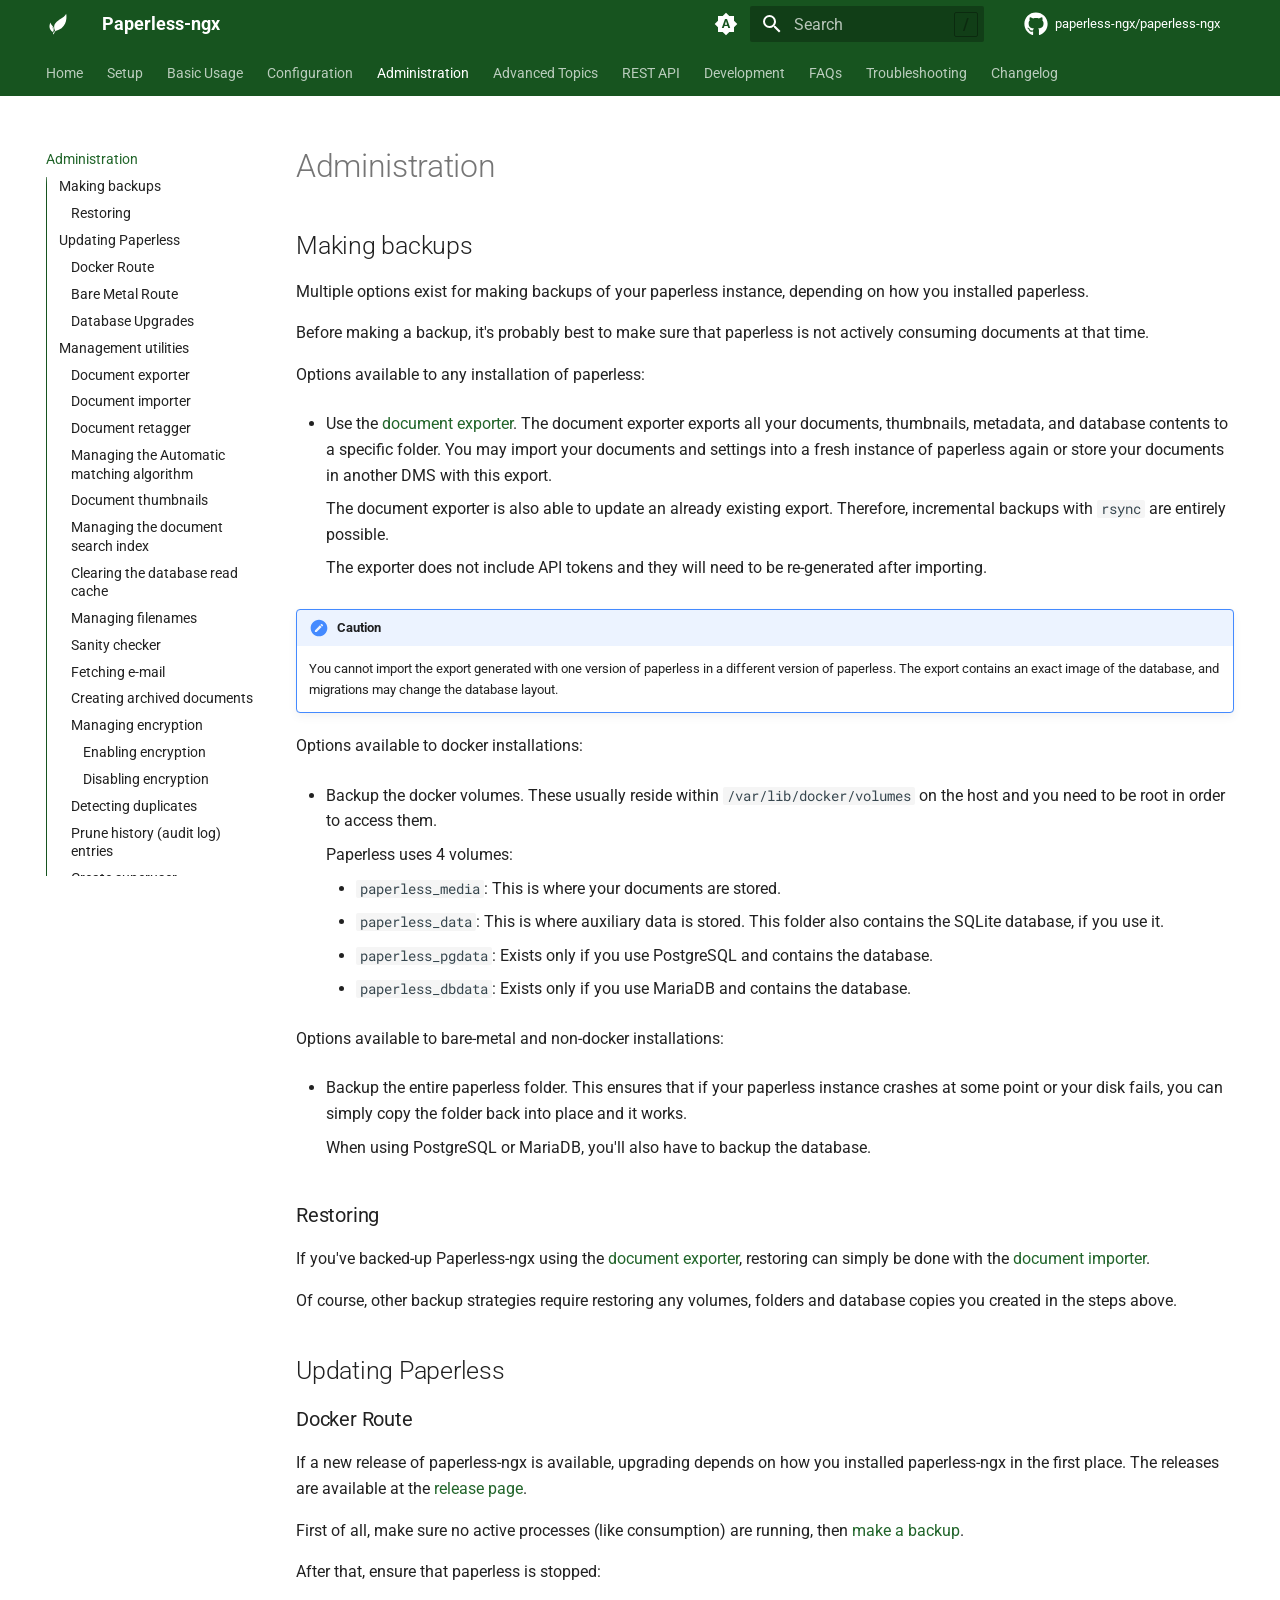
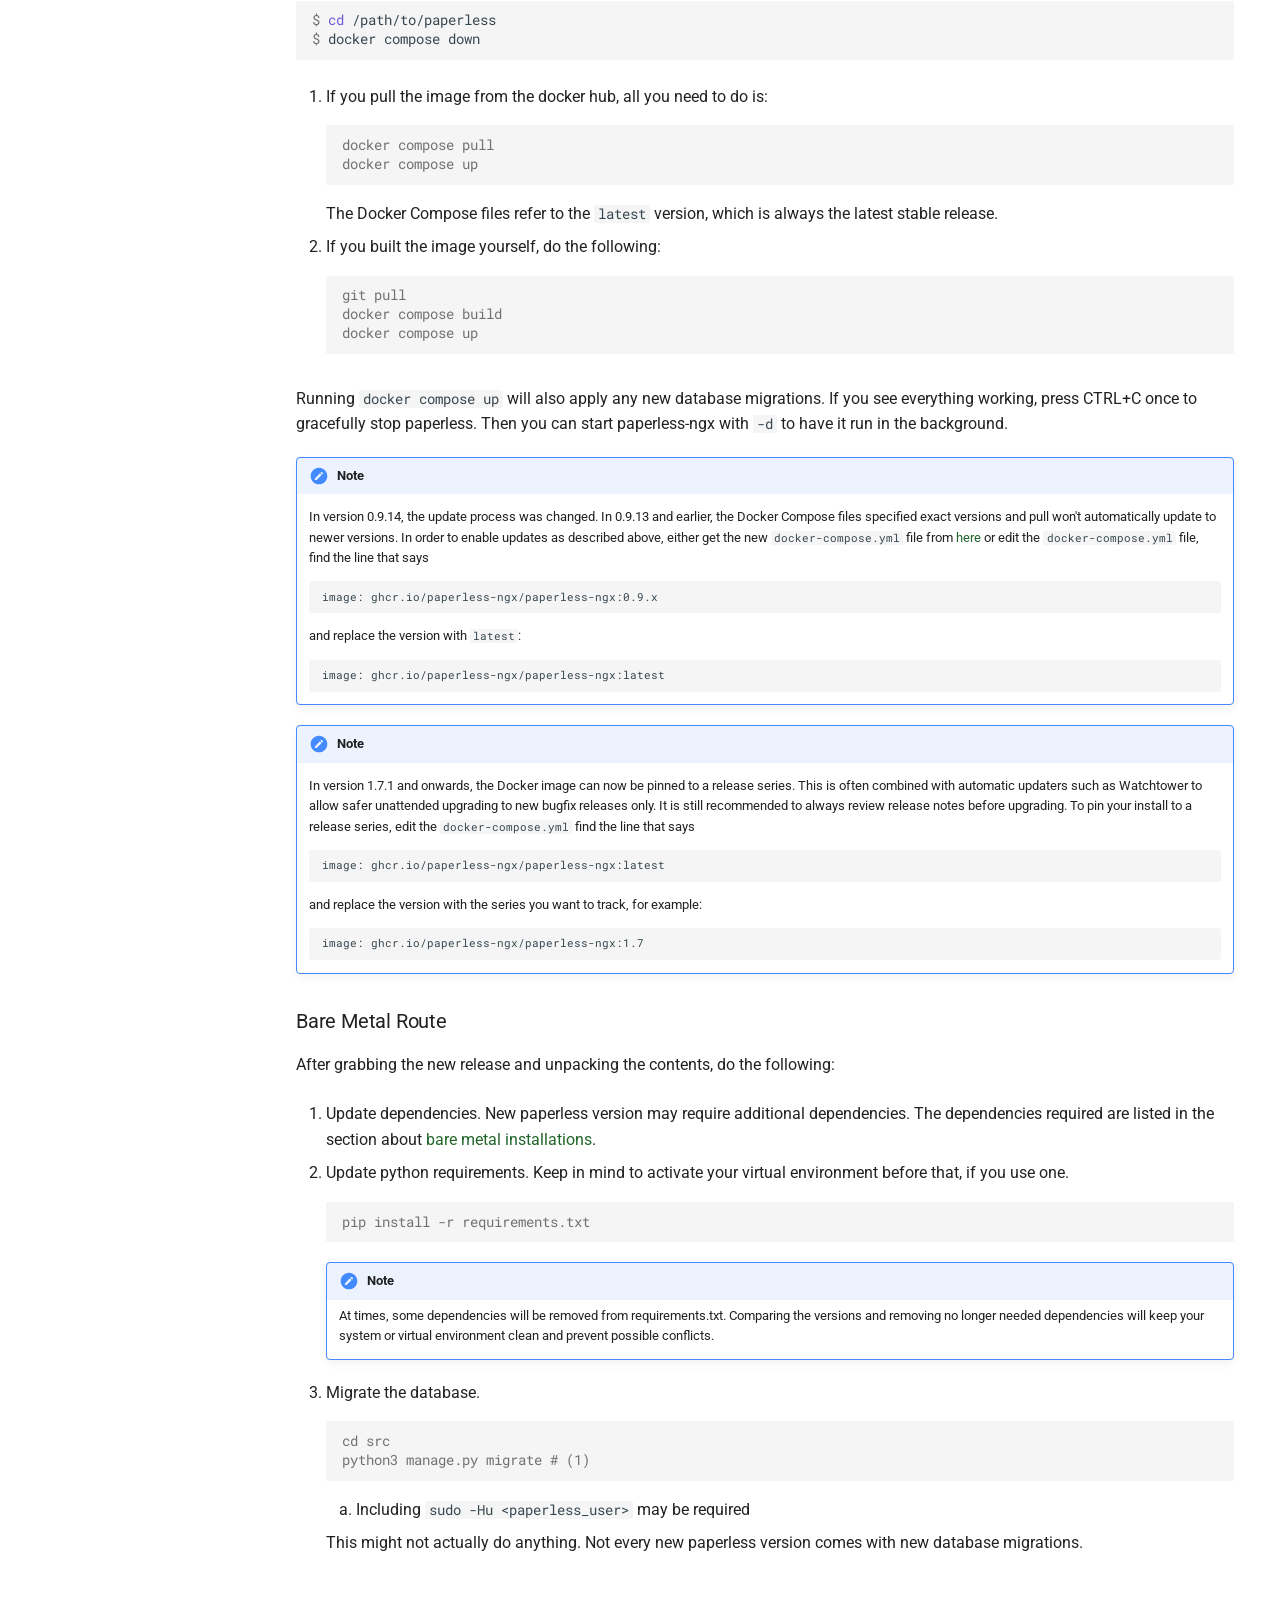
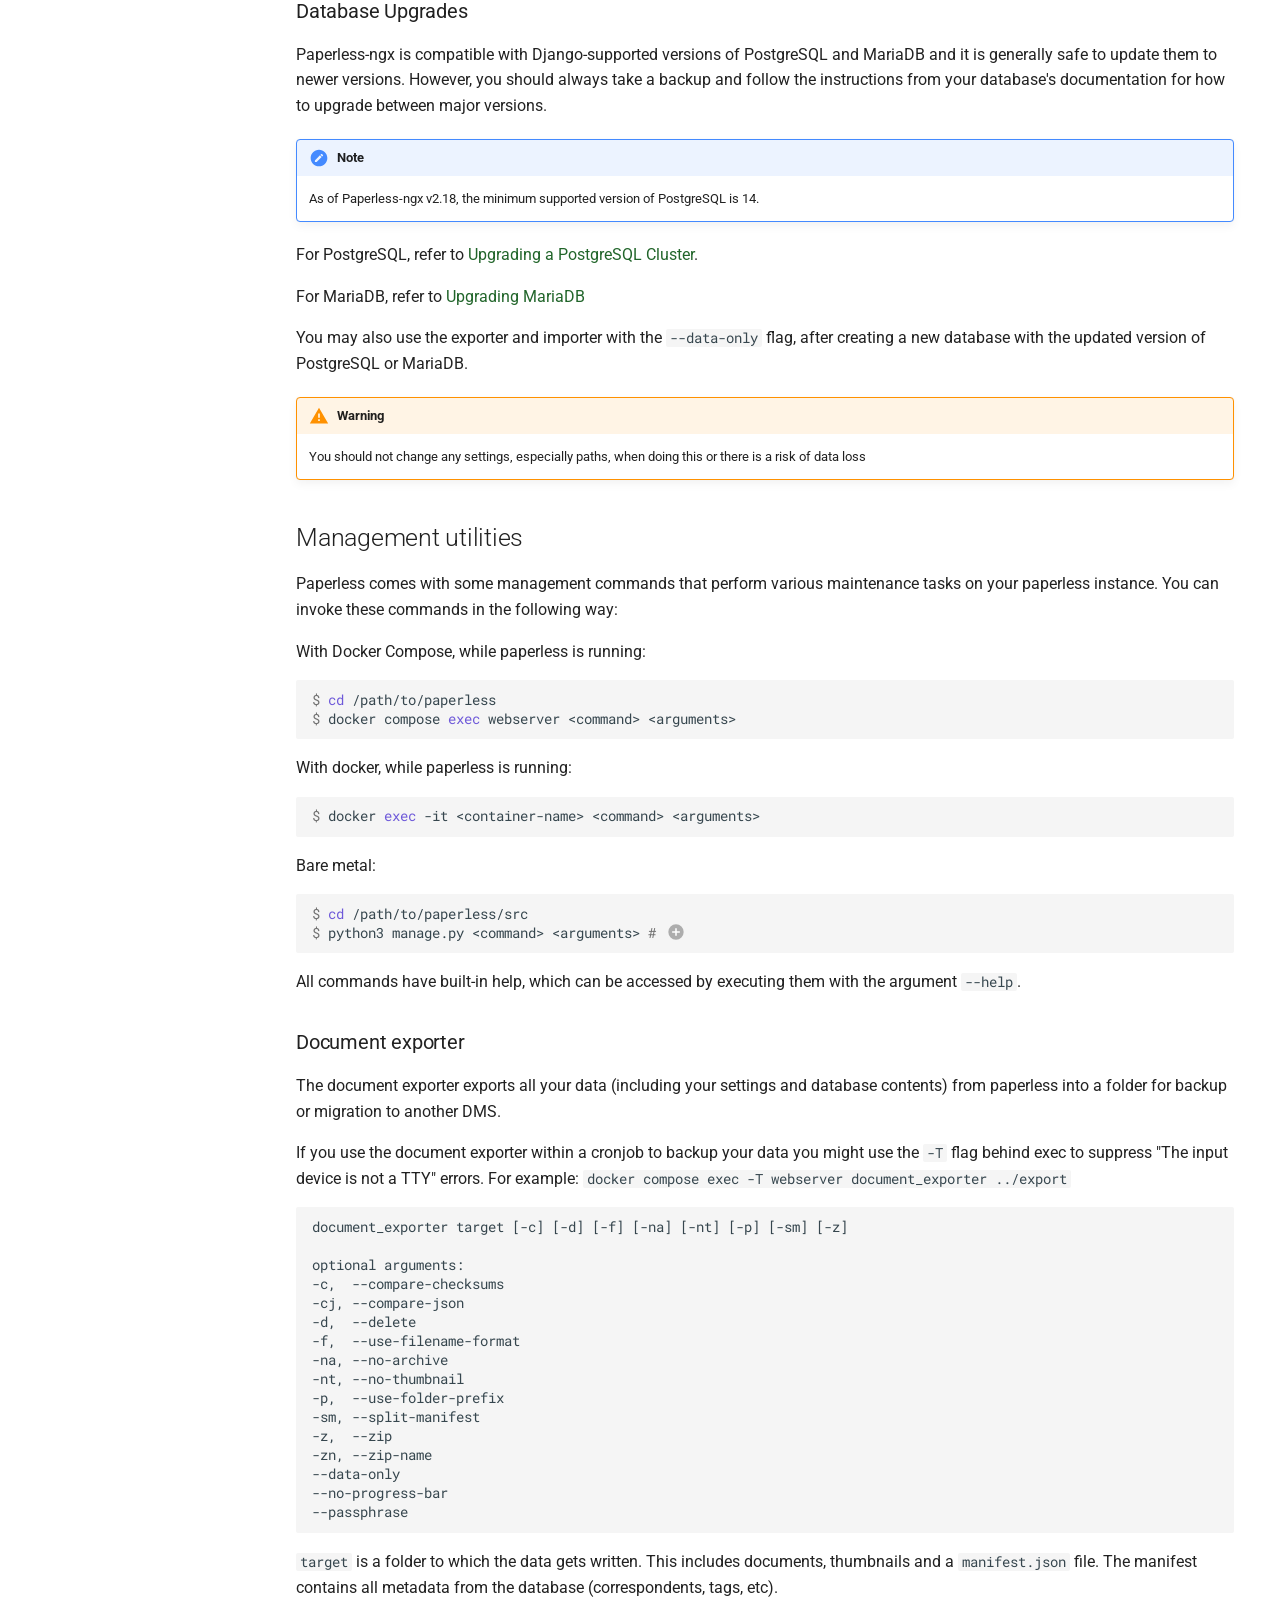
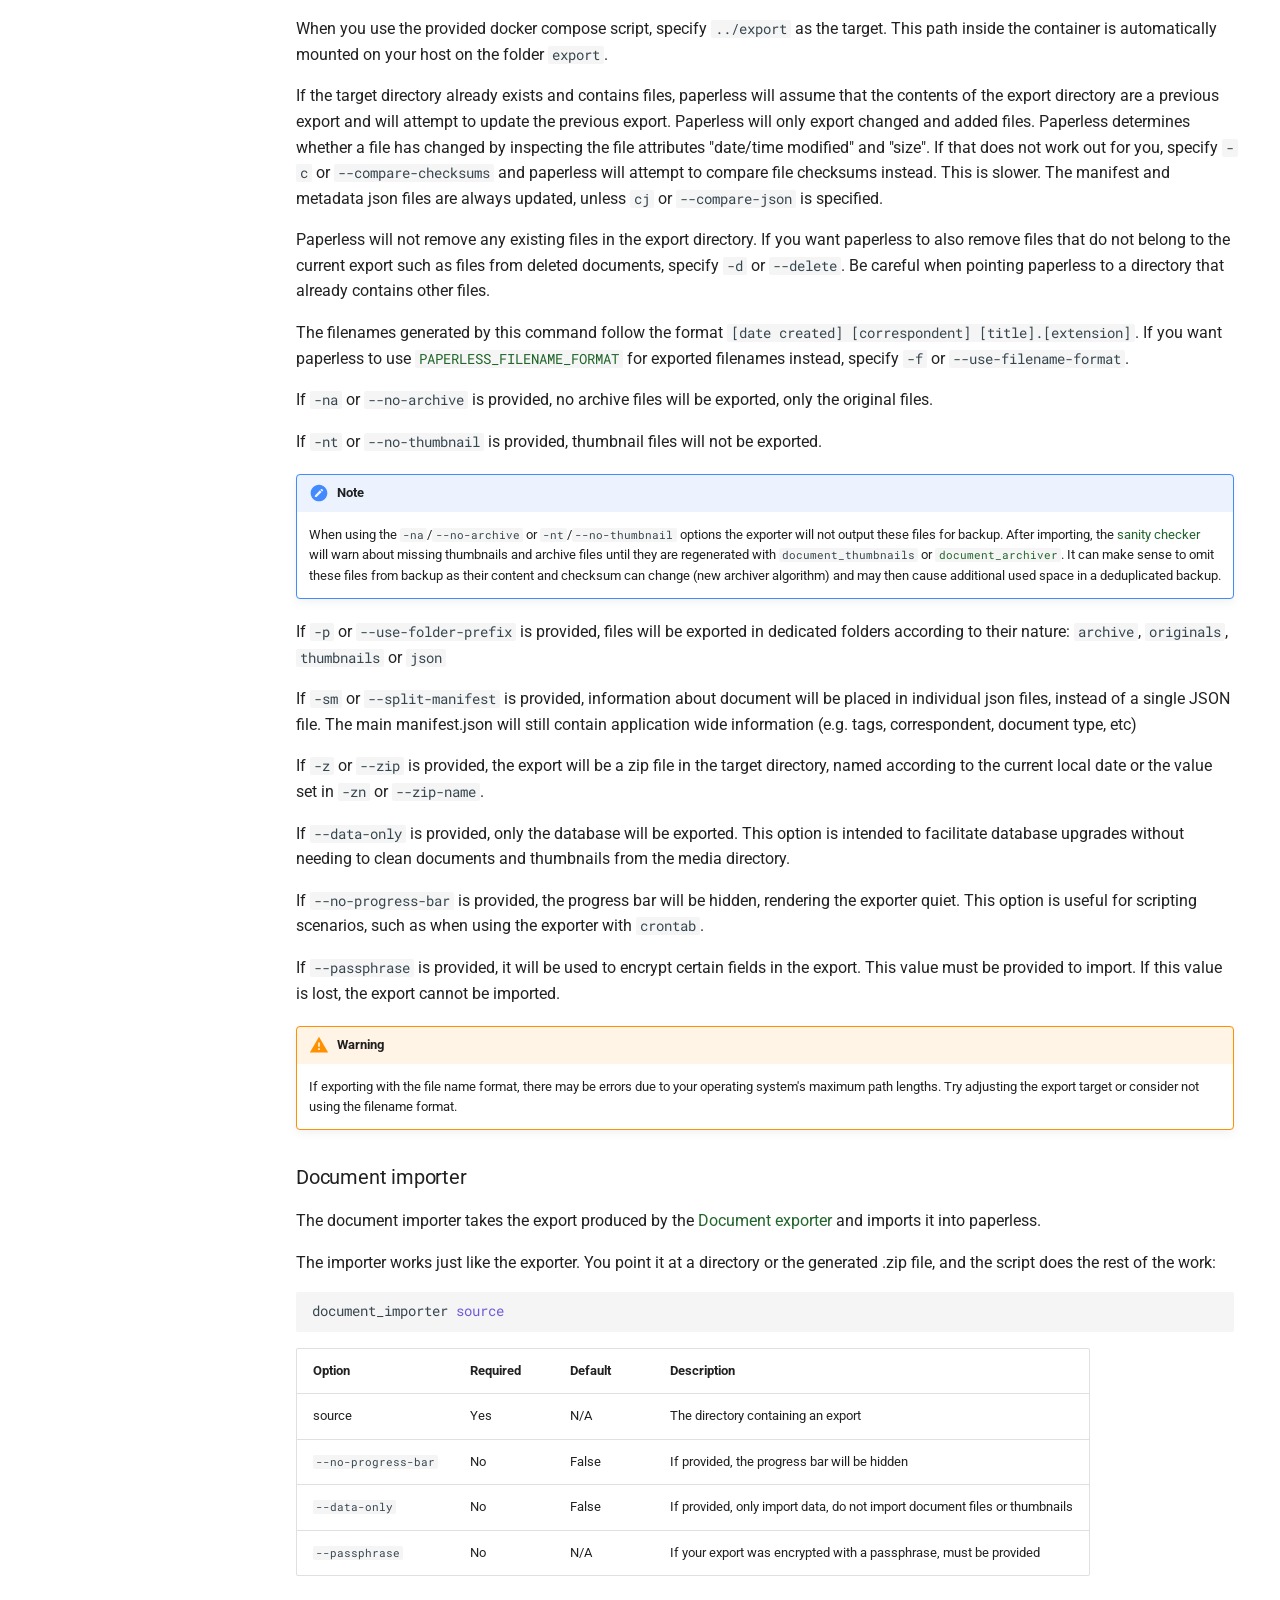
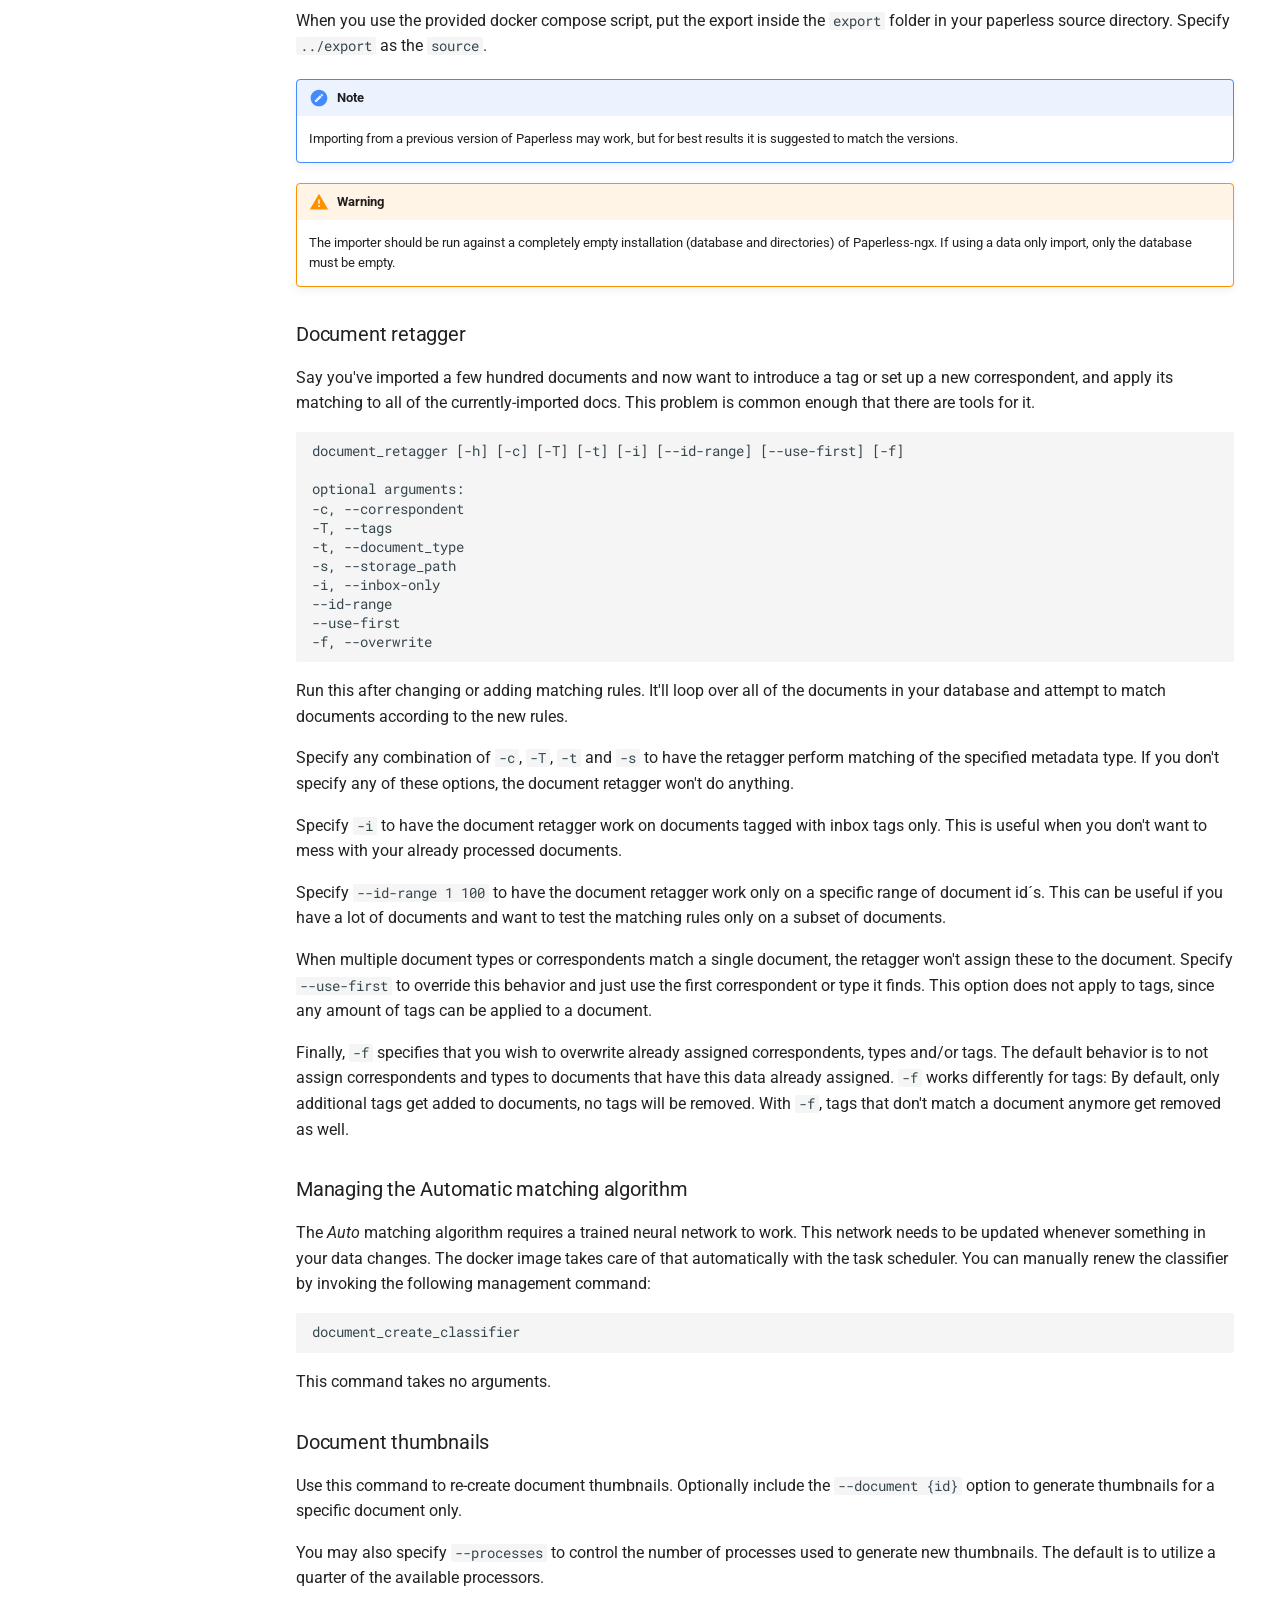
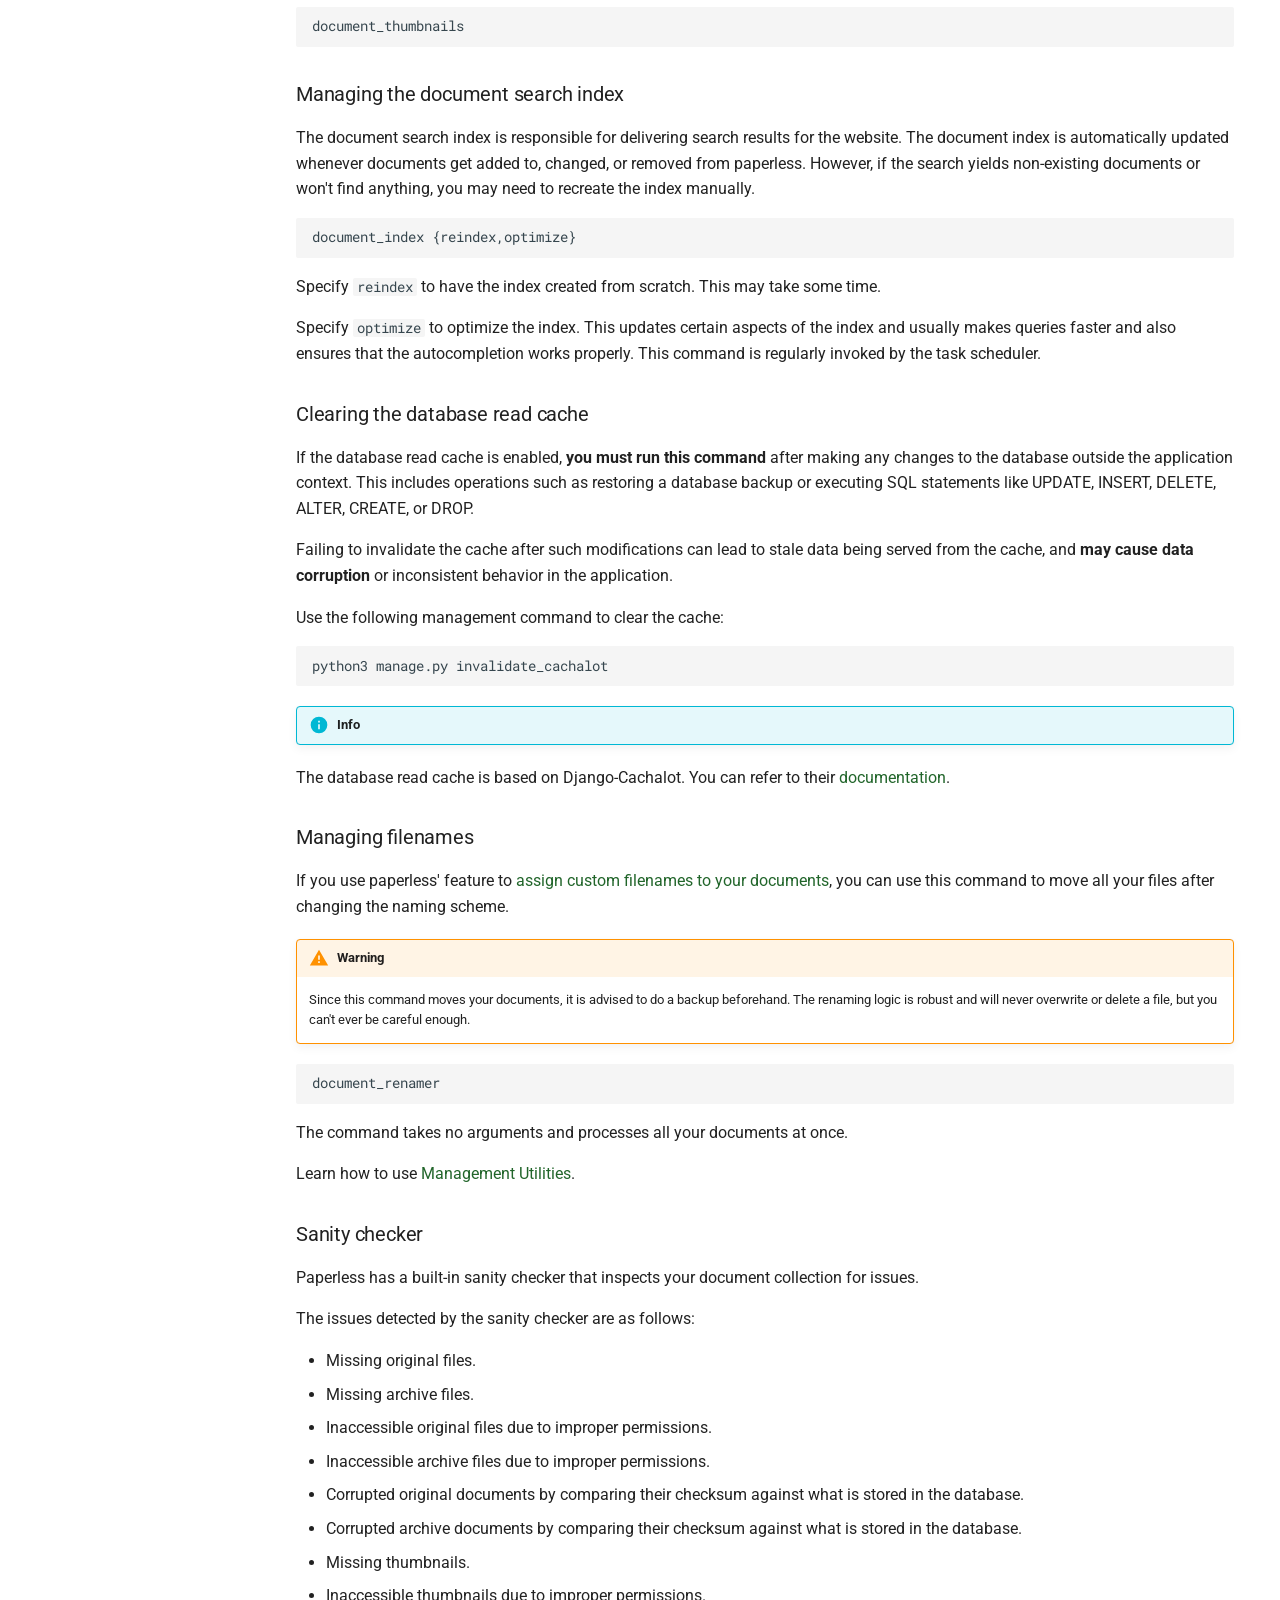
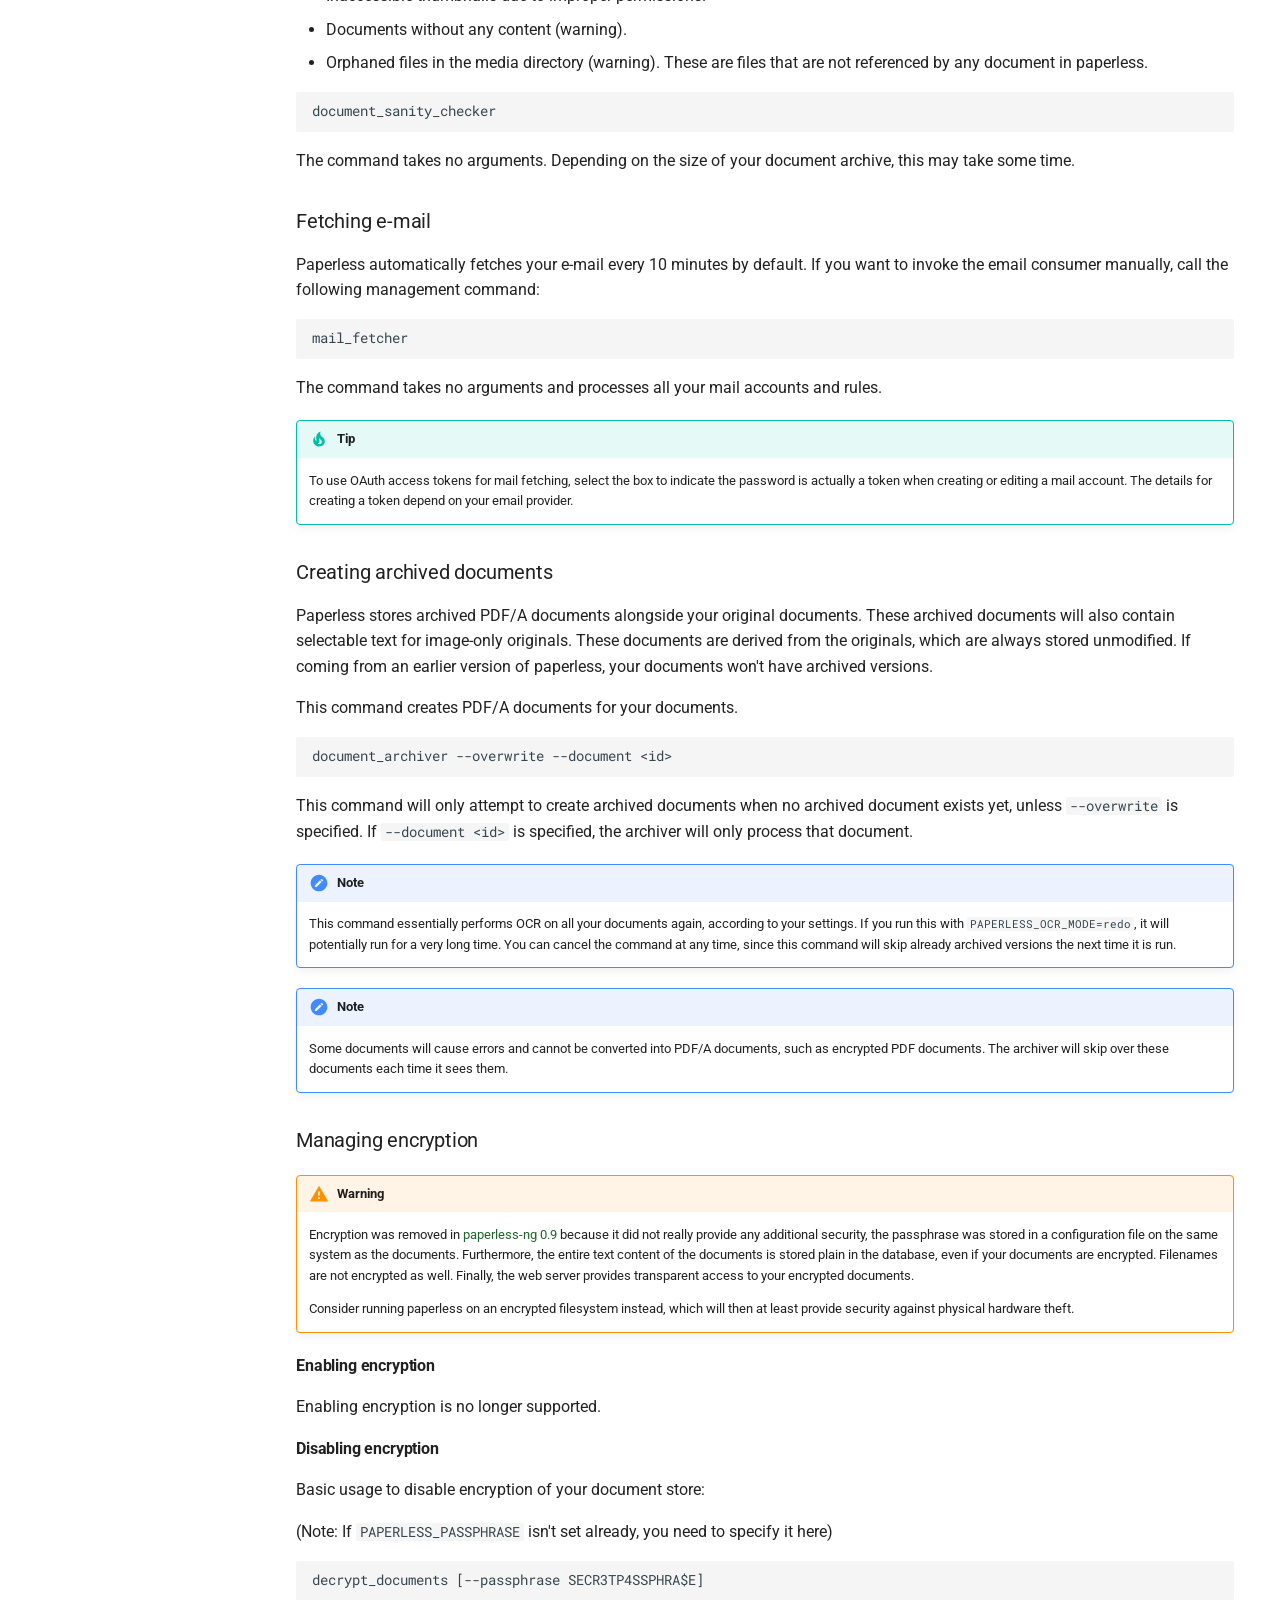
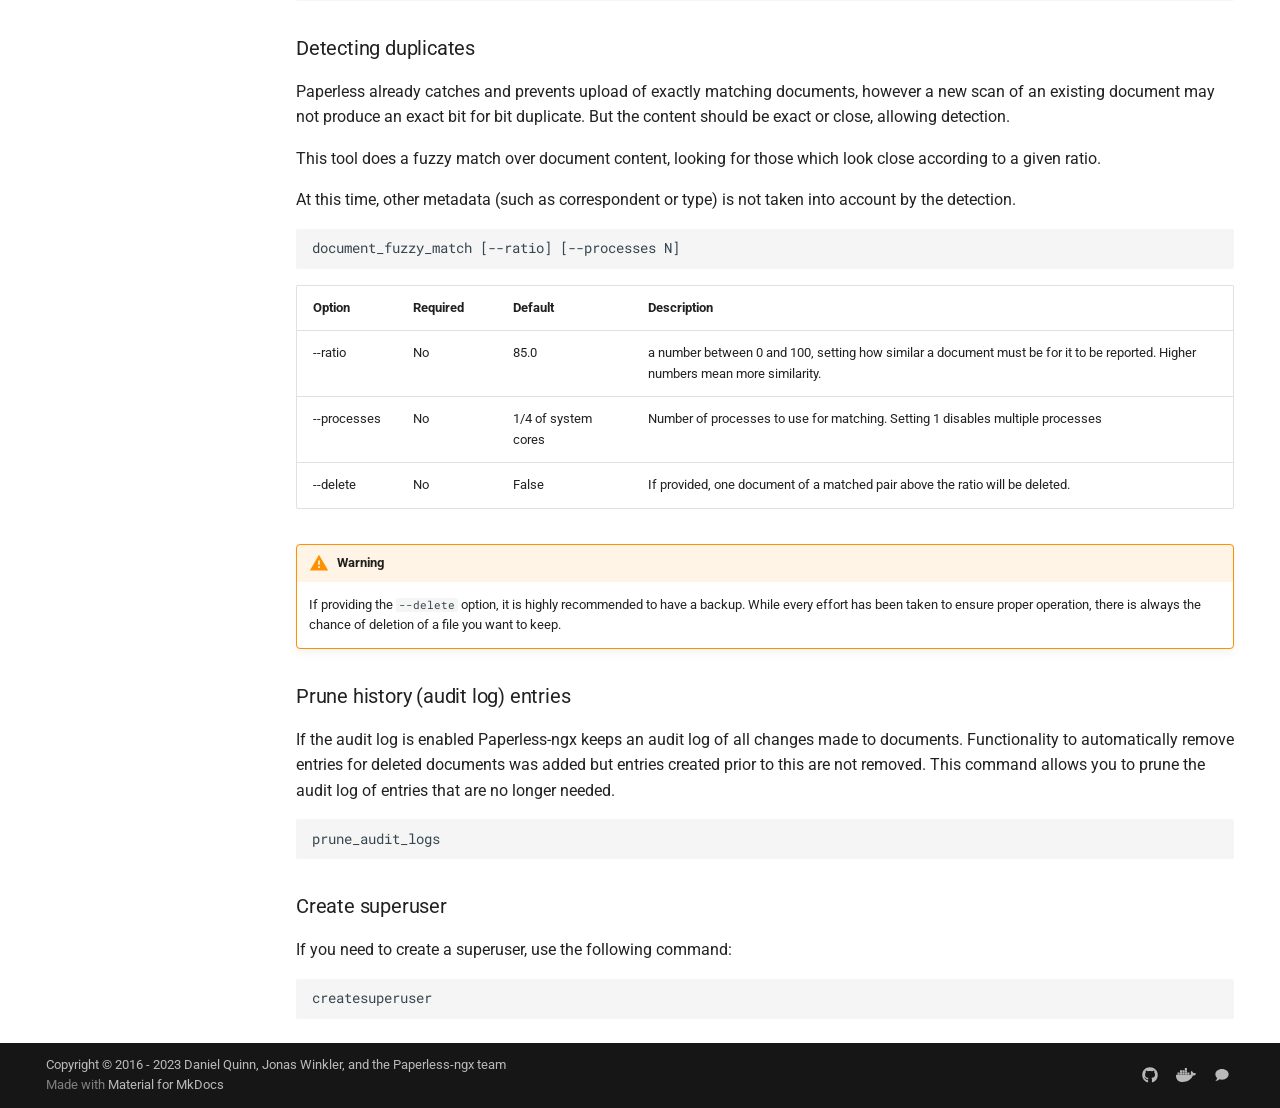
<file: administration/index.html>
<!DOCTYPE html><html lang="en" class="no-js"><head>
    
      <meta charset="utf-8">
      <meta name="viewport" content="width=device-width,initial-scale=1">
      
      
      
      
        <link rel="prev" href="../configuration/">
      
      
        <link rel="next" href="../advanced_usage/">
      
      
        
      
      
      <link rel="icon" href="../assets/favicon.png">
      <meta name="generator" content="mkdocs-1.6.1, mkdocs-material-9.7.0">
    
    
      
        <title>Administration - Paperless-ngx</title>
      
    
    
      <link rel="stylesheet" href="../assets/stylesheets/main.618322db.min.css">
      
        
        <link rel="stylesheet" href="../assets/stylesheets/palette.ab4e12ef.min.css">
      
      


    
    
      
    
    
      
        
        
        <link rel="preconnect" href="https://fonts.gstatic.com" crossorigin>
        <link rel="stylesheet" href="https://fonts.googleapis.com/css?family=Roboto:300,300i,400,400i,700,700i%7CRoboto+Mono:400,400i,700,700i&amp;display=fallback">
        <style>:root{--md-text-font:"Roboto";--md-code-font:"Roboto Mono"}</style>
      
    
    
      <link rel="stylesheet" href="../assets/extra.css">
    
    <script>__md_scope=new URL("..",location),__md_hash=e=>[...e].reduce(((e,_)=>(e<<5)-e+_.charCodeAt(0)),0),__md_get=(e,_=localStorage,t=__md_scope)=>JSON.parse(_.getItem(t.pathname+"."+e)),__md_set=(e,_,t=localStorage,a=__md_scope)=>{try{t.setItem(a.pathname+"."+e,JSON.stringify(_))}catch(e){}}</script>
    
      

    
    
  <link href="../assets/stylesheets/glightbox.min.css" rel="stylesheet"><script src="../assets/javascripts/glightbox.min.js"></script><style id="glightbox-style">
            html.glightbox-open { overflow: initial; height: 100%; }
            .gslide-title { margin-top: 0px; user-select: text; }
            .gslide-desc { color: #666; user-select: text; }
            .gslide-image img { background: white; }
            .gscrollbar-fixer { padding-right: 15px; }
            .gdesc-inner { font-size: 0.75rem; }
            body[data-md-color-scheme="slate"] .gdesc-inner { background: var(--md-default-bg-color); }
            body[data-md-color-scheme="slate"] .gslide-title { color: var(--md-default-fg-color); }
            body[data-md-color-scheme="slate"] .gslide-desc { color: var(--md-default-fg-color); }
        </style></head>
  
  
    
    
      
    
    
    
    
    <body dir="ltr" data-md-color-scheme="default" data-md-color-primary="indigo" data-md-color-accent="indigo">
  
    
    <input class="md-toggle" data-md-toggle="drawer" type="checkbox" id="__drawer" autocomplete="off">
    <input class="md-toggle" data-md-toggle="search" type="checkbox" id="__search" autocomplete="off">
    <label class="md-overlay" for="__drawer"></label>
    <div data-md-component="skip">
      
        
        <a href="#administration" class="md-skip">
          Skip to content
        </a>
      
    </div>
    <div data-md-component="announce">
      
    </div>
    
    
      

<header class="md-header" data-md-component="header">
  <nav class="md-header__inner md-grid" aria-label="Header">
    <a href=".." title="Paperless-ngx" class="md-header__button md-logo" aria-label="Paperless-ngx" data-md-component="logo">
      
  <img src="../assets/logo.svg" alt="logo">

    </a>
    <label class="md-header__button md-icon" for="__drawer">
      
      <svg xmlns="http://www.w3.org/2000/svg" viewBox="0 0 24 24"><path d="M3 6h18v2H3zm0 5h18v2H3zm0 5h18v2H3z"></path></svg>
    </label>
    <div class="md-header__title" data-md-component="header-title">
      <div class="md-header__ellipsis">
        <div class="md-header__topic">
          <span class="md-ellipsis">
            Paperless-ngx
          </span>
        </div>
        <div class="md-header__topic" data-md-component="header-topic">
          <span class="md-ellipsis">
            
              Administration
            
          </span>
        </div>
      </div>
    </div>
    
      
        <form class="md-header__option" data-md-component="palette">
  
    
    
    
    <input class="md-option" data-md-color-media="(prefers-color-scheme)" data-md-color-scheme="default" data-md-color-primary="indigo" data-md-color-accent="indigo" aria-label="Switch to light mode" type="radio" name="__palette" id="__palette_0">
    
      <label class="md-header__button md-icon" title="Switch to light mode" for="__palette_1" hidden>
        <svg xmlns="http://www.w3.org/2000/svg" viewBox="0 0 24 24"><path d="m14.3 16-.7-2h-3.2l-.7 2H7.8L11 7h2l3.2 9zM20 8.69V4h-4.69L12 .69 8.69 4H4v4.69L.69 12 4 15.31V20h4.69L12 23.31 15.31 20H20v-4.69L23.31 12zm-9.15 3.96h2.3L12 9z"></path></svg>
      </label>
    
  
    
    
    
    <input class="md-option" data-md-color-media="(prefers-color-scheme: light)" data-md-color-scheme="default" data-md-color-primary="indigo" data-md-color-accent="indigo" aria-label="Switch to dark mode" type="radio" name="__palette" id="__palette_1">
    
      <label class="md-header__button md-icon" title="Switch to dark mode" for="__palette_2" hidden>
        <svg xmlns="http://www.w3.org/2000/svg" viewBox="0 0 24 24"><path d="M12 8a4 4 0 0 0-4 4 4 4 0 0 0 4 4 4 4 0 0 0 4-4 4 4 0 0 0-4-4m0 10a6 6 0 0 1-6-6 6 6 0 0 1 6-6 6 6 0 0 1 6 6 6 6 0 0 1-6 6m8-9.31V4h-4.69L12 .69 8.69 4H4v4.69L.69 12 4 15.31V20h4.69L12 23.31 15.31 20H20v-4.69L23.31 12z"></path></svg>
      </label>
    
  
    
    
    
    <input class="md-option" data-md-color-media="(prefers-color-scheme: dark)" data-md-color-scheme="slate" data-md-color-primary="indigo" data-md-color-accent="indigo" aria-label="Switch to system preference" type="radio" name="__palette" id="__palette_2">
    
      <label class="md-header__button md-icon" title="Switch to system preference" for="__palette_0" hidden>
        <svg xmlns="http://www.w3.org/2000/svg" viewBox="0 0 24 24"><path d="M12 18c-.89 0-1.74-.2-2.5-.55C11.56 16.5 13 14.42 13 12s-1.44-4.5-3.5-5.45C10.26 6.2 11.11 6 12 6a6 6 0 0 1 6 6 6 6 0 0 1-6 6m8-9.31V4h-4.69L12 .69 8.69 4H4v4.69L.69 12 4 15.31V20h4.69L12 23.31 15.31 20H20v-4.69L23.31 12z"></path></svg>
      </label>
    
  
</form>
      
    
    
      <script>var palette=__md_get("__palette");if(palette&&palette.color){if("(prefers-color-scheme)"===palette.color.media){var media=matchMedia("(prefers-color-scheme: light)"),input=document.querySelector(media.matches?"[data-md-color-media='(prefers-color-scheme: light)']":"[data-md-color-media='(prefers-color-scheme: dark)']");palette.color.media=input.getAttribute("data-md-color-media"),palette.color.scheme=input.getAttribute("data-md-color-scheme"),palette.color.primary=input.getAttribute("data-md-color-primary"),palette.color.accent=input.getAttribute("data-md-color-accent")}for(var[key,value]of Object.entries(palette.color))document.body.setAttribute("data-md-color-"+key,value)}</script>
    
    
    
      
      
        <label class="md-header__button md-icon" for="__search">
          
          <svg xmlns="http://www.w3.org/2000/svg" viewBox="0 0 24 24"><path d="M9.5 3A6.5 6.5 0 0 1 16 9.5c0 1.61-.59 3.09-1.56 4.23l.27.27h.79l5 5-1.5 1.5-5-5v-.79l-.27-.27A6.52 6.52 0 0 1 9.5 16 6.5 6.5 0 0 1 3 9.5 6.5 6.5 0 0 1 9.5 3m0 2C7 5 5 7 5 9.5S7 14 9.5 14 14 12 14 9.5 12 5 9.5 5"></path></svg>
        </label>
        <div class="md-search" data-md-component="search" role="dialog">
  <label class="md-search__overlay" for="__search"></label>
  <div class="md-search__inner" role="search">
    <form class="md-search__form" name="search">
      <input type="text" class="md-search__input" name="query" aria-label="Search" placeholder="Search" autocapitalize="off" autocorrect="off" autocomplete="off" spellcheck="false" data-md-component="search-query" required>
      <label class="md-search__icon md-icon" for="__search">
        
        <svg xmlns="http://www.w3.org/2000/svg" viewBox="0 0 24 24"><path d="M9.5 3A6.5 6.5 0 0 1 16 9.5c0 1.61-.59 3.09-1.56 4.23l.27.27h.79l5 5-1.5 1.5-5-5v-.79l-.27-.27A6.52 6.52 0 0 1 9.5 16 6.5 6.5 0 0 1 3 9.5 6.5 6.5 0 0 1 9.5 3m0 2C7 5 5 7 5 9.5S7 14 9.5 14 14 12 14 9.5 12 5 9.5 5"></path></svg>
        
        <svg xmlns="http://www.w3.org/2000/svg" viewBox="0 0 24 24"><path d="M20 11v2H8l5.5 5.5-1.42 1.42L4.16 12l7.92-7.92L13.5 5.5 8 11z"></path></svg>
      </label>
      <nav class="md-search__options" aria-label="Search">
        
        <button type="reset" class="md-search__icon md-icon" title="Clear" aria-label="Clear" tabindex="-1">
          
          <svg xmlns="http://www.w3.org/2000/svg" viewBox="0 0 24 24"><path d="M19 6.41 17.59 5 12 10.59 6.41 5 5 6.41 10.59 12 5 17.59 6.41 19 12 13.41 17.59 19 19 17.59 13.41 12z"></path></svg>
        </button>
      </nav>
      
    </form>
    <div class="md-search__output">
      <div class="md-search__scrollwrap" tabindex="0" data-md-scrollfix>
        <div class="md-search-result" data-md-component="search-result">
          <div class="md-search-result__meta">
            Initializing search
          </div>
          <ol class="md-search-result__list" role="presentation"></ol>
        </div>
      </div>
    </div>
  </div>
</div>
      
    
    
      <div class="md-header__source">
        <a href="https://github.com/paperless-ngx/paperless-ngx" title="Go to repository" class="md-source" data-md-component="source">
  <div class="md-source__icon md-icon">
    
    <svg xmlns="http://www.w3.org/2000/svg" viewBox="0 0 512 512"><!--! Font Awesome Free 7.1.0 by @fontawesome - https://fontawesome.com License - https://fontawesome.com/license/free (Icons: CC BY 4.0, Fonts: SIL OFL 1.1, Code: MIT License) Copyright 2025 Fonticons, Inc.--><path d="M173.9 397.4c0 2-2.3 3.6-5.2 3.6-3.3.3-5.6-1.3-5.6-3.6 0-2 2.3-3.6 5.2-3.6 3-.3 5.6 1.3 5.6 3.6m-31.1-4.5c-.7 2 1.3 4.3 4.3 4.9 2.6 1 5.6 0 6.2-2s-1.3-4.3-4.3-5.2c-2.6-.7-5.5.3-6.2 2.3m44.2-1.7c-2.9.7-4.9 2.6-4.6 4.9.3 2 2.9 3.3 5.9 2.6 2.9-.7 4.9-2.6 4.6-4.6-.3-1.9-3-3.2-5.9-2.9M252.8 8C114.1 8 8 113.3 8 252c0 110.9 69.8 205.8 169.5 239.2 12.8 2.3 17.3-5.6 17.3-12.1 0-6.2-.3-40.4-.3-61.4 0 0-70 15-84.7-29.8 0 0-11.4-29.1-27.8-36.6 0 0-22.9-15.7 1.6-15.4 0 0 24.9 2 38.6 25.8 21.9 38.6 58.6 27.5 72.9 20.9 2.3-16 8.8-27.1 16-33.7-55.9-6.2-112.3-14.3-112.3-110.5 0-27.5 7.6-41.3 23.6-58.9-2.6-6.5-11.1-33.3 2.6-67.9 20.9-6.5 69 27 69 27 20-5.6 41.5-8.5 62.8-8.5s42.8 2.9 62.8 8.5c0 0 48.1-33.6 69-27 13.7 34.7 5.2 61.4 2.6 67.9 16 17.7 25.8 31.5 25.8 58.9 0 96.5-58.9 104.2-114.8 110.5 9.2 7.9 17 22.9 17 46.4 0 33.7-.3 75.4-.3 83.6 0 6.5 4.6 14.4 17.3 12.1C436.2 457.8 504 362.9 504 252 504 113.3 391.5 8 252.8 8M105.2 352.9c-1.3 1-1 3.3.7 5.2 1.6 1.6 3.9 2.3 5.2 1 1.3-1 1-3.3-.7-5.2-1.6-1.6-3.9-2.3-5.2-1m-10.8-8.1c-.7 1.3.3 2.9 2.3 3.9 1.6 1 3.6.7 4.3-.7.7-1.3-.3-2.9-2.3-3.9-2-.6-3.6-.3-4.3.7m32.4 35.6c-1.6 1.3-1 4.3 1.3 6.2 2.3 2.3 5.2 2.6 6.5 1 1.3-1.3.7-4.3-1.3-6.2-2.2-2.3-5.2-2.6-6.5-1m-11.4-14.7c-1.6 1-1.6 3.6 0 5.9s4.3 3.3 5.6 2.3c1.6-1.3 1.6-3.9 0-6.2-1.4-2.3-4-3.3-5.6-2"></path></svg>
  </div>
  <div class="md-source__repository">
    paperless-ngx/paperless-ngx
  </div>
</a>
      </div>
    
  </nav>
  
</header>
    
    <div class="md-container" data-md-component="container">
      
      
        
          
            
<nav class="md-tabs" aria-label="Tabs" data-md-component="tabs">
  <div class="md-grid">
    <ul class="md-tabs__list">
      
        
  
  
  
  
    <li class="md-tabs__item">
      <a href=".." class="md-tabs__link">
        
  
  
    
  
  Home

      </a>
    </li>
  

      
        
  
  
  
  
    <li class="md-tabs__item">
      <a href="../setup/" class="md-tabs__link">
        
  
  
    
  
  Setup

      </a>
    </li>
  

      
        
  
  
  
  
    <li class="md-tabs__item">
      <a href="../usage/" class="md-tabs__link">
        
  
  
    
  
  Basic Usage

      </a>
    </li>
  

      
        
  
  
  
  
    <li class="md-tabs__item">
      <a href="../configuration/" class="md-tabs__link">
        
  
  
    
  
  Configuration

      </a>
    </li>
  

      
        
  
  
  
    
  
  
    <li class="md-tabs__item md-tabs__item--active">
      <a href="./" class="md-tabs__link">
        
  
  
    
  
  Administration

      </a>
    </li>
  

      
        
  
  
  
  
    <li class="md-tabs__item">
      <a href="../advanced_usage/" class="md-tabs__link">
        
  
  
    
  
  Advanced Topics

      </a>
    </li>
  

      
        
  
  
  
  
    <li class="md-tabs__item">
      <a href="../api/" class="md-tabs__link">
        
  
  
    
  
  REST API

      </a>
    </li>
  

      
        
  
  
  
  
    <li class="md-tabs__item">
      <a href="../development/" class="md-tabs__link">
        
  
  
    
  
  Development

      </a>
    </li>
  

      
        
  
  
  
  
    <li class="md-tabs__item">
      <a href="../faq/" class="md-tabs__link">
        
  
  
    
  
  FAQs

      </a>
    </li>
  

      
        
  
  
  
  
    <li class="md-tabs__item">
      <a href="../troubleshooting/" class="md-tabs__link">
        
  
  
    
  
  Troubleshooting

      </a>
    </li>
  

      
        
  
  
  
  
    <li class="md-tabs__item">
      <a href="../changelog/" class="md-tabs__link">
        
  
  
    
  
  Changelog

      </a>
    </li>
  

      
    </ul>
  </div>
</nav>
          
        
      
      <main class="md-main" data-md-component="main">
        <div class="md-main__inner md-grid">
          
            
              
              <div class="md-sidebar md-sidebar--primary" data-md-component="sidebar" data-md-type="navigation">
                <div class="md-sidebar__scrollwrap">
                  <div class="md-sidebar__inner">
                    


  


  

<nav class="md-nav md-nav--primary md-nav--lifted md-nav--integrated" aria-label="Navigation" data-md-level="0">
  <label class="md-nav__title" for="__drawer">
    <a href=".." title="Paperless-ngx" class="md-nav__button md-logo" aria-label="Paperless-ngx" data-md-component="logo">
      
  <img src="../assets/logo.svg" alt="logo">

    </a>
    Paperless-ngx
  </label>
  
    <div class="md-nav__source">
      <a href="https://github.com/paperless-ngx/paperless-ngx" title="Go to repository" class="md-source" data-md-component="source">
  <div class="md-source__icon md-icon">
    
    <svg xmlns="http://www.w3.org/2000/svg" viewBox="0 0 512 512"><!--! Font Awesome Free 7.1.0 by @fontawesome - https://fontawesome.com License - https://fontawesome.com/license/free (Icons: CC BY 4.0, Fonts: SIL OFL 1.1, Code: MIT License) Copyright 2025 Fonticons, Inc.--><path d="M173.9 397.4c0 2-2.3 3.6-5.2 3.6-3.3.3-5.6-1.3-5.6-3.6 0-2 2.3-3.6 5.2-3.6 3-.3 5.6 1.3 5.6 3.6m-31.1-4.5c-.7 2 1.3 4.3 4.3 4.9 2.6 1 5.6 0 6.2-2s-1.3-4.3-4.3-5.2c-2.6-.7-5.5.3-6.2 2.3m44.2-1.7c-2.9.7-4.9 2.6-4.6 4.9.3 2 2.9 3.3 5.9 2.6 2.9-.7 4.9-2.6 4.6-4.6-.3-1.9-3-3.2-5.9-2.9M252.8 8C114.1 8 8 113.3 8 252c0 110.9 69.8 205.8 169.5 239.2 12.8 2.3 17.3-5.6 17.3-12.1 0-6.2-.3-40.4-.3-61.4 0 0-70 15-84.7-29.8 0 0-11.4-29.1-27.8-36.6 0 0-22.9-15.7 1.6-15.4 0 0 24.9 2 38.6 25.8 21.9 38.6 58.6 27.5 72.9 20.9 2.3-16 8.8-27.1 16-33.7-55.9-6.2-112.3-14.3-112.3-110.5 0-27.5 7.6-41.3 23.6-58.9-2.6-6.5-11.1-33.3 2.6-67.9 20.9-6.5 69 27 69 27 20-5.6 41.5-8.5 62.8-8.5s42.8 2.9 62.8 8.5c0 0 48.1-33.6 69-27 13.7 34.7 5.2 61.4 2.6 67.9 16 17.7 25.8 31.5 25.8 58.9 0 96.5-58.9 104.2-114.8 110.5 9.2 7.9 17 22.9 17 46.4 0 33.7-.3 75.4-.3 83.6 0 6.5 4.6 14.4 17.3 12.1C436.2 457.8 504 362.9 504 252 504 113.3 391.5 8 252.8 8M105.2 352.9c-1.3 1-1 3.3.7 5.2 1.6 1.6 3.9 2.3 5.2 1 1.3-1 1-3.3-.7-5.2-1.6-1.6-3.9-2.3-5.2-1m-10.8-8.1c-.7 1.3.3 2.9 2.3 3.9 1.6 1 3.6.7 4.3-.7.7-1.3-.3-2.9-2.3-3.9-2-.6-3.6-.3-4.3.7m32.4 35.6c-1.6 1.3-1 4.3 1.3 6.2 2.3 2.3 5.2 2.6 6.5 1 1.3-1.3.7-4.3-1.3-6.2-2.2-2.3-5.2-2.6-6.5-1m-11.4-14.7c-1.6 1-1.6 3.6 0 5.9s4.3 3.3 5.6 2.3c1.6-1.3 1.6-3.9 0-6.2-1.4-2.3-4-3.3-5.6-2"></path></svg>
  </div>
  <div class="md-source__repository">
    paperless-ngx/paperless-ngx
  </div>
</a>
    </div>
  
  <ul class="md-nav__list" data-md-scrollfix>
    
      
      
  
  
  
  
    <li class="md-nav__item">
      <a href=".." class="md-nav__link">
        
  
  
  <span class="md-ellipsis">
    
  
    Home
  

    
  </span>
  
  

      </a>
    </li>
  

    
      
      
  
  
  
  
    <li class="md-nav__item">
      <a href="../setup/" class="md-nav__link">
        
  
  
  <span class="md-ellipsis">
    
  
    Setup
  

    
  </span>
  
  

      </a>
    </li>
  

    
      
      
  
  
  
  
    <li class="md-nav__item">
      <a href="../usage/" class="md-nav__link">
        
  
  
  <span class="md-ellipsis">
    
  
    Basic Usage
  

    
  </span>
  
  

      </a>
    </li>
  

    
      
      
  
  
  
  
    <li class="md-nav__item">
      <a href="../configuration/" class="md-nav__link">
        
  
  
  <span class="md-ellipsis">
    
  
    Configuration
  

    
  </span>
  
  

      </a>
    </li>
  

    
      
      
  
  
    
  
  
  
    <li class="md-nav__item md-nav__item--active">
      
      <input class="md-nav__toggle md-toggle" type="checkbox" id="__toc">
      
      
        
      
      
        <label class="md-nav__link md-nav__link--active" for="__toc">
          
  
  
  <span class="md-ellipsis">
    
  
    Administration
  

    
  </span>
  
  

          <span class="md-nav__icon md-icon"></span>
        </label>
      
      <a href="./" class="md-nav__link md-nav__link--active">
        
  
  
  <span class="md-ellipsis">
    
  
    Administration
  

    
  </span>
  
  

      </a>
      
        

<nav class="md-nav md-nav--secondary" aria-label="Table of contents">
  
  
  
    
  
  
    <label class="md-nav__title" for="__toc">
      <span class="md-nav__icon md-icon"></span>
      Table of contents
    </label>
    <ul class="md-nav__list" data-md-component="toc" data-md-scrollfix>
      
        <li class="md-nav__item">
  <a href="#backup" class="md-nav__link">
    <span class="md-ellipsis">
      
        Making backups
      
    </span>
  </a>
  
    <nav class="md-nav" aria-label="Making backups">
      <ul class="md-nav__list">
        
          <li class="md-nav__item">
  <a href="#migrating-restoring" class="md-nav__link">
    <span class="md-ellipsis">
      
        Restoring
      
    </span>
  </a>
  
</li>
        
      </ul>
    </nav>
  
</li>
      
        <li class="md-nav__item">
  <a href="#updating" class="md-nav__link">
    <span class="md-ellipsis">
      
        Updating Paperless
      
    </span>
  </a>
  
    <nav class="md-nav" aria-label="Updating Paperless">
      <ul class="md-nav__list">
        
          <li class="md-nav__item">
  <a href="#docker-updating" class="md-nav__link">
    <span class="md-ellipsis">
      
        Docker Route
      
    </span>
  </a>
  
</li>
        
          <li class="md-nav__item">
  <a href="#bare-metal-updating" class="md-nav__link">
    <span class="md-ellipsis">
      
        Bare Metal Route
      
    </span>
  </a>
  
</li>
        
          <li class="md-nav__item">
  <a href="#database-upgrades" class="md-nav__link">
    <span class="md-ellipsis">
      
        Database Upgrades
      
    </span>
  </a>
  
</li>
        
      </ul>
    </nav>
  
</li>
      
        <li class="md-nav__item">
  <a href="#management-commands" class="md-nav__link">
    <span class="md-ellipsis">
      
        Management utilities
      
    </span>
  </a>
  
    <nav class="md-nav" aria-label="Management utilities">
      <ul class="md-nav__list">
        
          <li class="md-nav__item">
  <a href="#exporter" class="md-nav__link">
    <span class="md-ellipsis">
      
        Document exporter
      
    </span>
  </a>
  
</li>
        
          <li class="md-nav__item">
  <a href="#importer" class="md-nav__link">
    <span class="md-ellipsis">
      
        Document importer
      
    </span>
  </a>
  
</li>
        
          <li class="md-nav__item">
  <a href="#retagger" class="md-nav__link">
    <span class="md-ellipsis">
      
        Document retagger
      
    </span>
  </a>
  
</li>
        
          <li class="md-nav__item">
  <a href="#managing-the-automatic-matching-algorithm" class="md-nav__link">
    <span class="md-ellipsis">
      
        Managing the Automatic matching algorithm
      
    </span>
  </a>
  
</li>
        
          <li class="md-nav__item">
  <a href="#thumbnails" class="md-nav__link">
    <span class="md-ellipsis">
      
        Document thumbnails
      
    </span>
  </a>
  
</li>
        
          <li class="md-nav__item">
  <a href="#index" class="md-nav__link">
    <span class="md-ellipsis">
      
        Managing the document search index
      
    </span>
  </a>
  
</li>
        
          <li class="md-nav__item">
  <a href="#clearing-the-database-read-cache" class="md-nav__link">
    <span class="md-ellipsis">
      
        Clearing the database read cache
      
    </span>
  </a>
  
</li>
        
          <li class="md-nav__item">
  <a href="#renamer" class="md-nav__link">
    <span class="md-ellipsis">
      
        Managing filenames
      
    </span>
  </a>
  
</li>
        
          <li class="md-nav__item">
  <a href="#sanity-checker" class="md-nav__link">
    <span class="md-ellipsis">
      
        Sanity checker
      
    </span>
  </a>
  
</li>
        
          <li class="md-nav__item">
  <a href="#fetching-e-mail" class="md-nav__link">
    <span class="md-ellipsis">
      
        Fetching e-mail
      
    </span>
  </a>
  
</li>
        
          <li class="md-nav__item">
  <a href="#archiver" class="md-nav__link">
    <span class="md-ellipsis">
      
        Creating archived documents
      
    </span>
  </a>
  
</li>
        
          <li class="md-nav__item">
  <a href="#encryption" class="md-nav__link">
    <span class="md-ellipsis">
      
        Managing encryption
      
    </span>
  </a>
  
    <nav class="md-nav" aria-label="Managing encryption">
      <ul class="md-nav__list">
        
          <li class="md-nav__item">
  <a href="#enabling-encryption" class="md-nav__link">
    <span class="md-ellipsis">
      
        Enabling encryption
      
    </span>
  </a>
  
</li>
        
          <li class="md-nav__item">
  <a href="#disabling-encryption" class="md-nav__link">
    <span class="md-ellipsis">
      
        Disabling encryption
      
    </span>
  </a>
  
</li>
        
      </ul>
    </nav>
  
</li>
        
          <li class="md-nav__item">
  <a href="#fuzzy_duplicate" class="md-nav__link">
    <span class="md-ellipsis">
      
        Detecting duplicates
      
    </span>
  </a>
  
</li>
        
          <li class="md-nav__item">
  <a href="#prune-history" class="md-nav__link">
    <span class="md-ellipsis">
      
        Prune history (audit log) entries
      
    </span>
  </a>
  
</li>
        
          <li class="md-nav__item">
  <a href="#create-superuser" class="md-nav__link">
    <span class="md-ellipsis">
      
        Create superuser
      
    </span>
  </a>
  
</li>
        
      </ul>
    </nav>
  
</li>
      
    </ul>
  
</nav>
      
    </li>
  

    
      
      
  
  
  
  
    <li class="md-nav__item">
      <a href="../advanced_usage/" class="md-nav__link">
        
  
  
  <span class="md-ellipsis">
    
  
    Advanced Topics
  

    
  </span>
  
  

      </a>
    </li>
  

    
      
      
  
  
  
  
    <li class="md-nav__item">
      <a href="../api/" class="md-nav__link">
        
  
  
  <span class="md-ellipsis">
    
  
    REST API
  

    
  </span>
  
  

      </a>
    </li>
  

    
      
      
  
  
  
  
    <li class="md-nav__item">
      <a href="../development/" class="md-nav__link">
        
  
  
  <span class="md-ellipsis">
    
  
    Development
  

    
  </span>
  
  

      </a>
    </li>
  

    
      
      
  
  
  
  
    <li class="md-nav__item">
      <a href="../faq/" class="md-nav__link">
        
  
  
  <span class="md-ellipsis">
    
  
    FAQs
  

    
  </span>
  
  

      </a>
    </li>
  

    
      
      
  
  
  
  
    <li class="md-nav__item">
      <a href="../troubleshooting/" class="md-nav__link">
        
  
  
  <span class="md-ellipsis">
    
  
    Troubleshooting
  

    
  </span>
  
  

      </a>
    </li>
  

    
      
      
  
  
  
  
    <li class="md-nav__item">
      <a href="../changelog/" class="md-nav__link">
        
  
  
  <span class="md-ellipsis">
    
  
    Changelog
  

    
  </span>
  
  

      </a>
    </li>
  

    
  </ul>
</nav>
                  </div>
                </div>
              </div>
            
            
          
          
            <div class="md-content" data-md-component="content">
              
              <article class="md-content__inner md-typeset">
                
                  


  
  


<h1 id="administration">Administration</h1>
<h2 id="backup">Making backups</h2>
<p>Multiple options exist for making backups of your paperless instance,
depending on how you installed paperless.</p>
<p>Before making a backup, it's probably best to make sure that paperless is not actively
consuming documents at that time.</p>
<p>Options available to any installation of paperless:</p>
<ul>
<li>
<p>Use the <a href="#exporter">document exporter</a>. The document exporter exports all your documents,
    thumbnails, metadata, and database contents to a specific folder. You may import your
    documents and settings into a fresh instance of paperless again or store your
    documents in another DMS with this export.</p>
<p>The document exporter is also able to update an already existing
export. Therefore, incremental backups with <code>rsync</code> are entirely
possible.</p>
<p>The exporter does not include API tokens and they will need to be re-generated after importing.</p>
</li>
</ul>
<div class="admonition caution">
<p class="admonition-title">Caution</p>
<p>You cannot import the export generated with one version of paperless in
a different version of paperless. The export contains an exact image of
the database, and migrations may change the database layout.</p>
</div>
<p>Options available to docker installations:</p>
<ul>
<li>
<p>Backup the docker volumes. These usually reside within
    <code>/var/lib/docker/volumes</code> on the host and you need to be root in
    order to access them.</p>
<p>Paperless uses 4 volumes:</p>
<ul>
<li><code>paperless_media</code>: This is where your documents are stored.</li>
<li><code>paperless_data</code>: This is where auxiliary data is stored. This
    folder also contains the SQLite database, if you use it.</li>
<li><code>paperless_pgdata</code>: Exists only if you use PostgreSQL and
    contains the database.</li>
<li><code>paperless_dbdata</code>: Exists only if you use MariaDB and contains
    the database.</li>
</ul>
</li>
</ul>
<p>Options available to bare-metal and non-docker installations:</p>
<ul>
<li>
<p>Backup the entire paperless folder. This ensures that if your
    paperless instance crashes at some point or your disk fails, you can
    simply copy the folder back into place and it works.</p>
<p>When using PostgreSQL or MariaDB, you'll also have to backup the
database.</p>
</li>
</ul>
<h3 id="migrating-restoring">Restoring</h3>
<p>If you've backed-up Paperless-ngx using the <a href="#exporter">document exporter</a>,
restoring can simply be done with the <a href="#importer">document importer</a>.</p>
<p>Of course, other backup strategies require restoring any volumes, folders and database
copies you created in the steps above.</p>
<h2 id="updating">Updating Paperless</h2>
<h3 id="docker-updating">Docker Route</h3>
<p>If a new release of paperless-ngx is available, upgrading depends on how
you installed paperless-ngx in the first place. The releases are
available at the <a href="https://github.com/paperless-ngx/paperless-ngx/releases">release
page</a>.</p>
<p>First of all, make sure no active processes (like consumption) are running, then <a href="#backup">make a backup</a>.</p>
<p>After that, ensure that paperless is stopped:</p>
<div class="highlight"><pre><span></span><code><a id="__codelineno-0-1" name="__codelineno-0-1" href="#__codelineno-0-1"></a><span class="gp">$ </span><span class="nb">cd</span><span class="w"> </span>/path/to/paperless
<a id="__codelineno-0-2" name="__codelineno-0-2" href="#__codelineno-0-2"></a><span class="gp">$ </span>docker<span class="w"> </span>compose<span class="w"> </span>down
</code></pre></div>
<ol>
<li>
<p>If you pull the image from the docker hub, all you need to do is:</p>
<div class="highlight"><pre><span></span><code><a id="__codelineno-1-1" name="__codelineno-1-1" href="#__codelineno-1-1"></a><span class="go">docker compose pull</span>
<a id="__codelineno-1-2" name="__codelineno-1-2" href="#__codelineno-1-2"></a><span class="go">docker compose up</span>
</code></pre></div>
<p>The Docker Compose files refer to the <code>latest</code> version, which is
always the latest stable release.</p>
</li>
<li>
<p>If you built the image yourself, do the following:</p>
<div class="highlight"><pre><span></span><code><a id="__codelineno-2-1" name="__codelineno-2-1" href="#__codelineno-2-1"></a><span class="go">git pull</span>
<a id="__codelineno-2-2" name="__codelineno-2-2" href="#__codelineno-2-2"></a><span class="go">docker compose build</span>
<a id="__codelineno-2-3" name="__codelineno-2-3" href="#__codelineno-2-3"></a><span class="go">docker compose up</span>
</code></pre></div>
</li>
</ol>
<p>Running <code>docker compose up</code> will also apply any new database migrations.
If you see everything working, press CTRL+C once to gracefully stop
paperless. Then you can start paperless-ngx with <code>-d</code> to have it run in
the background.</p>
<div class="admonition note">
<p class="admonition-title">Note</p>
<p>In version 0.9.14, the update process was changed. In 0.9.13 and
earlier, the Docker Compose files specified exact versions and pull
won't automatically update to newer versions. In order to enable
updates as described above, either get the new <code>docker-compose.yml</code>
file from
<a href="https://github.com/paperless-ngx/paperless-ngx/tree/main/docker/compose">here</a>
or edit the <code>docker-compose.yml</code> file, find the line that says</p>
<div class="highlight"><pre><span></span><code><a id="__codelineno-3-1" name="__codelineno-3-1" href="#__codelineno-3-1"></a>image: ghcr.io/paperless-ngx/paperless-ngx:0.9.x
</code></pre></div>
<p>and replace the version with <code>latest</code>:</p>
<div class="highlight"><pre><span></span><code><a id="__codelineno-4-1" name="__codelineno-4-1" href="#__codelineno-4-1"></a>image: ghcr.io/paperless-ngx/paperless-ngx:latest
</code></pre></div>
</div>
<div class="admonition note">
<p class="admonition-title">Note</p>
<p>In version 1.7.1 and onwards, the Docker image can now be pinned to a
release series. This is often combined with automatic updaters such as
Watchtower to allow safer unattended upgrading to new bugfix releases
only. It is still recommended to always review release notes before
upgrading. To pin your install to a release series, edit the
<code>docker-compose.yml</code> find the line that says</p>
<div class="highlight"><pre><span></span><code><a id="__codelineno-5-1" name="__codelineno-5-1" href="#__codelineno-5-1"></a>image: ghcr.io/paperless-ngx/paperless-ngx:latest
</code></pre></div>
<p>and replace the version with the series you want to track, for
example:</p>
<div class="highlight"><pre><span></span><code><a id="__codelineno-6-1" name="__codelineno-6-1" href="#__codelineno-6-1"></a>image: ghcr.io/paperless-ngx/paperless-ngx:1.7
</code></pre></div>
</div>
<h3 id="bare-metal-updating">Bare Metal Route</h3>
<p>After grabbing the new release and unpacking the contents, do the
following:</p>
<ol>
<li>
<p>Update dependencies. New paperless version may require additional
    dependencies. The dependencies required are listed in the section
    about
    <a href="../setup/#bare_metal">bare metal installations</a>.</p>
</li>
<li>
<p>Update python requirements. Keep in mind to activate your virtual
    environment before that, if you use one.</p>
<div class="highlight"><pre><span></span><code><a id="__codelineno-7-1" name="__codelineno-7-1" href="#__codelineno-7-1"></a><span class="go">pip install -r requirements.txt</span>
</code></pre></div>
<div class="admonition note">
<p class="admonition-title">Note</p>
<p>At times, some dependencies will be removed from requirements.txt.
Comparing the versions and removing no longer needed dependencies
will keep your system or virtual environment clean and prevent
possible conflicts.</p>
</div>
</li>
<li>
<p>Migrate the database.</p>
<div class="highlight"><pre><span></span><code><a id="__codelineno-8-1" name="__codelineno-8-1" href="#__codelineno-8-1"></a><span class="go">cd src</span>
<a id="__codelineno-8-2" name="__codelineno-8-2" href="#__codelineno-8-2"></a><span class="go">python3 manage.py migrate # (1)</span>
</code></pre></div>
<ol>
<li>Including <code>sudo -Hu &lt;paperless_user&gt;</code> may be required</li>
</ol>
<p>This might not actually do anything. Not every new paperless version
comes with new database migrations.</p>
</li>
</ol>
<h3 id="database-upgrades">Database Upgrades</h3>
<p>Paperless-ngx is compatible with Django-supported versions of PostgreSQL and MariaDB and it is generally
safe to update them to newer versions. However, you should always take a backup and follow
the instructions from your database's documentation for how to upgrade between major versions.</p>
<div class="admonition note">
<p class="admonition-title">Note</p>
<p>As of Paperless-ngx v2.18, the minimum supported version of PostgreSQL is 14.</p>
</div>
<p>For PostgreSQL, refer to <a href="https://www.postgresql.org/docs/current/upgrading.html">Upgrading a PostgreSQL Cluster</a>.</p>
<p>For MariaDB, refer to <a href="https://mariadb.com/kb/en/upgrading/">Upgrading MariaDB</a></p>
<p>You may also use the exporter and importer with the <code>--data-only</code> flag, after creating a new database with the updated version of PostgreSQL or MariaDB.</p>
<div class="admonition warning">
<p class="admonition-title">Warning</p>
<p>You should not change any settings, especially paths, when doing this or there is a
risk of data loss</p>
</div>
<h2 id="management-commands">Management utilities</h2>
<p>Paperless comes with some management commands that perform various
maintenance tasks on your paperless instance. You can invoke these
commands in the following way:</p>
<p>With Docker Compose, while paperless is running:</p>
<div class="highlight"><pre><span></span><code><a id="__codelineno-9-1" name="__codelineno-9-1" href="#__codelineno-9-1"></a><span class="gp">$ </span><span class="nb">cd</span><span class="w"> </span>/path/to/paperless
<a id="__codelineno-9-2" name="__codelineno-9-2" href="#__codelineno-9-2"></a><span class="gp">$ </span>docker<span class="w"> </span>compose<span class="w"> </span><span class="nb">exec</span><span class="w"> </span>webserver<span class="w"> </span>&lt;command&gt;<span class="w"> </span>&lt;arguments&gt;
</code></pre></div>
<p>With docker, while paperless is running:</p>
<div class="highlight"><pre><span></span><code><a id="__codelineno-10-1" name="__codelineno-10-1" href="#__codelineno-10-1"></a><span class="gp">$ </span>docker<span class="w"> </span><span class="nb">exec</span><span class="w"> </span>-it<span class="w"> </span>&lt;container-name&gt;<span class="w"> </span>&lt;command&gt;<span class="w"> </span>&lt;arguments&gt;
</code></pre></div>
<p>Bare metal:</p>
<div class="highlight"><pre><span></span><code><a id="__codelineno-11-1" name="__codelineno-11-1" href="#__codelineno-11-1"></a><span class="gp">$ </span><span class="nb">cd</span><span class="w"> </span>/path/to/paperless/src
<a id="__codelineno-11-2" name="__codelineno-11-2" href="#__codelineno-11-2"></a><span class="gp">$ </span>python3<span class="w"> </span>manage.py<span class="w"> </span>&lt;command&gt;<span class="w"> </span>&lt;arguments&gt;<span class="w"> </span><span class="c1"># (1)</span>
</code></pre></div>
<ol>
<li>Including <code>sudo -Hu &lt;paperless_user&gt;</code> may be required</li>
</ol>
<p>All commands have built-in help, which can be accessed by executing them
with the argument <code>--help</code>.</p>
<h3 id="exporter">Document exporter</h3>
<p>The document exporter exports all your data (including your settings
and database contents) from paperless into a folder for backup or
migration to another DMS.</p>
<p>If you use the document exporter within a cronjob to backup your data
you might use the <code>-T</code> flag behind exec to suppress "The input device
is not a TTY" errors. For example:
<code>docker compose exec -T webserver document_exporter ../export</code></p>
<div class="highlight"><pre><span></span><code><a id="__codelineno-12-1" name="__codelineno-12-1" href="#__codelineno-12-1"></a>document_exporter target [-c] [-d] [-f] [-na] [-nt] [-p] [-sm] [-z]
<a id="__codelineno-12-2" name="__codelineno-12-2" href="#__codelineno-12-2"></a>
<a id="__codelineno-12-3" name="__codelineno-12-3" href="#__codelineno-12-3"></a>optional arguments:
<a id="__codelineno-12-4" name="__codelineno-12-4" href="#__codelineno-12-4"></a>-c,  --compare-checksums
<a id="__codelineno-12-5" name="__codelineno-12-5" href="#__codelineno-12-5"></a>-cj, --compare-json
<a id="__codelineno-12-6" name="__codelineno-12-6" href="#__codelineno-12-6"></a>-d,  --delete
<a id="__codelineno-12-7" name="__codelineno-12-7" href="#__codelineno-12-7"></a>-f,  --use-filename-format
<a id="__codelineno-12-8" name="__codelineno-12-8" href="#__codelineno-12-8"></a>-na, --no-archive
<a id="__codelineno-12-9" name="__codelineno-12-9" href="#__codelineno-12-9"></a>-nt, --no-thumbnail
<a id="__codelineno-12-10" name="__codelineno-12-10" href="#__codelineno-12-10"></a>-p,  --use-folder-prefix
<a id="__codelineno-12-11" name="__codelineno-12-11" href="#__codelineno-12-11"></a>-sm, --split-manifest
<a id="__codelineno-12-12" name="__codelineno-12-12" href="#__codelineno-12-12"></a>-z,  --zip
<a id="__codelineno-12-13" name="__codelineno-12-13" href="#__codelineno-12-13"></a>-zn, --zip-name
<a id="__codelineno-12-14" name="__codelineno-12-14" href="#__codelineno-12-14"></a>--data-only
<a id="__codelineno-12-15" name="__codelineno-12-15" href="#__codelineno-12-15"></a>--no-progress-bar
<a id="__codelineno-12-16" name="__codelineno-12-16" href="#__codelineno-12-16"></a>--passphrase
</code></pre></div>
<p><code>target</code> is a folder to which the data gets written. This includes
documents, thumbnails and a <code>manifest.json</code> file. The manifest contains
all metadata from the database (correspondents, tags, etc).</p>
<p>When you use the provided docker compose script, specify <code>../export</code> as
the target. This path inside the container is automatically mounted on
your host on the folder <code>export</code>.</p>
<p>If the target directory already exists and contains files, paperless
will assume that the contents of the export directory are a previous
export and will attempt to update the previous export. Paperless will
only export changed and added files. Paperless determines whether a file
has changed by inspecting the file attributes "date/time modified" and
"size". If that does not work out for you, specify <code>-c</code> or
<code>--compare-checksums</code> and paperless will attempt to compare file
checksums instead. This is slower. The manifest and metadata json files
are always updated, unless <code>cj</code> or <code>--compare-json</code> is specified.</p>
<p>Paperless will not remove any existing files in the export directory. If
you want paperless to also remove files that do not belong to the
current export such as files from deleted documents, specify <code>-d</code> or <code>--delete</code>.
Be careful when pointing paperless to a directory that already contains
other files.</p>
<p>The filenames generated by this command follow the format
<code>[date created] [correspondent] [title].[extension]</code>. If you want
paperless to use <a href="../configuration/#PAPERLESS_FILENAME_FORMAT"><code>PAPERLESS_FILENAME_FORMAT</code></a> for exported filenames
instead, specify <code>-f</code> or <code>--use-filename-format</code>.</p>
<p>If <code>-na</code> or <code>--no-archive</code> is provided, no archive files will be exported,
only the original files.</p>
<p>If <code>-nt</code> or <code>--no-thumbnail</code> is provided, thumbnail files will not be exported.</p>
<div class="admonition note">
<p class="admonition-title">Note</p>
<p>When using the <code>-na</code>/<code>--no-archive</code> or <code>-nt</code>/<code>--no-thumbnail</code> options
the exporter will not output these files for backup.  After importing,
the <a href="#sanity-checker">sanity checker</a> will warn about missing thumbnails and archive files
until they are regenerated with <code>document_thumbnails</code> or <a href="#archiver"><code>document_archiver</code></a>.
It can make sense to omit these files from backup as their content and checksum
can change (new archiver algorithm) and may then cause additional used space in
a deduplicated backup.</p>
</div>
<p>If <code>-p</code> or <code>--use-folder-prefix</code> is provided, files will be exported
in dedicated folders according to their nature: <code>archive</code>, <code>originals</code>,
<code>thumbnails</code> or <code>json</code></p>
<p>If <code>-sm</code> or <code>--split-manifest</code> is provided, information about document
will be placed in individual json files, instead of a single JSON file. The main
manifest.json will still contain application wide information (e.g. tags, correspondent,
document type, etc)</p>
<p>If <code>-z</code> or <code>--zip</code> is provided, the export will be a zip file
in the target directory, named according to the current local date or the
value set in <code>-zn</code> or <code>--zip-name</code>.</p>
<p>If <code>--data-only</code> is provided, only the database will be exported. This option is intended
to facilitate database upgrades without needing to clean documents and thumbnails from the media directory.</p>
<p>If <code>--no-progress-bar</code> is provided, the progress bar will be hidden, rendering the
exporter quiet. This option is useful for scripting scenarios, such as when using the
exporter with <code>crontab</code>.</p>
<p>If <code>--passphrase</code> is provided, it will be used to encrypt certain fields in the export. This value
must be provided to import. If this value is lost, the export cannot be imported.</p>
<div class="admonition warning">
<p class="admonition-title">Warning</p>
<p>If exporting with the file name format, there may be errors due to
your operating system's maximum path lengths.  Try adjusting the export
target or consider not using the filename format.</p>
</div>
<h3 id="importer">Document importer</h3>
<p>The document importer takes the export produced by the <a href="#exporter">Document
exporter</a> and imports it into paperless.</p>
<p>The importer works just like the exporter. You point it at a directory or the generated .zip file,
and the script does the rest of the work:</p>
<div class="highlight"><pre><span></span><code><a id="__codelineno-13-1" name="__codelineno-13-1" href="#__codelineno-13-1"></a>document_importer<span class="w"> </span><span class="nb">source</span>
</code></pre></div>
<table>
<thead>
<tr>
<th>Option</th>
<th>Required</th>
<th>Default</th>
<th>Description</th>
</tr>
</thead>
<tbody>
<tr>
<td>source</td>
<td>Yes</td>
<td>N/A</td>
<td>The directory containing an export</td>
</tr>
<tr>
<td><code>--no-progress-bar</code></td>
<td>No</td>
<td>False</td>
<td>If provided, the progress bar will be hidden</td>
</tr>
<tr>
<td><code>--data-only</code></td>
<td>No</td>
<td>False</td>
<td>If provided, only import data, do not import document files or thumbnails</td>
</tr>
<tr>
<td><code>--passphrase</code></td>
<td>No</td>
<td>N/A</td>
<td>If your export was encrypted with a passphrase, must be provided</td>
</tr>
</tbody>
</table>
<p>When you use the provided docker compose script, put the export inside
the <code>export</code> folder in your paperless source directory. Specify
<code>../export</code> as the <code>source</code>.</p>
<div class="admonition note">
<p class="admonition-title">Note</p>
<p>Importing from a previous version of Paperless may work, but for best
results it is suggested to match the versions.</p>
</div>
<div class="admonition warning">
<p class="admonition-title">Warning</p>
<p>The importer should be run against a completely empty installation (database and directories) of Paperless-ngx.
If using a data only import, only the database must be empty.</p>
</div>
<h3 id="retagger">Document retagger</h3>
<p>Say you've imported a few hundred documents and now want to introduce a
tag or set up a new correspondent, and apply its matching to all of the
currently-imported docs. This problem is common enough that there are
tools for it.</p>
<div class="highlight"><pre><span></span><code><a id="__codelineno-14-1" name="__codelineno-14-1" href="#__codelineno-14-1"></a>document_retagger [-h] [-c] [-T] [-t] [-i] [--id-range] [--use-first] [-f]
<a id="__codelineno-14-2" name="__codelineno-14-2" href="#__codelineno-14-2"></a>
<a id="__codelineno-14-3" name="__codelineno-14-3" href="#__codelineno-14-3"></a>optional arguments:
<a id="__codelineno-14-4" name="__codelineno-14-4" href="#__codelineno-14-4"></a>-c, --correspondent
<a id="__codelineno-14-5" name="__codelineno-14-5" href="#__codelineno-14-5"></a>-T, --tags
<a id="__codelineno-14-6" name="__codelineno-14-6" href="#__codelineno-14-6"></a>-t, --document_type
<a id="__codelineno-14-7" name="__codelineno-14-7" href="#__codelineno-14-7"></a>-s, --storage_path
<a id="__codelineno-14-8" name="__codelineno-14-8" href="#__codelineno-14-8"></a>-i, --inbox-only
<a id="__codelineno-14-9" name="__codelineno-14-9" href="#__codelineno-14-9"></a>--id-range
<a id="__codelineno-14-10" name="__codelineno-14-10" href="#__codelineno-14-10"></a>--use-first
<a id="__codelineno-14-11" name="__codelineno-14-11" href="#__codelineno-14-11"></a>-f, --overwrite
</code></pre></div>
<p>Run this after changing or adding matching rules. It'll loop over all
of the documents in your database and attempt to match documents
according to the new rules.</p>
<p>Specify any combination of <code>-c</code>, <code>-T</code>, <code>-t</code> and <code>-s</code> to have the
retagger perform matching of the specified metadata type. If you don't
specify any of these options, the document retagger won't do anything.</p>
<p>Specify <code>-i</code> to have the document retagger work on documents tagged with
inbox tags only. This is useful when you don't want to mess with your
already processed documents.</p>
<p>Specify <code>--id-range 1 100</code> to have the document retagger work only on a
specific range of document id´s. This can be useful if you have a lot of
documents and want to test the matching rules only on a subset of
documents.</p>
<p>When multiple document types or correspondents match a single document,
the retagger won't assign these to the document. Specify <code>--use-first</code>
to override this behavior and just use the first correspondent or type
it finds. This option does not apply to tags, since any amount of tags
can be applied to a document.</p>
<p>Finally, <code>-f</code> specifies that you wish to overwrite already assigned
correspondents, types and/or tags. The default behavior is to not assign
correspondents and types to documents that have this data already
assigned. <code>-f</code> works differently for tags: By default, only additional
tags get added to documents, no tags will be removed. With <code>-f</code>, tags
that don't match a document anymore get removed as well.</p>
<h3 id="managing-the-automatic-matching-algorithm">Managing the Automatic matching algorithm</h3>
<p>The <em>Auto</em> matching algorithm requires a trained neural network to work.
This network needs to be updated whenever something in your data
changes. The docker image takes care of that automatically with the task
scheduler. You can manually renew the classifier by invoking the
following management command:</p>
<div class="highlight"><pre><span></span><code><a id="__codelineno-15-1" name="__codelineno-15-1" href="#__codelineno-15-1"></a>document_create_classifier
</code></pre></div>
<p>This command takes no arguments.</p>
<h3 id="thumbnails">Document thumbnails</h3>
<p>Use this command to re-create document thumbnails. Optionally include the <code>--document {id}</code> option to generate thumbnails for a specific document only.</p>
<p>You may also specify <code>--processes</code> to control the number of processes used to generate new thumbnails. The default is to utilize
a quarter of the available processors.</p>
<div class="highlight"><pre><span></span><code><a id="__codelineno-16-1" name="__codelineno-16-1" href="#__codelineno-16-1"></a>document_thumbnails
</code></pre></div>
<h3 id="index">Managing the document search index</h3>
<p>The document search index is responsible for delivering search results
for the website. The document index is automatically updated whenever
documents get added to, changed, or removed from paperless. However, if
the search yields non-existing documents or won't find anything, you
may need to recreate the index manually.</p>
<div class="highlight"><pre><span></span><code><a id="__codelineno-17-1" name="__codelineno-17-1" href="#__codelineno-17-1"></a>document_index {reindex,optimize}
</code></pre></div>
<p>Specify <code>reindex</code> to have the index created from scratch. This may take
some time.</p>
<p>Specify <code>optimize</code> to optimize the index. This updates certain aspects
of the index and usually makes queries faster and also ensures that the
autocompletion works properly. This command is regularly invoked by the
task scheduler.</p>
<h3 id="clearing-the-database-read-cache">Clearing the database read cache</h3>
<p>If the database read cache is enabled, <strong>you must run this command</strong> after making any changes to the database outside the application context.
This includes operations such as restoring a database backup or executing SQL statements like UPDATE, INSERT, DELETE, ALTER, CREATE, or DROP.</p>
<p>Failing to invalidate the cache after such modifications can lead to stale data being served from the cache, and <strong>may cause data corruption</strong> or inconsistent behavior in the application.</p>
<p>Use the following management command to clear the cache:</p>
<div class="highlight"><pre><span></span><code><a id="__codelineno-18-1" name="__codelineno-18-1" href="#__codelineno-18-1"></a>python3 manage.py invalidate_cachalot
</code></pre></div>
<div class="admonition info">
<p class="admonition-title">Info</p>
</div>
<p>The database read cache is based on Django-Cachalot. You can refer to their <a href="https://django-cachalot.readthedocs.io/en/latest/quickstart.html#manage-py-command">documentation</a>.</p>
<h3 id="renamer">Managing filenames</h3>
<p>If you use paperless' feature to
<a href="../advanced_usage/#file-name-handling">assign custom filenames to your documents</a>, you can use this command to move all your files after
changing the naming scheme.</p>
<div class="admonition warning">
<p class="admonition-title">Warning</p>
<p>Since this command moves your documents, it is advised to do a backup
beforehand. The renaming logic is robust and will never overwrite or
delete a file, but you can't ever be careful enough.</p>
</div>
<div class="highlight"><pre><span></span><code><a id="__codelineno-19-1" name="__codelineno-19-1" href="#__codelineno-19-1"></a>document_renamer
</code></pre></div>
<p>The command takes no arguments and processes all your documents at once.</p>
<p>Learn how to use
<a href="#management-commands">Management Utilities</a>.</p>
<h3 id="sanity-checker">Sanity checker</h3>
<p>Paperless has a built-in sanity checker that inspects your document
collection for issues.</p>
<p>The issues detected by the sanity checker are as follows:</p>
<ul>
<li>Missing original files.</li>
<li>Missing archive files.</li>
<li>Inaccessible original files due to improper permissions.</li>
<li>Inaccessible archive files due to improper permissions.</li>
<li>Corrupted original documents by comparing their checksum against
    what is stored in the database.</li>
<li>Corrupted archive documents by comparing their checksum against what
    is stored in the database.</li>
<li>Missing thumbnails.</li>
<li>Inaccessible thumbnails due to improper permissions.</li>
<li>Documents without any content (warning).</li>
<li>Orphaned files in the media directory (warning). These are files
    that are not referenced by any document in paperless.</li>
</ul>
<div class="highlight"><pre><span></span><code><a id="__codelineno-20-1" name="__codelineno-20-1" href="#__codelineno-20-1"></a>document_sanity_checker
</code></pre></div>
<p>The command takes no arguments. Depending on the size of your document
archive, this may take some time.</p>
<h3 id="fetching-e-mail">Fetching e-mail</h3>
<p>Paperless automatically fetches your e-mail every 10 minutes by default.
If you want to invoke the email consumer manually, call the following
management command:</p>
<div class="highlight"><pre><span></span><code><a id="__codelineno-21-1" name="__codelineno-21-1" href="#__codelineno-21-1"></a>mail_fetcher
</code></pre></div>
<p>The command takes no arguments and processes all your mail accounts and
rules.</p>
<div class="admonition tip">
<p class="admonition-title">Tip</p>
<p>To use OAuth access tokens for mail fetching,
select the box to indicate the password is actually
a token when creating or editing a mail account. The
details for creating a token depend on your email
provider.</p>
</div>
<h3 id="archiver">Creating archived documents</h3>
<p>Paperless stores archived PDF/A documents alongside your original
documents. These archived documents will also contain selectable text
for image-only originals. These documents are derived from the
originals, which are always stored unmodified. If coming from an earlier
version of paperless, your documents won't have archived versions.</p>
<p>This command creates PDF/A documents for your documents.</p>
<div class="highlight"><pre><span></span><code><a id="__codelineno-22-1" name="__codelineno-22-1" href="#__codelineno-22-1"></a>document_archiver --overwrite --document &lt;id&gt;
</code></pre></div>
<p>This command will only attempt to create archived documents when no
archived document exists yet, unless <code>--overwrite</code> is specified. If
<code>--document &lt;id&gt;</code> is specified, the archiver will only process that
document.</p>
<div class="admonition note">
<p class="admonition-title">Note</p>
<p>This command essentially performs OCR on all your documents again,
according to your settings. If you run this with
<code>PAPERLESS_OCR_MODE=redo</code>, it will potentially run for a very long time.
You can cancel the command at any time, since this command will skip
already archived versions the next time it is run.</p>
</div>
<div class="admonition note">
<p class="admonition-title">Note</p>
<p>Some documents will cause errors and cannot be converted into PDF/A
documents, such as encrypted PDF documents. The archiver will skip over
these documents each time it sees them.</p>
</div>
<h3 id="encryption">Managing encryption</h3>
<div class="admonition warning">
<p class="admonition-title">Warning</p>
<p>Encryption was removed in <a href="../changelog/#paperless-ng-090">paperless-ng 0.9</a>
because it did not really provide any additional security, the passphrase
was stored in a configuration file on the same system as the documents.
Furthermore, the entire text content of the documents is stored plain in
the database, even if your documents are encrypted. Filenames are not
encrypted as well. Finally, the web server provides transparent access to
your encrypted documents.</p>
<p>Consider running paperless on an encrypted filesystem instead, which
will then at least provide security against physical hardware theft.</p>
</div>
<h4 id="enabling-encryption">Enabling encryption</h4>
<p>Enabling encryption is no longer supported.</p>
<h4 id="disabling-encryption">Disabling encryption</h4>
<p>Basic usage to disable encryption of your document store:</p>
<p>(Note: If <code>PAPERLESS_PASSPHRASE</code> isn't set already, you need to specify
it here)</p>
<div class="highlight"><pre><span></span><code><a id="__codelineno-23-1" name="__codelineno-23-1" href="#__codelineno-23-1"></a>decrypt_documents [--passphrase SECR3TP4SSPHRA$E]
</code></pre></div>
<h3 id="fuzzy_duplicate">Detecting duplicates</h3>
<p>Paperless already catches and prevents upload of exactly matching documents,
however a new scan of an existing document may not produce an exact bit for bit
duplicate. But the content should be exact or close, allowing detection.</p>
<p>This tool does a fuzzy match over document content, looking for
those which look close according to a given ratio.</p>
<p>At this time, other metadata (such as correspondent or type) is not
taken into account by the detection.</p>
<div class="highlight"><pre><span></span><code><a id="__codelineno-24-1" name="__codelineno-24-1" href="#__codelineno-24-1"></a>document_fuzzy_match [--ratio] [--processes N]
</code></pre></div>
<table>
<thead>
<tr>
<th>Option</th>
<th>Required</th>
<th>Default</th>
<th>Description</th>
</tr>
</thead>
<tbody>
<tr>
<td>--ratio</td>
<td>No</td>
<td>85.0</td>
<td>a number between 0 and 100, setting how similar a document must be for it to be reported. Higher numbers mean more similarity.</td>
</tr>
<tr>
<td>--processes</td>
<td>No</td>
<td>1/4 of system cores</td>
<td>Number of processes to use for matching. Setting 1 disables multiple processes</td>
</tr>
<tr>
<td>--delete</td>
<td>No</td>
<td>False</td>
<td>If provided, one document of a matched pair above the ratio will be deleted.</td>
</tr>
</tbody>
</table>
<div class="admonition warning">
<p class="admonition-title">Warning</p>
<p>If providing the <code>--delete</code> option, it is highly recommended to have a backup.
While every effort has been taken to ensure proper operation, there is always the
chance of deletion of a file you want to keep.</p>
</div>
<h3 id="prune-history">Prune history (audit log) entries</h3>
<p>If the audit log is enabled Paperless-ngx keeps an audit log of all changes made to documents. Functionality to automatically remove entries for deleted documents was added but
entries created prior to this are not removed. This command allows you to prune the audit log of entries that are no longer needed.</p>
<div class="highlight"><pre><span></span><code><a id="__codelineno-25-1" name="__codelineno-25-1" href="#__codelineno-25-1"></a>prune_audit_logs
</code></pre></div>
<h3 id="create-superuser">Create superuser</h3>
<p>If you need to create a superuser, use the following command:</p>
<div class="highlight"><pre><span></span><code><a id="__codelineno-26-1" name="__codelineno-26-1" href="#__codelineno-26-1"></a>createsuperuser
</code></pre></div>












                
              </article>
            </div>
          
          
<script>var target=document.getElementById(location.hash.slice(1));target&&target.name&&(target.checked=target.name.startsWith("__tabbed_"))</script>
        </div>
        
          <button type="button" class="md-top md-icon" data-md-component="top" hidden>
  
  <svg xmlns="http://www.w3.org/2000/svg" viewBox="0 0 24 24"><path d="M13 20h-2V8l-5.5 5.5-1.42-1.42L12 4.16l7.92 7.92-1.42 1.42L13 8z"></path></svg>
  Back to top
</button>
        
      </main>
      
        <footer class="md-footer">
  
  <div class="md-footer-meta md-typeset">
    <div class="md-footer-meta__inner md-grid">
      <div class="md-copyright">
  
    <div class="md-copyright__highlight">
      Copyright © 2016 - 2023 Daniel Quinn, Jonas Winkler, and the Paperless-ngx team
    </div>
  
  
    Made with
    <a href="https://squidfunk.github.io/mkdocs-material/" target="_blank" rel="noopener">
      Material for MkDocs
    </a>
  
</div>
      
        
<div class="md-social">
  
    
    
    
    
      
      
    
    <a href="https://github.com/paperless-ngx/paperless-ngx" target="_blank" rel="noopener" title="github.com" class="md-social__link">
      <svg xmlns="http://www.w3.org/2000/svg" viewBox="0 0 512 512"><!--! Font Awesome Free 7.1.0 by @fontawesome - https://fontawesome.com License - https://fontawesome.com/license/free (Icons: CC BY 4.0, Fonts: SIL OFL 1.1, Code: MIT License) Copyright 2025 Fonticons, Inc.--><path d="M173.9 397.4c0 2-2.3 3.6-5.2 3.6-3.3.3-5.6-1.3-5.6-3.6 0-2 2.3-3.6 5.2-3.6 3-.3 5.6 1.3 5.6 3.6m-31.1-4.5c-.7 2 1.3 4.3 4.3 4.9 2.6 1 5.6 0 6.2-2s-1.3-4.3-4.3-5.2c-2.6-.7-5.5.3-6.2 2.3m44.2-1.7c-2.9.7-4.9 2.6-4.6 4.9.3 2 2.9 3.3 5.9 2.6 2.9-.7 4.9-2.6 4.6-4.6-.3-1.9-3-3.2-5.9-2.9M252.8 8C114.1 8 8 113.3 8 252c0 110.9 69.8 205.8 169.5 239.2 12.8 2.3 17.3-5.6 17.3-12.1 0-6.2-.3-40.4-.3-61.4 0 0-70 15-84.7-29.8 0 0-11.4-29.1-27.8-36.6 0 0-22.9-15.7 1.6-15.4 0 0 24.9 2 38.6 25.8 21.9 38.6 58.6 27.5 72.9 20.9 2.3-16 8.8-27.1 16-33.7-55.9-6.2-112.3-14.3-112.3-110.5 0-27.5 7.6-41.3 23.6-58.9-2.6-6.5-11.1-33.3 2.6-67.9 20.9-6.5 69 27 69 27 20-5.6 41.5-8.5 62.8-8.5s42.8 2.9 62.8 8.5c0 0 48.1-33.6 69-27 13.7 34.7 5.2 61.4 2.6 67.9 16 17.7 25.8 31.5 25.8 58.9 0 96.5-58.9 104.2-114.8 110.5 9.2 7.9 17 22.9 17 46.4 0 33.7-.3 75.4-.3 83.6 0 6.5 4.6 14.4 17.3 12.1C436.2 457.8 504 362.9 504 252 504 113.3 391.5 8 252.8 8M105.2 352.9c-1.3 1-1 3.3.7 5.2 1.6 1.6 3.9 2.3 5.2 1 1.3-1 1-3.3-.7-5.2-1.6-1.6-3.9-2.3-5.2-1m-10.8-8.1c-.7 1.3.3 2.9 2.3 3.9 1.6 1 3.6.7 4.3-.7.7-1.3-.3-2.9-2.3-3.9-2-.6-3.6-.3-4.3.7m32.4 35.6c-1.6 1.3-1 4.3 1.3 6.2 2.3 2.3 5.2 2.6 6.5 1 1.3-1.3.7-4.3-1.3-6.2-2.2-2.3-5.2-2.6-6.5-1m-11.4-14.7c-1.6 1-1.6 3.6 0 5.9s4.3 3.3 5.6 2.3c1.6-1.3 1.6-3.9 0-6.2-1.4-2.3-4-3.3-5.6-2"></path></svg>
    </a>
  
    
    
    
    
      
      
    
    <a href="https://hub.docker.com/r/paperlessngx/paperless-ngx" target="_blank" rel="noopener" title="hub.docker.com" class="md-social__link">
      <svg xmlns="http://www.w3.org/2000/svg" viewBox="0 0 640 512"><!--! Font Awesome Free 7.1.0 by @fontawesome - https://fontawesome.com License - https://fontawesome.com/license/free (Icons: CC BY 4.0, Fonts: SIL OFL 1.1, Code: MIT License) Copyright 2025 Fonticons, Inc.--><path d="M349.9 236.3h-66.1v-59.4h66.1zm0-204.3h-66.1v60.7h66.1zm78.2 144.8H362v59.4h66.1zm-156.3-72.1h-66.1v60.1h66.1zm78.1 0h-66.1v60.1h66.1zm276.8 100c-14.4-9.7-47.6-13.2-73.1-8.4-3.3-24-16.7-44.9-41.1-63.7l-14-9.3-9.3 14c-18.4 27.8-23.4 73.6-3.7 103.8-8.7 4.7-25.8 11.1-48.4 10.7H2.4c-8.7 50.8 5.8 116.8 44 162.1 37.1 43.9 92.7 66.2 165.4 66.2 157.4 0 273.9-72.5 328.4-204.2 21.4.4 67.6.1 91.3-45.2 1.5-2.5 6.6-13.2 8.5-17.1zm-511.1-27.9h-66v59.4h66.1v-59.4zm78.1 0h-66.1v59.4h66.1zm78.1 0h-66.1v59.4h66.1zm-78.1-72.1h-66.1v60.1h66.1z"></path></svg>
    </a>
  
    
    
    
    
      
      
    
    <a href="https://matrix.to/#/#paperless:matrix.org" target="_blank" rel="noopener" title="matrix.to" class="md-social__link">
      <svg xmlns="http://www.w3.org/2000/svg" viewBox="0 0 24 24"><path d="M12 3c5.5 0 10 3.58 10 8s-4.5 8-10 8c-1.24 0-2.43-.18-3.53-.5C5.55 21 2 21 2 21c2.33-2.33 2.7-3.9 2.75-4.5C3.05 15.07 2 13.13 2 11c0-4.42 4.5-8 10-8"></path></svg>
    </a>
  
</div>
      
    </div>
  </div>
</footer>
      
    </div>
    <div class="md-dialog" data-md-component="dialog">
      <div class="md-dialog__inner md-typeset"></div>
    </div>
    
    
    
      
      
      <script id="__config" type="application/json">{"annotate": null, "base": "..", "features": ["navigation.tabs", "navigation.top", "toc.integrate", "content.code.annotate"], "search": "../assets/javascripts/workers/search.7a47a382.min.js", "tags": null, "translations": {"clipboard.copied": "Copied to clipboard", "clipboard.copy": "Copy to clipboard", "search.result.more.one": "1 more on this page", "search.result.more.other": "# more on this page", "search.result.none": "No matching documents", "search.result.one": "1 matching document", "search.result.other": "# matching documents", "search.result.placeholder": "Type to start searching", "search.result.term.missing": "Missing", "select.version": "Select version"}, "version": null}</script>
    
    
      <script src="../assets/javascripts/bundle.e71a0d61.min.js"></script>
      
    
  
<script id="init-glightbox">const lightbox = GLightbox({"touchNavigation": true, "loop": false, "zoomable": true, "draggable": true, "openEffect": "zoom", "closeEffect": "zoom", "slideEffect": "slide"});
document$.subscribe(()=>{ lightbox.reload(); });
</script></body></html>
</file>
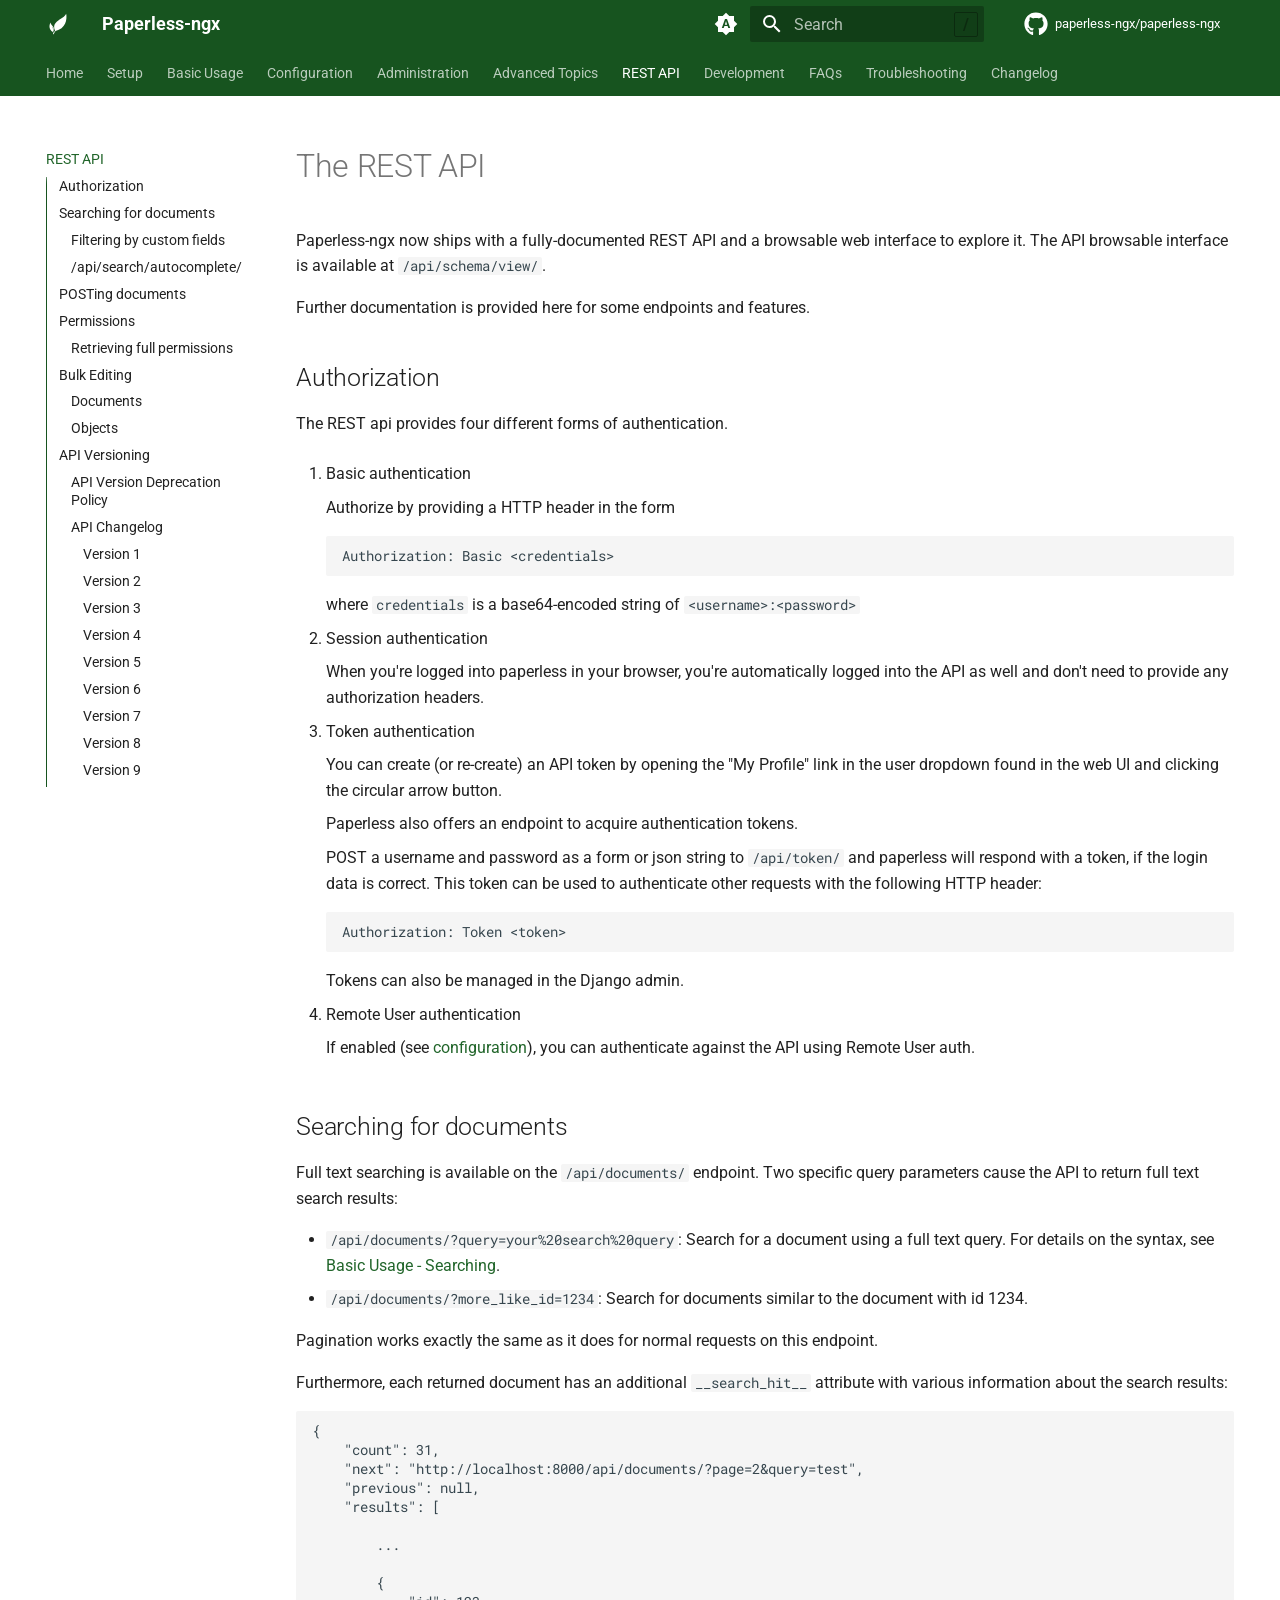
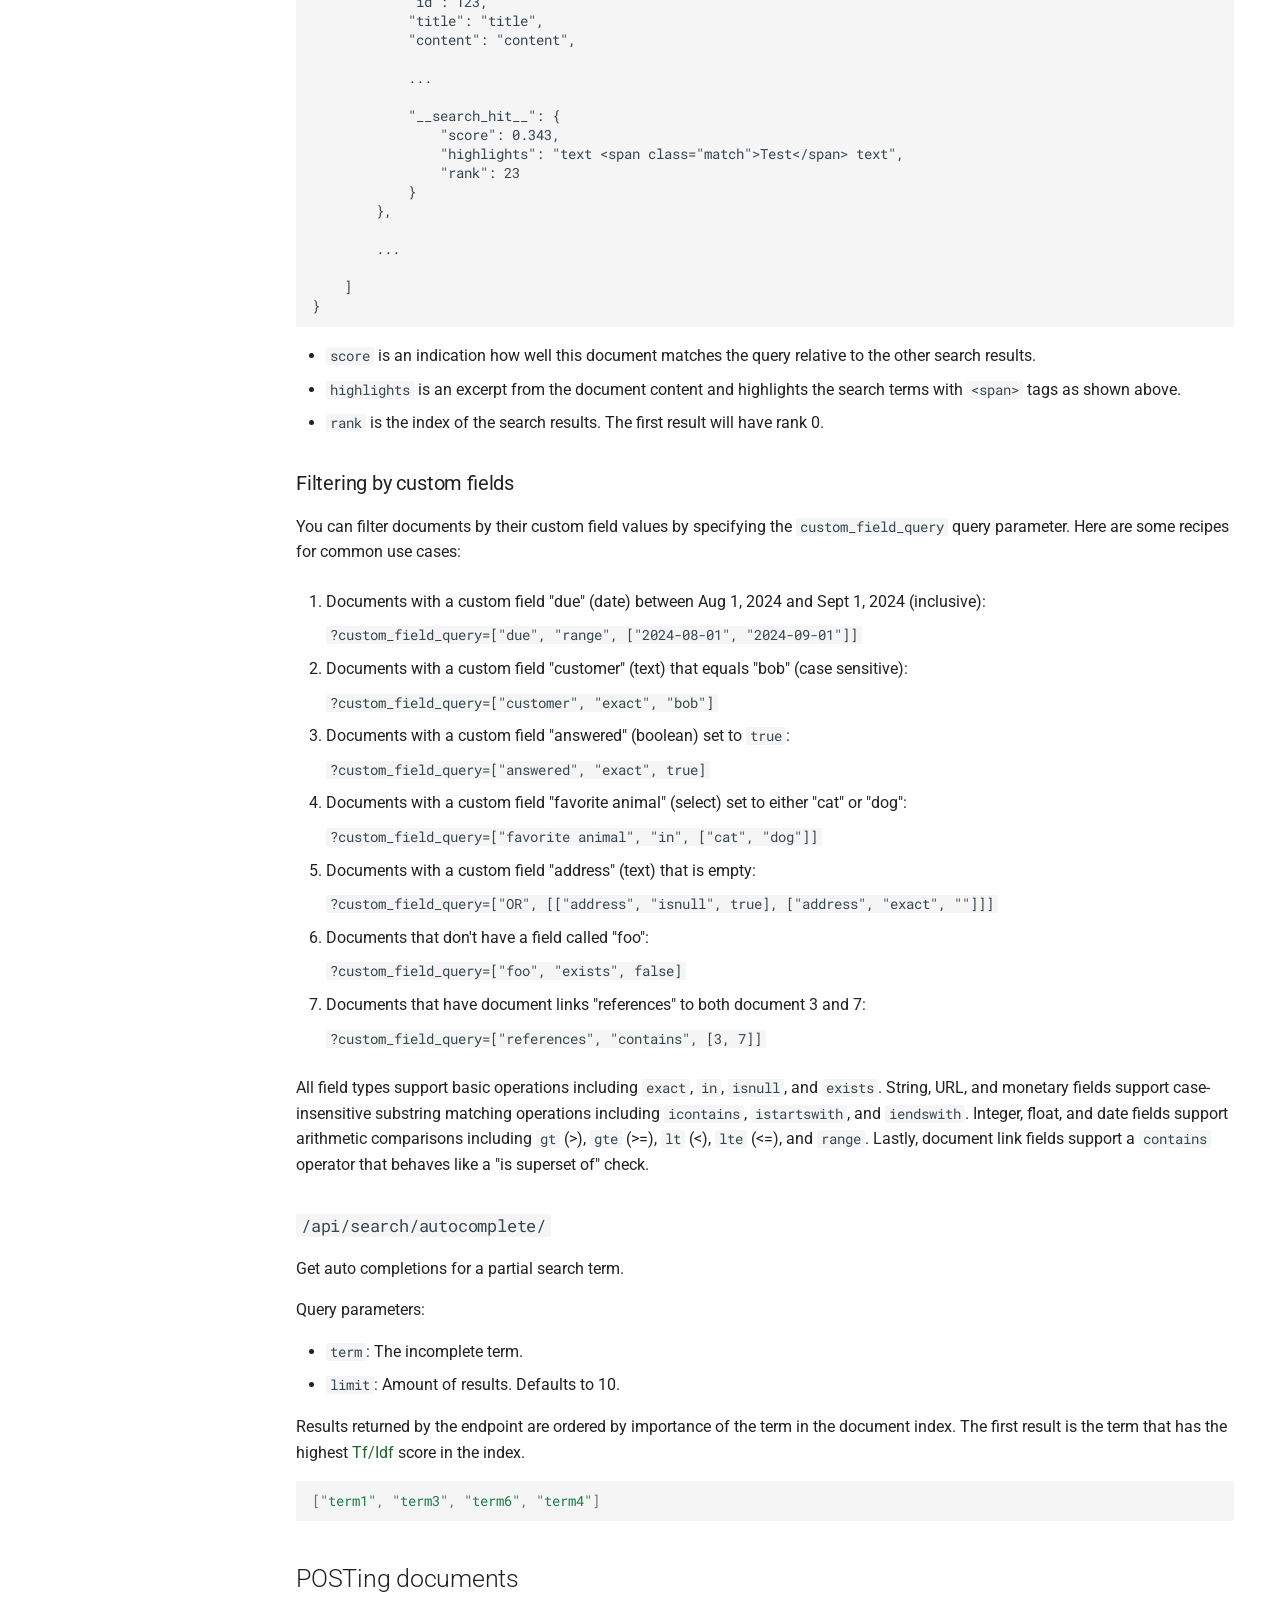
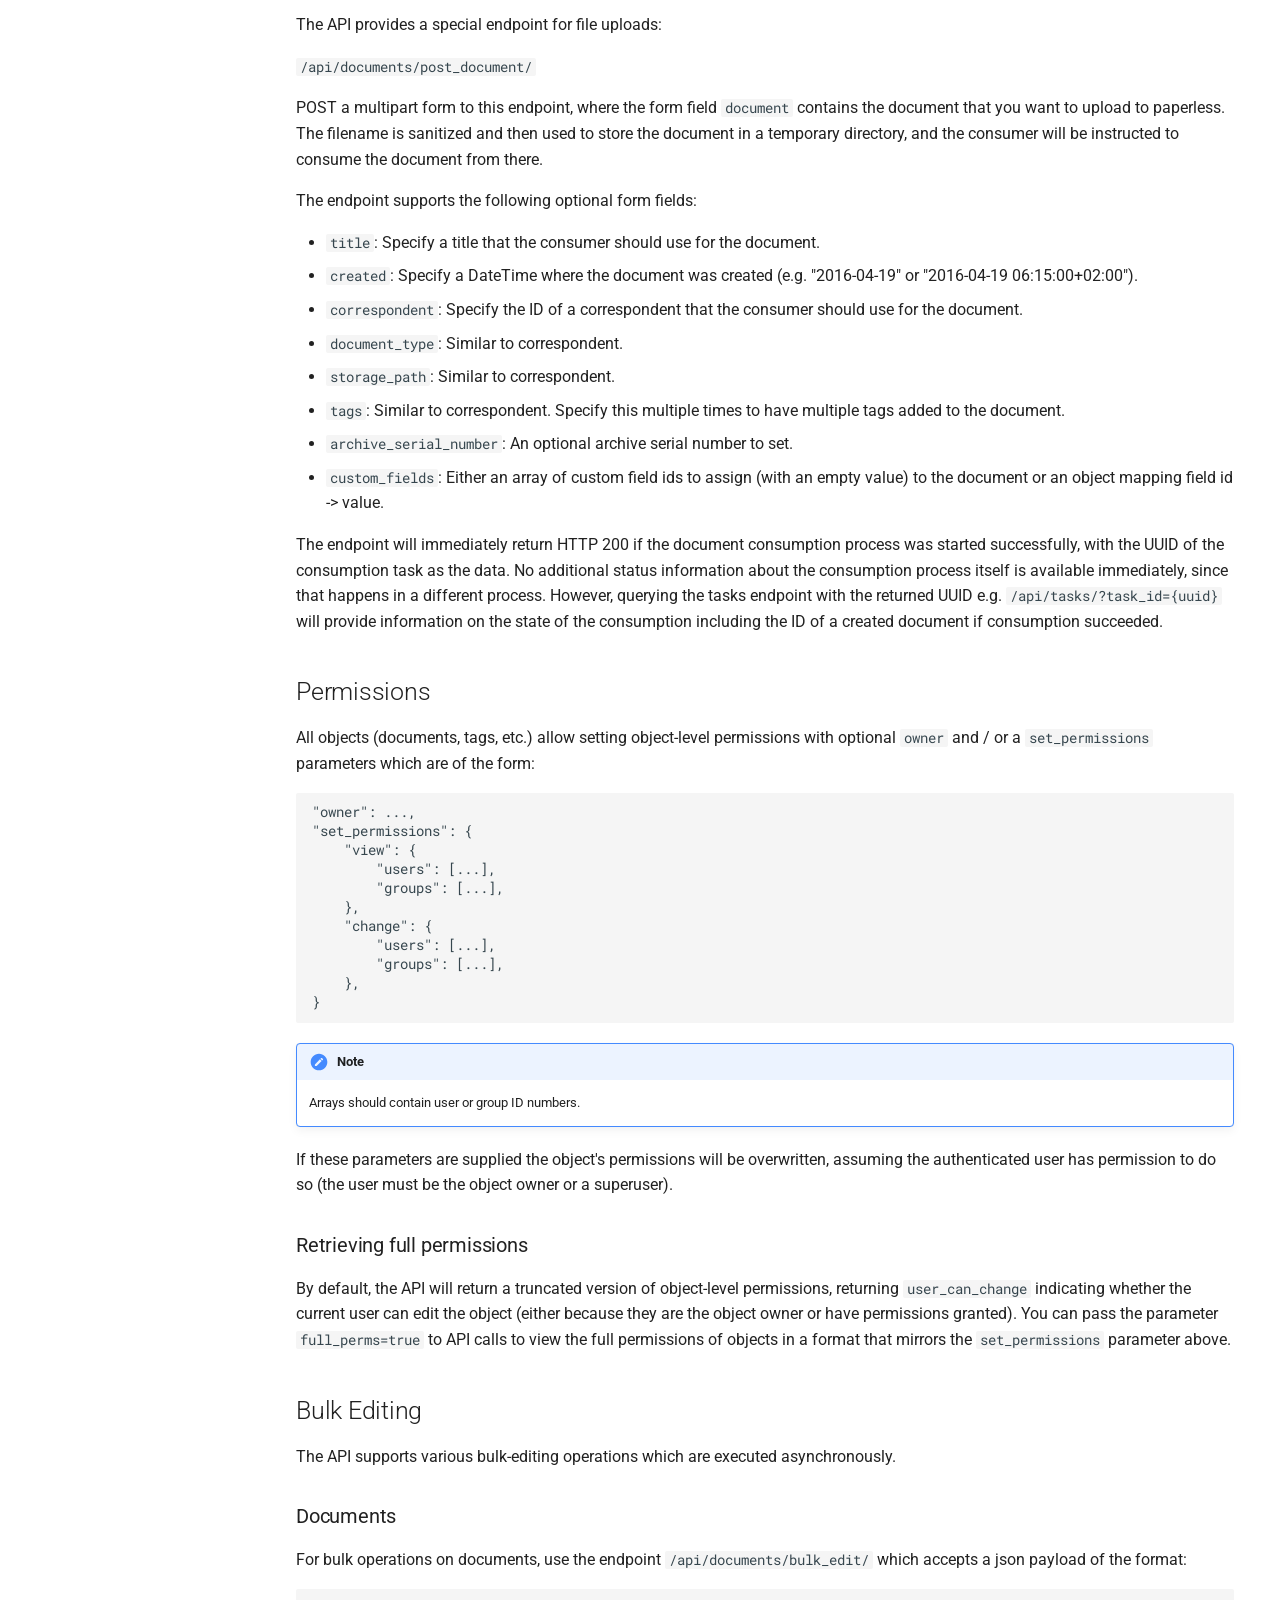
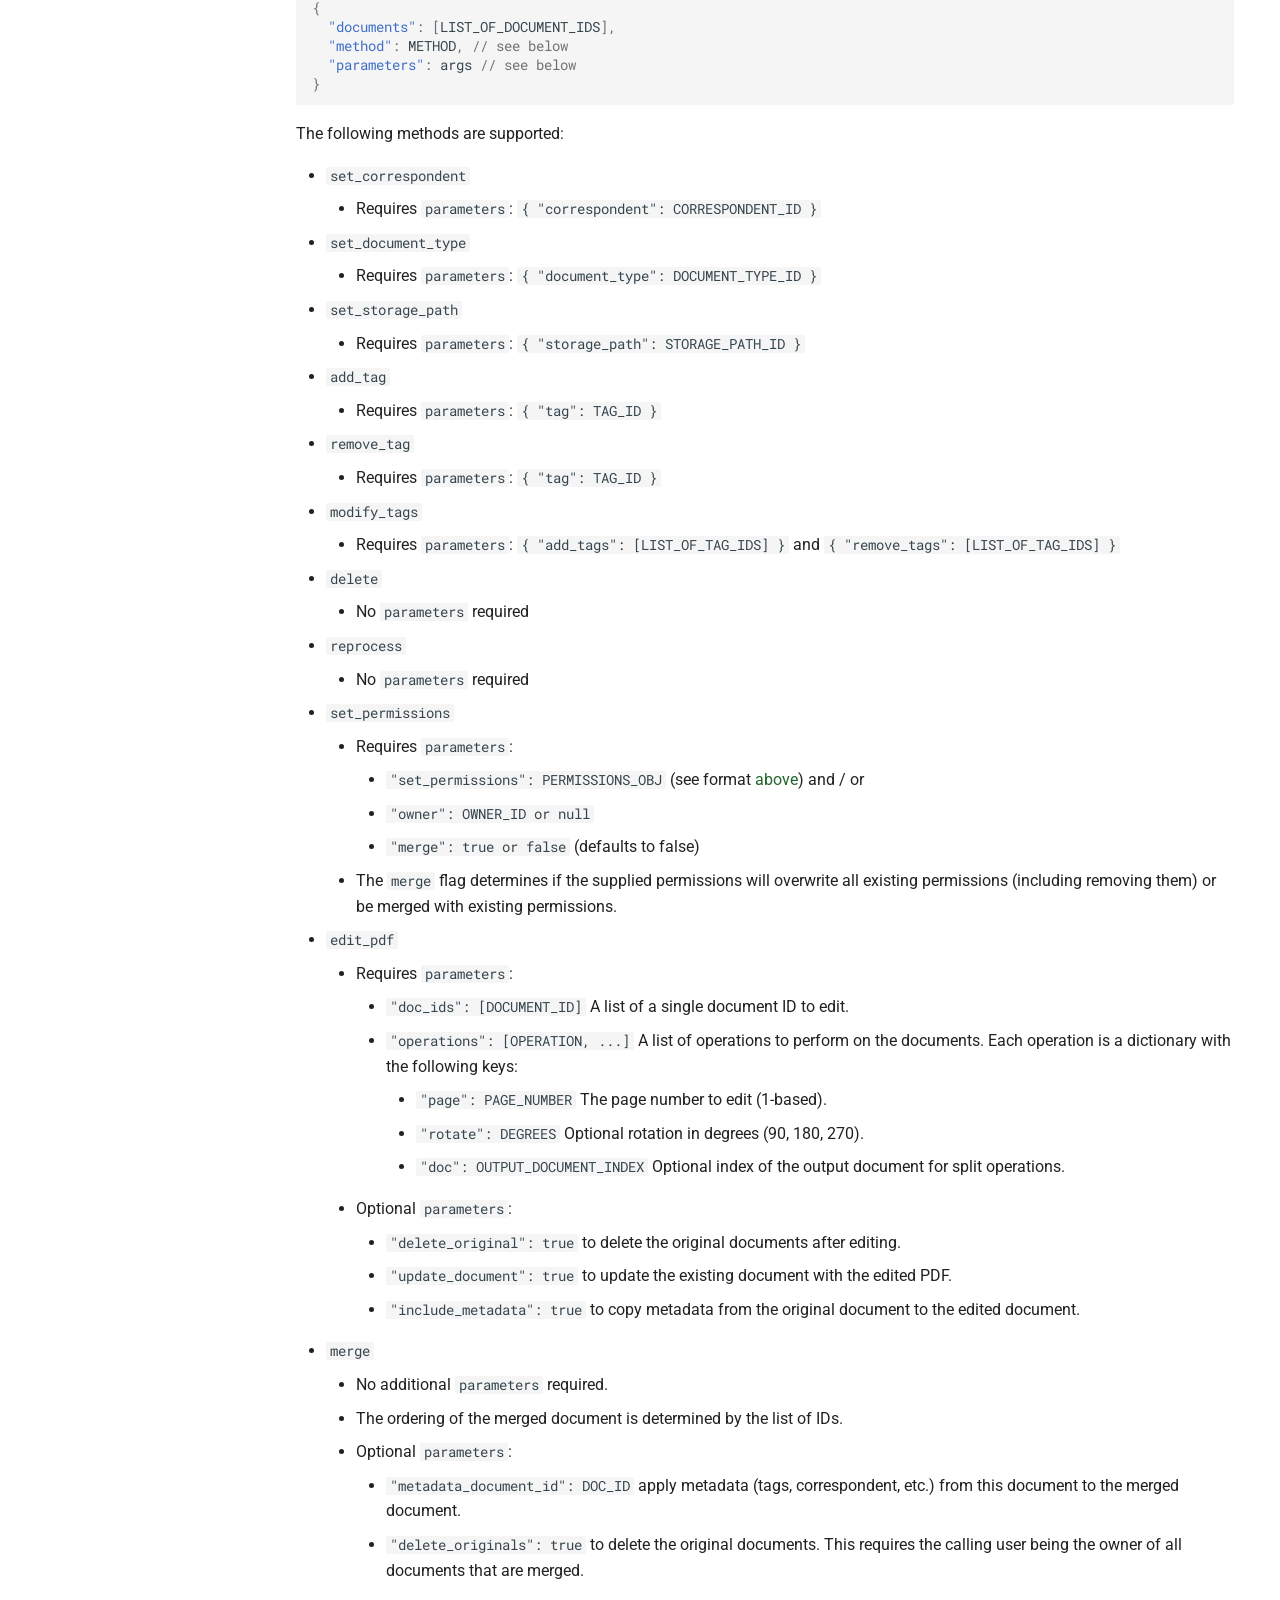
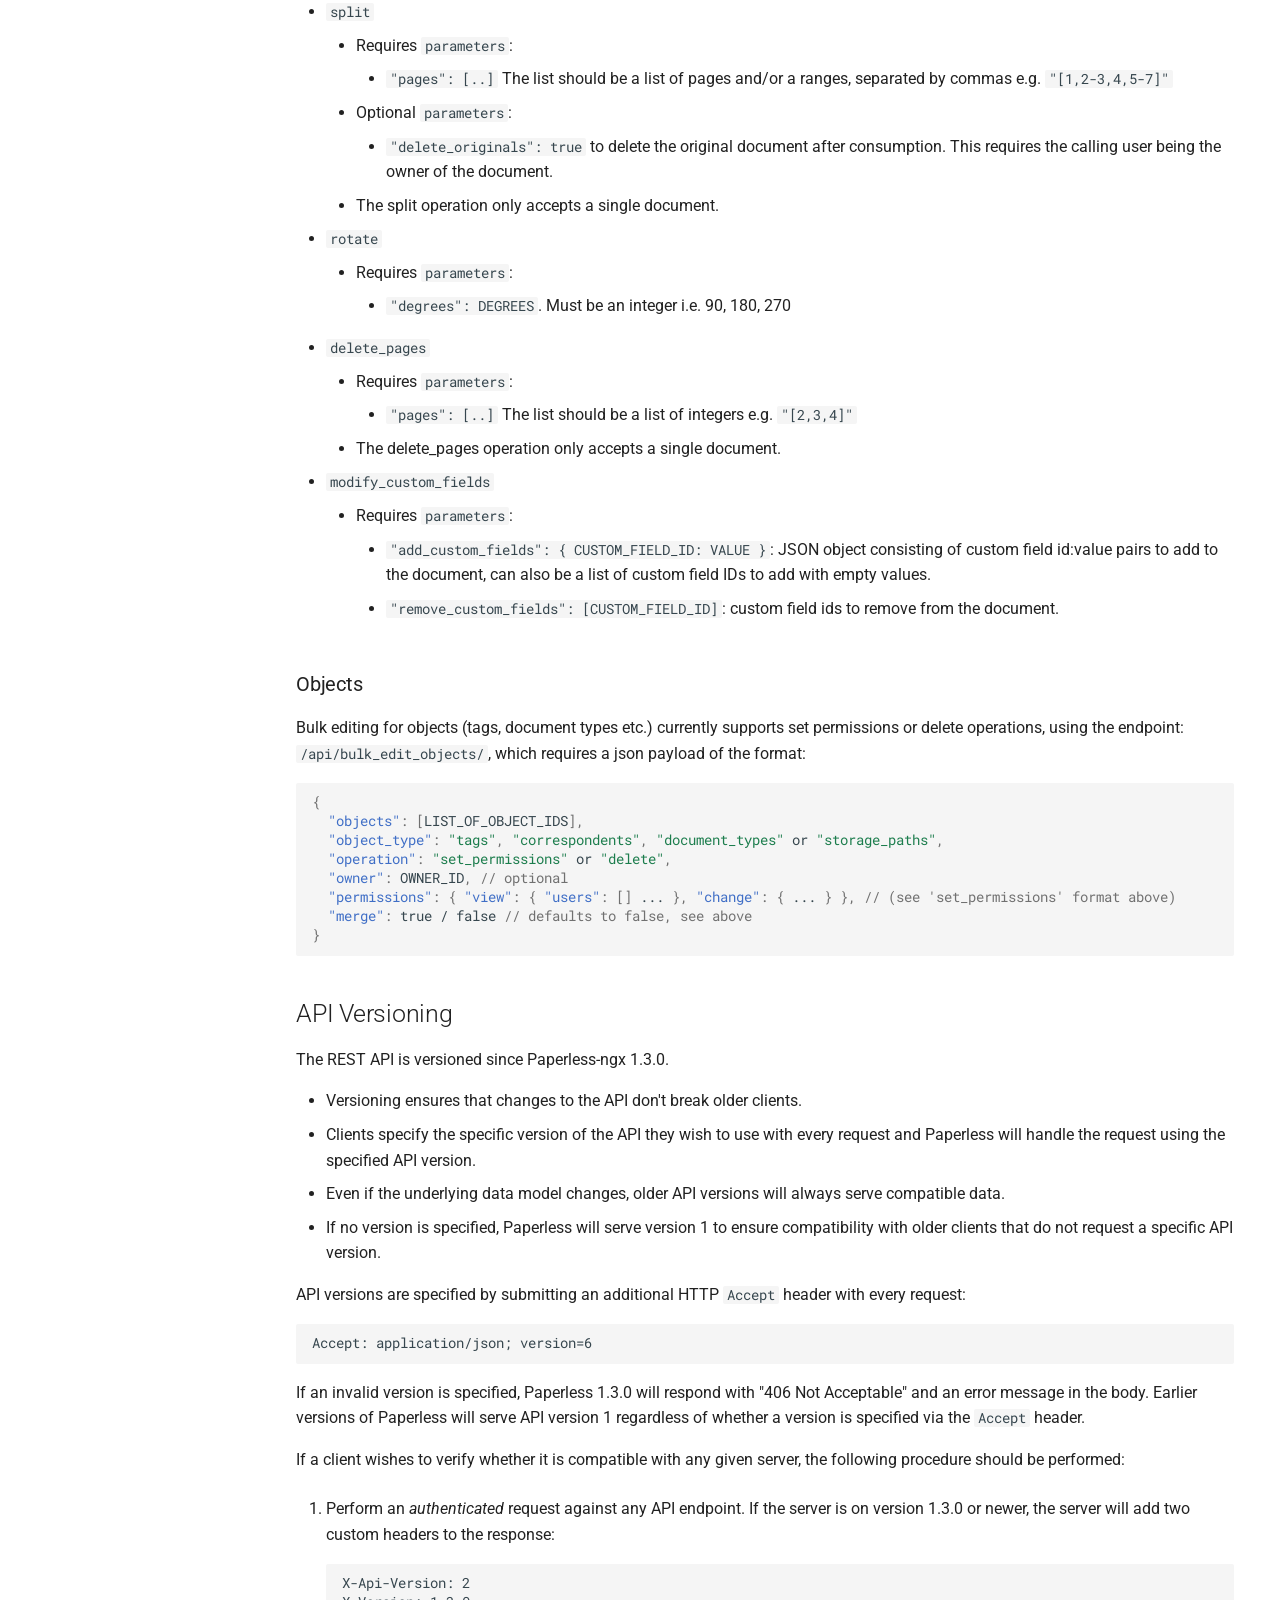
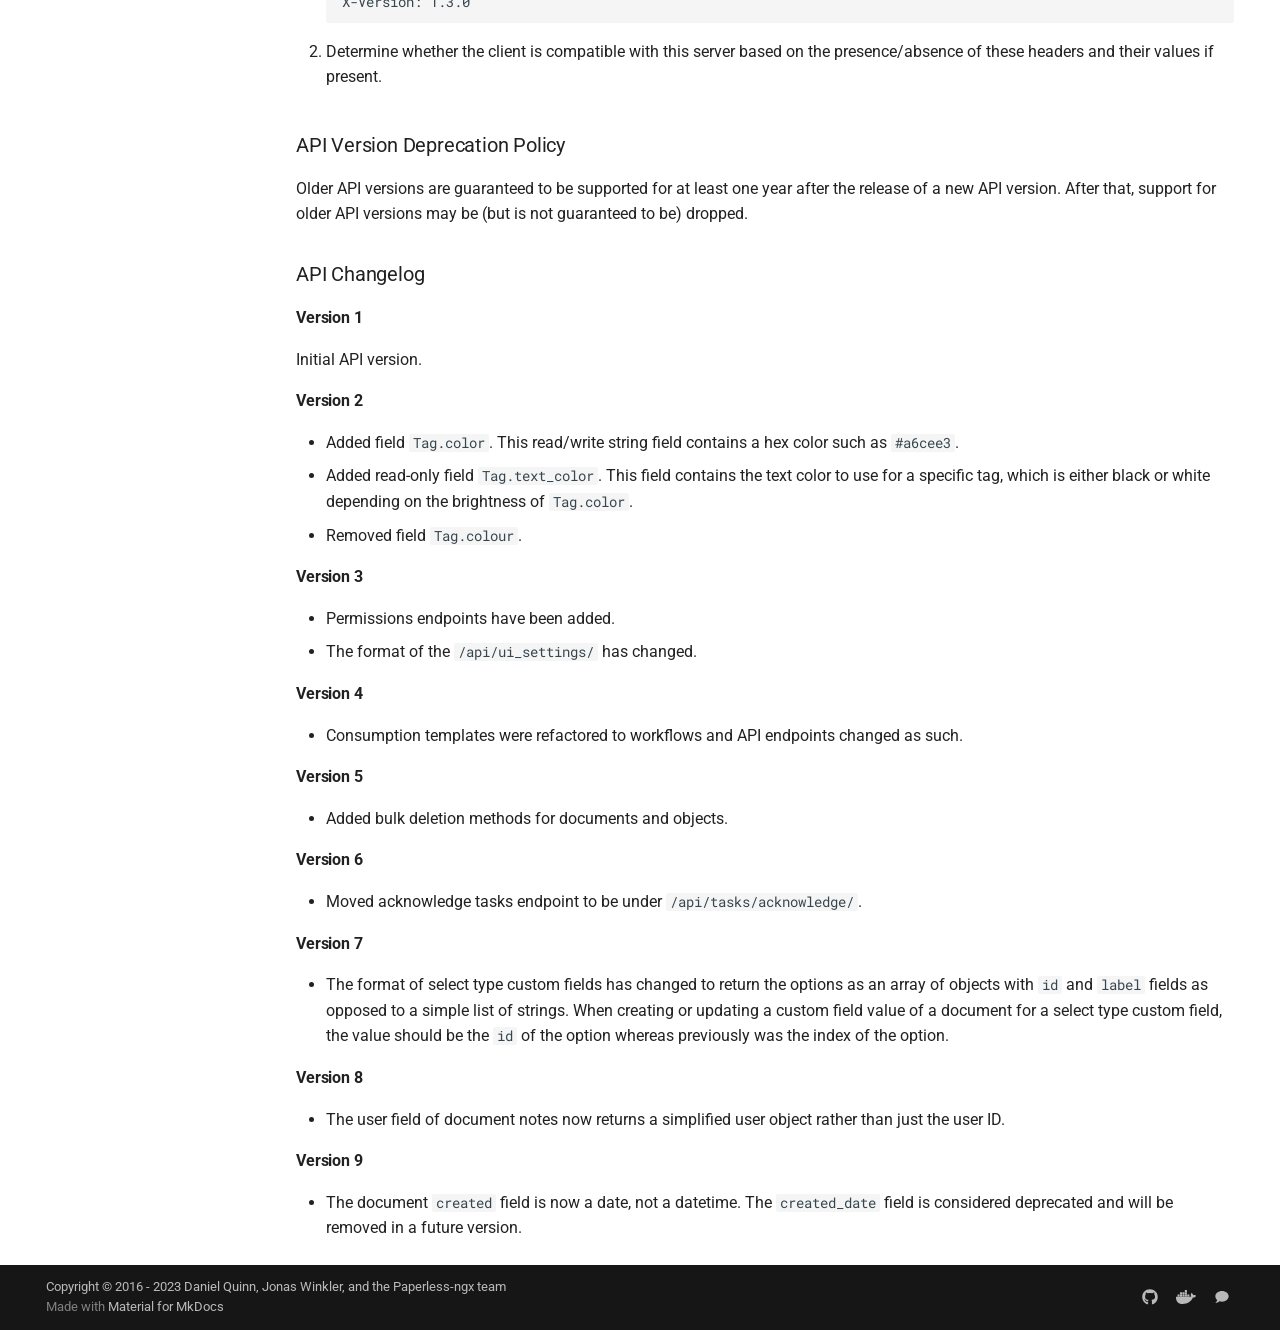
<file: api/index.html>
<!DOCTYPE html><html lang="en" class="no-js"><head>
    
      <meta charset="utf-8">
      <meta name="viewport" content="width=device-width,initial-scale=1">
      
      
      
      
        <link rel="prev" href="../advanced_usage/">
      
      
        <link rel="next" href="../development/">
      
      
        
      
      
      <link rel="icon" href="../assets/favicon.png">
      <meta name="generator" content="mkdocs-1.6.1, mkdocs-material-9.7.0">
    
    
      
        <title>REST API - Paperless-ngx</title>
      
    
    
      <link rel="stylesheet" href="../assets/stylesheets/main.618322db.min.css">
      
        
        <link rel="stylesheet" href="../assets/stylesheets/palette.ab4e12ef.min.css">
      
      


    
    
      
    
    
      
        
        
        <link rel="preconnect" href="https://fonts.gstatic.com" crossorigin>
        <link rel="stylesheet" href="https://fonts.googleapis.com/css?family=Roboto:300,300i,400,400i,700,700i%7CRoboto+Mono:400,400i,700,700i&amp;display=fallback">
        <style>:root{--md-text-font:"Roboto";--md-code-font:"Roboto Mono"}</style>
      
    
    
      <link rel="stylesheet" href="../assets/extra.css">
    
    <script>__md_scope=new URL("..",location),__md_hash=e=>[...e].reduce(((e,_)=>(e<<5)-e+_.charCodeAt(0)),0),__md_get=(e,_=localStorage,t=__md_scope)=>JSON.parse(_.getItem(t.pathname+"."+e)),__md_set=(e,_,t=localStorage,a=__md_scope)=>{try{t.setItem(a.pathname+"."+e,JSON.stringify(_))}catch(e){}}</script>
    
      

    
    
  <link href="../assets/stylesheets/glightbox.min.css" rel="stylesheet"><script src="../assets/javascripts/glightbox.min.js"></script><style id="glightbox-style">
            html.glightbox-open { overflow: initial; height: 100%; }
            .gslide-title { margin-top: 0px; user-select: text; }
            .gslide-desc { color: #666; user-select: text; }
            .gslide-image img { background: white; }
            .gscrollbar-fixer { padding-right: 15px; }
            .gdesc-inner { font-size: 0.75rem; }
            body[data-md-color-scheme="slate"] .gdesc-inner { background: var(--md-default-bg-color); }
            body[data-md-color-scheme="slate"] .gslide-title { color: var(--md-default-fg-color); }
            body[data-md-color-scheme="slate"] .gslide-desc { color: var(--md-default-fg-color); }
        </style></head>
  
  
    
    
      
    
    
    
    
    <body dir="ltr" data-md-color-scheme="default" data-md-color-primary="indigo" data-md-color-accent="indigo">
  
    
    <input class="md-toggle" data-md-toggle="drawer" type="checkbox" id="__drawer" autocomplete="off">
    <input class="md-toggle" data-md-toggle="search" type="checkbox" id="__search" autocomplete="off">
    <label class="md-overlay" for="__drawer"></label>
    <div data-md-component="skip">
      
        
        <a href="#the-rest-api" class="md-skip">
          Skip to content
        </a>
      
    </div>
    <div data-md-component="announce">
      
    </div>
    
    
      

<header class="md-header" data-md-component="header">
  <nav class="md-header__inner md-grid" aria-label="Header">
    <a href=".." title="Paperless-ngx" class="md-header__button md-logo" aria-label="Paperless-ngx" data-md-component="logo">
      
  <img src="../assets/logo.svg" alt="logo">

    </a>
    <label class="md-header__button md-icon" for="__drawer">
      
      <svg xmlns="http://www.w3.org/2000/svg" viewBox="0 0 24 24"><path d="M3 6h18v2H3zm0 5h18v2H3zm0 5h18v2H3z"></path></svg>
    </label>
    <div class="md-header__title" data-md-component="header-title">
      <div class="md-header__ellipsis">
        <div class="md-header__topic">
          <span class="md-ellipsis">
            Paperless-ngx
          </span>
        </div>
        <div class="md-header__topic" data-md-component="header-topic">
          <span class="md-ellipsis">
            
              REST API
            
          </span>
        </div>
      </div>
    </div>
    
      
        <form class="md-header__option" data-md-component="palette">
  
    
    
    
    <input class="md-option" data-md-color-media="(prefers-color-scheme)" data-md-color-scheme="default" data-md-color-primary="indigo" data-md-color-accent="indigo" aria-label="Switch to light mode" type="radio" name="__palette" id="__palette_0">
    
      <label class="md-header__button md-icon" title="Switch to light mode" for="__palette_1" hidden>
        <svg xmlns="http://www.w3.org/2000/svg" viewBox="0 0 24 24"><path d="m14.3 16-.7-2h-3.2l-.7 2H7.8L11 7h2l3.2 9zM20 8.69V4h-4.69L12 .69 8.69 4H4v4.69L.69 12 4 15.31V20h4.69L12 23.31 15.31 20H20v-4.69L23.31 12zm-9.15 3.96h2.3L12 9z"></path></svg>
      </label>
    
  
    
    
    
    <input class="md-option" data-md-color-media="(prefers-color-scheme: light)" data-md-color-scheme="default" data-md-color-primary="indigo" data-md-color-accent="indigo" aria-label="Switch to dark mode" type="radio" name="__palette" id="__palette_1">
    
      <label class="md-header__button md-icon" title="Switch to dark mode" for="__palette_2" hidden>
        <svg xmlns="http://www.w3.org/2000/svg" viewBox="0 0 24 24"><path d="M12 8a4 4 0 0 0-4 4 4 4 0 0 0 4 4 4 4 0 0 0 4-4 4 4 0 0 0-4-4m0 10a6 6 0 0 1-6-6 6 6 0 0 1 6-6 6 6 0 0 1 6 6 6 6 0 0 1-6 6m8-9.31V4h-4.69L12 .69 8.69 4H4v4.69L.69 12 4 15.31V20h4.69L12 23.31 15.31 20H20v-4.69L23.31 12z"></path></svg>
      </label>
    
  
    
    
    
    <input class="md-option" data-md-color-media="(prefers-color-scheme: dark)" data-md-color-scheme="slate" data-md-color-primary="indigo" data-md-color-accent="indigo" aria-label="Switch to system preference" type="radio" name="__palette" id="__palette_2">
    
      <label class="md-header__button md-icon" title="Switch to system preference" for="__palette_0" hidden>
        <svg xmlns="http://www.w3.org/2000/svg" viewBox="0 0 24 24"><path d="M12 18c-.89 0-1.74-.2-2.5-.55C11.56 16.5 13 14.42 13 12s-1.44-4.5-3.5-5.45C10.26 6.2 11.11 6 12 6a6 6 0 0 1 6 6 6 6 0 0 1-6 6m8-9.31V4h-4.69L12 .69 8.69 4H4v4.69L.69 12 4 15.31V20h4.69L12 23.31 15.31 20H20v-4.69L23.31 12z"></path></svg>
      </label>
    
  
</form>
      
    
    
      <script>var palette=__md_get("__palette");if(palette&&palette.color){if("(prefers-color-scheme)"===palette.color.media){var media=matchMedia("(prefers-color-scheme: light)"),input=document.querySelector(media.matches?"[data-md-color-media='(prefers-color-scheme: light)']":"[data-md-color-media='(prefers-color-scheme: dark)']");palette.color.media=input.getAttribute("data-md-color-media"),palette.color.scheme=input.getAttribute("data-md-color-scheme"),palette.color.primary=input.getAttribute("data-md-color-primary"),palette.color.accent=input.getAttribute("data-md-color-accent")}for(var[key,value]of Object.entries(palette.color))document.body.setAttribute("data-md-color-"+key,value)}</script>
    
    
    
      
      
        <label class="md-header__button md-icon" for="__search">
          
          <svg xmlns="http://www.w3.org/2000/svg" viewBox="0 0 24 24"><path d="M9.5 3A6.5 6.5 0 0 1 16 9.5c0 1.61-.59 3.09-1.56 4.23l.27.27h.79l5 5-1.5 1.5-5-5v-.79l-.27-.27A6.52 6.52 0 0 1 9.5 16 6.5 6.5 0 0 1 3 9.5 6.5 6.5 0 0 1 9.5 3m0 2C7 5 5 7 5 9.5S7 14 9.5 14 14 12 14 9.5 12 5 9.5 5"></path></svg>
        </label>
        <div class="md-search" data-md-component="search" role="dialog">
  <label class="md-search__overlay" for="__search"></label>
  <div class="md-search__inner" role="search">
    <form class="md-search__form" name="search">
      <input type="text" class="md-search__input" name="query" aria-label="Search" placeholder="Search" autocapitalize="off" autocorrect="off" autocomplete="off" spellcheck="false" data-md-component="search-query" required>
      <label class="md-search__icon md-icon" for="__search">
        
        <svg xmlns="http://www.w3.org/2000/svg" viewBox="0 0 24 24"><path d="M9.5 3A6.5 6.5 0 0 1 16 9.5c0 1.61-.59 3.09-1.56 4.23l.27.27h.79l5 5-1.5 1.5-5-5v-.79l-.27-.27A6.52 6.52 0 0 1 9.5 16 6.5 6.5 0 0 1 3 9.5 6.5 6.5 0 0 1 9.5 3m0 2C7 5 5 7 5 9.5S7 14 9.5 14 14 12 14 9.5 12 5 9.5 5"></path></svg>
        
        <svg xmlns="http://www.w3.org/2000/svg" viewBox="0 0 24 24"><path d="M20 11v2H8l5.5 5.5-1.42 1.42L4.16 12l7.92-7.92L13.5 5.5 8 11z"></path></svg>
      </label>
      <nav class="md-search__options" aria-label="Search">
        
        <button type="reset" class="md-search__icon md-icon" title="Clear" aria-label="Clear" tabindex="-1">
          
          <svg xmlns="http://www.w3.org/2000/svg" viewBox="0 0 24 24"><path d="M19 6.41 17.59 5 12 10.59 6.41 5 5 6.41 10.59 12 5 17.59 6.41 19 12 13.41 17.59 19 19 17.59 13.41 12z"></path></svg>
        </button>
      </nav>
      
    </form>
    <div class="md-search__output">
      <div class="md-search__scrollwrap" tabindex="0" data-md-scrollfix>
        <div class="md-search-result" data-md-component="search-result">
          <div class="md-search-result__meta">
            Initializing search
          </div>
          <ol class="md-search-result__list" role="presentation"></ol>
        </div>
      </div>
    </div>
  </div>
</div>
      
    
    
      <div class="md-header__source">
        <a href="https://github.com/paperless-ngx/paperless-ngx" title="Go to repository" class="md-source" data-md-component="source">
  <div class="md-source__icon md-icon">
    
    <svg xmlns="http://www.w3.org/2000/svg" viewBox="0 0 512 512"><!--! Font Awesome Free 7.1.0 by @fontawesome - https://fontawesome.com License - https://fontawesome.com/license/free (Icons: CC BY 4.0, Fonts: SIL OFL 1.1, Code: MIT License) Copyright 2025 Fonticons, Inc.--><path d="M173.9 397.4c0 2-2.3 3.6-5.2 3.6-3.3.3-5.6-1.3-5.6-3.6 0-2 2.3-3.6 5.2-3.6 3-.3 5.6 1.3 5.6 3.6m-31.1-4.5c-.7 2 1.3 4.3 4.3 4.9 2.6 1 5.6 0 6.2-2s-1.3-4.3-4.3-5.2c-2.6-.7-5.5.3-6.2 2.3m44.2-1.7c-2.9.7-4.9 2.6-4.6 4.9.3 2 2.9 3.3 5.9 2.6 2.9-.7 4.9-2.6 4.6-4.6-.3-1.9-3-3.2-5.9-2.9M252.8 8C114.1 8 8 113.3 8 252c0 110.9 69.8 205.8 169.5 239.2 12.8 2.3 17.3-5.6 17.3-12.1 0-6.2-.3-40.4-.3-61.4 0 0-70 15-84.7-29.8 0 0-11.4-29.1-27.8-36.6 0 0-22.9-15.7 1.6-15.4 0 0 24.9 2 38.6 25.8 21.9 38.6 58.6 27.5 72.9 20.9 2.3-16 8.8-27.1 16-33.7-55.9-6.2-112.3-14.3-112.3-110.5 0-27.5 7.6-41.3 23.6-58.9-2.6-6.5-11.1-33.3 2.6-67.9 20.9-6.5 69 27 69 27 20-5.6 41.5-8.5 62.8-8.5s42.8 2.9 62.8 8.5c0 0 48.1-33.6 69-27 13.7 34.7 5.2 61.4 2.6 67.9 16 17.7 25.8 31.5 25.8 58.9 0 96.5-58.9 104.2-114.8 110.5 9.2 7.9 17 22.9 17 46.4 0 33.7-.3 75.4-.3 83.6 0 6.5 4.6 14.4 17.3 12.1C436.2 457.8 504 362.9 504 252 504 113.3 391.5 8 252.8 8M105.2 352.9c-1.3 1-1 3.3.7 5.2 1.6 1.6 3.9 2.3 5.2 1 1.3-1 1-3.3-.7-5.2-1.6-1.6-3.9-2.3-5.2-1m-10.8-8.1c-.7 1.3.3 2.9 2.3 3.9 1.6 1 3.6.7 4.3-.7.7-1.3-.3-2.9-2.3-3.9-2-.6-3.6-.3-4.3.7m32.4 35.6c-1.6 1.3-1 4.3 1.3 6.2 2.3 2.3 5.2 2.6 6.5 1 1.3-1.3.7-4.3-1.3-6.2-2.2-2.3-5.2-2.6-6.5-1m-11.4-14.7c-1.6 1-1.6 3.6 0 5.9s4.3 3.3 5.6 2.3c1.6-1.3 1.6-3.9 0-6.2-1.4-2.3-4-3.3-5.6-2"></path></svg>
  </div>
  <div class="md-source__repository">
    paperless-ngx/paperless-ngx
  </div>
</a>
      </div>
    
  </nav>
  
</header>
    
    <div class="md-container" data-md-component="container">
      
      
        
          
            
<nav class="md-tabs" aria-label="Tabs" data-md-component="tabs">
  <div class="md-grid">
    <ul class="md-tabs__list">
      
        
  
  
  
  
    <li class="md-tabs__item">
      <a href=".." class="md-tabs__link">
        
  
  
    
  
  Home

      </a>
    </li>
  

      
        
  
  
  
  
    <li class="md-tabs__item">
      <a href="../setup/" class="md-tabs__link">
        
  
  
    
  
  Setup

      </a>
    </li>
  

      
        
  
  
  
  
    <li class="md-tabs__item">
      <a href="../usage/" class="md-tabs__link">
        
  
  
    
  
  Basic Usage

      </a>
    </li>
  

      
        
  
  
  
  
    <li class="md-tabs__item">
      <a href="../configuration/" class="md-tabs__link">
        
  
  
    
  
  Configuration

      </a>
    </li>
  

      
        
  
  
  
  
    <li class="md-tabs__item">
      <a href="../administration/" class="md-tabs__link">
        
  
  
    
  
  Administration

      </a>
    </li>
  

      
        
  
  
  
  
    <li class="md-tabs__item">
      <a href="../advanced_usage/" class="md-tabs__link">
        
  
  
    
  
  Advanced Topics

      </a>
    </li>
  

      
        
  
  
  
    
  
  
    <li class="md-tabs__item md-tabs__item--active">
      <a href="./" class="md-tabs__link">
        
  
  
    
  
  REST API

      </a>
    </li>
  

      
        
  
  
  
  
    <li class="md-tabs__item">
      <a href="../development/" class="md-tabs__link">
        
  
  
    
  
  Development

      </a>
    </li>
  

      
        
  
  
  
  
    <li class="md-tabs__item">
      <a href="../faq/" class="md-tabs__link">
        
  
  
    
  
  FAQs

      </a>
    </li>
  

      
        
  
  
  
  
    <li class="md-tabs__item">
      <a href="../troubleshooting/" class="md-tabs__link">
        
  
  
    
  
  Troubleshooting

      </a>
    </li>
  

      
        
  
  
  
  
    <li class="md-tabs__item">
      <a href="../changelog/" class="md-tabs__link">
        
  
  
    
  
  Changelog

      </a>
    </li>
  

      
    </ul>
  </div>
</nav>
          
        
      
      <main class="md-main" data-md-component="main">
        <div class="md-main__inner md-grid">
          
            
              
              <div class="md-sidebar md-sidebar--primary" data-md-component="sidebar" data-md-type="navigation">
                <div class="md-sidebar__scrollwrap">
                  <div class="md-sidebar__inner">
                    


  


  

<nav class="md-nav md-nav--primary md-nav--lifted md-nav--integrated" aria-label="Navigation" data-md-level="0">
  <label class="md-nav__title" for="__drawer">
    <a href=".." title="Paperless-ngx" class="md-nav__button md-logo" aria-label="Paperless-ngx" data-md-component="logo">
      
  <img src="../assets/logo.svg" alt="logo">

    </a>
    Paperless-ngx
  </label>
  
    <div class="md-nav__source">
      <a href="https://github.com/paperless-ngx/paperless-ngx" title="Go to repository" class="md-source" data-md-component="source">
  <div class="md-source__icon md-icon">
    
    <svg xmlns="http://www.w3.org/2000/svg" viewBox="0 0 512 512"><!--! Font Awesome Free 7.1.0 by @fontawesome - https://fontawesome.com License - https://fontawesome.com/license/free (Icons: CC BY 4.0, Fonts: SIL OFL 1.1, Code: MIT License) Copyright 2025 Fonticons, Inc.--><path d="M173.9 397.4c0 2-2.3 3.6-5.2 3.6-3.3.3-5.6-1.3-5.6-3.6 0-2 2.3-3.6 5.2-3.6 3-.3 5.6 1.3 5.6 3.6m-31.1-4.5c-.7 2 1.3 4.3 4.3 4.9 2.6 1 5.6 0 6.2-2s-1.3-4.3-4.3-5.2c-2.6-.7-5.5.3-6.2 2.3m44.2-1.7c-2.9.7-4.9 2.6-4.6 4.9.3 2 2.9 3.3 5.9 2.6 2.9-.7 4.9-2.6 4.6-4.6-.3-1.9-3-3.2-5.9-2.9M252.8 8C114.1 8 8 113.3 8 252c0 110.9 69.8 205.8 169.5 239.2 12.8 2.3 17.3-5.6 17.3-12.1 0-6.2-.3-40.4-.3-61.4 0 0-70 15-84.7-29.8 0 0-11.4-29.1-27.8-36.6 0 0-22.9-15.7 1.6-15.4 0 0 24.9 2 38.6 25.8 21.9 38.6 58.6 27.5 72.9 20.9 2.3-16 8.8-27.1 16-33.7-55.9-6.2-112.3-14.3-112.3-110.5 0-27.5 7.6-41.3 23.6-58.9-2.6-6.5-11.1-33.3 2.6-67.9 20.9-6.5 69 27 69 27 20-5.6 41.5-8.5 62.8-8.5s42.8 2.9 62.8 8.5c0 0 48.1-33.6 69-27 13.7 34.7 5.2 61.4 2.6 67.9 16 17.7 25.8 31.5 25.8 58.9 0 96.5-58.9 104.2-114.8 110.5 9.2 7.9 17 22.9 17 46.4 0 33.7-.3 75.4-.3 83.6 0 6.5 4.6 14.4 17.3 12.1C436.2 457.8 504 362.9 504 252 504 113.3 391.5 8 252.8 8M105.2 352.9c-1.3 1-1 3.3.7 5.2 1.6 1.6 3.9 2.3 5.2 1 1.3-1 1-3.3-.7-5.2-1.6-1.6-3.9-2.3-5.2-1m-10.8-8.1c-.7 1.3.3 2.9 2.3 3.9 1.6 1 3.6.7 4.3-.7.7-1.3-.3-2.9-2.3-3.9-2-.6-3.6-.3-4.3.7m32.4 35.6c-1.6 1.3-1 4.3 1.3 6.2 2.3 2.3 5.2 2.6 6.5 1 1.3-1.3.7-4.3-1.3-6.2-2.2-2.3-5.2-2.6-6.5-1m-11.4-14.7c-1.6 1-1.6 3.6 0 5.9s4.3 3.3 5.6 2.3c1.6-1.3 1.6-3.9 0-6.2-1.4-2.3-4-3.3-5.6-2"></path></svg>
  </div>
  <div class="md-source__repository">
    paperless-ngx/paperless-ngx
  </div>
</a>
    </div>
  
  <ul class="md-nav__list" data-md-scrollfix>
    
      
      
  
  
  
  
    <li class="md-nav__item">
      <a href=".." class="md-nav__link">
        
  
  
  <span class="md-ellipsis">
    
  
    Home
  

    
  </span>
  
  

      </a>
    </li>
  

    
      
      
  
  
  
  
    <li class="md-nav__item">
      <a href="../setup/" class="md-nav__link">
        
  
  
  <span class="md-ellipsis">
    
  
    Setup
  

    
  </span>
  
  

      </a>
    </li>
  

    
      
      
  
  
  
  
    <li class="md-nav__item">
      <a href="../usage/" class="md-nav__link">
        
  
  
  <span class="md-ellipsis">
    
  
    Basic Usage
  

    
  </span>
  
  

      </a>
    </li>
  

    
      
      
  
  
  
  
    <li class="md-nav__item">
      <a href="../configuration/" class="md-nav__link">
        
  
  
  <span class="md-ellipsis">
    
  
    Configuration
  

    
  </span>
  
  

      </a>
    </li>
  

    
      
      
  
  
  
  
    <li class="md-nav__item">
      <a href="../administration/" class="md-nav__link">
        
  
  
  <span class="md-ellipsis">
    
  
    Administration
  

    
  </span>
  
  

      </a>
    </li>
  

    
      
      
  
  
  
  
    <li class="md-nav__item">
      <a href="../advanced_usage/" class="md-nav__link">
        
  
  
  <span class="md-ellipsis">
    
  
    Advanced Topics
  

    
  </span>
  
  

      </a>
    </li>
  

    
      
      
  
  
    
  
  
  
    <li class="md-nav__item md-nav__item--active">
      
      <input class="md-nav__toggle md-toggle" type="checkbox" id="__toc">
      
      
        
      
      
        <label class="md-nav__link md-nav__link--active" for="__toc">
          
  
  
  <span class="md-ellipsis">
    
  
    REST API
  

    
  </span>
  
  

          <span class="md-nav__icon md-icon"></span>
        </label>
      
      <a href="./" class="md-nav__link md-nav__link--active">
        
  
  
  <span class="md-ellipsis">
    
  
    REST API
  

    
  </span>
  
  

      </a>
      
        

<nav class="md-nav md-nav--secondary" aria-label="Table of contents">
  
  
  
    
  
  
    <label class="md-nav__title" for="__toc">
      <span class="md-nav__icon md-icon"></span>
      Table of contents
    </label>
    <ul class="md-nav__list" data-md-component="toc" data-md-scrollfix>
      
        <li class="md-nav__item">
  <a href="#authorization" class="md-nav__link">
    <span class="md-ellipsis">
      
        Authorization
      
    </span>
  </a>
  
</li>
      
        <li class="md-nav__item">
  <a href="#searching-for-documents" class="md-nav__link">
    <span class="md-ellipsis">
      
        Searching for documents
      
    </span>
  </a>
  
    <nav class="md-nav" aria-label="Searching for documents">
      <ul class="md-nav__list">
        
          <li class="md-nav__item">
  <a href="#filtering-by-custom-fields" class="md-nav__link">
    <span class="md-ellipsis">
      
        Filtering by custom fields
      
    </span>
  </a>
  
</li>
        
          <li class="md-nav__item">
  <a href="#apisearchautocomplete" class="md-nav__link">
    <span class="md-ellipsis">
      
        /api/search/autocomplete/
      
    </span>
  </a>
  
</li>
        
      </ul>
    </nav>
  
</li>
      
        <li class="md-nav__item">
  <a href="#file-uploads" class="md-nav__link">
    <span class="md-ellipsis">
      
        POSTing documents
      
    </span>
  </a>
  
</li>
      
        <li class="md-nav__item">
  <a href="#permissions" class="md-nav__link">
    <span class="md-ellipsis">
      
        Permissions
      
    </span>
  </a>
  
    <nav class="md-nav" aria-label="Permissions">
      <ul class="md-nav__list">
        
          <li class="md-nav__item">
  <a href="#retrieving-full-permissions" class="md-nav__link">
    <span class="md-ellipsis">
      
        Retrieving full permissions
      
    </span>
  </a>
  
</li>
        
      </ul>
    </nav>
  
</li>
      
        <li class="md-nav__item">
  <a href="#bulk-editing" class="md-nav__link">
    <span class="md-ellipsis">
      
        Bulk Editing
      
    </span>
  </a>
  
    <nav class="md-nav" aria-label="Bulk Editing">
      <ul class="md-nav__list">
        
          <li class="md-nav__item">
  <a href="#documents" class="md-nav__link">
    <span class="md-ellipsis">
      
        Documents
      
    </span>
  </a>
  
</li>
        
          <li class="md-nav__item">
  <a href="#objects" class="md-nav__link">
    <span class="md-ellipsis">
      
        Objects
      
    </span>
  </a>
  
</li>
        
      </ul>
    </nav>
  
</li>
      
        <li class="md-nav__item">
  <a href="#api-versioning" class="md-nav__link">
    <span class="md-ellipsis">
      
        API Versioning
      
    </span>
  </a>
  
    <nav class="md-nav" aria-label="API Versioning">
      <ul class="md-nav__list">
        
          <li class="md-nav__item">
  <a href="#api-version-deprecation-policy" class="md-nav__link">
    <span class="md-ellipsis">
      
        API Version Deprecation Policy
      
    </span>
  </a>
  
</li>
        
          <li class="md-nav__item">
  <a href="#api-changelog" class="md-nav__link">
    <span class="md-ellipsis">
      
        API Changelog
      
    </span>
  </a>
  
    <nav class="md-nav" aria-label="API Changelog">
      <ul class="md-nav__list">
        
          <li class="md-nav__item">
  <a href="#version-1" class="md-nav__link">
    <span class="md-ellipsis">
      
        Version 1
      
    </span>
  </a>
  
</li>
        
          <li class="md-nav__item">
  <a href="#version-2" class="md-nav__link">
    <span class="md-ellipsis">
      
        Version 2
      
    </span>
  </a>
  
</li>
        
          <li class="md-nav__item">
  <a href="#version-3" class="md-nav__link">
    <span class="md-ellipsis">
      
        Version 3
      
    </span>
  </a>
  
</li>
        
          <li class="md-nav__item">
  <a href="#version-4" class="md-nav__link">
    <span class="md-ellipsis">
      
        Version 4
      
    </span>
  </a>
  
</li>
        
          <li class="md-nav__item">
  <a href="#version-5" class="md-nav__link">
    <span class="md-ellipsis">
      
        Version 5
      
    </span>
  </a>
  
</li>
        
          <li class="md-nav__item">
  <a href="#version-6" class="md-nav__link">
    <span class="md-ellipsis">
      
        Version 6
      
    </span>
  </a>
  
</li>
        
          <li class="md-nav__item">
  <a href="#version-7" class="md-nav__link">
    <span class="md-ellipsis">
      
        Version 7
      
    </span>
  </a>
  
</li>
        
          <li class="md-nav__item">
  <a href="#version-8" class="md-nav__link">
    <span class="md-ellipsis">
      
        Version 8
      
    </span>
  </a>
  
</li>
        
          <li class="md-nav__item">
  <a href="#version-9" class="md-nav__link">
    <span class="md-ellipsis">
      
        Version 9
      
    </span>
  </a>
  
</li>
        
      </ul>
    </nav>
  
</li>
        
      </ul>
    </nav>
  
</li>
      
    </ul>
  
</nav>
      
    </li>
  

    
      
      
  
  
  
  
    <li class="md-nav__item">
      <a href="../development/" class="md-nav__link">
        
  
  
  <span class="md-ellipsis">
    
  
    Development
  

    
  </span>
  
  

      </a>
    </li>
  

    
      
      
  
  
  
  
    <li class="md-nav__item">
      <a href="../faq/" class="md-nav__link">
        
  
  
  <span class="md-ellipsis">
    
  
    FAQs
  

    
  </span>
  
  

      </a>
    </li>
  

    
      
      
  
  
  
  
    <li class="md-nav__item">
      <a href="../troubleshooting/" class="md-nav__link">
        
  
  
  <span class="md-ellipsis">
    
  
    Troubleshooting
  

    
  </span>
  
  

      </a>
    </li>
  

    
      
      
  
  
  
  
    <li class="md-nav__item">
      <a href="../changelog/" class="md-nav__link">
        
  
  
  <span class="md-ellipsis">
    
  
    Changelog
  

    
  </span>
  
  

      </a>
    </li>
  

    
  </ul>
</nav>
                  </div>
                </div>
              </div>
            
            
          
          
            <div class="md-content" data-md-component="content">
              
              <article class="md-content__inner md-typeset">
                
                  


  
  


<h1 id="the-rest-api">The REST API</h1>
<p>Paperless-ngx now ships with a fully-documented REST API and a browsable
web interface to explore it. The API browsable interface is available at
<code>/api/schema/view/</code>.</p>
<p>Further documentation is provided here for some endpoints and features.</p>
<h2 id="authorization">Authorization</h2>
<p>The REST api provides four different forms of authentication.</p>
<ol>
<li>
<p>Basic authentication</p>
<p>Authorize by providing a HTTP header in the form</p>
<div class="highlight"><pre><span></span><code><a id="__codelineno-0-1" name="__codelineno-0-1" href="#__codelineno-0-1"></a>Authorization: Basic &lt;credentials&gt;
</code></pre></div>
<p>where <code>credentials</code> is a base64-encoded string of
<code>&lt;username&gt;:&lt;password&gt;</code></p>
</li>
<li>
<p>Session authentication</p>
<p>When you're logged into paperless in your browser, you're
automatically logged into the API as well and don't need to provide
any authorization headers.</p>
</li>
<li>
<p>Token authentication</p>
<p>You can create (or re-create) an API token by opening the "My Profile"
link in the user dropdown found in the web UI and clicking the circular
arrow button.</p>
<p>Paperless also offers an endpoint to acquire authentication tokens.</p>
<p>POST a username and password as a form or json string to
<code>/api/token/</code> and paperless will respond with a token, if the login
data is correct. This token can be used to authenticate other
requests with the following HTTP header:</p>
<div class="highlight"><pre><span></span><code><a id="__codelineno-1-1" name="__codelineno-1-1" href="#__codelineno-1-1"></a>Authorization: Token &lt;token&gt;
</code></pre></div>
<p>Tokens can also be managed in the Django admin.</p>
</li>
<li>
<p>Remote User authentication</p>
<p>If enabled (see
<a href="../configuration/#PAPERLESS_ENABLE_HTTP_REMOTE_USER_API">configuration</a>),
you can authenticate against the API using Remote User auth.</p>
</li>
</ol>
<h2 id="searching-for-documents">Searching for documents</h2>
<p>Full text searching is available on the <code>/api/documents/</code> endpoint. Two
specific query parameters cause the API to return full text search
results:</p>
<ul>
<li><code>/api/documents/?query=your%20search%20query</code>: Search for a document
    using a full text query. For details on the syntax, see <a href="../usage/#basic-usage_searching">Basic Usage - Searching</a>.</li>
<li><code>/api/documents/?more_like_id=1234</code>: Search for documents similar to
    the document with id 1234.</li>
</ul>
<p>Pagination works exactly the same as it does for normal requests on this
endpoint.</p>
<p>Furthermore, each returned document has an additional <code>__search_hit__</code>
attribute with various information about the search results:</p>
<div class="highlight"><pre><span></span><code><a id="__codelineno-2-1" name="__codelineno-2-1" href="#__codelineno-2-1"></a>{
<a id="__codelineno-2-2" name="__codelineno-2-2" href="#__codelineno-2-2"></a>    "count": 31,
<a id="__codelineno-2-3" name="__codelineno-2-3" href="#__codelineno-2-3"></a>    "next": "http://localhost:8000/api/documents/?page=2&amp;query=test",
<a id="__codelineno-2-4" name="__codelineno-2-4" href="#__codelineno-2-4"></a>    "previous": null,
<a id="__codelineno-2-5" name="__codelineno-2-5" href="#__codelineno-2-5"></a>    "results": [
<a id="__codelineno-2-6" name="__codelineno-2-6" href="#__codelineno-2-6"></a>
<a id="__codelineno-2-7" name="__codelineno-2-7" href="#__codelineno-2-7"></a>        ...
<a id="__codelineno-2-8" name="__codelineno-2-8" href="#__codelineno-2-8"></a>
<a id="__codelineno-2-9" name="__codelineno-2-9" href="#__codelineno-2-9"></a>        {
<a id="__codelineno-2-10" name="__codelineno-2-10" href="#__codelineno-2-10"></a>            "id": 123,
<a id="__codelineno-2-11" name="__codelineno-2-11" href="#__codelineno-2-11"></a>            "title": "title",
<a id="__codelineno-2-12" name="__codelineno-2-12" href="#__codelineno-2-12"></a>            "content": "content",
<a id="__codelineno-2-13" name="__codelineno-2-13" href="#__codelineno-2-13"></a>
<a id="__codelineno-2-14" name="__codelineno-2-14" href="#__codelineno-2-14"></a>            ...
<a id="__codelineno-2-15" name="__codelineno-2-15" href="#__codelineno-2-15"></a>
<a id="__codelineno-2-16" name="__codelineno-2-16" href="#__codelineno-2-16"></a>            "__search_hit__": {
<a id="__codelineno-2-17" name="__codelineno-2-17" href="#__codelineno-2-17"></a>                "score": 0.343,
<a id="__codelineno-2-18" name="__codelineno-2-18" href="#__codelineno-2-18"></a>                "highlights": "text &lt;span class="match"&gt;Test&lt;/span&gt; text",
<a id="__codelineno-2-19" name="__codelineno-2-19" href="#__codelineno-2-19"></a>                "rank": 23
<a id="__codelineno-2-20" name="__codelineno-2-20" href="#__codelineno-2-20"></a>            }
<a id="__codelineno-2-21" name="__codelineno-2-21" href="#__codelineno-2-21"></a>        },
<a id="__codelineno-2-22" name="__codelineno-2-22" href="#__codelineno-2-22"></a>
<a id="__codelineno-2-23" name="__codelineno-2-23" href="#__codelineno-2-23"></a>        ...
<a id="__codelineno-2-24" name="__codelineno-2-24" href="#__codelineno-2-24"></a>
<a id="__codelineno-2-25" name="__codelineno-2-25" href="#__codelineno-2-25"></a>    ]
<a id="__codelineno-2-26" name="__codelineno-2-26" href="#__codelineno-2-26"></a>}
</code></pre></div>
<ul>
<li><code>score</code> is an indication how well this document matches the query
    relative to the other search results.</li>
<li><code>highlights</code> is an excerpt from the document content and highlights
    the search terms with <code>&lt;span&gt;</code> tags as shown above.</li>
<li><code>rank</code> is the index of the search results. The first result will
    have rank 0.</li>
</ul>
<h3 id="filtering-by-custom-fields">Filtering by custom fields</h3>
<p>You can filter documents by their custom field values by specifying the
<code>custom_field_query</code> query parameter. Here are some recipes for common
use cases:</p>
<ol>
<li>
<p>Documents with a custom field "due" (date) between Aug 1, 2024 and
   Sept 1, 2024 (inclusive):</p>
<p><code>?custom_field_query=["due", "range", ["2024-08-01", "2024-09-01"]]</code></p>
</li>
<li>
<p>Documents with a custom field "customer" (text) that equals "bob"
   (case sensitive):</p>
<p><code>?custom_field_query=["customer", "exact", "bob"]</code></p>
</li>
<li>
<p>Documents with a custom field "answered" (boolean) set to <code>true</code>:</p>
<p><code>?custom_field_query=["answered", "exact", true]</code></p>
</li>
<li>
<p>Documents with a custom field "favorite animal" (select) set to either
   "cat" or "dog":</p>
<p><code>?custom_field_query=["favorite animal", "in", ["cat", "dog"]]</code></p>
</li>
<li>
<p>Documents with a custom field "address" (text) that is empty:</p>
<p><code>?custom_field_query=["OR", [["address", "isnull", true], ["address", "exact", ""]]]</code></p>
</li>
<li>
<p>Documents that don't have a field called "foo":</p>
<p><code>?custom_field_query=["foo", "exists", false]</code></p>
</li>
<li>
<p>Documents that have document links "references" to both document 3 and 7:</p>
<p><code>?custom_field_query=["references", "contains", [3, 7]]</code></p>
</li>
</ol>
<p>All field types support basic operations including <code>exact</code>, <code>in</code>, <code>isnull</code>,
and <code>exists</code>. String, URL, and monetary fields support case-insensitive
substring matching operations including <code>icontains</code>, <code>istartswith</code>, and
<code>iendswith</code>. Integer, float, and date fields support arithmetic comparisons
including <code>gt</code> (&gt;), <code>gte</code> (&gt;=), <code>lt</code> (&lt;), <code>lte</code> (&lt;=), and <code>range</code>.
Lastly, document link fields support a <code>contains</code> operator that behaves
like a "is superset of" check.</p>
<h3 id="apisearchautocomplete"><code>/api/search/autocomplete/</code></h3>
<p>Get auto completions for a partial search term.</p>
<p>Query parameters:</p>
<ul>
<li><code>term</code>: The incomplete term.</li>
<li><code>limit</code>: Amount of results. Defaults to 10.</li>
</ul>
<p>Results returned by the endpoint are ordered by importance of the term
in the document index. The first result is the term that has the highest
<a href="https://en.wikipedia.org/wiki/Tf%E2%80%93idf">Tf/Idf</a> score in the index.</p>
<div class="highlight"><pre><span></span><code><a id="__codelineno-3-1" name="__codelineno-3-1" href="#__codelineno-3-1"></a><span class="p">[</span><span class="s2">"term1"</span><span class="p">,</span><span class="w"> </span><span class="s2">"term3"</span><span class="p">,</span><span class="w"> </span><span class="s2">"term6"</span><span class="p">,</span><span class="w"> </span><span class="s2">"term4"</span><span class="p">]</span>
</code></pre></div>
<h2 id="file-uploads">POSTing documents</h2>
<p>The API provides a special endpoint for file uploads:</p>
<p><code>/api/documents/post_document/</code></p>
<p>POST a multipart form to this endpoint, where the form field <code>document</code>
contains the document that you want to upload to paperless. The filename
is sanitized and then used to store the document in a temporary
directory, and the consumer will be instructed to consume the document
from there.</p>
<p>The endpoint supports the following optional form fields:</p>
<ul>
<li><code>title</code>: Specify a title that the consumer should use for the
    document.</li>
<li><code>created</code>: Specify a DateTime where the document was created (e.g.
    "2016-04-19" or "2016-04-19 06:15:00+02:00").</li>
<li><code>correspondent</code>: Specify the ID of a correspondent that the consumer
    should use for the document.</li>
<li><code>document_type</code>: Similar to correspondent.</li>
<li><code>storage_path</code>: Similar to correspondent.</li>
<li><code>tags</code>: Similar to correspondent. Specify this multiple times to
    have multiple tags added to the document.</li>
<li><code>archive_serial_number</code>: An optional archive serial number to set.</li>
<li><code>custom_fields</code>: Either an array of custom field ids to assign (with an empty
    value) to the document or an object mapping field id -&gt; value.</li>
</ul>
<p>The endpoint will immediately return HTTP 200 if the document consumption
process was started successfully, with the UUID of the consumption task
as the data. No additional status information about the consumption process
itself is available immediately, since that happens in a different process.
However, querying the tasks endpoint with the returned UUID e.g.
<code>/api/tasks/?task_id={uuid}</code> will provide information on the state of the
consumption including the ID of a created document if consumption succeeded.</p>
<h2 id="permissions">Permissions</h2>
<p>All objects (documents, tags, etc.) allow setting object-level permissions
with optional <code>owner</code> and / or a <code>set_permissions</code> parameters which are of
the form:</p>
<div class="highlight"><pre><span></span><code><a id="__codelineno-4-1" name="__codelineno-4-1" href="#__codelineno-4-1"></a>"owner": ...,
<a id="__codelineno-4-2" name="__codelineno-4-2" href="#__codelineno-4-2"></a>"set_permissions": {
<a id="__codelineno-4-3" name="__codelineno-4-3" href="#__codelineno-4-3"></a>    "view": {
<a id="__codelineno-4-4" name="__codelineno-4-4" href="#__codelineno-4-4"></a>        "users": [...],
<a id="__codelineno-4-5" name="__codelineno-4-5" href="#__codelineno-4-5"></a>        "groups": [...],
<a id="__codelineno-4-6" name="__codelineno-4-6" href="#__codelineno-4-6"></a>    },
<a id="__codelineno-4-7" name="__codelineno-4-7" href="#__codelineno-4-7"></a>    "change": {
<a id="__codelineno-4-8" name="__codelineno-4-8" href="#__codelineno-4-8"></a>        "users": [...],
<a id="__codelineno-4-9" name="__codelineno-4-9" href="#__codelineno-4-9"></a>        "groups": [...],
<a id="__codelineno-4-10" name="__codelineno-4-10" href="#__codelineno-4-10"></a>    },
<a id="__codelineno-4-11" name="__codelineno-4-11" href="#__codelineno-4-11"></a>}
</code></pre></div>
<div class="admonition note">
<p class="admonition-title">Note</p>
<p>Arrays should contain user or group ID numbers.</p>
</div>
<p>If these parameters are supplied the object's permissions will be overwritten,
assuming the authenticated user has permission to do so (the user must be
the object owner or a superuser).</p>
<h3 id="retrieving-full-permissions">Retrieving full permissions</h3>
<p>By default, the API will return a truncated version of object-level
permissions, returning <code>user_can_change</code> indicating whether the current user
can edit the object (either because they are the object owner or have permissions
granted). You can pass the parameter <code>full_perms=true</code> to API calls to view the
full permissions of objects in a format that mirrors the <code>set_permissions</code>
parameter above.</p>
<h2 id="bulk-editing">Bulk Editing</h2>
<p>The API supports various bulk-editing operations which are executed asynchronously.</p>
<h3 id="documents">Documents</h3>
<p>For bulk operations on documents, use the endpoint <code>/api/documents/bulk_edit/</code> which accepts
a json payload of the format:</p>
<div class="highlight"><pre><span></span><code><a id="__codelineno-5-1" name="__codelineno-5-1" href="#__codelineno-5-1"></a><span class="p">{</span>
<a id="__codelineno-5-2" name="__codelineno-5-2" href="#__codelineno-5-2"></a><span class="w">  </span><span class="nt">"documents"</span><span class="p">:</span><span class="w"> </span><span class="p">[</span><span class="err">LIST_OF_DOCUMENT_IDS</span><span class="p">],</span>
<a id="__codelineno-5-3" name="__codelineno-5-3" href="#__codelineno-5-3"></a><span class="w">  </span><span class="nt">"method"</span><span class="p">:</span><span class="w"> </span><span class="err">METHOD</span><span class="p">,</span><span class="w"> </span><span class="c1">// see below</span>
<a id="__codelineno-5-4" name="__codelineno-5-4" href="#__codelineno-5-4"></a><span class="w">  </span><span class="nt">"parameters"</span><span class="p">:</span><span class="w"> </span><span class="err">args</span><span class="w"> </span><span class="c1">// see below</span>
<a id="__codelineno-5-5" name="__codelineno-5-5" href="#__codelineno-5-5"></a><span class="p">}</span>
</code></pre></div>
<p>The following methods are supported:</p>
<ul>
<li><code>set_correspondent</code><ul>
<li>Requires <code>parameters</code>: <code>{ "correspondent": CORRESPONDENT_ID }</code></li>
</ul>
</li>
<li><code>set_document_type</code><ul>
<li>Requires <code>parameters</code>: <code>{ "document_type": DOCUMENT_TYPE_ID }</code></li>
</ul>
</li>
<li><code>set_storage_path</code><ul>
<li>Requires <code>parameters</code>: <code>{ "storage_path": STORAGE_PATH_ID }</code></li>
</ul>
</li>
<li><code>add_tag</code><ul>
<li>Requires <code>parameters</code>: <code>{ "tag": TAG_ID }</code></li>
</ul>
</li>
<li><code>remove_tag</code><ul>
<li>Requires <code>parameters</code>: <code>{ "tag": TAG_ID }</code></li>
</ul>
</li>
<li><code>modify_tags</code><ul>
<li>Requires <code>parameters</code>: <code>{ "add_tags": [LIST_OF_TAG_IDS] }</code> and <code>{ "remove_tags": [LIST_OF_TAG_IDS] }</code></li>
</ul>
</li>
<li><code>delete</code><ul>
<li>No <code>parameters</code> required</li>
</ul>
</li>
<li><code>reprocess</code><ul>
<li>No <code>parameters</code> required</li>
</ul>
</li>
<li><code>set_permissions</code><ul>
<li>Requires <code>parameters</code>:<ul>
<li><code>"set_permissions": PERMISSIONS_OBJ</code> (see format <a href="#permissions">above</a>) and / or</li>
<li><code>"owner": OWNER_ID or null</code></li>
<li><code>"merge": true or false</code> (defaults to false)</li>
</ul>
</li>
<li>The <code>merge</code> flag determines if the supplied permissions will overwrite all existing permissions (including
    removing them) or be merged with existing permissions.</li>
</ul>
</li>
<li><code>edit_pdf</code><ul>
<li>Requires <code>parameters</code>:<ul>
<li><code>"doc_ids": [DOCUMENT_ID]</code> A list of a single document ID to edit.</li>
<li><code>"operations": [OPERATION, ...]</code> A list of operations to perform on the documents. Each operation is a dictionary
    with the following keys:<ul>
<li><code>"page": PAGE_NUMBER</code> The page number to edit (1-based).</li>
<li><code>"rotate": DEGREES</code> Optional rotation in degrees (90, 180, 270).</li>
<li><code>"doc": OUTPUT_DOCUMENT_INDEX</code> Optional index of the output document for split operations.</li>
</ul>
</li>
</ul>
</li>
<li>Optional <code>parameters</code>:<ul>
<li><code>"delete_original": true</code> to delete the original documents after editing.</li>
<li><code>"update_document": true</code> to update the existing document with the edited PDF.</li>
<li><code>"include_metadata": true</code> to copy metadata from the original document to the edited document.</li>
</ul>
</li>
</ul>
</li>
<li><code>merge</code><ul>
<li>No additional <code>parameters</code> required.</li>
<li>The ordering of the merged document is determined by the list of IDs.</li>
<li>Optional <code>parameters</code>:<ul>
<li><code>"metadata_document_id": DOC_ID</code> apply metadata (tags, correspondent, etc.) from this document to the merged document.</li>
<li><code>"delete_originals": true</code> to delete the original documents. This requires the calling user being the owner of
    all documents that are merged.</li>
</ul>
</li>
</ul>
</li>
<li><code>split</code><ul>
<li>Requires <code>parameters</code>:<ul>
<li><code>"pages": [..]</code> The list should be a list of pages and/or a ranges, separated by commas e.g. <code>"[1,2-3,4,5-7]"</code></li>
</ul>
</li>
<li>Optional <code>parameters</code>:<ul>
<li><code>"delete_originals": true</code> to delete the original document after consumption. This requires the calling user being the owner of
    the document.</li>
</ul>
</li>
<li>The split operation only accepts a single document.</li>
</ul>
</li>
<li><code>rotate</code><ul>
<li>Requires <code>parameters</code>:<ul>
<li><code>"degrees": DEGREES</code>. Must be an integer i.e. 90, 180, 270</li>
</ul>
</li>
</ul>
</li>
<li><code>delete_pages</code><ul>
<li>Requires <code>parameters</code>:<ul>
<li><code>"pages": [..]</code> The list should be a list of integers e.g. <code>"[2,3,4]"</code></li>
</ul>
</li>
<li>The delete_pages operation only accepts a single document.</li>
</ul>
</li>
<li><code>modify_custom_fields</code><ul>
<li>Requires <code>parameters</code>:<ul>
<li><code>"add_custom_fields": { CUSTOM_FIELD_ID: VALUE }</code>: JSON object consisting of custom field id:value pairs to add to the document, can also be a list of custom field IDs
    to add with empty values.</li>
<li><code>"remove_custom_fields": [CUSTOM_FIELD_ID]</code>: custom field ids to remove from the document.</li>
</ul>
</li>
</ul>
</li>
</ul>
<h3 id="objects">Objects</h3>
<p>Bulk editing for objects (tags, document types etc.) currently supports set permissions or delete
operations, using the endpoint: <code>/api/bulk_edit_objects/</code>, which requires a json payload of the format:</p>
<div class="highlight"><pre><span></span><code><a id="__codelineno-6-1" name="__codelineno-6-1" href="#__codelineno-6-1"></a><span class="p">{</span>
<a id="__codelineno-6-2" name="__codelineno-6-2" href="#__codelineno-6-2"></a><span class="w">  </span><span class="nt">"objects"</span><span class="p">:</span><span class="w"> </span><span class="p">[</span><span class="err">LIST_OF_OBJECT_IDS</span><span class="p">],</span>
<a id="__codelineno-6-3" name="__codelineno-6-3" href="#__codelineno-6-3"></a><span class="w">  </span><span class="nt">"object_type"</span><span class="p">:</span><span class="w"> </span><span class="s2">"tags"</span><span class="p">,</span><span class="w"> </span><span class="s2">"correspondents"</span><span class="p">,</span><span class="w"> </span><span class="s2">"document_types"</span><span class="w"> </span><span class="err">or</span><span class="w"> </span><span class="s2">"storage_paths"</span><span class="p">,</span>
<a id="__codelineno-6-4" name="__codelineno-6-4" href="#__codelineno-6-4"></a><span class="w">  </span><span class="nt">"operation"</span><span class="p">:</span><span class="w"> </span><span class="s2">"set_permissions"</span><span class="w"> </span><span class="err">or</span><span class="w"> </span><span class="s2">"delete"</span><span class="p">,</span>
<a id="__codelineno-6-5" name="__codelineno-6-5" href="#__codelineno-6-5"></a><span class="w">  </span><span class="nt">"owner"</span><span class="p">:</span><span class="w"> </span><span class="err">OWNER_ID</span><span class="p">,</span><span class="w"> </span><span class="c1">// optional</span>
<a id="__codelineno-6-6" name="__codelineno-6-6" href="#__codelineno-6-6"></a><span class="w">  </span><span class="nt">"permissions"</span><span class="p">:</span><span class="w"> </span><span class="p">{</span><span class="w"> </span><span class="nt">"view"</span><span class="p">:</span><span class="w"> </span><span class="p">{</span><span class="w"> </span><span class="nt">"users"</span><span class="p">:</span><span class="w"> </span><span class="p">[]</span><span class="w"> </span><span class="err">...</span><span class="w"> </span><span class="p">},</span><span class="w"> </span><span class="nt">"change"</span><span class="p">:</span><span class="w"> </span><span class="p">{</span><span class="w"> </span><span class="err">...</span><span class="w"> </span><span class="p">}</span><span class="w"> </span><span class="p">},</span><span class="w"> </span><span class="c1">// (see 'set_permissions' format above)</span>
<a id="__codelineno-6-7" name="__codelineno-6-7" href="#__codelineno-6-7"></a><span class="w">  </span><span class="nt">"merge"</span><span class="p">:</span><span class="w"> </span><span class="kc">true</span><span class="w"> </span><span class="err">/</span><span class="w"> </span><span class="kc">false</span><span class="w"> </span><span class="c1">// defaults to false, see above</span>
<a id="__codelineno-6-8" name="__codelineno-6-8" href="#__codelineno-6-8"></a><span class="p">}</span>
</code></pre></div>
<h2 id="api-versioning">API Versioning</h2>
<p>The REST API is versioned since Paperless-ngx 1.3.0.</p>
<ul>
<li>Versioning ensures that changes to the API don't break older
    clients.</li>
<li>Clients specify the specific version of the API they wish to use
    with every request and Paperless will handle the request using the
    specified API version.</li>
<li>Even if the underlying data model changes, older API versions will
    always serve compatible data.</li>
<li>If no version is specified, Paperless will serve version 1 to ensure
    compatibility with older clients that do not request a specific API
    version.</li>
</ul>
<p>API versions are specified by submitting an additional HTTP <code>Accept</code>
header with every request:</p>
<div class="highlight"><pre><span></span><code><a id="__codelineno-7-1" name="__codelineno-7-1" href="#__codelineno-7-1"></a>Accept: application/json; version=6
</code></pre></div>
<p>If an invalid version is specified, Paperless 1.3.0 will respond with
"406 Not Acceptable" and an error message in the body. Earlier
versions of Paperless will serve API version 1 regardless of whether a
version is specified via the <code>Accept</code> header.</p>
<p>If a client wishes to verify whether it is compatible with any given
server, the following procedure should be performed:</p>
<ol>
<li>
<p>Perform an <em>authenticated</em> request against any API endpoint. If the
    server is on version 1.3.0 or newer, the server will add two custom
    headers to the response:</p>
<div class="highlight"><pre><span></span><code><a id="__codelineno-8-1" name="__codelineno-8-1" href="#__codelineno-8-1"></a>X-Api-Version: 2
<a id="__codelineno-8-2" name="__codelineno-8-2" href="#__codelineno-8-2"></a>X-Version: 1.3.0
</code></pre></div>
</li>
<li>
<p>Determine whether the client is compatible with this server based on
    the presence/absence of these headers and their values if present.</p>
</li>
</ol>
<h3 id="api-version-deprecation-policy">API Version Deprecation Policy</h3>
<p>Older API versions are guaranteed to be supported for at least one year
after the release of a new API version. After that, support for older
API versions may be (but is not guaranteed to be) dropped.</p>
<h3 id="api-changelog">API Changelog</h3>
<h4 id="version-1">Version 1</h4>
<p>Initial API version.</p>
<h4 id="version-2">Version 2</h4>
<ul>
<li>Added field <code>Tag.color</code>. This read/write string field contains a hex
    color such as <code>#a6cee3</code>.</li>
<li>Added read-only field <code>Tag.text_color</code>. This field contains the text
    color to use for a specific tag, which is either black or white
    depending on the brightness of <code>Tag.color</code>.</li>
<li>Removed field <code>Tag.colour</code>.</li>
</ul>
<h4 id="version-3">Version 3</h4>
<ul>
<li>Permissions endpoints have been added.</li>
<li>The format of the <code>/api/ui_settings/</code> has changed.</li>
</ul>
<h4 id="version-4">Version 4</h4>
<ul>
<li>Consumption templates were refactored to workflows and API endpoints
    changed as such.</li>
</ul>
<h4 id="version-5">Version 5</h4>
<ul>
<li>Added bulk deletion methods for documents and objects.</li>
</ul>
<h4 id="version-6">Version 6</h4>
<ul>
<li>Moved acknowledge tasks endpoint to be under <code>/api/tasks/acknowledge/</code>.</li>
</ul>
<h4 id="version-7">Version 7</h4>
<ul>
<li>The format of select type custom fields has changed to return the options
    as an array of objects with <code>id</code> and <code>label</code> fields as opposed to a simple
    list of strings. When creating or updating a custom field value of a
    document for a select type custom field, the value should be the <code>id</code> of
    the option whereas previously was the index of the option.</li>
</ul>
<h4 id="version-8">Version 8</h4>
<ul>
<li>The user field of document notes now returns a simplified user object
    rather than just the user ID.</li>
</ul>
<h4 id="version-9">Version 9</h4>
<ul>
<li>The document <code>created</code> field is now a date, not a datetime. The
    <code>created_date</code> field is considered deprecated and will be removed in a
    future version.</li>
</ul>












                
              </article>
            </div>
          
          
<script>var target=document.getElementById(location.hash.slice(1));target&&target.name&&(target.checked=target.name.startsWith("__tabbed_"))</script>
        </div>
        
          <button type="button" class="md-top md-icon" data-md-component="top" hidden>
  
  <svg xmlns="http://www.w3.org/2000/svg" viewBox="0 0 24 24"><path d="M13 20h-2V8l-5.5 5.5-1.42-1.42L12 4.16l7.92 7.92-1.42 1.42L13 8z"></path></svg>
  Back to top
</button>
        
      </main>
      
        <footer class="md-footer">
  
  <div class="md-footer-meta md-typeset">
    <div class="md-footer-meta__inner md-grid">
      <div class="md-copyright">
  
    <div class="md-copyright__highlight">
      Copyright © 2016 - 2023 Daniel Quinn, Jonas Winkler, and the Paperless-ngx team
    </div>
  
  
    Made with
    <a href="https://squidfunk.github.io/mkdocs-material/" target="_blank" rel="noopener">
      Material for MkDocs
    </a>
  
</div>
      
        
<div class="md-social">
  
    
    
    
    
      
      
    
    <a href="https://github.com/paperless-ngx/paperless-ngx" target="_blank" rel="noopener" title="github.com" class="md-social__link">
      <svg xmlns="http://www.w3.org/2000/svg" viewBox="0 0 512 512"><!--! Font Awesome Free 7.1.0 by @fontawesome - https://fontawesome.com License - https://fontawesome.com/license/free (Icons: CC BY 4.0, Fonts: SIL OFL 1.1, Code: MIT License) Copyright 2025 Fonticons, Inc.--><path d="M173.9 397.4c0 2-2.3 3.6-5.2 3.6-3.3.3-5.6-1.3-5.6-3.6 0-2 2.3-3.6 5.2-3.6 3-.3 5.6 1.3 5.6 3.6m-31.1-4.5c-.7 2 1.3 4.3 4.3 4.9 2.6 1 5.6 0 6.2-2s-1.3-4.3-4.3-5.2c-2.6-.7-5.5.3-6.2 2.3m44.2-1.7c-2.9.7-4.9 2.6-4.6 4.9.3 2 2.9 3.3 5.9 2.6 2.9-.7 4.9-2.6 4.6-4.6-.3-1.9-3-3.2-5.9-2.9M252.8 8C114.1 8 8 113.3 8 252c0 110.9 69.8 205.8 169.5 239.2 12.8 2.3 17.3-5.6 17.3-12.1 0-6.2-.3-40.4-.3-61.4 0 0-70 15-84.7-29.8 0 0-11.4-29.1-27.8-36.6 0 0-22.9-15.7 1.6-15.4 0 0 24.9 2 38.6 25.8 21.9 38.6 58.6 27.5 72.9 20.9 2.3-16 8.8-27.1 16-33.7-55.9-6.2-112.3-14.3-112.3-110.5 0-27.5 7.6-41.3 23.6-58.9-2.6-6.5-11.1-33.3 2.6-67.9 20.9-6.5 69 27 69 27 20-5.6 41.5-8.5 62.8-8.5s42.8 2.9 62.8 8.5c0 0 48.1-33.6 69-27 13.7 34.7 5.2 61.4 2.6 67.9 16 17.7 25.8 31.5 25.8 58.9 0 96.5-58.9 104.2-114.8 110.5 9.2 7.9 17 22.9 17 46.4 0 33.7-.3 75.4-.3 83.6 0 6.5 4.6 14.4 17.3 12.1C436.2 457.8 504 362.9 504 252 504 113.3 391.5 8 252.8 8M105.2 352.9c-1.3 1-1 3.3.7 5.2 1.6 1.6 3.9 2.3 5.2 1 1.3-1 1-3.3-.7-5.2-1.6-1.6-3.9-2.3-5.2-1m-10.8-8.1c-.7 1.3.3 2.9 2.3 3.9 1.6 1 3.6.7 4.3-.7.7-1.3-.3-2.9-2.3-3.9-2-.6-3.6-.3-4.3.7m32.4 35.6c-1.6 1.3-1 4.3 1.3 6.2 2.3 2.3 5.2 2.6 6.5 1 1.3-1.3.7-4.3-1.3-6.2-2.2-2.3-5.2-2.6-6.5-1m-11.4-14.7c-1.6 1-1.6 3.6 0 5.9s4.3 3.3 5.6 2.3c1.6-1.3 1.6-3.9 0-6.2-1.4-2.3-4-3.3-5.6-2"></path></svg>
    </a>
  
    
    
    
    
      
      
    
    <a href="https://hub.docker.com/r/paperlessngx/paperless-ngx" target="_blank" rel="noopener" title="hub.docker.com" class="md-social__link">
      <svg xmlns="http://www.w3.org/2000/svg" viewBox="0 0 640 512"><!--! Font Awesome Free 7.1.0 by @fontawesome - https://fontawesome.com License - https://fontawesome.com/license/free (Icons: CC BY 4.0, Fonts: SIL OFL 1.1, Code: MIT License) Copyright 2025 Fonticons, Inc.--><path d="M349.9 236.3h-66.1v-59.4h66.1zm0-204.3h-66.1v60.7h66.1zm78.2 144.8H362v59.4h66.1zm-156.3-72.1h-66.1v60.1h66.1zm78.1 0h-66.1v60.1h66.1zm276.8 100c-14.4-9.7-47.6-13.2-73.1-8.4-3.3-24-16.7-44.9-41.1-63.7l-14-9.3-9.3 14c-18.4 27.8-23.4 73.6-3.7 103.8-8.7 4.7-25.8 11.1-48.4 10.7H2.4c-8.7 50.8 5.8 116.8 44 162.1 37.1 43.9 92.7 66.2 165.4 66.2 157.4 0 273.9-72.5 328.4-204.2 21.4.4 67.6.1 91.3-45.2 1.5-2.5 6.6-13.2 8.5-17.1zm-511.1-27.9h-66v59.4h66.1v-59.4zm78.1 0h-66.1v59.4h66.1zm78.1 0h-66.1v59.4h66.1zm-78.1-72.1h-66.1v60.1h66.1z"></path></svg>
    </a>
  
    
    
    
    
      
      
    
    <a href="https://matrix.to/#/#paperless:matrix.org" target="_blank" rel="noopener" title="matrix.to" class="md-social__link">
      <svg xmlns="http://www.w3.org/2000/svg" viewBox="0 0 24 24"><path d="M12 3c5.5 0 10 3.58 10 8s-4.5 8-10 8c-1.24 0-2.43-.18-3.53-.5C5.55 21 2 21 2 21c2.33-2.33 2.7-3.9 2.75-4.5C3.05 15.07 2 13.13 2 11c0-4.42 4.5-8 10-8"></path></svg>
    </a>
  
</div>
      
    </div>
  </div>
</footer>
      
    </div>
    <div class="md-dialog" data-md-component="dialog">
      <div class="md-dialog__inner md-typeset"></div>
    </div>
    
    
    
      
      
      <script id="__config" type="application/json">{"annotate": null, "base": "..", "features": ["navigation.tabs", "navigation.top", "toc.integrate", "content.code.annotate"], "search": "../assets/javascripts/workers/search.7a47a382.min.js", "tags": null, "translations": {"clipboard.copied": "Copied to clipboard", "clipboard.copy": "Copy to clipboard", "search.result.more.one": "1 more on this page", "search.result.more.other": "# more on this page", "search.result.none": "No matching documents", "search.result.one": "1 matching document", "search.result.other": "# matching documents", "search.result.placeholder": "Type to start searching", "search.result.term.missing": "Missing", "select.version": "Select version"}, "version": null}</script>
    
    
      <script src="../assets/javascripts/bundle.e71a0d61.min.js"></script>
      
    
  
<script id="init-glightbox">const lightbox = GLightbox({"touchNavigation": true, "loop": false, "zoomable": true, "draggable": true, "openEffect": "zoom", "closeEffect": "zoom", "slideEffect": "slide"});
document$.subscribe(()=>{ lightbox.reload(); });
</script></body></html>
</file>
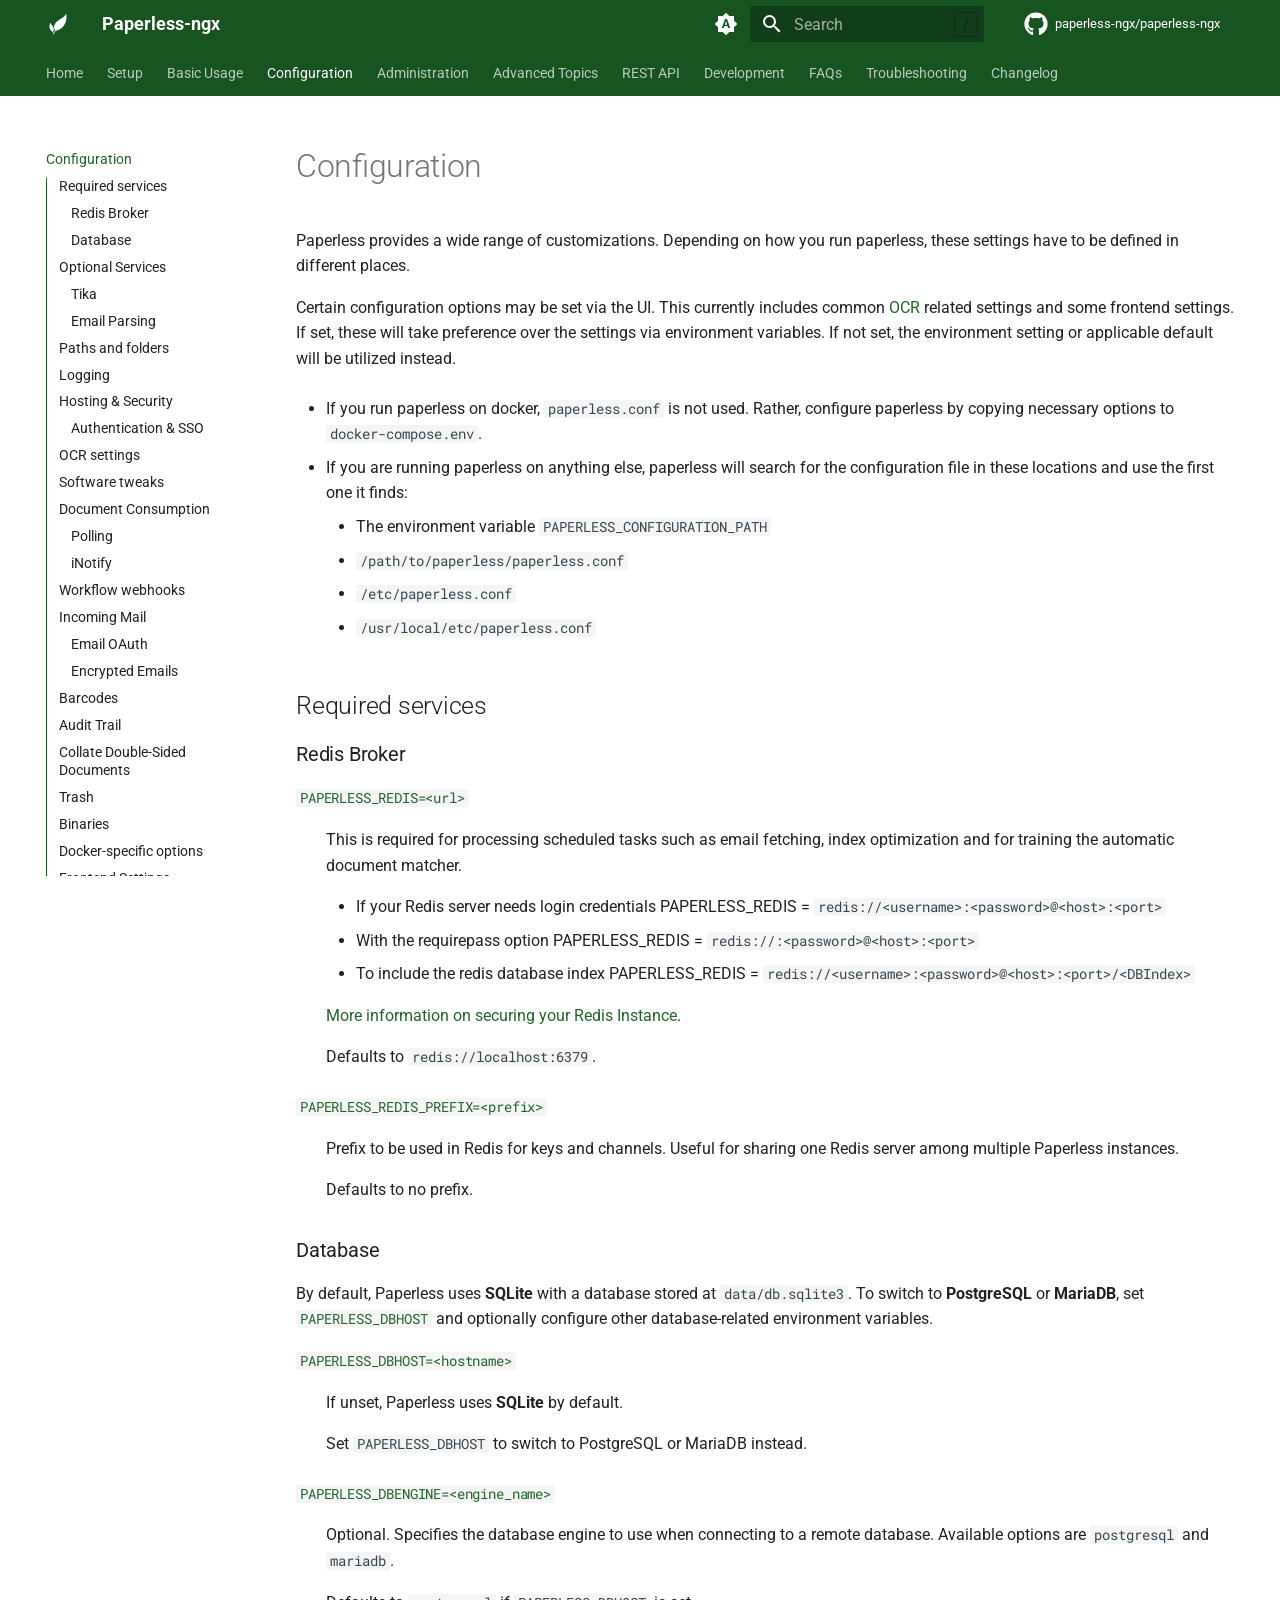
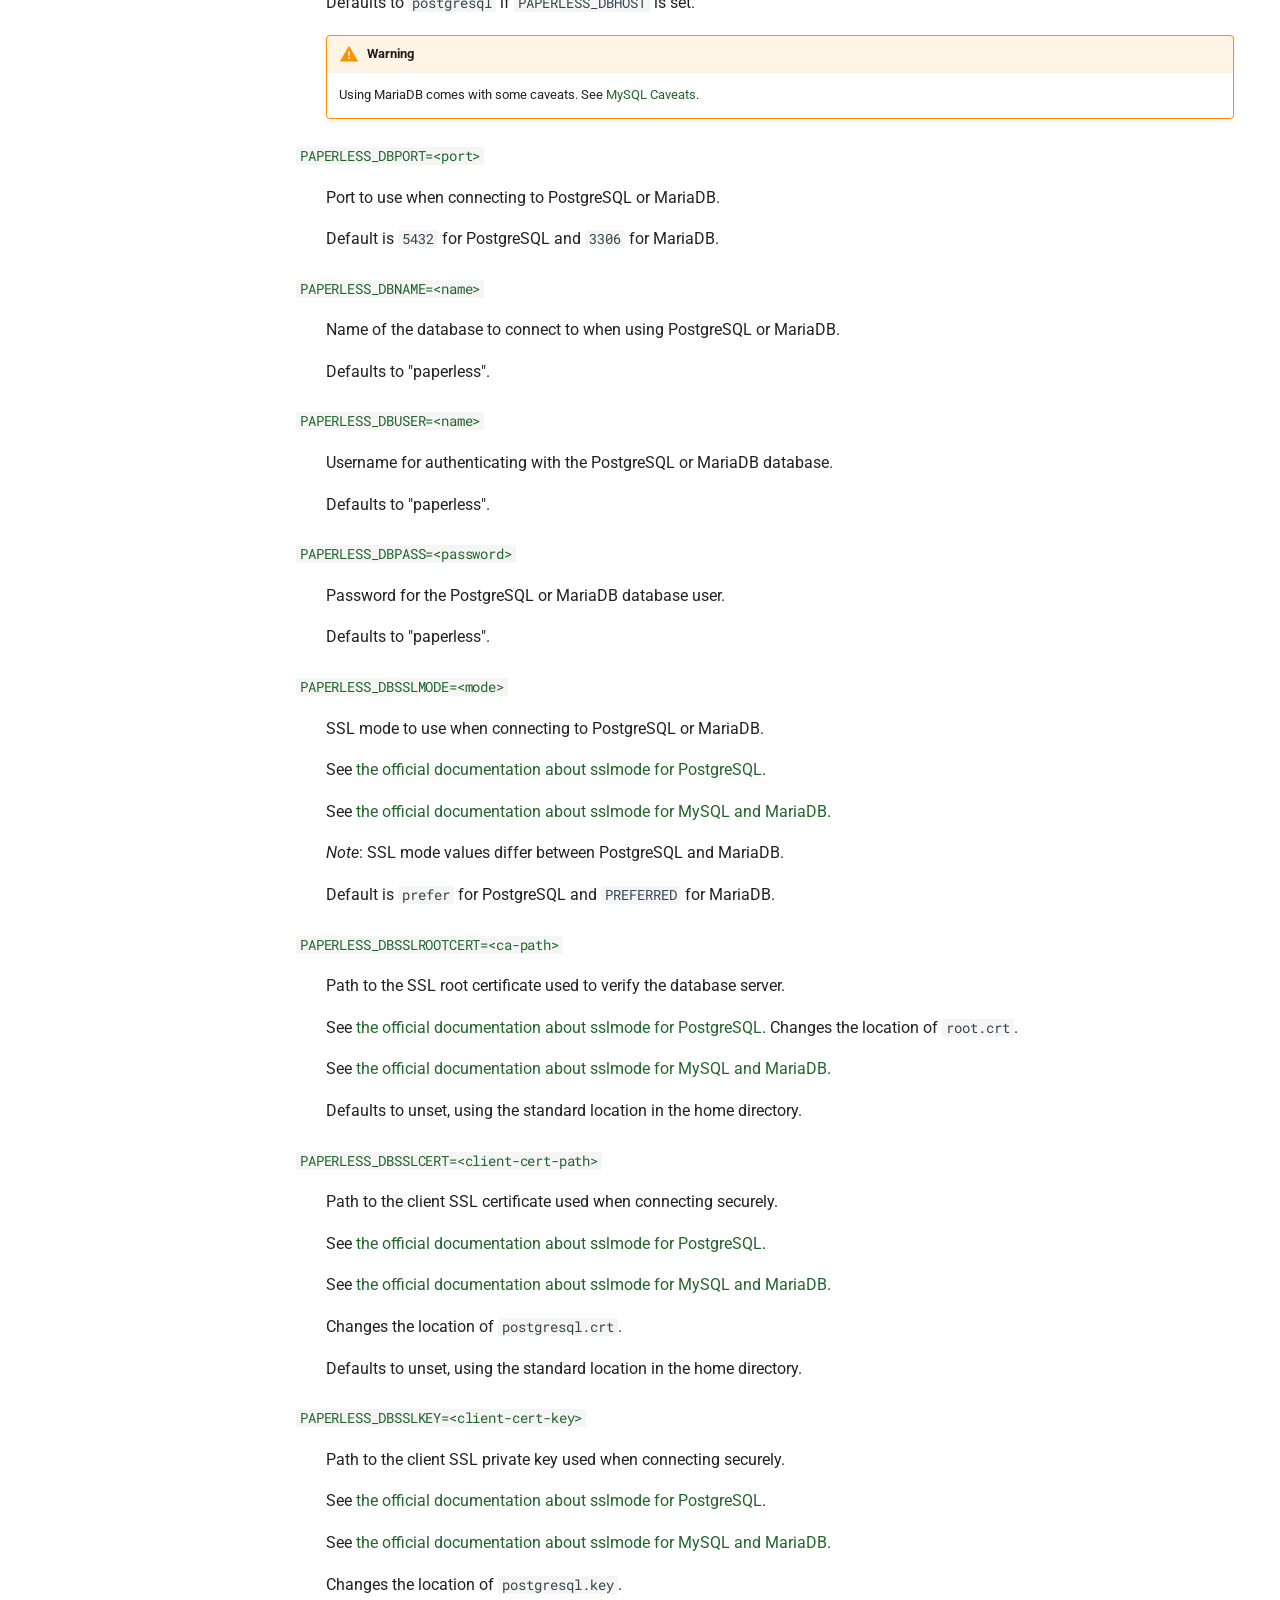
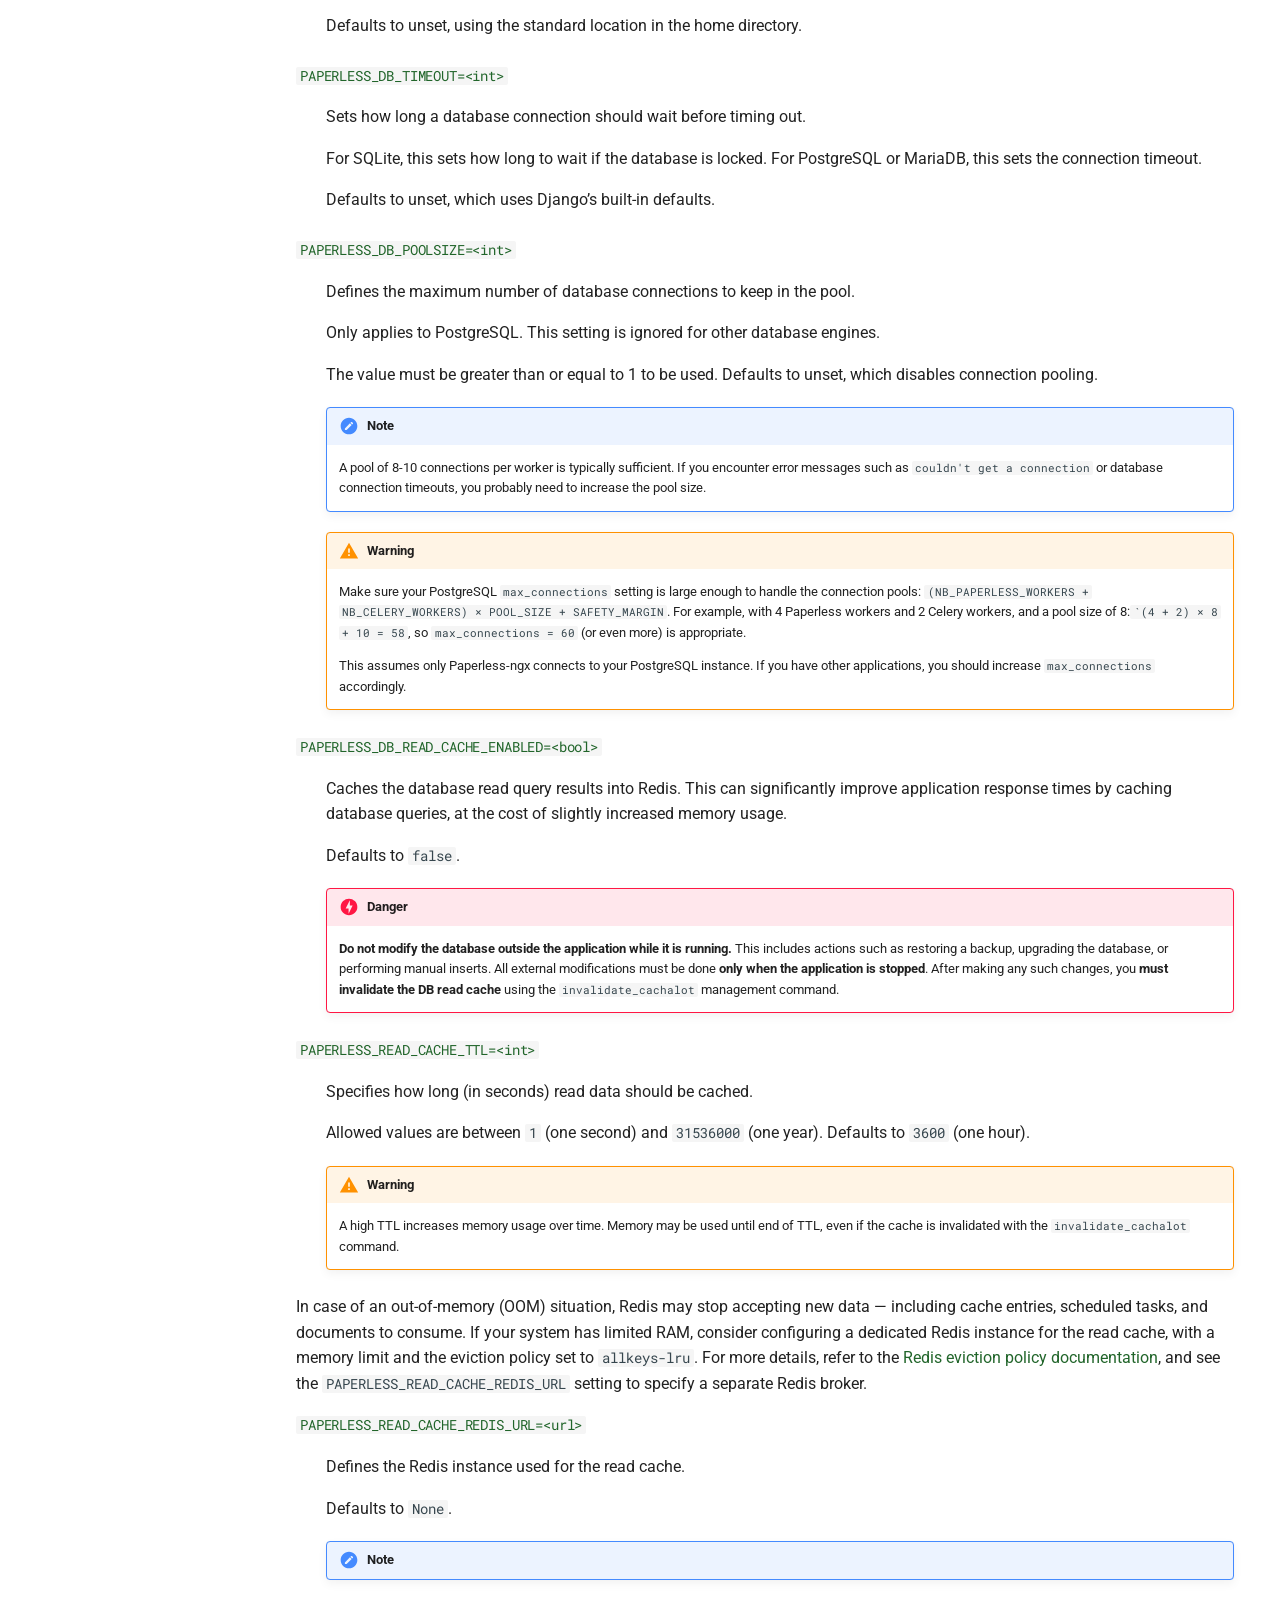
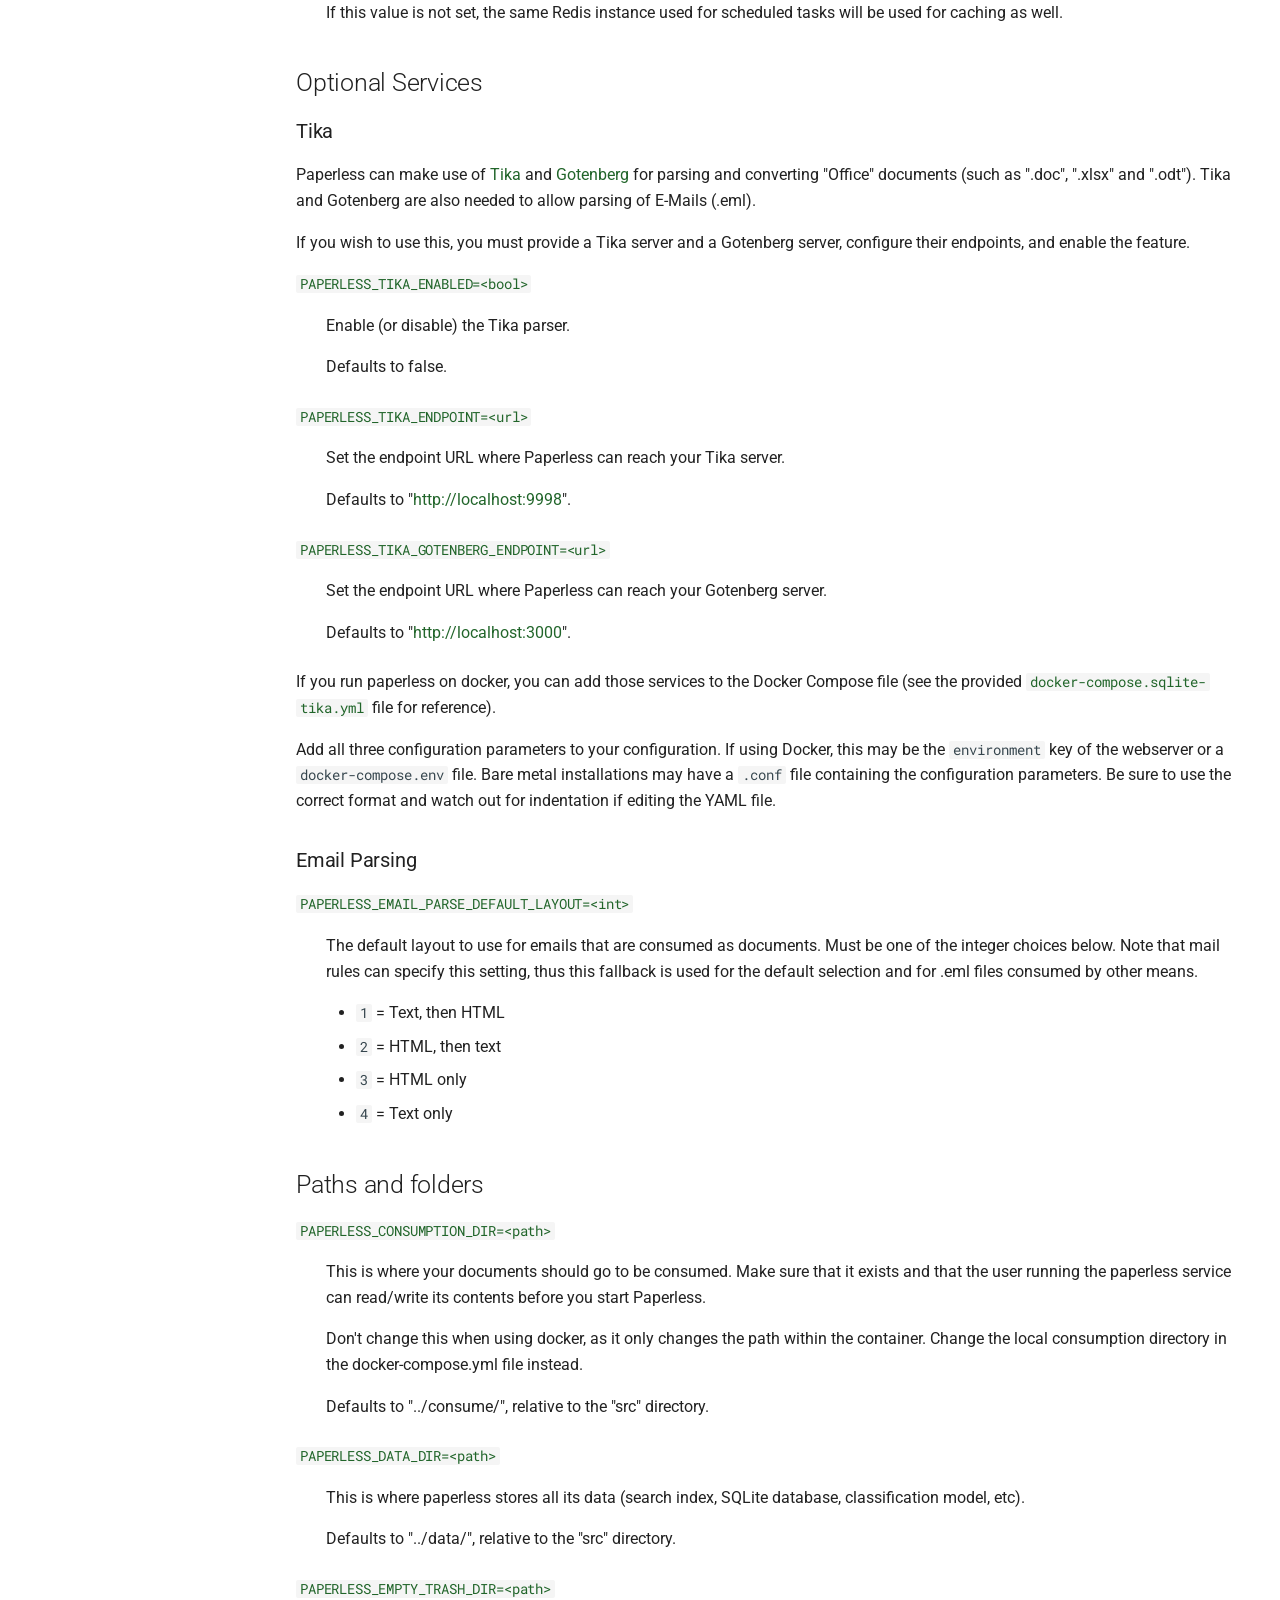
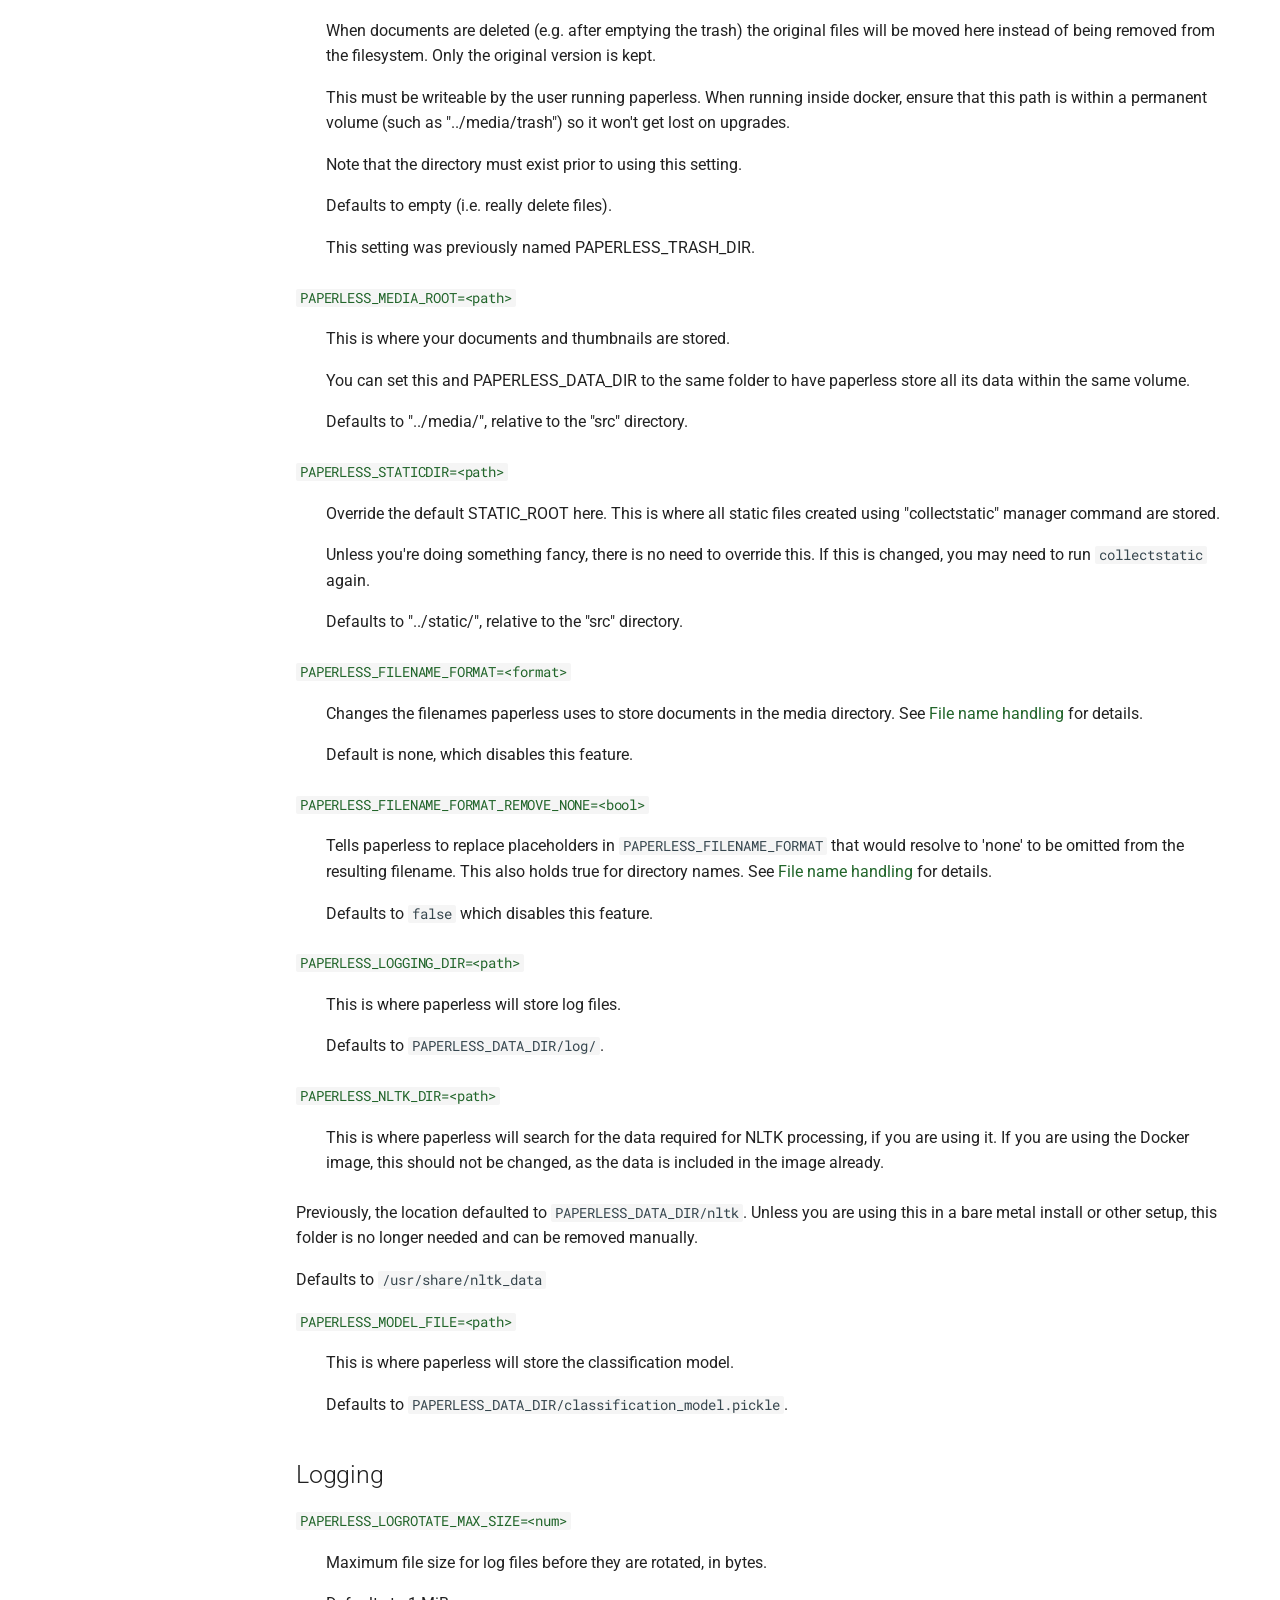
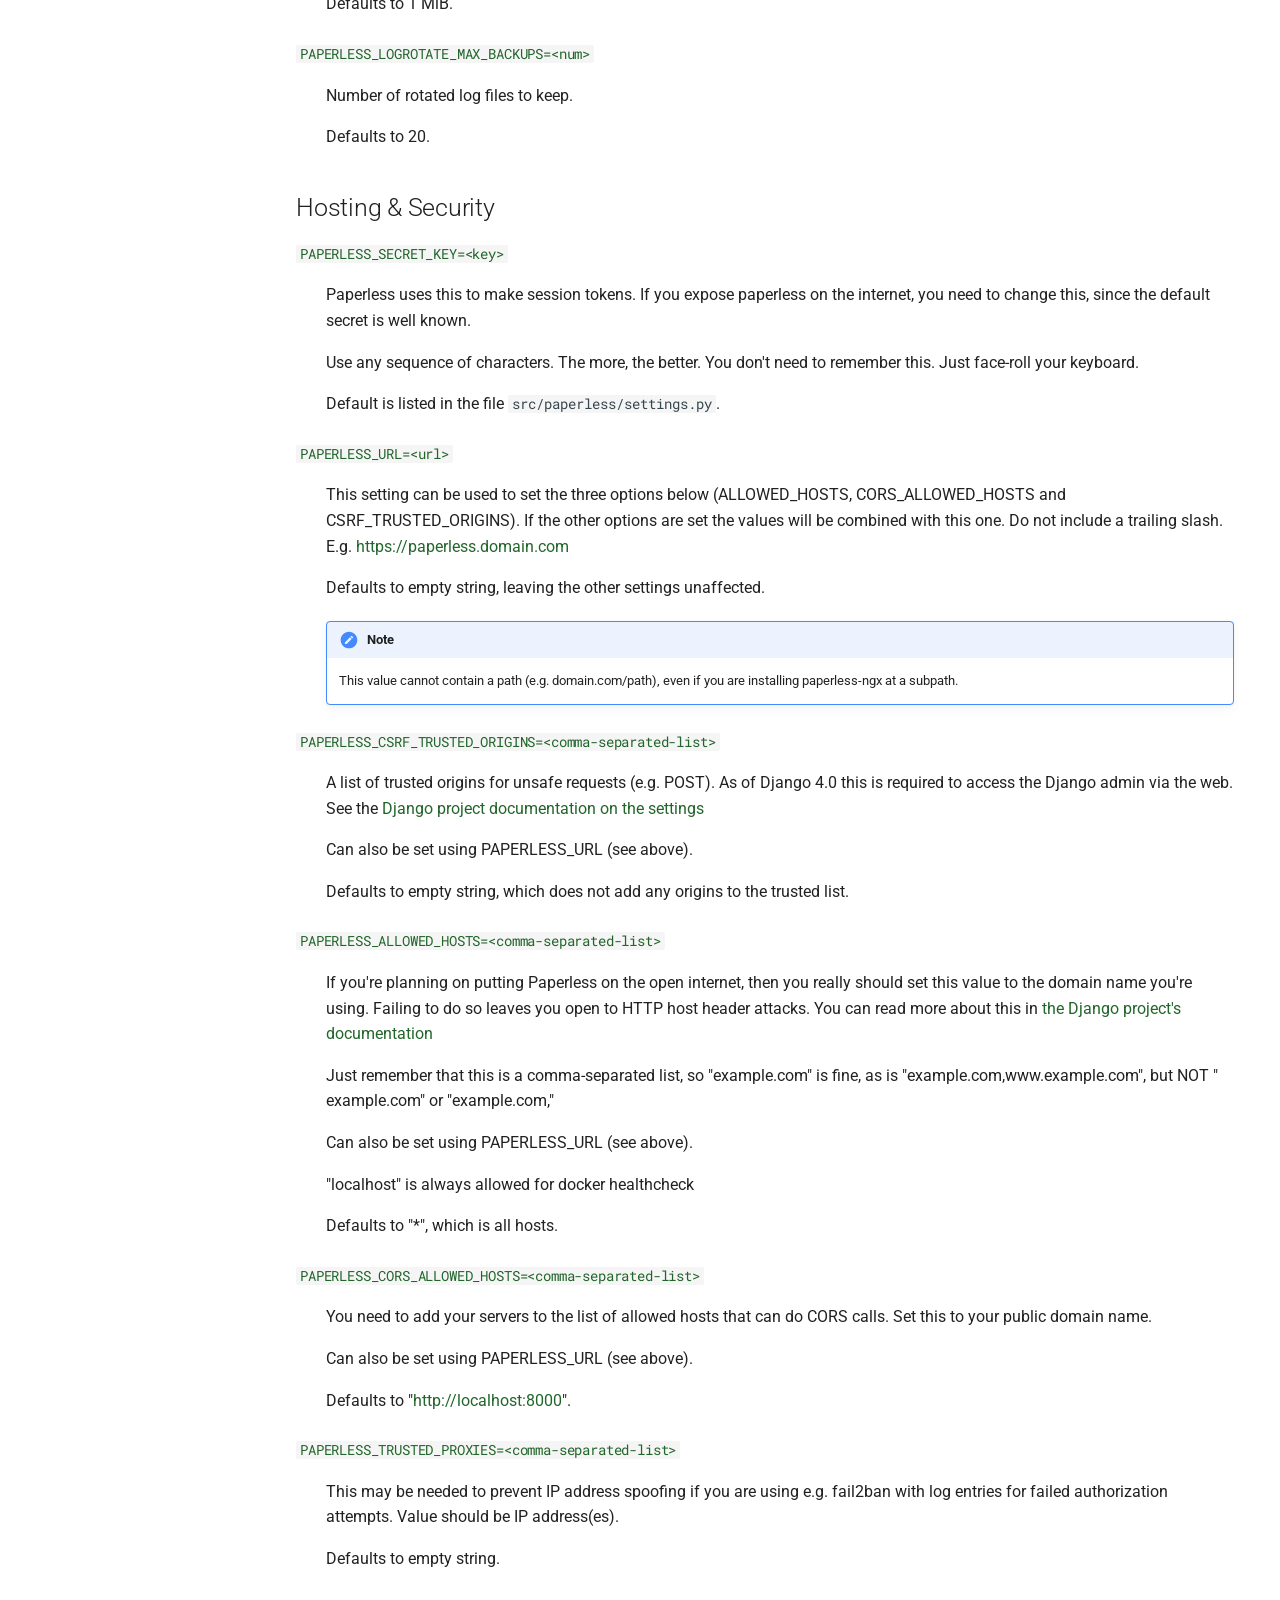
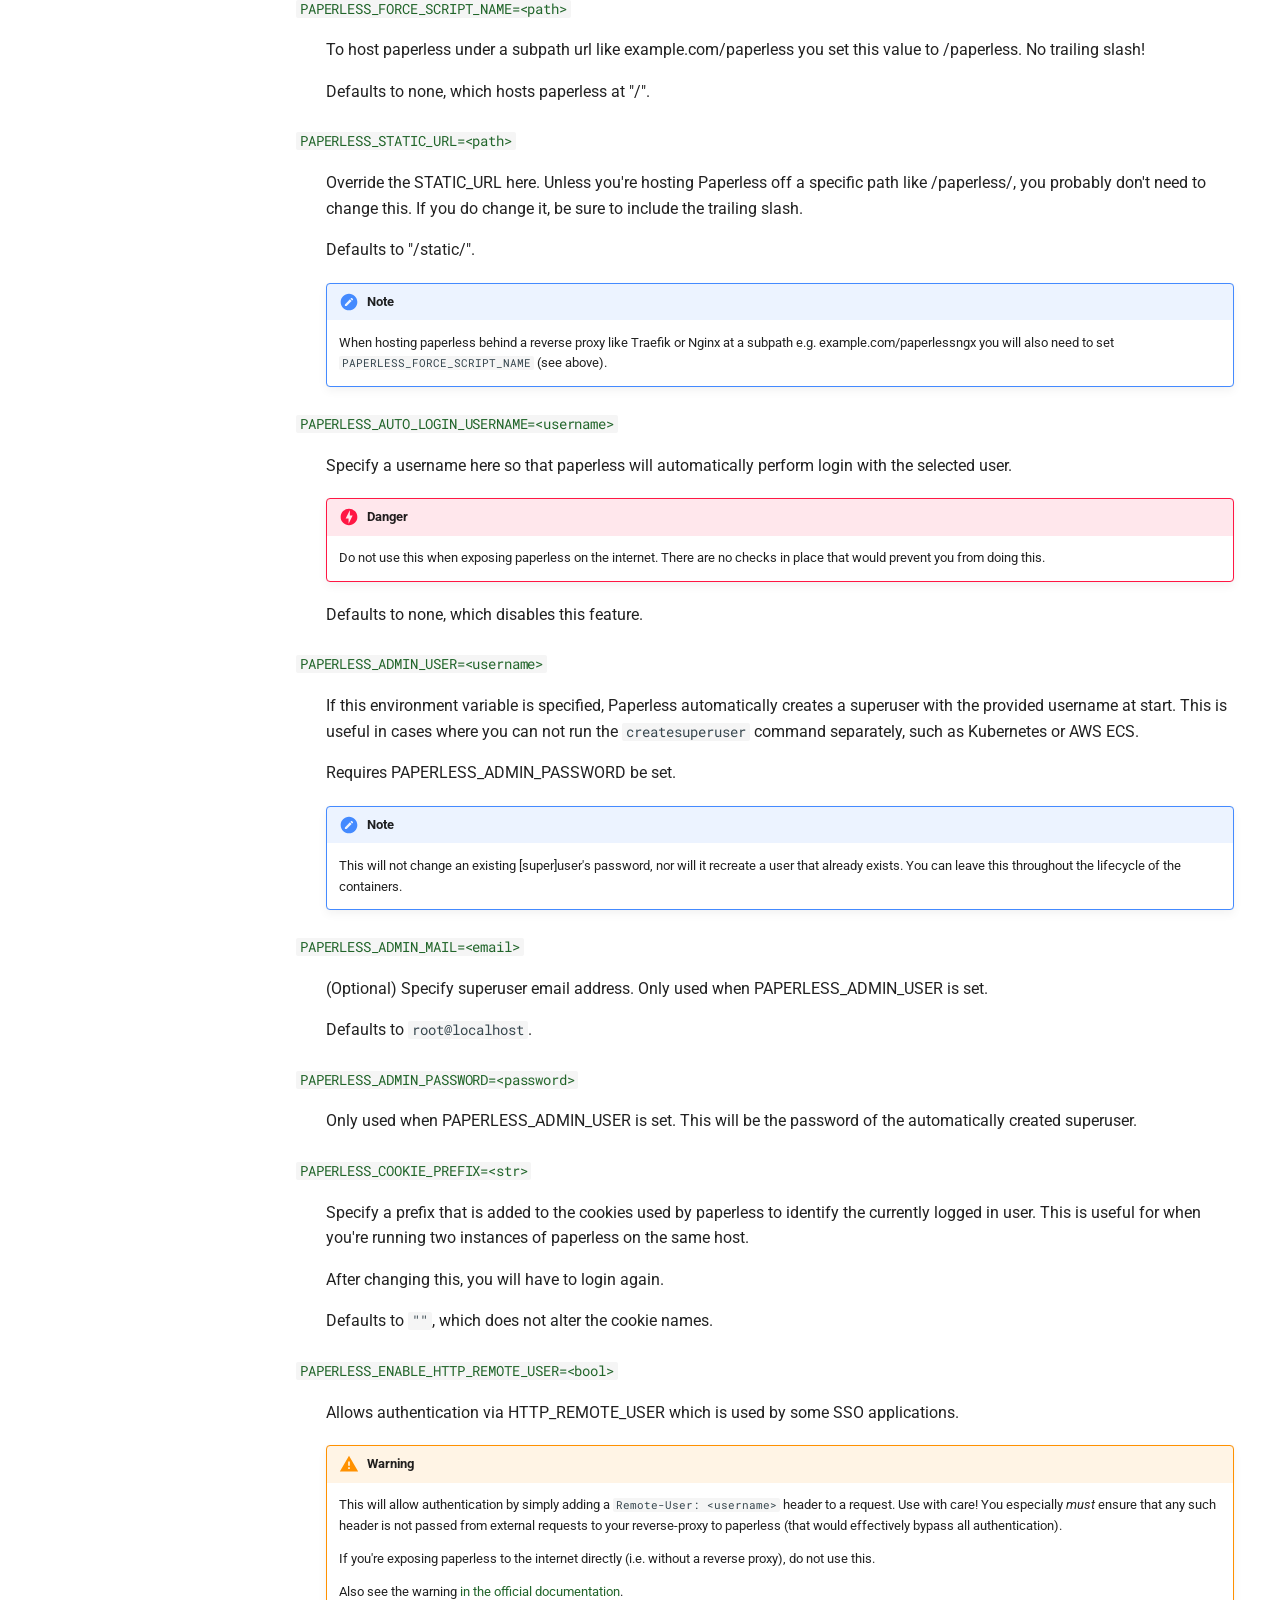
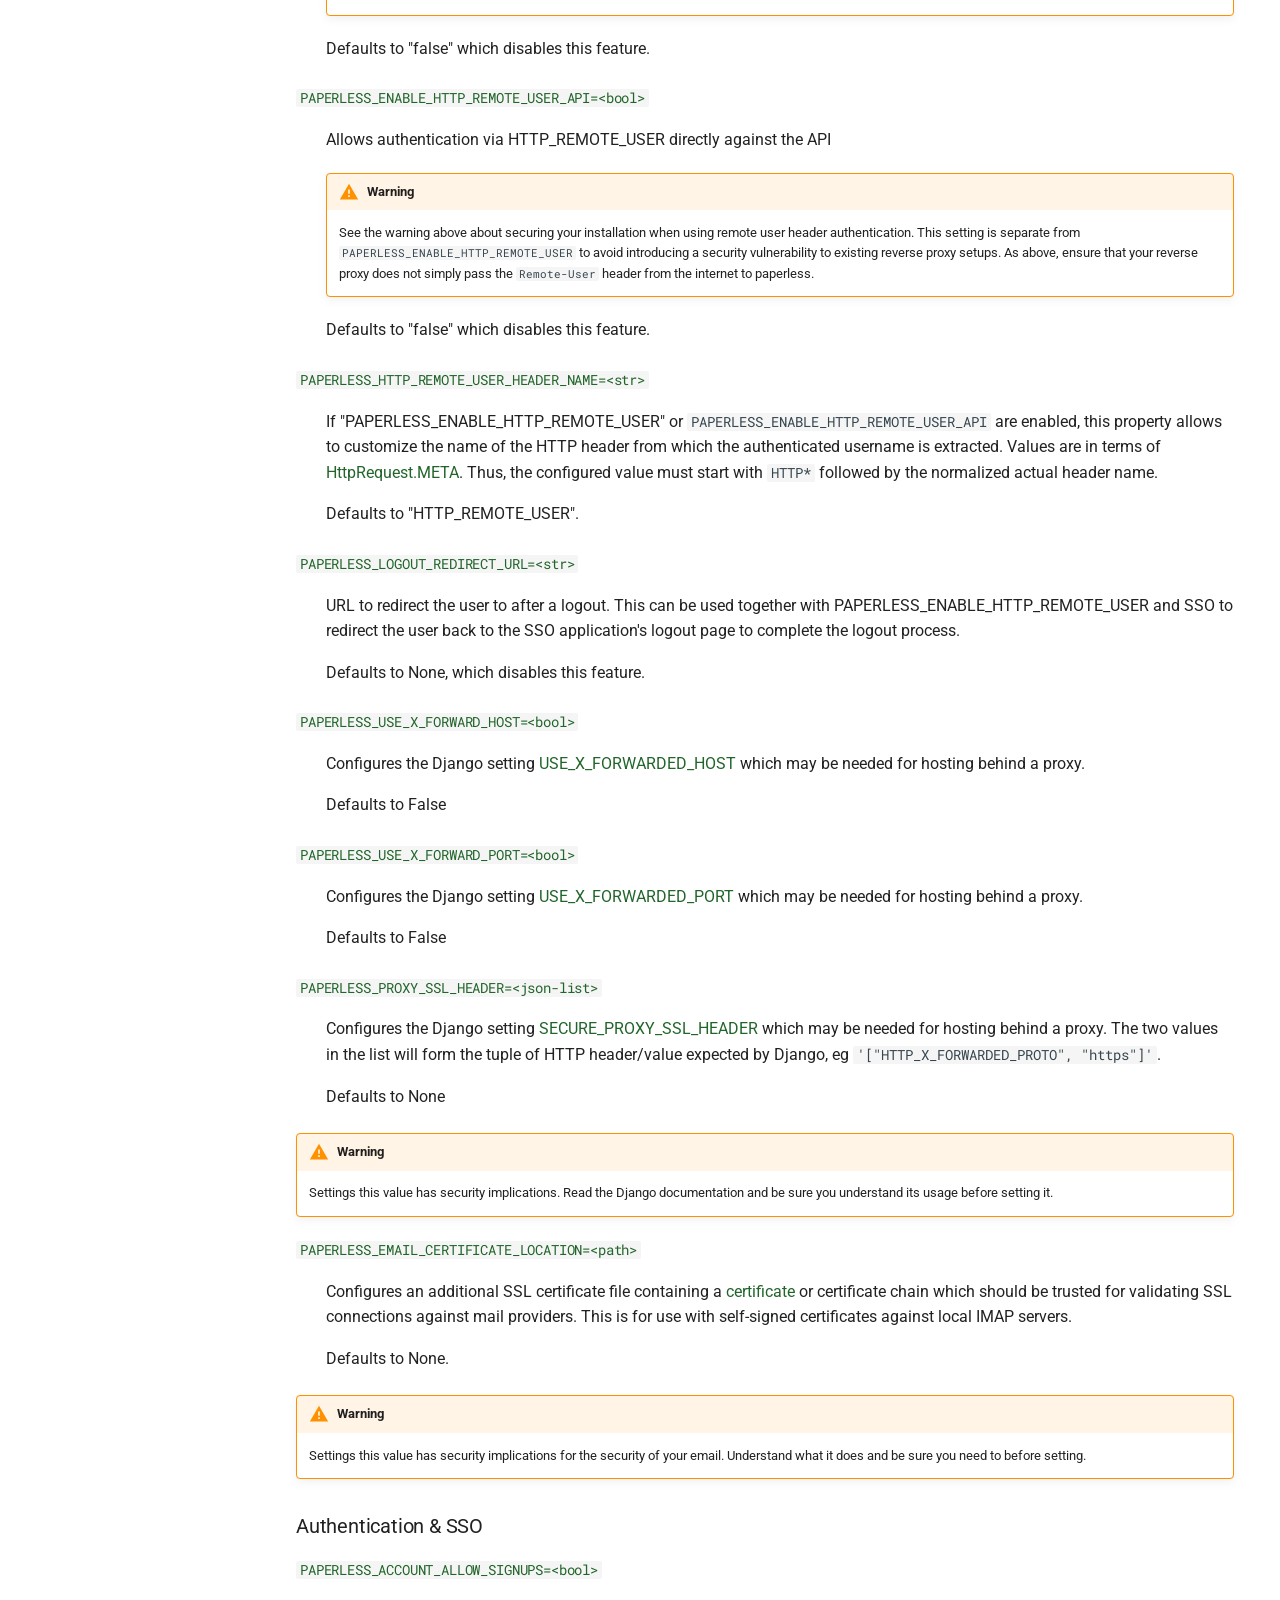
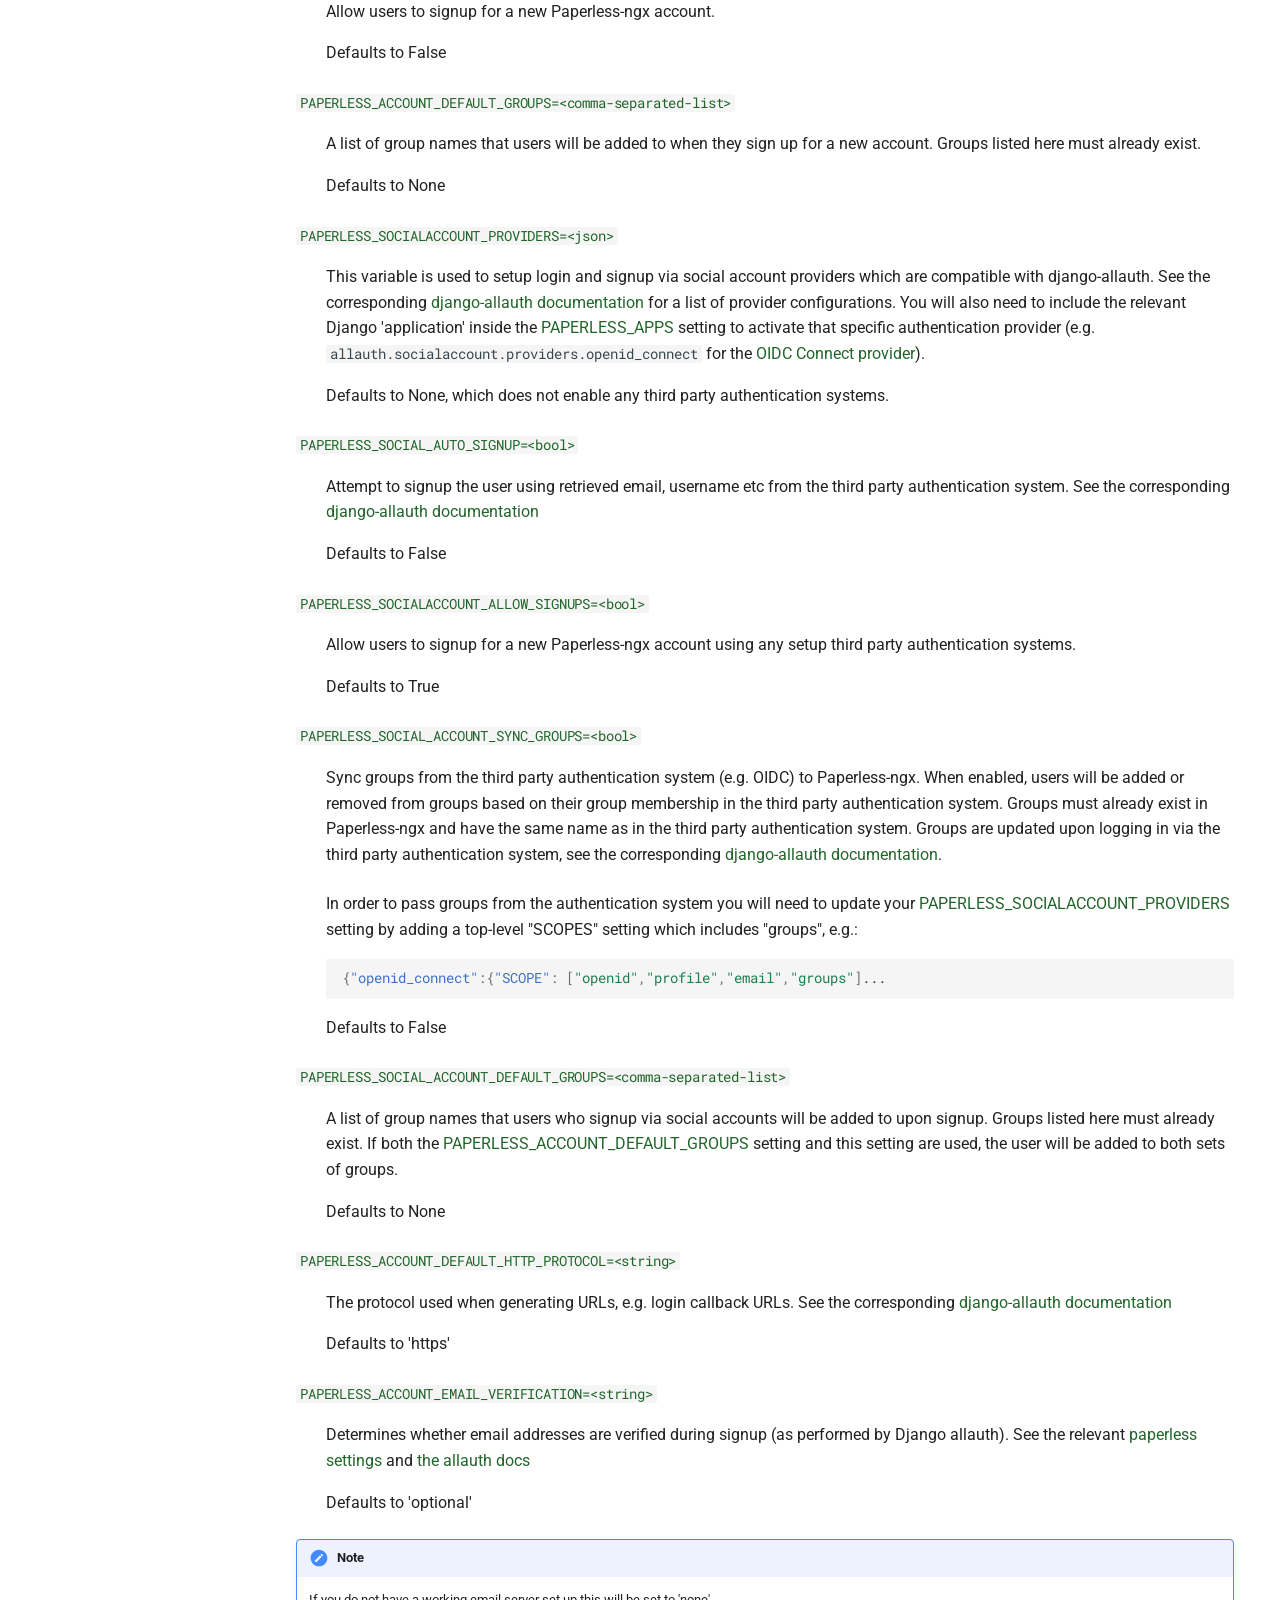
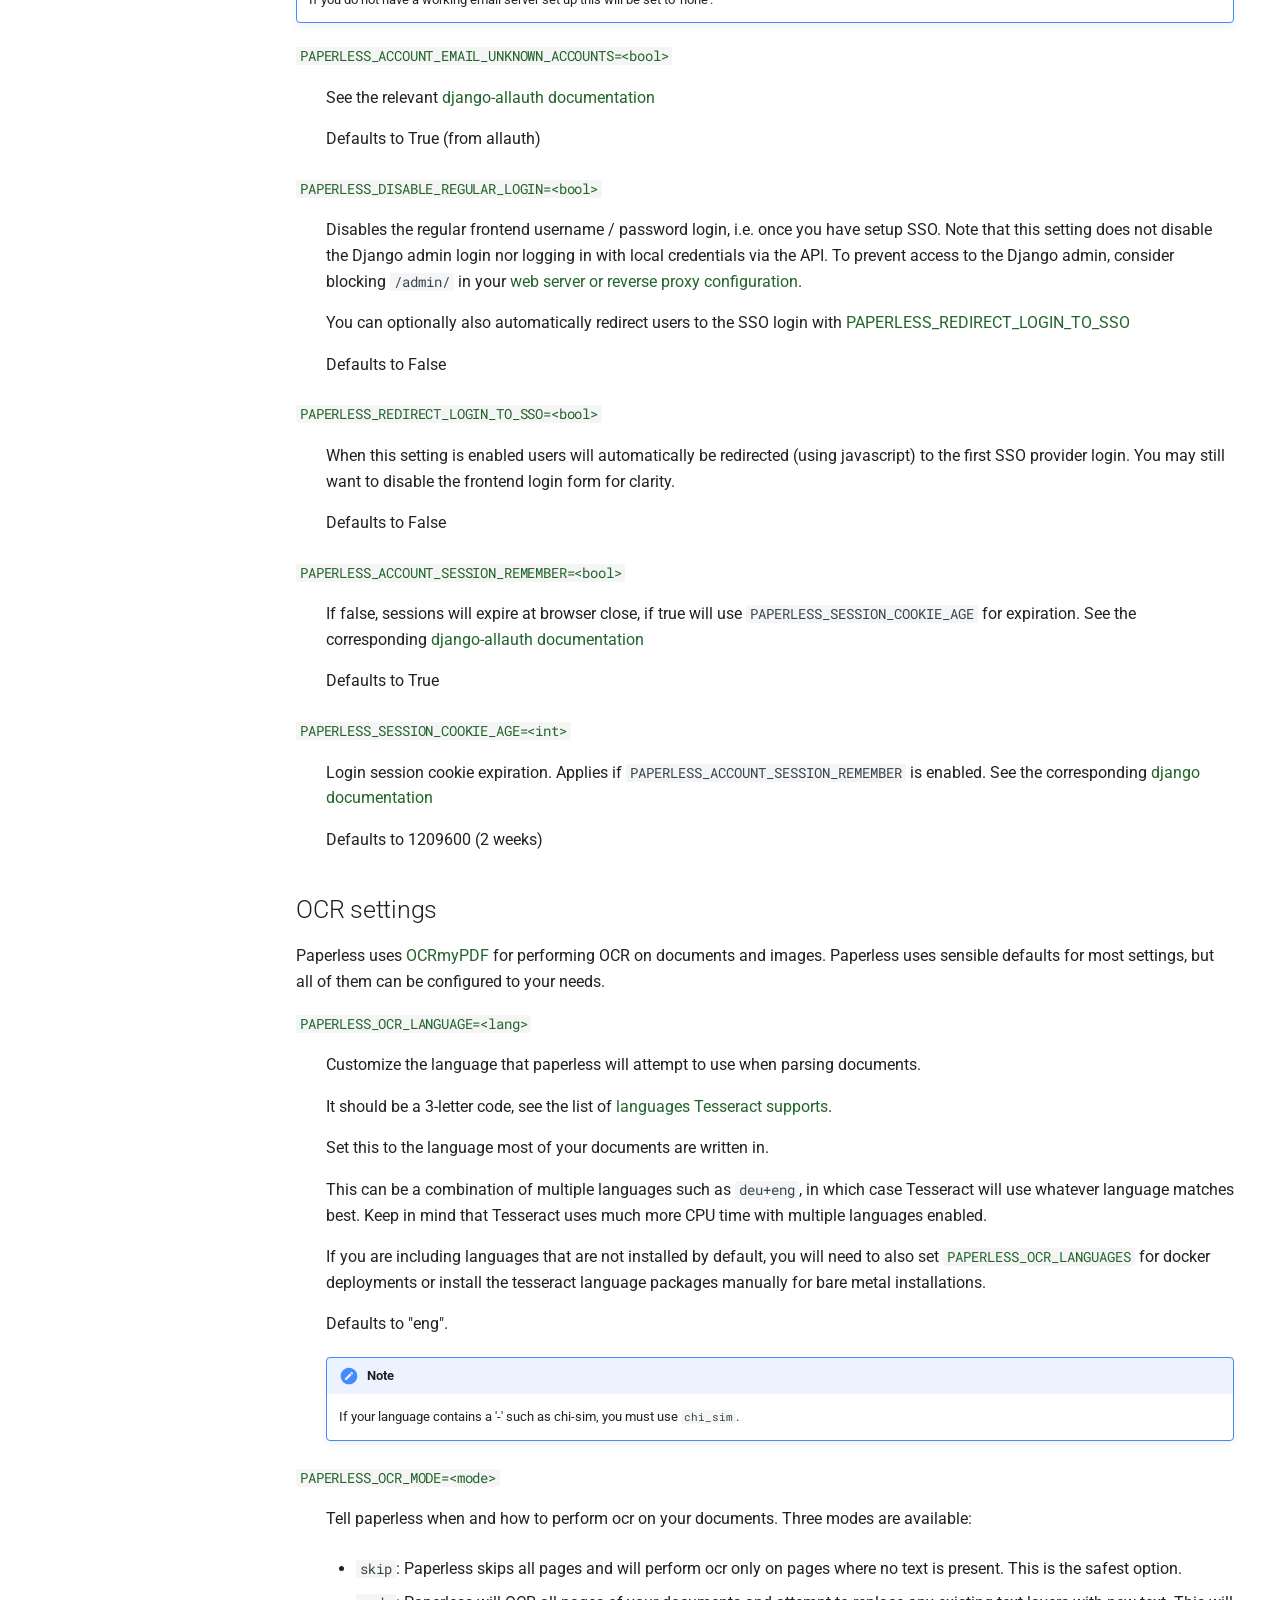
<file: configuration/index.html>
<!DOCTYPE html><html lang="en" class="no-js"><head>
    
      <meta charset="utf-8">
      <meta name="viewport" content="width=device-width,initial-scale=1">
      
      
      
      
        <link rel="prev" href="../usage/">
      
      
        <link rel="next" href="../administration/">
      
      
        
      
      
      <link rel="icon" href="../assets/favicon.png">
      <meta name="generator" content="mkdocs-1.6.1, mkdocs-material-9.7.0">
    
    
      
        <title>Configuration - Paperless-ngx</title>
      
    
    
      <link rel="stylesheet" href="../assets/stylesheets/main.618322db.min.css">
      
        
        <link rel="stylesheet" href="../assets/stylesheets/palette.ab4e12ef.min.css">
      
      


    
    
      
    
    
      
        
        
        <link rel="preconnect" href="https://fonts.gstatic.com" crossorigin>
        <link rel="stylesheet" href="https://fonts.googleapis.com/css?family=Roboto:300,300i,400,400i,700,700i%7CRoboto+Mono:400,400i,700,700i&amp;display=fallback">
        <style>:root{--md-text-font:"Roboto";--md-code-font:"Roboto Mono"}</style>
      
    
    
      <link rel="stylesheet" href="../assets/extra.css">
    
    <script>__md_scope=new URL("..",location),__md_hash=e=>[...e].reduce(((e,_)=>(e<<5)-e+_.charCodeAt(0)),0),__md_get=(e,_=localStorage,t=__md_scope)=>JSON.parse(_.getItem(t.pathname+"."+e)),__md_set=(e,_,t=localStorage,a=__md_scope)=>{try{t.setItem(a.pathname+"."+e,JSON.stringify(_))}catch(e){}}</script>
    
      

    
    
  <link href="../assets/stylesheets/glightbox.min.css" rel="stylesheet"><script src="../assets/javascripts/glightbox.min.js"></script><style id="glightbox-style">
            html.glightbox-open { overflow: initial; height: 100%; }
            .gslide-title { margin-top: 0px; user-select: text; }
            .gslide-desc { color: #666; user-select: text; }
            .gslide-image img { background: white; }
            .gscrollbar-fixer { padding-right: 15px; }
            .gdesc-inner { font-size: 0.75rem; }
            body[data-md-color-scheme="slate"] .gdesc-inner { background: var(--md-default-bg-color); }
            body[data-md-color-scheme="slate"] .gslide-title { color: var(--md-default-fg-color); }
            body[data-md-color-scheme="slate"] .gslide-desc { color: var(--md-default-fg-color); }
        </style></head>
  
  
    
    
      
    
    
    
    
    <body dir="ltr" data-md-color-scheme="default" data-md-color-primary="indigo" data-md-color-accent="indigo">
  
    
    <input class="md-toggle" data-md-toggle="drawer" type="checkbox" id="__drawer" autocomplete="off">
    <input class="md-toggle" data-md-toggle="search" type="checkbox" id="__search" autocomplete="off">
    <label class="md-overlay" for="__drawer"></label>
    <div data-md-component="skip">
      
        
        <a href="#configuration" class="md-skip">
          Skip to content
        </a>
      
    </div>
    <div data-md-component="announce">
      
    </div>
    
    
      

<header class="md-header" data-md-component="header">
  <nav class="md-header__inner md-grid" aria-label="Header">
    <a href=".." title="Paperless-ngx" class="md-header__button md-logo" aria-label="Paperless-ngx" data-md-component="logo">
      
  <img src="../assets/logo.svg" alt="logo">

    </a>
    <label class="md-header__button md-icon" for="__drawer">
      
      <svg xmlns="http://www.w3.org/2000/svg" viewBox="0 0 24 24"><path d="M3 6h18v2H3zm0 5h18v2H3zm0 5h18v2H3z"></path></svg>
    </label>
    <div class="md-header__title" data-md-component="header-title">
      <div class="md-header__ellipsis">
        <div class="md-header__topic">
          <span class="md-ellipsis">
            Paperless-ngx
          </span>
        </div>
        <div class="md-header__topic" data-md-component="header-topic">
          <span class="md-ellipsis">
            
              Configuration
            
          </span>
        </div>
      </div>
    </div>
    
      
        <form class="md-header__option" data-md-component="palette">
  
    
    
    
    <input class="md-option" data-md-color-media="(prefers-color-scheme)" data-md-color-scheme="default" data-md-color-primary="indigo" data-md-color-accent="indigo" aria-label="Switch to light mode" type="radio" name="__palette" id="__palette_0">
    
      <label class="md-header__button md-icon" title="Switch to light mode" for="__palette_1" hidden>
        <svg xmlns="http://www.w3.org/2000/svg" viewBox="0 0 24 24"><path d="m14.3 16-.7-2h-3.2l-.7 2H7.8L11 7h2l3.2 9zM20 8.69V4h-4.69L12 .69 8.69 4H4v4.69L.69 12 4 15.31V20h4.69L12 23.31 15.31 20H20v-4.69L23.31 12zm-9.15 3.96h2.3L12 9z"></path></svg>
      </label>
    
  
    
    
    
    <input class="md-option" data-md-color-media="(prefers-color-scheme: light)" data-md-color-scheme="default" data-md-color-primary="indigo" data-md-color-accent="indigo" aria-label="Switch to dark mode" type="radio" name="__palette" id="__palette_1">
    
      <label class="md-header__button md-icon" title="Switch to dark mode" for="__palette_2" hidden>
        <svg xmlns="http://www.w3.org/2000/svg" viewBox="0 0 24 24"><path d="M12 8a4 4 0 0 0-4 4 4 4 0 0 0 4 4 4 4 0 0 0 4-4 4 4 0 0 0-4-4m0 10a6 6 0 0 1-6-6 6 6 0 0 1 6-6 6 6 0 0 1 6 6 6 6 0 0 1-6 6m8-9.31V4h-4.69L12 .69 8.69 4H4v4.69L.69 12 4 15.31V20h4.69L12 23.31 15.31 20H20v-4.69L23.31 12z"></path></svg>
      </label>
    
  
    
    
    
    <input class="md-option" data-md-color-media="(prefers-color-scheme: dark)" data-md-color-scheme="slate" data-md-color-primary="indigo" data-md-color-accent="indigo" aria-label="Switch to system preference" type="radio" name="__palette" id="__palette_2">
    
      <label class="md-header__button md-icon" title="Switch to system preference" for="__palette_0" hidden>
        <svg xmlns="http://www.w3.org/2000/svg" viewBox="0 0 24 24"><path d="M12 18c-.89 0-1.74-.2-2.5-.55C11.56 16.5 13 14.42 13 12s-1.44-4.5-3.5-5.45C10.26 6.2 11.11 6 12 6a6 6 0 0 1 6 6 6 6 0 0 1-6 6m8-9.31V4h-4.69L12 .69 8.69 4H4v4.69L.69 12 4 15.31V20h4.69L12 23.31 15.31 20H20v-4.69L23.31 12z"></path></svg>
      </label>
    
  
</form>
      
    
    
      <script>var palette=__md_get("__palette");if(palette&&palette.color){if("(prefers-color-scheme)"===palette.color.media){var media=matchMedia("(prefers-color-scheme: light)"),input=document.querySelector(media.matches?"[data-md-color-media='(prefers-color-scheme: light)']":"[data-md-color-media='(prefers-color-scheme: dark)']");palette.color.media=input.getAttribute("data-md-color-media"),palette.color.scheme=input.getAttribute("data-md-color-scheme"),palette.color.primary=input.getAttribute("data-md-color-primary"),palette.color.accent=input.getAttribute("data-md-color-accent")}for(var[key,value]of Object.entries(palette.color))document.body.setAttribute("data-md-color-"+key,value)}</script>
    
    
    
      
      
        <label class="md-header__button md-icon" for="__search">
          
          <svg xmlns="http://www.w3.org/2000/svg" viewBox="0 0 24 24"><path d="M9.5 3A6.5 6.5 0 0 1 16 9.5c0 1.61-.59 3.09-1.56 4.23l.27.27h.79l5 5-1.5 1.5-5-5v-.79l-.27-.27A6.52 6.52 0 0 1 9.5 16 6.5 6.5 0 0 1 3 9.5 6.5 6.5 0 0 1 9.5 3m0 2C7 5 5 7 5 9.5S7 14 9.5 14 14 12 14 9.5 12 5 9.5 5"></path></svg>
        </label>
        <div class="md-search" data-md-component="search" role="dialog">
  <label class="md-search__overlay" for="__search"></label>
  <div class="md-search__inner" role="search">
    <form class="md-search__form" name="search">
      <input type="text" class="md-search__input" name="query" aria-label="Search" placeholder="Search" autocapitalize="off" autocorrect="off" autocomplete="off" spellcheck="false" data-md-component="search-query" required>
      <label class="md-search__icon md-icon" for="__search">
        
        <svg xmlns="http://www.w3.org/2000/svg" viewBox="0 0 24 24"><path d="M9.5 3A6.5 6.5 0 0 1 16 9.5c0 1.61-.59 3.09-1.56 4.23l.27.27h.79l5 5-1.5 1.5-5-5v-.79l-.27-.27A6.52 6.52 0 0 1 9.5 16 6.5 6.5 0 0 1 3 9.5 6.5 6.5 0 0 1 9.5 3m0 2C7 5 5 7 5 9.5S7 14 9.5 14 14 12 14 9.5 12 5 9.5 5"></path></svg>
        
        <svg xmlns="http://www.w3.org/2000/svg" viewBox="0 0 24 24"><path d="M20 11v2H8l5.5 5.5-1.42 1.42L4.16 12l7.92-7.92L13.5 5.5 8 11z"></path></svg>
      </label>
      <nav class="md-search__options" aria-label="Search">
        
        <button type="reset" class="md-search__icon md-icon" title="Clear" aria-label="Clear" tabindex="-1">
          
          <svg xmlns="http://www.w3.org/2000/svg" viewBox="0 0 24 24"><path d="M19 6.41 17.59 5 12 10.59 6.41 5 5 6.41 10.59 12 5 17.59 6.41 19 12 13.41 17.59 19 19 17.59 13.41 12z"></path></svg>
        </button>
      </nav>
      
    </form>
    <div class="md-search__output">
      <div class="md-search__scrollwrap" tabindex="0" data-md-scrollfix>
        <div class="md-search-result" data-md-component="search-result">
          <div class="md-search-result__meta">
            Initializing search
          </div>
          <ol class="md-search-result__list" role="presentation"></ol>
        </div>
      </div>
    </div>
  </div>
</div>
      
    
    
      <div class="md-header__source">
        <a href="https://github.com/paperless-ngx/paperless-ngx" title="Go to repository" class="md-source" data-md-component="source">
  <div class="md-source__icon md-icon">
    
    <svg xmlns="http://www.w3.org/2000/svg" viewBox="0 0 512 512"><!--! Font Awesome Free 7.1.0 by @fontawesome - https://fontawesome.com License - https://fontawesome.com/license/free (Icons: CC BY 4.0, Fonts: SIL OFL 1.1, Code: MIT License) Copyright 2025 Fonticons, Inc.--><path d="M173.9 397.4c0 2-2.3 3.6-5.2 3.6-3.3.3-5.6-1.3-5.6-3.6 0-2 2.3-3.6 5.2-3.6 3-.3 5.6 1.3 5.6 3.6m-31.1-4.5c-.7 2 1.3 4.3 4.3 4.9 2.6 1 5.6 0 6.2-2s-1.3-4.3-4.3-5.2c-2.6-.7-5.5.3-6.2 2.3m44.2-1.7c-2.9.7-4.9 2.6-4.6 4.9.3 2 2.9 3.3 5.9 2.6 2.9-.7 4.9-2.6 4.6-4.6-.3-1.9-3-3.2-5.9-2.9M252.8 8C114.1 8 8 113.3 8 252c0 110.9 69.8 205.8 169.5 239.2 12.8 2.3 17.3-5.6 17.3-12.1 0-6.2-.3-40.4-.3-61.4 0 0-70 15-84.7-29.8 0 0-11.4-29.1-27.8-36.6 0 0-22.9-15.7 1.6-15.4 0 0 24.9 2 38.6 25.8 21.9 38.6 58.6 27.5 72.9 20.9 2.3-16 8.8-27.1 16-33.7-55.9-6.2-112.3-14.3-112.3-110.5 0-27.5 7.6-41.3 23.6-58.9-2.6-6.5-11.1-33.3 2.6-67.9 20.9-6.5 69 27 69 27 20-5.6 41.5-8.5 62.8-8.5s42.8 2.9 62.8 8.5c0 0 48.1-33.6 69-27 13.7 34.7 5.2 61.4 2.6 67.9 16 17.7 25.8 31.5 25.8 58.9 0 96.5-58.9 104.2-114.8 110.5 9.2 7.9 17 22.9 17 46.4 0 33.7-.3 75.4-.3 83.6 0 6.5 4.6 14.4 17.3 12.1C436.2 457.8 504 362.9 504 252 504 113.3 391.5 8 252.8 8M105.2 352.9c-1.3 1-1 3.3.7 5.2 1.6 1.6 3.9 2.3 5.2 1 1.3-1 1-3.3-.7-5.2-1.6-1.6-3.9-2.3-5.2-1m-10.8-8.1c-.7 1.3.3 2.9 2.3 3.9 1.6 1 3.6.7 4.3-.7.7-1.3-.3-2.9-2.3-3.9-2-.6-3.6-.3-4.3.7m32.4 35.6c-1.6 1.3-1 4.3 1.3 6.2 2.3 2.3 5.2 2.6 6.5 1 1.3-1.3.7-4.3-1.3-6.2-2.2-2.3-5.2-2.6-6.5-1m-11.4-14.7c-1.6 1-1.6 3.6 0 5.9s4.3 3.3 5.6 2.3c1.6-1.3 1.6-3.9 0-6.2-1.4-2.3-4-3.3-5.6-2"></path></svg>
  </div>
  <div class="md-source__repository">
    paperless-ngx/paperless-ngx
  </div>
</a>
      </div>
    
  </nav>
  
</header>
    
    <div class="md-container" data-md-component="container">
      
      
        
          
            
<nav class="md-tabs" aria-label="Tabs" data-md-component="tabs">
  <div class="md-grid">
    <ul class="md-tabs__list">
      
        
  
  
  
  
    <li class="md-tabs__item">
      <a href=".." class="md-tabs__link">
        
  
  
    
  
  Home

      </a>
    </li>
  

      
        
  
  
  
  
    <li class="md-tabs__item">
      <a href="../setup/" class="md-tabs__link">
        
  
  
    
  
  Setup

      </a>
    </li>
  

      
        
  
  
  
  
    <li class="md-tabs__item">
      <a href="../usage/" class="md-tabs__link">
        
  
  
    
  
  Basic Usage

      </a>
    </li>
  

      
        
  
  
  
    
  
  
    <li class="md-tabs__item md-tabs__item--active">
      <a href="./" class="md-tabs__link">
        
  
  
    
  
  Configuration

      </a>
    </li>
  

      
        
  
  
  
  
    <li class="md-tabs__item">
      <a href="../administration/" class="md-tabs__link">
        
  
  
    
  
  Administration

      </a>
    </li>
  

      
        
  
  
  
  
    <li class="md-tabs__item">
      <a href="../advanced_usage/" class="md-tabs__link">
        
  
  
    
  
  Advanced Topics

      </a>
    </li>
  

      
        
  
  
  
  
    <li class="md-tabs__item">
      <a href="../api/" class="md-tabs__link">
        
  
  
    
  
  REST API

      </a>
    </li>
  

      
        
  
  
  
  
    <li class="md-tabs__item">
      <a href="../development/" class="md-tabs__link">
        
  
  
    
  
  Development

      </a>
    </li>
  

      
        
  
  
  
  
    <li class="md-tabs__item">
      <a href="../faq/" class="md-tabs__link">
        
  
  
    
  
  FAQs

      </a>
    </li>
  

      
        
  
  
  
  
    <li class="md-tabs__item">
      <a href="../troubleshooting/" class="md-tabs__link">
        
  
  
    
  
  Troubleshooting

      </a>
    </li>
  

      
        
  
  
  
  
    <li class="md-tabs__item">
      <a href="../changelog/" class="md-tabs__link">
        
  
  
    
  
  Changelog

      </a>
    </li>
  

      
    </ul>
  </div>
</nav>
          
        
      
      <main class="md-main" data-md-component="main">
        <div class="md-main__inner md-grid">
          
            
              
              <div class="md-sidebar md-sidebar--primary" data-md-component="sidebar" data-md-type="navigation">
                <div class="md-sidebar__scrollwrap">
                  <div class="md-sidebar__inner">
                    


  


  

<nav class="md-nav md-nav--primary md-nav--lifted md-nav--integrated" aria-label="Navigation" data-md-level="0">
  <label class="md-nav__title" for="__drawer">
    <a href=".." title="Paperless-ngx" class="md-nav__button md-logo" aria-label="Paperless-ngx" data-md-component="logo">
      
  <img src="../assets/logo.svg" alt="logo">

    </a>
    Paperless-ngx
  </label>
  
    <div class="md-nav__source">
      <a href="https://github.com/paperless-ngx/paperless-ngx" title="Go to repository" class="md-source" data-md-component="source">
  <div class="md-source__icon md-icon">
    
    <svg xmlns="http://www.w3.org/2000/svg" viewBox="0 0 512 512"><!--! Font Awesome Free 7.1.0 by @fontawesome - https://fontawesome.com License - https://fontawesome.com/license/free (Icons: CC BY 4.0, Fonts: SIL OFL 1.1, Code: MIT License) Copyright 2025 Fonticons, Inc.--><path d="M173.9 397.4c0 2-2.3 3.6-5.2 3.6-3.3.3-5.6-1.3-5.6-3.6 0-2 2.3-3.6 5.2-3.6 3-.3 5.6 1.3 5.6 3.6m-31.1-4.5c-.7 2 1.3 4.3 4.3 4.9 2.6 1 5.6 0 6.2-2s-1.3-4.3-4.3-5.2c-2.6-.7-5.5.3-6.2 2.3m44.2-1.7c-2.9.7-4.9 2.6-4.6 4.9.3 2 2.9 3.3 5.9 2.6 2.9-.7 4.9-2.6 4.6-4.6-.3-1.9-3-3.2-5.9-2.9M252.8 8C114.1 8 8 113.3 8 252c0 110.9 69.8 205.8 169.5 239.2 12.8 2.3 17.3-5.6 17.3-12.1 0-6.2-.3-40.4-.3-61.4 0 0-70 15-84.7-29.8 0 0-11.4-29.1-27.8-36.6 0 0-22.9-15.7 1.6-15.4 0 0 24.9 2 38.6 25.8 21.9 38.6 58.6 27.5 72.9 20.9 2.3-16 8.8-27.1 16-33.7-55.9-6.2-112.3-14.3-112.3-110.5 0-27.5 7.6-41.3 23.6-58.9-2.6-6.5-11.1-33.3 2.6-67.9 20.9-6.5 69 27 69 27 20-5.6 41.5-8.5 62.8-8.5s42.8 2.9 62.8 8.5c0 0 48.1-33.6 69-27 13.7 34.7 5.2 61.4 2.6 67.9 16 17.7 25.8 31.5 25.8 58.9 0 96.5-58.9 104.2-114.8 110.5 9.2 7.9 17 22.9 17 46.4 0 33.7-.3 75.4-.3 83.6 0 6.5 4.6 14.4 17.3 12.1C436.2 457.8 504 362.9 504 252 504 113.3 391.5 8 252.8 8M105.2 352.9c-1.3 1-1 3.3.7 5.2 1.6 1.6 3.9 2.3 5.2 1 1.3-1 1-3.3-.7-5.2-1.6-1.6-3.9-2.3-5.2-1m-10.8-8.1c-.7 1.3.3 2.9 2.3 3.9 1.6 1 3.6.7 4.3-.7.7-1.3-.3-2.9-2.3-3.9-2-.6-3.6-.3-4.3.7m32.4 35.6c-1.6 1.3-1 4.3 1.3 6.2 2.3 2.3 5.2 2.6 6.5 1 1.3-1.3.7-4.3-1.3-6.2-2.2-2.3-5.2-2.6-6.5-1m-11.4-14.7c-1.6 1-1.6 3.6 0 5.9s4.3 3.3 5.6 2.3c1.6-1.3 1.6-3.9 0-6.2-1.4-2.3-4-3.3-5.6-2"></path></svg>
  </div>
  <div class="md-source__repository">
    paperless-ngx/paperless-ngx
  </div>
</a>
    </div>
  
  <ul class="md-nav__list" data-md-scrollfix>
    
      
      
  
  
  
  
    <li class="md-nav__item">
      <a href=".." class="md-nav__link">
        
  
  
  <span class="md-ellipsis">
    
  
    Home
  

    
  </span>
  
  

      </a>
    </li>
  

    
      
      
  
  
  
  
    <li class="md-nav__item">
      <a href="../setup/" class="md-nav__link">
        
  
  
  <span class="md-ellipsis">
    
  
    Setup
  

    
  </span>
  
  

      </a>
    </li>
  

    
      
      
  
  
  
  
    <li class="md-nav__item">
      <a href="../usage/" class="md-nav__link">
        
  
  
  <span class="md-ellipsis">
    
  
    Basic Usage
  

    
  </span>
  
  

      </a>
    </li>
  

    
      
      
  
  
    
  
  
  
    <li class="md-nav__item md-nav__item--active">
      
      <input class="md-nav__toggle md-toggle" type="checkbox" id="__toc">
      
      
        
      
      
        <label class="md-nav__link md-nav__link--active" for="__toc">
          
  
  
  <span class="md-ellipsis">
    
  
    Configuration
  

    
  </span>
  
  

          <span class="md-nav__icon md-icon"></span>
        </label>
      
      <a href="./" class="md-nav__link md-nav__link--active">
        
  
  
  <span class="md-ellipsis">
    
  
    Configuration
  

    
  </span>
  
  

      </a>
      
        

<nav class="md-nav md-nav--secondary" aria-label="Table of contents">
  
  
  
    
  
  
    <label class="md-nav__title" for="__toc">
      <span class="md-nav__icon md-icon"></span>
      Table of contents
    </label>
    <ul class="md-nav__list" data-md-component="toc" data-md-scrollfix>
      
        <li class="md-nav__item">
  <a href="#required-services" class="md-nav__link">
    <span class="md-ellipsis">
      
        Required services
      
    </span>
  </a>
  
    <nav class="md-nav" aria-label="Required services">
      <ul class="md-nav__list">
        
          <li class="md-nav__item">
  <a href="#redis-broker" class="md-nav__link">
    <span class="md-ellipsis">
      
        Redis Broker
      
    </span>
  </a>
  
    <nav class="md-nav" aria-label="Redis Broker">
      <ul class="md-nav__list">
        
          <li class="md-nav__item">
  <a href="#PAPERLESS_REDIS" class="md-nav__link">
    <span class="md-ellipsis">
      
        PAPERLESS_REDIS=&lt;url&gt;
      
    </span>
  </a>
  
</li>
        
          <li class="md-nav__item">
  <a href="#PAPERLESS_REDIS_PREFIX" class="md-nav__link">
    <span class="md-ellipsis">
      
        PAPERLESS_REDIS_PREFIX=&lt;prefix&gt;
      
    </span>
  </a>
  
</li>
        
      </ul>
    </nav>
  
</li>
        
          <li class="md-nav__item">
  <a href="#database" class="md-nav__link">
    <span class="md-ellipsis">
      
        Database
      
    </span>
  </a>
  
    <nav class="md-nav" aria-label="Database">
      <ul class="md-nav__list">
        
          <li class="md-nav__item">
  <a href="#PAPERLESS_DBHOST" class="md-nav__link">
    <span class="md-ellipsis">
      
        PAPERLESS_DBHOST=&lt;hostname&gt;
      
    </span>
  </a>
  
</li>
        
          <li class="md-nav__item">
  <a href="#PAPERLESS_DBENGINE" class="md-nav__link">
    <span class="md-ellipsis">
      
        PAPERLESS_DBENGINE=&lt;engine_name&gt;
      
    </span>
  </a>
  
</li>
        
          <li class="md-nav__item">
  <a href="#PAPERLESS_DBPORT" class="md-nav__link">
    <span class="md-ellipsis">
      
        PAPERLESS_DBPORT=&lt;port&gt;
      
    </span>
  </a>
  
</li>
        
          <li class="md-nav__item">
  <a href="#PAPERLESS_DBNAME" class="md-nav__link">
    <span class="md-ellipsis">
      
        PAPERLESS_DBNAME=&lt;name&gt;
      
    </span>
  </a>
  
</li>
        
          <li class="md-nav__item">
  <a href="#PAPERLESS_DBUSER" class="md-nav__link">
    <span class="md-ellipsis">
      
        PAPERLESS_DBUSER=&lt;name&gt;
      
    </span>
  </a>
  
</li>
        
          <li class="md-nav__item">
  <a href="#PAPERLESS_DBPASS" class="md-nav__link">
    <span class="md-ellipsis">
      
        PAPERLESS_DBPASS=&lt;password&gt;
      
    </span>
  </a>
  
</li>
        
          <li class="md-nav__item">
  <a href="#PAPERLESS_DBSSLMODE" class="md-nav__link">
    <span class="md-ellipsis">
      
        PAPERLESS_DBSSLMODE=&lt;mode&gt;
      
    </span>
  </a>
  
</li>
        
          <li class="md-nav__item">
  <a href="#PAPERLESS_DBSSLROOTCERT" class="md-nav__link">
    <span class="md-ellipsis">
      
        PAPERLESS_DBSSLROOTCERT=&lt;ca-path&gt;
      
    </span>
  </a>
  
</li>
        
          <li class="md-nav__item">
  <a href="#PAPERLESS_DBSSLCERT" class="md-nav__link">
    <span class="md-ellipsis">
      
        PAPERLESS_DBSSLCERT=&lt;client-cert-path&gt;
      
    </span>
  </a>
  
</li>
        
          <li class="md-nav__item">
  <a href="#PAPERLESS_DBSSLKEY" class="md-nav__link">
    <span class="md-ellipsis">
      
        PAPERLESS_DBSSLKEY=&lt;client-cert-key&gt;
      
    </span>
  </a>
  
</li>
        
          <li class="md-nav__item">
  <a href="#PAPERLESS_DB_TIMEOUT" class="md-nav__link">
    <span class="md-ellipsis">
      
        PAPERLESS_DB_TIMEOUT=&lt;int&gt;
      
    </span>
  </a>
  
</li>
        
          <li class="md-nav__item">
  <a href="#PAPERLESS_DB_POOLSIZE" class="md-nav__link">
    <span class="md-ellipsis">
      
        PAPERLESS_DB_POOLSIZE=&lt;int&gt;
      
    </span>
  </a>
  
</li>
        
          <li class="md-nav__item">
  <a href="#PAPERLESS_DB_READ_CACHE_ENABLED" class="md-nav__link">
    <span class="md-ellipsis">
      
        PAPERLESS_DB_READ_CACHE_ENABLED=&lt;bool&gt;
      
    </span>
  </a>
  
</li>
        
          <li class="md-nav__item">
  <a href="#PAPERLESS_READ_CACHE_TTL" class="md-nav__link">
    <span class="md-ellipsis">
      
        PAPERLESS_READ_CACHE_TTL=&lt;int&gt;
      
    </span>
  </a>
  
</li>
        
          <li class="md-nav__item">
  <a href="#PAPERLESS_READ_CACHE_REDIS_URL" class="md-nav__link">
    <span class="md-ellipsis">
      
        PAPERLESS_READ_CACHE_REDIS_URL=&lt;url&gt;
      
    </span>
  </a>
  
</li>
        
      </ul>
    </nav>
  
</li>
        
      </ul>
    </nav>
  
</li>
      
        <li class="md-nav__item">
  <a href="#optional-services" class="md-nav__link">
    <span class="md-ellipsis">
      
        Optional Services
      
    </span>
  </a>
  
    <nav class="md-nav" aria-label="Optional Services">
      <ul class="md-nav__list">
        
          <li class="md-nav__item">
  <a href="#tika" class="md-nav__link">
    <span class="md-ellipsis">
      
        Tika
      
    </span>
  </a>
  
    <nav class="md-nav" aria-label="Tika">
      <ul class="md-nav__list">
        
          <li class="md-nav__item">
  <a href="#PAPERLESS_TIKA_ENABLED" class="md-nav__link">
    <span class="md-ellipsis">
      
        PAPERLESS_TIKA_ENABLED=&lt;bool&gt;
      
    </span>
  </a>
  
</li>
        
          <li class="md-nav__item">
  <a href="#PAPERLESS_TIKA_ENDPOINT" class="md-nav__link">
    <span class="md-ellipsis">
      
        PAPERLESS_TIKA_ENDPOINT=&lt;url&gt;
      
    </span>
  </a>
  
</li>
        
          <li class="md-nav__item">
  <a href="#PAPERLESS_TIKA_GOTENBERG_ENDPOINT" class="md-nav__link">
    <span class="md-ellipsis">
      
        PAPERLESS_TIKA_GOTENBERG_ENDPOINT=&lt;url&gt;
      
    </span>
  </a>
  
</li>
        
      </ul>
    </nav>
  
</li>
        
          <li class="md-nav__item">
  <a href="#email-parsing" class="md-nav__link">
    <span class="md-ellipsis">
      
        Email Parsing
      
    </span>
  </a>
  
    <nav class="md-nav" aria-label="Email Parsing">
      <ul class="md-nav__list">
        
          <li class="md-nav__item">
  <a href="#PAPERLESS_EMAIL_PARSE_DEFAULT_LAYOUT" class="md-nav__link">
    <span class="md-ellipsis">
      
        PAPERLESS_EMAIL_PARSE_DEFAULT_LAYOUT=&lt;int&gt;
      
    </span>
  </a>
  
</li>
        
      </ul>
    </nav>
  
</li>
        
      </ul>
    </nav>
  
</li>
      
        <li class="md-nav__item">
  <a href="#paths-and-folders" class="md-nav__link">
    <span class="md-ellipsis">
      
        Paths and folders
      
    </span>
  </a>
  
    <nav class="md-nav" aria-label="Paths and folders">
      <ul class="md-nav__list">
        
          <li class="md-nav__item">
  <a href="#PAPERLESS_CONSUMPTION_DIR" class="md-nav__link">
    <span class="md-ellipsis">
      
        PAPERLESS_CONSUMPTION_DIR=&lt;path&gt;
      
    </span>
  </a>
  
</li>
        
          <li class="md-nav__item">
  <a href="#PAPERLESS_DATA_DIR" class="md-nav__link">
    <span class="md-ellipsis">
      
        PAPERLESS_DATA_DIR=&lt;path&gt;
      
    </span>
  </a>
  
</li>
        
          <li class="md-nav__item">
  <a href="#PAPERLESS_EMPTY_TRASH_DIR" class="md-nav__link">
    <span class="md-ellipsis">
      
        PAPERLESS_EMPTY_TRASH_DIR=&lt;path&gt;
      
    </span>
  </a>
  
</li>
        
          <li class="md-nav__item">
  <a href="#PAPERLESS_MEDIA_ROOT" class="md-nav__link">
    <span class="md-ellipsis">
      
        PAPERLESS_MEDIA_ROOT=&lt;path&gt;
      
    </span>
  </a>
  
</li>
        
          <li class="md-nav__item">
  <a href="#PAPERLESS_STATICDIR" class="md-nav__link">
    <span class="md-ellipsis">
      
        PAPERLESS_STATICDIR=&lt;path&gt;
      
    </span>
  </a>
  
</li>
        
          <li class="md-nav__item">
  <a href="#PAPERLESS_FILENAME_FORMAT" class="md-nav__link">
    <span class="md-ellipsis">
      
        PAPERLESS_FILENAME_FORMAT=&lt;format&gt;
      
    </span>
  </a>
  
</li>
        
          <li class="md-nav__item">
  <a href="#PAPERLESS_FILENAME_FORMAT_REMOVE_NONE" class="md-nav__link">
    <span class="md-ellipsis">
      
        PAPERLESS_FILENAME_FORMAT_REMOVE_NONE=&lt;bool&gt;
      
    </span>
  </a>
  
</li>
        
          <li class="md-nav__item">
  <a href="#PAPERLESS_LOGGING_DIR" class="md-nav__link">
    <span class="md-ellipsis">
      
        PAPERLESS_LOGGING_DIR=&lt;path&gt;
      
    </span>
  </a>
  
</li>
        
          <li class="md-nav__item">
  <a href="#PAPERLESS_NLTK_DIR" class="md-nav__link">
    <span class="md-ellipsis">
      
        PAPERLESS_NLTK_DIR=&lt;path&gt;
      
    </span>
  </a>
  
</li>
        
          <li class="md-nav__item">
  <a href="#PAPERLESS_MODEL_FILE" class="md-nav__link">
    <span class="md-ellipsis">
      
        PAPERLESS_MODEL_FILE=&lt;path&gt;
      
    </span>
  </a>
  
</li>
        
      </ul>
    </nav>
  
</li>
      
        <li class="md-nav__item">
  <a href="#logging" class="md-nav__link">
    <span class="md-ellipsis">
      
        Logging
      
    </span>
  </a>
  
    <nav class="md-nav" aria-label="Logging">
      <ul class="md-nav__list">
        
          <li class="md-nav__item">
  <a href="#PAPERLESS_LOGROTATE_MAX_SIZE" class="md-nav__link">
    <span class="md-ellipsis">
      
        PAPERLESS_LOGROTATE_MAX_SIZE=&lt;num&gt;
      
    </span>
  </a>
  
</li>
        
          <li class="md-nav__item">
  <a href="#PAPERLESS_LOGROTATE_MAX_BACKUPS" class="md-nav__link">
    <span class="md-ellipsis">
      
        PAPERLESS_LOGROTATE_MAX_BACKUPS=&lt;num&gt;
      
    </span>
  </a>
  
</li>
        
      </ul>
    </nav>
  
</li>
      
        <li class="md-nav__item">
  <a href="#hosting-and-security" class="md-nav__link">
    <span class="md-ellipsis">
      
        Hosting &amp; Security
      
    </span>
  </a>
  
    <nav class="md-nav" aria-label="Hosting &amp; Security">
      <ul class="md-nav__list">
        
          <li class="md-nav__item">
  <a href="#PAPERLESS_SECRET_KEY" class="md-nav__link">
    <span class="md-ellipsis">
      
        PAPERLESS_SECRET_KEY=&lt;key&gt;
      
    </span>
  </a>
  
</li>
        
          <li class="md-nav__item">
  <a href="#PAPERLESS_URL" class="md-nav__link">
    <span class="md-ellipsis">
      
        PAPERLESS_URL=&lt;url&gt;
      
    </span>
  </a>
  
</li>
        
          <li class="md-nav__item">
  <a href="#PAPERLESS_CSRF_TRUSTED_ORIGINS" class="md-nav__link">
    <span class="md-ellipsis">
      
        PAPERLESS_CSRF_TRUSTED_ORIGINS=&lt;comma-separated-list&gt;
      
    </span>
  </a>
  
</li>
        
          <li class="md-nav__item">
  <a href="#PAPERLESS_ALLOWED_HOSTS" class="md-nav__link">
    <span class="md-ellipsis">
      
        PAPERLESS_ALLOWED_HOSTS=&lt;comma-separated-list&gt;
      
    </span>
  </a>
  
</li>
        
          <li class="md-nav__item">
  <a href="#PAPERLESS_CORS_ALLOWED_HOSTS" class="md-nav__link">
    <span class="md-ellipsis">
      
        PAPERLESS_CORS_ALLOWED_HOSTS=&lt;comma-separated-list&gt;
      
    </span>
  </a>
  
</li>
        
          <li class="md-nav__item">
  <a href="#PAPERLESS_TRUSTED_PROXIES" class="md-nav__link">
    <span class="md-ellipsis">
      
        PAPERLESS_TRUSTED_PROXIES=&lt;comma-separated-list&gt;
      
    </span>
  </a>
  
</li>
        
          <li class="md-nav__item">
  <a href="#PAPERLESS_FORCE_SCRIPT_NAME" class="md-nav__link">
    <span class="md-ellipsis">
      
        PAPERLESS_FORCE_SCRIPT_NAME=&lt;path&gt;
      
    </span>
  </a>
  
</li>
        
          <li class="md-nav__item">
  <a href="#PAPERLESS_STATIC_URL" class="md-nav__link">
    <span class="md-ellipsis">
      
        PAPERLESS_STATIC_URL=&lt;path&gt;
      
    </span>
  </a>
  
</li>
        
          <li class="md-nav__item">
  <a href="#PAPERLESS_AUTO_LOGIN_USERNAME" class="md-nav__link">
    <span class="md-ellipsis">
      
        PAPERLESS_AUTO_LOGIN_USERNAME=&lt;username&gt;
      
    </span>
  </a>
  
</li>
        
          <li class="md-nav__item">
  <a href="#PAPERLESS_ADMIN_USER" class="md-nav__link">
    <span class="md-ellipsis">
      
        PAPERLESS_ADMIN_USER=&lt;username&gt;
      
    </span>
  </a>
  
</li>
        
          <li class="md-nav__item">
  <a href="#PAPERLESS_ADMIN_MAIL" class="md-nav__link">
    <span class="md-ellipsis">
      
        PAPERLESS_ADMIN_MAIL=&lt;email&gt;
      
    </span>
  </a>
  
</li>
        
          <li class="md-nav__item">
  <a href="#PAPERLESS_ADMIN_PASSWORD" class="md-nav__link">
    <span class="md-ellipsis">
      
        PAPERLESS_ADMIN_PASSWORD=&lt;password&gt;
      
    </span>
  </a>
  
</li>
        
          <li class="md-nav__item">
  <a href="#PAPERLESS_COOKIE_PREFIX" class="md-nav__link">
    <span class="md-ellipsis">
      
        PAPERLESS_COOKIE_PREFIX=&lt;str&gt;
      
    </span>
  </a>
  
</li>
        
          <li class="md-nav__item">
  <a href="#PAPERLESS_ENABLE_HTTP_REMOTE_USER" class="md-nav__link">
    <span class="md-ellipsis">
      
        PAPERLESS_ENABLE_HTTP_REMOTE_USER=&lt;bool&gt;
      
    </span>
  </a>
  
</li>
        
          <li class="md-nav__item">
  <a href="#PAPERLESS_ENABLE_HTTP_REMOTE_USER_API" class="md-nav__link">
    <span class="md-ellipsis">
      
        PAPERLESS_ENABLE_HTTP_REMOTE_USER_API=&lt;bool&gt;
      
    </span>
  </a>
  
</li>
        
          <li class="md-nav__item">
  <a href="#PAPERLESS_HTTP_REMOTE_USER_HEADER_NAME" class="md-nav__link">
    <span class="md-ellipsis">
      
        PAPERLESS_HTTP_REMOTE_USER_HEADER_NAME=&lt;str&gt;
      
    </span>
  </a>
  
</li>
        
          <li class="md-nav__item">
  <a href="#PAPERLESS_LOGOUT_REDIRECT_URL" class="md-nav__link">
    <span class="md-ellipsis">
      
        PAPERLESS_LOGOUT_REDIRECT_URL=&lt;str&gt;
      
    </span>
  </a>
  
</li>
        
          <li class="md-nav__item">
  <a href="#PAPERLESS_USE_X_FORWARD_HOST" class="md-nav__link">
    <span class="md-ellipsis">
      
        PAPERLESS_USE_X_FORWARD_HOST=&lt;bool&gt;
      
    </span>
  </a>
  
</li>
        
          <li class="md-nav__item">
  <a href="#PAPERLESS_USE_X_FORWARD_PORT" class="md-nav__link">
    <span class="md-ellipsis">
      
        PAPERLESS_USE_X_FORWARD_PORT=&lt;bool&gt;
      
    </span>
  </a>
  
</li>
        
          <li class="md-nav__item">
  <a href="#PAPERLESS_PROXY_SSL_HEADER" class="md-nav__link">
    <span class="md-ellipsis">
      
        PAPERLESS_PROXY_SSL_HEADER=&lt;json-list&gt;
      
    </span>
  </a>
  
</li>
        
          <li class="md-nav__item">
  <a href="#PAPERLESS_EMAIL_CERTIFICATE_LOCATION" class="md-nav__link">
    <span class="md-ellipsis">
      
        PAPERLESS_EMAIL_CERTIFICATE_LOCATION=&lt;path&gt;
      
    </span>
  </a>
  
</li>
        
          <li class="md-nav__item">
  <a href="#authentication" class="md-nav__link">
    <span class="md-ellipsis">
      
        Authentication &amp; SSO
      
    </span>
  </a>
  
    <nav class="md-nav" aria-label="Authentication &amp; SSO">
      <ul class="md-nav__list">
        
          <li class="md-nav__item">
  <a href="#PAPERLESS_ACCOUNT_ALLOW_SIGNUPS" class="md-nav__link">
    <span class="md-ellipsis">
      
        PAPERLESS_ACCOUNT_ALLOW_SIGNUPS=&lt;bool&gt;
      
    </span>
  </a>
  
</li>
        
          <li class="md-nav__item">
  <a href="#PAPERLESS_ACCOUNT_DEFAULT_GROUPS" class="md-nav__link">
    <span class="md-ellipsis">
      
        PAPERLESS_ACCOUNT_DEFAULT_GROUPS=&lt;comma-separated-list&gt;
      
    </span>
  </a>
  
</li>
        
          <li class="md-nav__item">
  <a href="#PAPERLESS_SOCIALACCOUNT_PROVIDERS" class="md-nav__link">
    <span class="md-ellipsis">
      
        PAPERLESS_SOCIALACCOUNT_PROVIDERS=&lt;json&gt;
      
    </span>
  </a>
  
</li>
        
          <li class="md-nav__item">
  <a href="#PAPERLESS_SOCIAL_AUTO_SIGNUP" class="md-nav__link">
    <span class="md-ellipsis">
      
        PAPERLESS_SOCIAL_AUTO_SIGNUP=&lt;bool&gt;
      
    </span>
  </a>
  
</li>
        
          <li class="md-nav__item">
  <a href="#PAPERLESS_SOCIALACCOUNT_ALLOW_SIGNUPS" class="md-nav__link">
    <span class="md-ellipsis">
      
        PAPERLESS_SOCIALACCOUNT_ALLOW_SIGNUPS=&lt;bool&gt;
      
    </span>
  </a>
  
</li>
        
          <li class="md-nav__item">
  <a href="#PAPERLESS_SOCIAL_ACCOUNT_SYNC_GROUPS" class="md-nav__link">
    <span class="md-ellipsis">
      
        PAPERLESS_SOCIAL_ACCOUNT_SYNC_GROUPS=&lt;bool&gt;
      
    </span>
  </a>
  
</li>
        
          <li class="md-nav__item">
  <a href="#PAPERLESS_SOCIAL_ACCOUNT_DEFAULT_GROUPS" class="md-nav__link">
    <span class="md-ellipsis">
      
        PAPERLESS_SOCIAL_ACCOUNT_DEFAULT_GROUPS=&lt;comma-separated-list&gt;
      
    </span>
  </a>
  
</li>
        
          <li class="md-nav__item">
  <a href="#PAPERLESS_ACCOUNT_DEFAULT_HTTP_PROTOCOL" class="md-nav__link">
    <span class="md-ellipsis">
      
        PAPERLESS_ACCOUNT_DEFAULT_HTTP_PROTOCOL=&lt;string&gt;
      
    </span>
  </a>
  
</li>
        
          <li class="md-nav__item">
  <a href="#PAPERLESS_ACCOUNT_EMAIL_VERIFICATION" class="md-nav__link">
    <span class="md-ellipsis">
      
        PAPERLESS_ACCOUNT_EMAIL_VERIFICATION=&lt;string&gt;
      
    </span>
  </a>
  
</li>
        
          <li class="md-nav__item">
  <a href="#PAPERLESS_ACCOUNT_EMAIL_UNKNOWN_ACCOUNTS" class="md-nav__link">
    <span class="md-ellipsis">
      
        PAPERLESS_ACCOUNT_EMAIL_UNKNOWN_ACCOUNTS=&lt;bool&gt;
      
    </span>
  </a>
  
</li>
        
          <li class="md-nav__item">
  <a href="#PAPERLESS_DISABLE_REGULAR_LOGIN" class="md-nav__link">
    <span class="md-ellipsis">
      
        PAPERLESS_DISABLE_REGULAR_LOGIN=&lt;bool&gt;
      
    </span>
  </a>
  
</li>
        
          <li class="md-nav__item">
  <a href="#PAPERLESS_REDIRECT_LOGIN_TO_SSO" class="md-nav__link">
    <span class="md-ellipsis">
      
        PAPERLESS_REDIRECT_LOGIN_TO_SSO=&lt;bool&gt;
      
    </span>
  </a>
  
</li>
        
          <li class="md-nav__item">
  <a href="#PAPERLESS_ACCOUNT_SESSION_REMEMBER" class="md-nav__link">
    <span class="md-ellipsis">
      
        PAPERLESS_ACCOUNT_SESSION_REMEMBER=&lt;bool&gt;
      
    </span>
  </a>
  
</li>
        
          <li class="md-nav__item">
  <a href="#PAPERLESS_SESSION_COOKIE_AGE" class="md-nav__link">
    <span class="md-ellipsis">
      
        PAPERLESS_SESSION_COOKIE_AGE=&lt;int&gt;
      
    </span>
  </a>
  
</li>
        
      </ul>
    </nav>
  
</li>
        
      </ul>
    </nav>
  
</li>
      
        <li class="md-nav__item">
  <a href="#ocr" class="md-nav__link">
    <span class="md-ellipsis">
      
        OCR settings
      
    </span>
  </a>
  
    <nav class="md-nav" aria-label="OCR settings">
      <ul class="md-nav__list">
        
          <li class="md-nav__item">
  <a href="#PAPERLESS_OCR_LANGUAGE" class="md-nav__link">
    <span class="md-ellipsis">
      
        PAPERLESS_OCR_LANGUAGE=&lt;lang&gt;
      
    </span>
  </a>
  
</li>
        
          <li class="md-nav__item">
  <a href="#PAPERLESS_OCR_MODE" class="md-nav__link">
    <span class="md-ellipsis">
      
        PAPERLESS_OCR_MODE=&lt;mode&gt;
      
    </span>
  </a>
  
</li>
        
          <li class="md-nav__item">
  <a href="#PAPERLESS_OCR_SKIP_ARCHIVE_FILE" class="md-nav__link">
    <span class="md-ellipsis">
      
        PAPERLESS_OCR_SKIP_ARCHIVE_FILE=&lt;mode&gt;
      
    </span>
  </a>
  
</li>
        
          <li class="md-nav__item">
  <a href="#PAPERLESS_OCR_CLEAN" class="md-nav__link">
    <span class="md-ellipsis">
      
        PAPERLESS_OCR_CLEAN=&lt;mode&gt;
      
    </span>
  </a>
  
</li>
        
          <li class="md-nav__item">
  <a href="#PAPERLESS_OCR_DESKEW" class="md-nav__link">
    <span class="md-ellipsis">
      
        PAPERLESS_OCR_DESKEW=&lt;bool&gt;
      
    </span>
  </a>
  
</li>
        
          <li class="md-nav__item">
  <a href="#PAPERLESS_OCR_ROTATE_PAGES" class="md-nav__link">
    <span class="md-ellipsis">
      
        PAPERLESS_OCR_ROTATE_PAGES=&lt;bool&gt;
      
    </span>
  </a>
  
</li>
        
          <li class="md-nav__item">
  <a href="#PAPERLESS_OCR_ROTATE_PAGES_THRESHOLD" class="md-nav__link">
    <span class="md-ellipsis">
      
        PAPERLESS_OCR_ROTATE_PAGES_THRESHOLD=&lt;num&gt;
      
    </span>
  </a>
  
</li>
        
          <li class="md-nav__item">
  <a href="#PAPERLESS_OCR_OUTPUT_TYPE" class="md-nav__link">
    <span class="md-ellipsis">
      
        PAPERLESS_OCR_OUTPUT_TYPE=&lt;type&gt;
      
    </span>
  </a>
  
</li>
        
          <li class="md-nav__item">
  <a href="#PAPERLESS_OCR_PAGES" class="md-nav__link">
    <span class="md-ellipsis">
      
        PAPERLESS_OCR_PAGES=&lt;num&gt;
      
    </span>
  </a>
  
</li>
        
          <li class="md-nav__item">
  <a href="#PAPERLESS_OCR_IMAGE_DPI" class="md-nav__link">
    <span class="md-ellipsis">
      
        PAPERLESS_OCR_IMAGE_DPI=&lt;num&gt;
      
    </span>
  </a>
  
</li>
        
          <li class="md-nav__item">
  <a href="#PAPERLESS_OCR_MAX_IMAGE_PIXELS" class="md-nav__link">
    <span class="md-ellipsis">
      
        PAPERLESS_OCR_MAX_IMAGE_PIXELS=&lt;num&gt;
      
    </span>
  </a>
  
</li>
        
          <li class="md-nav__item">
  <a href="#PAPERLESS_OCR_COLOR_CONVERSION_STRATEGY" class="md-nav__link">
    <span class="md-ellipsis">
      
        PAPERLESS_OCR_COLOR_CONVERSION_STRATEGY=&lt;RGB&gt;
      
    </span>
  </a>
  
</li>
        
          <li class="md-nav__item">
  <a href="#PAPERLESS_OCR_USER_ARGS" class="md-nav__link">
    <span class="md-ellipsis">
      
        PAPERLESS_OCR_USER_ARGS=&lt;json&gt;
      
    </span>
  </a>
  
</li>
        
      </ul>
    </nav>
  
</li>
      
        <li class="md-nav__item">
  <a href="#software_tweaks" class="md-nav__link">
    <span class="md-ellipsis">
      
        Software tweaks
      
    </span>
  </a>
  
    <nav class="md-nav" aria-label="Software tweaks">
      <ul class="md-nav__list">
        
          <li class="md-nav__item">
  <a href="#PAPERLESS_TASK_WORKERS" class="md-nav__link">
    <span class="md-ellipsis">
      
        PAPERLESS_TASK_WORKERS=&lt;num&gt;
      
    </span>
  </a>
  
</li>
        
          <li class="md-nav__item">
  <a href="#PAPERLESS_THREADS_PER_WORKER" class="md-nav__link">
    <span class="md-ellipsis">
      
        PAPERLESS_THREADS_PER_WORKER=&lt;num&gt;
      
    </span>
  </a>
  
</li>
        
          <li class="md-nav__item">
  <a href="#PAPERLESS_WORKER_TIMEOUT" class="md-nav__link">
    <span class="md-ellipsis">
      
        PAPERLESS_WORKER_TIMEOUT=&lt;num&gt;
      
    </span>
  </a>
  
</li>
        
          <li class="md-nav__item">
  <a href="#PAPERLESS_TIME_ZONE" class="md-nav__link">
    <span class="md-ellipsis">
      
        PAPERLESS_TIME_ZONE=&lt;timezone&gt;
      
    </span>
  </a>
  
</li>
        
          <li class="md-nav__item">
  <a href="#PAPERLESS_ENABLE_NLTK" class="md-nav__link">
    <span class="md-ellipsis">
      
        PAPERLESS_ENABLE_NLTK=&lt;bool&gt;
      
    </span>
  </a>
  
</li>
        
          <li class="md-nav__item">
  <a href="#PAPERLESS_DATE_PARSER_LANGUAGES" class="md-nav__link">
    <span class="md-ellipsis">
      
        PAPERLESS_DATE_PARSER_LANGUAGES=&lt;lang&gt;
      
    </span>
  </a>
  
</li>
        
          <li class="md-nav__item">
  <a href="#PAPERLESS_EMAIL_TASK_CRON" class="md-nav__link">
    <span class="md-ellipsis">
      
        PAPERLESS_EMAIL_TASK_CRON=&lt;cron expression&gt;
      
    </span>
  </a>
  
</li>
        
          <li class="md-nav__item">
  <a href="#PAPERLESS_TRAIN_TASK_CRON" class="md-nav__link">
    <span class="md-ellipsis">
      
        PAPERLESS_TRAIN_TASK_CRON=&lt;cron expression&gt;
      
    </span>
  </a>
  
</li>
        
          <li class="md-nav__item">
  <a href="#PAPERLESS_INDEX_TASK_CRON" class="md-nav__link">
    <span class="md-ellipsis">
      
        PAPERLESS_INDEX_TASK_CRON=&lt;cron expression&gt;
      
    </span>
  </a>
  
</li>
        
          <li class="md-nav__item">
  <a href="#PAPERLESS_SANITY_TASK_CRON" class="md-nav__link">
    <span class="md-ellipsis">
      
        PAPERLESS_SANITY_TASK_CRON=&lt;cron expression&gt;
      
    </span>
  </a>
  
</li>
        
          <li class="md-nav__item">
  <a href="#PAPERLESS_WORKFLOW_SCHEDULED_TASK_CRON" class="md-nav__link">
    <span class="md-ellipsis">
      
        PAPERLESS_WORKFLOW_SCHEDULED_TASK_CRON=&lt;cron expression&gt;
      
    </span>
  </a>
  
</li>
        
          <li class="md-nav__item">
  <a href="#PAPERLESS_ENABLE_COMPRESSION" class="md-nav__link">
    <span class="md-ellipsis">
      
        PAPERLESS_ENABLE_COMPRESSION=&lt;bool&gt;
      
    </span>
  </a>
  
</li>
        
          <li class="md-nav__item">
  <a href="#PAPERLESS_CONVERT_MEMORY_LIMIT" class="md-nav__link">
    <span class="md-ellipsis">
      
        PAPERLESS_CONVERT_MEMORY_LIMIT=&lt;num&gt;
      
    </span>
  </a>
  
</li>
        
          <li class="md-nav__item">
  <a href="#PAPERLESS_CONVERT_TMPDIR" class="md-nav__link">
    <span class="md-ellipsis">
      
        PAPERLESS_CONVERT_TMPDIR=&lt;path&gt;
      
    </span>
  </a>
  
</li>
        
          <li class="md-nav__item">
  <a href="#PAPERLESS_APPS" class="md-nav__link">
    <span class="md-ellipsis">
      
        PAPERLESS_APPS=&lt;string&gt;
      
    </span>
  </a>
  
</li>
        
          <li class="md-nav__item">
  <a href="#PAPERLESS_MAX_IMAGE_PIXELS" class="md-nav__link">
    <span class="md-ellipsis">
      
        PAPERLESS_MAX_IMAGE_PIXELS=&lt;number&gt;
      
    </span>
  </a>
  
</li>
        
      </ul>
    </nav>
  
</li>
      
        <li class="md-nav__item">
  <a href="#consume_config" class="md-nav__link">
    <span class="md-ellipsis">
      
        Document Consumption
      
    </span>
  </a>
  
    <nav class="md-nav" aria-label="Document Consumption">
      <ul class="md-nav__list">
        
          <li class="md-nav__item">
  <a href="#PAPERLESS_CONSUMER_DISABLE" class="md-nav__link">
    <span class="md-ellipsis">
      
        PAPERLESS_CONSUMER_DISABLE
      
    </span>
  </a>
  
</li>
        
          <li class="md-nav__item">
  <a href="#PAPERLESS_CONSUMER_DELETE_DUPLICATES" class="md-nav__link">
    <span class="md-ellipsis">
      
        PAPERLESS_CONSUMER_DELETE_DUPLICATES=&lt;bool&gt;
      
    </span>
  </a>
  
</li>
        
          <li class="md-nav__item">
  <a href="#PAPERLESS_CONSUMER_RECURSIVE" class="md-nav__link">
    <span class="md-ellipsis">
      
        PAPERLESS_CONSUMER_RECURSIVE=&lt;bool&gt;
      
    </span>
  </a>
  
</li>
        
          <li class="md-nav__item">
  <a href="#PAPERLESS_CONSUMER_SUBDIRS_AS_TAGS" class="md-nav__link">
    <span class="md-ellipsis">
      
        PAPERLESS_CONSUMER_SUBDIRS_AS_TAGS=&lt;bool&gt;
      
    </span>
  </a>
  
</li>
        
          <li class="md-nav__item">
  <a href="#PAPERLESS_CONSUMER_IGNORE_PATTERNS" class="md-nav__link">
    <span class="md-ellipsis">
      
        PAPERLESS_CONSUMER_IGNORE_PATTERNS=&lt;json&gt;
      
    </span>
  </a>
  
</li>
        
          <li class="md-nav__item">
  <a href="#PAPERLESS_CONSUMER_BARCODE_SCANNER" class="md-nav__link">
    <span class="md-ellipsis">
      
        PAPERLESS_CONSUMER_BARCODE_SCANNER=&lt;string&gt;
      
    </span>
  </a>
  
</li>
        
          <li class="md-nav__item">
  <a href="#PAPERLESS_PRE_CONSUME_SCRIPT" class="md-nav__link">
    <span class="md-ellipsis">
      
        PAPERLESS_PRE_CONSUME_SCRIPT=&lt;filename&gt;
      
    </span>
  </a>
  
</li>
        
          <li class="md-nav__item">
  <a href="#PAPERLESS_POST_CONSUME_SCRIPT" class="md-nav__link">
    <span class="md-ellipsis">
      
        PAPERLESS_POST_CONSUME_SCRIPT=&lt;filename&gt;
      
    </span>
  </a>
  
</li>
        
          <li class="md-nav__item">
  <a href="#PAPERLESS_FILENAME_DATE_ORDER" class="md-nav__link">
    <span class="md-ellipsis">
      
        PAPERLESS_FILENAME_DATE_ORDER=&lt;format&gt;
      
    </span>
  </a>
  
</li>
        
          <li class="md-nav__item">
  <a href="#PAPERLESS_NUMBER_OF_SUGGESTED_DATES" class="md-nav__link">
    <span class="md-ellipsis">
      
        PAPERLESS_NUMBER_OF_SUGGESTED_DATES=&lt;num&gt;
      
    </span>
  </a>
  
</li>
        
          <li class="md-nav__item">
  <a href="#PAPERLESS_THUMBNAIL_FONT_NAME" class="md-nav__link">
    <span class="md-ellipsis">
      
        PAPERLESS_THUMBNAIL_FONT_NAME=&lt;filename&gt;
      
    </span>
  </a>
  
</li>
        
          <li class="md-nav__item">
  <a href="#PAPERLESS_IGNORE_DATES" class="md-nav__link">
    <span class="md-ellipsis">
      
        PAPERLESS_IGNORE_DATES=&lt;string&gt;
      
    </span>
  </a>
  
</li>
        
          <li class="md-nav__item">
  <a href="#PAPERLESS_DATE_ORDER" class="md-nav__link">
    <span class="md-ellipsis">
      
        PAPERLESS_DATE_ORDER=&lt;format&gt;
      
    </span>
  </a>
  
</li>
        
          <li class="md-nav__item">
  <a href="#PAPERLESS_ENABLE_GPG_DECRYPTOR" class="md-nav__link">
    <span class="md-ellipsis">
      
        PAPERLESS_ENABLE_GPG_DECRYPTOR=&lt;bool&gt;
      
    </span>
  </a>
  
</li>
        
          <li class="md-nav__item">
  <a href="#polling" class="md-nav__link">
    <span class="md-ellipsis">
      
        Polling
      
    </span>
  </a>
  
    <nav class="md-nav" aria-label="Polling">
      <ul class="md-nav__list">
        
          <li class="md-nav__item">
  <a href="#PAPERLESS_CONSUMER_POLLING" class="md-nav__link">
    <span class="md-ellipsis">
      
        PAPERLESS_CONSUMER_POLLING=&lt;num&gt;
      
    </span>
  </a>
  
</li>
        
          <li class="md-nav__item">
  <a href="#PAPERLESS_CONSUMER_POLLING_RETRY_COUNT" class="md-nav__link">
    <span class="md-ellipsis">
      
        PAPERLESS_CONSUMER_POLLING_RETRY_COUNT=&lt;num&gt;
      
    </span>
  </a>
  
</li>
        
          <li class="md-nav__item">
  <a href="#PAPERLESS_CONSUMER_POLLING_DELAY" class="md-nav__link">
    <span class="md-ellipsis">
      
        PAPERLESS_CONSUMER_POLLING_DELAY=&lt;num&gt;
      
    </span>
  </a>
  
</li>
        
      </ul>
    </nav>
  
</li>
        
          <li class="md-nav__item">
  <a href="#inotify" class="md-nav__link">
    <span class="md-ellipsis">
      
        iNotify
      
    </span>
  </a>
  
    <nav class="md-nav" aria-label="iNotify">
      <ul class="md-nav__list">
        
          <li class="md-nav__item">
  <a href="#PAPERLESS_CONSUMER_INOTIFY_DELAY" class="md-nav__link">
    <span class="md-ellipsis">
      
        PAPERLESS_CONSUMER_INOTIFY_DELAY=&lt;num&gt;
      
    </span>
  </a>
  
</li>
        
      </ul>
    </nav>
  
</li>
        
      </ul>
    </nav>
  
</li>
      
        <li class="md-nav__item">
  <a href="#workflow-webhooks" class="md-nav__link">
    <span class="md-ellipsis">
      
        Workflow webhooks
      
    </span>
  </a>
  
    <nav class="md-nav" aria-label="Workflow webhooks">
      <ul class="md-nav__list">
        
          <li class="md-nav__item">
  <a href="#PAPERLESS_WEBHOOKS_ALLOWED_SCHEMES" class="md-nav__link">
    <span class="md-ellipsis">
      
        PAPERLESS_WEBHOOKS_ALLOWED_SCHEMES=&lt;str&gt;
      
    </span>
  </a>
  
</li>
        
          <li class="md-nav__item">
  <a href="#PAPERLESS_WEBHOOKS_ALLOWED_PORTS" class="md-nav__link">
    <span class="md-ellipsis">
      
        PAPERLESS_WEBHOOKS_ALLOWED_PORTS=&lt;str&gt;
      
    </span>
  </a>
  
</li>
        
          <li class="md-nav__item">
  <a href="#PAPERLESS_WEBHOOKS_ALLOW_INTERNAL_REQUESTS" class="md-nav__link">
    <span class="md-ellipsis">
      
        PAPERLESS_WEBHOOKS_ALLOW_INTERNAL_REQUESTS=&lt;bool&gt;
      
    </span>
  </a>
  
</li>
        
      </ul>
    </nav>
  
</li>
      
        <li class="md-nav__item">
  <a href="#incoming_mail" class="md-nav__link">
    <span class="md-ellipsis">
      
        Incoming Mail
      
    </span>
  </a>
  
    <nav class="md-nav" aria-label="Incoming Mail">
      <ul class="md-nav__list">
        
          <li class="md-nav__item">
  <a href="#email_oauth" class="md-nav__link">
    <span class="md-ellipsis">
      
        Email OAuth
      
    </span>
  </a>
  
    <nav class="md-nav" aria-label="Email OAuth">
      <ul class="md-nav__list">
        
          <li class="md-nav__item">
  <a href="#PAPERLESS_OAUTH_CALLBACK_BASE_URL" class="md-nav__link">
    <span class="md-ellipsis">
      
        PAPERLESS_OAUTH_CALLBACK_BASE_URL=&lt;str&gt;
      
    </span>
  </a>
  
</li>
        
          <li class="md-nav__item">
  <a href="#PAPERLESS_GMAIL_OAUTH_CLIENT_ID" class="md-nav__link">
    <span class="md-ellipsis">
      
        PAPERLESS_GMAIL_OAUTH_CLIENT_ID=&lt;str&gt;
      
    </span>
  </a>
  
</li>
        
          <li class="md-nav__item">
  <a href="#PAPERLESS_GMAIL_OAUTH_CLIENT_SECRET" class="md-nav__link">
    <span class="md-ellipsis">
      
        PAPERLESS_GMAIL_OAUTH_CLIENT_SECRET=&lt;str&gt;
      
    </span>
  </a>
  
</li>
        
          <li class="md-nav__item">
  <a href="#PAPERLESS_OUTLOOK_OAUTH_CLIENT_ID" class="md-nav__link">
    <span class="md-ellipsis">
      
        PAPERLESS_OUTLOOK_OAUTH_CLIENT_ID=&lt;str&gt;
      
    </span>
  </a>
  
</li>
        
          <li class="md-nav__item">
  <a href="#PAPERLESS_OUTLOOK_OAUTH_CLIENT_SECRET" class="md-nav__link">
    <span class="md-ellipsis">
      
        PAPERLESS_OUTLOOK_OAUTH_CLIENT_SECRET=&lt;str&gt;
      
    </span>
  </a>
  
</li>
        
      </ul>
    </nav>
  
</li>
        
          <li class="md-nav__item">
  <a href="#encrypted_emails" class="md-nav__link">
    <span class="md-ellipsis">
      
        Encrypted Emails
      
    </span>
  </a>
  
    <nav class="md-nav" aria-label="Encrypted Emails">
      <ul class="md-nav__list">
        
          <li class="md-nav__item">
  <a href="#PAPERLESS_EMAIL_GNUPG_HOME" class="md-nav__link">
    <span class="md-ellipsis">
      
        PAPERLESS_EMAIL_GNUPG_HOME=&lt;str&gt;
      
    </span>
  </a>
  
</li>
        
      </ul>
    </nav>
  
</li>
        
      </ul>
    </nav>
  
</li>
      
        <li class="md-nav__item">
  <a href="#barcodes" class="md-nav__link">
    <span class="md-ellipsis">
      
        Barcodes
      
    </span>
  </a>
  
    <nav class="md-nav" aria-label="Barcodes">
      <ul class="md-nav__list">
        
          <li class="md-nav__item">
  <a href="#PAPERLESS_CONSUMER_ENABLE_BARCODES" class="md-nav__link">
    <span class="md-ellipsis">
      
        PAPERLESS_CONSUMER_ENABLE_BARCODES=&lt;bool&gt;
      
    </span>
  </a>
  
</li>
        
          <li class="md-nav__item">
  <a href="#PAPERLESS_CONSUMER_BARCODE_TIFF_SUPPORT" class="md-nav__link">
    <span class="md-ellipsis">
      
        PAPERLESS_CONSUMER_BARCODE_TIFF_SUPPORT=&lt;bool&gt;
      
    </span>
  </a>
  
</li>
        
          <li class="md-nav__item">
  <a href="#PAPERLESS_CONSUMER_BARCODE_STRING" class="md-nav__link">
    <span class="md-ellipsis">
      
        PAPERLESS_CONSUMER_BARCODE_STRING=&lt;string&gt;
      
    </span>
  </a>
  
</li>
        
          <li class="md-nav__item">
  <a href="#PAPERLESS_CONSUMER_BARCODE_RETAIN_SPLIT_PAGES" class="md-nav__link">
    <span class="md-ellipsis">
      
        PAPERLESS_CONSUMER_BARCODE_RETAIN_SPLIT_PAGES=&lt;bool&gt;
      
    </span>
  </a>
  
</li>
        
          <li class="md-nav__item">
  <a href="#PAPERLESS_CONSUMER_ENABLE_ASN_BARCODE" class="md-nav__link">
    <span class="md-ellipsis">
      
        PAPERLESS_CONSUMER_ENABLE_ASN_BARCODE=&lt;bool&gt;
      
    </span>
  </a>
  
</li>
        
          <li class="md-nav__item">
  <a href="#PAPERLESS_CONSUMER_ASN_BARCODE_PREFIX" class="md-nav__link">
    <span class="md-ellipsis">
      
        PAPERLESS_CONSUMER_ASN_BARCODE_PREFIX=&lt;string&gt;
      
    </span>
  </a>
  
</li>
        
          <li class="md-nav__item">
  <a href="#PAPERLESS_CONSUMER_BARCODE_UPSCALE" class="md-nav__link">
    <span class="md-ellipsis">
      
        PAPERLESS_CONSUMER_BARCODE_UPSCALE=&lt;float&gt;
      
    </span>
  </a>
  
</li>
        
          <li class="md-nav__item">
  <a href="#PAPERLESS_CONSUMER_BARCODE_DPI" class="md-nav__link">
    <span class="md-ellipsis">
      
        PAPERLESS_CONSUMER_BARCODE_DPI=&lt;int&gt;
      
    </span>
  </a>
  
</li>
        
          <li class="md-nav__item">
  <a href="#PAPERLESS_CONSUMER_BARCODE_MAX_PAGES" class="md-nav__link">
    <span class="md-ellipsis">
      
        PAPERLESS_CONSUMER_BARCODE_MAX_PAGES=&lt;int&gt;
      
    </span>
  </a>
  
</li>
        
          <li class="md-nav__item">
  <a href="#PAPERLESS_CONSUMER_ENABLE_TAG_BARCODE" class="md-nav__link">
    <span class="md-ellipsis">
      
        PAPERLESS_CONSUMER_ENABLE_TAG_BARCODE=&lt;bool&gt;
      
    </span>
  </a>
  
</li>
        
          <li class="md-nav__item">
  <a href="#PAPERLESS_CONSUMER_TAG_BARCODE_MAPPING" class="md-nav__link">
    <span class="md-ellipsis">
      
        PAPERLESS_CONSUMER_TAG_BARCODE_MAPPING=&lt;json dict&gt;
      
    </span>
  </a>
  
</li>
        
      </ul>
    </nav>
  
</li>
      
        <li class="md-nav__item">
  <a href="#audit-trail" class="md-nav__link">
    <span class="md-ellipsis">
      
        Audit Trail
      
    </span>
  </a>
  
    <nav class="md-nav" aria-label="Audit Trail">
      <ul class="md-nav__list">
        
          <li class="md-nav__item">
  <a href="#PAPERLESS_AUDIT_LOG_ENABLED" class="md-nav__link">
    <span class="md-ellipsis">
      
        PAPERLESS_AUDIT_LOG_ENABLED=&lt;bool&gt;
      
    </span>
  </a>
  
</li>
        
      </ul>
    </nav>
  
</li>
      
        <li class="md-nav__item">
  <a href="#collate" class="md-nav__link">
    <span class="md-ellipsis">
      
        Collate Double-Sided Documents
      
    </span>
  </a>
  
    <nav class="md-nav" aria-label="Collate Double-Sided Documents">
      <ul class="md-nav__list">
        
          <li class="md-nav__item">
  <a href="#PAPERLESS_CONSUMER_ENABLE_COLLATE_DOUBLE_SIDED" class="md-nav__link">
    <span class="md-ellipsis">
      
        PAPERLESS_CONSUMER_ENABLE_COLLATE_DOUBLE_SIDED=&lt;bool&gt;
      
    </span>
  </a>
  
</li>
        
          <li class="md-nav__item">
  <a href="#PAPERLESS_CONSUMER_COLLATE_DOUBLE_SIDED_SUBDIR_NAME" class="md-nav__link">
    <span class="md-ellipsis">
      
        PAPERLESS_CONSUMER_COLLATE_DOUBLE_SIDED_SUBDIR_NAME=&lt;str&gt;
      
    </span>
  </a>
  
</li>
        
          <li class="md-nav__item">
  <a href="#PAPERLESS_CONSUMER_COLLATE_DOUBLE_SIDED_TIFF_SUPPORT" class="md-nav__link">
    <span class="md-ellipsis">
      
        PAPERLESS_CONSUMER_COLLATE_DOUBLE_SIDED_TIFF_SUPPORT=&lt;bool&gt;
      
    </span>
  </a>
  
</li>
        
      </ul>
    </nav>
  
</li>
      
        <li class="md-nav__item">
  <a href="#trash" class="md-nav__link">
    <span class="md-ellipsis">
      
        Trash
      
    </span>
  </a>
  
    <nav class="md-nav" aria-label="Trash">
      <ul class="md-nav__list">
        
          <li class="md-nav__item">
  <a href="#PAPERLESS_EMPTY_TRASH_DELAY" class="md-nav__link">
    <span class="md-ellipsis">
      
        PAPERLESS_EMPTY_TRASH_DELAY=&lt;num&gt;
      
    </span>
  </a>
  
</li>
        
          <li class="md-nav__item">
  <a href="#PAPERLESS_EMPTY_TRASH_TASK_CRON" class="md-nav__link">
    <span class="md-ellipsis">
      
        PAPERLESS_EMPTY_TRASH_TASK_CRON=&lt;cron expression&gt;
      
    </span>
  </a>
  
</li>
        
      </ul>
    </nav>
  
</li>
      
        <li class="md-nav__item">
  <a href="#binaries" class="md-nav__link">
    <span class="md-ellipsis">
      
        Binaries
      
    </span>
  </a>
  
    <nav class="md-nav" aria-label="Binaries">
      <ul class="md-nav__list">
        
          <li class="md-nav__item">
  <a href="#PAPERLESS_CONVERT_BINARY" class="md-nav__link">
    <span class="md-ellipsis">
      
        PAPERLESS_CONVERT_BINARY=&lt;path&gt;
      
    </span>
  </a>
  
</li>
        
          <li class="md-nav__item">
  <a href="#PAPERLESS_GS_BINARY" class="md-nav__link">
    <span class="md-ellipsis">
      
        PAPERLESS_GS_BINARY=&lt;path&gt;
      
    </span>
  </a>
  
</li>
        
      </ul>
    </nav>
  
</li>
      
        <li class="md-nav__item">
  <a href="#docker" class="md-nav__link">
    <span class="md-ellipsis">
      
        Docker-specific options
      
    </span>
  </a>
  
    <nav class="md-nav" aria-label="Docker-specific options">
      <ul class="md-nav__list">
        
          <li class="md-nav__item">
  <a href="#PAPERLESS_WEBSERVER_WORKERS" class="md-nav__link">
    <span class="md-ellipsis">
      
        PAPERLESS_WEBSERVER_WORKERS=&lt;num&gt;
      
    </span>
  </a>
  
</li>
        
          <li class="md-nav__item">
  <a href="#PAPERLESS_BIND_ADDR" class="md-nav__link">
    <span class="md-ellipsis">
      
        PAPERLESS_BIND_ADDR=&lt;ip address&gt;
      
    </span>
  </a>
  
</li>
        
          <li class="md-nav__item">
  <a href="#PAPERLESS_PORT" class="md-nav__link">
    <span class="md-ellipsis">
      
        PAPERLESS_PORT=&lt;port&gt;
      
    </span>
  </a>
  
</li>
        
          <li class="md-nav__item">
  <a href="#USERMAP_UID" class="md-nav__link">
    <span class="md-ellipsis">
      
        USERMAP_UID=&lt;uid&gt;
      
    </span>
  </a>
  
</li>
        
          <li class="md-nav__item">
  <a href="#USERMAP_GID" class="md-nav__link">
    <span class="md-ellipsis">
      
        USERMAP_GID=&lt;gid&gt;
      
    </span>
  </a>
  
</li>
        
          <li class="md-nav__item">
  <a href="#PAPERLESS_OCR_LANGUAGES" class="md-nav__link">
    <span class="md-ellipsis">
      
        PAPERLESS_OCR_LANGUAGES=&lt;list&gt;
      
    </span>
  </a>
  
</li>
        
          <li class="md-nav__item">
  <a href="#PAPERLESS_ENABLE_FLOWER" class="md-nav__link">
    <span class="md-ellipsis">
      
        PAPERLESS_ENABLE_FLOWER=&lt;defined&gt;
      
    </span>
  </a>
  
</li>
        
          <li class="md-nav__item">
  <a href="#PAPERLESS_SUPERVISORD_WORKING_DIR" class="md-nav__link">
    <span class="md-ellipsis">
      
        PAPERLESS_SUPERVISORD_WORKING_DIR=&lt;defined&gt;
      
    </span>
  </a>
  
</li>
        
      </ul>
    </nav>
  
</li>
      
        <li class="md-nav__item">
  <a href="#frontend-settings" class="md-nav__link">
    <span class="md-ellipsis">
      
        Frontend Settings
      
    </span>
  </a>
  
    <nav class="md-nav" aria-label="Frontend Settings">
      <ul class="md-nav__list">
        
          <li class="md-nav__item">
  <a href="#PAPERLESS_APP_TITLE" class="md-nav__link">
    <span class="md-ellipsis">
      
        PAPERLESS_APP_TITLE=&lt;str&gt;
      
    </span>
  </a>
  
</li>
        
          <li class="md-nav__item">
  <a href="#PAPERLESS_APP_LOGO" class="md-nav__link">
    <span class="md-ellipsis">
      
        PAPERLESS_APP_LOGO=&lt;path&gt;
      
    </span>
  </a>
  
</li>
        
          <li class="md-nav__item">
  <a href="#PAPERLESS_ENABLE_UPDATE_CHECK" class="md-nav__link">
    <span class="md-ellipsis">
      
        PAPERLESS_ENABLE_UPDATE_CHECK=&lt;bool&gt;
      
    </span>
  </a>
  
</li>
        
      </ul>
    </nav>
  
</li>
      
        <li class="md-nav__item">
  <a href="#email-sending" class="md-nav__link">
    <span class="md-ellipsis">
      
        Email sending
      
    </span>
  </a>
  
    <nav class="md-nav" aria-label="Email sending">
      <ul class="md-nav__list">
        
          <li class="md-nav__item">
  <a href="#PAPERLESS_EMAIL_HOST" class="md-nav__link">
    <span class="md-ellipsis">
      
        PAPERLESS_EMAIL_HOST=&lt;str&gt;
      
    </span>
  </a>
  
</li>
        
          <li class="md-nav__item">
  <a href="#PAPERLESS_EMAIL_PORT" class="md-nav__link">
    <span class="md-ellipsis">
      
        PAPERLESS_EMAIL_PORT=&lt;int&gt;
      
    </span>
  </a>
  
</li>
        
          <li class="md-nav__item">
  <a href="#PAPERLESS_EMAIL_HOST_USER" class="md-nav__link">
    <span class="md-ellipsis">
      
        PAPERLESS_EMAIL_HOST_USER=&lt;str&gt;
      
    </span>
  </a>
  
</li>
        
          <li class="md-nav__item">
  <a href="#PAPERLESS_EMAIL_FROM" class="md-nav__link">
    <span class="md-ellipsis">
      
        PAPERLESS_EMAIL_FROM=&lt;str&gt;
      
    </span>
  </a>
  
</li>
        
          <li class="md-nav__item">
  <a href="#PAPERLESS_EMAIL_HOST_PASSWORD" class="md-nav__link">
    <span class="md-ellipsis">
      
        PAPERLESS_EMAIL_HOST_PASSWORD=&lt;str&gt;
      
    </span>
  </a>
  
</li>
        
          <li class="md-nav__item">
  <a href="#PAPERLESS_EMAIL_USE_TLS" class="md-nav__link">
    <span class="md-ellipsis">
      
        PAPERLESS_EMAIL_USE_TLS=&lt;bool&gt;
      
    </span>
  </a>
  
</li>
        
          <li class="md-nav__item">
  <a href="#PAPERLESS_EMAIL_USE_SSL" class="md-nav__link">
    <span class="md-ellipsis">
      
        PAPERLESS_EMAIL_USE_SSL=&lt;bool&gt;
      
    </span>
  </a>
  
</li>
        
      </ul>
    </nav>
  
</li>
      
    </ul>
  
</nav>
      
    </li>
  

    
      
      
  
  
  
  
    <li class="md-nav__item">
      <a href="../administration/" class="md-nav__link">
        
  
  
  <span class="md-ellipsis">
    
  
    Administration
  

    
  </span>
  
  

      </a>
    </li>
  

    
      
      
  
  
  
  
    <li class="md-nav__item">
      <a href="../advanced_usage/" class="md-nav__link">
        
  
  
  <span class="md-ellipsis">
    
  
    Advanced Topics
  

    
  </span>
  
  

      </a>
    </li>
  

    
      
      
  
  
  
  
    <li class="md-nav__item">
      <a href="../api/" class="md-nav__link">
        
  
  
  <span class="md-ellipsis">
    
  
    REST API
  

    
  </span>
  
  

      </a>
    </li>
  

    
      
      
  
  
  
  
    <li class="md-nav__item">
      <a href="../development/" class="md-nav__link">
        
  
  
  <span class="md-ellipsis">
    
  
    Development
  

    
  </span>
  
  

      </a>
    </li>
  

    
      
      
  
  
  
  
    <li class="md-nav__item">
      <a href="../faq/" class="md-nav__link">
        
  
  
  <span class="md-ellipsis">
    
  
    FAQs
  

    
  </span>
  
  

      </a>
    </li>
  

    
      
      
  
  
  
  
    <li class="md-nav__item">
      <a href="../troubleshooting/" class="md-nav__link">
        
  
  
  <span class="md-ellipsis">
    
  
    Troubleshooting
  

    
  </span>
  
  

      </a>
    </li>
  

    
      
      
  
  
  
  
    <li class="md-nav__item">
      <a href="../changelog/" class="md-nav__link">
        
  
  
  <span class="md-ellipsis">
    
  
    Changelog
  

    
  </span>
  
  

      </a>
    </li>
  

    
  </ul>
</nav>
                  </div>
                </div>
              </div>
            
            
          
          
            <div class="md-content" data-md-component="content">
              
              <article class="md-content__inner md-typeset">
                
                  


  
  


<h1 id="configuration">Configuration</h1>
<p>Paperless provides a wide range of customizations. Depending on how you
run paperless, these settings have to be defined in different places.</p>
<p>Certain configuration options may be set via the UI. This currently includes
common <a href="#ocr">OCR</a> related settings and some frontend settings. If set, these will take
preference over the settings via environment variables. If not set, the environment setting
or applicable default will be utilized instead.</p>
<ul>
<li>
<p>If you run paperless on docker, <code>paperless.conf</code> is not used.
    Rather, configure paperless by copying necessary options to
    <code>docker-compose.env</code>.</p>
</li>
<li>
<p>If you are running paperless on anything else, paperless will search
    for the configuration file in these locations and use the first one
    it finds:</p>
<ul>
<li>The environment variable <code>PAPERLESS_CONFIGURATION_PATH</code></li>
<li><code>/path/to/paperless/paperless.conf</code></li>
<li><code>/etc/paperless.conf</code></li>
<li><code>/usr/local/etc/paperless.conf</code></li>
</ul>
</li>
</ul>
<h2 id="required-services">Required services</h2>
<h3 id="redis-broker">Redis Broker</h3>
<h4 id="PAPERLESS_REDIS"><a href="#PAPERLESS_REDIS"><code>PAPERLESS_REDIS=&lt;url&gt;</code></a></h4>
<dl>
<dd>
<p>This is required for processing scheduled tasks such as email
fetching, index optimization and for training the automatic document
matcher.</p>
<ul>
<li>If your Redis server needs login credentials PAPERLESS_REDIS =
    <code>redis://&lt;username&gt;:&lt;password&gt;@&lt;host&gt;:&lt;port&gt;</code></li>
<li>With the requirepass option PAPERLESS_REDIS =
    <code>redis://:&lt;password&gt;@&lt;host&gt;:&lt;port&gt;</code></li>
<li>To include the redis database index PAPERLESS_REDIS =
    <code>redis://&lt;username&gt;:&lt;password&gt;@&lt;host&gt;:&lt;port&gt;/&lt;DBIndex&gt;</code></li>
</ul>
<p><a href="https://redis.io/docs/latest/operate/oss_and_stack/management/security">More information on securing your Redis
Instance</a>.</p>
<p>Defaults to <code>redis://localhost:6379</code>.</p>
</dd>
</dl>
<h4 id="PAPERLESS_REDIS_PREFIX"><a href="#PAPERLESS_REDIS_PREFIX"><code>PAPERLESS_REDIS_PREFIX=&lt;prefix&gt;</code></a></h4>
<dl>
<dd>
<p>Prefix to be used in Redis for keys and channels. Useful for sharing one Redis server among multiple Paperless instances.</p>
<p>Defaults to no prefix.</p>
</dd>
</dl>
<h3 id="database">Database</h3>
<p>By default, Paperless uses <strong>SQLite</strong> with a database stored at <code>data/db.sqlite3</code>.
To switch to <strong>PostgreSQL</strong> or <strong>MariaDB</strong>, set <a href="#PAPERLESS_DBHOST"><code>PAPERLESS_DBHOST</code></a> and optionally configure other
database-related environment variables.</p>
<h4 id="PAPERLESS_DBHOST"><a href="#PAPERLESS_DBHOST"><code>PAPERLESS_DBHOST=&lt;hostname&gt;</code></a></h4>
<dl>
<dd>
<p>If unset, Paperless uses <strong>SQLite</strong> by default.</p>
<p>Set <code>PAPERLESS_DBHOST</code> to switch to PostgreSQL or MariaDB instead.</p>
</dd>
</dl>
<h4 id="PAPERLESS_DBENGINE"><a href="#PAPERLESS_DBENGINE"><code>PAPERLESS_DBENGINE=&lt;engine_name&gt;</code></a></h4>
<dl>
<dd>
<p>Optional. Specifies the database engine to use when connecting to a remote database.
Available options are <code>postgresql</code> and <code>mariadb</code>.</p>
<p>Defaults to <code>postgresql</code> if <code>PAPERLESS_DBHOST</code> is set.</p>
<div class="admonition warning">
<p class="admonition-title">Warning</p>
<p>Using MariaDB comes with some caveats. See <a href="../advanced_usage/#mysql-caveats">MySQL Caveats</a>.</p>
</div>
</dd>
</dl>
<h4 id="PAPERLESS_DBPORT"><a href="#PAPERLESS_DBPORT"><code>PAPERLESS_DBPORT=&lt;port&gt;</code></a></h4>
<dl>
<dd>
<p>Port to use when connecting to PostgreSQL or MariaDB.</p>
<p>Default is <code>5432</code> for PostgreSQL and <code>3306</code> for MariaDB.</p>
</dd>
</dl>
<h4 id="PAPERLESS_DBNAME"><a href="#PAPERLESS_DBNAME"><code>PAPERLESS_DBNAME=&lt;name&gt;</code></a></h4>
<dl>
<dd>
<p>Name of the database to connect to when using PostgreSQL or MariaDB.</p>
<p>Defaults to "paperless".</p>
</dd>
</dl>
<h4 id="PAPERLESS_DBUSER"><a href="#PAPERLESS_DBUSER"><code>PAPERLESS_DBUSER=&lt;name&gt;</code></a></h4>
<dl>
<dd>
<p>Username for authenticating with the PostgreSQL or MariaDB database.</p>
<p>Defaults to "paperless".</p>
</dd>
</dl>
<h4 id="PAPERLESS_DBPASS"><a href="#PAPERLESS_DBPASS"><code>PAPERLESS_DBPASS=&lt;password&gt;</code></a></h4>
<dl>
<dd>
<p>Password for the PostgreSQL or MariaDB database user.</p>
<p>Defaults to "paperless".</p>
</dd>
</dl>
<h4 id="PAPERLESS_DBSSLMODE"><a href="#PAPERLESS_DBSSLMODE"><code>PAPERLESS_DBSSLMODE=&lt;mode&gt;</code></a></h4>
<dl>
<dd>
<p>SSL mode to use when connecting to PostgreSQL or MariaDB.</p>
<p>See <a href="https://www.postgresql.org/docs/current/libpq-ssl.html">the official documentation about
sslmode for PostgreSQL</a>.</p>
<p>See <a href="https://dev.mysql.com/doc/refman/8.0/en/connection-options.html#option_general_ssl-mode">the official documentation about
sslmode for MySQL and MariaDB</a>.</p>
<p><em>Note</em>: SSL mode values differ between PostgreSQL and MariaDB.</p>
<p>Default is <code>prefer</code> for PostgreSQL and <code>PREFERRED</code> for MariaDB.</p>
</dd>
</dl>
<h4 id="PAPERLESS_DBSSLROOTCERT"><a href="#PAPERLESS_DBSSLROOTCERT"><code>PAPERLESS_DBSSLROOTCERT=&lt;ca-path&gt;</code></a></h4>
<dl>
<dd>
<p>Path to the SSL root certificate used to verify the database server.</p>
<p>See <a href="https://www.postgresql.org/docs/current/libpq-ssl.html">the official documentation about
sslmode for PostgreSQL</a>.
Changes the location of <code>root.crt</code>.</p>
<p>See <a href="https://dev.mysql.com/doc/refman/8.0/en/connection-options.html#option_general_ssl-ca">the official documentation about
sslmode for MySQL and MariaDB</a>.</p>
<p>Defaults to unset, using the standard location in the home directory.</p>
</dd>
</dl>
<h4 id="PAPERLESS_DBSSLCERT"><a href="#PAPERLESS_DBSSLCERT"><code>PAPERLESS_DBSSLCERT=&lt;client-cert-path&gt;</code></a></h4>
<dl>
<dd>
<p>Path to the client SSL certificate used when connecting securely.</p>
<p>See <a href="https://www.postgresql.org/docs/current/libpq-ssl.html">the official documentation about
sslmode for PostgreSQL</a>.</p>
<p>See <a href="https://dev.mysql.com/doc/refman/8.0/en/connection-options.html#option_general_ssl-cert">the official documentation about
sslmode for MySQL and MariaDB</a>.</p>
<p>Changes the location of <code>postgresql.crt</code>.</p>
<p>Defaults to unset, using the standard location in the home directory.</p>
</dd>
</dl>
<h4 id="PAPERLESS_DBSSLKEY"><a href="#PAPERLESS_DBSSLKEY"><code>PAPERLESS_DBSSLKEY=&lt;client-cert-key&gt;</code></a></h4>
<dl>
<dd>
<p>Path to the client SSL private key used when connecting securely.</p>
<p>See <a href="https://www.postgresql.org/docs/current/libpq-ssl.html">the official documentation about
sslmode for PostgreSQL</a>.</p>
<p>See <a href="https://dev.mysql.com/doc/refman/8.0/en/connection-options.html#option_general_ssl-key">the official documentation about
sslmode for MySQL and MariaDB</a>.</p>
<p>Changes the location of <code>postgresql.key</code>.</p>
<p>Defaults to unset, using the standard location in the home directory.</p>
</dd>
</dl>
<h4 id="PAPERLESS_DB_TIMEOUT"><a href="#PAPERLESS_DB_TIMEOUT"><code>PAPERLESS_DB_TIMEOUT=&lt;int&gt;</code></a></h4>
<dl>
<dd>
<p>Sets how long a database connection should wait before timing out.</p>
<p>For SQLite, this sets how long to wait if the database is locked.
For PostgreSQL or MariaDB, this sets the connection timeout.</p>
<p>Defaults to unset, which uses Django’s built-in defaults.</p>
</dd>
</dl>
<h4 id="PAPERLESS_DB_POOLSIZE"><a href="#PAPERLESS_DB_POOLSIZE"><code>PAPERLESS_DB_POOLSIZE=&lt;int&gt;</code></a></h4>
<dl>
<dd>
<p>Defines the maximum number of database connections to keep in the pool.</p>
<p>Only applies to PostgreSQL. This setting is ignored for other database engines.</p>
<p>The value must be greater than or equal to 1 to be used.
Defaults to unset, which disables connection pooling.</p>
<div class="admonition note">
<p class="admonition-title">Note</p>
<p>A pool of 8-10 connections per worker is typically sufficient.
If you encounter error messages such as <code>couldn't get a connection</code>
or database connection timeouts, you probably need to increase the pool size.</p>
</div>
<div class="admonition warning">
<p class="admonition-title">Warning</p>
<p>Make sure your PostgreSQL <code>max_connections</code> setting is large enough to handle the connection pools:
<code>(NB_PAPERLESS_WORKERS + NB_CELERY_WORKERS) × POOL_SIZE + SAFETY_MARGIN</code>. For example, with
4 Paperless workers and 2 Celery workers, and a pool size of 8:<code>`(4 + 2) × 8 + 10 = 58</code>,
so <code>max_connections = 60</code> (or even more) is appropriate.</p>
<p>This assumes only Paperless-ngx connects to your PostgreSQL instance. If you have other applications,
you should increase <code>max_connections</code> accordingly.</p>
</div>
</dd>
</dl>
<h4 id="PAPERLESS_DB_READ_CACHE_ENABLED"><a href="#PAPERLESS_DB_READ_CACHE_ENABLED"><code>PAPERLESS_DB_READ_CACHE_ENABLED=&lt;bool&gt;</code></a></h4>
<dl>
<dd>
<p>Caches the database read query results into Redis. This can significantly improve application response times by caching database queries, at the cost of slightly increased memory usage.</p>
<p>Defaults to <code>false</code>.</p>
<div class="admonition danger">
<p class="admonition-title">Danger</p>
<p><strong>Do not modify the database outside the application while it is running.</strong>
This includes actions such as restoring a backup, upgrading the database, or performing manual inserts. All external modifications must be done <strong>only when the application is stopped</strong>.
After making any such changes, you <strong>must invalidate the DB read cache</strong> using the <code>invalidate_cachalot</code> management command.</p>
</div>
</dd>
</dl>
<h4 id="PAPERLESS_READ_CACHE_TTL"><a href="#PAPERLESS_READ_CACHE_TTL"><code>PAPERLESS_READ_CACHE_TTL=&lt;int&gt;</code></a></h4>
<dl>
<dd>
<p>Specifies how long (in seconds) read data should be cached.</p>
<p>Allowed values are between <code>1</code> (one second) and <code>31536000</code> (one year). Defaults to <code>3600</code> (one hour).</p>
<div class="admonition warning">
<p class="admonition-title">Warning</p>
<p>A high TTL increases memory usage over time. Memory may be used until end of TTL, even if the cache is invalidated with the <code>invalidate_cachalot</code> command.</p>
</div>
</dd>
</dl>
<p>In case of an out-of-memory (OOM) situation, Redis may stop accepting new data — including cache entries, scheduled tasks, and documents to consume.
If your system has limited RAM, consider configuring a dedicated Redis instance for the read cache, with a memory limit and the eviction policy set to <code>allkeys-lru</code>.
For more details, refer to the <a href="https://redis.io/docs/latest/develop/reference/eviction/">Redis eviction policy documentation</a>, and see the <code>PAPERLESS_READ_CACHE_REDIS_URL</code> setting to specify a separate Redis broker.</p>
<h4 id="PAPERLESS_READ_CACHE_REDIS_URL"><a href="#PAPERLESS_READ_CACHE_REDIS_URL"><code>PAPERLESS_READ_CACHE_REDIS_URL=&lt;url&gt;</code></a></h4>
<dl>
<dd>
<p>Defines the Redis instance used for the read cache.</p>
<p>Defaults to <code>None</code>.</p>
<div class="admonition note">
<p class="admonition-title">Note</p>
</div>
<p>If this value is not set, the same Redis instance used for scheduled tasks will be used for caching as well.</p>
</dd>
</dl>
<h2 id="optional-services">Optional Services</h2>
<h3 id="tika">Tika</h3>
<p>Paperless can make use of <a href="https://tika.apache.org/">Tika</a> and
<a href="https://gotenberg.dev/">Gotenberg</a> for parsing and converting
"Office" documents (such as ".doc", ".xlsx" and ".odt").
Tika and Gotenberg are also needed to allow parsing of E-Mails (.eml).</p>
<p>If you wish to use this, you must provide a Tika server and a Gotenberg server,
configure their endpoints, and enable the feature.</p>
<h4 id="PAPERLESS_TIKA_ENABLED"><a href="#PAPERLESS_TIKA_ENABLED"><code>PAPERLESS_TIKA_ENABLED=&lt;bool&gt;</code></a></h4>
<dl>
<dd>
<p>Enable (or disable) the Tika parser.</p>
<p>Defaults to false.</p>
</dd>
</dl>
<h4 id="PAPERLESS_TIKA_ENDPOINT"><a href="#PAPERLESS_TIKA_ENDPOINT"><code>PAPERLESS_TIKA_ENDPOINT=&lt;url&gt;</code></a></h4>
<dl>
<dd>
<p>Set the endpoint URL where Paperless can reach your Tika server.</p>
<p>Defaults to "<a href="http://localhost:9998">http://localhost:9998</a>".</p>
</dd>
</dl>
<h4 id="PAPERLESS_TIKA_GOTENBERG_ENDPOINT"><a href="#PAPERLESS_TIKA_GOTENBERG_ENDPOINT"><code>PAPERLESS_TIKA_GOTENBERG_ENDPOINT=&lt;url&gt;</code></a></h4>
<dl>
<dd>
<p>Set the endpoint URL where Paperless can reach your Gotenberg server.</p>
<p>Defaults to "<a href="http://localhost:3000">http://localhost:3000</a>".</p>
</dd>
</dl>
<p>If you run paperless on docker, you can add those services to the
Docker Compose file (see the provided
<a href="https://github.com/paperless-ngx/paperless-ngx/blob/main/docker/compose/docker-compose.sqlite-tika.yml"><code>docker-compose.sqlite-tika.yml</code></a>
file for reference).</p>
<p>Add all three configuration parameters to your configuration. If using
Docker, this may be the <code>environment</code> key of the webserver or a
<code>docker-compose.env</code> file. Bare metal installations may have a <code>.conf</code> file
containing the configuration parameters. Be sure to use the correct format
and watch out for indentation if editing the YAML file.</p>
<h3 id="email-parsing">Email Parsing</h3>
<h4 id="PAPERLESS_EMAIL_PARSE_DEFAULT_LAYOUT"><a href="#PAPERLESS_EMAIL_PARSE_DEFAULT_LAYOUT"><code>PAPERLESS_EMAIL_PARSE_DEFAULT_LAYOUT=&lt;int&gt;</code></a></h4>
<dl>
<dd>
<p>The default layout to use for emails that are consumed as documents. Must be one of the integer choices below. Note that mail
rules can specify this setting, thus this fallback is used for the default selection and for .eml files consumed by other means.</p>
<ul>
<li><code>1</code> = Text, then HTML</li>
<li><code>2</code> = HTML, then text</li>
<li><code>3</code> = HTML only</li>
<li><code>4</code> = Text only</li>
</ul>
</dd>
</dl>
<h2 id="paths-and-folders">Paths and folders</h2>
<h4 id="PAPERLESS_CONSUMPTION_DIR"><a href="#PAPERLESS_CONSUMPTION_DIR"><code>PAPERLESS_CONSUMPTION_DIR=&lt;path&gt;</code></a></h4>
<dl>
<dd>
<p>This is where your documents should go to be consumed. Make sure that
it exists and that the user running the paperless service can
read/write its contents before you start Paperless.</p>
<p>Don't change this when using docker, as it only changes the path
within the container. Change the local consumption directory in the
docker-compose.yml file instead.</p>
<p>Defaults to "../consume/", relative to the "src" directory.</p>
</dd>
</dl>
<h4 id="PAPERLESS_DATA_DIR"><a href="#PAPERLESS_DATA_DIR"><code>PAPERLESS_DATA_DIR=&lt;path&gt;</code></a></h4>
<dl>
<dd>
<p>This is where paperless stores all its data (search index, SQLite
database, classification model, etc).</p>
<p>Defaults to "../data/", relative to the "src" directory.</p>
</dd>
</dl>
<h4 id="PAPERLESS_EMPTY_TRASH_DIR"><a href="#PAPERLESS_EMPTY_TRASH_DIR"><code>PAPERLESS_EMPTY_TRASH_DIR=&lt;path&gt;</code></a></h4>
<dl>
<dd>
<p>When documents are deleted (e.g. after emptying the trash) the original files will be moved here
instead of being removed from the filesystem. Only the original version is kept.</p>
<p>This must be writeable by the user running paperless. When running
inside docker, ensure that this path is within a permanent volume
(such as "../media/trash") so it won't get lost on upgrades.</p>
<p>Note that the directory must exist prior to using this setting.</p>
<p>Defaults to empty (i.e. really delete files).</p>
<p>This setting was previously named PAPERLESS_TRASH_DIR.</p>
</dd>
</dl>
<h4 id="PAPERLESS_MEDIA_ROOT"><a href="#PAPERLESS_MEDIA_ROOT"><code>PAPERLESS_MEDIA_ROOT=&lt;path&gt;</code></a></h4>
<dl>
<dd>
<p>This is where your documents and thumbnails are stored.</p>
<p>You can set this and PAPERLESS_DATA_DIR to the same folder to have
paperless store all its data within the same volume.</p>
<p>Defaults to "../media/", relative to the "src" directory.</p>
</dd>
</dl>
<h4 id="PAPERLESS_STATICDIR"><a href="#PAPERLESS_STATICDIR"><code>PAPERLESS_STATICDIR=&lt;path&gt;</code></a></h4>
<dl>
<dd>
<p>Override the default STATIC_ROOT here. This is where all static
files created using "collectstatic" manager command are stored.</p>
<p>Unless you're doing something fancy, there is no need to override
this.  If this is changed, you may need to run
<code>collectstatic</code> again.</p>
<p>Defaults to "../static/", relative to the "src" directory.</p>
</dd>
</dl>
<h4 id="PAPERLESS_FILENAME_FORMAT"><a href="#PAPERLESS_FILENAME_FORMAT"><code>PAPERLESS_FILENAME_FORMAT=&lt;format&gt;</code></a></h4>
<dl>
<dd>
<p>Changes the filenames paperless uses to store documents in the media
directory. See <a href="../advanced_usage/#file-name-handling">File name handling</a> for details.</p>
<p>Default is none, which disables this feature.</p>
</dd>
</dl>
<h4 id="PAPERLESS_FILENAME_FORMAT_REMOVE_NONE"><a href="#PAPERLESS_FILENAME_FORMAT_REMOVE_NONE"><code>PAPERLESS_FILENAME_FORMAT_REMOVE_NONE=&lt;bool&gt;</code></a></h4>
<dl>
<dd>
<p>Tells paperless to replace placeholders in
<code>PAPERLESS_FILENAME_FORMAT</code> that would resolve to
'none' to be omitted from the resulting filename. This also holds
true for directory names. See <a href="../advanced_usage/#empty-placeholders">File name handling</a> for
details.</p>
<p>Defaults to <code>false</code> which disables this feature.</p>
</dd>
</dl>
<h4 id="PAPERLESS_LOGGING_DIR"><a href="#PAPERLESS_LOGGING_DIR"><code>PAPERLESS_LOGGING_DIR=&lt;path&gt;</code></a></h4>
<dl>
<dd>
<p>This is where paperless will store log files.</p>
<p>Defaults to <code>PAPERLESS_DATA_DIR/log/</code>.</p>
</dd>
</dl>
<h4 id="PAPERLESS_NLTK_DIR"><a href="#PAPERLESS_NLTK_DIR"><code>PAPERLESS_NLTK_DIR=&lt;path&gt;</code></a></h4>
<dl>
<dd>This is where paperless will search for the data required for NLTK
processing, if you are using it. If you are using the Docker image,
this should not be changed, as the data is included in the image
already.</dd>
</dl>
<p>Previously, the location defaulted to <code>PAPERLESS_DATA_DIR/nltk</code>.
Unless you are using this in a bare metal install or other setup,
this folder is no longer needed and can be removed manually.</p>
<p>Defaults to <code>/usr/share/nltk_data</code></p>
<h4 id="PAPERLESS_MODEL_FILE"><a href="#PAPERLESS_MODEL_FILE"><code>PAPERLESS_MODEL_FILE=&lt;path&gt;</code></a></h4>
<dl>
<dd>
<p>This is where paperless will store the classification model.</p>
<p>Defaults to <code>PAPERLESS_DATA_DIR/classification_model.pickle</code>.</p>
</dd>
</dl>
<h2 id="logging">Logging</h2>
<h4 id="PAPERLESS_LOGROTATE_MAX_SIZE"><a href="#PAPERLESS_LOGROTATE_MAX_SIZE"><code>PAPERLESS_LOGROTATE_MAX_SIZE=&lt;num&gt;</code></a></h4>
<dl>
<dd>
<p>Maximum file size for log files before they are rotated, in bytes.</p>
<p>Defaults to 1 MiB.</p>
</dd>
</dl>
<h4 id="PAPERLESS_LOGROTATE_MAX_BACKUPS"><a href="#PAPERLESS_LOGROTATE_MAX_BACKUPS"><code>PAPERLESS_LOGROTATE_MAX_BACKUPS=&lt;num&gt;</code></a></h4>
<dl>
<dd>
<p>Number of rotated log files to keep.</p>
<p>Defaults to 20.</p>
</dd>
</dl>
<h2 id="hosting-and-security">Hosting &amp; Security</h2>
<h4 id="PAPERLESS_SECRET_KEY"><a href="#PAPERLESS_SECRET_KEY"><code>PAPERLESS_SECRET_KEY=&lt;key&gt;</code></a></h4>
<dl>
<dd>
<p>Paperless uses this to make session tokens. If you expose paperless
on the internet, you need to change this, since the default secret
is well known.</p>
<p>Use any sequence of characters. The more, the better. You don't
need to remember this. Just face-roll your keyboard.</p>
<p>Default is listed in the file <code>src/paperless/settings.py</code>.</p>
</dd>
</dl>
<h4 id="PAPERLESS_URL"><a href="#PAPERLESS_URL"><code>PAPERLESS_URL=&lt;url&gt;</code></a></h4>
<dl>
<dd>
<p>This setting can be used to set the three options below
(ALLOWED_HOSTS, CORS_ALLOWED_HOSTS and CSRF_TRUSTED_ORIGINS). If the
other options are set the values will be combined with this one. Do
not include a trailing slash. E.g. <a href="https://paperless.domain.com">https://paperless.domain.com</a></p>
<p>Defaults to empty string, leaving the other settings unaffected.</p>
<div class="admonition note">
<p class="admonition-title">Note</p>
<p>This value cannot contain a path (e.g. domain.com/path), even if
you are installing paperless-ngx at a subpath.</p>
</div>
</dd>
</dl>
<h4 id="PAPERLESS_CSRF_TRUSTED_ORIGINS"><a href="#PAPERLESS_CSRF_TRUSTED_ORIGINS"><code>PAPERLESS_CSRF_TRUSTED_ORIGINS=&lt;comma-separated-list&gt;</code></a></h4>
<dl>
<dd>
<p>A list of trusted origins for unsafe requests (e.g. POST). As of
Django 4.0 this is required to access the Django admin via the web.
See the <a href="https://docs.djangoproject.com/en/4.1/ref/settings/#csrf-trusted-origins">Django project documentation on the settings</a></p>
<p>Can also be set using PAPERLESS_URL (see above).</p>
<p>Defaults to empty string, which does not add any origins to the
trusted list.</p>
</dd>
</dl>
<h4 id="PAPERLESS_ALLOWED_HOSTS"><a href="#PAPERLESS_ALLOWED_HOSTS"><code>PAPERLESS_ALLOWED_HOSTS=&lt;comma-separated-list&gt;</code></a></h4>
<dl>
<dd>
<p>If you're planning on putting Paperless on the open internet, then
you really should set this value to the domain name you're using.
Failing to do so leaves you open to HTTP host header attacks.
You can read more about this in <a href="https://docs.djangoproject.com/en/4.1/topics/security/#host-header-validation">the Django project's documentation</a></p>
<p>Just remember that this is a comma-separated list, so
"example.com" is fine, as is "example.com,www.example.com", but
NOT " example.com" or "example.com,"</p>
<p>Can also be set using PAPERLESS_URL (see above).</p>
<p>"localhost" is always allowed for docker healthcheck</p>
<p>Defaults to "*", which is all hosts.</p>
</dd>
</dl>
<h4 id="PAPERLESS_CORS_ALLOWED_HOSTS"><a href="#PAPERLESS_CORS_ALLOWED_HOSTS"><code>PAPERLESS_CORS_ALLOWED_HOSTS=&lt;comma-separated-list&gt;</code></a></h4>
<dl>
<dd>
<p>You need to add your servers to the list of allowed hosts that can
do CORS calls. Set this to your public domain name.</p>
<p>Can also be set using PAPERLESS_URL (see above).</p>
<p>Defaults to "<a href="http://localhost:8000">http://localhost:8000</a>".</p>
</dd>
</dl>
<h4 id="PAPERLESS_TRUSTED_PROXIES"><a href="#PAPERLESS_TRUSTED_PROXIES"><code>PAPERLESS_TRUSTED_PROXIES=&lt;comma-separated-list&gt;</code></a></h4>
<dl>
<dd>
<p>This may be needed to prevent IP address spoofing if you are using e.g.
fail2ban with log entries for failed authorization attempts. Value should be
IP address(es).</p>
<p>Defaults to empty string.</p>
</dd>
</dl>
<h4 id="PAPERLESS_FORCE_SCRIPT_NAME"><a href="#PAPERLESS_FORCE_SCRIPT_NAME"><code>PAPERLESS_FORCE_SCRIPT_NAME=&lt;path&gt;</code></a></h4>
<dl>
<dd>
<p>To host paperless under a subpath url like example.com/paperless you
set this value to /paperless. No trailing slash!</p>
<p>Defaults to none, which hosts paperless at "/".</p>
</dd>
</dl>
<h4 id="PAPERLESS_STATIC_URL"><a href="#PAPERLESS_STATIC_URL"><code>PAPERLESS_STATIC_URL=&lt;path&gt;</code></a></h4>
<dl>
<dd>
<p>Override the STATIC_URL here. Unless you're hosting Paperless off a
specific path like /paperless/, you probably don't need to change this.
If you do change it, be sure to include the trailing slash.</p>
<p>Defaults to "/static/".</p>
<div class="admonition note">
<p class="admonition-title">Note</p>
<p>When hosting paperless behind a reverse proxy like Traefik or Nginx
at a subpath e.g. example.com/paperlessngx you will also need to set
<code>PAPERLESS_FORCE_SCRIPT_NAME</code> (see above).</p>
</div>
</dd>
</dl>
<h4 id="PAPERLESS_AUTO_LOGIN_USERNAME"><a href="#PAPERLESS_AUTO_LOGIN_USERNAME"><code>PAPERLESS_AUTO_LOGIN_USERNAME=&lt;username&gt;</code></a></h4>
<dl>
<dd>
<p>Specify a username here so that paperless will automatically perform
login with the selected user.</p>
<div class="admonition danger">
<p class="admonition-title">Danger</p>
<p>Do not use this when exposing paperless on the internet. There are
no checks in place that would prevent you from doing this.</p>
</div>
<p>Defaults to none, which disables this feature.</p>
</dd>
</dl>
<h4 id="PAPERLESS_ADMIN_USER"><a href="#PAPERLESS_ADMIN_USER"><code>PAPERLESS_ADMIN_USER=&lt;username&gt;</code></a></h4>
<dl>
<dd>
<p>If this environment variable is specified, Paperless automatically
creates a superuser with the provided username at start. This is
useful in cases where you can not run the
<code>createsuperuser</code> command separately, such as Kubernetes
or AWS ECS.</p>
<p>Requires PAPERLESS_ADMIN_PASSWORD be set.</p>
<div class="admonition note">
<p class="admonition-title">Note</p>
<p>This will not change an existing [super]user's password, nor will
it recreate a user that already exists. You can leave this
throughout the lifecycle of the containers.</p>
</div>
</dd>
</dl>
<h4 id="PAPERLESS_ADMIN_MAIL"><a href="#PAPERLESS_ADMIN_MAIL"><code>PAPERLESS_ADMIN_MAIL=&lt;email&gt;</code></a></h4>
<dl>
<dd>
<p>(Optional) Specify superuser email address. Only used when
PAPERLESS_ADMIN_USER is set.</p>
<p>Defaults to <code>root@localhost</code>.</p>
</dd>
</dl>
<h4 id="PAPERLESS_ADMIN_PASSWORD"><a href="#PAPERLESS_ADMIN_PASSWORD"><code>PAPERLESS_ADMIN_PASSWORD=&lt;password&gt;</code></a></h4>
<dl>
<dd>Only used when PAPERLESS_ADMIN_USER is set. This will
be the password of the automatically created superuser.</dd>
</dl>
<h4 id="PAPERLESS_COOKIE_PREFIX"><a href="#PAPERLESS_COOKIE_PREFIX"><code>PAPERLESS_COOKIE_PREFIX=&lt;str&gt;</code></a></h4>
<dl>
<dd>
<p>Specify a prefix that is added to the cookies used by paperless to
identify the currently logged in user. This is useful for when
you're running two instances of paperless on the same host.</p>
<p>After changing this, you will have to login again.</p>
<p>Defaults to <code>""</code>, which does not alter the cookie names.</p>
</dd>
</dl>
<h4 id="PAPERLESS_ENABLE_HTTP_REMOTE_USER"><a href="#PAPERLESS_ENABLE_HTTP_REMOTE_USER"><code>PAPERLESS_ENABLE_HTTP_REMOTE_USER=&lt;bool&gt;</code></a></h4>
<dl>
<dd>
<p>Allows authentication via HTTP_REMOTE_USER which is used by some SSO
applications.</p>
<div class="admonition warning">
<p class="admonition-title">Warning</p>
<p>This will allow authentication by simply adding a
<code>Remote-User: &lt;username&gt;</code> header to a request. Use with care! You
especially <em>must</em> ensure that any such header is not passed from
external requests to your reverse-proxy to paperless (that would
effectively bypass all authentication).</p>
<p>If you're exposing paperless to the internet directly (i.e.
without a reverse proxy), do not use this.</p>
<p>Also see the warning <a href="https://docs.djangoproject.com/en/4.1/howto/auth-remote-user/#configuration">in the official documentation</a>.</p>
</div>
<p>Defaults to "false" which disables this feature.</p>
</dd>
</dl>
<h4 id="PAPERLESS_ENABLE_HTTP_REMOTE_USER_API"><a href="#PAPERLESS_ENABLE_HTTP_REMOTE_USER_API"><code>PAPERLESS_ENABLE_HTTP_REMOTE_USER_API=&lt;bool&gt;</code></a></h4>
<dl>
<dd>
<p>Allows authentication via HTTP_REMOTE_USER directly against the API</p>
<div class="admonition warning">
<p class="admonition-title">Warning</p>
<p>See the warning above about securing your installation when using remote user header authentication. This setting is separate from
<code>PAPERLESS_ENABLE_HTTP_REMOTE_USER</code> to avoid introducing a security vulnerability to existing reverse proxy setups. As above,
ensure that your reverse proxy does not simply pass the <code>Remote-User</code> header from the internet to paperless.</p>
</div>
<p>Defaults to "false" which disables this feature.</p>
</dd>
</dl>
<h4 id="PAPERLESS_HTTP_REMOTE_USER_HEADER_NAME"><a href="#PAPERLESS_HTTP_REMOTE_USER_HEADER_NAME"><code>PAPERLESS_HTTP_REMOTE_USER_HEADER_NAME=&lt;str&gt;</code></a></h4>
<dl>
<dd>
<p>If "PAPERLESS_ENABLE_HTTP_REMOTE_USER" or <code>PAPERLESS_ENABLE_HTTP_REMOTE_USER_API</code> are enabled, this
property allows to customize the name of the HTTP header from which
the authenticated username is extracted. Values are in terms of
<a href="https://docs.djangoproject.com/en/4.1/ref/request-response/#django.http.HttpRequest.META">HttpRequest.META</a>.
Thus, the configured value must start with <code>HTTP*</code>
followed by the normalized actual header name.</p>
<p>Defaults to "HTTP_REMOTE_USER".</p>
</dd>
</dl>
<h4 id="PAPERLESS_LOGOUT_REDIRECT_URL"><a href="#PAPERLESS_LOGOUT_REDIRECT_URL"><code>PAPERLESS_LOGOUT_REDIRECT_URL=&lt;str&gt;</code></a></h4>
<dl>
<dd>
<p>URL to redirect the user to after a logout. This can be used
together with PAPERLESS_ENABLE_HTTP_REMOTE_USER and SSO to
redirect the user back to the SSO application's logout page to
complete the logout process.</p>
<p>Defaults to None, which disables this feature.</p>
</dd>
</dl>
<h4 id="PAPERLESS_USE_X_FORWARD_HOST"><a href="#PAPERLESS_USE_X_FORWARD_HOST"><code>PAPERLESS_USE_X_FORWARD_HOST=&lt;bool&gt;</code></a></h4>
<dl>
<dd>
<p>Configures the Django setting <a href="https://docs.djangoproject.com/en/4.2/ref/settings/#use-x-forwarded-host">USE_X_FORWARDED_HOST</a>
which may be needed for hosting behind a proxy.</p>
<p>Defaults to False</p>
</dd>
</dl>
<h4 id="PAPERLESS_USE_X_FORWARD_PORT"><a href="#PAPERLESS_USE_X_FORWARD_PORT"><code>PAPERLESS_USE_X_FORWARD_PORT=&lt;bool&gt;</code></a></h4>
<dl>
<dd>
<p>Configures the Django setting <a href="https://docs.djangoproject.com/en/4.2/ref/settings/#use-x-forwarded-port">USE_X_FORWARDED_PORT</a>
which may be needed for hosting behind a proxy.</p>
<p>Defaults to False</p>
</dd>
</dl>
<h4 id="PAPERLESS_PROXY_SSL_HEADER"><a href="#PAPERLESS_PROXY_SSL_HEADER"><code>PAPERLESS_PROXY_SSL_HEADER=&lt;json-list&gt;</code></a></h4>
<dl>
<dd>
<p>Configures the Django setting <a href="https://docs.djangoproject.com/en/4.2/ref/settings/#secure-proxy-ssl-header">SECURE_PROXY_SSL_HEADER</a>
which may be needed for hosting behind a proxy. The two values in the list will form the tuple of
HTTP header/value expected by Django, eg <code>'["HTTP_X_FORWARDED_PROTO", "https"]'</code>.</p>
<p>Defaults to None</p>
</dd>
</dl>
<div class="admonition warning">
<p class="admonition-title">Warning</p>
<p>Settings this value has security implications.  Read the Django documentation
and be sure you understand its usage before setting it.</p>
</div>
<h4 id="PAPERLESS_EMAIL_CERTIFICATE_LOCATION"><a href="#PAPERLESS_EMAIL_CERTIFICATE_LOCATION"><code>PAPERLESS_EMAIL_CERTIFICATE_LOCATION=&lt;path&gt;</code></a></h4>
<dl>
<dd>
<p>Configures an additional SSL certificate file containing a <a href="https://docs.python.org/3/library/ssl.html#certificates">certificate</a>
or certificate chain which should be trusted for validating SSL connections against mail providers.
This is for use with self-signed certificates against local IMAP servers.</p>
<p>Defaults to None.</p>
</dd>
</dl>
<div class="admonition warning">
<p class="admonition-title">Warning</p>
<p>Settings this value has security implications for the security of your email.
Understand what it does and be sure you need to before setting.</p>
</div>
<h3 id="authentication">Authentication &amp; SSO</h3>
<h4 id="PAPERLESS_ACCOUNT_ALLOW_SIGNUPS"><a href="#PAPERLESS_ACCOUNT_ALLOW_SIGNUPS"><code>PAPERLESS_ACCOUNT_ALLOW_SIGNUPS=&lt;bool&gt;</code></a></h4>
<dl>
<dd>
<p>Allow users to signup for a new Paperless-ngx account.</p>
<p>Defaults to False</p>
</dd>
</dl>
<h4 id="PAPERLESS_ACCOUNT_DEFAULT_GROUPS"><a href="#PAPERLESS_ACCOUNT_DEFAULT_GROUPS"><code>PAPERLESS_ACCOUNT_DEFAULT_GROUPS=&lt;comma-separated-list&gt;</code></a></h4>
<dl>
<dd>
<p>A list of group names that users will be added to when they sign up for a new account. Groups listed here must already exist.</p>
<p>Defaults to None</p>
</dd>
</dl>
<h4 id="PAPERLESS_SOCIALACCOUNT_PROVIDERS"><a href="#PAPERLESS_SOCIALACCOUNT_PROVIDERS"><code>PAPERLESS_SOCIALACCOUNT_PROVIDERS=&lt;json&gt;</code></a></h4>
<dl>
<dd>
<p>This variable is used to setup login and signup via social account providers which are compatible with django-allauth.
See the corresponding <a href="https://docs.allauth.org/en/latest/socialaccount/providers/index.html">django-allauth documentation</a>
for a list of provider configurations. You will also need to include the relevant Django 'application' inside the
<a href="#PAPERLESS_APPS">PAPERLESS_APPS</a> setting to activate that specific authentication provider (e.g. <code>allauth.socialaccount.providers.openid_connect</code> for the <a href="https://docs.allauth.org/en/latest/socialaccount/providers/openid_connect.html">OIDC Connect provider</a>).</p>
<p>Defaults to None, which does not enable any third party authentication systems.</p>
</dd>
</dl>
<h4 id="PAPERLESS_SOCIAL_AUTO_SIGNUP"><a href="#PAPERLESS_SOCIAL_AUTO_SIGNUP"><code>PAPERLESS_SOCIAL_AUTO_SIGNUP=&lt;bool&gt;</code></a></h4>
<dl>
<dd>
<p>Attempt to signup the user using retrieved email, username etc from the third party authentication
system. See the corresponding
<a href="https://docs.allauth.org/en/latest/socialaccount/configuration.html">django-allauth documentation</a></p>
<p>Defaults to False</p>
</dd>
</dl>
<h4 id="PAPERLESS_SOCIALACCOUNT_ALLOW_SIGNUPS"><a href="#PAPERLESS_SOCIALACCOUNT_ALLOW_SIGNUPS"><code>PAPERLESS_SOCIALACCOUNT_ALLOW_SIGNUPS=&lt;bool&gt;</code></a></h4>
<dl>
<dd>
<p>Allow users to signup for a new Paperless-ngx account using any setup third party authentication systems.</p>
<p>Defaults to True</p>
</dd>
</dl>
<h4 id="PAPERLESS_SOCIAL_ACCOUNT_SYNC_GROUPS"><a href="#PAPERLESS_SOCIAL_ACCOUNT_SYNC_GROUPS"><code>PAPERLESS_SOCIAL_ACCOUNT_SYNC_GROUPS=&lt;bool&gt;</code></a></h4>
<dl>
<dd>Sync groups from the third party authentication system (e.g. OIDC) to Paperless-ngx. When enabled, users will be added or removed from groups based on their group membership in the third party authentication system. Groups must already exist in Paperless-ngx and have the same name as in the third party authentication system. Groups are updated upon logging in via the third party authentication system, see the corresponding <a href="https://docs.allauth.org/en/dev/socialaccount/signals.html">django-allauth documentation</a>.</dd>
<dd>
<p>In order to pass groups from the authentication system you will need to update your <a href="#PAPERLESS_SOCIALACCOUNT_PROVIDERS">PAPERLESS_SOCIALACCOUNT_PROVIDERS</a> setting by adding a top-level "SCOPES" setting which includes "groups", e.g.:</p>
<div class="highlight"><pre><span></span><code><a id="__codelineno-0-1" name="__codelineno-0-1" href="#__codelineno-0-1"></a><span class="p">{</span><span class="nt">"openid_connect"</span><span class="p">:{</span><span class="nt">"SCOPE"</span><span class="p">:</span><span class="w"> </span><span class="p">[</span><span class="s2">"openid"</span><span class="p">,</span><span class="s2">"profile"</span><span class="p">,</span><span class="s2">"email"</span><span class="p">,</span><span class="s2">"groups"</span><span class="p">]</span><span class="err">...</span>
</code></pre></div>
<p>Defaults to False</p>
</dd>
</dl>
<h4 id="PAPERLESS_SOCIAL_ACCOUNT_DEFAULT_GROUPS"><a href="#PAPERLESS_SOCIAL_ACCOUNT_DEFAULT_GROUPS"><code>PAPERLESS_SOCIAL_ACCOUNT_DEFAULT_GROUPS=&lt;comma-separated-list&gt;</code></a></h4>
<dl>
<dd>
<p>A list of group names that users who signup via social accounts will be added to upon signup. Groups listed here must already exist.
If both the <a href="#PAPERLESS_ACCOUNT_DEFAULT_GROUPS">PAPERLESS_ACCOUNT_DEFAULT_GROUPS</a> setting and this setting are used, the user will be added to both sets of groups.</p>
<p>Defaults to None</p>
</dd>
</dl>
<h4 id="PAPERLESS_ACCOUNT_DEFAULT_HTTP_PROTOCOL"><a href="#PAPERLESS_ACCOUNT_DEFAULT_HTTP_PROTOCOL"><code>PAPERLESS_ACCOUNT_DEFAULT_HTTP_PROTOCOL=&lt;string&gt;</code></a></h4>
<dl>
<dd>
<p>The protocol used when generating URLs, e.g. login callback URLs. See the corresponding
<a href="https://docs.allauth.org/en/latest/account/configuration.html">django-allauth documentation</a></p>
<p>Defaults to 'https'</p>
</dd>
</dl>
<h4 id="PAPERLESS_ACCOUNT_EMAIL_VERIFICATION"><a href="#PAPERLESS_ACCOUNT_EMAIL_VERIFICATION"><code>PAPERLESS_ACCOUNT_EMAIL_VERIFICATION=&lt;string&gt;</code></a></h4>
<dl>
<dd>
<p>Determines whether email addresses are verified during signup (as performed by Django allauth). See the relevant
<a href="#PAPERLESS_EMAIL_HOST">paperless settings</a> and <a href="https://docs.allauth.org/en/latest/account/configuration.html">the allauth docs</a></p>
<p>Defaults to 'optional'</p>
</dd>
</dl>
<div class="admonition note">
<p class="admonition-title">Note</p>
<p>If you do not have a working email server set up this will be set to 'none'.</p>
</div>
<h4 id="PAPERLESS_ACCOUNT_EMAIL_UNKNOWN_ACCOUNTS"><a href="#PAPERLESS_ACCOUNT_EMAIL_UNKNOWN_ACCOUNTS"><code>PAPERLESS_ACCOUNT_EMAIL_UNKNOWN_ACCOUNTS=&lt;bool&gt;</code></a></h4>
<dl>
<dd>
<p>See the relevant <a href="https://docs.allauth.org/en/latest/account/configuration.html">django-allauth documentation</a></p>
<p>Defaults to True (from allauth)</p>
</dd>
</dl>
<h4 id="PAPERLESS_DISABLE_REGULAR_LOGIN"><a href="#PAPERLESS_DISABLE_REGULAR_LOGIN"><code>PAPERLESS_DISABLE_REGULAR_LOGIN=&lt;bool&gt;</code></a></h4>
<dl>
<dd>
<p>Disables the regular frontend username / password login, i.e. once you have setup SSO. Note that this setting does not disable the Django admin login nor logging in with local credentials via the API. To prevent access to the Django admin, consider blocking <code>/admin/</code> in your <a href="https://github.com/paperless-ngx/paperless-ngx/wiki/Using-a-Reverse-Proxy-with-Paperless-ngx">web server or reverse proxy configuration</a>.</p>
<p>You can optionally also automatically redirect users to the SSO login with <a href="#PAPERLESS_REDIRECT_LOGIN_TO_SSO">PAPERLESS_REDIRECT_LOGIN_TO_SSO</a></p>
<p>Defaults to False</p>
</dd>
</dl>
<h4 id="PAPERLESS_REDIRECT_LOGIN_TO_SSO"><a href="#PAPERLESS_REDIRECT_LOGIN_TO_SSO"><code>PAPERLESS_REDIRECT_LOGIN_TO_SSO=&lt;bool&gt;</code></a></h4>
<dl>
<dd>
<p>When this setting is enabled users will automatically be redirected (using javascript) to the first SSO provider login. You may still want to disable the frontend login form for clarity.</p>
<p>Defaults to False</p>
</dd>
</dl>
<h4 id="PAPERLESS_ACCOUNT_SESSION_REMEMBER"><a href="#PAPERLESS_ACCOUNT_SESSION_REMEMBER"><code>PAPERLESS_ACCOUNT_SESSION_REMEMBER=&lt;bool&gt;</code></a></h4>
<dl>
<dd>
<p>If false, sessions will expire at browser close, if true will use <code>PAPERLESS_SESSION_COOKIE_AGE</code> for expiration. See the corresponding
<a href="https://docs.allauth.org/en/latest/account/configuration.html">django-allauth documentation</a></p>
<p>Defaults to True</p>
</dd>
</dl>
<h4 id="PAPERLESS_SESSION_COOKIE_AGE"><a href="#PAPERLESS_SESSION_COOKIE_AGE"><code>PAPERLESS_SESSION_COOKIE_AGE=&lt;int&gt;</code></a></h4>
<dl>
<dd>
<p>Login session cookie expiration. Applies if <code>PAPERLESS_ACCOUNT_SESSION_REMEMBER</code> is enabled. See the corresponding
<a href="https://docs.djangoproject.com/en/5.1/ref/settings/#std-setting-SESSION_COOKIE_AGE">django documentation</a></p>
<p>Defaults to 1209600 (2 weeks)</p>
</dd>
</dl>
<h2 id="ocr">OCR settings</h2>
<p>Paperless uses <a href="https://ocrmypdf.readthedocs.io/en/latest/">OCRmyPDF</a>
for performing OCR on documents and images. Paperless uses sensible
defaults for most settings, but all of them can be configured to your
needs.</p>
<h4 id="PAPERLESS_OCR_LANGUAGE"><a href="#PAPERLESS_OCR_LANGUAGE"><code>PAPERLESS_OCR_LANGUAGE=&lt;lang&gt;</code></a></h4>
<dl>
<dd>
<p>Customize the language that paperless will attempt to use when
parsing documents.</p>
<p>It should be a 3-letter code, see the list of <a href="https://tesseract-ocr.github.io/tessdoc/Data-Files-in-different-versions.html">languages Tesseract supports</a>.</p>
<p>Set this to the language most of your documents are written in.</p>
<p>This can be a combination of multiple languages such as <code>deu+eng</code>,
in which case Tesseract will use whatever language matches best.
Keep in mind that Tesseract uses much more CPU time with multiple
languages enabled.</p>
<p>If you are including languages that are not installed by default, you will need to also set <a href="./#PAPERLESS_OCR_LANGUAGES"><code>PAPERLESS_OCR_LANGUAGES</code></a> for docker deployments or install the tesseract language packages manually for bare metal installations.</p>
<p>Defaults to "eng".</p>
<div class="admonition note">
<p class="admonition-title">Note</p>
<p>If your language contains a '-' such as chi-sim, you must use <code>chi_sim</code>.</p>
</div>
</dd>
</dl>
<h4 id="PAPERLESS_OCR_MODE"><a href="#PAPERLESS_OCR_MODE"><code>PAPERLESS_OCR_MODE=&lt;mode&gt;</code></a></h4>
<dl>
<dd>
<p>Tell paperless when and how to perform ocr on your documents. Three
modes are available:</p>
<ul>
<li>
<p><code>skip</code>: Paperless skips all pages and will perform ocr only on
    pages where no text is present. This is the safest option.</p>
</li>
<li>
<p><code>redo</code>: Paperless will OCR all pages of your documents and
    attempt to replace any existing text layers with new text. This
    will be useful for documents from scanners that already
    performed OCR with insufficient results. It will also perform
    OCR on purely digital documents.</p>
<p>This option may fail on some documents that have features that
cannot be removed, such as forms. In this case, the text from
the document is used instead.</p>
</li>
<li>
<p><code>force</code>: Paperless rasterizes your documents, converting any
    text into images and puts the OCRed text on top. This works for
    all documents, however, the resulting document may be
    significantly larger and text won't appear as sharp when zoomed
    in.</p>
</li>
</ul>
<p>The default is <code>skip</code>, which only performs OCR when necessary and
always creates archived documents.</p>
<p>Read more about this in the <a href="https://ocrmypdf.readthedocs.io/en/latest/advanced.html#when-ocr-is-skipped">OCRmyPDF
documentation</a>.</p>
</dd>
</dl>
<h4 id="PAPERLESS_OCR_SKIP_ARCHIVE_FILE"><a href="#PAPERLESS_OCR_SKIP_ARCHIVE_FILE"><code>PAPERLESS_OCR_SKIP_ARCHIVE_FILE=&lt;mode&gt;</code></a></h4>
<dl>
<dd>
<p>Specify when you would like paperless to skip creating an archived
version of your documents. This is useful if you don't want to have two
almost-identical versions of your documents in the media folder.</p>
<ul>
<li><code>never</code>: Never skip creating an archived version.</li>
<li><code>with_text</code>: Skip creating an archived version for documents
that already have embedded text.</li>
<li><code>always</code>: Always skip creating an archived version.</li>
</ul>
<p>The default is <code>never</code>.</p>
</dd>
</dl>
<h4 id="PAPERLESS_OCR_CLEAN"><a href="#PAPERLESS_OCR_CLEAN"><code>PAPERLESS_OCR_CLEAN=&lt;mode&gt;</code></a></h4>
<dl>
<dd>
<p>Tells paperless to use <code>unpaper</code> to clean any input document before
sending it to tesseract. This uses more resources, but generally
results in better OCR results. The following modes are available:</p>
<ul>
<li><code>clean</code>: Apply unpaper.</li>
<li><code>clean-final</code>: Apply unpaper, and use the cleaned images to
    build the output file instead of the original images.</li>
<li><code>none</code>: Do not apply unpaper.</li>
</ul>
<p>Defaults to <code>clean</code>.</p>
<div class="admonition note">
<p class="admonition-title">Note</p>
<p><code>clean-final</code> is incompatible with ocr mode <code>redo</code>. When both
<code>clean-final</code> and the ocr mode <code>redo</code> is configured, <code>clean</code> is used
instead.</p>
</div>
</dd>
</dl>
<h4 id="PAPERLESS_OCR_DESKEW"><a href="#PAPERLESS_OCR_DESKEW"><code>PAPERLESS_OCR_DESKEW=&lt;bool&gt;</code></a></h4>
<dl>
<dd>
<p>Tells paperless to correct skewing (slight rotation of input images
mainly due to improper scanning)</p>
<p>Defaults to <code>true</code>, which enables this feature.</p>
<div class="admonition note">
<p class="admonition-title">Note</p>
<p>Deskewing is incompatible with ocr mode <code>redo</code>. Deskewing will get
disabled automatically if <code>redo</code> is used as the ocr mode.</p>
</div>
</dd>
</dl>
<h4 id="PAPERLESS_OCR_ROTATE_PAGES"><a href="#PAPERLESS_OCR_ROTATE_PAGES"><code>PAPERLESS_OCR_ROTATE_PAGES=&lt;bool&gt;</code></a></h4>
<dl>
<dd>
<p>Tells paperless to correct page rotation (90°, 180° and 270°
rotation).</p>
<p>If you notice that paperless is not rotating incorrectly rotated
pages (or vice versa), try adjusting the threshold up or down (see
below).</p>
<p>Defaults to <code>true</code>, which enables this feature.</p>
</dd>
</dl>
<h4 id="PAPERLESS_OCR_ROTATE_PAGES_THRESHOLD"><a href="#PAPERLESS_OCR_ROTATE_PAGES_THRESHOLD"><code>PAPERLESS_OCR_ROTATE_PAGES_THRESHOLD=&lt;num&gt;</code></a></h4>
<dl>
<dd>
<p>Adjust the threshold for automatic page rotation by
<code>PAPERLESS_OCR_ROTATE_PAGES</code>. This is an arbitrary value reported by
tesseract. "15" is a very conservative value, whereas "2" is a
very aggressive option and will often result in correctly rotated
pages being rotated as well.</p>
<p>Defaults to "12".</p>
</dd>
</dl>
<h4 id="PAPERLESS_OCR_OUTPUT_TYPE"><a href="#PAPERLESS_OCR_OUTPUT_TYPE"><code>PAPERLESS_OCR_OUTPUT_TYPE=&lt;type&gt;</code></a></h4>
<dl>
<dd>
<p>Specify the the type of PDF documents that paperless should produce.</p>
<ul>
<li><code>pdf</code>: Modify the PDF document as little as possible.</li>
<li><code>pdfa</code>: Convert PDF documents into PDF/A-2b documents, which is
    a subset of the entire PDF specification and meant for storing
    documents long term.</li>
<li><code>pdfa-1</code>, <code>pdfa-2</code>, <code>pdfa-3</code> to specify the exact version of
    PDF/A you wish to use.</li>
</ul>
<p>If not specified, <code>pdfa</code> is used. Remember that paperless also keeps
the original input file as well as the archived version.</p>
</dd>
</dl>
<h4 id="PAPERLESS_OCR_PAGES"><a href="#PAPERLESS_OCR_PAGES"><code>PAPERLESS_OCR_PAGES=&lt;num&gt;</code></a></h4>
<dl>
<dd>
<p>Tells paperless to use only the specified amount of pages for OCR.
Documents with less than the specified amount of pages get OCR'ed
completely.</p>
<p>Specifying 1 here will only use the first page.</p>
<p>The value must be greater than or equal to 1 to be used.</p>
<p>When combined with <code>PAPERLESS_OCR_MODE=redo</code> or
<code>PAPERLESS_OCR_MODE=force</code>, paperless will not modify any text it
finds on excluded pages and copy it verbatim.</p>
<p>Defaults to unset, which disables this feature and always uses all
pages.</p>
</dd>
</dl>
<h4 id="PAPERLESS_OCR_IMAGE_DPI"><a href="#PAPERLESS_OCR_IMAGE_DPI"><code>PAPERLESS_OCR_IMAGE_DPI=&lt;num&gt;</code></a></h4>
<dl>
<dd>
<p>Paperless will OCR any images you put into the system and convert
them into PDF documents. This is useful if your scanner produces
images. In order to do so, paperless needs to know the DPI of the
image. Most images from scanners will have this information embedded
and paperless will detect and use that information. In case this
fails, it uses this value as a fallback.</p>
<p>Set this to the DPI your scanner produces images at.</p>
<p>Defaults to unset, which will automatically calculate image DPI so
that the produced PDF documents are A4 sized.</p>
</dd>
</dl>
<h4 id="PAPERLESS_OCR_MAX_IMAGE_PIXELS"><a href="#PAPERLESS_OCR_MAX_IMAGE_PIXELS"><code>PAPERLESS_OCR_MAX_IMAGE_PIXELS=&lt;num&gt;</code></a></h4>
<dl>
<dd>
<p>Paperless will raise a warning when OCRing images which are over
this limit and will not OCR images which are more than twice this
limit. Note this does not prevent the document from being consumed,
but could result in missing text content.</p>
<p>If unset, will default to the value determined by
<a href="https://pillow.readthedocs.io/en/stable/reference/Image.html#PIL.Image.MAX_IMAGE_PIXELS">Pillow</a>.</p>
<p>Setting this value to 0 will entirely disable the limit.  See the below warning.</p>
<div class="admonition note">
<p class="admonition-title">Note</p>
<p>Increasing this limit could cause Paperless to consume additional
resources when consuming a file. Be sure you have sufficient system
resources.</p>
</div>
<div class="admonition warning">
<p class="admonition-title">Warning</p>
<p>The limit is intended to prevent malicious files from consuming
system resources and causing crashes and other errors. Only change
this value if you are certain your documents are not malicious and
you need the text which was not OCRed</p>
</div>
</dd>
</dl>
<h4 id="PAPERLESS_OCR_COLOR_CONVERSION_STRATEGY"><a href="#PAPERLESS_OCR_COLOR_CONVERSION_STRATEGY"><code>PAPERLESS_OCR_COLOR_CONVERSION_STRATEGY=&lt;RGB&gt;</code></a></h4>
<dl>
<dd>
<p>Controls the Ghostscript color conversion strategy when creating the archive file. This setting
will only be utilized if the output is a version of PDF/A.</p>
<p>Valid options are CMYK, Gray, LeaveColorUnchanged, RGB or UseDeviceIndependentColor.</p>
<p>You can find more on the settings <a href="https://ghostscript.readthedocs.io/en/latest/VectorDevices.html#color-conversion-and-management">here</a> in the Ghostscript documentation.</p>
<div class="admonition warning">
<p class="admonition-title">Warning</p>
<p>Utilizing some of the options may result in errors when creating archive
files from PDFs.</p>
</div>
</dd>
</dl>
<h4 id="PAPERLESS_OCR_USER_ARGS"><a href="#PAPERLESS_OCR_USER_ARGS"><code>PAPERLESS_OCR_USER_ARGS=&lt;json&gt;</code></a></h4>
<dl>
<dd>
<p>OCRmyPDF offers many more options. Use this parameter to specify any
additional arguments you wish to pass to OCRmyPDF. Since Paperless
uses the API of OCRmyPDF, you have to specify these in a format that
can be passed to the API. See <a href="https://ocrmypdf.readthedocs.io/en/latest/api.html#reference">the API reference of
OCRmyPDF</a>
for valid parameters. All command line options are supported, but
they use underscores instead of dashes.</p>
<div class="admonition warning">
<p class="admonition-title">Warning</p>
<p>Paperless has been tested to work with the OCR options provided
above. There are many options that are incompatible with each other,
so specifying invalid options may prevent paperless from consuming
any documents.  Use with caution!</p>
</div>
<p>Specify arguments as a JSON dictionary. Keep note of lower case
booleans and double quoted parameter names and strings. Examples:</p>
<div class="highlight"><pre><span></span><code><a id="__codelineno-1-1" name="__codelineno-1-1" href="#__codelineno-1-1"></a><span class="p">{</span><span class="nt">"deskew"</span><span class="p">:</span><span class="w"> </span><span class="kc">true</span><span class="p">,</span><span class="w"> </span><span class="nt">"optimize"</span><span class="p">:</span><span class="w"> </span><span class="mi">3</span><span class="p">,</span><span class="w"> </span><span class="nt">"unpaper_args"</span><span class="p">:</span><span class="w"> </span><span class="s2">"--pre-rotate 90"</span><span class="p">}</span>
</code></pre></div>
</dd>
</dl>
<h2 id="software_tweaks">Software tweaks</h2>
<h4 id="PAPERLESS_TASK_WORKERS"><a href="#PAPERLESS_TASK_WORKERS"><code>PAPERLESS_TASK_WORKERS=&lt;num&gt;</code></a></h4>
<dl>
<dd>
<p>Paperless does multiple things in the background: Maintain the
search index, maintain the automatic matching algorithm, check
emails, consume documents, etc. This variable specifies how many
things it will do in parallel.</p>
<p>Defaults to 1</p>
</dd>
</dl>
<h4 id="PAPERLESS_THREADS_PER_WORKER"><a href="#PAPERLESS_THREADS_PER_WORKER"><code>PAPERLESS_THREADS_PER_WORKER=&lt;num&gt;</code></a></h4>
<dl>
<dd>
<p>Furthermore, paperless uses multiple threads when consuming
documents to speed up OCR. This variable specifies how many pages
paperless will process in parallel on a single document.</p>
<div class="admonition warning">
<p class="admonition-title">Warning</p>
<p>Ensure that the product</p>
<p><code>PAPERLESS_TASK_WORKERS * PAPERLESS_THREADS_PER_WORKER</code></p>
<p>does not exceed your CPU core count or else paperless will be
extremely slow. If you want paperless to process many documents in
parallel, choose a high worker count. If you want paperless to
process very large documents faster, use a higher thread per worker
count.</p>
</div>
<p>If unset, paperless uses <code>max(floor(cpu_count / PAPERLESS_TASK_WORKERS), 1)</code>
threads per worker. The idea behind this is that as long as there are enough cores,
the total number of threads should less than or equal to the total number of (logical)
CPU cores.</p>
</dd>
</dl>
<h4 id="PAPERLESS_WORKER_TIMEOUT"><a href="#PAPERLESS_WORKER_TIMEOUT"><code>PAPERLESS_WORKER_TIMEOUT=&lt;num&gt;</code></a></h4>
<dl>
<dd>Machines with few cores or weak ones might not be able to finish OCR
on large documents within the default 1800 seconds. So extending
this timeout may prove to be useful on weak hardware setups.</dd>
</dl>
<h4 id="PAPERLESS_TIME_ZONE"><a href="#PAPERLESS_TIME_ZONE"><code>PAPERLESS_TIME_ZONE=&lt;timezone&gt;</code></a></h4>
<dl>
<dd>
<p>Set the time zone here. See more details on
why and how to set it <a href="https://docs.djangoproject.com/en/4.1/ref/settings/#std:setting-TIME_ZONE">in the Django project documentation</a>
for details on how to set it.</p>
<p>Defaults to UTC.</p>
</dd>
</dl>
<h4 id="PAPERLESS_ENABLE_NLTK"><a href="#PAPERLESS_ENABLE_NLTK"><code>PAPERLESS_ENABLE_NLTK=&lt;bool&gt;</code></a></h4>
<dl>
<dd>Enables or disables the advanced natural language processing
used during automatic classification. If disabled, paperless will
still perform some basic text pre-processing before matching.</dd>
<dd>
<p>See also <code>PAPERLESS_NLTK_DIR</code>.</p>
<p>Defaults to true, enabling the feature.</p>
</dd>
</dl>
<h4 id="PAPERLESS_DATE_PARSER_LANGUAGES"><a href="#PAPERLESS_DATE_PARSER_LANGUAGES"><code>PAPERLESS_DATE_PARSER_LANGUAGES=&lt;lang&gt;</code></a></h4>
<p>Specifies which language Paperless should use when parsing dates from documents.</p>
<div class="highlight"><pre><span></span><code>This should be a language code supported by the dateparser library,
for example: "en", or a combination such as "en+de".
Locales are also supported (e.g., "en-AU").
Multiple languages can be combined using "+", for example: "en+de" or "en-AU+de".
For valid values, refer to the list of supported languages and locales in the [dateparser documentation](https://dateparser.readthedocs.io/en/latest/supported_locales.html).

Set this to match the languages in which most of your documents are written.
If not set, Paperless will attempt to infer the language(s) from the OCR configuration (`PAPERLESS_OCR_LANGUAGE`).
</code></pre></div>
<div class="admonition note">
<p class="admonition-title">Note</p>
</div>
<p>This format differs from the <code>PAPERLESS_OCR_LANGUAGE</code> setting, which uses ISO 639-2 codes (3 letters, e.g., "eng+deu" for Tesseract OCR).</p>
<h4 id="PAPERLESS_EMAIL_TASK_CRON"><a href="#PAPERLESS_EMAIL_TASK_CRON"><code>PAPERLESS_EMAIL_TASK_CRON=&lt;cron expression&gt;</code></a></h4>
<dl>
<dd>Configures the scheduled email fetching frequency. The value
should be a valid crontab(5) expression describing when to run.</dd>
<dd>
<p>If set to the string "disable", no emails will be fetched automatically.</p>
<p>Defaults to <code>*/10 * * * *</code> or every ten minutes.</p>
</dd>
</dl>
<h4 id="PAPERLESS_TRAIN_TASK_CRON"><a href="#PAPERLESS_TRAIN_TASK_CRON"><code>PAPERLESS_TRAIN_TASK_CRON=&lt;cron expression&gt;</code></a></h4>
<dl>
<dd>Configures the scheduled automatic classifier training frequency. The value
should be a valid crontab(5) expression describing when to run.</dd>
<dd>
<p>If set to the string "disable", the classifier will not be trained automatically.</p>
<p>Defaults to <code>5 */1 * * *</code> or every hour at 5 minutes past the hour.</p>
</dd>
</dl>
<h4 id="PAPERLESS_INDEX_TASK_CRON"><a href="#PAPERLESS_INDEX_TASK_CRON"><code>PAPERLESS_INDEX_TASK_CRON=&lt;cron expression&gt;</code></a></h4>
<dl>
<dd>Configures the scheduled search index update frequency. The value
should be a valid crontab(5) expression describing when to run.</dd>
<dd>
<p>If set to the string "disable", the search index will not be automatically updated.</p>
<p>Defaults to <code>0 0 * * *</code> or daily at midnight.</p>
</dd>
</dl>
<h4 id="PAPERLESS_SANITY_TASK_CRON"><a href="#PAPERLESS_SANITY_TASK_CRON"><code>PAPERLESS_SANITY_TASK_CRON=&lt;cron expression&gt;</code></a></h4>
<dl>
<dd>Configures the scheduled sanity checker frequency. The value should be a
valid crontab(5) expression describing when to run.</dd>
<dd>
<p>If set to the string "disable", the sanity checker will not run automatically.</p>
<p>Defaults to <code>30 0 * * sun</code> or Sunday at 30 minutes past midnight.</p>
</dd>
</dl>
<h4 id="PAPERLESS_WORKFLOW_SCHEDULED_TASK_CRON"><a href="#PAPERLESS_WORKFLOW_SCHEDULED_TASK_CRON"><code>PAPERLESS_WORKFLOW_SCHEDULED_TASK_CRON=&lt;cron expression&gt;</code></a></h4>
<dl>
<dd>Configures the scheduled workflow check frequency. The value should be a
valid crontab(5) expression describing when to run.</dd>
<dd>
<p>If set to the string "disable", scheduled workflows will not run.</p>
<p>Defaults to <code>5 */1 * * *</code> or every hour at 5 minutes past the hour.</p>
</dd>
</dl>
<h4 id="PAPERLESS_ENABLE_COMPRESSION"><a href="#PAPERLESS_ENABLE_COMPRESSION"><code>PAPERLESS_ENABLE_COMPRESSION=&lt;bool&gt;</code></a></h4>
<dl>
<dd>Enables compression of the responses from the webserver.</dd>
<dd>
<p>Defaults to true, enabling compression.</p>
<div class="admonition note">
<p class="admonition-title">Note</p>
<p>If you are using a proxy such as nginx, it is likely more efficient
to enable compression in your proxy configuration rather than
the webserver</p>
</div>
</dd>
</dl>
<h4 id="PAPERLESS_CONVERT_MEMORY_LIMIT"><a href="#PAPERLESS_CONVERT_MEMORY_LIMIT"><code>PAPERLESS_CONVERT_MEMORY_LIMIT=&lt;num&gt;</code></a></h4>
<dl>
<dd>
<p>On smaller systems, or even in the case of Very Large Documents, the
consumer may explode, complaining about how it's "unable to extend
pixel cache". In such cases, try setting this to a reasonably low
value, like 32. The default is to use whatever is necessary to do
everything without writing to disk, and units are in megabytes.</p>
<p>For more information on how to use this value, you should search the
web for "MAGICK_MEMORY_LIMIT".</p>
<p>Defaults to 0, which disables the limit.</p>
</dd>
</dl>
<h4 id="PAPERLESS_CONVERT_TMPDIR"><a href="#PAPERLESS_CONVERT_TMPDIR"><code>PAPERLESS_CONVERT_TMPDIR=&lt;path&gt;</code></a></h4>
<dl>
<dd>
<p>Similar to the memory limit, if you've got a small system and your
OS mounts /tmp as tmpfs, you should set this to a path that's on a
physical disk, like /home/your_user/tmp or something. ImageMagick
will use this as scratch space when crunching through very large
documents.</p>
<p>For more information on how to use this value, you should search the
web for "MAGICK_TMPDIR".</p>
<p>Default is none, which disables the temporary directory.</p>
</dd>
</dl>
<h4 id="PAPERLESS_APPS"><a href="#PAPERLESS_APPS"><code>PAPERLESS_APPS=&lt;string&gt;</code></a></h4>
<dl>
<dd>
<p>A comma-separated list of Django apps to be included in Django's
<a href="https://docs.djangoproject.com/en/5.0/ref/applications/"><code>INSTALLED_APPS</code></a>. This setting should
be used with caution!</p>
<p>Defaults to None, which does not add any additional apps.</p>
</dd>
</dl>
<h4 id="PAPERLESS_MAX_IMAGE_PIXELS"><a href="#PAPERLESS_MAX_IMAGE_PIXELS"><code>PAPERLESS_MAX_IMAGE_PIXELS=&lt;number&gt;</code></a></h4>
<dl>
<dd>Configures the maximum size of an image PIL will allow to load without warning or error.</dd>
<dd>
<p>If unset, will default to the value determined by
<a href="https://pillow.readthedocs.io/en/stable/reference/Image.html#PIL.Image.MAX_IMAGE_PIXELS">Pillow</a>.</p>
<p>Defaults to None, which does change the limit</p>
<div class="admonition warning">
<p class="admonition-title">Warning</p>
<p>This limit is designed to prevent denial of service from malicious files.
It should only be raised or disabled in certain circumstances and with great care.</p>
</div>
</dd>
</dl>
<h2 id="consume_config">Document Consumption</h2>
<h4 id="PAPERLESS_CONSUMER_DISABLE"><a href="#PAPERLESS_CONSUMER_DISABLE"><code>PAPERLESS_CONSUMER_DISABLE</code></a></h4>
<dl>
<dd>If set (to anything), this completely disables the directory-based consumer in docker. If you don't plan to consume documents
via the consumption directory, you can disable the consumer to save resources.</dd>
</dl>
<h4 id="PAPERLESS_CONSUMER_DELETE_DUPLICATES"><a href="#PAPERLESS_CONSUMER_DELETE_DUPLICATES"><code>PAPERLESS_CONSUMER_DELETE_DUPLICATES=&lt;bool&gt;</code></a></h4>
<dl>
<dd>
<p>When the consumer detects a duplicate document, it will not touch
the original document. This default behavior can be changed here.</p>
<p>Defaults to false.</p>
</dd>
</dl>
<h4 id="PAPERLESS_CONSUMER_RECURSIVE"><a href="#PAPERLESS_CONSUMER_RECURSIVE"><code>PAPERLESS_CONSUMER_RECURSIVE=&lt;bool&gt;</code></a></h4>
<dl>
<dd>
<p>Enable recursive watching of the consumption directory. Paperless
will then pickup files from files in subdirectories within your
consumption directory as well.</p>
<p>Defaults to false.</p>
</dd>
</dl>
<h4 id="PAPERLESS_CONSUMER_SUBDIRS_AS_TAGS"><a href="#PAPERLESS_CONSUMER_SUBDIRS_AS_TAGS"><code>PAPERLESS_CONSUMER_SUBDIRS_AS_TAGS=&lt;bool&gt;</code></a></h4>
<dl>
<dd>
<p>Set the names of subdirectories as tags for consumed files. E.g.
<code>&lt;CONSUMPTION_DIR&gt;/foo/bar/file.pdf</code> will add the tags "foo" and
"bar" to the consumed file. Paperless will create any tags that
don't exist yet.</p>
<p>This is useful for sorting documents with certain tags such as <code>car</code>
or <code>todo</code> prior to consumption. These folders won't be deleted.</p>
<p>PAPERLESS_CONSUMER_RECURSIVE must be enabled for this to work.</p>
<p>Defaults to false.</p>
</dd>
</dl>
<h4 id="PAPERLESS_CONSUMER_IGNORE_PATTERNS"><a href="#PAPERLESS_CONSUMER_IGNORE_PATTERNS"><code>PAPERLESS_CONSUMER_IGNORE_PATTERNS=&lt;json&gt;</code></a></h4>
<dl>
<dd>
<p>By default, paperless ignores certain files and folders in the
consumption directory, such as system files created by the Mac OS
or hidden folders some tools use to store data.</p>
<p>This can be adjusted by configuring a custom json array with
patterns to exclude.</p>
<p>For example, <code>.DS_STORE/*</code> will ignore any files found in a folder
named <code>.DS_STORE</code>, including <code>.DS_STORE/bar.pdf</code> and <code>foo/.DS_STORE/bar.pdf</code></p>
<p>A pattern like <code>._*</code> will ignore anything starting with <code>._</code>, including:
<code>._foo.pdf</code> and <code>._bar/foo.pdf</code></p>
<p>Defaults to
<code>[".DS_Store", ".DS_STORE", "._*", ".stfolder/*", ".stversions/*", ".localized/*", "desktop.ini", "@eaDir/*", "Thumbs.db"]</code>.</p>
</dd>
</dl>
<h4 id="PAPERLESS_CONSUMER_BARCODE_SCANNER"><a href="#PAPERLESS_CONSUMER_BARCODE_SCANNER"><code>PAPERLESS_CONSUMER_BARCODE_SCANNER=&lt;string&gt;</code></a></h4>
<dl>
<dd>
<p>Sets the barcode scanner used for barcode functionality.</p>
<p>Currently, "PYZBAR" (the default) or "ZXING" might be selected.
If you have problems that your Barcodes/QR-Codes are not detected
(especially with bad scan quality and/or small codes), try the other one.</p>
</dd>
</dl>
<h4 id="PAPERLESS_PRE_CONSUME_SCRIPT"><a href="#PAPERLESS_PRE_CONSUME_SCRIPT"><code>PAPERLESS_PRE_CONSUME_SCRIPT=&lt;filename&gt;</code></a></h4>
<dl>
<dd>
<p>After some initial validation, Paperless can trigger an arbitrary
script if you like before beginning consumption. This script will be provided
data for it to work with via the environment.</p>
<p>For more information, take a look at <a href="../advanced_usage/#pre-consume-script">pre-consumption script</a>.</p>
<p>The default is blank, which means nothing will be executed.</p>
</dd>
</dl>
<h4 id="PAPERLESS_POST_CONSUME_SCRIPT"><a href="#PAPERLESS_POST_CONSUME_SCRIPT"><code>PAPERLESS_POST_CONSUME_SCRIPT=&lt;filename&gt;</code></a></h4>
<dl>
<dd>
<p>After a document is consumed, Paperless can trigger an arbitrary
script if you like. This script will be provided
data for it to work with via the environment.</p>
<p>For more information, take a look at <a href="../advanced_usage/#post-consume-script">Post-consumption script</a>.</p>
<p>The default is blank, which means nothing will be executed.</p>
</dd>
</dl>
<h4 id="PAPERLESS_FILENAME_DATE_ORDER"><a href="#PAPERLESS_FILENAME_DATE_ORDER"><code>PAPERLESS_FILENAME_DATE_ORDER=&lt;format&gt;</code></a></h4>
<dl>
<dd>
<p>Paperless will check the document text for document date
information. Use this setting to enable checking the document
filename for date information. The date order can be set to any
option as specified in
<a href="https://dateparser.readthedocs.io/en/latest/settings.html#date-order">https://dateparser.readthedocs.io/en/latest/settings.html#date-order</a>.
The filename will be checked first, and if nothing is found, the
document text will be checked as normal.</p>
<p>A date in a filename must have some separators (<code>.</code>, <code>,</code>, <code>-</code>, <code>/</code>, etc) for it to be parsed.</p>
<p>Defaults to none, which disables this feature.</p>
</dd>
</dl>
<h4 id="PAPERLESS_NUMBER_OF_SUGGESTED_DATES"><a href="#PAPERLESS_NUMBER_OF_SUGGESTED_DATES"><code>PAPERLESS_NUMBER_OF_SUGGESTED_DATES=&lt;num&gt;</code></a></h4>
<dl>
<dd>
<p>Paperless searches an entire document for dates. The first date
found will be used as the initial value for the created date. When
this variable is greater than 0 (or left to its default value),
paperless will also suggest other dates found in the document, up to
a maximum of this setting. Note that duplicates will be removed,
which can result in fewer dates displayed in the frontend than this
setting value.</p>
<p>The task to find all dates can be time-consuming and increases with
a higher (maximum) number of suggested dates and slower hardware.</p>
<p>Defaults to 3. Set to 0 to disable this feature.</p>
</dd>
</dl>
<h4 id="PAPERLESS_THUMBNAIL_FONT_NAME"><a href="#PAPERLESS_THUMBNAIL_FONT_NAME"><code>PAPERLESS_THUMBNAIL_FONT_NAME=&lt;filename&gt;</code></a></h4>
<dl>
<dd>
<p>Paperless creates thumbnails for plain text files by rendering the
content of the file on an image and uses a predefined font for that.
This font can be changed here.</p>
<p>Note that this won't have any effect on already generated
thumbnails.</p>
<p>Defaults to
<code>/usr/share/fonts/liberation/LiberationSerif-Regular.ttf</code>.</p>
</dd>
</dl>
<h4 id="PAPERLESS_IGNORE_DATES"><a href="#PAPERLESS_IGNORE_DATES"><code>PAPERLESS_IGNORE_DATES=&lt;string&gt;</code></a></h4>
<dl>
<dd>
<p>Paperless parses a document's creation date from filename and file
content. You may specify a comma separated list of dates that should
be ignored during this process. This is useful for special dates
(like date of birth) that appear in documents regularly but are very
unlikely to be the document's creation date.</p>
<p>The date is parsed using the order specified in PAPERLESS_DATE_ORDER</p>
<p>Defaults to an empty string to not ignore any dates.</p>
</dd>
</dl>
<h4 id="PAPERLESS_DATE_ORDER"><a href="#PAPERLESS_DATE_ORDER"><code>PAPERLESS_DATE_ORDER=&lt;format&gt;</code></a></h4>
<dl>
<dd>
<p>Paperless will try to determine the document creation date from its
contents. Specify the date format Paperless should expect to see
within your documents.</p>
<p>This option defaults to DMY which translates to day first, month
second, and year last order. Characters D, M, or Y can be shuffled
to meet the required order.</p>
</dd>
</dl>
<h4 id="PAPERLESS_ENABLE_GPG_DECRYPTOR"><a href="#PAPERLESS_ENABLE_GPG_DECRYPTOR"><code>PAPERLESS_ENABLE_GPG_DECRYPTOR=&lt;bool&gt;</code></a></h4>
<dl>
<dd>
<p>Enable or disable the GPG decryptor for encrypted emails. See <a href="../advanced_usage/#gpg-decryptor">GPG Decryptor</a> for more information.</p>
<p>Defaults to false.</p>
</dd>
</dl>
<h3 id="polling">Polling</h3>
<h4 id="PAPERLESS_CONSUMER_POLLING"><a href="#PAPERLESS_CONSUMER_POLLING"><code>PAPERLESS_CONSUMER_POLLING=&lt;num&gt;</code></a></h4>
<dl>
<dd>
<p>If paperless won't find documents added to your consume folder, it
might not be able to automatically detect filesystem changes. In
that case, specify a polling interval in seconds here, which will
then cause paperless to periodically check your consumption
directory for changes. This will also disable listening for file
system changes with <code>inotify</code>.</p>
<p>Defaults to 0, which disables polling and uses filesystem
notifications.</p>
</dd>
</dl>
<h4 id="PAPERLESS_CONSUMER_POLLING_RETRY_COUNT"><a href="#PAPERLESS_CONSUMER_POLLING_RETRY_COUNT"><code>PAPERLESS_CONSUMER_POLLING_RETRY_COUNT=&lt;num&gt;</code></a></h4>
<dl>
<dd>
<p>If consumer polling is enabled, sets the maximum number of times
paperless will check for a file to remain unmodified. If a file's
modification time and size are identical for two consecutive checks, it
will be consumed.</p>
<p>Defaults to 5.</p>
</dd>
</dl>
<h4 id="PAPERLESS_CONSUMER_POLLING_DELAY"><a href="#PAPERLESS_CONSUMER_POLLING_DELAY"><code>PAPERLESS_CONSUMER_POLLING_DELAY=&lt;num&gt;</code></a></h4>
<dl>
<dd>
<p>If consumer polling is enabled, sets the delay in seconds between
each check (above) paperless will do while waiting for a file to
remain unmodified.</p>
<p>Defaults to 5.</p>
</dd>
</dl>
<h3 id="inotify">iNotify</h3>
<h4 id="PAPERLESS_CONSUMER_INOTIFY_DELAY"><a href="#PAPERLESS_CONSUMER_INOTIFY_DELAY"><code>PAPERLESS_CONSUMER_INOTIFY_DELAY=&lt;num&gt;</code></a></h4>
<dl>
<dd>
<p>Sets the time in seconds the consumer will wait for additional
events from inotify before the consumer will consider a file ready
and begin consumption. Certain scanners or network setups may
generate multiple events for a single file, leading to multiple
consumers working on the same file. Configure this to prevent that.</p>
<p>Defaults to 0.5 seconds.</p>
</dd>
</dl>
<h2 id="workflow-webhooks">Workflow webhooks</h2>
<h4 id="PAPERLESS_WEBHOOKS_ALLOWED_SCHEMES"><a href="#PAPERLESS_WEBHOOKS_ALLOWED_SCHEMES"><code>PAPERLESS_WEBHOOKS_ALLOWED_SCHEMES=&lt;str&gt;</code></a></h4>
<dl>
<dd>
<p>A comma-separated list of allowed schemes for webhooks. This setting
controls which URL schemes are permitted for webhook URLs.</p>
<p>Defaults to <code>http,https</code>.</p>
</dd>
</dl>
<h4 id="PAPERLESS_WEBHOOKS_ALLOWED_PORTS"><a href="#PAPERLESS_WEBHOOKS_ALLOWED_PORTS"><code>PAPERLESS_WEBHOOKS_ALLOWED_PORTS=&lt;str&gt;</code></a></h4>
<dl>
<dd>
<p>A comma-separated list of allowed ports for webhooks. This setting
controls which ports are permitted for webhook URLs. For example, if you
set this to <code>80,443</code>, webhooks will only be sent to URLs that use these
ports.</p>
<p>Defaults to empty list, which allows all ports.</p>
</dd>
</dl>
<h4 id="PAPERLESS_WEBHOOKS_ALLOW_INTERNAL_REQUESTS"><a href="#PAPERLESS_WEBHOOKS_ALLOW_INTERNAL_REQUESTS"><code>PAPERLESS_WEBHOOKS_ALLOW_INTERNAL_REQUESTS=&lt;bool&gt;</code></a></h4>
<dl>
<dd>
<p>If set to false, webhooks cannot be sent to internal URLs (e.g., localhost).</p>
<p>Defaults to true, which allows internal requests.</p>
</dd>
</dl>
<h2 id="incoming_mail">Incoming Mail</h2>
<h3 id="email_oauth">Email OAuth</h3>
<h4 id="PAPERLESS_OAUTH_CALLBACK_BASE_URL"><a href="#PAPERLESS_OAUTH_CALLBACK_BASE_URL"><code>PAPERLESS_OAUTH_CALLBACK_BASE_URL=&lt;str&gt;</code></a></h4>
<dl>
<dd>
<p>The base URL for the OAuth callback. This is used to construct the full URL for the OAuth callback. This should be the URL that the Paperless instance is accessible at. If not set, defaults to the <code>PAPERLESS_URL</code> setting. At least one of these settings must be set to enable OAuth Email setup.</p>
<p>Defaults to none (thus will use <a href="#PAPERLESS_URL">PAPERLESS_URL</a>).</p>
</dd>
</dl>
<div class="admonition note">
<p class="admonition-title">Note</p>
<p>This setting only applies to OAuth Email setup (not to the SSO setup).</p>
</div>
<h4 id="PAPERLESS_GMAIL_OAUTH_CLIENT_ID"><a href="#PAPERLESS_GMAIL_OAUTH_CLIENT_ID"><code>PAPERLESS_GMAIL_OAUTH_CLIENT_ID=&lt;str&gt;</code></a></h4>
<dl>
<dd>
<p>The OAuth client ID for Gmail. This is required for Gmail OAuth Email setup. See <a href="../usage/#oauth-email-setup">OAuth Email Setup</a> for more information.</p>
<p>Defaults to none.</p>
</dd>
</dl>
<h4 id="PAPERLESS_GMAIL_OAUTH_CLIENT_SECRET"><a href="#PAPERLESS_GMAIL_OAUTH_CLIENT_SECRET"><code>PAPERLESS_GMAIL_OAUTH_CLIENT_SECRET=&lt;str&gt;</code></a></h4>
<dl>
<dd>
<p>The OAuth client secret for Gmail. This is required for Gmail OAuth Email setup. See <a href="../usage/#oauth-email-setup">OAuth Email Setup</a> for more information.</p>
<p>Defaults to none.</p>
</dd>
</dl>
<h4 id="PAPERLESS_OUTLOOK_OAUTH_CLIENT_ID"><a href="#PAPERLESS_OUTLOOK_OAUTH_CLIENT_ID"><code>PAPERLESS_OUTLOOK_OAUTH_CLIENT_ID=&lt;str&gt;</code></a></h4>
<dl>
<dd>
<p>The OAuth client ID for Outlook. This is required for Outlook OAuth Email setup. See <a href="../usage/#oauth-email-setup">OAuth Email Setup</a> for more information.</p>
<p>Defaults to none.</p>
</dd>
</dl>
<h4 id="PAPERLESS_OUTLOOK_OAUTH_CLIENT_SECRET"><a href="#PAPERLESS_OUTLOOK_OAUTH_CLIENT_SECRET"><code>PAPERLESS_OUTLOOK_OAUTH_CLIENT_SECRET=&lt;str&gt;</code></a></h4>
<dl>
<dd>
<p>The OAuth client secret for Outlook. This is required for Outlook OAuth Email setup. See <a href="../usage/#oauth-email-setup">OAuth Email Setup</a> for more information.</p>
<p>Defaults to none.</p>
</dd>
</dl>
<h3 id="encrypted_emails">Encrypted Emails</h3>
<h4 id="PAPERLESS_EMAIL_GNUPG_HOME"><a href="#PAPERLESS_EMAIL_GNUPG_HOME"><code>PAPERLESS_EMAIL_GNUPG_HOME=&lt;str&gt;</code></a></h4>
<dl>
<dd>
<p>Optional, sets the <code>GNUPG_HOME</code> path to use with GPG decryptor for encrypted emails. See <a href="../advanced_usage/#gpg-decryptor">GPG Decryptor</a> for more information. If not set, defaults to the default <code>GNUPG_HOME</code> path.</p>
<p>Defaults to <not set>.</not></p>
</dd>
</dl>
<h2 id="barcodes">Barcodes</h2>
<h4 id="PAPERLESS_CONSUMER_ENABLE_BARCODES"><a href="#PAPERLESS_CONSUMER_ENABLE_BARCODES"><code>PAPERLESS_CONSUMER_ENABLE_BARCODES=&lt;bool&gt;</code></a></h4>
<dl>
<dd>
<p>Enables the scanning and page separation based on detected barcodes.
This allows for scanning and adding multiple documents per uploaded
file, which are separated by one or multiple barcode pages.</p>
<p>For ease of use, it is suggested to use a standardized separation
page, e.g. <a href="https://www.alliancegroup.co.uk/patch-codes.htm">here</a>.</p>
<p>If no barcodes are detected in the uploaded file, no page separation
will happen.</p>
<p>The original document will be removed and the separated pages will
be saved as pdf.</p>
<p>See additional information in the <a href="../advanced_usage/#barcodes">advanced usage documentation</a></p>
<p>Defaults to false.</p>
</dd>
</dl>
<h4 id="PAPERLESS_CONSUMER_BARCODE_TIFF_SUPPORT"><a href="#PAPERLESS_CONSUMER_BARCODE_TIFF_SUPPORT"><code>PAPERLESS_CONSUMER_BARCODE_TIFF_SUPPORT=&lt;bool&gt;</code></a></h4>
<dl>
<dd>
<p>Whether TIFF image files should be scanned for barcodes. This will
automatically convert any TIFF image(s) to pdfs for later
processing. This only has an effect, if
PAPERLESS_CONSUMER_ENABLE_BARCODES has been enabled.</p>
<p>Defaults to false.</p>
</dd>
</dl>
<h4 id="PAPERLESS_CONSUMER_BARCODE_STRING"><a href="#PAPERLESS_CONSUMER_BARCODE_STRING"><code>PAPERLESS_CONSUMER_BARCODE_STRING=&lt;string&gt;</code></a></h4>
<dl>
<dd>
<p>Defines the string to be detected as a separator barcode. If
paperless is used with the PATCH-T separator pages, users shouldn't
change this.</p>
<p>Defaults to "PATCHT"</p>
</dd>
</dl>
<h4 id="PAPERLESS_CONSUMER_BARCODE_RETAIN_SPLIT_PAGES"><a href="#PAPERLESS_CONSUMER_BARCODE_RETAIN_SPLIT_PAGES"><code>PAPERLESS_CONSUMER_BARCODE_RETAIN_SPLIT_PAGES=&lt;bool&gt;</code></a></h4>
<dl>
<dd>
<p>If set to true, all pages that are split by a barcode (such as PATCHT) will be kept.</p>
<p>Defaults to false.</p>
</dd>
</dl>
<h4 id="PAPERLESS_CONSUMER_ENABLE_ASN_BARCODE"><a href="#PAPERLESS_CONSUMER_ENABLE_ASN_BARCODE"><code>PAPERLESS_CONSUMER_ENABLE_ASN_BARCODE=&lt;bool&gt;</code></a></h4>
<dl>
<dd>
<p>Enables the detection of barcodes in the scanned document and
setting the ASN (archive serial number) if a properly formatted
barcode is detected.</p>
<p>The barcode must consist of a (configurable) prefix and the ASN
to be set, for instance <code>ASN00123</code>. The content after the prefix
is cleaned of non-numeric characters.</p>
<p>This option is compatible with barcode page separation, since
pages will be split up before reading the ASN.</p>
<p>If no ASN barcodes are detected in the uploaded file, no ASN will
be set. If a barcode with an existing ASN is detected, the
document will not be consumed and an error logged.</p>
<p>Defaults to false.</p>
</dd>
</dl>
<h4 id="PAPERLESS_CONSUMER_ASN_BARCODE_PREFIX"><a href="#PAPERLESS_CONSUMER_ASN_BARCODE_PREFIX"><code>PAPERLESS_CONSUMER_ASN_BARCODE_PREFIX=&lt;string&gt;</code></a></h4>
<dl>
<dd>
<p>Defines the prefix that is used to identify a barcode as an ASN
barcode.</p>
<p>Defaults to "ASN"</p>
</dd>
</dl>
<h4 id="PAPERLESS_CONSUMER_BARCODE_UPSCALE"><a href="#PAPERLESS_CONSUMER_BARCODE_UPSCALE"><code>PAPERLESS_CONSUMER_BARCODE_UPSCALE=&lt;float&gt;</code></a></h4>
<dl>
<dd>
<p>Defines the upscale factor used in barcode detection.
Improves the detection of small barcodes, i.e. with a value of 1.5 by
upscaling the document before the detection process. Upscaling will
only take place if value is bigger than 1.0. Otherwise upscaling will
not be performed to save resources. Try using in combination with
PAPERLESS_CONSUMER_BARCODE_DPI set to a value higher than default.</p>
<p>Defaults to 0.0</p>
</dd>
</dl>
<h4 id="PAPERLESS_CONSUMER_BARCODE_DPI"><a href="#PAPERLESS_CONSUMER_BARCODE_DPI"><code>PAPERLESS_CONSUMER_BARCODE_DPI=&lt;int&gt;</code></a></h4>
<dl>
<dd>
<p>During barcode detection every page from a PDF document needs
to be converted to an image. A dpi value can be specified in the
conversion process. Default is 300. If the detection of small barcodes
fails a bigger dpi value i.e. 600 can fix the issue. Try using in
combination with PAPERLESS_CONSUMER_BARCODE_UPSCALE bigger than 1.0.</p>
<p>Defaults to "300"</p>
</dd>
</dl>
<h4 id="PAPERLESS_CONSUMER_BARCODE_MAX_PAGES"><a href="#PAPERLESS_CONSUMER_BARCODE_MAX_PAGES"><code>PAPERLESS_CONSUMER_BARCODE_MAX_PAGES=&lt;int&gt;</code></a></h4>
<dl>
<dd>
<p>Because barcode detection is a computationally-intensive operation, this setting
limits the detection of barcodes to a number of first pages. If your scanner has
a limit for the number of pages that can be scanned it would be sensible to set this
as the limit here.</p>
<p>Defaults to "0", allowing all pages to be checked for barcodes.</p>
</dd>
</dl>
<h4 id="PAPERLESS_CONSUMER_ENABLE_TAG_BARCODE"><a href="#PAPERLESS_CONSUMER_ENABLE_TAG_BARCODE"><code>PAPERLESS_CONSUMER_ENABLE_TAG_BARCODE=&lt;bool&gt;</code></a></h4>
<dl>
<dd>
<p>Enables the detection of barcodes in the scanned document and
assigns or creates tags if a properly formatted barcode is detected.</p>
<p>The barcode must match one of the (configurable) regular expressions.
If the barcode text contains ',' (comma), it is split into multiple
barcodes which are individually processed for tagging.</p>
<p>Matching is case insensitive.</p>
<p>Defaults to false.</p>
</dd>
</dl>
<h4 id="PAPERLESS_CONSUMER_TAG_BARCODE_MAPPING"><a href="#PAPERLESS_CONSUMER_TAG_BARCODE_MAPPING"><code>PAPERLESS_CONSUMER_TAG_BARCODE_MAPPING=&lt;json dict&gt;</code></a></h4>
<dl>
<dd>
<p>Defines a dictionary of filter regex and substitute expressions.</p>
<p>Syntax: <code>{"&lt;regex&gt;": "&lt;substitute&gt;" [,...]]}</code></p>
<p>A barcode is considered for tagging if the barcode text matches
at least one of the provided <regex> pattern.</regex></p>
<p>If a match is found, the <substitute> rule is applied. This allows very
versatile reformatting and mapping of barcode pattern to tag values.</substitute></p>
<p>If a tag is not found it will be created.</p>
<p>Defaults to:</p>
<p><code>{"TAG:(.*)": "\\g&lt;1&gt;"}</code> which defines
- a regex TAG:(.*) which includes barcodes beginning with TAG:
  followed by any text that gets stored into match group #1 and
- a substitute <code>\\g&lt;1&gt;</code> that replaces the original barcode text
  by the content in match group #1.
Consequently, the tag is the barcode text without its TAG: prefix.</p>
<p>More examples:</p>
<p><code>{"ASN12.*": "JOHN", "ASN13.*": "SMITH"}</code> for example maps
- ASN12nnnn barcodes to the tag JOHN and
- ASN13nnnn barcodes to the tag SMITH.</p>
<p><code>{"T-J": "JOHN", "T-S": "SMITH", "T-D": "DOE"}</code> directly maps
- T-J barcodes to the tag JOHN,
- T-S barcodes to the tag SMITH and
- T-D barcodes to the tag DOE.</p>
<p>Please refer to the Python regex documentation for more information.</p>
</dd>
</dl>
<h2 id="audit-trail">Audit Trail</h2>
<h4 id="PAPERLESS_AUDIT_LOG_ENABLED"><a href="#PAPERLESS_AUDIT_LOG_ENABLED"><code>PAPERLESS_AUDIT_LOG_ENABLED=&lt;bool&gt;</code></a></h4>
<dl>
<dd>
<p>Enables the audit trail for documents, document types, correspondents, and tags.</p>
<p>Defaults to true.</p>
</dd>
</dl>
<h2 id="collate">Collate Double-Sided Documents</h2>
<h4 id="PAPERLESS_CONSUMER_ENABLE_COLLATE_DOUBLE_SIDED"><a href="#PAPERLESS_CONSUMER_ENABLE_COLLATE_DOUBLE_SIDED"><code>PAPERLESS_CONSUMER_ENABLE_COLLATE_DOUBLE_SIDED=&lt;bool&gt;</code></a></h4>
<dl>
<dd>
<p>Enables automatic collation of two single-sided scans into a double-sided
document.</p>
<p>This is useful if you have an automatic document feeder that only supports
single-sided scans, but you need to scan a double-sided document. If your
ADF supports double-sided scans natively, you do not need this feature.</p>
<p><code>PAPERLESS_CONSUMER_RECURSIVE</code> must be enabled for this to work.</p>
<p>For more information, read the <a href="../advanced_usage/#collate">corresponding section in the advanced
documentation</a>.</p>
<p>Defaults to false.</p>
</dd>
</dl>
<h4 id="PAPERLESS_CONSUMER_COLLATE_DOUBLE_SIDED_SUBDIR_NAME"><a href="#PAPERLESS_CONSUMER_COLLATE_DOUBLE_SIDED_SUBDIR_NAME"><code>PAPERLESS_CONSUMER_COLLATE_DOUBLE_SIDED_SUBDIR_NAME=&lt;str&gt;</code></a></h4>
<dl>
<dd>
<p>The name of the subdirectory that the collate feature expects documents to
arrive.</p>
<p>This only has an effect if <code>PAPERLESS_CONSUMER_ENABLE_COLLATE_DOUBLE_SIDED</code>
has been enabled. Note that Paperless will not automatically create the
directory.</p>
<p>Defaults to "double-sided".</p>
</dd>
</dl>
<h4 id="PAPERLESS_CONSUMER_COLLATE_DOUBLE_SIDED_TIFF_SUPPORT"><a href="#PAPERLESS_CONSUMER_COLLATE_DOUBLE_SIDED_TIFF_SUPPORT"><code>PAPERLESS_CONSUMER_COLLATE_DOUBLE_SIDED_TIFF_SUPPORT=&lt;bool&gt;</code></a></h4>
<dl>
<dd>
<p>Whether TIFF image files should be supported when collating documents.
This will automatically convert any TIFF image(s) to pdfs for later
processing. This only has an effect if
<code>PAPERLESS_CONSUMER_ENABLE_COLLATE_DOUBLE_SIDED</code> has been enabled.</p>
<p>Defaults to false.</p>
</dd>
</dl>
<h2 id="trash">Trash</h2>
<h4 id="PAPERLESS_EMPTY_TRASH_DELAY"><a href="#PAPERLESS_EMPTY_TRASH_DELAY"><code>PAPERLESS_EMPTY_TRASH_DELAY=&lt;num&gt;</code></a></h4>
<dl>
<dd>
<p>Sets how long in days documents remain in the 'trash' before they are permanently deleted.</p>
<p>Defaults to 30 days, minimum of 1 day.</p>
</dd>
</dl>
<h4 id="PAPERLESS_EMPTY_TRASH_TASK_CRON"><a href="#PAPERLESS_EMPTY_TRASH_TASK_CRON"><code>PAPERLESS_EMPTY_TRASH_TASK_CRON=&lt;cron expression&gt;</code></a></h4>
<dl>
<dd>
<p>Configures the schedule to empty the trash of expired deleted documents.</p>
<p>Defaults to <code>0 1 * * *</code>, once per day.</p>
</dd>
</dl>
<h2 id="binaries">Binaries</h2>
<p>There are a few external software packages that Paperless expects to
find on your system when it starts up. Unless you've done something
creative with their installation, you probably won't need to edit any
of these. However, if you've installed these programs somewhere where
simply typing the name of the program doesn't automatically execute it
(ie. the program isn't in your $PATH), then you'll need to specify
the literal path for that program.</p>
<h4 id="PAPERLESS_CONVERT_BINARY"><a href="#PAPERLESS_CONVERT_BINARY"><code>PAPERLESS_CONVERT_BINARY=&lt;path&gt;</code></a></h4>
<dl>
<dd>Defaults to "convert".</dd>
</dl>
<h4 id="PAPERLESS_GS_BINARY"><a href="#PAPERLESS_GS_BINARY"><code>PAPERLESS_GS_BINARY=&lt;path&gt;</code></a></h4>
<dl>
<dd>Defaults to "gs".</dd>
</dl>
<h2 id="docker">Docker-specific options</h2>
<p>These options don't have any effect in <code>paperless.conf</code>. These options
adjust the behavior of the docker container. Configure these in
<code>docker-compose.env</code>.</p>
<h4 id="PAPERLESS_WEBSERVER_WORKERS"><a href="#PAPERLESS_WEBSERVER_WORKERS"><code>PAPERLESS_WEBSERVER_WORKERS=&lt;num&gt;</code></a></h4>
<dl>
<dd>
<p>The number of worker processes the webserver should spawn. More
worker processes usually result in the front end to load data much
quicker. However, each worker process also loads the entire
application into memory separately, so increasing this value will
increase RAM usage.</p>
<p>Defaults to 1.</p>
<div class="admonition note">
<p class="admonition-title">Note</p>
<p>This option may also be set with <code>GRANIAN_WORKERS</code> and
 this option may be removed in the future</p>
</div>
</dd>
</dl>
<h4 id="PAPERLESS_BIND_ADDR"><a href="#PAPERLESS_BIND_ADDR"><code>PAPERLESS_BIND_ADDR=&lt;ip address&gt;</code></a></h4>
<dl>
<dd>
<p>The IP address the webserver will listen on inside the container.
There are special setups where you may need to configure this value
to restrict the Ip address or interface the webserver listens on.</p>
<p>Defaults to <code>::</code>, meaning all interfaces, including IPv6.</p>
<div class="admonition note">
<p class="admonition-title">Note</p>
<p>This option may also be set with <code>GRANIAN_HOST</code> and
 this option may be removed in the future</p>
</div>
</dd>
</dl>
<h4 id="PAPERLESS_PORT"><a href="#PAPERLESS_PORT"><code>PAPERLESS_PORT=&lt;port&gt;</code></a></h4>
<dl>
<dd>
<p>The port number the webserver will listen on inside the container.
There are special setups where you may need this to avoid collisions
with other services (like using podman with multiple containers in
one pod).</p>
<p>Don't change this when using Docker. To change the port the
webserver is reachable outside of the container, instead refer to
the "ports" key in <code>docker-compose.yml</code>.</p>
<p>Defaults to 8000.</p>
<div class="admonition note">
<p class="admonition-title">Note</p>
<p>This option may also be set with <code>GRANIAN_PORT</code> and
 this option may be removed in the future</p>
</div>
</dd>
</dl>
<h4 id="USERMAP_UID"><a href="#USERMAP_UID"><code>USERMAP_UID=&lt;uid&gt;</code></a></h4>
<dl>
<dd>
<p>The ID of the paperless user in the container. Set this to your
actual user ID on the host system, which you can get by executing</p>
<div class="highlight"><pre><span></span><code><a id="__codelineno-2-1" name="__codelineno-2-1" href="#__codelineno-2-1"></a><span class="go">id -u</span>
</code></pre></div>
<p>Paperless will change ownership on its folders to this user, so you
need to get this right in order to be able to write to the
consumption directory.</p>
<p>Defaults to 1000.</p>
</dd>
</dl>
<h4 id="USERMAP_GID"><a href="#USERMAP_GID"><code>USERMAP_GID=&lt;gid&gt;</code></a></h4>
<dl>
<dd>
<p>The ID of the paperless Group in the container. Set this to your
actual group ID on the host system, which you can get by executing</p>
<div class="highlight"><pre><span></span><code><a id="__codelineno-3-1" name="__codelineno-3-1" href="#__codelineno-3-1"></a><span class="go">id -g</span>
</code></pre></div>
<p>Paperless will change ownership on its folders to this group, so you
need to get this right in order to be able to write to the
consumption directory.</p>
<p>Defaults to 1000.</p>
</dd>
</dl>
<h4 id="PAPERLESS_OCR_LANGUAGES"><a href="#PAPERLESS_OCR_LANGUAGES"><code>PAPERLESS_OCR_LANGUAGES=&lt;list&gt;</code></a></h4>
<dl>
<dd>
<p>Additional OCR languages to install. By default, paperless comes
with English, German, Italian, Spanish and French. If your language
is not in this list, install additional languages with this
configuration option. You will need to <a href="https://tesseract-ocr.github.io/tessdoc/Data-Files-in-different-versions.html">find the right LangCodes</a>
but note that <a href="https://packages.debian.org/bullseye/graphics/">tesseract-ocr-* package names</a>
do not always correspond with the language codes e.g. "chi_tra" should be
specified as "chi-tra".</p>
<div class="highlight"><pre><span></span><code><a id="__codelineno-4-1" name="__codelineno-4-1" href="#__codelineno-4-1"></a><span class="nv">PAPERLESS_OCR_LANGUAGES</span><span class="o">=</span>tur<span class="w"> </span>ces<span class="w"> </span>chi-tra
</code></pre></div>
<p>Make sure it's a space-separated list when using several values.</p>
<p>To actually use these languages, also set the default OCR language
of paperless:</p>
<div class="highlight"><pre><span></span><code><a id="__codelineno-5-1" name="__codelineno-5-1" href="#__codelineno-5-1"></a><span class="nv">PAPERLESS_OCR_LANGUAGE</span><span class="o">=</span>tur
</code></pre></div>
<p>Defaults to none, which does not install any additional languages.</p>
<div class="admonition warning">
<p class="admonition-title">Warning</p>
<p>This option must not be used in rootless containers.</p>
</div>
</dd>
</dl>
<h4 id="PAPERLESS_ENABLE_FLOWER"><a href="#PAPERLESS_ENABLE_FLOWER"><code>PAPERLESS_ENABLE_FLOWER=&lt;defined&gt;</code></a></h4>
<dl>
<dd>
<p>If this environment variable is defined, the Celery monitoring tool
<a href="https://flower.readthedocs.io/en/latest/index.html">Flower</a> will be
started by the container.</p>
<p>You can read more about this in the <a href="../advanced_usage/#celery-monitoring">advanced documentation</a>.</p>
</dd>
</dl>
<h4 id="PAPERLESS_SUPERVISORD_WORKING_DIR"><a href="#PAPERLESS_SUPERVISORD_WORKING_DIR"><code>PAPERLESS_SUPERVISORD_WORKING_DIR=&lt;defined&gt;</code></a></h4>
<div class="admonition warning">
<p class="admonition-title">Warning</p>
<div class="highlight"><pre><span></span><code>This option is deprecated and has no effect.  For read only file system support,
see [S6_READ_ONLY_ROOT](https://github.com/just-containers/s6-overlay#customizing-s6-overlay-behaviour)
from s6-overlay.
</code></pre></div>
</div>
<h2 id="frontend-settings">Frontend Settings</h2>
<h4 id="PAPERLESS_APP_TITLE"><a href="#PAPERLESS_APP_TITLE"><code>PAPERLESS_APP_TITLE=&lt;str&gt;</code></a></h4>
<dl>
<dd>If set, overrides the default name "Paperless-ngx"</dd>
</dl>
<h4 id="PAPERLESS_APP_LOGO"><a href="#PAPERLESS_APP_LOGO"><code>PAPERLESS_APP_LOGO=&lt;path&gt;</code></a></h4>
<dl>
<dd>Path to an image file in the /media/logo directory, must include 'logo', e.g. <code>/logo/Atari_logo.svg</code></dd>
</dl>
<div class="admonition note">
<p class="admonition-title">Note</p>
<p>The logo file will be viewable by anyone with access to the Paperless instance login page,
so consider your choice of logo carefully and removing exif data from images before uploading.</p>
</div>
<h4 id="PAPERLESS_ENABLE_UPDATE_CHECK"><a href="#PAPERLESS_ENABLE_UPDATE_CHECK"><code>PAPERLESS_ENABLE_UPDATE_CHECK=&lt;bool&gt;</code></a></h4>
<div class="admonition note">
<p class="admonition-title">Note</p>
<p>This setting was deprecated in favor of a frontend setting after
v1.9.2. A one-time migration is performed for users who have this
setting set. This setting is always ignored if the corresponding
frontend setting has been set.</p>
</div>
<h2 id="email-sending">Email sending</h2>
<p>Setting an SMTP server for the backend will allow you to use the Email workflow action, send documents from the UI as well as reset your
password. All of these options come from their similarly-named <a href="https://docs.djangoproject.com/en/4.2/ref/settings/#email-host">Django settings</a></p>
<h4 id="PAPERLESS_EMAIL_HOST"><a href="#PAPERLESS_EMAIL_HOST"><code>PAPERLESS_EMAIL_HOST=&lt;str&gt;</code></a></h4>
<dl>
<dd>Defaults to 'localhost'.</dd>
</dl>
<h4 id="PAPERLESS_EMAIL_PORT"><a href="#PAPERLESS_EMAIL_PORT"><code>PAPERLESS_EMAIL_PORT=&lt;int&gt;</code></a></h4>
<dl>
<dd>Defaults to port 25.</dd>
</dl>
<h4 id="PAPERLESS_EMAIL_HOST_USER"><a href="#PAPERLESS_EMAIL_HOST_USER"><code>PAPERLESS_EMAIL_HOST_USER=&lt;str&gt;</code></a></h4>
<dl>
<dd>Defaults to ''.</dd>
</dl>
<h4 id="PAPERLESS_EMAIL_FROM"><a href="#PAPERLESS_EMAIL_FROM"><code>PAPERLESS_EMAIL_FROM=&lt;str&gt;</code></a></h4>
<dl>
<dd>Defaults to PAPERLESS_EMAIL_HOST_USER if not set.</dd>
</dl>
<h4 id="PAPERLESS_EMAIL_HOST_PASSWORD"><a href="#PAPERLESS_EMAIL_HOST_PASSWORD"><code>PAPERLESS_EMAIL_HOST_PASSWORD=&lt;str&gt;</code></a></h4>
<dl>
<dd>Defaults to ''.</dd>
</dl>
<h4 id="PAPERLESS_EMAIL_USE_TLS"><a href="#PAPERLESS_EMAIL_USE_TLS"><code>PAPERLESS_EMAIL_USE_TLS=&lt;bool&gt;</code></a></h4>
<dl>
<dd>Defaults to false.</dd>
</dl>
<h4 id="PAPERLESS_EMAIL_USE_SSL"><a href="#PAPERLESS_EMAIL_USE_SSL"><code>PAPERLESS_EMAIL_USE_SSL=&lt;bool&gt;</code></a></h4>
<dl>
<dd>Defaults to false.</dd>
</dl>












                
              </article>
            </div>
          
          
<script>var target=document.getElementById(location.hash.slice(1));target&&target.name&&(target.checked=target.name.startsWith("__tabbed_"))</script>
        </div>
        
          <button type="button" class="md-top md-icon" data-md-component="top" hidden>
  
  <svg xmlns="http://www.w3.org/2000/svg" viewBox="0 0 24 24"><path d="M13 20h-2V8l-5.5 5.5-1.42-1.42L12 4.16l7.92 7.92-1.42 1.42L13 8z"></path></svg>
  Back to top
</button>
        
      </main>
      
        <footer class="md-footer">
  
  <div class="md-footer-meta md-typeset">
    <div class="md-footer-meta__inner md-grid">
      <div class="md-copyright">
  
    <div class="md-copyright__highlight">
      Copyright © 2016 - 2023 Daniel Quinn, Jonas Winkler, and the Paperless-ngx team
    </div>
  
  
    Made with
    <a href="https://squidfunk.github.io/mkdocs-material/" target="_blank" rel="noopener">
      Material for MkDocs
    </a>
  
</div>
      
        
<div class="md-social">
  
    
    
    
    
      
      
    
    <a href="https://github.com/paperless-ngx/paperless-ngx" target="_blank" rel="noopener" title="github.com" class="md-social__link">
      <svg xmlns="http://www.w3.org/2000/svg" viewBox="0 0 512 512"><!--! Font Awesome Free 7.1.0 by @fontawesome - https://fontawesome.com License - https://fontawesome.com/license/free (Icons: CC BY 4.0, Fonts: SIL OFL 1.1, Code: MIT License) Copyright 2025 Fonticons, Inc.--><path d="M173.9 397.4c0 2-2.3 3.6-5.2 3.6-3.3.3-5.6-1.3-5.6-3.6 0-2 2.3-3.6 5.2-3.6 3-.3 5.6 1.3 5.6 3.6m-31.1-4.5c-.7 2 1.3 4.3 4.3 4.9 2.6 1 5.6 0 6.2-2s-1.3-4.3-4.3-5.2c-2.6-.7-5.5.3-6.2 2.3m44.2-1.7c-2.9.7-4.9 2.6-4.6 4.9.3 2 2.9 3.3 5.9 2.6 2.9-.7 4.9-2.6 4.6-4.6-.3-1.9-3-3.2-5.9-2.9M252.8 8C114.1 8 8 113.3 8 252c0 110.9 69.8 205.8 169.5 239.2 12.8 2.3 17.3-5.6 17.3-12.1 0-6.2-.3-40.4-.3-61.4 0 0-70 15-84.7-29.8 0 0-11.4-29.1-27.8-36.6 0 0-22.9-15.7 1.6-15.4 0 0 24.9 2 38.6 25.8 21.9 38.6 58.6 27.5 72.9 20.9 2.3-16 8.8-27.1 16-33.7-55.9-6.2-112.3-14.3-112.3-110.5 0-27.5 7.6-41.3 23.6-58.9-2.6-6.5-11.1-33.3 2.6-67.9 20.9-6.5 69 27 69 27 20-5.6 41.5-8.5 62.8-8.5s42.8 2.9 62.8 8.5c0 0 48.1-33.6 69-27 13.7 34.7 5.2 61.4 2.6 67.9 16 17.7 25.8 31.5 25.8 58.9 0 96.5-58.9 104.2-114.8 110.5 9.2 7.9 17 22.9 17 46.4 0 33.7-.3 75.4-.3 83.6 0 6.5 4.6 14.4 17.3 12.1C436.2 457.8 504 362.9 504 252 504 113.3 391.5 8 252.8 8M105.2 352.9c-1.3 1-1 3.3.7 5.2 1.6 1.6 3.9 2.3 5.2 1 1.3-1 1-3.3-.7-5.2-1.6-1.6-3.9-2.3-5.2-1m-10.8-8.1c-.7 1.3.3 2.9 2.3 3.9 1.6 1 3.6.7 4.3-.7.7-1.3-.3-2.9-2.3-3.9-2-.6-3.6-.3-4.3.7m32.4 35.6c-1.6 1.3-1 4.3 1.3 6.2 2.3 2.3 5.2 2.6 6.5 1 1.3-1.3.7-4.3-1.3-6.2-2.2-2.3-5.2-2.6-6.5-1m-11.4-14.7c-1.6 1-1.6 3.6 0 5.9s4.3 3.3 5.6 2.3c1.6-1.3 1.6-3.9 0-6.2-1.4-2.3-4-3.3-5.6-2"></path></svg>
    </a>
  
    
    
    
    
      
      
    
    <a href="https://hub.docker.com/r/paperlessngx/paperless-ngx" target="_blank" rel="noopener" title="hub.docker.com" class="md-social__link">
      <svg xmlns="http://www.w3.org/2000/svg" viewBox="0 0 640 512"><!--! Font Awesome Free 7.1.0 by @fontawesome - https://fontawesome.com License - https://fontawesome.com/license/free (Icons: CC BY 4.0, Fonts: SIL OFL 1.1, Code: MIT License) Copyright 2025 Fonticons, Inc.--><path d="M349.9 236.3h-66.1v-59.4h66.1zm0-204.3h-66.1v60.7h66.1zm78.2 144.8H362v59.4h66.1zm-156.3-72.1h-66.1v60.1h66.1zm78.1 0h-66.1v60.1h66.1zm276.8 100c-14.4-9.7-47.6-13.2-73.1-8.4-3.3-24-16.7-44.9-41.1-63.7l-14-9.3-9.3 14c-18.4 27.8-23.4 73.6-3.7 103.8-8.7 4.7-25.8 11.1-48.4 10.7H2.4c-8.7 50.8 5.8 116.8 44 162.1 37.1 43.9 92.7 66.2 165.4 66.2 157.4 0 273.9-72.5 328.4-204.2 21.4.4 67.6.1 91.3-45.2 1.5-2.5 6.6-13.2 8.5-17.1zm-511.1-27.9h-66v59.4h66.1v-59.4zm78.1 0h-66.1v59.4h66.1zm78.1 0h-66.1v59.4h66.1zm-78.1-72.1h-66.1v60.1h66.1z"></path></svg>
    </a>
  
    
    
    
    
      
      
    
    <a href="https://matrix.to/#/#paperless:matrix.org" target="_blank" rel="noopener" title="matrix.to" class="md-social__link">
      <svg xmlns="http://www.w3.org/2000/svg" viewBox="0 0 24 24"><path d="M12 3c5.5 0 10 3.58 10 8s-4.5 8-10 8c-1.24 0-2.43-.18-3.53-.5C5.55 21 2 21 2 21c2.33-2.33 2.7-3.9 2.75-4.5C3.05 15.07 2 13.13 2 11c0-4.42 4.5-8 10-8"></path></svg>
    </a>
  
</div>
      
    </div>
  </div>
</footer>
      
    </div>
    <div class="md-dialog" data-md-component="dialog">
      <div class="md-dialog__inner md-typeset"></div>
    </div>
    
    
    
      
      
      <script id="__config" type="application/json">{"annotate": null, "base": "..", "features": ["navigation.tabs", "navigation.top", "toc.integrate", "content.code.annotate"], "search": "../assets/javascripts/workers/search.7a47a382.min.js", "tags": null, "translations": {"clipboard.copied": "Copied to clipboard", "clipboard.copy": "Copy to clipboard", "search.result.more.one": "1 more on this page", "search.result.more.other": "# more on this page", "search.result.none": "No matching documents", "search.result.one": "1 matching document", "search.result.other": "# matching documents", "search.result.placeholder": "Type to start searching", "search.result.term.missing": "Missing", "select.version": "Select version"}, "version": null}</script>
    
    
      <script src="../assets/javascripts/bundle.e71a0d61.min.js"></script>
      
    
  
<script id="init-glightbox">const lightbox = GLightbox({"touchNavigation": true, "loop": false, "zoomable": true, "draggable": true, "openEffect": "zoom", "closeEffect": "zoom", "slideEffect": "slide"});
document$.subscribe(()=>{ lightbox.reload(); });
</script></body></html>
</file>
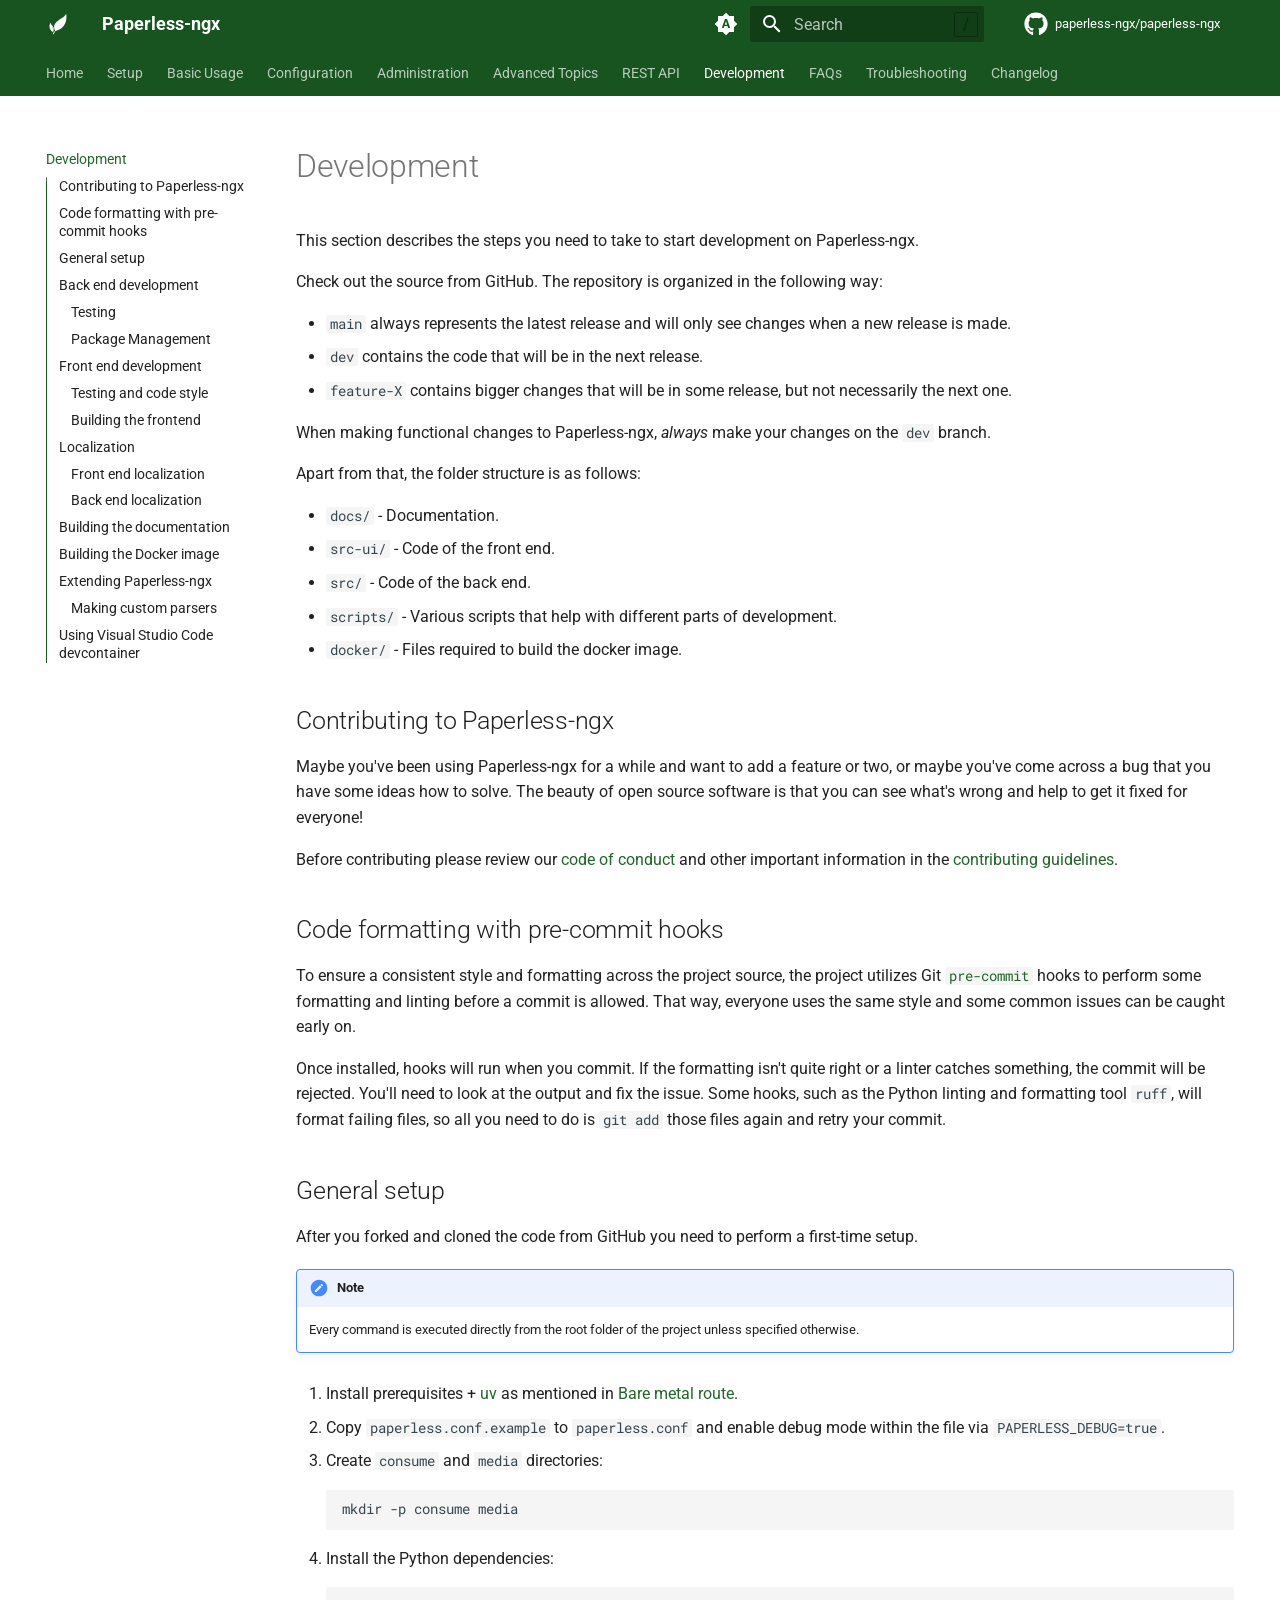
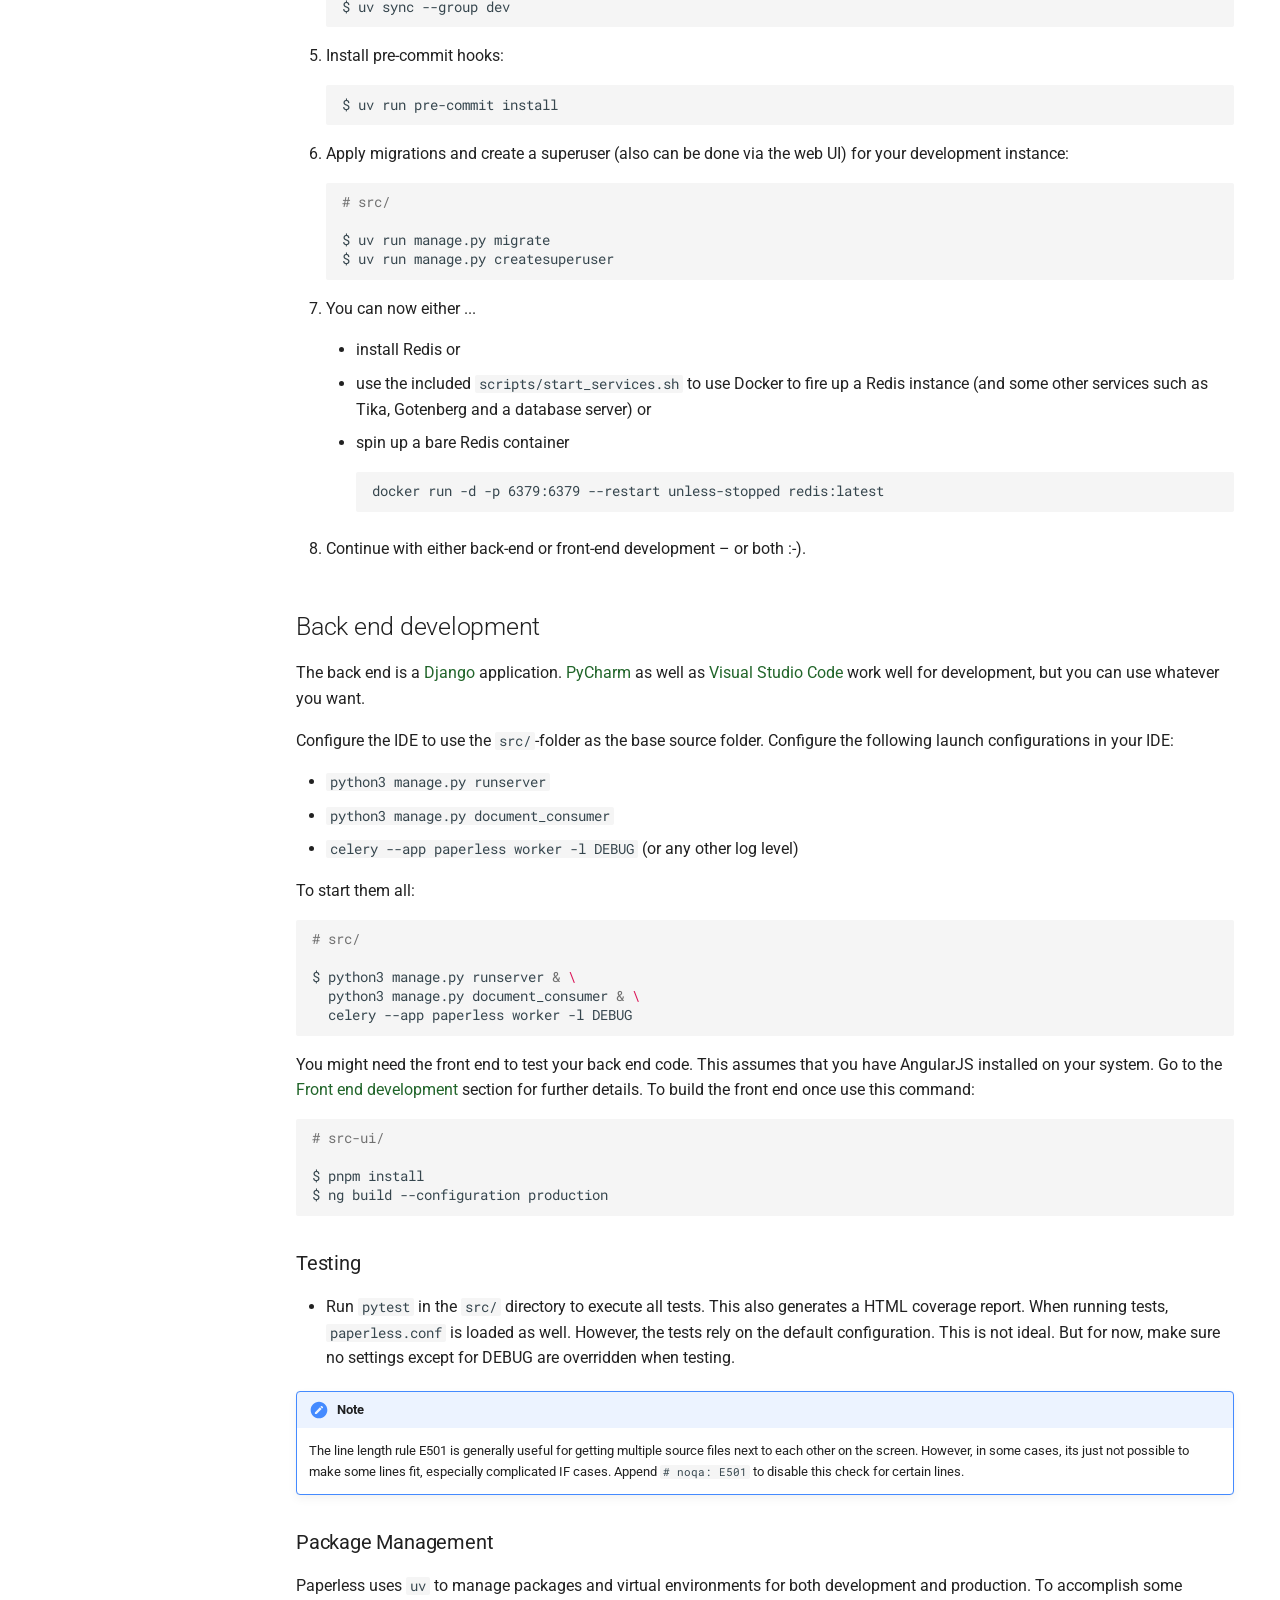
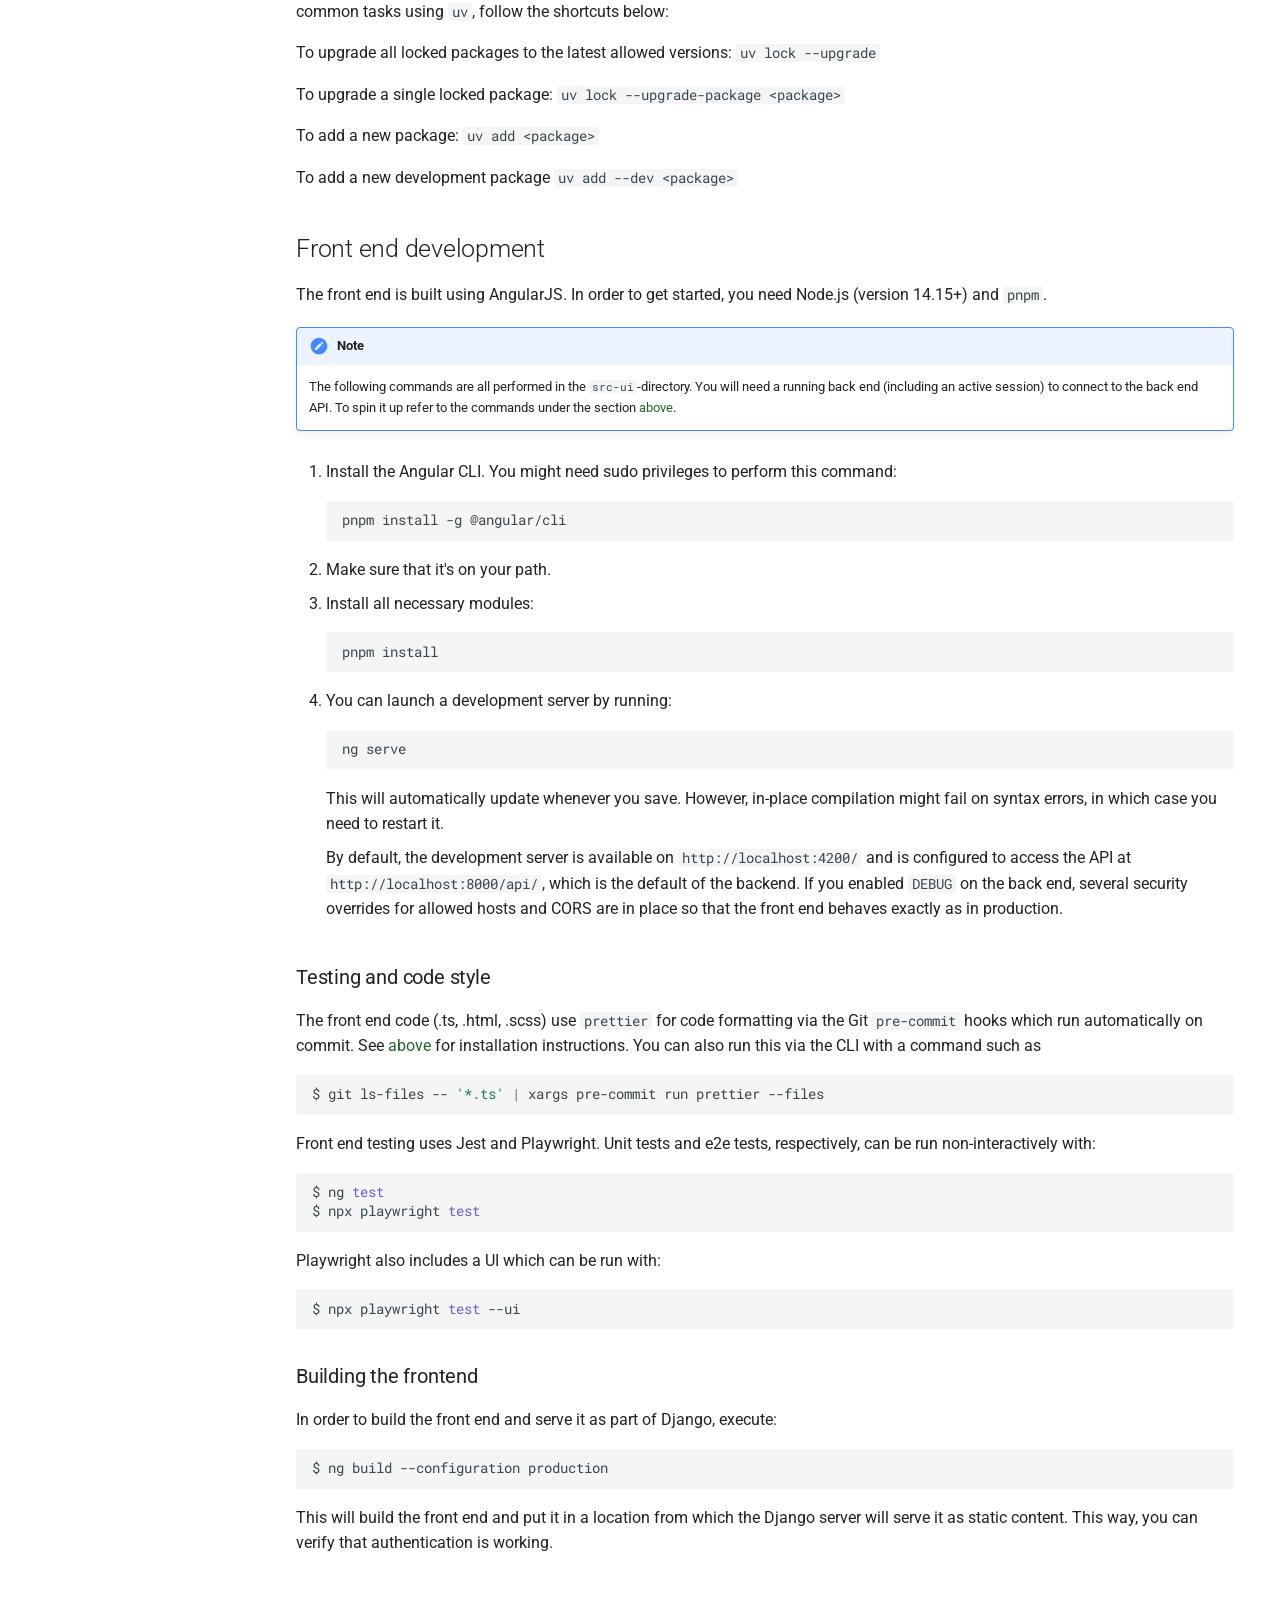
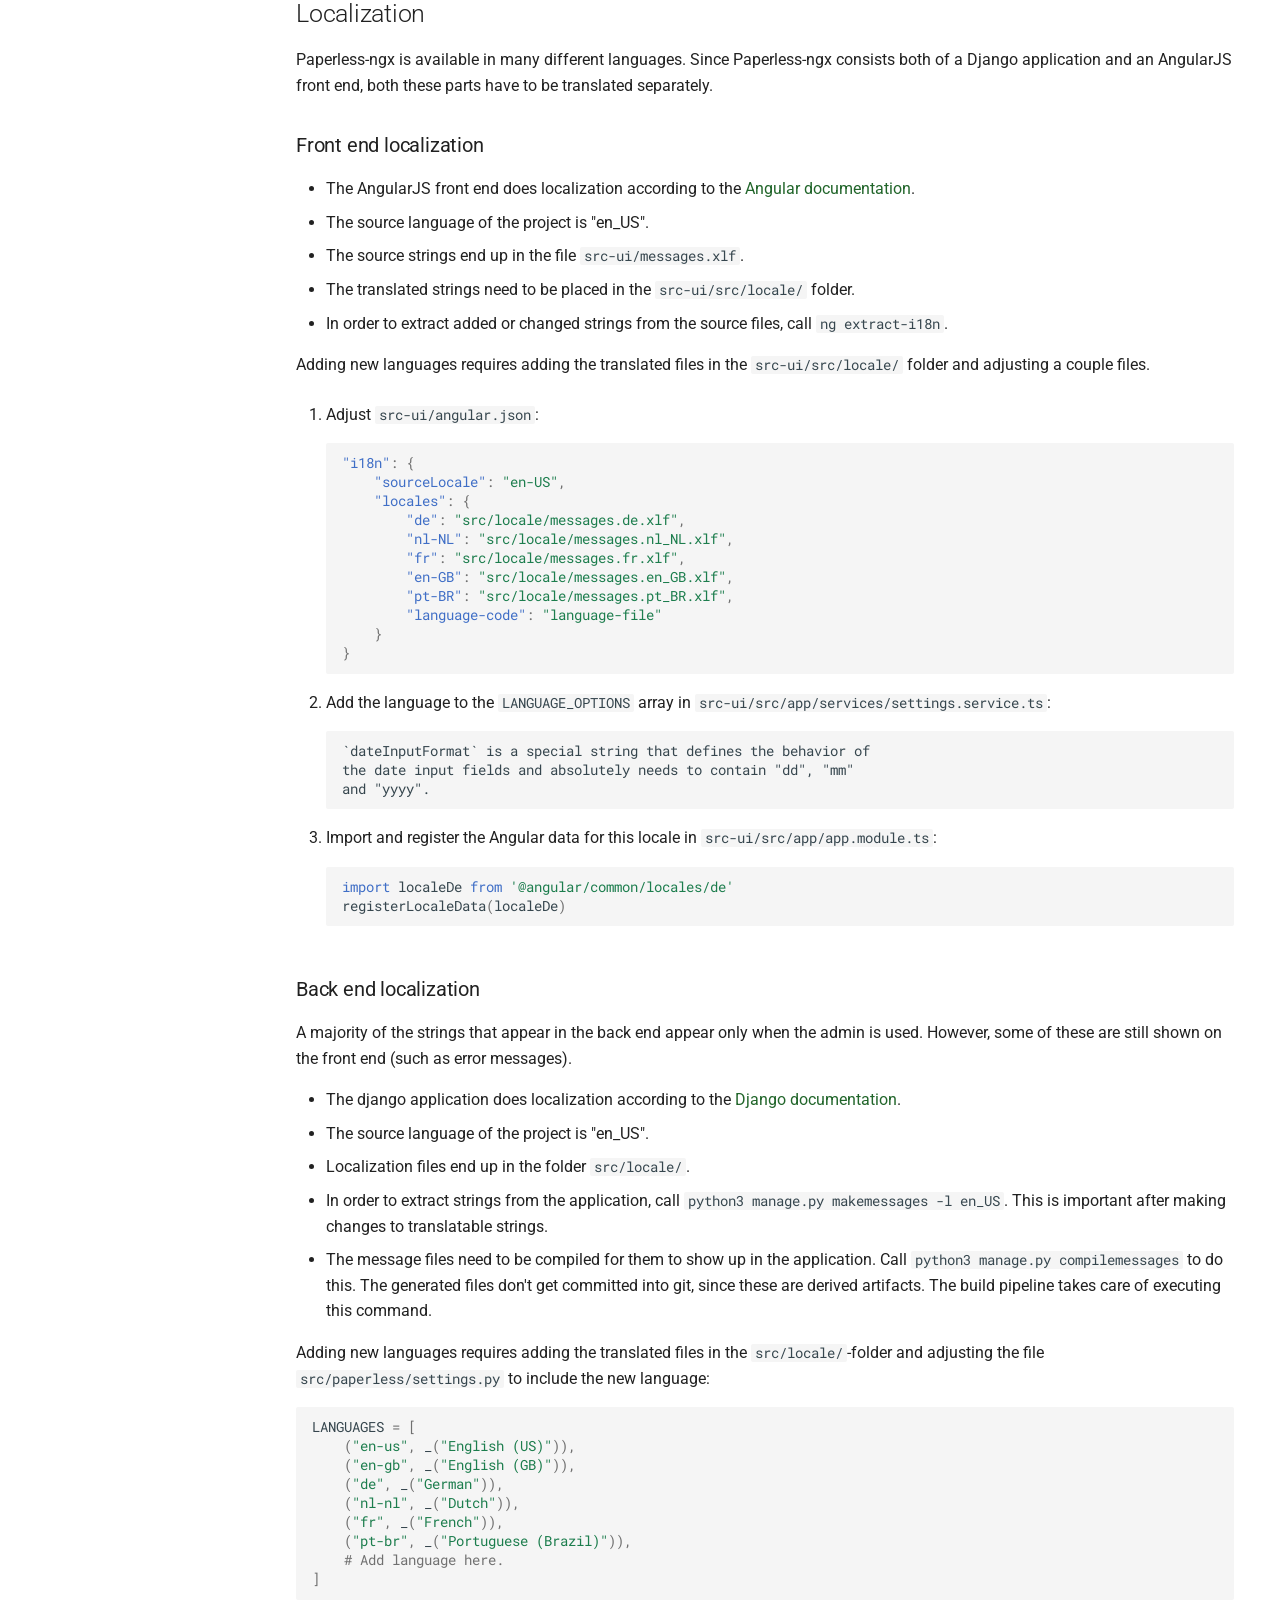
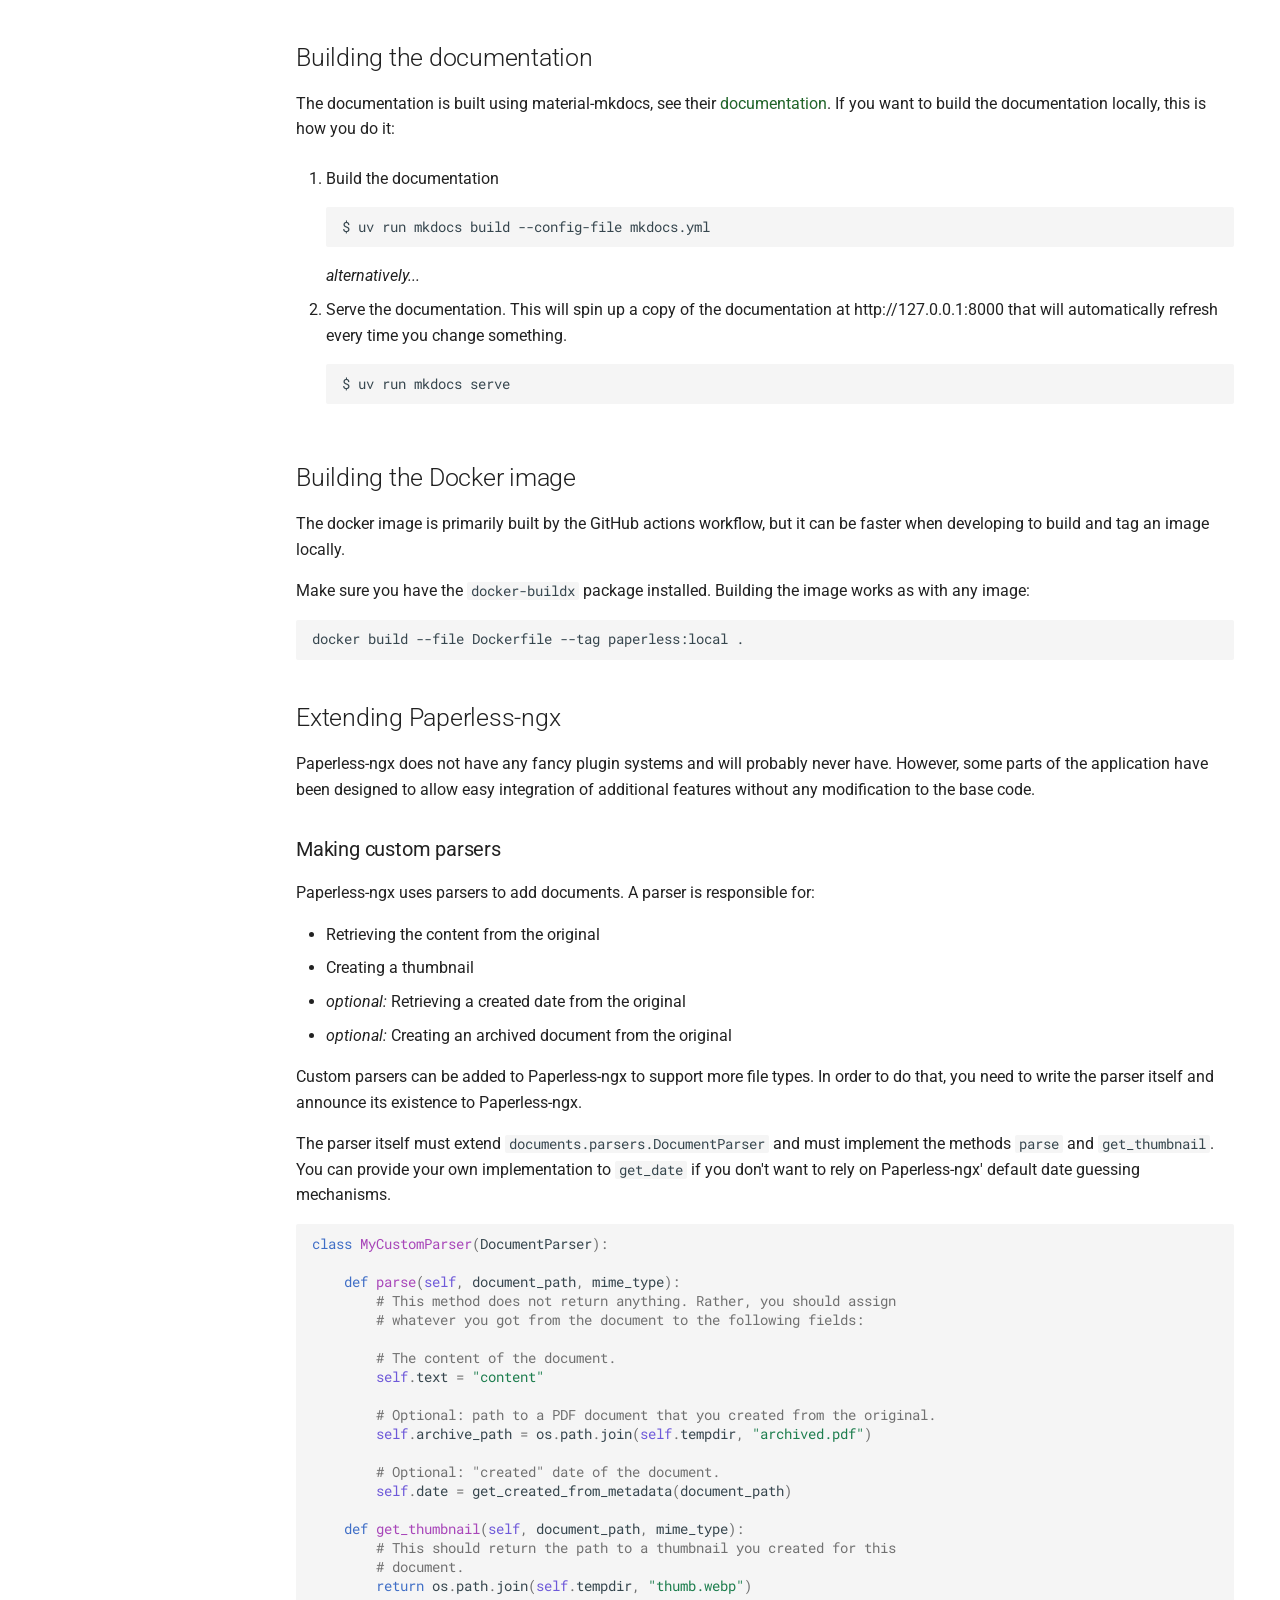
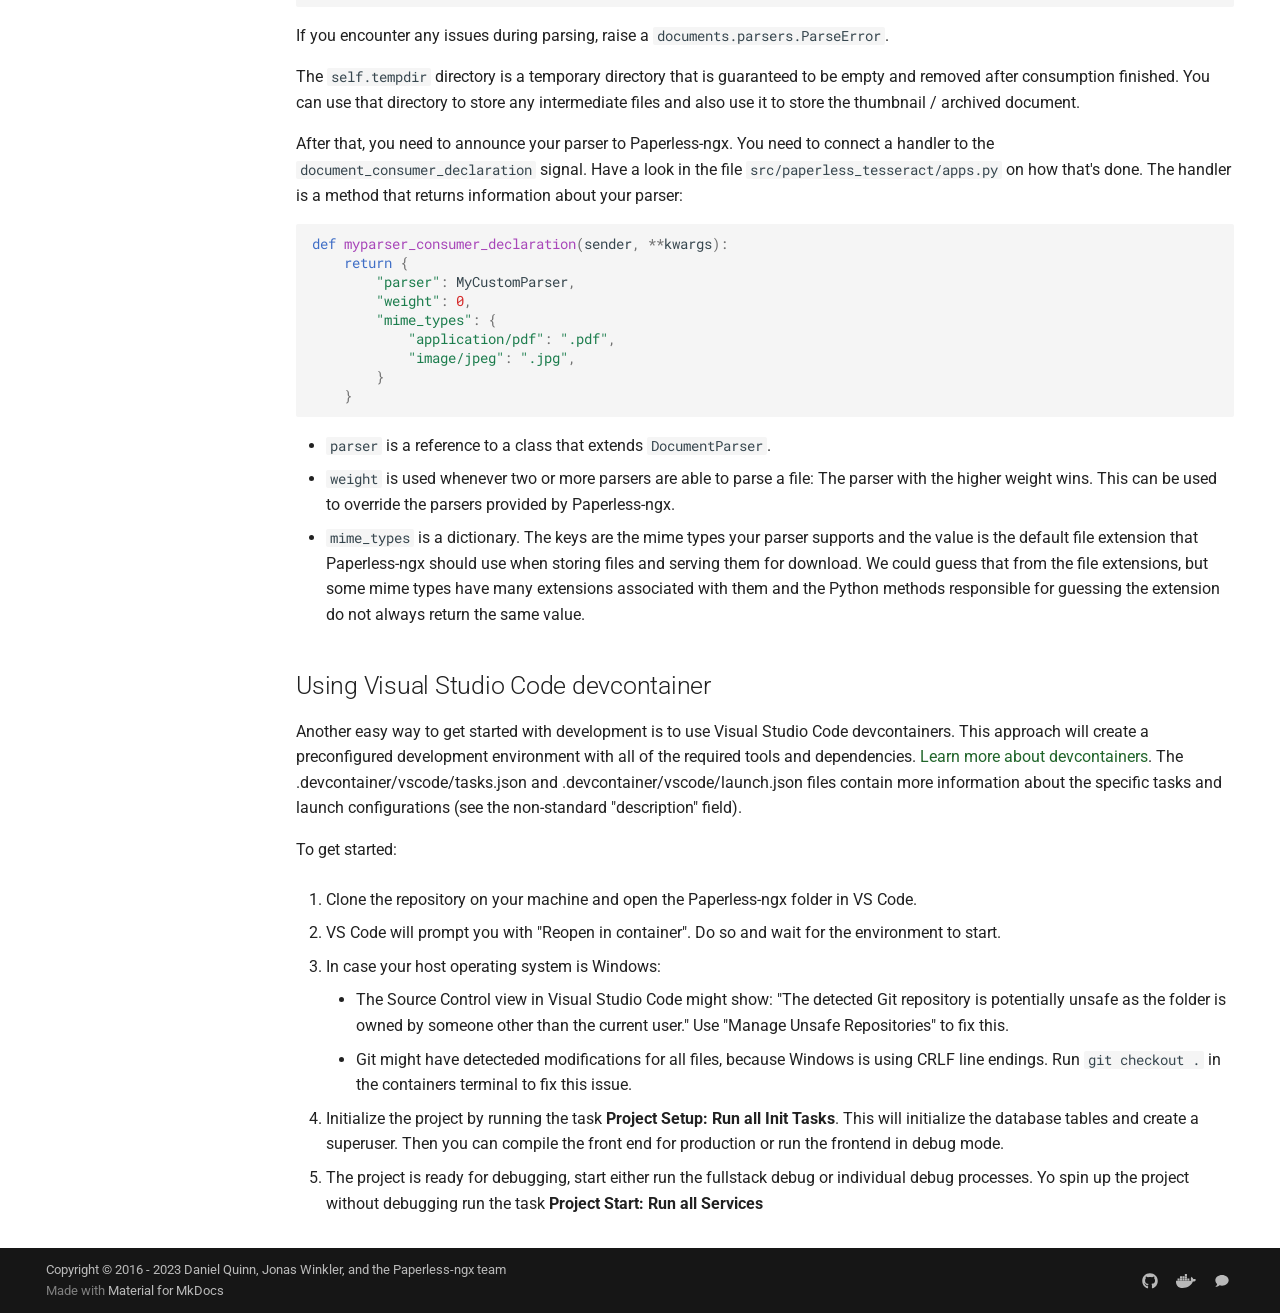
<file: development/index.html>
<!DOCTYPE html><html lang="en" class="no-js"><head>
    
      <meta charset="utf-8">
      <meta name="viewport" content="width=device-width,initial-scale=1">
      
      
      
      
        <link rel="prev" href="../api/">
      
      
        <link rel="next" href="../faq/">
      
      
        
      
      
      <link rel="icon" href="../assets/favicon.png">
      <meta name="generator" content="mkdocs-1.6.1, mkdocs-material-9.7.0">
    
    
      
        <title>Development - Paperless-ngx</title>
      
    
    
      <link rel="stylesheet" href="../assets/stylesheets/main.618322db.min.css">
      
        
        <link rel="stylesheet" href="../assets/stylesheets/palette.ab4e12ef.min.css">
      
      


    
    
      
    
    
      
        
        
        <link rel="preconnect" href="https://fonts.gstatic.com" crossorigin>
        <link rel="stylesheet" href="https://fonts.googleapis.com/css?family=Roboto:300,300i,400,400i,700,700i%7CRoboto+Mono:400,400i,700,700i&amp;display=fallback">
        <style>:root{--md-text-font:"Roboto";--md-code-font:"Roboto Mono"}</style>
      
    
    
      <link rel="stylesheet" href="../assets/extra.css">
    
    <script>__md_scope=new URL("..",location),__md_hash=e=>[...e].reduce(((e,_)=>(e<<5)-e+_.charCodeAt(0)),0),__md_get=(e,_=localStorage,t=__md_scope)=>JSON.parse(_.getItem(t.pathname+"."+e)),__md_set=(e,_,t=localStorage,a=__md_scope)=>{try{t.setItem(a.pathname+"."+e,JSON.stringify(_))}catch(e){}}</script>
    
      

    
    
  <link href="../assets/stylesheets/glightbox.min.css" rel="stylesheet"><script src="../assets/javascripts/glightbox.min.js"></script><style id="glightbox-style">
            html.glightbox-open { overflow: initial; height: 100%; }
            .gslide-title { margin-top: 0px; user-select: text; }
            .gslide-desc { color: #666; user-select: text; }
            .gslide-image img { background: white; }
            .gscrollbar-fixer { padding-right: 15px; }
            .gdesc-inner { font-size: 0.75rem; }
            body[data-md-color-scheme="slate"] .gdesc-inner { background: var(--md-default-bg-color); }
            body[data-md-color-scheme="slate"] .gslide-title { color: var(--md-default-fg-color); }
            body[data-md-color-scheme="slate"] .gslide-desc { color: var(--md-default-fg-color); }
        </style></head>
  
  
    
    
      
    
    
    
    
    <body dir="ltr" data-md-color-scheme="default" data-md-color-primary="indigo" data-md-color-accent="indigo">
  
    
    <input class="md-toggle" data-md-toggle="drawer" type="checkbox" id="__drawer" autocomplete="off">
    <input class="md-toggle" data-md-toggle="search" type="checkbox" id="__search" autocomplete="off">
    <label class="md-overlay" for="__drawer"></label>
    <div data-md-component="skip">
      
        
        <a href="#development" class="md-skip">
          Skip to content
        </a>
      
    </div>
    <div data-md-component="announce">
      
    </div>
    
    
      

<header class="md-header" data-md-component="header">
  <nav class="md-header__inner md-grid" aria-label="Header">
    <a href=".." title="Paperless-ngx" class="md-header__button md-logo" aria-label="Paperless-ngx" data-md-component="logo">
      
  <img src="../assets/logo.svg" alt="logo">

    </a>
    <label class="md-header__button md-icon" for="__drawer">
      
      <svg xmlns="http://www.w3.org/2000/svg" viewBox="0 0 24 24"><path d="M3 6h18v2H3zm0 5h18v2H3zm0 5h18v2H3z"></path></svg>
    </label>
    <div class="md-header__title" data-md-component="header-title">
      <div class="md-header__ellipsis">
        <div class="md-header__topic">
          <span class="md-ellipsis">
            Paperless-ngx
          </span>
        </div>
        <div class="md-header__topic" data-md-component="header-topic">
          <span class="md-ellipsis">
            
              Development
            
          </span>
        </div>
      </div>
    </div>
    
      
        <form class="md-header__option" data-md-component="palette">
  
    
    
    
    <input class="md-option" data-md-color-media="(prefers-color-scheme)" data-md-color-scheme="default" data-md-color-primary="indigo" data-md-color-accent="indigo" aria-label="Switch to light mode" type="radio" name="__palette" id="__palette_0">
    
      <label class="md-header__button md-icon" title="Switch to light mode" for="__palette_1" hidden>
        <svg xmlns="http://www.w3.org/2000/svg" viewBox="0 0 24 24"><path d="m14.3 16-.7-2h-3.2l-.7 2H7.8L11 7h2l3.2 9zM20 8.69V4h-4.69L12 .69 8.69 4H4v4.69L.69 12 4 15.31V20h4.69L12 23.31 15.31 20H20v-4.69L23.31 12zm-9.15 3.96h2.3L12 9z"></path></svg>
      </label>
    
  
    
    
    
    <input class="md-option" data-md-color-media="(prefers-color-scheme: light)" data-md-color-scheme="default" data-md-color-primary="indigo" data-md-color-accent="indigo" aria-label="Switch to dark mode" type="radio" name="__palette" id="__palette_1">
    
      <label class="md-header__button md-icon" title="Switch to dark mode" for="__palette_2" hidden>
        <svg xmlns="http://www.w3.org/2000/svg" viewBox="0 0 24 24"><path d="M12 8a4 4 0 0 0-4 4 4 4 0 0 0 4 4 4 4 0 0 0 4-4 4 4 0 0 0-4-4m0 10a6 6 0 0 1-6-6 6 6 0 0 1 6-6 6 6 0 0 1 6 6 6 6 0 0 1-6 6m8-9.31V4h-4.69L12 .69 8.69 4H4v4.69L.69 12 4 15.31V20h4.69L12 23.31 15.31 20H20v-4.69L23.31 12z"></path></svg>
      </label>
    
  
    
    
    
    <input class="md-option" data-md-color-media="(prefers-color-scheme: dark)" data-md-color-scheme="slate" data-md-color-primary="indigo" data-md-color-accent="indigo" aria-label="Switch to system preference" type="radio" name="__palette" id="__palette_2">
    
      <label class="md-header__button md-icon" title="Switch to system preference" for="__palette_0" hidden>
        <svg xmlns="http://www.w3.org/2000/svg" viewBox="0 0 24 24"><path d="M12 18c-.89 0-1.74-.2-2.5-.55C11.56 16.5 13 14.42 13 12s-1.44-4.5-3.5-5.45C10.26 6.2 11.11 6 12 6a6 6 0 0 1 6 6 6 6 0 0 1-6 6m8-9.31V4h-4.69L12 .69 8.69 4H4v4.69L.69 12 4 15.31V20h4.69L12 23.31 15.31 20H20v-4.69L23.31 12z"></path></svg>
      </label>
    
  
</form>
      
    
    
      <script>var palette=__md_get("__palette");if(palette&&palette.color){if("(prefers-color-scheme)"===palette.color.media){var media=matchMedia("(prefers-color-scheme: light)"),input=document.querySelector(media.matches?"[data-md-color-media='(prefers-color-scheme: light)']":"[data-md-color-media='(prefers-color-scheme: dark)']");palette.color.media=input.getAttribute("data-md-color-media"),palette.color.scheme=input.getAttribute("data-md-color-scheme"),palette.color.primary=input.getAttribute("data-md-color-primary"),palette.color.accent=input.getAttribute("data-md-color-accent")}for(var[key,value]of Object.entries(palette.color))document.body.setAttribute("data-md-color-"+key,value)}</script>
    
    
    
      
      
        <label class="md-header__button md-icon" for="__search">
          
          <svg xmlns="http://www.w3.org/2000/svg" viewBox="0 0 24 24"><path d="M9.5 3A6.5 6.5 0 0 1 16 9.5c0 1.61-.59 3.09-1.56 4.23l.27.27h.79l5 5-1.5 1.5-5-5v-.79l-.27-.27A6.52 6.52 0 0 1 9.5 16 6.5 6.5 0 0 1 3 9.5 6.5 6.5 0 0 1 9.5 3m0 2C7 5 5 7 5 9.5S7 14 9.5 14 14 12 14 9.5 12 5 9.5 5"></path></svg>
        </label>
        <div class="md-search" data-md-component="search" role="dialog">
  <label class="md-search__overlay" for="__search"></label>
  <div class="md-search__inner" role="search">
    <form class="md-search__form" name="search">
      <input type="text" class="md-search__input" name="query" aria-label="Search" placeholder="Search" autocapitalize="off" autocorrect="off" autocomplete="off" spellcheck="false" data-md-component="search-query" required>
      <label class="md-search__icon md-icon" for="__search">
        
        <svg xmlns="http://www.w3.org/2000/svg" viewBox="0 0 24 24"><path d="M9.5 3A6.5 6.5 0 0 1 16 9.5c0 1.61-.59 3.09-1.56 4.23l.27.27h.79l5 5-1.5 1.5-5-5v-.79l-.27-.27A6.52 6.52 0 0 1 9.5 16 6.5 6.5 0 0 1 3 9.5 6.5 6.5 0 0 1 9.5 3m0 2C7 5 5 7 5 9.5S7 14 9.5 14 14 12 14 9.5 12 5 9.5 5"></path></svg>
        
        <svg xmlns="http://www.w3.org/2000/svg" viewBox="0 0 24 24"><path d="M20 11v2H8l5.5 5.5-1.42 1.42L4.16 12l7.92-7.92L13.5 5.5 8 11z"></path></svg>
      </label>
      <nav class="md-search__options" aria-label="Search">
        
        <button type="reset" class="md-search__icon md-icon" title="Clear" aria-label="Clear" tabindex="-1">
          
          <svg xmlns="http://www.w3.org/2000/svg" viewBox="0 0 24 24"><path d="M19 6.41 17.59 5 12 10.59 6.41 5 5 6.41 10.59 12 5 17.59 6.41 19 12 13.41 17.59 19 19 17.59 13.41 12z"></path></svg>
        </button>
      </nav>
      
    </form>
    <div class="md-search__output">
      <div class="md-search__scrollwrap" tabindex="0" data-md-scrollfix>
        <div class="md-search-result" data-md-component="search-result">
          <div class="md-search-result__meta">
            Initializing search
          </div>
          <ol class="md-search-result__list" role="presentation"></ol>
        </div>
      </div>
    </div>
  </div>
</div>
      
    
    
      <div class="md-header__source">
        <a href="https://github.com/paperless-ngx/paperless-ngx" title="Go to repository" class="md-source" data-md-component="source">
  <div class="md-source__icon md-icon">
    
    <svg xmlns="http://www.w3.org/2000/svg" viewBox="0 0 512 512"><!--! Font Awesome Free 7.1.0 by @fontawesome - https://fontawesome.com License - https://fontawesome.com/license/free (Icons: CC BY 4.0, Fonts: SIL OFL 1.1, Code: MIT License) Copyright 2025 Fonticons, Inc.--><path d="M173.9 397.4c0 2-2.3 3.6-5.2 3.6-3.3.3-5.6-1.3-5.6-3.6 0-2 2.3-3.6 5.2-3.6 3-.3 5.6 1.3 5.6 3.6m-31.1-4.5c-.7 2 1.3 4.3 4.3 4.9 2.6 1 5.6 0 6.2-2s-1.3-4.3-4.3-5.2c-2.6-.7-5.5.3-6.2 2.3m44.2-1.7c-2.9.7-4.9 2.6-4.6 4.9.3 2 2.9 3.3 5.9 2.6 2.9-.7 4.9-2.6 4.6-4.6-.3-1.9-3-3.2-5.9-2.9M252.8 8C114.1 8 8 113.3 8 252c0 110.9 69.8 205.8 169.5 239.2 12.8 2.3 17.3-5.6 17.3-12.1 0-6.2-.3-40.4-.3-61.4 0 0-70 15-84.7-29.8 0 0-11.4-29.1-27.8-36.6 0 0-22.9-15.7 1.6-15.4 0 0 24.9 2 38.6 25.8 21.9 38.6 58.6 27.5 72.9 20.9 2.3-16 8.8-27.1 16-33.7-55.9-6.2-112.3-14.3-112.3-110.5 0-27.5 7.6-41.3 23.6-58.9-2.6-6.5-11.1-33.3 2.6-67.9 20.9-6.5 69 27 69 27 20-5.6 41.5-8.5 62.8-8.5s42.8 2.9 62.8 8.5c0 0 48.1-33.6 69-27 13.7 34.7 5.2 61.4 2.6 67.9 16 17.7 25.8 31.5 25.8 58.9 0 96.5-58.9 104.2-114.8 110.5 9.2 7.9 17 22.9 17 46.4 0 33.7-.3 75.4-.3 83.6 0 6.5 4.6 14.4 17.3 12.1C436.2 457.8 504 362.9 504 252 504 113.3 391.5 8 252.8 8M105.2 352.9c-1.3 1-1 3.3.7 5.2 1.6 1.6 3.9 2.3 5.2 1 1.3-1 1-3.3-.7-5.2-1.6-1.6-3.9-2.3-5.2-1m-10.8-8.1c-.7 1.3.3 2.9 2.3 3.9 1.6 1 3.6.7 4.3-.7.7-1.3-.3-2.9-2.3-3.9-2-.6-3.6-.3-4.3.7m32.4 35.6c-1.6 1.3-1 4.3 1.3 6.2 2.3 2.3 5.2 2.6 6.5 1 1.3-1.3.7-4.3-1.3-6.2-2.2-2.3-5.2-2.6-6.5-1m-11.4-14.7c-1.6 1-1.6 3.6 0 5.9s4.3 3.3 5.6 2.3c1.6-1.3 1.6-3.9 0-6.2-1.4-2.3-4-3.3-5.6-2"></path></svg>
  </div>
  <div class="md-source__repository">
    paperless-ngx/paperless-ngx
  </div>
</a>
      </div>
    
  </nav>
  
</header>
    
    <div class="md-container" data-md-component="container">
      
      
        
          
            
<nav class="md-tabs" aria-label="Tabs" data-md-component="tabs">
  <div class="md-grid">
    <ul class="md-tabs__list">
      
        
  
  
  
  
    <li class="md-tabs__item">
      <a href=".." class="md-tabs__link">
        
  
  
    
  
  Home

      </a>
    </li>
  

      
        
  
  
  
  
    <li class="md-tabs__item">
      <a href="../setup/" class="md-tabs__link">
        
  
  
    
  
  Setup

      </a>
    </li>
  

      
        
  
  
  
  
    <li class="md-tabs__item">
      <a href="../usage/" class="md-tabs__link">
        
  
  
    
  
  Basic Usage

      </a>
    </li>
  

      
        
  
  
  
  
    <li class="md-tabs__item">
      <a href="../configuration/" class="md-tabs__link">
        
  
  
    
  
  Configuration

      </a>
    </li>
  

      
        
  
  
  
  
    <li class="md-tabs__item">
      <a href="../administration/" class="md-tabs__link">
        
  
  
    
  
  Administration

      </a>
    </li>
  

      
        
  
  
  
  
    <li class="md-tabs__item">
      <a href="../advanced_usage/" class="md-tabs__link">
        
  
  
    
  
  Advanced Topics

      </a>
    </li>
  

      
        
  
  
  
  
    <li class="md-tabs__item">
      <a href="../api/" class="md-tabs__link">
        
  
  
    
  
  REST API

      </a>
    </li>
  

      
        
  
  
  
    
  
  
    <li class="md-tabs__item md-tabs__item--active">
      <a href="./" class="md-tabs__link">
        
  
  
    
  
  Development

      </a>
    </li>
  

      
        
  
  
  
  
    <li class="md-tabs__item">
      <a href="../faq/" class="md-tabs__link">
        
  
  
    
  
  FAQs

      </a>
    </li>
  

      
        
  
  
  
  
    <li class="md-tabs__item">
      <a href="../troubleshooting/" class="md-tabs__link">
        
  
  
    
  
  Troubleshooting

      </a>
    </li>
  

      
        
  
  
  
  
    <li class="md-tabs__item">
      <a href="../changelog/" class="md-tabs__link">
        
  
  
    
  
  Changelog

      </a>
    </li>
  

      
    </ul>
  </div>
</nav>
          
        
      
      <main class="md-main" data-md-component="main">
        <div class="md-main__inner md-grid">
          
            
              
              <div class="md-sidebar md-sidebar--primary" data-md-component="sidebar" data-md-type="navigation">
                <div class="md-sidebar__scrollwrap">
                  <div class="md-sidebar__inner">
                    


  


  

<nav class="md-nav md-nav--primary md-nav--lifted md-nav--integrated" aria-label="Navigation" data-md-level="0">
  <label class="md-nav__title" for="__drawer">
    <a href=".." title="Paperless-ngx" class="md-nav__button md-logo" aria-label="Paperless-ngx" data-md-component="logo">
      
  <img src="../assets/logo.svg" alt="logo">

    </a>
    Paperless-ngx
  </label>
  
    <div class="md-nav__source">
      <a href="https://github.com/paperless-ngx/paperless-ngx" title="Go to repository" class="md-source" data-md-component="source">
  <div class="md-source__icon md-icon">
    
    <svg xmlns="http://www.w3.org/2000/svg" viewBox="0 0 512 512"><!--! Font Awesome Free 7.1.0 by @fontawesome - https://fontawesome.com License - https://fontawesome.com/license/free (Icons: CC BY 4.0, Fonts: SIL OFL 1.1, Code: MIT License) Copyright 2025 Fonticons, Inc.--><path d="M173.9 397.4c0 2-2.3 3.6-5.2 3.6-3.3.3-5.6-1.3-5.6-3.6 0-2 2.3-3.6 5.2-3.6 3-.3 5.6 1.3 5.6 3.6m-31.1-4.5c-.7 2 1.3 4.3 4.3 4.9 2.6 1 5.6 0 6.2-2s-1.3-4.3-4.3-5.2c-2.6-.7-5.5.3-6.2 2.3m44.2-1.7c-2.9.7-4.9 2.6-4.6 4.9.3 2 2.9 3.3 5.9 2.6 2.9-.7 4.9-2.6 4.6-4.6-.3-1.9-3-3.2-5.9-2.9M252.8 8C114.1 8 8 113.3 8 252c0 110.9 69.8 205.8 169.5 239.2 12.8 2.3 17.3-5.6 17.3-12.1 0-6.2-.3-40.4-.3-61.4 0 0-70 15-84.7-29.8 0 0-11.4-29.1-27.8-36.6 0 0-22.9-15.7 1.6-15.4 0 0 24.9 2 38.6 25.8 21.9 38.6 58.6 27.5 72.9 20.9 2.3-16 8.8-27.1 16-33.7-55.9-6.2-112.3-14.3-112.3-110.5 0-27.5 7.6-41.3 23.6-58.9-2.6-6.5-11.1-33.3 2.6-67.9 20.9-6.5 69 27 69 27 20-5.6 41.5-8.5 62.8-8.5s42.8 2.9 62.8 8.5c0 0 48.1-33.6 69-27 13.7 34.7 5.2 61.4 2.6 67.9 16 17.7 25.8 31.5 25.8 58.9 0 96.5-58.9 104.2-114.8 110.5 9.2 7.9 17 22.9 17 46.4 0 33.7-.3 75.4-.3 83.6 0 6.5 4.6 14.4 17.3 12.1C436.2 457.8 504 362.9 504 252 504 113.3 391.5 8 252.8 8M105.2 352.9c-1.3 1-1 3.3.7 5.2 1.6 1.6 3.9 2.3 5.2 1 1.3-1 1-3.3-.7-5.2-1.6-1.6-3.9-2.3-5.2-1m-10.8-8.1c-.7 1.3.3 2.9 2.3 3.9 1.6 1 3.6.7 4.3-.7.7-1.3-.3-2.9-2.3-3.9-2-.6-3.6-.3-4.3.7m32.4 35.6c-1.6 1.3-1 4.3 1.3 6.2 2.3 2.3 5.2 2.6 6.5 1 1.3-1.3.7-4.3-1.3-6.2-2.2-2.3-5.2-2.6-6.5-1m-11.4-14.7c-1.6 1-1.6 3.6 0 5.9s4.3 3.3 5.6 2.3c1.6-1.3 1.6-3.9 0-6.2-1.4-2.3-4-3.3-5.6-2"></path></svg>
  </div>
  <div class="md-source__repository">
    paperless-ngx/paperless-ngx
  </div>
</a>
    </div>
  
  <ul class="md-nav__list" data-md-scrollfix>
    
      
      
  
  
  
  
    <li class="md-nav__item">
      <a href=".." class="md-nav__link">
        
  
  
  <span class="md-ellipsis">
    
  
    Home
  

    
  </span>
  
  

      </a>
    </li>
  

    
      
      
  
  
  
  
    <li class="md-nav__item">
      <a href="../setup/" class="md-nav__link">
        
  
  
  <span class="md-ellipsis">
    
  
    Setup
  

    
  </span>
  
  

      </a>
    </li>
  

    
      
      
  
  
  
  
    <li class="md-nav__item">
      <a href="../usage/" class="md-nav__link">
        
  
  
  <span class="md-ellipsis">
    
  
    Basic Usage
  

    
  </span>
  
  

      </a>
    </li>
  

    
      
      
  
  
  
  
    <li class="md-nav__item">
      <a href="../configuration/" class="md-nav__link">
        
  
  
  <span class="md-ellipsis">
    
  
    Configuration
  

    
  </span>
  
  

      </a>
    </li>
  

    
      
      
  
  
  
  
    <li class="md-nav__item">
      <a href="../administration/" class="md-nav__link">
        
  
  
  <span class="md-ellipsis">
    
  
    Administration
  

    
  </span>
  
  

      </a>
    </li>
  

    
      
      
  
  
  
  
    <li class="md-nav__item">
      <a href="../advanced_usage/" class="md-nav__link">
        
  
  
  <span class="md-ellipsis">
    
  
    Advanced Topics
  

    
  </span>
  
  

      </a>
    </li>
  

    
      
      
  
  
  
  
    <li class="md-nav__item">
      <a href="../api/" class="md-nav__link">
        
  
  
  <span class="md-ellipsis">
    
  
    REST API
  

    
  </span>
  
  

      </a>
    </li>
  

    
      
      
  
  
    
  
  
  
    <li class="md-nav__item md-nav__item--active">
      
      <input class="md-nav__toggle md-toggle" type="checkbox" id="__toc">
      
      
        
      
      
        <label class="md-nav__link md-nav__link--active" for="__toc">
          
  
  
  <span class="md-ellipsis">
    
  
    Development
  

    
  </span>
  
  

          <span class="md-nav__icon md-icon"></span>
        </label>
      
      <a href="./" class="md-nav__link md-nav__link--active">
        
  
  
  <span class="md-ellipsis">
    
  
    Development
  

    
  </span>
  
  

      </a>
      
        

<nav class="md-nav md-nav--secondary" aria-label="Table of contents">
  
  
  
    
  
  
    <label class="md-nav__title" for="__toc">
      <span class="md-nav__icon md-icon"></span>
      Table of contents
    </label>
    <ul class="md-nav__list" data-md-component="toc" data-md-scrollfix>
      
        <li class="md-nav__item">
  <a href="#contributing-to-paperless-ngx" class="md-nav__link">
    <span class="md-ellipsis">
      
        Contributing to Paperless-ngx
      
    </span>
  </a>
  
</li>
      
        <li class="md-nav__item">
  <a href="#code-formatting-with-pre-commit-hooks" class="md-nav__link">
    <span class="md-ellipsis">
      
        Code formatting with pre-commit hooks
      
    </span>
  </a>
  
</li>
      
        <li class="md-nav__item">
  <a href="#general-setup" class="md-nav__link">
    <span class="md-ellipsis">
      
        General setup
      
    </span>
  </a>
  
</li>
      
        <li class="md-nav__item">
  <a href="#back-end-development" class="md-nav__link">
    <span class="md-ellipsis">
      
        Back end development
      
    </span>
  </a>
  
    <nav class="md-nav" aria-label="Back end development">
      <ul class="md-nav__list">
        
          <li class="md-nav__item">
  <a href="#testing" class="md-nav__link">
    <span class="md-ellipsis">
      
        Testing
      
    </span>
  </a>
  
</li>
        
          <li class="md-nav__item">
  <a href="#package-management" class="md-nav__link">
    <span class="md-ellipsis">
      
        Package Management
      
    </span>
  </a>
  
</li>
        
      </ul>
    </nav>
  
</li>
      
        <li class="md-nav__item">
  <a href="#front-end-development" class="md-nav__link">
    <span class="md-ellipsis">
      
        Front end development
      
    </span>
  </a>
  
    <nav class="md-nav" aria-label="Front end development">
      <ul class="md-nav__list">
        
          <li class="md-nav__item">
  <a href="#testing-and-code-style" class="md-nav__link">
    <span class="md-ellipsis">
      
        Testing and code style
      
    </span>
  </a>
  
</li>
        
          <li class="md-nav__item">
  <a href="#building-the-frontend" class="md-nav__link">
    <span class="md-ellipsis">
      
        Building the frontend
      
    </span>
  </a>
  
</li>
        
      </ul>
    </nav>
  
</li>
      
        <li class="md-nav__item">
  <a href="#localization" class="md-nav__link">
    <span class="md-ellipsis">
      
        Localization
      
    </span>
  </a>
  
    <nav class="md-nav" aria-label="Localization">
      <ul class="md-nav__list">
        
          <li class="md-nav__item">
  <a href="#front-end-localization" class="md-nav__link">
    <span class="md-ellipsis">
      
        Front end localization
      
    </span>
  </a>
  
</li>
        
          <li class="md-nav__item">
  <a href="#back-end-localization" class="md-nav__link">
    <span class="md-ellipsis">
      
        Back end localization
      
    </span>
  </a>
  
</li>
        
      </ul>
    </nav>
  
</li>
      
        <li class="md-nav__item">
  <a href="#building-the-documentation" class="md-nav__link">
    <span class="md-ellipsis">
      
        Building the documentation
      
    </span>
  </a>
  
</li>
      
        <li class="md-nav__item">
  <a href="#building-the-docker-image" class="md-nav__link">
    <span class="md-ellipsis">
      
        Building the Docker image
      
    </span>
  </a>
  
</li>
      
        <li class="md-nav__item">
  <a href="#extending-paperless-ngx" class="md-nav__link">
    <span class="md-ellipsis">
      
        Extending Paperless-ngx
      
    </span>
  </a>
  
    <nav class="md-nav" aria-label="Extending Paperless-ngx">
      <ul class="md-nav__list">
        
          <li class="md-nav__item">
  <a href="#making-custom-parsers" class="md-nav__link">
    <span class="md-ellipsis">
      
        Making custom parsers
      
    </span>
  </a>
  
</li>
        
      </ul>
    </nav>
  
</li>
      
        <li class="md-nav__item">
  <a href="#using-visual-studio-code-devcontainer" class="md-nav__link">
    <span class="md-ellipsis">
      
        Using Visual Studio Code devcontainer
      
    </span>
  </a>
  
</li>
      
    </ul>
  
</nav>
      
    </li>
  

    
      
      
  
  
  
  
    <li class="md-nav__item">
      <a href="../faq/" class="md-nav__link">
        
  
  
  <span class="md-ellipsis">
    
  
    FAQs
  

    
  </span>
  
  

      </a>
    </li>
  

    
      
      
  
  
  
  
    <li class="md-nav__item">
      <a href="../troubleshooting/" class="md-nav__link">
        
  
  
  <span class="md-ellipsis">
    
  
    Troubleshooting
  

    
  </span>
  
  

      </a>
    </li>
  

    
      
      
  
  
  
  
    <li class="md-nav__item">
      <a href="../changelog/" class="md-nav__link">
        
  
  
  <span class="md-ellipsis">
    
  
    Changelog
  

    
  </span>
  
  

      </a>
    </li>
  

    
  </ul>
</nav>
                  </div>
                </div>
              </div>
            
            
          
          
            <div class="md-content" data-md-component="content">
              
              <article class="md-content__inner md-typeset">
                
                  


  
  


<h1 id="development">Development</h1>
<p>This section describes the steps you need to take to start development
on Paperless-ngx.</p>
<p>Check out the source from GitHub. The repository is organized in the
following way:</p>
<ul>
<li><code>main</code> always represents the latest release and will only see
    changes when a new release is made.</li>
<li><code>dev</code> contains the code that will be in the next release.</li>
<li><code>feature-X</code> contains bigger changes that will be in some release, but
    not necessarily the next one.</li>
</ul>
<p>When making functional changes to Paperless-ngx, <em>always</em> make your changes
on the <code>dev</code> branch.</p>
<p>Apart from that, the folder structure is as follows:</p>
<ul>
<li><code>docs/</code> - Documentation.</li>
<li><code>src-ui/</code> - Code of the front end.</li>
<li><code>src/</code> - Code of the back end.</li>
<li><code>scripts/</code> - Various scripts that help with different parts of
    development.</li>
<li><code>docker/</code> - Files required to build the docker image.</li>
</ul>
<h2 id="contributing-to-paperless-ngx">Contributing to Paperless-ngx</h2>
<p>Maybe you've been using Paperless-ngx for a while and want to add a feature
or two, or maybe you've come across a bug that you have some ideas how
to solve. The beauty of open source software is that you can see what's
wrong and help to get it fixed for everyone!</p>
<p>Before contributing please review our <a href="https://github.com/paperless-ngx/paperless-ngx/blob/main/CODE_OF_CONDUCT.md">code of
conduct</a>
and other important information in the <a href="https://github.com/paperless-ngx/paperless-ngx/blob/main/CONTRIBUTING.md">contributing
guidelines</a>.</p>
<h2 id="code-formatting-with-pre-commit-hooks">Code formatting with pre-commit hooks</h2>
<p>To ensure a consistent style and formatting across the project source,
the project utilizes Git <a href="https://git-scm.com/book/en/v2/Customizing-Git-Git-Hooks"><code>pre-commit</code></a>
hooks to perform some formatting and linting before a commit is allowed.
That way, everyone uses the same style and some common issues can be caught
early on.</p>
<p>Once installed, hooks will run when you commit. If the formatting isn't
quite right or a linter catches something, the commit will be rejected.
You'll need to look at the output and fix the issue. Some hooks, such
as the Python linting and formatting tool <code>ruff</code>, will format failing
files, so all you need to do is <code>git add</code> those files again
and retry your commit.</p>
<h2 id="general-setup">General setup</h2>
<p>After you forked and cloned the code from GitHub you need to perform a
first-time setup.</p>
<div class="admonition note">
<p class="admonition-title">Note</p>
<p>Every command is executed directly from the root folder of the project unless specified otherwise.</p>
</div>
<ol>
<li>
<p>Install prerequisites + <a href="https://github.com/astral-sh/uv">uv</a> as mentioned in
    <a href="../setup/#bare_metal">Bare metal route</a>.</p>
</li>
<li>
<p>Copy <code>paperless.conf.example</code> to <code>paperless.conf</code> and enable debug
    mode within the file via <code>PAPERLESS_DEBUG=true</code>.</p>
</li>
<li>
<p>Create <code>consume</code> and <code>media</code> directories:</p>
<div class="highlight"><pre><span></span><code><a id="__codelineno-0-1" name="__codelineno-0-1" href="#__codelineno-0-1"></a>mkdir<span class="w"> </span>-p<span class="w"> </span>consume<span class="w"> </span>media
</code></pre></div>
</li>
<li>
<p>Install the Python dependencies:</p>
<div class="highlight"><pre><span></span><code><a id="__codelineno-1-1" name="__codelineno-1-1" href="#__codelineno-1-1"></a>$<span class="w"> </span>uv<span class="w"> </span>sync<span class="w"> </span>--group<span class="w"> </span>dev
</code></pre></div>
</li>
<li>
<p>Install pre-commit hooks:</p>
<div class="highlight"><pre><span></span><code><a id="__codelineno-2-1" name="__codelineno-2-1" href="#__codelineno-2-1"></a>$<span class="w"> </span>uv<span class="w"> </span>run<span class="w"> </span>pre-commit<span class="w"> </span>install
</code></pre></div>
</li>
<li>
<p>Apply migrations and create a superuser (also can be done via the web UI) for your development instance:</p>
<div class="highlight"><pre><span></span><code><a id="__codelineno-3-1" name="__codelineno-3-1" href="#__codelineno-3-1"></a><span class="c1"># src/</span>
<a id="__codelineno-3-2" name="__codelineno-3-2" href="#__codelineno-3-2"></a>
<a id="__codelineno-3-3" name="__codelineno-3-3" href="#__codelineno-3-3"></a>$<span class="w"> </span>uv<span class="w"> </span>run<span class="w"> </span>manage.py<span class="w"> </span>migrate
<a id="__codelineno-3-4" name="__codelineno-3-4" href="#__codelineno-3-4"></a>$<span class="w"> </span>uv<span class="w"> </span>run<span class="w"> </span>manage.py<span class="w"> </span>createsuperuser
</code></pre></div>
</li>
<li>
<p>You can now either ...</p>
<ul>
<li>
<p>install Redis or</p>
</li>
<li>
<p>use the included <code>scripts/start_services.sh</code> to use Docker to fire
    up a Redis instance (and some other services such as Tika,
    Gotenberg and a database server) or</p>
</li>
<li>
<p>spin up a bare Redis container</p>
<div class="highlight"><pre><span></span><code><a id="__codelineno-4-1" name="__codelineno-4-1" href="#__codelineno-4-1"></a>docker run -d -p 6379:6379 --restart unless-stopped redis:latest
</code></pre></div>
</li>
</ul>
</li>
<li>
<p>Continue with either back-end or front-end development – or both :-).</p>
</li>
</ol>
<h2 id="back-end-development">Back end development</h2>
<p>The back end is a <a href="https://www.djangoproject.com/">Django</a> application.
<a href="https://www.jetbrains.com/de-de/pycharm/">PyCharm</a> as well as <a href="https://code.visualstudio.com">Visual Studio Code</a>
work well for development, but you can use whatever you want.</p>
<p>Configure the IDE to use the <code>src/</code>-folder as the base source folder.
Configure the following launch configurations in your IDE:</p>
<ul>
<li><code>python3 manage.py runserver</code></li>
<li><code>python3 manage.py document_consumer</code></li>
<li><code>celery --app paperless worker -l DEBUG</code> (or any other log level)</li>
</ul>
<p>To start them all:</p>
<div class="highlight"><pre><span></span><code><a id="__codelineno-5-1" name="__codelineno-5-1" href="#__codelineno-5-1"></a><span class="c1"># src/</span>
<a id="__codelineno-5-2" name="__codelineno-5-2" href="#__codelineno-5-2"></a>
<a id="__codelineno-5-3" name="__codelineno-5-3" href="#__codelineno-5-3"></a>$<span class="w"> </span>python3<span class="w"> </span>manage.py<span class="w"> </span>runserver<span class="w"> </span><span class="p">&amp;</span><span class="w"> </span><span class="se">\</span>
<a id="__codelineno-5-4" name="__codelineno-5-4" href="#__codelineno-5-4"></a><span class="w">  </span>python3<span class="w"> </span>manage.py<span class="w"> </span>document_consumer<span class="w"> </span><span class="p">&amp;</span><span class="w"> </span><span class="se">\</span>
<a id="__codelineno-5-5" name="__codelineno-5-5" href="#__codelineno-5-5"></a><span class="w">  </span>celery<span class="w"> </span>--app<span class="w"> </span>paperless<span class="w"> </span>worker<span class="w"> </span>-l<span class="w"> </span>DEBUG
</code></pre></div>
<p>You might need the front end to test your back end code.
This assumes that you have AngularJS installed on your system.
Go to the <a href="#front-end-development">Front end development</a> section for further details.
To build the front end once use this command:</p>
<div class="highlight"><pre><span></span><code><a id="__codelineno-6-1" name="__codelineno-6-1" href="#__codelineno-6-1"></a><span class="c1"># src-ui/</span>
<a id="__codelineno-6-2" name="__codelineno-6-2" href="#__codelineno-6-2"></a>
<a id="__codelineno-6-3" name="__codelineno-6-3" href="#__codelineno-6-3"></a>$<span class="w"> </span>pnpm<span class="w"> </span>install
<a id="__codelineno-6-4" name="__codelineno-6-4" href="#__codelineno-6-4"></a>$<span class="w"> </span>ng<span class="w"> </span>build<span class="w"> </span>--configuration<span class="w"> </span>production
</code></pre></div>
<h3 id="testing">Testing</h3>
<ul>
<li>Run <code>pytest</code> in the <code>src/</code> directory to execute all tests. This also
    generates a HTML coverage report. When running tests, <code>paperless.conf</code>
    is loaded as well. However, the tests rely on the default
    configuration. This is not ideal. But for now, make sure no settings
    except for DEBUG are overridden when testing.</li>
</ul>
<div class="admonition note">
<p class="admonition-title">Note</p>
<p>The line length rule E501 is generally useful for getting multiple
  source files next to each other on the screen. However, in some
  cases, its just not possible to make some lines fit, especially
  complicated IF cases. Append <code># noqa: E501</code> to disable this check
  for certain lines.</p>
</div>
<h3 id="package-management">Package Management</h3>
<p>Paperless uses <code>uv</code> to manage packages and virtual environments for both development and production.
To accomplish some common tasks using <code>uv</code>, follow the shortcuts below:</p>
<p>To upgrade all locked packages to the latest allowed versions: <code>uv lock --upgrade</code></p>
<p>To upgrade a single locked package: <code>uv lock --upgrade-package &lt;package&gt;</code></p>
<p>To add a new package: <code>uv add &lt;package&gt;</code></p>
<p>To add a new development package <code>uv add --dev &lt;package&gt;</code></p>
<h2 id="front-end-development">Front end development</h2>
<p>The front end is built using AngularJS. In order to get started, you need Node.js (version 14.15+) and
<code>pnpm</code>.</p>
<div class="admonition note">
<p class="admonition-title">Note</p>
<p>The following commands are all performed in the <code>src-ui</code>-directory. You will need a running back end (including an active session) to connect to the back end API. To spin it up refer to the commands under the section <a href="#back-end-development">above</a>.</p>
</div>
<ol>
<li>
<p>Install the Angular CLI. You might need sudo privileges to perform this command:</p>
<div class="highlight"><pre><span></span><code><a id="__codelineno-7-1" name="__codelineno-7-1" href="#__codelineno-7-1"></a>pnpm<span class="w"> </span>install<span class="w"> </span>-g<span class="w"> </span>@angular/cli
</code></pre></div>
</li>
<li>
<p>Make sure that it's on your path.</p>
</li>
<li>
<p>Install all necessary modules:</p>
<div class="highlight"><pre><span></span><code><a id="__codelineno-8-1" name="__codelineno-8-1" href="#__codelineno-8-1"></a>pnpm<span class="w"> </span>install
</code></pre></div>
</li>
<li>
<p>You can launch a development server by running:</p>
<div class="highlight"><pre><span></span><code><a id="__codelineno-9-1" name="__codelineno-9-1" href="#__codelineno-9-1"></a>ng<span class="w"> </span>serve
</code></pre></div>
<p>This will automatically update whenever you save. However, in-place
compilation might fail on syntax errors, in which case you need to
restart it.</p>
<p>By default, the development server is available on <code>http://localhost:4200/</code> and is configured to access the API at
<code>http://localhost:8000/api/</code>, which is the default of the backend. If you enabled <code>DEBUG</code> on the back end, several security overrides for allowed hosts and CORS are in place so that the front end behaves exactly as in production.</p>
</li>
</ol>
<h3 id="testing-and-code-style">Testing and code style</h3>
<p>The front end code (.ts, .html, .scss) use <code>prettier</code> for code
formatting via the Git <code>pre-commit</code> hooks which run automatically on
commit. See <a href="#code-formatting-with-pre-commit-hooks">above</a> for installation instructions. You can also run this via the CLI with a
command such as</p>
<div class="highlight"><pre><span></span><code><a id="__codelineno-10-1" name="__codelineno-10-1" href="#__codelineno-10-1"></a>$<span class="w"> </span>git<span class="w"> </span>ls-files<span class="w"> </span>--<span class="w"> </span><span class="s1">'*.ts'</span><span class="w"> </span><span class="p">|</span><span class="w"> </span>xargs<span class="w"> </span>pre-commit<span class="w"> </span>run<span class="w"> </span>prettier<span class="w"> </span>--files
</code></pre></div>
<p>Front end testing uses Jest and Playwright. Unit tests and e2e tests,
respectively, can be run non-interactively with:</p>
<div class="highlight"><pre><span></span><code><a id="__codelineno-11-1" name="__codelineno-11-1" href="#__codelineno-11-1"></a>$<span class="w"> </span>ng<span class="w"> </span><span class="nb">test</span>
<a id="__codelineno-11-2" name="__codelineno-11-2" href="#__codelineno-11-2"></a>$<span class="w"> </span>npx<span class="w"> </span>playwright<span class="w"> </span><span class="nb">test</span>
</code></pre></div>
<p>Playwright also includes a UI which can be run with:</p>
<div class="highlight"><pre><span></span><code><a id="__codelineno-12-1" name="__codelineno-12-1" href="#__codelineno-12-1"></a>$<span class="w"> </span>npx<span class="w"> </span>playwright<span class="w"> </span><span class="nb">test</span><span class="w"> </span>--ui
</code></pre></div>
<h3 id="building-the-frontend">Building the frontend</h3>
<p>In order to build the front end and serve it as part of Django, execute:</p>
<div class="highlight"><pre><span></span><code><a id="__codelineno-13-1" name="__codelineno-13-1" href="#__codelineno-13-1"></a>$<span class="w"> </span>ng<span class="w"> </span>build<span class="w"> </span>--configuration<span class="w"> </span>production
</code></pre></div>
<p>This will build the front end and put it in a location from which the
Django server will serve it as static content. This way, you can verify
that authentication is working.</p>
<h2 id="localization">Localization</h2>
<p>Paperless-ngx is available in many different languages. Since Paperless-ngx
consists both of a Django application and an AngularJS front end, both
these parts have to be translated separately.</p>
<h3 id="front-end-localization">Front end localization</h3>
<ul>
<li>The AngularJS front end does localization according to the <a href="https://angular.io/guide/i18n">Angular
    documentation</a>.</li>
<li>The source language of the project is "en_US".</li>
<li>The source strings end up in the file <code>src-ui/messages.xlf</code>.</li>
<li>The translated strings need to be placed in the
    <code>src-ui/src/locale/</code> folder.</li>
<li>In order to extract added or changed strings from the source files,
    call <code>ng extract-i18n</code>.</li>
</ul>
<p>Adding new languages requires adding the translated files in the
<code>src-ui/src/locale/</code> folder and adjusting a couple files.</p>
<ol>
<li>
<p>Adjust <code>src-ui/angular.json</code>:</p>
<div class="highlight"><pre><span></span><code><a id="__codelineno-14-1" name="__codelineno-14-1" href="#__codelineno-14-1"></a><span class="nt">"i18n"</span><span class="p">:</span><span class="w"> </span><span class="p">{</span>
<a id="__codelineno-14-2" name="__codelineno-14-2" href="#__codelineno-14-2"></a><span class="w">    </span><span class="nt">"sourceLocale"</span><span class="p">:</span><span class="w"> </span><span class="s2">"en-US"</span><span class="p">,</span>
<a id="__codelineno-14-3" name="__codelineno-14-3" href="#__codelineno-14-3"></a><span class="w">    </span><span class="nt">"locales"</span><span class="p">:</span><span class="w"> </span><span class="p">{</span>
<a id="__codelineno-14-4" name="__codelineno-14-4" href="#__codelineno-14-4"></a><span class="w">        </span><span class="nt">"de"</span><span class="p">:</span><span class="w"> </span><span class="s2">"src/locale/messages.de.xlf"</span><span class="p">,</span>
<a id="__codelineno-14-5" name="__codelineno-14-5" href="#__codelineno-14-5"></a><span class="w">        </span><span class="nt">"nl-NL"</span><span class="p">:</span><span class="w"> </span><span class="s2">"src/locale/messages.nl_NL.xlf"</span><span class="p">,</span>
<a id="__codelineno-14-6" name="__codelineno-14-6" href="#__codelineno-14-6"></a><span class="w">        </span><span class="nt">"fr"</span><span class="p">:</span><span class="w"> </span><span class="s2">"src/locale/messages.fr.xlf"</span><span class="p">,</span>
<a id="__codelineno-14-7" name="__codelineno-14-7" href="#__codelineno-14-7"></a><span class="w">        </span><span class="nt">"en-GB"</span><span class="p">:</span><span class="w"> </span><span class="s2">"src/locale/messages.en_GB.xlf"</span><span class="p">,</span>
<a id="__codelineno-14-8" name="__codelineno-14-8" href="#__codelineno-14-8"></a><span class="w">        </span><span class="nt">"pt-BR"</span><span class="p">:</span><span class="w"> </span><span class="s2">"src/locale/messages.pt_BR.xlf"</span><span class="p">,</span>
<a id="__codelineno-14-9" name="__codelineno-14-9" href="#__codelineno-14-9"></a><span class="w">        </span><span class="nt">"language-code"</span><span class="p">:</span><span class="w"> </span><span class="s2">"language-file"</span>
<a id="__codelineno-14-10" name="__codelineno-14-10" href="#__codelineno-14-10"></a><span class="w">    </span><span class="p">}</span>
<a id="__codelineno-14-11" name="__codelineno-14-11" href="#__codelineno-14-11"></a><span class="p">}</span>
</code></pre></div>
</li>
<li>
<p>Add the language to the <code>LANGUAGE_OPTIONS</code> array in
    <code>src-ui/src/app/services/settings.service.ts</code>:</p>
<div class="highlight"><pre><span></span><code><a id="__codelineno-15-1" name="__codelineno-15-1" href="#__codelineno-15-1"></a>`dateInputFormat` is a special string that defines the behavior of
<a id="__codelineno-15-2" name="__codelineno-15-2" href="#__codelineno-15-2"></a>the date input fields and absolutely needs to contain "dd", "mm"
<a id="__codelineno-15-3" name="__codelineno-15-3" href="#__codelineno-15-3"></a>and "yyyy".
</code></pre></div>
</li>
<li>
<p>Import and register the Angular data for this locale in
    <code>src-ui/src/app/app.module.ts</code>:</p>
<div class="highlight"><pre><span></span><code><a id="__codelineno-16-1" name="__codelineno-16-1" href="#__codelineno-16-1"></a><span class="k">import</span><span class="w"> </span><span class="nx">localeDe</span><span class="w"> </span><span class="kr">from</span><span class="w"> </span><span class="s1">'@angular/common/locales/de'</span>
<a id="__codelineno-16-2" name="__codelineno-16-2" href="#__codelineno-16-2"></a><span class="nx">registerLocaleData</span><span class="p">(</span><span class="nx">localeDe</span><span class="p">)</span>
</code></pre></div>
</li>
</ol>
<h3 id="back-end-localization">Back end localization</h3>
<p>A majority of the strings that appear in the back end appear only when
the admin is used. However, some of these are still shown on the front
end (such as error messages).</p>
<ul>
<li>The django application does localization according to the <a href="https://docs.djangoproject.com/en/3.1/topics/i18n/translation/">Django
    documentation</a>.</li>
<li>The source language of the project is "en_US".</li>
<li>Localization files end up in the folder <code>src/locale/</code>.</li>
<li>In order to extract strings from the application, call
    <code>python3 manage.py makemessages -l en_US</code>. This is important after
    making changes to translatable strings.</li>
<li>The message files need to be compiled for them to show up in the
    application. Call <code>python3 manage.py compilemessages</code> to do this.
    The generated files don't get committed into git, since these are
    derived artifacts. The build pipeline takes care of executing this
    command.</li>
</ul>
<p>Adding new languages requires adding the translated files in the
<code>src/locale/</code>-folder and adjusting the file
<code>src/paperless/settings.py</code> to include the new language:</p>
<div class="highlight"><pre><span></span><code><a id="__codelineno-17-1" name="__codelineno-17-1" href="#__codelineno-17-1"></a><span class="n">LANGUAGES</span> <span class="o">=</span> <span class="p">[</span>
<a id="__codelineno-17-2" name="__codelineno-17-2" href="#__codelineno-17-2"></a>    <span class="p">(</span><span class="s2">"en-us"</span><span class="p">,</span> <span class="n">_</span><span class="p">(</span><span class="s2">"English (US)"</span><span class="p">)),</span>
<a id="__codelineno-17-3" name="__codelineno-17-3" href="#__codelineno-17-3"></a>    <span class="p">(</span><span class="s2">"en-gb"</span><span class="p">,</span> <span class="n">_</span><span class="p">(</span><span class="s2">"English (GB)"</span><span class="p">)),</span>
<a id="__codelineno-17-4" name="__codelineno-17-4" href="#__codelineno-17-4"></a>    <span class="p">(</span><span class="s2">"de"</span><span class="p">,</span> <span class="n">_</span><span class="p">(</span><span class="s2">"German"</span><span class="p">)),</span>
<a id="__codelineno-17-5" name="__codelineno-17-5" href="#__codelineno-17-5"></a>    <span class="p">(</span><span class="s2">"nl-nl"</span><span class="p">,</span> <span class="n">_</span><span class="p">(</span><span class="s2">"Dutch"</span><span class="p">)),</span>
<a id="__codelineno-17-6" name="__codelineno-17-6" href="#__codelineno-17-6"></a>    <span class="p">(</span><span class="s2">"fr"</span><span class="p">,</span> <span class="n">_</span><span class="p">(</span><span class="s2">"French"</span><span class="p">)),</span>
<a id="__codelineno-17-7" name="__codelineno-17-7" href="#__codelineno-17-7"></a>    <span class="p">(</span><span class="s2">"pt-br"</span><span class="p">,</span> <span class="n">_</span><span class="p">(</span><span class="s2">"Portuguese (Brazil)"</span><span class="p">)),</span>
<a id="__codelineno-17-8" name="__codelineno-17-8" href="#__codelineno-17-8"></a>    <span class="c1"># Add language here.</span>
<a id="__codelineno-17-9" name="__codelineno-17-9" href="#__codelineno-17-9"></a><span class="p">]</span>
</code></pre></div>
<h2 id="building-the-documentation">Building the documentation</h2>
<p>The documentation is built using material-mkdocs, see their <a href="https://squidfunk.github.io/mkdocs-material/reference/">documentation</a>.
If you want to build the documentation locally, this is how you do it:</p>
<ol>
<li>
<p>Build the documentation</p>
<div class="highlight"><pre><span></span><code><a id="__codelineno-18-1" name="__codelineno-18-1" href="#__codelineno-18-1"></a>$<span class="w"> </span>uv<span class="w"> </span>run<span class="w"> </span>mkdocs<span class="w"> </span>build<span class="w"> </span>--config-file<span class="w"> </span>mkdocs.yml
</code></pre></div>
<p><em>alternatively...</em></p>
</li>
<li>
<p>Serve the documentation. This will spin up a
    copy of the documentation at http://127.0.0.1:8000
    that will automatically refresh every time you change
    something.</p>
<div class="highlight"><pre><span></span><code><a id="__codelineno-19-1" name="__codelineno-19-1" href="#__codelineno-19-1"></a>$<span class="w"> </span>uv<span class="w"> </span>run<span class="w"> </span>mkdocs<span class="w"> </span>serve
</code></pre></div>
</li>
</ol>
<h2 id="building-the-docker-image">Building the Docker image</h2>
<p>The docker image is primarily built by the GitHub actions workflow, but
it can be faster when developing to build and tag an image locally.</p>
<p>Make sure you have the <code>docker-buildx</code> package installed. Building the image works as with any image:</p>
<div class="highlight"><pre><span></span><code><a id="__codelineno-20-1" name="__codelineno-20-1" href="#__codelineno-20-1"></a>docker build --file Dockerfile --tag paperless:local .
</code></pre></div>
<h2 id="extending-paperless-ngx">Extending Paperless-ngx</h2>
<p>Paperless-ngx does not have any fancy plugin systems and will probably never
have. However, some parts of the application have been designed to allow
easy integration of additional features without any modification to the
base code.</p>
<h3 id="making-custom-parsers">Making custom parsers</h3>
<p>Paperless-ngx uses parsers to add documents. A parser is
responsible for:</p>
<ul>
<li>Retrieving the content from the original</li>
<li>Creating a thumbnail</li>
<li><em>optional:</em> Retrieving a created date from the original</li>
<li><em>optional:</em> Creating an archived document from the original</li>
</ul>
<p>Custom parsers can be added to Paperless-ngx to support more file types. In
order to do that, you need to write the parser itself and announce its
existence to Paperless-ngx.</p>
<p>The parser itself must extend <code>documents.parsers.DocumentParser</code> and
must implement the methods <code>parse</code> and <code>get_thumbnail</code>. You can provide
your own implementation to <code>get_date</code> if you don't want to rely on
Paperless-ngx' default date guessing mechanisms.</p>
<div class="highlight"><pre><span></span><code><a id="__codelineno-21-1" name="__codelineno-21-1" href="#__codelineno-21-1"></a><span class="k">class</span><span class="w"> </span><span class="nc">MyCustomParser</span><span class="p">(</span><span class="n">DocumentParser</span><span class="p">):</span>
<a id="__codelineno-21-2" name="__codelineno-21-2" href="#__codelineno-21-2"></a>
<a id="__codelineno-21-3" name="__codelineno-21-3" href="#__codelineno-21-3"></a>    <span class="k">def</span><span class="w"> </span><span class="nf">parse</span><span class="p">(</span><span class="bp">self</span><span class="p">,</span> <span class="n">document_path</span><span class="p">,</span> <span class="n">mime_type</span><span class="p">):</span>
<a id="__codelineno-21-4" name="__codelineno-21-4" href="#__codelineno-21-4"></a>        <span class="c1"># This method does not return anything. Rather, you should assign</span>
<a id="__codelineno-21-5" name="__codelineno-21-5" href="#__codelineno-21-5"></a>        <span class="c1"># whatever you got from the document to the following fields:</span>
<a id="__codelineno-21-6" name="__codelineno-21-6" href="#__codelineno-21-6"></a>
<a id="__codelineno-21-7" name="__codelineno-21-7" href="#__codelineno-21-7"></a>        <span class="c1"># The content of the document.</span>
<a id="__codelineno-21-8" name="__codelineno-21-8" href="#__codelineno-21-8"></a>        <span class="bp">self</span><span class="o">.</span><span class="n">text</span> <span class="o">=</span> <span class="s2">"content"</span>
<a id="__codelineno-21-9" name="__codelineno-21-9" href="#__codelineno-21-9"></a>
<a id="__codelineno-21-10" name="__codelineno-21-10" href="#__codelineno-21-10"></a>        <span class="c1"># Optional: path to a PDF document that you created from the original.</span>
<a id="__codelineno-21-11" name="__codelineno-21-11" href="#__codelineno-21-11"></a>        <span class="bp">self</span><span class="o">.</span><span class="n">archive_path</span> <span class="o">=</span> <span class="n">os</span><span class="o">.</span><span class="n">path</span><span class="o">.</span><span class="n">join</span><span class="p">(</span><span class="bp">self</span><span class="o">.</span><span class="n">tempdir</span><span class="p">,</span> <span class="s2">"archived.pdf"</span><span class="p">)</span>
<a id="__codelineno-21-12" name="__codelineno-21-12" href="#__codelineno-21-12"></a>
<a id="__codelineno-21-13" name="__codelineno-21-13" href="#__codelineno-21-13"></a>        <span class="c1"># Optional: "created" date of the document.</span>
<a id="__codelineno-21-14" name="__codelineno-21-14" href="#__codelineno-21-14"></a>        <span class="bp">self</span><span class="o">.</span><span class="n">date</span> <span class="o">=</span> <span class="n">get_created_from_metadata</span><span class="p">(</span><span class="n">document_path</span><span class="p">)</span>
<a id="__codelineno-21-15" name="__codelineno-21-15" href="#__codelineno-21-15"></a>
<a id="__codelineno-21-16" name="__codelineno-21-16" href="#__codelineno-21-16"></a>    <span class="k">def</span><span class="w"> </span><span class="nf">get_thumbnail</span><span class="p">(</span><span class="bp">self</span><span class="p">,</span> <span class="n">document_path</span><span class="p">,</span> <span class="n">mime_type</span><span class="p">):</span>
<a id="__codelineno-21-17" name="__codelineno-21-17" href="#__codelineno-21-17"></a>        <span class="c1"># This should return the path to a thumbnail you created for this</span>
<a id="__codelineno-21-18" name="__codelineno-21-18" href="#__codelineno-21-18"></a>        <span class="c1"># document.</span>
<a id="__codelineno-21-19" name="__codelineno-21-19" href="#__codelineno-21-19"></a>        <span class="k">return</span> <span class="n">os</span><span class="o">.</span><span class="n">path</span><span class="o">.</span><span class="n">join</span><span class="p">(</span><span class="bp">self</span><span class="o">.</span><span class="n">tempdir</span><span class="p">,</span> <span class="s2">"thumb.webp"</span><span class="p">)</span>
</code></pre></div>
<p>If you encounter any issues during parsing, raise a
<code>documents.parsers.ParseError</code>.</p>
<p>The <code>self.tempdir</code> directory is a temporary directory that is guaranteed
to be empty and removed after consumption finished. You can use that
directory to store any intermediate files and also use it to store the
thumbnail / archived document.</p>
<p>After that, you need to announce your parser to Paperless-ngx. You need to
connect a handler to the <code>document_consumer_declaration</code> signal. Have a
look in the file <code>src/paperless_tesseract/apps.py</code> on how that's done.
The handler is a method that returns information about your parser:</p>
<div class="highlight"><pre><span></span><code><a id="__codelineno-22-1" name="__codelineno-22-1" href="#__codelineno-22-1"></a><span class="k">def</span><span class="w"> </span><span class="nf">myparser_consumer_declaration</span><span class="p">(</span><span class="n">sender</span><span class="p">,</span> <span class="o">**</span><span class="n">kwargs</span><span class="p">):</span>
<a id="__codelineno-22-2" name="__codelineno-22-2" href="#__codelineno-22-2"></a>    <span class="k">return</span> <span class="p">{</span>
<a id="__codelineno-22-3" name="__codelineno-22-3" href="#__codelineno-22-3"></a>        <span class="s2">"parser"</span><span class="p">:</span> <span class="n">MyCustomParser</span><span class="p">,</span>
<a id="__codelineno-22-4" name="__codelineno-22-4" href="#__codelineno-22-4"></a>        <span class="s2">"weight"</span><span class="p">:</span> <span class="mi">0</span><span class="p">,</span>
<a id="__codelineno-22-5" name="__codelineno-22-5" href="#__codelineno-22-5"></a>        <span class="s2">"mime_types"</span><span class="p">:</span> <span class="p">{</span>
<a id="__codelineno-22-6" name="__codelineno-22-6" href="#__codelineno-22-6"></a>            <span class="s2">"application/pdf"</span><span class="p">:</span> <span class="s2">".pdf"</span><span class="p">,</span>
<a id="__codelineno-22-7" name="__codelineno-22-7" href="#__codelineno-22-7"></a>            <span class="s2">"image/jpeg"</span><span class="p">:</span> <span class="s2">".jpg"</span><span class="p">,</span>
<a id="__codelineno-22-8" name="__codelineno-22-8" href="#__codelineno-22-8"></a>        <span class="p">}</span>
<a id="__codelineno-22-9" name="__codelineno-22-9" href="#__codelineno-22-9"></a>    <span class="p">}</span>
</code></pre></div>
<ul>
<li><code>parser</code> is a reference to a class that extends <code>DocumentParser</code>.</li>
<li><code>weight</code> is used whenever two or more parsers are able to parse a
    file: The parser with the higher weight wins. This can be used to
    override the parsers provided by Paperless-ngx.</li>
<li><code>mime_types</code> is a dictionary. The keys are the mime types your
    parser supports and the value is the default file extension that
    Paperless-ngx should use when storing files and serving them for
    download. We could guess that from the file extensions, but some
    mime types have many extensions associated with them and the Python
    methods responsible for guessing the extension do not always return
    the same value.</li>
</ul>
<h2 id="using-visual-studio-code-devcontainer">Using Visual Studio Code devcontainer</h2>
<p>Another easy way to get started with development is to use Visual Studio
Code devcontainers. This approach will create a preconfigured development
environment with all of the required tools and dependencies.
<a href="https://code.visualstudio.com/docs/devcontainers/containers">Learn more about devcontainers</a>.
The .devcontainer/vscode/tasks.json and .devcontainer/vscode/launch.json files
contain more information about the specific tasks and launch configurations (see the
non-standard "description" field).</p>
<p>To get started:</p>
<ol>
<li>
<p>Clone the repository on your machine and open the Paperless-ngx folder in VS Code.</p>
</li>
<li>
<p>VS Code will prompt you with "Reopen in container". Do so and wait for the environment to start.</p>
</li>
<li>
<p>In case your host operating system is Windows:</p>
<ul>
<li>The Source Control view in Visual Studio Code might show: "The detected Git repository is potentially unsafe as the folder is owned by someone other than the current user." Use "Manage Unsafe Repositories" to fix this.</li>
<li>Git might have detecteded modifications for all files, because Windows is using CRLF line endings. Run <code>git checkout .</code> in the containers terminal to fix this issue.</li>
</ul>
</li>
<li>
<p>Initialize the project by running the task <strong>Project Setup: Run all Init Tasks</strong>. This
   will initialize the database tables and create a superuser. Then you can compile the front end
   for production or run the frontend in debug mode.</p>
</li>
<li>
<p>The project is ready for debugging, start either run the fullstack debug or individual debug
   processes. Yo spin up the project without debugging run the task <strong>Project Start: Run all Services</strong></p>
</li>
</ol>












                
              </article>
            </div>
          
          
<script>var target=document.getElementById(location.hash.slice(1));target&&target.name&&(target.checked=target.name.startsWith("__tabbed_"))</script>
        </div>
        
          <button type="button" class="md-top md-icon" data-md-component="top" hidden>
  
  <svg xmlns="http://www.w3.org/2000/svg" viewBox="0 0 24 24"><path d="M13 20h-2V8l-5.5 5.5-1.42-1.42L12 4.16l7.92 7.92-1.42 1.42L13 8z"></path></svg>
  Back to top
</button>
        
      </main>
      
        <footer class="md-footer">
  
  <div class="md-footer-meta md-typeset">
    <div class="md-footer-meta__inner md-grid">
      <div class="md-copyright">
  
    <div class="md-copyright__highlight">
      Copyright © 2016 - 2023 Daniel Quinn, Jonas Winkler, and the Paperless-ngx team
    </div>
  
  
    Made with
    <a href="https://squidfunk.github.io/mkdocs-material/" target="_blank" rel="noopener">
      Material for MkDocs
    </a>
  
</div>
      
        
<div class="md-social">
  
    
    
    
    
      
      
    
    <a href="https://github.com/paperless-ngx/paperless-ngx" target="_blank" rel="noopener" title="github.com" class="md-social__link">
      <svg xmlns="http://www.w3.org/2000/svg" viewBox="0 0 512 512"><!--! Font Awesome Free 7.1.0 by @fontawesome - https://fontawesome.com License - https://fontawesome.com/license/free (Icons: CC BY 4.0, Fonts: SIL OFL 1.1, Code: MIT License) Copyright 2025 Fonticons, Inc.--><path d="M173.9 397.4c0 2-2.3 3.6-5.2 3.6-3.3.3-5.6-1.3-5.6-3.6 0-2 2.3-3.6 5.2-3.6 3-.3 5.6 1.3 5.6 3.6m-31.1-4.5c-.7 2 1.3 4.3 4.3 4.9 2.6 1 5.6 0 6.2-2s-1.3-4.3-4.3-5.2c-2.6-.7-5.5.3-6.2 2.3m44.2-1.7c-2.9.7-4.9 2.6-4.6 4.9.3 2 2.9 3.3 5.9 2.6 2.9-.7 4.9-2.6 4.6-4.6-.3-1.9-3-3.2-5.9-2.9M252.8 8C114.1 8 8 113.3 8 252c0 110.9 69.8 205.8 169.5 239.2 12.8 2.3 17.3-5.6 17.3-12.1 0-6.2-.3-40.4-.3-61.4 0 0-70 15-84.7-29.8 0 0-11.4-29.1-27.8-36.6 0 0-22.9-15.7 1.6-15.4 0 0 24.9 2 38.6 25.8 21.9 38.6 58.6 27.5 72.9 20.9 2.3-16 8.8-27.1 16-33.7-55.9-6.2-112.3-14.3-112.3-110.5 0-27.5 7.6-41.3 23.6-58.9-2.6-6.5-11.1-33.3 2.6-67.9 20.9-6.5 69 27 69 27 20-5.6 41.5-8.5 62.8-8.5s42.8 2.9 62.8 8.5c0 0 48.1-33.6 69-27 13.7 34.7 5.2 61.4 2.6 67.9 16 17.7 25.8 31.5 25.8 58.9 0 96.5-58.9 104.2-114.8 110.5 9.2 7.9 17 22.9 17 46.4 0 33.7-.3 75.4-.3 83.6 0 6.5 4.6 14.4 17.3 12.1C436.2 457.8 504 362.9 504 252 504 113.3 391.5 8 252.8 8M105.2 352.9c-1.3 1-1 3.3.7 5.2 1.6 1.6 3.9 2.3 5.2 1 1.3-1 1-3.3-.7-5.2-1.6-1.6-3.9-2.3-5.2-1m-10.8-8.1c-.7 1.3.3 2.9 2.3 3.9 1.6 1 3.6.7 4.3-.7.7-1.3-.3-2.9-2.3-3.9-2-.6-3.6-.3-4.3.7m32.4 35.6c-1.6 1.3-1 4.3 1.3 6.2 2.3 2.3 5.2 2.6 6.5 1 1.3-1.3.7-4.3-1.3-6.2-2.2-2.3-5.2-2.6-6.5-1m-11.4-14.7c-1.6 1-1.6 3.6 0 5.9s4.3 3.3 5.6 2.3c1.6-1.3 1.6-3.9 0-6.2-1.4-2.3-4-3.3-5.6-2"></path></svg>
    </a>
  
    
    
    
    
      
      
    
    <a href="https://hub.docker.com/r/paperlessngx/paperless-ngx" target="_blank" rel="noopener" title="hub.docker.com" class="md-social__link">
      <svg xmlns="http://www.w3.org/2000/svg" viewBox="0 0 640 512"><!--! Font Awesome Free 7.1.0 by @fontawesome - https://fontawesome.com License - https://fontawesome.com/license/free (Icons: CC BY 4.0, Fonts: SIL OFL 1.1, Code: MIT License) Copyright 2025 Fonticons, Inc.--><path d="M349.9 236.3h-66.1v-59.4h66.1zm0-204.3h-66.1v60.7h66.1zm78.2 144.8H362v59.4h66.1zm-156.3-72.1h-66.1v60.1h66.1zm78.1 0h-66.1v60.1h66.1zm276.8 100c-14.4-9.7-47.6-13.2-73.1-8.4-3.3-24-16.7-44.9-41.1-63.7l-14-9.3-9.3 14c-18.4 27.8-23.4 73.6-3.7 103.8-8.7 4.7-25.8 11.1-48.4 10.7H2.4c-8.7 50.8 5.8 116.8 44 162.1 37.1 43.9 92.7 66.2 165.4 66.2 157.4 0 273.9-72.5 328.4-204.2 21.4.4 67.6.1 91.3-45.2 1.5-2.5 6.6-13.2 8.5-17.1zm-511.1-27.9h-66v59.4h66.1v-59.4zm78.1 0h-66.1v59.4h66.1zm78.1 0h-66.1v59.4h66.1zm-78.1-72.1h-66.1v60.1h66.1z"></path></svg>
    </a>
  
    
    
    
    
      
      
    
    <a href="https://matrix.to/#/#paperless:matrix.org" target="_blank" rel="noopener" title="matrix.to" class="md-social__link">
      <svg xmlns="http://www.w3.org/2000/svg" viewBox="0 0 24 24"><path d="M12 3c5.5 0 10 3.58 10 8s-4.5 8-10 8c-1.24 0-2.43-.18-3.53-.5C5.55 21 2 21 2 21c2.33-2.33 2.7-3.9 2.75-4.5C3.05 15.07 2 13.13 2 11c0-4.42 4.5-8 10-8"></path></svg>
    </a>
  
</div>
      
    </div>
  </div>
</footer>
      
    </div>
    <div class="md-dialog" data-md-component="dialog">
      <div class="md-dialog__inner md-typeset"></div>
    </div>
    
    
    
      
      
      <script id="__config" type="application/json">{"annotate": null, "base": "..", "features": ["navigation.tabs", "navigation.top", "toc.integrate", "content.code.annotate"], "search": "../assets/javascripts/workers/search.7a47a382.min.js", "tags": null, "translations": {"clipboard.copied": "Copied to clipboard", "clipboard.copy": "Copy to clipboard", "search.result.more.one": "1 more on this page", "search.result.more.other": "# more on this page", "search.result.none": "No matching documents", "search.result.one": "1 matching document", "search.result.other": "# matching documents", "search.result.placeholder": "Type to start searching", "search.result.term.missing": "Missing", "select.version": "Select version"}, "version": null}</script>
    
    
      <script src="../assets/javascripts/bundle.e71a0d61.min.js"></script>
      
    
  
<script id="init-glightbox">const lightbox = GLightbox({"touchNavigation": true, "loop": false, "zoomable": true, "draggable": true, "openEffect": "zoom", "closeEffect": "zoom", "slideEffect": "slide"});
document$.subscribe(()=>{ lightbox.reload(); });
</script></body></html>
</file>
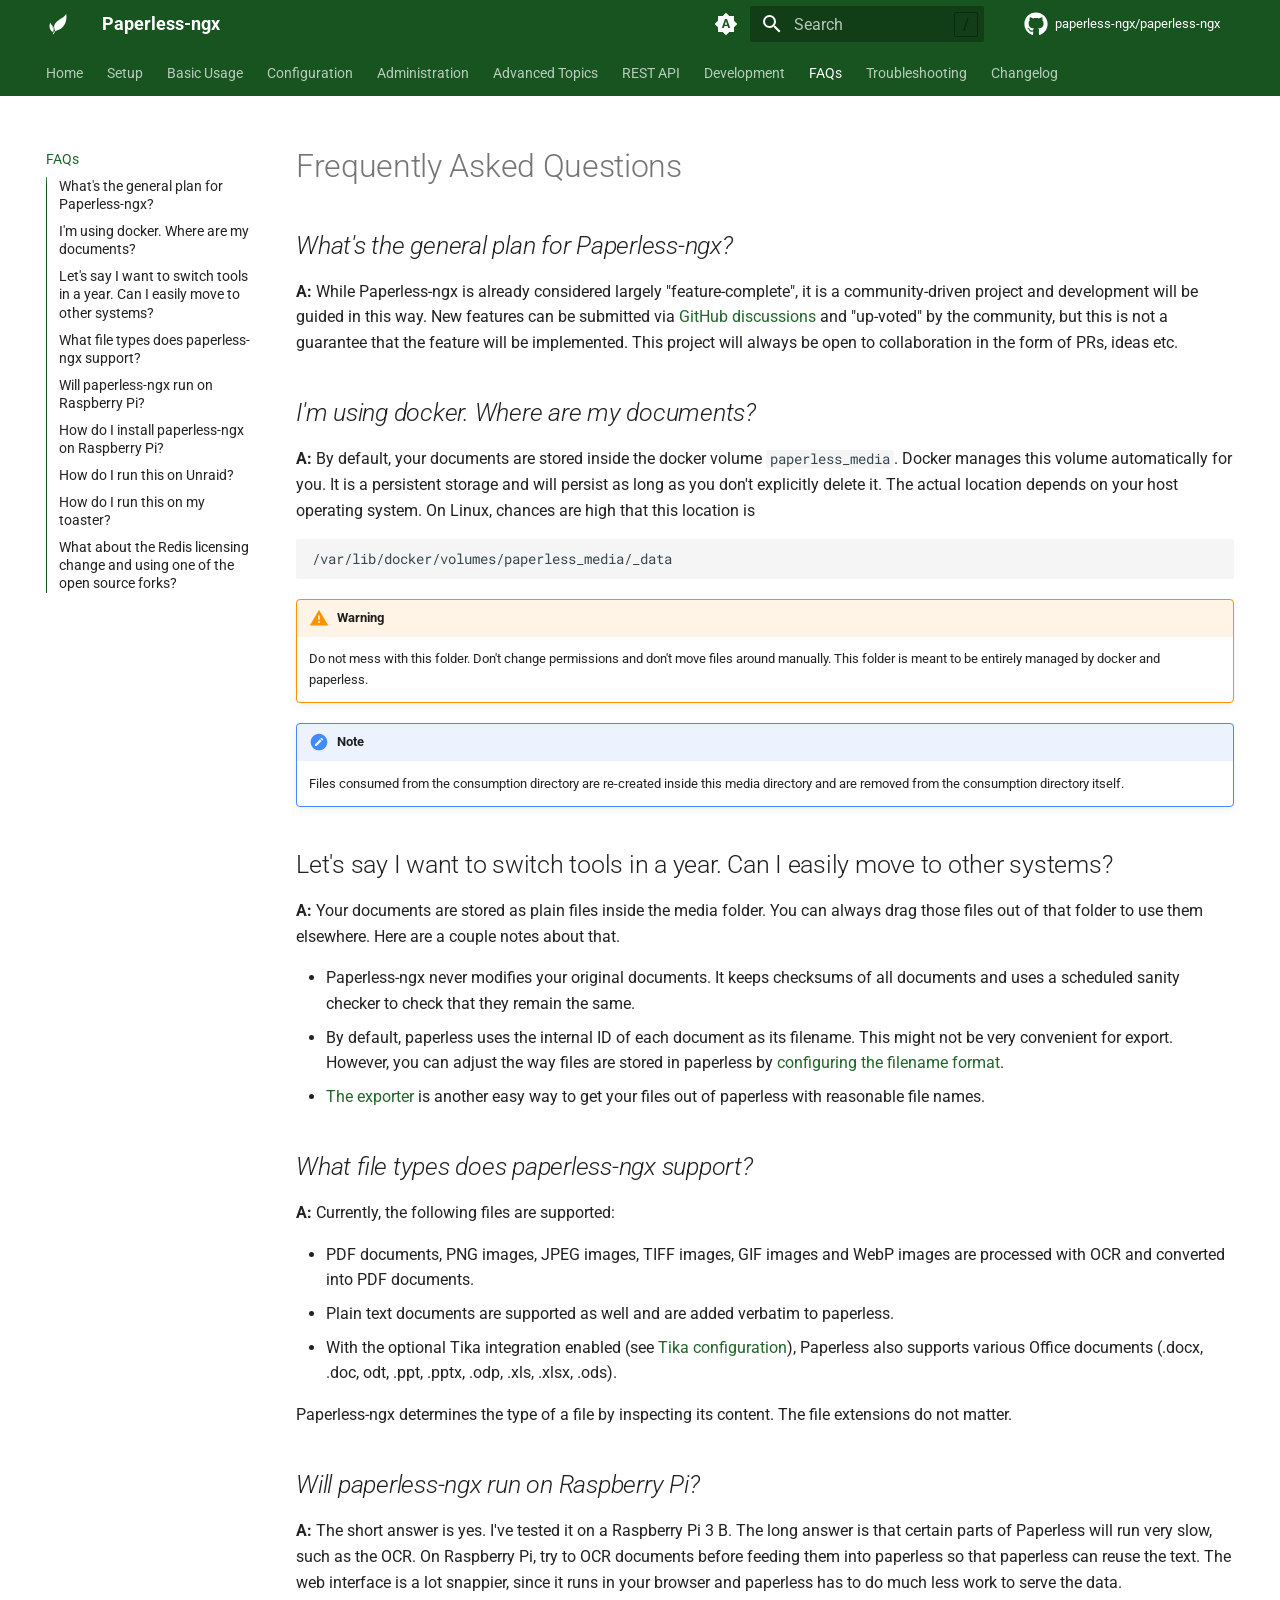
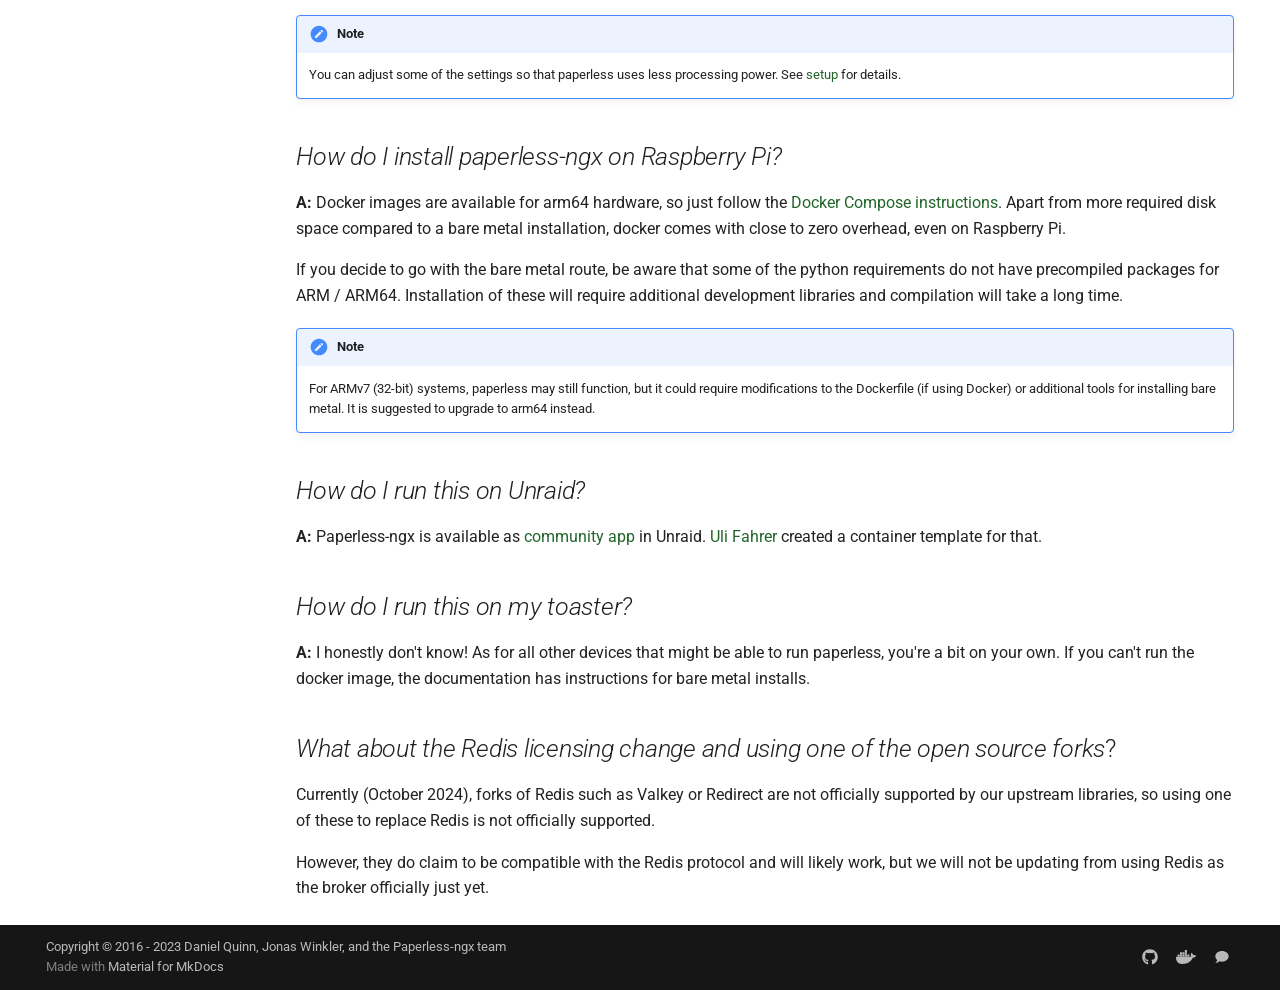
<file: faq/index.html>
<!DOCTYPE html><html lang="en" class="no-js"><head>
    
      <meta charset="utf-8">
      <meta name="viewport" content="width=device-width,initial-scale=1">
      
      
      
      
        <link rel="prev" href="../development/">
      
      
        <link rel="next" href="../troubleshooting/">
      
      
        
      
      
      <link rel="icon" href="../assets/favicon.png">
      <meta name="generator" content="mkdocs-1.6.1, mkdocs-material-9.7.0">
    
    
      
        <title>FAQs - Paperless-ngx</title>
      
    
    
      <link rel="stylesheet" href="../assets/stylesheets/main.618322db.min.css">
      
        
        <link rel="stylesheet" href="../assets/stylesheets/palette.ab4e12ef.min.css">
      
      


    
    
      
    
    
      
        
        
        <link rel="preconnect" href="https://fonts.gstatic.com" crossorigin>
        <link rel="stylesheet" href="https://fonts.googleapis.com/css?family=Roboto:300,300i,400,400i,700,700i%7CRoboto+Mono:400,400i,700,700i&amp;display=fallback">
        <style>:root{--md-text-font:"Roboto";--md-code-font:"Roboto Mono"}</style>
      
    
    
      <link rel="stylesheet" href="../assets/extra.css">
    
    <script>__md_scope=new URL("..",location),__md_hash=e=>[...e].reduce(((e,_)=>(e<<5)-e+_.charCodeAt(0)),0),__md_get=(e,_=localStorage,t=__md_scope)=>JSON.parse(_.getItem(t.pathname+"."+e)),__md_set=(e,_,t=localStorage,a=__md_scope)=>{try{t.setItem(a.pathname+"."+e,JSON.stringify(_))}catch(e){}}</script>
    
      

    
    
  <link href="../assets/stylesheets/glightbox.min.css" rel="stylesheet"><script src="../assets/javascripts/glightbox.min.js"></script><style id="glightbox-style">
            html.glightbox-open { overflow: initial; height: 100%; }
            .gslide-title { margin-top: 0px; user-select: text; }
            .gslide-desc { color: #666; user-select: text; }
            .gslide-image img { background: white; }
            .gscrollbar-fixer { padding-right: 15px; }
            .gdesc-inner { font-size: 0.75rem; }
            body[data-md-color-scheme="slate"] .gdesc-inner { background: var(--md-default-bg-color); }
            body[data-md-color-scheme="slate"] .gslide-title { color: var(--md-default-fg-color); }
            body[data-md-color-scheme="slate"] .gslide-desc { color: var(--md-default-fg-color); }
        </style></head>
  
  
    
    
      
    
    
    
    
    <body dir="ltr" data-md-color-scheme="default" data-md-color-primary="indigo" data-md-color-accent="indigo">
  
    
    <input class="md-toggle" data-md-toggle="drawer" type="checkbox" id="__drawer" autocomplete="off">
    <input class="md-toggle" data-md-toggle="search" type="checkbox" id="__search" autocomplete="off">
    <label class="md-overlay" for="__drawer"></label>
    <div data-md-component="skip">
      
        
        <a href="#frequently-asked-questions" class="md-skip">
          Skip to content
        </a>
      
    </div>
    <div data-md-component="announce">
      
    </div>
    
    
      

<header class="md-header" data-md-component="header">
  <nav class="md-header__inner md-grid" aria-label="Header">
    <a href=".." title="Paperless-ngx" class="md-header__button md-logo" aria-label="Paperless-ngx" data-md-component="logo">
      
  <img src="../assets/logo.svg" alt="logo">

    </a>
    <label class="md-header__button md-icon" for="__drawer">
      
      <svg xmlns="http://www.w3.org/2000/svg" viewBox="0 0 24 24"><path d="M3 6h18v2H3zm0 5h18v2H3zm0 5h18v2H3z"></path></svg>
    </label>
    <div class="md-header__title" data-md-component="header-title">
      <div class="md-header__ellipsis">
        <div class="md-header__topic">
          <span class="md-ellipsis">
            Paperless-ngx
          </span>
        </div>
        <div class="md-header__topic" data-md-component="header-topic">
          <span class="md-ellipsis">
            
              FAQs
            
          </span>
        </div>
      </div>
    </div>
    
      
        <form class="md-header__option" data-md-component="palette">
  
    
    
    
    <input class="md-option" data-md-color-media="(prefers-color-scheme)" data-md-color-scheme="default" data-md-color-primary="indigo" data-md-color-accent="indigo" aria-label="Switch to light mode" type="radio" name="__palette" id="__palette_0">
    
      <label class="md-header__button md-icon" title="Switch to light mode" for="__palette_1" hidden>
        <svg xmlns="http://www.w3.org/2000/svg" viewBox="0 0 24 24"><path d="m14.3 16-.7-2h-3.2l-.7 2H7.8L11 7h2l3.2 9zM20 8.69V4h-4.69L12 .69 8.69 4H4v4.69L.69 12 4 15.31V20h4.69L12 23.31 15.31 20H20v-4.69L23.31 12zm-9.15 3.96h2.3L12 9z"></path></svg>
      </label>
    
  
    
    
    
    <input class="md-option" data-md-color-media="(prefers-color-scheme: light)" data-md-color-scheme="default" data-md-color-primary="indigo" data-md-color-accent="indigo" aria-label="Switch to dark mode" type="radio" name="__palette" id="__palette_1">
    
      <label class="md-header__button md-icon" title="Switch to dark mode" for="__palette_2" hidden>
        <svg xmlns="http://www.w3.org/2000/svg" viewBox="0 0 24 24"><path d="M12 8a4 4 0 0 0-4 4 4 4 0 0 0 4 4 4 4 0 0 0 4-4 4 4 0 0 0-4-4m0 10a6 6 0 0 1-6-6 6 6 0 0 1 6-6 6 6 0 0 1 6 6 6 6 0 0 1-6 6m8-9.31V4h-4.69L12 .69 8.69 4H4v4.69L.69 12 4 15.31V20h4.69L12 23.31 15.31 20H20v-4.69L23.31 12z"></path></svg>
      </label>
    
  
    
    
    
    <input class="md-option" data-md-color-media="(prefers-color-scheme: dark)" data-md-color-scheme="slate" data-md-color-primary="indigo" data-md-color-accent="indigo" aria-label="Switch to system preference" type="radio" name="__palette" id="__palette_2">
    
      <label class="md-header__button md-icon" title="Switch to system preference" for="__palette_0" hidden>
        <svg xmlns="http://www.w3.org/2000/svg" viewBox="0 0 24 24"><path d="M12 18c-.89 0-1.74-.2-2.5-.55C11.56 16.5 13 14.42 13 12s-1.44-4.5-3.5-5.45C10.26 6.2 11.11 6 12 6a6 6 0 0 1 6 6 6 6 0 0 1-6 6m8-9.31V4h-4.69L12 .69 8.69 4H4v4.69L.69 12 4 15.31V20h4.69L12 23.31 15.31 20H20v-4.69L23.31 12z"></path></svg>
      </label>
    
  
</form>
      
    
    
      <script>var palette=__md_get("__palette");if(palette&&palette.color){if("(prefers-color-scheme)"===palette.color.media){var media=matchMedia("(prefers-color-scheme: light)"),input=document.querySelector(media.matches?"[data-md-color-media='(prefers-color-scheme: light)']":"[data-md-color-media='(prefers-color-scheme: dark)']");palette.color.media=input.getAttribute("data-md-color-media"),palette.color.scheme=input.getAttribute("data-md-color-scheme"),palette.color.primary=input.getAttribute("data-md-color-primary"),palette.color.accent=input.getAttribute("data-md-color-accent")}for(var[key,value]of Object.entries(palette.color))document.body.setAttribute("data-md-color-"+key,value)}</script>
    
    
    
      
      
        <label class="md-header__button md-icon" for="__search">
          
          <svg xmlns="http://www.w3.org/2000/svg" viewBox="0 0 24 24"><path d="M9.5 3A6.5 6.5 0 0 1 16 9.5c0 1.61-.59 3.09-1.56 4.23l.27.27h.79l5 5-1.5 1.5-5-5v-.79l-.27-.27A6.52 6.52 0 0 1 9.5 16 6.5 6.5 0 0 1 3 9.5 6.5 6.5 0 0 1 9.5 3m0 2C7 5 5 7 5 9.5S7 14 9.5 14 14 12 14 9.5 12 5 9.5 5"></path></svg>
        </label>
        <div class="md-search" data-md-component="search" role="dialog">
  <label class="md-search__overlay" for="__search"></label>
  <div class="md-search__inner" role="search">
    <form class="md-search__form" name="search">
      <input type="text" class="md-search__input" name="query" aria-label="Search" placeholder="Search" autocapitalize="off" autocorrect="off" autocomplete="off" spellcheck="false" data-md-component="search-query" required>
      <label class="md-search__icon md-icon" for="__search">
        
        <svg xmlns="http://www.w3.org/2000/svg" viewBox="0 0 24 24"><path d="M9.5 3A6.5 6.5 0 0 1 16 9.5c0 1.61-.59 3.09-1.56 4.23l.27.27h.79l5 5-1.5 1.5-5-5v-.79l-.27-.27A6.52 6.52 0 0 1 9.5 16 6.5 6.5 0 0 1 3 9.5 6.5 6.5 0 0 1 9.5 3m0 2C7 5 5 7 5 9.5S7 14 9.5 14 14 12 14 9.5 12 5 9.5 5"></path></svg>
        
        <svg xmlns="http://www.w3.org/2000/svg" viewBox="0 0 24 24"><path d="M20 11v2H8l5.5 5.5-1.42 1.42L4.16 12l7.92-7.92L13.5 5.5 8 11z"></path></svg>
      </label>
      <nav class="md-search__options" aria-label="Search">
        
        <button type="reset" class="md-search__icon md-icon" title="Clear" aria-label="Clear" tabindex="-1">
          
          <svg xmlns="http://www.w3.org/2000/svg" viewBox="0 0 24 24"><path d="M19 6.41 17.59 5 12 10.59 6.41 5 5 6.41 10.59 12 5 17.59 6.41 19 12 13.41 17.59 19 19 17.59 13.41 12z"></path></svg>
        </button>
      </nav>
      
    </form>
    <div class="md-search__output">
      <div class="md-search__scrollwrap" tabindex="0" data-md-scrollfix>
        <div class="md-search-result" data-md-component="search-result">
          <div class="md-search-result__meta">
            Initializing search
          </div>
          <ol class="md-search-result__list" role="presentation"></ol>
        </div>
      </div>
    </div>
  </div>
</div>
      
    
    
      <div class="md-header__source">
        <a href="https://github.com/paperless-ngx/paperless-ngx" title="Go to repository" class="md-source" data-md-component="source">
  <div class="md-source__icon md-icon">
    
    <svg xmlns="http://www.w3.org/2000/svg" viewBox="0 0 512 512"><!--! Font Awesome Free 7.1.0 by @fontawesome - https://fontawesome.com License - https://fontawesome.com/license/free (Icons: CC BY 4.0, Fonts: SIL OFL 1.1, Code: MIT License) Copyright 2025 Fonticons, Inc.--><path d="M173.9 397.4c0 2-2.3 3.6-5.2 3.6-3.3.3-5.6-1.3-5.6-3.6 0-2 2.3-3.6 5.2-3.6 3-.3 5.6 1.3 5.6 3.6m-31.1-4.5c-.7 2 1.3 4.3 4.3 4.9 2.6 1 5.6 0 6.2-2s-1.3-4.3-4.3-5.2c-2.6-.7-5.5.3-6.2 2.3m44.2-1.7c-2.9.7-4.9 2.6-4.6 4.9.3 2 2.9 3.3 5.9 2.6 2.9-.7 4.9-2.6 4.6-4.6-.3-1.9-3-3.2-5.9-2.9M252.8 8C114.1 8 8 113.3 8 252c0 110.9 69.8 205.8 169.5 239.2 12.8 2.3 17.3-5.6 17.3-12.1 0-6.2-.3-40.4-.3-61.4 0 0-70 15-84.7-29.8 0 0-11.4-29.1-27.8-36.6 0 0-22.9-15.7 1.6-15.4 0 0 24.9 2 38.6 25.8 21.9 38.6 58.6 27.5 72.9 20.9 2.3-16 8.8-27.1 16-33.7-55.9-6.2-112.3-14.3-112.3-110.5 0-27.5 7.6-41.3 23.6-58.9-2.6-6.5-11.1-33.3 2.6-67.9 20.9-6.5 69 27 69 27 20-5.6 41.5-8.5 62.8-8.5s42.8 2.9 62.8 8.5c0 0 48.1-33.6 69-27 13.7 34.7 5.2 61.4 2.6 67.9 16 17.7 25.8 31.5 25.8 58.9 0 96.5-58.9 104.2-114.8 110.5 9.2 7.9 17 22.9 17 46.4 0 33.7-.3 75.4-.3 83.6 0 6.5 4.6 14.4 17.3 12.1C436.2 457.8 504 362.9 504 252 504 113.3 391.5 8 252.8 8M105.2 352.9c-1.3 1-1 3.3.7 5.2 1.6 1.6 3.9 2.3 5.2 1 1.3-1 1-3.3-.7-5.2-1.6-1.6-3.9-2.3-5.2-1m-10.8-8.1c-.7 1.3.3 2.9 2.3 3.9 1.6 1 3.6.7 4.3-.7.7-1.3-.3-2.9-2.3-3.9-2-.6-3.6-.3-4.3.7m32.4 35.6c-1.6 1.3-1 4.3 1.3 6.2 2.3 2.3 5.2 2.6 6.5 1 1.3-1.3.7-4.3-1.3-6.2-2.2-2.3-5.2-2.6-6.5-1m-11.4-14.7c-1.6 1-1.6 3.6 0 5.9s4.3 3.3 5.6 2.3c1.6-1.3 1.6-3.9 0-6.2-1.4-2.3-4-3.3-5.6-2"></path></svg>
  </div>
  <div class="md-source__repository">
    paperless-ngx/paperless-ngx
  </div>
</a>
      </div>
    
  </nav>
  
</header>
    
    <div class="md-container" data-md-component="container">
      
      
        
          
            
<nav class="md-tabs" aria-label="Tabs" data-md-component="tabs">
  <div class="md-grid">
    <ul class="md-tabs__list">
      
        
  
  
  
  
    <li class="md-tabs__item">
      <a href=".." class="md-tabs__link">
        
  
  
    
  
  Home

      </a>
    </li>
  

      
        
  
  
  
  
    <li class="md-tabs__item">
      <a href="../setup/" class="md-tabs__link">
        
  
  
    
  
  Setup

      </a>
    </li>
  

      
        
  
  
  
  
    <li class="md-tabs__item">
      <a href="../usage/" class="md-tabs__link">
        
  
  
    
  
  Basic Usage

      </a>
    </li>
  

      
        
  
  
  
  
    <li class="md-tabs__item">
      <a href="../configuration/" class="md-tabs__link">
        
  
  
    
  
  Configuration

      </a>
    </li>
  

      
        
  
  
  
  
    <li class="md-tabs__item">
      <a href="../administration/" class="md-tabs__link">
        
  
  
    
  
  Administration

      </a>
    </li>
  

      
        
  
  
  
  
    <li class="md-tabs__item">
      <a href="../advanced_usage/" class="md-tabs__link">
        
  
  
    
  
  Advanced Topics

      </a>
    </li>
  

      
        
  
  
  
  
    <li class="md-tabs__item">
      <a href="../api/" class="md-tabs__link">
        
  
  
    
  
  REST API

      </a>
    </li>
  

      
        
  
  
  
  
    <li class="md-tabs__item">
      <a href="../development/" class="md-tabs__link">
        
  
  
    
  
  Development

      </a>
    </li>
  

      
        
  
  
  
    
  
  
    <li class="md-tabs__item md-tabs__item--active">
      <a href="./" class="md-tabs__link">
        
  
  
    
  
  FAQs

      </a>
    </li>
  

      
        
  
  
  
  
    <li class="md-tabs__item">
      <a href="../troubleshooting/" class="md-tabs__link">
        
  
  
    
  
  Troubleshooting

      </a>
    </li>
  

      
        
  
  
  
  
    <li class="md-tabs__item">
      <a href="../changelog/" class="md-tabs__link">
        
  
  
    
  
  Changelog

      </a>
    </li>
  

      
    </ul>
  </div>
</nav>
          
        
      
      <main class="md-main" data-md-component="main">
        <div class="md-main__inner md-grid">
          
            
              
              <div class="md-sidebar md-sidebar--primary" data-md-component="sidebar" data-md-type="navigation">
                <div class="md-sidebar__scrollwrap">
                  <div class="md-sidebar__inner">
                    


  


  

<nav class="md-nav md-nav--primary md-nav--lifted md-nav--integrated" aria-label="Navigation" data-md-level="0">
  <label class="md-nav__title" for="__drawer">
    <a href=".." title="Paperless-ngx" class="md-nav__button md-logo" aria-label="Paperless-ngx" data-md-component="logo">
      
  <img src="../assets/logo.svg" alt="logo">

    </a>
    Paperless-ngx
  </label>
  
    <div class="md-nav__source">
      <a href="https://github.com/paperless-ngx/paperless-ngx" title="Go to repository" class="md-source" data-md-component="source">
  <div class="md-source__icon md-icon">
    
    <svg xmlns="http://www.w3.org/2000/svg" viewBox="0 0 512 512"><!--! Font Awesome Free 7.1.0 by @fontawesome - https://fontawesome.com License - https://fontawesome.com/license/free (Icons: CC BY 4.0, Fonts: SIL OFL 1.1, Code: MIT License) Copyright 2025 Fonticons, Inc.--><path d="M173.9 397.4c0 2-2.3 3.6-5.2 3.6-3.3.3-5.6-1.3-5.6-3.6 0-2 2.3-3.6 5.2-3.6 3-.3 5.6 1.3 5.6 3.6m-31.1-4.5c-.7 2 1.3 4.3 4.3 4.9 2.6 1 5.6 0 6.2-2s-1.3-4.3-4.3-5.2c-2.6-.7-5.5.3-6.2 2.3m44.2-1.7c-2.9.7-4.9 2.6-4.6 4.9.3 2 2.9 3.3 5.9 2.6 2.9-.7 4.9-2.6 4.6-4.6-.3-1.9-3-3.2-5.9-2.9M252.8 8C114.1 8 8 113.3 8 252c0 110.9 69.8 205.8 169.5 239.2 12.8 2.3 17.3-5.6 17.3-12.1 0-6.2-.3-40.4-.3-61.4 0 0-70 15-84.7-29.8 0 0-11.4-29.1-27.8-36.6 0 0-22.9-15.7 1.6-15.4 0 0 24.9 2 38.6 25.8 21.9 38.6 58.6 27.5 72.9 20.9 2.3-16 8.8-27.1 16-33.7-55.9-6.2-112.3-14.3-112.3-110.5 0-27.5 7.6-41.3 23.6-58.9-2.6-6.5-11.1-33.3 2.6-67.9 20.9-6.5 69 27 69 27 20-5.6 41.5-8.5 62.8-8.5s42.8 2.9 62.8 8.5c0 0 48.1-33.6 69-27 13.7 34.7 5.2 61.4 2.6 67.9 16 17.7 25.8 31.5 25.8 58.9 0 96.5-58.9 104.2-114.8 110.5 9.2 7.9 17 22.9 17 46.4 0 33.7-.3 75.4-.3 83.6 0 6.5 4.6 14.4 17.3 12.1C436.2 457.8 504 362.9 504 252 504 113.3 391.5 8 252.8 8M105.2 352.9c-1.3 1-1 3.3.7 5.2 1.6 1.6 3.9 2.3 5.2 1 1.3-1 1-3.3-.7-5.2-1.6-1.6-3.9-2.3-5.2-1m-10.8-8.1c-.7 1.3.3 2.9 2.3 3.9 1.6 1 3.6.7 4.3-.7.7-1.3-.3-2.9-2.3-3.9-2-.6-3.6-.3-4.3.7m32.4 35.6c-1.6 1.3-1 4.3 1.3 6.2 2.3 2.3 5.2 2.6 6.5 1 1.3-1.3.7-4.3-1.3-6.2-2.2-2.3-5.2-2.6-6.5-1m-11.4-14.7c-1.6 1-1.6 3.6 0 5.9s4.3 3.3 5.6 2.3c1.6-1.3 1.6-3.9 0-6.2-1.4-2.3-4-3.3-5.6-2"></path></svg>
  </div>
  <div class="md-source__repository">
    paperless-ngx/paperless-ngx
  </div>
</a>
    </div>
  
  <ul class="md-nav__list" data-md-scrollfix>
    
      
      
  
  
  
  
    <li class="md-nav__item">
      <a href=".." class="md-nav__link">
        
  
  
  <span class="md-ellipsis">
    
  
    Home
  

    
  </span>
  
  

      </a>
    </li>
  

    
      
      
  
  
  
  
    <li class="md-nav__item">
      <a href="../setup/" class="md-nav__link">
        
  
  
  <span class="md-ellipsis">
    
  
    Setup
  

    
  </span>
  
  

      </a>
    </li>
  

    
      
      
  
  
  
  
    <li class="md-nav__item">
      <a href="../usage/" class="md-nav__link">
        
  
  
  <span class="md-ellipsis">
    
  
    Basic Usage
  

    
  </span>
  
  

      </a>
    </li>
  

    
      
      
  
  
  
  
    <li class="md-nav__item">
      <a href="../configuration/" class="md-nav__link">
        
  
  
  <span class="md-ellipsis">
    
  
    Configuration
  

    
  </span>
  
  

      </a>
    </li>
  

    
      
      
  
  
  
  
    <li class="md-nav__item">
      <a href="../administration/" class="md-nav__link">
        
  
  
  <span class="md-ellipsis">
    
  
    Administration
  

    
  </span>
  
  

      </a>
    </li>
  

    
      
      
  
  
  
  
    <li class="md-nav__item">
      <a href="../advanced_usage/" class="md-nav__link">
        
  
  
  <span class="md-ellipsis">
    
  
    Advanced Topics
  

    
  </span>
  
  

      </a>
    </li>
  

    
      
      
  
  
  
  
    <li class="md-nav__item">
      <a href="../api/" class="md-nav__link">
        
  
  
  <span class="md-ellipsis">
    
  
    REST API
  

    
  </span>
  
  

      </a>
    </li>
  

    
      
      
  
  
  
  
    <li class="md-nav__item">
      <a href="../development/" class="md-nav__link">
        
  
  
  <span class="md-ellipsis">
    
  
    Development
  

    
  </span>
  
  

      </a>
    </li>
  

    
      
      
  
  
    
  
  
  
    <li class="md-nav__item md-nav__item--active">
      
      <input class="md-nav__toggle md-toggle" type="checkbox" id="__toc">
      
      
        
      
      
        <label class="md-nav__link md-nav__link--active" for="__toc">
          
  
  
  <span class="md-ellipsis">
    
  
    FAQs
  

    
  </span>
  
  

          <span class="md-nav__icon md-icon"></span>
        </label>
      
      <a href="./" class="md-nav__link md-nav__link--active">
        
  
  
  <span class="md-ellipsis">
    
  
    FAQs
  

    
  </span>
  
  

      </a>
      
        

<nav class="md-nav md-nav--secondary" aria-label="Table of contents">
  
  
  
    
  
  
    <label class="md-nav__title" for="__toc">
      <span class="md-nav__icon md-icon"></span>
      Table of contents
    </label>
    <ul class="md-nav__list" data-md-component="toc" data-md-scrollfix>
      
        <li class="md-nav__item">
  <a href="#whats-the-general-plan-for-paperless-ngx" class="md-nav__link">
    <span class="md-ellipsis">
      
        What's the general plan for Paperless-ngx?
      
    </span>
  </a>
  
</li>
      
        <li class="md-nav__item">
  <a href="#im-using-docker-where-are-my-documents" class="md-nav__link">
    <span class="md-ellipsis">
      
        I'm using docker. Where are my documents?
      
    </span>
  </a>
  
</li>
      
        <li class="md-nav__item">
  <a href="#lets-say-i-want-to-switch-tools-in-a-year-can-i-easily-move-to-other-systems" class="md-nav__link">
    <span class="md-ellipsis">
      
        Let's say I want to switch tools in a year. Can I easily move to other systems?
      
    </span>
  </a>
  
</li>
      
        <li class="md-nav__item">
  <a href="#what-file-types-does-paperless-ngx-support" class="md-nav__link">
    <span class="md-ellipsis">
      
        What file types does paperless-ngx support?
      
    </span>
  </a>
  
</li>
      
        <li class="md-nav__item">
  <a href="#will-paperless-ngx-run-on-raspberry-pi" class="md-nav__link">
    <span class="md-ellipsis">
      
        Will paperless-ngx run on Raspberry Pi?
      
    </span>
  </a>
  
</li>
      
        <li class="md-nav__item">
  <a href="#how-do-i-install-paperless-ngx-on-raspberry-pi" class="md-nav__link">
    <span class="md-ellipsis">
      
        How do I install paperless-ngx on Raspberry Pi?
      
    </span>
  </a>
  
</li>
      
        <li class="md-nav__item">
  <a href="#how-do-i-run-this-on-unraid" class="md-nav__link">
    <span class="md-ellipsis">
      
        How do I run this on Unraid?
      
    </span>
  </a>
  
</li>
      
        <li class="md-nav__item">
  <a href="#how-do-i-run-this-on-my-toaster" class="md-nav__link">
    <span class="md-ellipsis">
      
        How do I run this on my toaster?
      
    </span>
  </a>
  
</li>
      
        <li class="md-nav__item">
  <a href="#what-about-the-redis-licensing-change-and-using-one-of-the-open-source-forks" class="md-nav__link">
    <span class="md-ellipsis">
      
        What about the Redis licensing change and using one of the open source forks?
      
    </span>
  </a>
  
</li>
      
    </ul>
  
</nav>
      
    </li>
  

    
      
      
  
  
  
  
    <li class="md-nav__item">
      <a href="../troubleshooting/" class="md-nav__link">
        
  
  
  <span class="md-ellipsis">
    
  
    Troubleshooting
  

    
  </span>
  
  

      </a>
    </li>
  

    
      
      
  
  
  
  
    <li class="md-nav__item">
      <a href="../changelog/" class="md-nav__link">
        
  
  
  <span class="md-ellipsis">
    
  
    Changelog
  

    
  </span>
  
  

      </a>
    </li>
  

    
  </ul>
</nav>
                  </div>
                </div>
              </div>
            
            
          
          
            <div class="md-content" data-md-component="content">
              
              <article class="md-content__inner md-typeset">
                
                  


  
  


<h1 id="frequently-asked-questions">Frequently Asked Questions</h1>
<h2 id="whats-the-general-plan-for-paperless-ngx"><em>What's the general plan for Paperless-ngx?</em></h2>
<p><strong>A:</strong> While Paperless-ngx is already considered largely
"feature-complete", it is a community-driven project and development
will be guided in this way. New features can be submitted via
<a href="https://github.com/paperless-ngx/paperless-ngx/discussions">GitHub discussions</a>
and "up-voted" by the community, but this is not a
guarantee that the feature will be implemented. This project will always be
open to collaboration in the form of PRs, ideas etc.</p>
<h2 id="im-using-docker-where-are-my-documents"><em>I'm using docker. Where are my documents?</em></h2>
<p><strong>A:</strong> By default, your documents are stored inside the docker volume
<code>paperless_media</code>. Docker manages this volume automatically for you. It
is a persistent storage and will persist as long as you don't
explicitly delete it. The actual location depends on your host operating
system. On Linux, chances are high that this location is</p>
<div class="highlight"><pre><span></span><code><a id="__codelineno-0-1" name="__codelineno-0-1" href="#__codelineno-0-1"></a>/var/lib/docker/volumes/paperless_media/_data
</code></pre></div>
<div class="admonition warning">
<p class="admonition-title">Warning</p>
<p>Do not mess with this folder. Don't change permissions and don't move
files around manually. This folder is meant to be entirely managed by
docker and paperless.</p>
</div>
<div class="admonition note">
<p class="admonition-title">Note</p>
<p>Files consumed from the consumption directory are re-created inside
this media directory and are removed from the consumption directory
itself.</p>
</div>
<h2 id="lets-say-i-want-to-switch-tools-in-a-year-can-i-easily-move-to-other-systems">Let's say I want to switch tools in a year. Can I easily move to other systems?</h2>
<p><strong>A:</strong> Your documents are stored as plain files inside the media folder.
You can always drag those files out of that folder to use them
elsewhere. Here are a couple notes about that.</p>
<ul>
<li>Paperless-ngx never modifies your original documents. It keeps
    checksums of all documents and uses a scheduled sanity checker to
    check that they remain the same.</li>
<li>By default, paperless uses the internal ID of each document as its
    filename. This might not be very convenient for export. However, you
    can adjust the way files are stored in paperless by
    <a href="../advanced_usage/#file-name-handling">configuring the filename format</a>.</li>
<li><a href="../administration/#exporter">The exporter</a> is
    another easy way to get your files out of paperless with reasonable
    file names.</li>
</ul>
<h2 id="what-file-types-does-paperless-ngx-support"><em>What file types does paperless-ngx support?</em></h2>
<p><strong>A:</strong> Currently, the following files are supported:</p>
<ul>
<li>PDF documents, PNG images, JPEG images, TIFF images, GIF images and
    WebP images are processed with OCR and converted into PDF documents.</li>
<li>Plain text documents are supported as well and are added verbatim to
    paperless.</li>
<li>With the optional Tika integration enabled (see <a href="https://docs.paperless-ngx.com/configuration#tika">Tika configuration</a>),
    Paperless also supports various Office documents (.docx, .doc, odt,
    .ppt, .pptx, .odp, .xls, .xlsx, .ods).</li>
</ul>
<p>Paperless-ngx determines the type of a file by inspecting its content.
The file extensions do not matter.</p>
<h2 id="will-paperless-ngx-run-on-raspberry-pi"><em>Will paperless-ngx run on Raspberry Pi?</em></h2>
<p><strong>A:</strong> The short answer is yes. I've tested it on a Raspberry Pi 3 B.
The long answer is that certain parts of Paperless will run very slow,
such as the OCR. On Raspberry Pi, try to OCR documents before feeding
them into paperless so that paperless can reuse the text. The web
interface is a lot snappier, since it runs in your browser and paperless
has to do much less work to serve the data.</p>
<div class="admonition note">
<p class="admonition-title">Note</p>
<p>You can adjust some of the settings so that paperless uses less
processing power. See <a href="../setup/#less-powerful-devices">setup</a> for details.</p>
</div>
<h2 id="how-do-i-install-paperless-ngx-on-raspberry-pi"><em>How do I install paperless-ngx on Raspberry Pi?</em></h2>
<p><strong>A:</strong> Docker images are available for arm64 hardware, so just
follow the <a href="https://docs.paperless-ngx.com/setup/#installation">Docker Compose instructions</a>. Apart from more required disk
space compared to a bare metal installation, docker comes with close to
zero overhead, even on Raspberry Pi.</p>
<p>If you decide to go with the bare metal route, be aware that some of
the python requirements do not have precompiled packages for ARM /
ARM64. Installation of these will require additional development
libraries and compilation will take a long time.</p>
<div class="admonition note">
<p class="admonition-title">Note</p>
<p>For ARMv7 (32-bit) systems, paperless may still function, but it could require
modifications to the Dockerfile (if using Docker) or additional
tools for installing bare metal.  It is suggested to upgrade to arm64
instead.</p>
</div>
<h2 id="how-do-i-run-this-on-unraid"><em>How do I run this on Unraid?</em></h2>
<p><strong>A:</strong> Paperless-ngx is available as <a href="https://unraid.net/community/apps?q=paperless-ngx">community
app</a> in Unraid. <a href="https://github.com/Tooa">Uli
Fahrer</a> created a container template for that.</p>
<h2 id="how-do-i-run-this-on-my-toaster"><em>How do I run this on my toaster?</em></h2>
<p><strong>A:</strong> I honestly don't know! As for all other devices that might be
able to run paperless, you're a bit on your own. If you can't run the
docker image, the documentation has instructions for bare metal
installs.</p>
<h2 id="what-about-the-redis-licensing-change-and-using-one-of-the-open-source-forks"><em>What about the Redis licensing change and using one of the open source forks</em>?</h2>
<p>Currently (October 2024), forks of Redis such as Valkey or Redirect are not officially supported by our upstream
libraries, so using one of these to replace Redis is not officially supported.</p>
<p>However, they do claim to be compatible with the Redis protocol and will likely work, but we will
not be updating from using Redis as the broker officially just yet.</p>












                
              </article>
            </div>
          
          
<script>var target=document.getElementById(location.hash.slice(1));target&&target.name&&(target.checked=target.name.startsWith("__tabbed_"))</script>
        </div>
        
          <button type="button" class="md-top md-icon" data-md-component="top" hidden>
  
  <svg xmlns="http://www.w3.org/2000/svg" viewBox="0 0 24 24"><path d="M13 20h-2V8l-5.5 5.5-1.42-1.42L12 4.16l7.92 7.92-1.42 1.42L13 8z"></path></svg>
  Back to top
</button>
        
      </main>
      
        <footer class="md-footer">
  
  <div class="md-footer-meta md-typeset">
    <div class="md-footer-meta__inner md-grid">
      <div class="md-copyright">
  
    <div class="md-copyright__highlight">
      Copyright © 2016 - 2023 Daniel Quinn, Jonas Winkler, and the Paperless-ngx team
    </div>
  
  
    Made with
    <a href="https://squidfunk.github.io/mkdocs-material/" target="_blank" rel="noopener">
      Material for MkDocs
    </a>
  
</div>
      
        
<div class="md-social">
  
    
    
    
    
      
      
    
    <a href="https://github.com/paperless-ngx/paperless-ngx" target="_blank" rel="noopener" title="github.com" class="md-social__link">
      <svg xmlns="http://www.w3.org/2000/svg" viewBox="0 0 512 512"><!--! Font Awesome Free 7.1.0 by @fontawesome - https://fontawesome.com License - https://fontawesome.com/license/free (Icons: CC BY 4.0, Fonts: SIL OFL 1.1, Code: MIT License) Copyright 2025 Fonticons, Inc.--><path d="M173.9 397.4c0 2-2.3 3.6-5.2 3.6-3.3.3-5.6-1.3-5.6-3.6 0-2 2.3-3.6 5.2-3.6 3-.3 5.6 1.3 5.6 3.6m-31.1-4.5c-.7 2 1.3 4.3 4.3 4.9 2.6 1 5.6 0 6.2-2s-1.3-4.3-4.3-5.2c-2.6-.7-5.5.3-6.2 2.3m44.2-1.7c-2.9.7-4.9 2.6-4.6 4.9.3 2 2.9 3.3 5.9 2.6 2.9-.7 4.9-2.6 4.6-4.6-.3-1.9-3-3.2-5.9-2.9M252.8 8C114.1 8 8 113.3 8 252c0 110.9 69.8 205.8 169.5 239.2 12.8 2.3 17.3-5.6 17.3-12.1 0-6.2-.3-40.4-.3-61.4 0 0-70 15-84.7-29.8 0 0-11.4-29.1-27.8-36.6 0 0-22.9-15.7 1.6-15.4 0 0 24.9 2 38.6 25.8 21.9 38.6 58.6 27.5 72.9 20.9 2.3-16 8.8-27.1 16-33.7-55.9-6.2-112.3-14.3-112.3-110.5 0-27.5 7.6-41.3 23.6-58.9-2.6-6.5-11.1-33.3 2.6-67.9 20.9-6.5 69 27 69 27 20-5.6 41.5-8.5 62.8-8.5s42.8 2.9 62.8 8.5c0 0 48.1-33.6 69-27 13.7 34.7 5.2 61.4 2.6 67.9 16 17.7 25.8 31.5 25.8 58.9 0 96.5-58.9 104.2-114.8 110.5 9.2 7.9 17 22.9 17 46.4 0 33.7-.3 75.4-.3 83.6 0 6.5 4.6 14.4 17.3 12.1C436.2 457.8 504 362.9 504 252 504 113.3 391.5 8 252.8 8M105.2 352.9c-1.3 1-1 3.3.7 5.2 1.6 1.6 3.9 2.3 5.2 1 1.3-1 1-3.3-.7-5.2-1.6-1.6-3.9-2.3-5.2-1m-10.8-8.1c-.7 1.3.3 2.9 2.3 3.9 1.6 1 3.6.7 4.3-.7.7-1.3-.3-2.9-2.3-3.9-2-.6-3.6-.3-4.3.7m32.4 35.6c-1.6 1.3-1 4.3 1.3 6.2 2.3 2.3 5.2 2.6 6.5 1 1.3-1.3.7-4.3-1.3-6.2-2.2-2.3-5.2-2.6-6.5-1m-11.4-14.7c-1.6 1-1.6 3.6 0 5.9s4.3 3.3 5.6 2.3c1.6-1.3 1.6-3.9 0-6.2-1.4-2.3-4-3.3-5.6-2"></path></svg>
    </a>
  
    
    
    
    
      
      
    
    <a href="https://hub.docker.com/r/paperlessngx/paperless-ngx" target="_blank" rel="noopener" title="hub.docker.com" class="md-social__link">
      <svg xmlns="http://www.w3.org/2000/svg" viewBox="0 0 640 512"><!--! Font Awesome Free 7.1.0 by @fontawesome - https://fontawesome.com License - https://fontawesome.com/license/free (Icons: CC BY 4.0, Fonts: SIL OFL 1.1, Code: MIT License) Copyright 2025 Fonticons, Inc.--><path d="M349.9 236.3h-66.1v-59.4h66.1zm0-204.3h-66.1v60.7h66.1zm78.2 144.8H362v59.4h66.1zm-156.3-72.1h-66.1v60.1h66.1zm78.1 0h-66.1v60.1h66.1zm276.8 100c-14.4-9.7-47.6-13.2-73.1-8.4-3.3-24-16.7-44.9-41.1-63.7l-14-9.3-9.3 14c-18.4 27.8-23.4 73.6-3.7 103.8-8.7 4.7-25.8 11.1-48.4 10.7H2.4c-8.7 50.8 5.8 116.8 44 162.1 37.1 43.9 92.7 66.2 165.4 66.2 157.4 0 273.9-72.5 328.4-204.2 21.4.4 67.6.1 91.3-45.2 1.5-2.5 6.6-13.2 8.5-17.1zm-511.1-27.9h-66v59.4h66.1v-59.4zm78.1 0h-66.1v59.4h66.1zm78.1 0h-66.1v59.4h66.1zm-78.1-72.1h-66.1v60.1h66.1z"></path></svg>
    </a>
  
    
    
    
    
      
      
    
    <a href="https://matrix.to/#/#paperless:matrix.org" target="_blank" rel="noopener" title="matrix.to" class="md-social__link">
      <svg xmlns="http://www.w3.org/2000/svg" viewBox="0 0 24 24"><path d="M12 3c5.5 0 10 3.58 10 8s-4.5 8-10 8c-1.24 0-2.43-.18-3.53-.5C5.55 21 2 21 2 21c2.33-2.33 2.7-3.9 2.75-4.5C3.05 15.07 2 13.13 2 11c0-4.42 4.5-8 10-8"></path></svg>
    </a>
  
</div>
      
    </div>
  </div>
</footer>
      
    </div>
    <div class="md-dialog" data-md-component="dialog">
      <div class="md-dialog__inner md-typeset"></div>
    </div>
    
    
    
      
      
      <script id="__config" type="application/json">{"annotate": null, "base": "..", "features": ["navigation.tabs", "navigation.top", "toc.integrate", "content.code.annotate"], "search": "../assets/javascripts/workers/search.7a47a382.min.js", "tags": null, "translations": {"clipboard.copied": "Copied to clipboard", "clipboard.copy": "Copy to clipboard", "search.result.more.one": "1 more on this page", "search.result.more.other": "# more on this page", "search.result.none": "No matching documents", "search.result.one": "1 matching document", "search.result.other": "# matching documents", "search.result.placeholder": "Type to start searching", "search.result.term.missing": "Missing", "select.version": "Select version"}, "version": null}</script>
    
    
      <script src="../assets/javascripts/bundle.e71a0d61.min.js"></script>
      
    
  
<script id="init-glightbox">const lightbox = GLightbox({"touchNavigation": true, "loop": false, "zoomable": true, "draggable": true, "openEffect": "zoom", "closeEffect": "zoom", "slideEffect": "slide"});
document$.subscribe(()=>{ lightbox.reload(); });
</script></body></html>
</file>
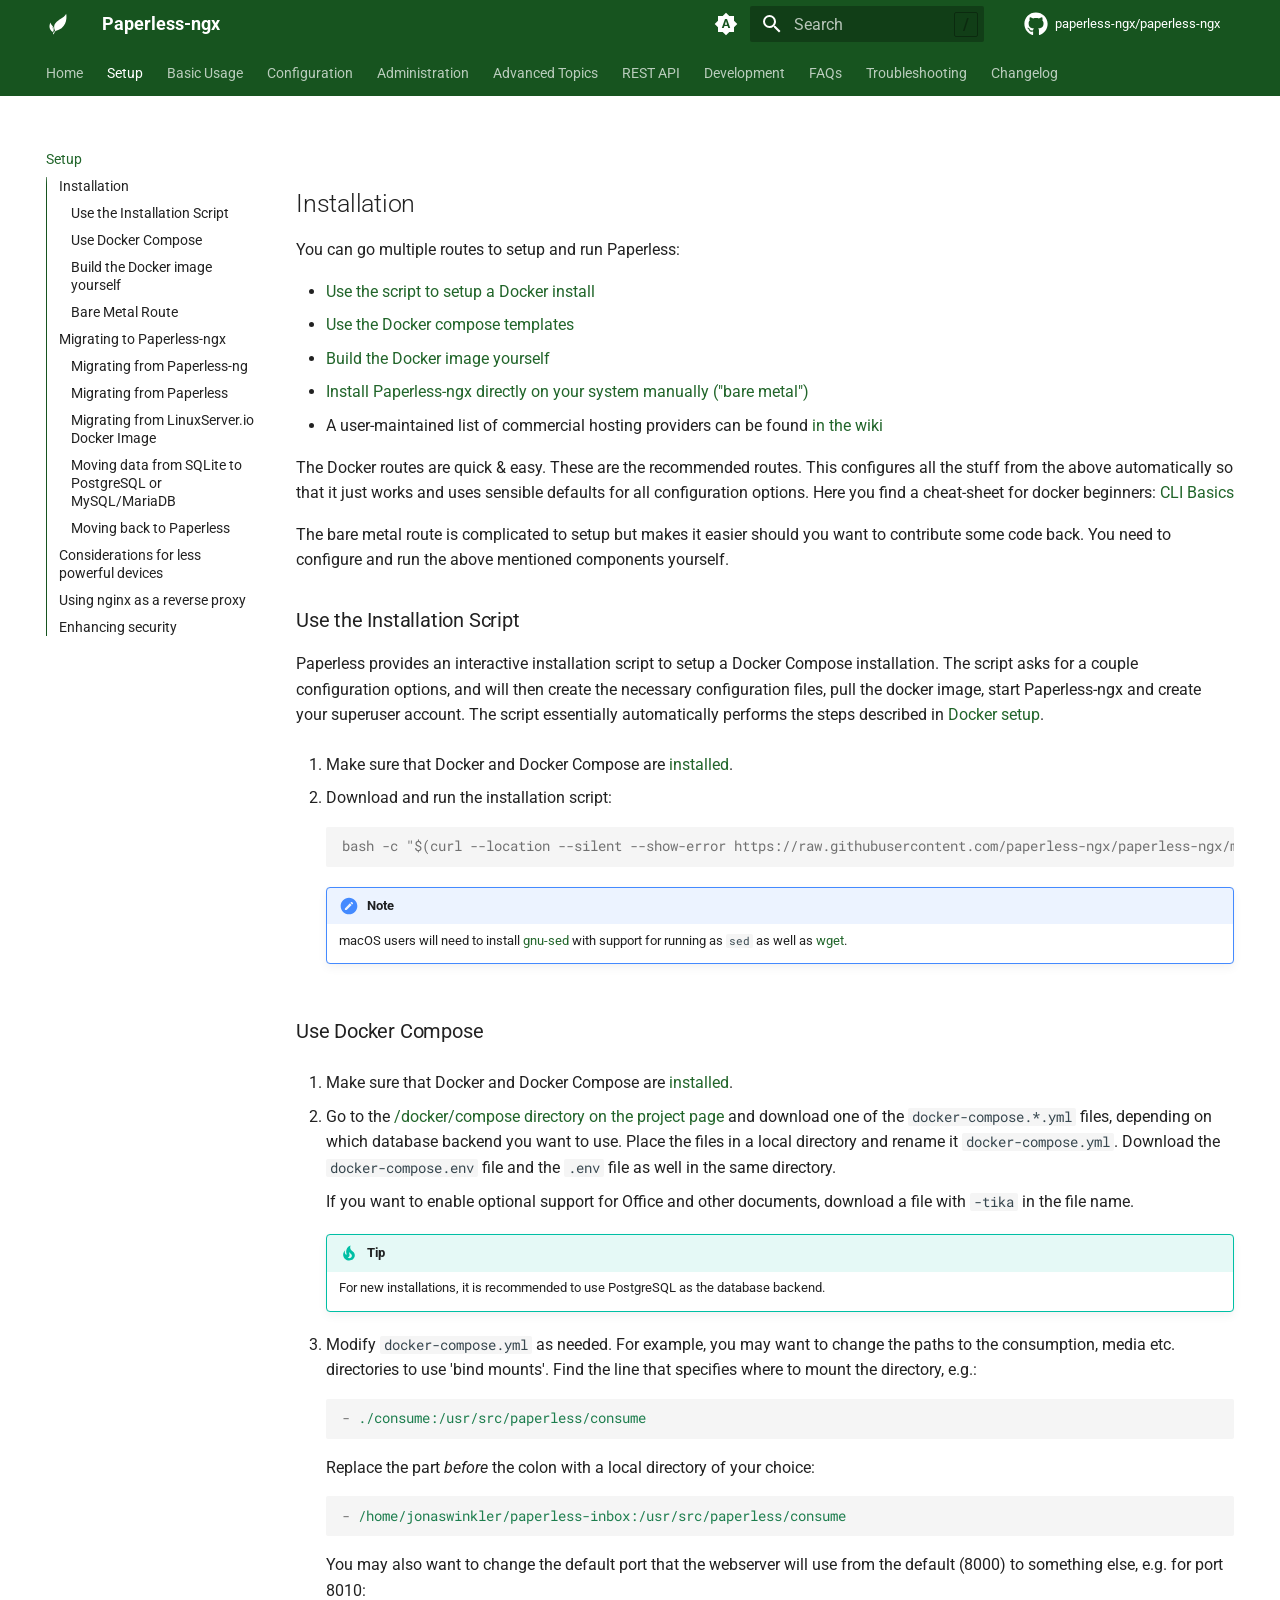
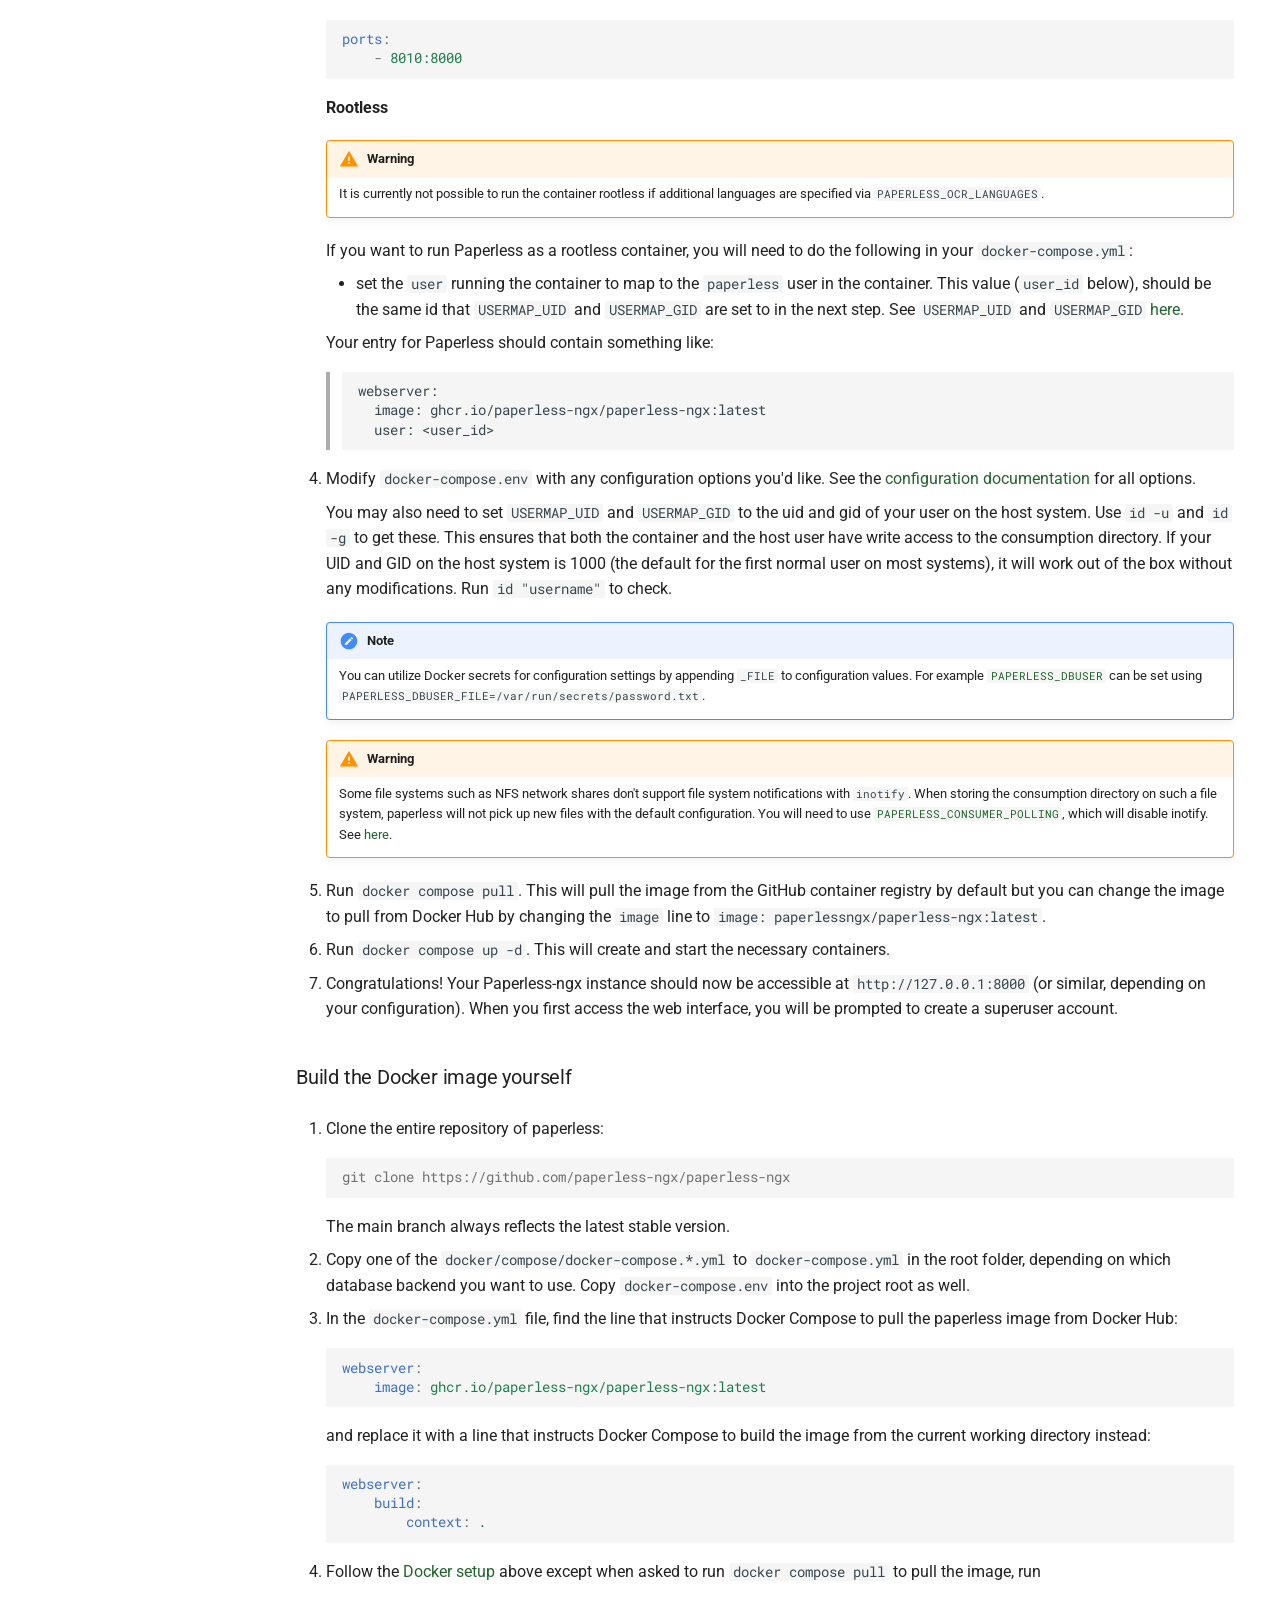
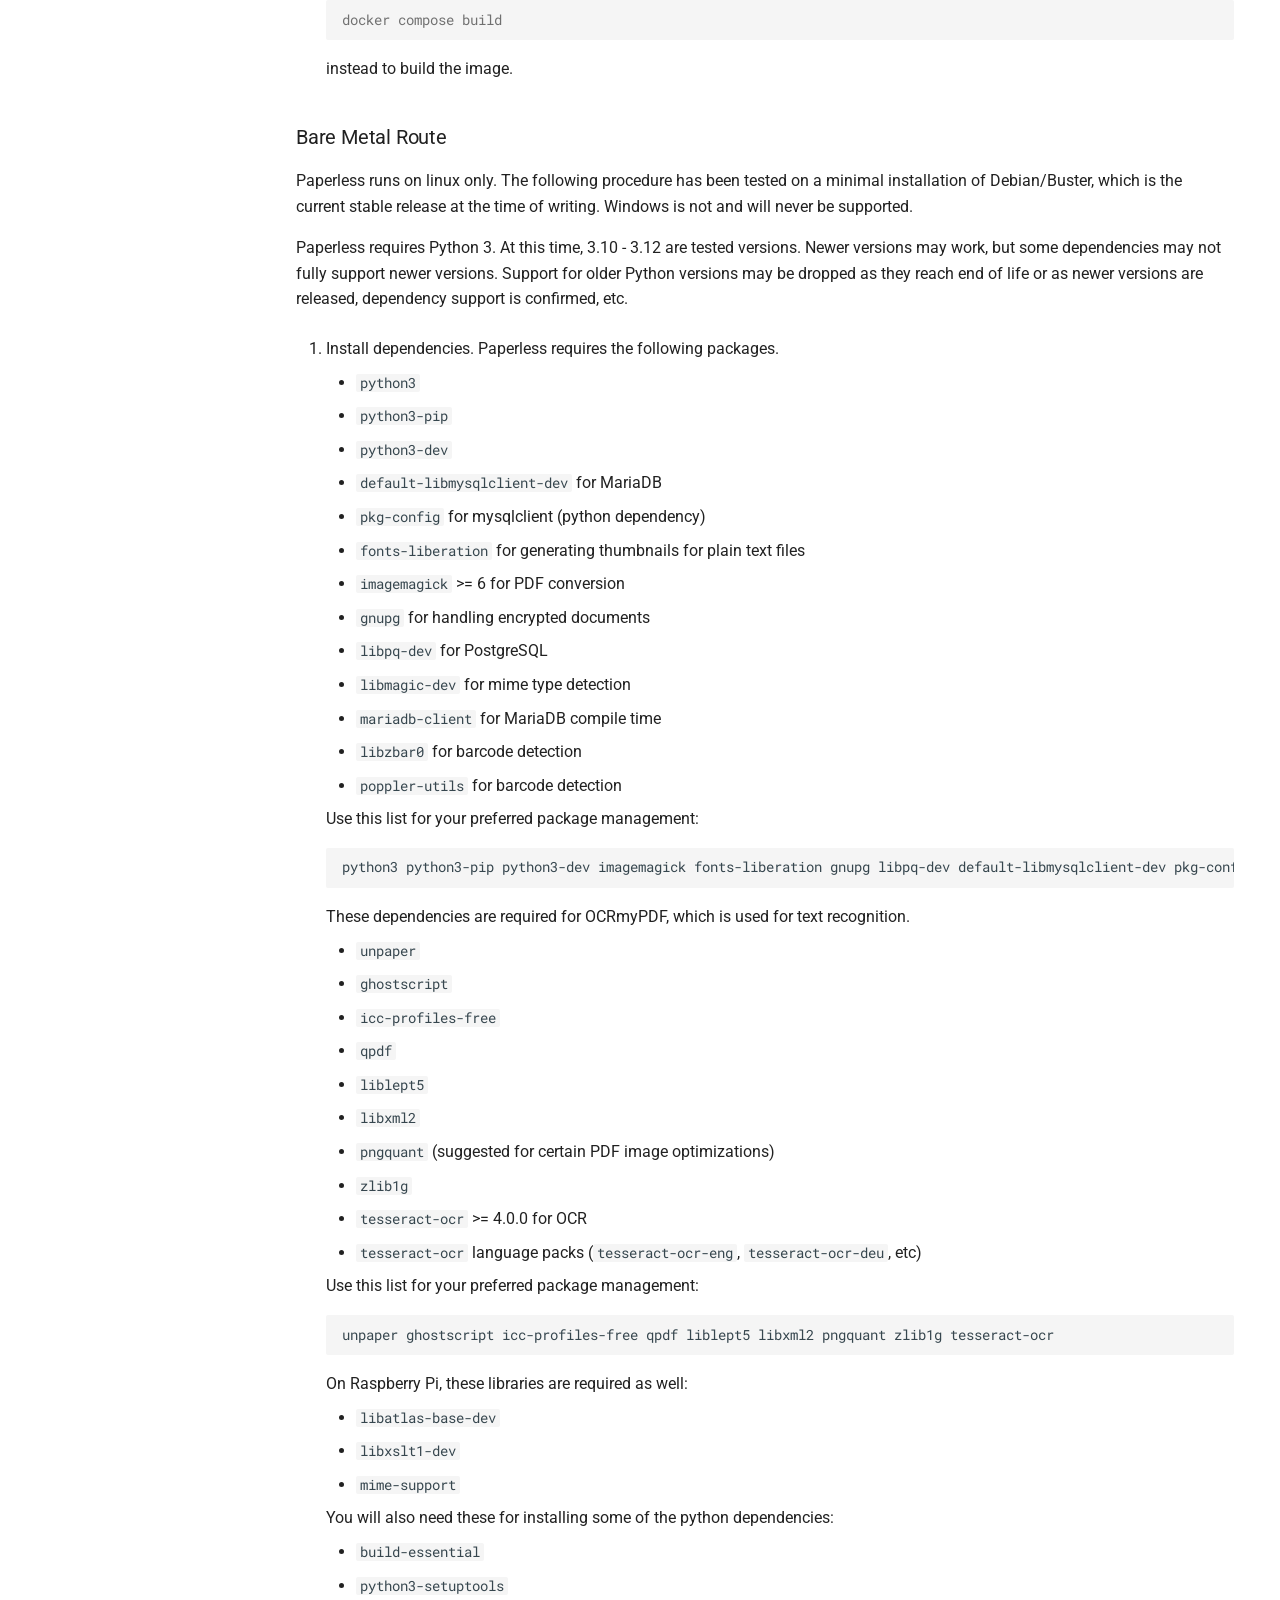
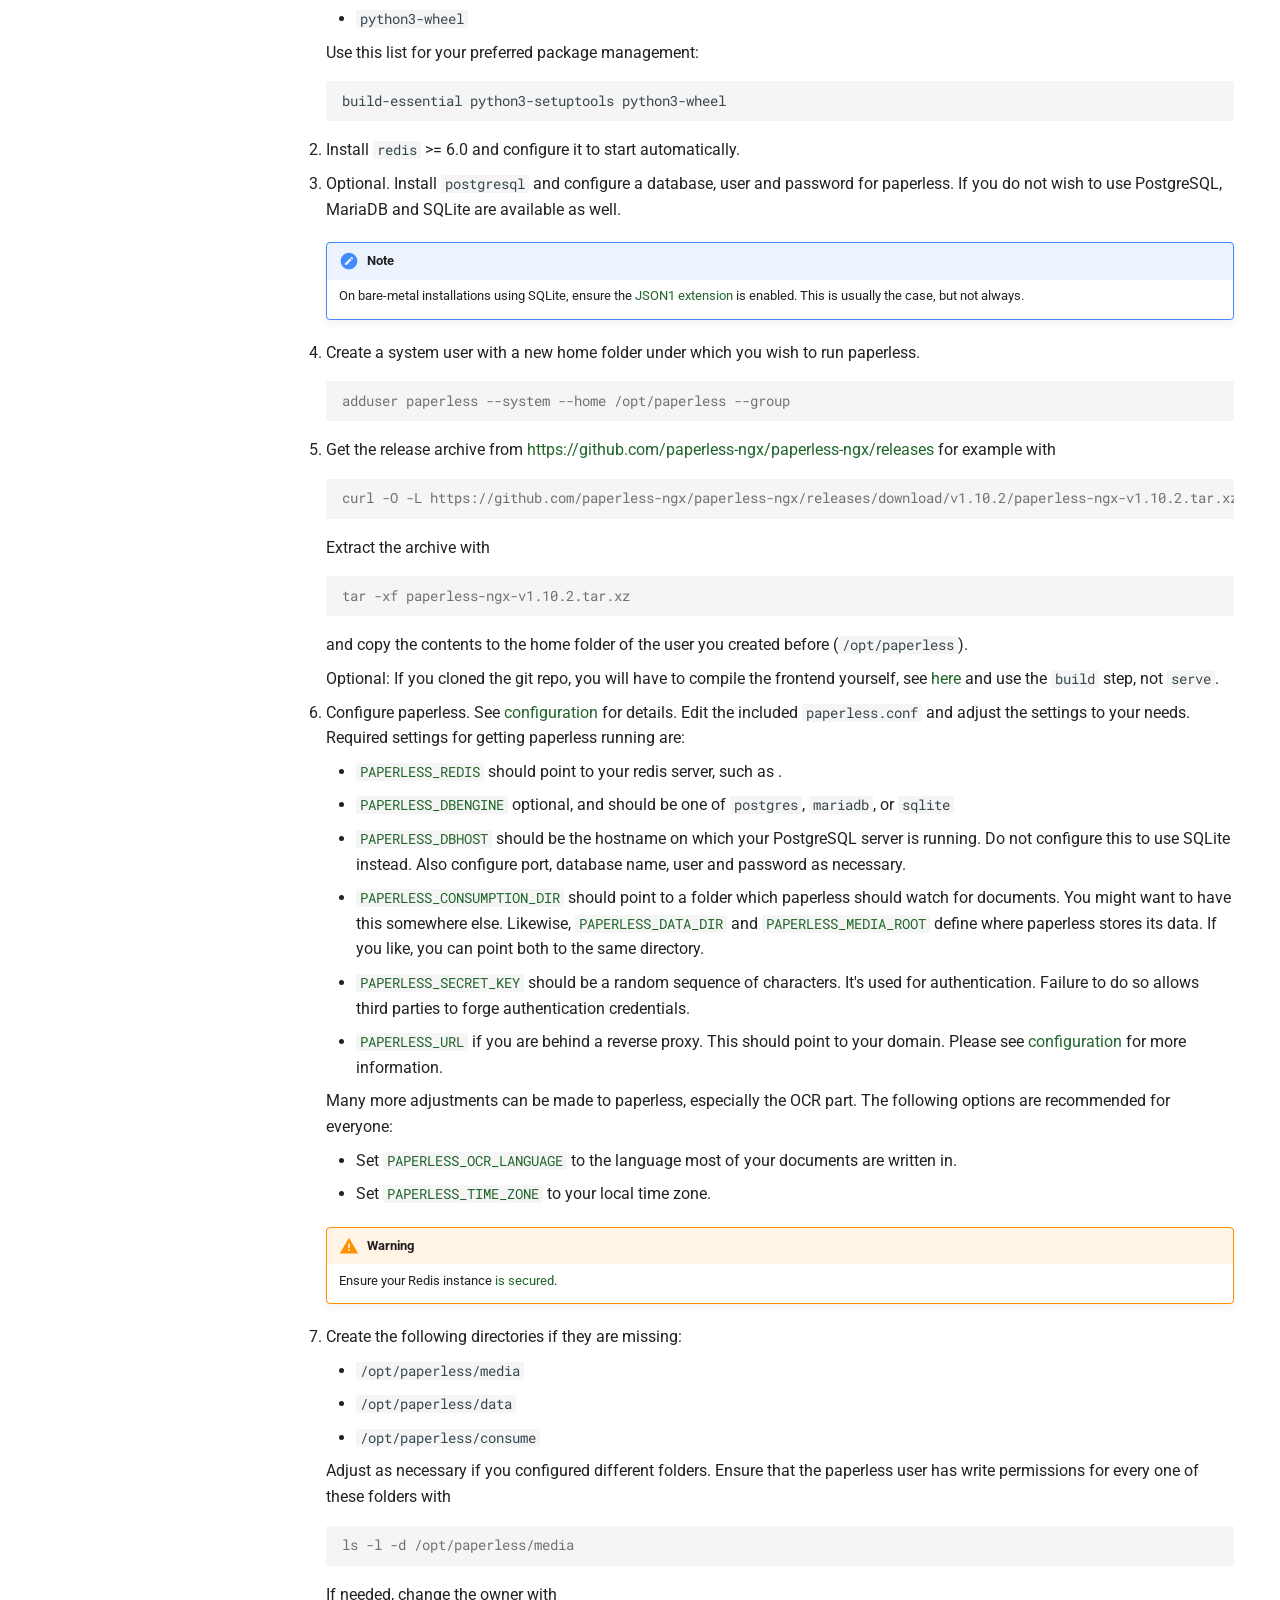
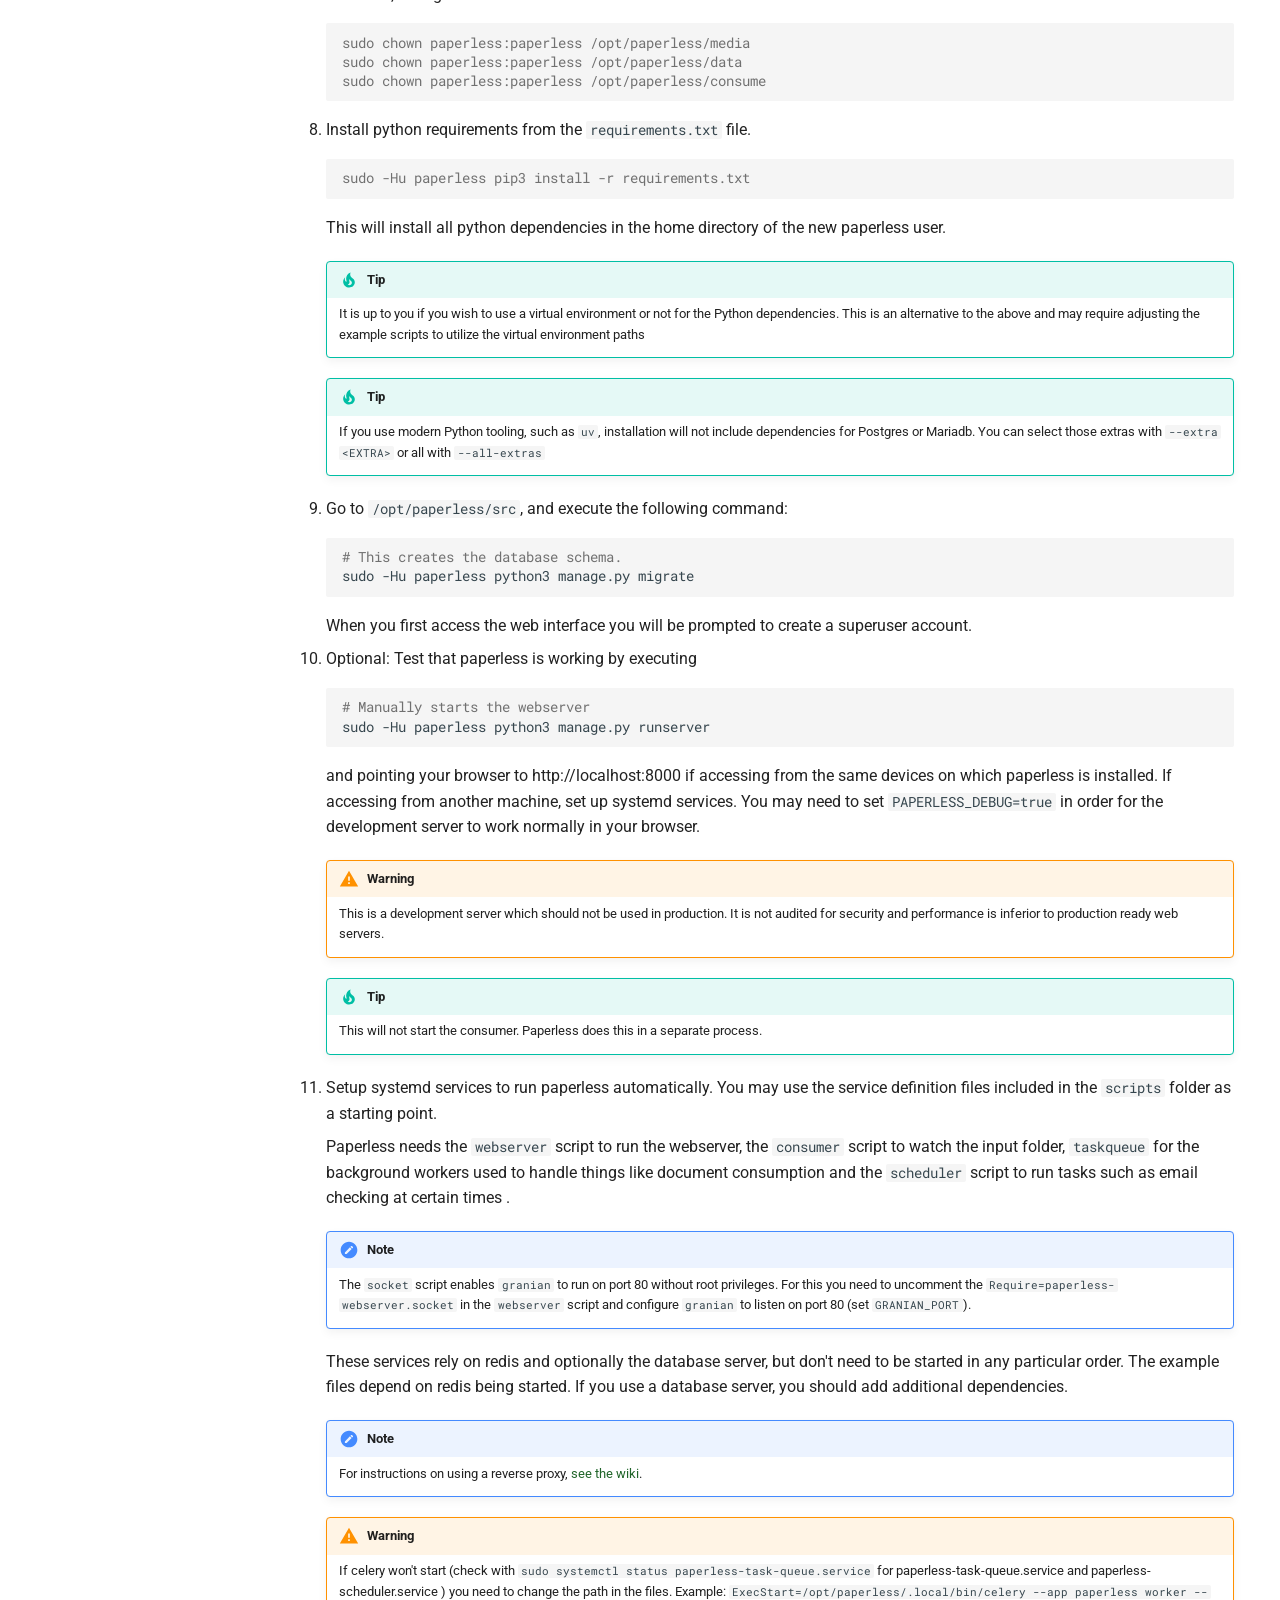
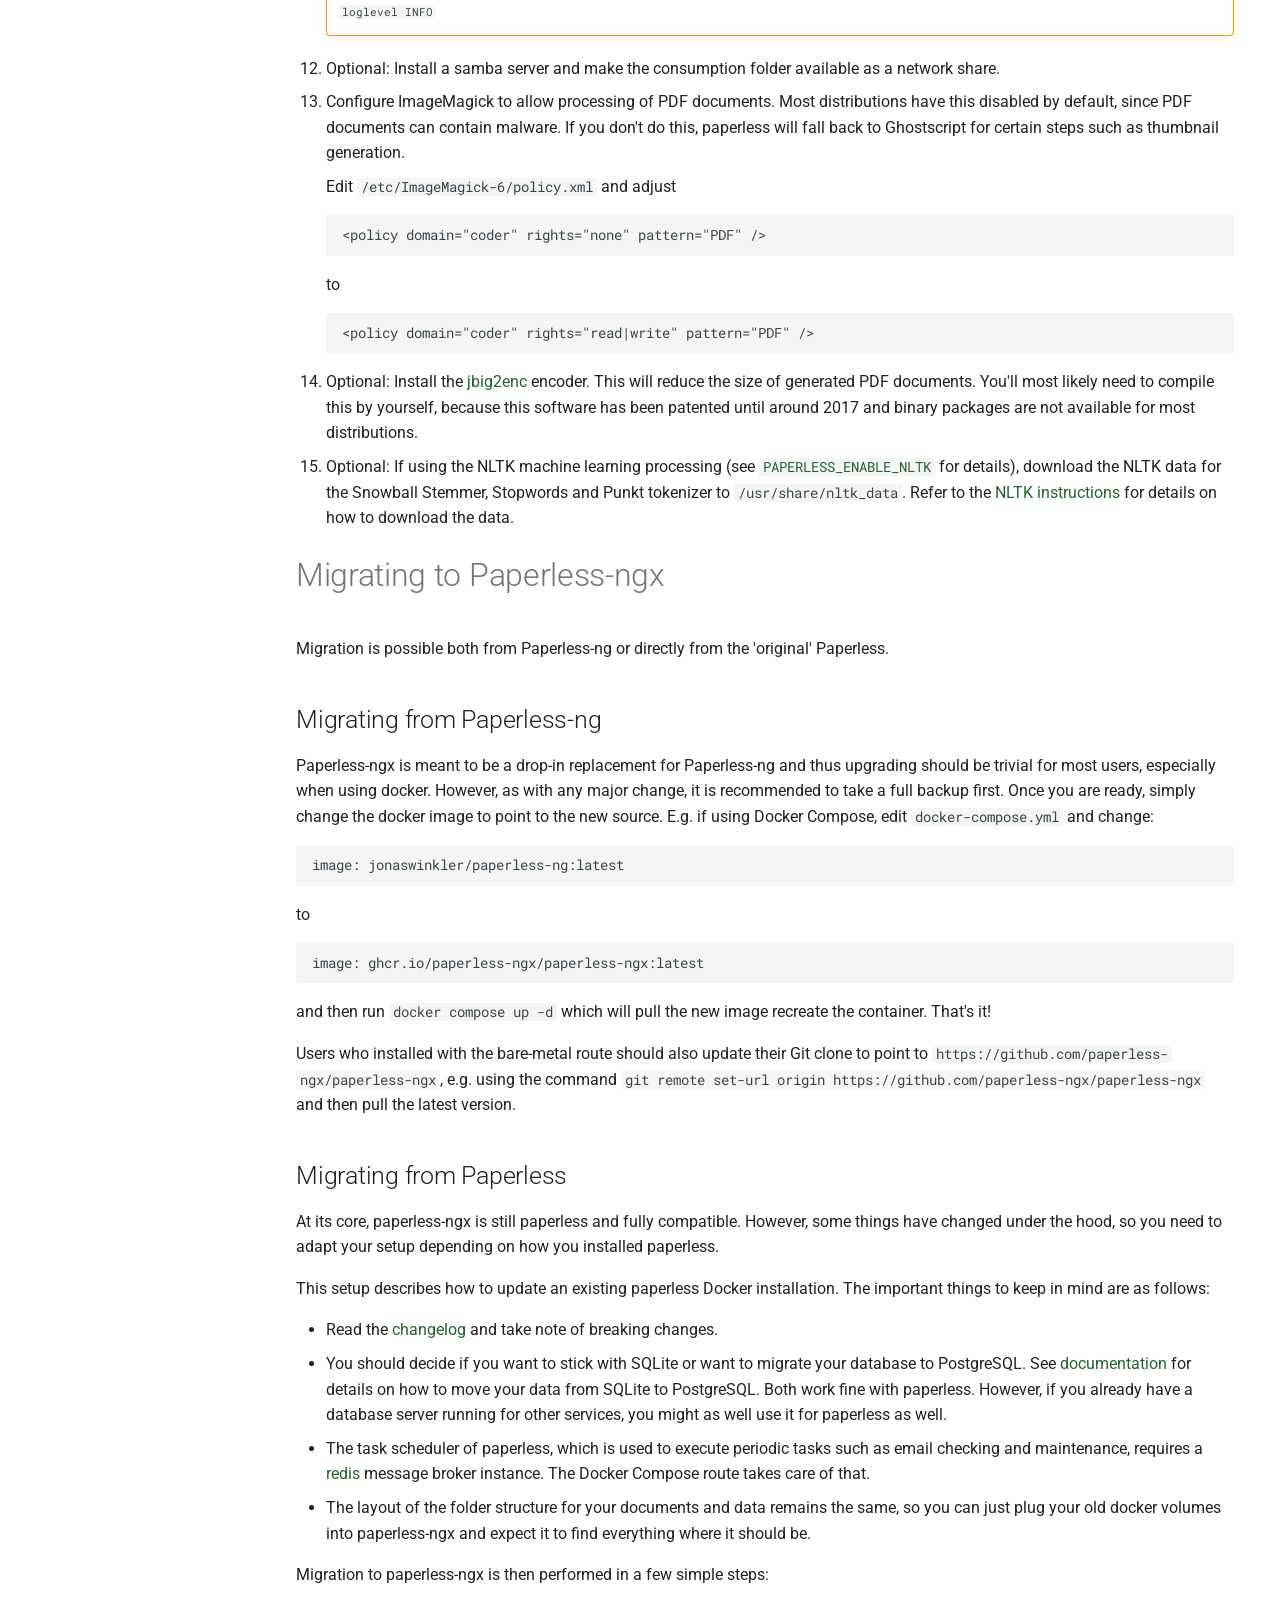
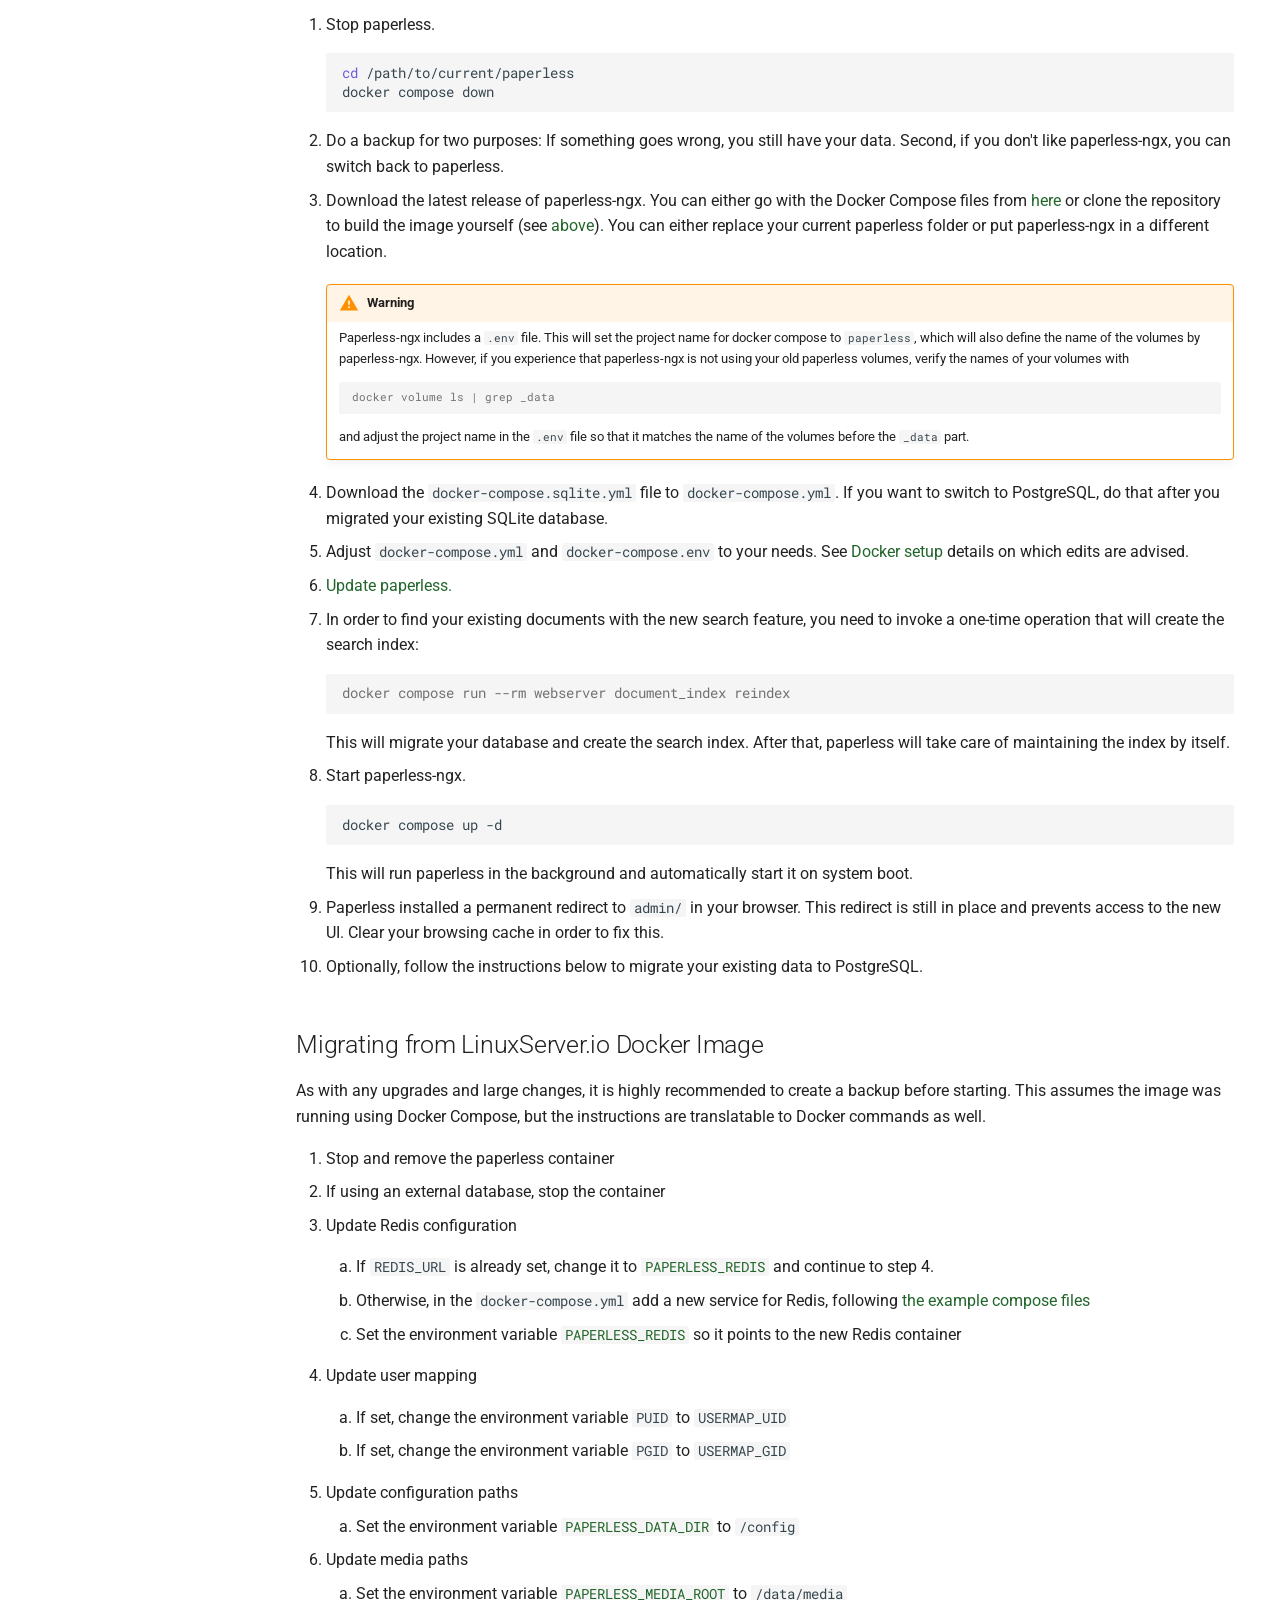
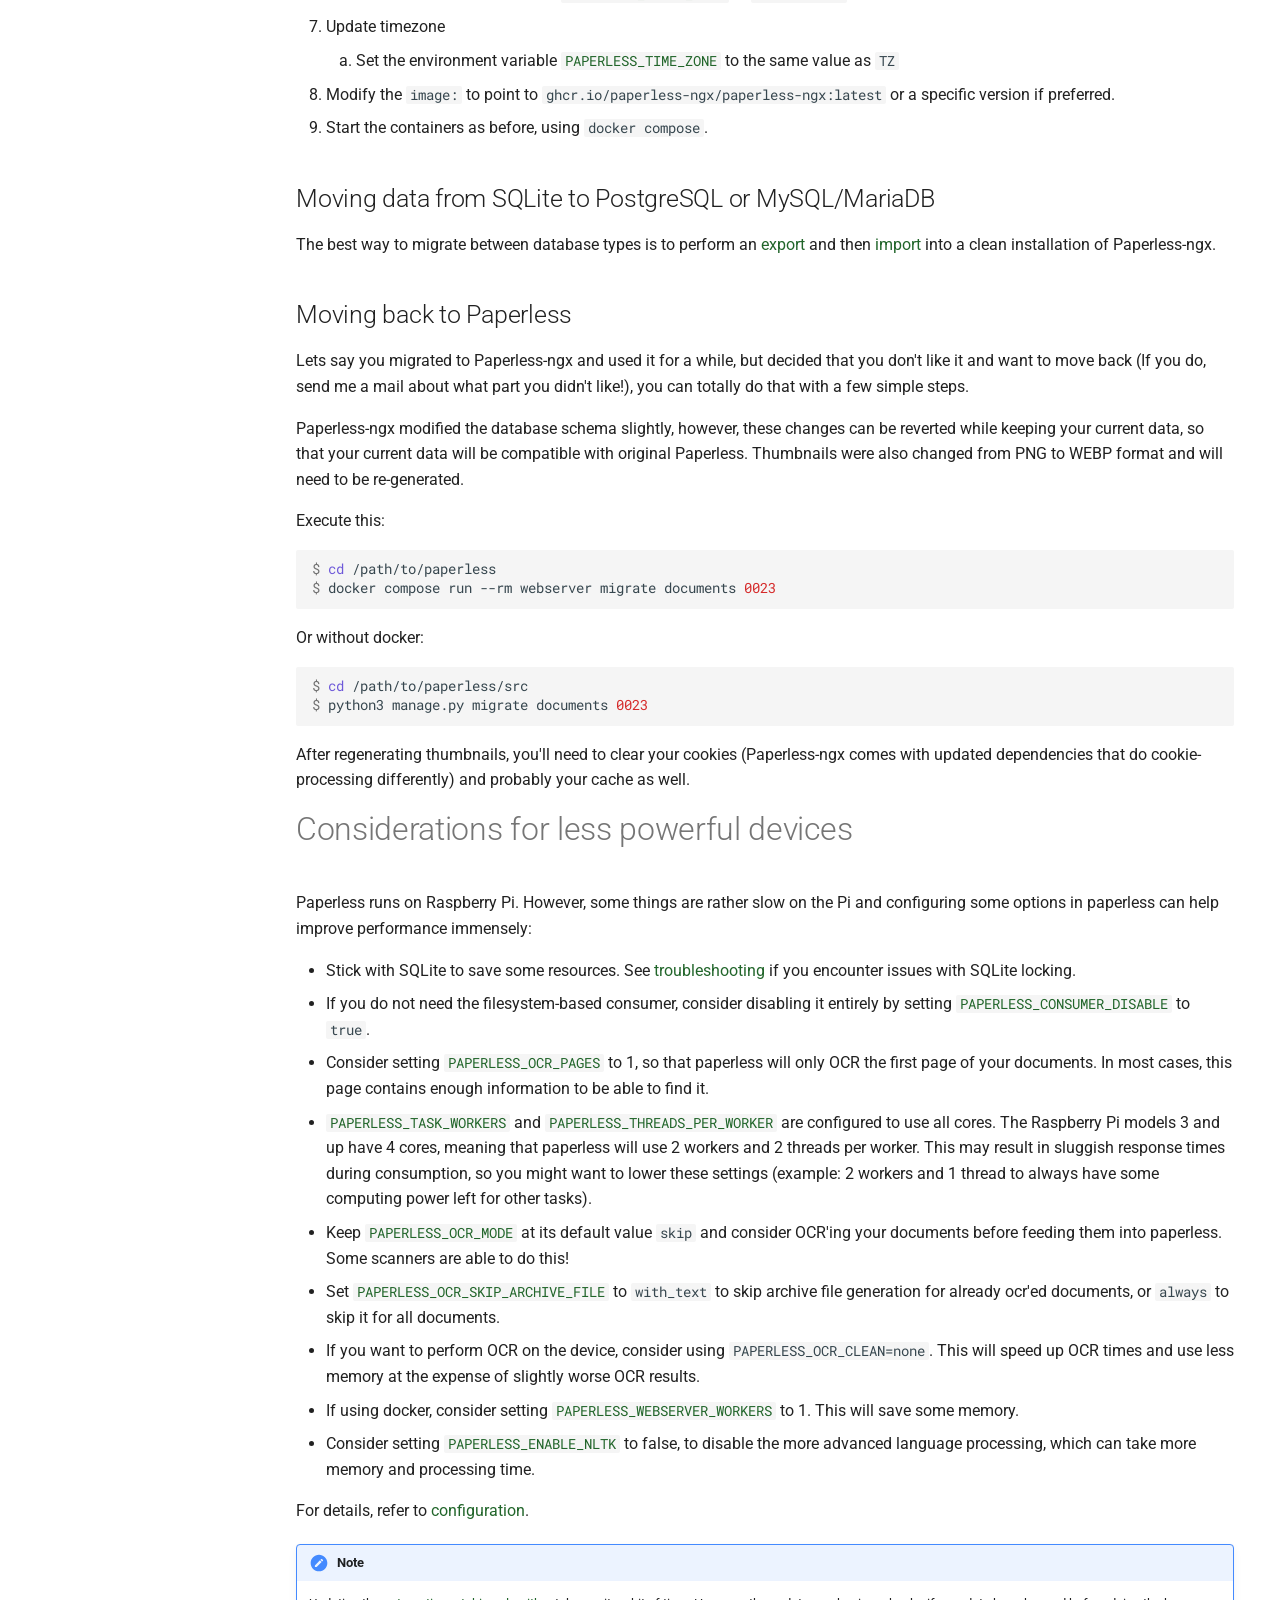
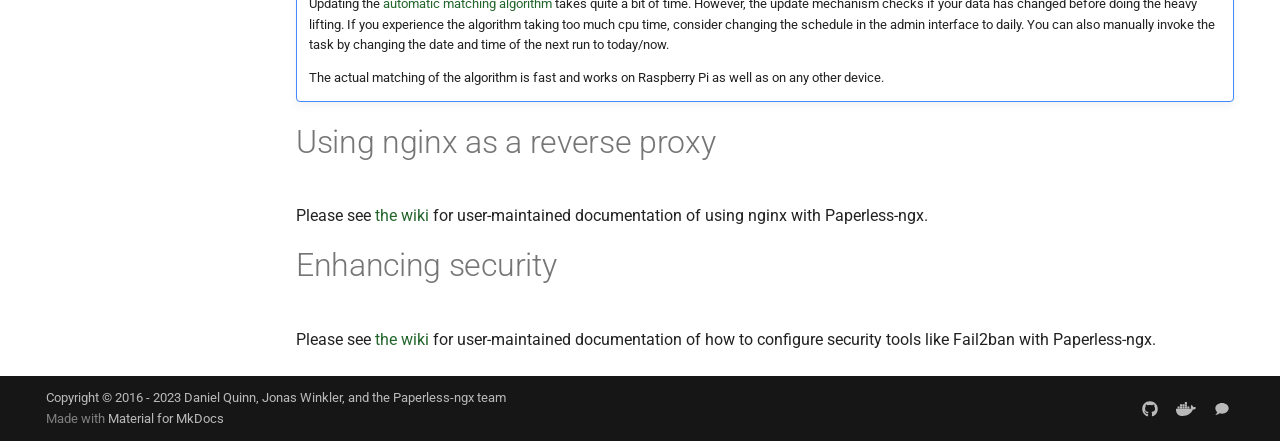
<file: setup/index.html>
<!DOCTYPE html><html lang="en" class="no-js"><head>
    
      <meta charset="utf-8">
      <meta name="viewport" content="width=device-width,initial-scale=1">
      
      
      
      
        <link rel="prev" href="..">
      
      
        <link rel="next" href="../usage/">
      
      
        
      
      
      <link rel="icon" href="../assets/favicon.png">
      <meta name="generator" content="mkdocs-1.6.1, mkdocs-material-9.7.0">
    
    
      
        <title>Setup - Paperless-ngx</title>
      
    
    
      <link rel="stylesheet" href="../assets/stylesheets/main.618322db.min.css">
      
        
        <link rel="stylesheet" href="../assets/stylesheets/palette.ab4e12ef.min.css">
      
      


    
    
      
    
    
      
        
        
        <link rel="preconnect" href="https://fonts.gstatic.com" crossorigin>
        <link rel="stylesheet" href="https://fonts.googleapis.com/css?family=Roboto:300,300i,400,400i,700,700i%7CRoboto+Mono:400,400i,700,700i&amp;display=fallback">
        <style>:root{--md-text-font:"Roboto";--md-code-font:"Roboto Mono"}</style>
      
    
    
      <link rel="stylesheet" href="../assets/extra.css">
    
    <script>__md_scope=new URL("..",location),__md_hash=e=>[...e].reduce(((e,_)=>(e<<5)-e+_.charCodeAt(0)),0),__md_get=(e,_=localStorage,t=__md_scope)=>JSON.parse(_.getItem(t.pathname+"."+e)),__md_set=(e,_,t=localStorage,a=__md_scope)=>{try{t.setItem(a.pathname+"."+e,JSON.stringify(_))}catch(e){}}</script>
    
      

    
    
  <link href="../assets/stylesheets/glightbox.min.css" rel="stylesheet"><script src="../assets/javascripts/glightbox.min.js"></script><style id="glightbox-style">
            html.glightbox-open { overflow: initial; height: 100%; }
            .gslide-title { margin-top: 0px; user-select: text; }
            .gslide-desc { color: #666; user-select: text; }
            .gslide-image img { background: white; }
            .gscrollbar-fixer { padding-right: 15px; }
            .gdesc-inner { font-size: 0.75rem; }
            body[data-md-color-scheme="slate"] .gdesc-inner { background: var(--md-default-bg-color); }
            body[data-md-color-scheme="slate"] .gslide-title { color: var(--md-default-fg-color); }
            body[data-md-color-scheme="slate"] .gslide-desc { color: var(--md-default-fg-color); }
        </style></head>
  
  
    
    
      
    
    
    
    
    <body dir="ltr" data-md-color-scheme="default" data-md-color-primary="indigo" data-md-color-accent="indigo">
  
    
    <input class="md-toggle" data-md-toggle="drawer" type="checkbox" id="__drawer" autocomplete="off">
    <input class="md-toggle" data-md-toggle="search" type="checkbox" id="__search" autocomplete="off">
    <label class="md-overlay" for="__drawer"></label>
    <div data-md-component="skip">
      
        
        <a href="#installation" class="md-skip">
          Skip to content
        </a>
      
    </div>
    <div data-md-component="announce">
      
    </div>
    
    
      

<header class="md-header" data-md-component="header">
  <nav class="md-header__inner md-grid" aria-label="Header">
    <a href=".." title="Paperless-ngx" class="md-header__button md-logo" aria-label="Paperless-ngx" data-md-component="logo">
      
  <img src="../assets/logo.svg" alt="logo">

    </a>
    <label class="md-header__button md-icon" for="__drawer">
      
      <svg xmlns="http://www.w3.org/2000/svg" viewBox="0 0 24 24"><path d="M3 6h18v2H3zm0 5h18v2H3zm0 5h18v2H3z"></path></svg>
    </label>
    <div class="md-header__title" data-md-component="header-title">
      <div class="md-header__ellipsis">
        <div class="md-header__topic">
          <span class="md-ellipsis">
            Paperless-ngx
          </span>
        </div>
        <div class="md-header__topic" data-md-component="header-topic">
          <span class="md-ellipsis">
            
              Setup
            
          </span>
        </div>
      </div>
    </div>
    
      
        <form class="md-header__option" data-md-component="palette">
  
    
    
    
    <input class="md-option" data-md-color-media="(prefers-color-scheme)" data-md-color-scheme="default" data-md-color-primary="indigo" data-md-color-accent="indigo" aria-label="Switch to light mode" type="radio" name="__palette" id="__palette_0">
    
      <label class="md-header__button md-icon" title="Switch to light mode" for="__palette_1" hidden>
        <svg xmlns="http://www.w3.org/2000/svg" viewBox="0 0 24 24"><path d="m14.3 16-.7-2h-3.2l-.7 2H7.8L11 7h2l3.2 9zM20 8.69V4h-4.69L12 .69 8.69 4H4v4.69L.69 12 4 15.31V20h4.69L12 23.31 15.31 20H20v-4.69L23.31 12zm-9.15 3.96h2.3L12 9z"></path></svg>
      </label>
    
  
    
    
    
    <input class="md-option" data-md-color-media="(prefers-color-scheme: light)" data-md-color-scheme="default" data-md-color-primary="indigo" data-md-color-accent="indigo" aria-label="Switch to dark mode" type="radio" name="__palette" id="__palette_1">
    
      <label class="md-header__button md-icon" title="Switch to dark mode" for="__palette_2" hidden>
        <svg xmlns="http://www.w3.org/2000/svg" viewBox="0 0 24 24"><path d="M12 8a4 4 0 0 0-4 4 4 4 0 0 0 4 4 4 4 0 0 0 4-4 4 4 0 0 0-4-4m0 10a6 6 0 0 1-6-6 6 6 0 0 1 6-6 6 6 0 0 1 6 6 6 6 0 0 1-6 6m8-9.31V4h-4.69L12 .69 8.69 4H4v4.69L.69 12 4 15.31V20h4.69L12 23.31 15.31 20H20v-4.69L23.31 12z"></path></svg>
      </label>
    
  
    
    
    
    <input class="md-option" data-md-color-media="(prefers-color-scheme: dark)" data-md-color-scheme="slate" data-md-color-primary="indigo" data-md-color-accent="indigo" aria-label="Switch to system preference" type="radio" name="__palette" id="__palette_2">
    
      <label class="md-header__button md-icon" title="Switch to system preference" for="__palette_0" hidden>
        <svg xmlns="http://www.w3.org/2000/svg" viewBox="0 0 24 24"><path d="M12 18c-.89 0-1.74-.2-2.5-.55C11.56 16.5 13 14.42 13 12s-1.44-4.5-3.5-5.45C10.26 6.2 11.11 6 12 6a6 6 0 0 1 6 6 6 6 0 0 1-6 6m8-9.31V4h-4.69L12 .69 8.69 4H4v4.69L.69 12 4 15.31V20h4.69L12 23.31 15.31 20H20v-4.69L23.31 12z"></path></svg>
      </label>
    
  
</form>
      
    
    
      <script>var palette=__md_get("__palette");if(palette&&palette.color){if("(prefers-color-scheme)"===palette.color.media){var media=matchMedia("(prefers-color-scheme: light)"),input=document.querySelector(media.matches?"[data-md-color-media='(prefers-color-scheme: light)']":"[data-md-color-media='(prefers-color-scheme: dark)']");palette.color.media=input.getAttribute("data-md-color-media"),palette.color.scheme=input.getAttribute("data-md-color-scheme"),palette.color.primary=input.getAttribute("data-md-color-primary"),palette.color.accent=input.getAttribute("data-md-color-accent")}for(var[key,value]of Object.entries(palette.color))document.body.setAttribute("data-md-color-"+key,value)}</script>
    
    
    
      
      
        <label class="md-header__button md-icon" for="__search">
          
          <svg xmlns="http://www.w3.org/2000/svg" viewBox="0 0 24 24"><path d="M9.5 3A6.5 6.5 0 0 1 16 9.5c0 1.61-.59 3.09-1.56 4.23l.27.27h.79l5 5-1.5 1.5-5-5v-.79l-.27-.27A6.52 6.52 0 0 1 9.5 16 6.5 6.5 0 0 1 3 9.5 6.5 6.5 0 0 1 9.5 3m0 2C7 5 5 7 5 9.5S7 14 9.5 14 14 12 14 9.5 12 5 9.5 5"></path></svg>
        </label>
        <div class="md-search" data-md-component="search" role="dialog">
  <label class="md-search__overlay" for="__search"></label>
  <div class="md-search__inner" role="search">
    <form class="md-search__form" name="search">
      <input type="text" class="md-search__input" name="query" aria-label="Search" placeholder="Search" autocapitalize="off" autocorrect="off" autocomplete="off" spellcheck="false" data-md-component="search-query" required>
      <label class="md-search__icon md-icon" for="__search">
        
        <svg xmlns="http://www.w3.org/2000/svg" viewBox="0 0 24 24"><path d="M9.5 3A6.5 6.5 0 0 1 16 9.5c0 1.61-.59 3.09-1.56 4.23l.27.27h.79l5 5-1.5 1.5-5-5v-.79l-.27-.27A6.52 6.52 0 0 1 9.5 16 6.5 6.5 0 0 1 3 9.5 6.5 6.5 0 0 1 9.5 3m0 2C7 5 5 7 5 9.5S7 14 9.5 14 14 12 14 9.5 12 5 9.5 5"></path></svg>
        
        <svg xmlns="http://www.w3.org/2000/svg" viewBox="0 0 24 24"><path d="M20 11v2H8l5.5 5.5-1.42 1.42L4.16 12l7.92-7.92L13.5 5.5 8 11z"></path></svg>
      </label>
      <nav class="md-search__options" aria-label="Search">
        
        <button type="reset" class="md-search__icon md-icon" title="Clear" aria-label="Clear" tabindex="-1">
          
          <svg xmlns="http://www.w3.org/2000/svg" viewBox="0 0 24 24"><path d="M19 6.41 17.59 5 12 10.59 6.41 5 5 6.41 10.59 12 5 17.59 6.41 19 12 13.41 17.59 19 19 17.59 13.41 12z"></path></svg>
        </button>
      </nav>
      
    </form>
    <div class="md-search__output">
      <div class="md-search__scrollwrap" tabindex="0" data-md-scrollfix>
        <div class="md-search-result" data-md-component="search-result">
          <div class="md-search-result__meta">
            Initializing search
          </div>
          <ol class="md-search-result__list" role="presentation"></ol>
        </div>
      </div>
    </div>
  </div>
</div>
      
    
    
      <div class="md-header__source">
        <a href="https://github.com/paperless-ngx/paperless-ngx" title="Go to repository" class="md-source" data-md-component="source">
  <div class="md-source__icon md-icon">
    
    <svg xmlns="http://www.w3.org/2000/svg" viewBox="0 0 512 512"><!--! Font Awesome Free 7.1.0 by @fontawesome - https://fontawesome.com License - https://fontawesome.com/license/free (Icons: CC BY 4.0, Fonts: SIL OFL 1.1, Code: MIT License) Copyright 2025 Fonticons, Inc.--><path d="M173.9 397.4c0 2-2.3 3.6-5.2 3.6-3.3.3-5.6-1.3-5.6-3.6 0-2 2.3-3.6 5.2-3.6 3-.3 5.6 1.3 5.6 3.6m-31.1-4.5c-.7 2 1.3 4.3 4.3 4.9 2.6 1 5.6 0 6.2-2s-1.3-4.3-4.3-5.2c-2.6-.7-5.5.3-6.2 2.3m44.2-1.7c-2.9.7-4.9 2.6-4.6 4.9.3 2 2.9 3.3 5.9 2.6 2.9-.7 4.9-2.6 4.6-4.6-.3-1.9-3-3.2-5.9-2.9M252.8 8C114.1 8 8 113.3 8 252c0 110.9 69.8 205.8 169.5 239.2 12.8 2.3 17.3-5.6 17.3-12.1 0-6.2-.3-40.4-.3-61.4 0 0-70 15-84.7-29.8 0 0-11.4-29.1-27.8-36.6 0 0-22.9-15.7 1.6-15.4 0 0 24.9 2 38.6 25.8 21.9 38.6 58.6 27.5 72.9 20.9 2.3-16 8.8-27.1 16-33.7-55.9-6.2-112.3-14.3-112.3-110.5 0-27.5 7.6-41.3 23.6-58.9-2.6-6.5-11.1-33.3 2.6-67.9 20.9-6.5 69 27 69 27 20-5.6 41.5-8.5 62.8-8.5s42.8 2.9 62.8 8.5c0 0 48.1-33.6 69-27 13.7 34.7 5.2 61.4 2.6 67.9 16 17.7 25.8 31.5 25.8 58.9 0 96.5-58.9 104.2-114.8 110.5 9.2 7.9 17 22.9 17 46.4 0 33.7-.3 75.4-.3 83.6 0 6.5 4.6 14.4 17.3 12.1C436.2 457.8 504 362.9 504 252 504 113.3 391.5 8 252.8 8M105.2 352.9c-1.3 1-1 3.3.7 5.2 1.6 1.6 3.9 2.3 5.2 1 1.3-1 1-3.3-.7-5.2-1.6-1.6-3.9-2.3-5.2-1m-10.8-8.1c-.7 1.3.3 2.9 2.3 3.9 1.6 1 3.6.7 4.3-.7.7-1.3-.3-2.9-2.3-3.9-2-.6-3.6-.3-4.3.7m32.4 35.6c-1.6 1.3-1 4.3 1.3 6.2 2.3 2.3 5.2 2.6 6.5 1 1.3-1.3.7-4.3-1.3-6.2-2.2-2.3-5.2-2.6-6.5-1m-11.4-14.7c-1.6 1-1.6 3.6 0 5.9s4.3 3.3 5.6 2.3c1.6-1.3 1.6-3.9 0-6.2-1.4-2.3-4-3.3-5.6-2"></path></svg>
  </div>
  <div class="md-source__repository">
    paperless-ngx/paperless-ngx
  </div>
</a>
      </div>
    
  </nav>
  
</header>
    
    <div class="md-container" data-md-component="container">
      
      
        
          
            
<nav class="md-tabs" aria-label="Tabs" data-md-component="tabs">
  <div class="md-grid">
    <ul class="md-tabs__list">
      
        
  
  
  
  
    <li class="md-tabs__item">
      <a href=".." class="md-tabs__link">
        
  
  
    
  
  Home

      </a>
    </li>
  

      
        
  
  
  
    
  
  
    <li class="md-tabs__item md-tabs__item--active">
      <a href="./" class="md-tabs__link">
        
  
  
    
  
  Setup

      </a>
    </li>
  

      
        
  
  
  
  
    <li class="md-tabs__item">
      <a href="../usage/" class="md-tabs__link">
        
  
  
    
  
  Basic Usage

      </a>
    </li>
  

      
        
  
  
  
  
    <li class="md-tabs__item">
      <a href="../configuration/" class="md-tabs__link">
        
  
  
    
  
  Configuration

      </a>
    </li>
  

      
        
  
  
  
  
    <li class="md-tabs__item">
      <a href="../administration/" class="md-tabs__link">
        
  
  
    
  
  Administration

      </a>
    </li>
  

      
        
  
  
  
  
    <li class="md-tabs__item">
      <a href="../advanced_usage/" class="md-tabs__link">
        
  
  
    
  
  Advanced Topics

      </a>
    </li>
  

      
        
  
  
  
  
    <li class="md-tabs__item">
      <a href="../api/" class="md-tabs__link">
        
  
  
    
  
  REST API

      </a>
    </li>
  

      
        
  
  
  
  
    <li class="md-tabs__item">
      <a href="../development/" class="md-tabs__link">
        
  
  
    
  
  Development

      </a>
    </li>
  

      
        
  
  
  
  
    <li class="md-tabs__item">
      <a href="../faq/" class="md-tabs__link">
        
  
  
    
  
  FAQs

      </a>
    </li>
  

      
        
  
  
  
  
    <li class="md-tabs__item">
      <a href="../troubleshooting/" class="md-tabs__link">
        
  
  
    
  
  Troubleshooting

      </a>
    </li>
  

      
        
  
  
  
  
    <li class="md-tabs__item">
      <a href="../changelog/" class="md-tabs__link">
        
  
  
    
  
  Changelog

      </a>
    </li>
  

      
    </ul>
  </div>
</nav>
          
        
      
      <main class="md-main" data-md-component="main">
        <div class="md-main__inner md-grid">
          
            
              
              <div class="md-sidebar md-sidebar--primary" data-md-component="sidebar" data-md-type="navigation">
                <div class="md-sidebar__scrollwrap">
                  <div class="md-sidebar__inner">
                    


  


  

<nav class="md-nav md-nav--primary md-nav--lifted md-nav--integrated" aria-label="Navigation" data-md-level="0">
  <label class="md-nav__title" for="__drawer">
    <a href=".." title="Paperless-ngx" class="md-nav__button md-logo" aria-label="Paperless-ngx" data-md-component="logo">
      
  <img src="../assets/logo.svg" alt="logo">

    </a>
    Paperless-ngx
  </label>
  
    <div class="md-nav__source">
      <a href="https://github.com/paperless-ngx/paperless-ngx" title="Go to repository" class="md-source" data-md-component="source">
  <div class="md-source__icon md-icon">
    
    <svg xmlns="http://www.w3.org/2000/svg" viewBox="0 0 512 512"><!--! Font Awesome Free 7.1.0 by @fontawesome - https://fontawesome.com License - https://fontawesome.com/license/free (Icons: CC BY 4.0, Fonts: SIL OFL 1.1, Code: MIT License) Copyright 2025 Fonticons, Inc.--><path d="M173.9 397.4c0 2-2.3 3.6-5.2 3.6-3.3.3-5.6-1.3-5.6-3.6 0-2 2.3-3.6 5.2-3.6 3-.3 5.6 1.3 5.6 3.6m-31.1-4.5c-.7 2 1.3 4.3 4.3 4.9 2.6 1 5.6 0 6.2-2s-1.3-4.3-4.3-5.2c-2.6-.7-5.5.3-6.2 2.3m44.2-1.7c-2.9.7-4.9 2.6-4.6 4.9.3 2 2.9 3.3 5.9 2.6 2.9-.7 4.9-2.6 4.6-4.6-.3-1.9-3-3.2-5.9-2.9M252.8 8C114.1 8 8 113.3 8 252c0 110.9 69.8 205.8 169.5 239.2 12.8 2.3 17.3-5.6 17.3-12.1 0-6.2-.3-40.4-.3-61.4 0 0-70 15-84.7-29.8 0 0-11.4-29.1-27.8-36.6 0 0-22.9-15.7 1.6-15.4 0 0 24.9 2 38.6 25.8 21.9 38.6 58.6 27.5 72.9 20.9 2.3-16 8.8-27.1 16-33.7-55.9-6.2-112.3-14.3-112.3-110.5 0-27.5 7.6-41.3 23.6-58.9-2.6-6.5-11.1-33.3 2.6-67.9 20.9-6.5 69 27 69 27 20-5.6 41.5-8.5 62.8-8.5s42.8 2.9 62.8 8.5c0 0 48.1-33.6 69-27 13.7 34.7 5.2 61.4 2.6 67.9 16 17.7 25.8 31.5 25.8 58.9 0 96.5-58.9 104.2-114.8 110.5 9.2 7.9 17 22.9 17 46.4 0 33.7-.3 75.4-.3 83.6 0 6.5 4.6 14.4 17.3 12.1C436.2 457.8 504 362.9 504 252 504 113.3 391.5 8 252.8 8M105.2 352.9c-1.3 1-1 3.3.7 5.2 1.6 1.6 3.9 2.3 5.2 1 1.3-1 1-3.3-.7-5.2-1.6-1.6-3.9-2.3-5.2-1m-10.8-8.1c-.7 1.3.3 2.9 2.3 3.9 1.6 1 3.6.7 4.3-.7.7-1.3-.3-2.9-2.3-3.9-2-.6-3.6-.3-4.3.7m32.4 35.6c-1.6 1.3-1 4.3 1.3 6.2 2.3 2.3 5.2 2.6 6.5 1 1.3-1.3.7-4.3-1.3-6.2-2.2-2.3-5.2-2.6-6.5-1m-11.4-14.7c-1.6 1-1.6 3.6 0 5.9s4.3 3.3 5.6 2.3c1.6-1.3 1.6-3.9 0-6.2-1.4-2.3-4-3.3-5.6-2"></path></svg>
  </div>
  <div class="md-source__repository">
    paperless-ngx/paperless-ngx
  </div>
</a>
    </div>
  
  <ul class="md-nav__list" data-md-scrollfix>
    
      
      
  
  
  
  
    <li class="md-nav__item">
      <a href=".." class="md-nav__link">
        
  
  
  <span class="md-ellipsis">
    
  
    Home
  

    
  </span>
  
  

      </a>
    </li>
  

    
      
      
  
  
    
  
  
  
    <li class="md-nav__item md-nav__item--active">
      
      <input class="md-nav__toggle md-toggle" type="checkbox" id="__toc">
      
      
      
        <label class="md-nav__link md-nav__link--active" for="__toc">
          
  
  
  <span class="md-ellipsis">
    
  
    Setup
  

    
  </span>
  
  

          <span class="md-nav__icon md-icon"></span>
        </label>
      
      <a href="./" class="md-nav__link md-nav__link--active">
        
  
  
  <span class="md-ellipsis">
    
  
    Setup
  

    
  </span>
  
  

      </a>
      
        

<nav class="md-nav md-nav--secondary" aria-label="Table of contents">
  
  
  
  
    <label class="md-nav__title" for="__toc">
      <span class="md-nav__icon md-icon"></span>
      Table of contents
    </label>
    <ul class="md-nav__list" data-md-component="toc" data-md-scrollfix>
      
        <li class="md-nav__item">
  <a href="#installation" class="md-nav__link">
    <span class="md-ellipsis">
      
        Installation
      
    </span>
  </a>
  
    <nav class="md-nav" aria-label="Installation">
      <ul class="md-nav__list">
        
          <li class="md-nav__item">
  <a href="#docker_script" class="md-nav__link">
    <span class="md-ellipsis">
      
        Use the Installation Script
      
    </span>
  </a>
  
</li>
        
          <li class="md-nav__item">
  <a href="#docker" class="md-nav__link">
    <span class="md-ellipsis">
      
        Use Docker Compose
      
    </span>
  </a>
  
</li>
        
          <li class="md-nav__item">
  <a href="#docker_build" class="md-nav__link">
    <span class="md-ellipsis">
      
        Build the Docker image yourself
      
    </span>
  </a>
  
</li>
        
          <li class="md-nav__item">
  <a href="#bare_metal" class="md-nav__link">
    <span class="md-ellipsis">
      
        Bare Metal Route
      
    </span>
  </a>
  
</li>
        
      </ul>
    </nav>
  
</li>
      
        <li class="md-nav__item">
  <a href="#migrating-to-paperless-ngx" class="md-nav__link">
    <span class="md-ellipsis">
      
        Migrating to Paperless-ngx
      
    </span>
  </a>
  
    <nav class="md-nav" aria-label="Migrating to Paperless-ngx">
      <ul class="md-nav__list">
        
          <li class="md-nav__item">
  <a href="#migrating-from-paperless-ng" class="md-nav__link">
    <span class="md-ellipsis">
      
        Migrating from Paperless-ng
      
    </span>
  </a>
  
</li>
        
          <li class="md-nav__item">
  <a href="#migrating-from-paperless" class="md-nav__link">
    <span class="md-ellipsis">
      
        Migrating from Paperless
      
    </span>
  </a>
  
</li>
        
          <li class="md-nav__item">
  <a href="#migrating-from-linuxserverio-docker-image" class="md-nav__link">
    <span class="md-ellipsis">
      
        Migrating from LinuxServer.io Docker Image
      
    </span>
  </a>
  
</li>
        
          <li class="md-nav__item">
  <a href="#sqlite_to_psql" class="md-nav__link">
    <span class="md-ellipsis">
      
        Moving data from SQLite to PostgreSQL or MySQL/MariaDB
      
    </span>
  </a>
  
</li>
        
          <li class="md-nav__item">
  <a href="#moving-back-to-paperless" class="md-nav__link">
    <span class="md-ellipsis">
      
        Moving back to Paperless
      
    </span>
  </a>
  
</li>
        
      </ul>
    </nav>
  
</li>
      
        <li class="md-nav__item">
  <a href="#less-powerful-devices" class="md-nav__link">
    <span class="md-ellipsis">
      
        Considerations for less powerful devices
      
    </span>
  </a>
  
</li>
      
        <li class="md-nav__item">
  <a href="#nginx" class="md-nav__link">
    <span class="md-ellipsis">
      
        Using nginx as a reverse proxy
      
    </span>
  </a>
  
</li>
      
        <li class="md-nav__item">
  <a href="#security" class="md-nav__link">
    <span class="md-ellipsis">
      
        Enhancing security
      
    </span>
  </a>
  
</li>
      
    </ul>
  
</nav>
      
    </li>
  

    
      
      
  
  
  
  
    <li class="md-nav__item">
      <a href="../usage/" class="md-nav__link">
        
  
  
  <span class="md-ellipsis">
    
  
    Basic Usage
  

    
  </span>
  
  

      </a>
    </li>
  

    
      
      
  
  
  
  
    <li class="md-nav__item">
      <a href="../configuration/" class="md-nav__link">
        
  
  
  <span class="md-ellipsis">
    
  
    Configuration
  

    
  </span>
  
  

      </a>
    </li>
  

    
      
      
  
  
  
  
    <li class="md-nav__item">
      <a href="../administration/" class="md-nav__link">
        
  
  
  <span class="md-ellipsis">
    
  
    Administration
  

    
  </span>
  
  

      </a>
    </li>
  

    
      
      
  
  
  
  
    <li class="md-nav__item">
      <a href="../advanced_usage/" class="md-nav__link">
        
  
  
  <span class="md-ellipsis">
    
  
    Advanced Topics
  

    
  </span>
  
  

      </a>
    </li>
  

    
      
      
  
  
  
  
    <li class="md-nav__item">
      <a href="../api/" class="md-nav__link">
        
  
  
  <span class="md-ellipsis">
    
  
    REST API
  

    
  </span>
  
  

      </a>
    </li>
  

    
      
      
  
  
  
  
    <li class="md-nav__item">
      <a href="../development/" class="md-nav__link">
        
  
  
  <span class="md-ellipsis">
    
  
    Development
  

    
  </span>
  
  

      </a>
    </li>
  

    
      
      
  
  
  
  
    <li class="md-nav__item">
      <a href="../faq/" class="md-nav__link">
        
  
  
  <span class="md-ellipsis">
    
  
    FAQs
  

    
  </span>
  
  

      </a>
    </li>
  

    
      
      
  
  
  
  
    <li class="md-nav__item">
      <a href="../troubleshooting/" class="md-nav__link">
        
  
  
  <span class="md-ellipsis">
    
  
    Troubleshooting
  

    
  </span>
  
  

      </a>
    </li>
  

    
      
      
  
  
  
  
    <li class="md-nav__item">
      <a href="../changelog/" class="md-nav__link">
        
  
  
  <span class="md-ellipsis">
    
  
    Changelog
  

    
  </span>
  
  

      </a>
    </li>
  

    
  </ul>
</nav>
                  </div>
                </div>
              </div>
            
            
          
          
            <div class="md-content" data-md-component="content">
              
              <article class="md-content__inner md-typeset">
                
                  


  
  


<h2 id="installation">Installation</h2>
<p>You can go multiple routes to setup and run Paperless:</p>
<ul>
<li><a href="#docker_script">Use the script to setup a Docker install</a></li>
<li><a href="#docker">Use the Docker compose templates</a></li>
<li><a href="#docker_build">Build the Docker image yourself</a></li>
<li><a href="#bare_metal">Install Paperless-ngx directly on your system manually ("bare metal")</a></li>
<li>A user-maintained list of commercial hosting providers can be found <a href="https://github.com/paperless-ngx/paperless-ngx/wiki/Related-Projects">in the wiki</a></li>
</ul>
<p>The Docker routes are quick &amp; easy. These are the recommended routes.
This configures all the stuff from the above automatically so that it
just works and uses sensible defaults for all configuration options.
Here you find a cheat-sheet for docker beginners: <a href="https://www.sehn.tech/refs/devops-with-docker/">CLI
Basics</a></p>
<p>The bare metal route is complicated to setup but makes it easier should
you want to contribute some code back. You need to configure and run the
above mentioned components yourself.</p>
<h3 id="docker_script">Use the Installation Script</h3>
<p>Paperless provides an interactive installation script to setup a Docker Compose
installation. The script asks for a couple configuration options, and will then create the
necessary configuration files, pull the docker image, start Paperless-ngx and create your superuser
account. The script essentially automatically performs the steps described in <a href="#docker">Docker setup</a>.</p>
<ol>
<li>
<p>Make sure that Docker and Docker Compose are <a href="https://docs.docker.com/engine/install/" target="_blank">installed</a>.</p>
</li>
<li>
<p>Download and run the installation script:</p>
<div class="highlight"><pre><span></span><code><a id="__codelineno-0-1" name="__codelineno-0-1" href="#__codelineno-0-1"></a><span class="go">bash -c "$(curl --location --silent --show-error https://raw.githubusercontent.com/paperless-ngx/paperless-ngx/main/install-paperless-ngx.sh)"</span>
</code></pre></div>
<div class="admonition note">
<p class="admonition-title">Note</p>
<p>macOS users will need to install <a href="https://formulae.brew.sh/formula/gnu-sed">gnu-sed</a> with support
for running as <code>sed</code> as well as <a href="https://formulae.brew.sh/formula/wget">wget</a>.</p>
</div>
</li>
</ol>
<h3 id="docker">Use Docker Compose</h3>
<ol>
<li>
<p>Make sure that Docker and Docker Compose are <a href="https://docs.docker.com/engine/install/" target="_blank">installed</a>.</p>
</li>
<li>
<p>Go to the <a href="https://github.com/paperless-ngx/paperless-ngx/tree/main/docker/compose" target="_blank">/docker/compose directory on the project
    page</a>
    and download one of the <code>docker-compose.*.yml</code> files, depending on which database backend
    you want to use. Place the files in a local directory and rename it <code>docker-compose.yml</code>. Download the
    <code>docker-compose.env</code> file and the <code>.env</code> file as well in the same directory.</p>
<p>If you want to enable optional support for Office and other documents, download a
file with <code>-tika</code> in the file name.</p>
<div class="admonition tip">
<p class="admonition-title">Tip</p>
<p>For new installations, it is recommended to use PostgreSQL as the
database backend.</p>
</div>
</li>
<li>
<p>Modify <code>docker-compose.yml</code> as needed. For example, you may want to change the paths to the
    consumption, media etc. directories to use 'bind mounts'.
    Find the line that specifies where to mount the directory, e.g.:</p>
<div class="highlight"><pre><span></span><code><a id="__codelineno-1-1" name="__codelineno-1-1" href="#__codelineno-1-1"></a><span class="p p-Indicator">-</span><span class="w"> </span><span class="l l-Scalar l-Scalar-Plain">./consume:/usr/src/paperless/consume</span>
</code></pre></div>
<p>Replace the part <em>before</em> the colon with a local directory of your choice:</p>
<div class="highlight"><pre><span></span><code><a id="__codelineno-2-1" name="__codelineno-2-1" href="#__codelineno-2-1"></a><span class="p p-Indicator">-</span><span class="w"> </span><span class="l l-Scalar l-Scalar-Plain">/home/jonaswinkler/paperless-inbox:/usr/src/paperless/consume</span>
</code></pre></div>
<p>You may also want to change the default port that the webserver will
use from the default (8000) to something else, e.g. for port 8010:</p>
<div class="highlight"><pre><span></span><code><a id="__codelineno-3-1" name="__codelineno-3-1" href="#__codelineno-3-1"></a><span class="nt">ports</span><span class="p">:</span>
<a id="__codelineno-3-2" name="__codelineno-3-2" href="#__codelineno-3-2"></a><span class="w">    </span><span class="p p-Indicator">-</span><span class="w"> </span><span class="l l-Scalar l-Scalar-Plain">8010:8000</span>
</code></pre></div>
<p><strong>Rootless</strong></p>
<div class="admonition warning">
<p class="admonition-title">Warning</p>
<p>It is currently not possible to run the container rootless if additional languages are specified via <code>PAPERLESS_OCR_LANGUAGES</code>.</p>
</div>
<p>If you want to run Paperless as a rootless container, you will need
to do the following in your <code>docker-compose.yml</code>:</p>
<ul>
<li>set the <code>user</code> running the container to map to the <code>paperless</code>
    user in the container. This value (<code>user_id</code> below), should be
    the same id that <code>USERMAP_UID</code> and <code>USERMAP_GID</code> are set to in
    the next step. See <code>USERMAP_UID</code> and <code>USERMAP_GID</code>
    <a href="../configuration/#docker">here</a>.</li>
</ul>
<p>Your entry for Paperless should contain something like:</p>
<blockquote>
<div class="highlight"><pre><span></span><code><a id="__codelineno-4-1" name="__codelineno-4-1" href="#__codelineno-4-1"></a>webserver:
<a id="__codelineno-4-2" name="__codelineno-4-2" href="#__codelineno-4-2"></a>  image: ghcr.io/paperless-ngx/paperless-ngx:latest
<a id="__codelineno-4-3" name="__codelineno-4-3" href="#__codelineno-4-3"></a>  user: &lt;user_id&gt;
</code></pre></div>
</blockquote>
</li>
<li>
<p>Modify <code>docker-compose.env</code> with any configuration options you'd like.
    See the <a href="../configuration/">configuration documentation</a> for all options.</p>
<p>You may also need to set <code>USERMAP_UID</code> and <code>USERMAP_GID</code> to
the uid and gid of your user on the host system. Use <code>id -u</code> and
<code>id -g</code> to get these. This ensures that both the container and the host
user have write access to the consumption directory. If your UID
and GID on the host system is 1000 (the default for the first normal
user on most systems), it will work out of the box without any
modifications. Run <code>id "username"</code> to check.</p>
<div class="admonition note">
<p class="admonition-title">Note</p>
<p>You can utilize Docker secrets for configuration settings by
appending <code>_FILE</code> to configuration values. For example <a href="../configuration/#PAPERLESS_DBUSER"><code>PAPERLESS_DBUSER</code></a>
can be set using <code>PAPERLESS_DBUSER_FILE=/var/run/secrets/password.txt</code>.</p>
</div>
<div class="admonition warning">
<p class="admonition-title">Warning</p>
<p>Some file systems such as NFS network shares don't support file
system notifications with <code>inotify</code>. When storing the consumption
directory on such a file system, paperless will not pick up new
files with the default configuration. You will need to use
<a href="../configuration/#PAPERLESS_CONSUMER_POLLING"><code>PAPERLESS_CONSUMER_POLLING</code></a>, which will disable inotify. See
<a href="../configuration/#polling">here</a>.</p>
</div>
</li>
<li>
<p>Run <code>docker compose pull</code>. This will pull the image from the GitHub container registry
    by default but you can change the image to pull from Docker Hub by changing the <code>image</code>
    line to <code>image: paperlessngx/paperless-ngx:latest</code>.</p>
</li>
<li>
<p>Run <code>docker compose up -d</code>. This will create and start the necessary containers.</p>
</li>
<li>
<p>Congratulations! Your Paperless-ngx instance should now be accessible at <code>http://127.0.0.1:8000</code>
    (or similar, depending on your configuration). When you first access the web interface, you will be
    prompted to create a superuser account.</p>
</li>
</ol>
<h3 id="docker_build">Build the Docker image yourself</h3>
<ol>
<li>
<p>Clone the entire repository of paperless:</p>
<div class="highlight"><pre><span></span><code><a id="__codelineno-5-1" name="__codelineno-5-1" href="#__codelineno-5-1"></a><span class="go">git clone https://github.com/paperless-ngx/paperless-ngx</span>
</code></pre></div>
<p>The main branch always reflects the latest stable version.</p>
</li>
<li>
<p>Copy one of the <code>docker/compose/docker-compose.*.yml</code> to
    <code>docker-compose.yml</code> in the root folder, depending on which database
    backend you want to use. Copy <code>docker-compose.env</code> into the project
    root as well.</p>
</li>
<li>
<p>In the <code>docker-compose.yml</code> file, find the line that instructs
    Docker Compose to pull the paperless image from Docker Hub:</p>
<div class="highlight"><pre><span></span><code><a id="__codelineno-6-1" name="__codelineno-6-1" href="#__codelineno-6-1"></a><span class="nt">webserver</span><span class="p">:</span>
<a id="__codelineno-6-2" name="__codelineno-6-2" href="#__codelineno-6-2"></a><span class="w">    </span><span class="nt">image</span><span class="p">:</span><span class="w"> </span><span class="l l-Scalar l-Scalar-Plain">ghcr.io/paperless-ngx/paperless-ngx:latest</span>
</code></pre></div>
<p>and replace it with a line that instructs Docker Compose to build
the image from the current working directory instead:</p>
<div class="highlight"><pre><span></span><code><a id="__codelineno-7-1" name="__codelineno-7-1" href="#__codelineno-7-1"></a><span class="nt">webserver</span><span class="p">:</span>
<a id="__codelineno-7-2" name="__codelineno-7-2" href="#__codelineno-7-2"></a><span class="w">    </span><span class="nt">build</span><span class="p">:</span>
<a id="__codelineno-7-3" name="__codelineno-7-3" href="#__codelineno-7-3"></a><span class="w">        </span><span class="nt">context</span><span class="p">:</span><span class="w"> </span><span class="l l-Scalar l-Scalar-Plain">.</span>
</code></pre></div>
</li>
<li>
<p>Follow the <a href="#docker">Docker setup</a> above except when asked to run
    <code>docker compose pull</code> to pull the image, run</p>
<div class="highlight"><pre><span></span><code><a id="__codelineno-8-1" name="__codelineno-8-1" href="#__codelineno-8-1"></a><span class="go">docker compose build</span>
</code></pre></div>
<p>instead to build the image.</p>
</li>
</ol>
<h3 id="bare_metal">Bare Metal Route</h3>
<p>Paperless runs on linux only. The following procedure has been tested on
a minimal installation of Debian/Buster, which is the current stable
release at the time of writing. Windows is not and will never be
supported.</p>
<p>Paperless requires Python 3. At this time, 3.10 - 3.12 are tested versions.
Newer versions may work, but some dependencies may not fully support newer versions.
Support for older Python versions may be dropped as they reach end of life or as newer versions
are released, dependency support is confirmed, etc.</p>
<ol>
<li>
<p>Install dependencies. Paperless requires the following packages.</p>
<ul>
<li><code>python3</code></li>
<li><code>python3-pip</code></li>
<li><code>python3-dev</code></li>
<li><code>default-libmysqlclient-dev</code> for MariaDB</li>
<li><code>pkg-config</code> for mysqlclient (python dependency)</li>
<li><code>fonts-liberation</code> for generating thumbnails for plain text
    files</li>
<li><code>imagemagick</code> &gt;= 6 for PDF conversion</li>
<li><code>gnupg</code> for handling encrypted documents</li>
<li><code>libpq-dev</code> for PostgreSQL</li>
<li><code>libmagic-dev</code> for mime type detection</li>
<li><code>mariadb-client</code> for MariaDB compile time</li>
<li><code>libzbar0</code> for barcode detection</li>
<li><code>poppler-utils</code> for barcode detection</li>
</ul>
<p>Use this list for your preferred package management:</p>
<div class="highlight"><pre><span></span><code><a id="__codelineno-9-1" name="__codelineno-9-1" href="#__codelineno-9-1"></a>python3 python3-pip python3-dev imagemagick fonts-liberation gnupg libpq-dev default-libmysqlclient-dev pkg-config libmagic-dev libzbar0 poppler-utils
</code></pre></div>
<p>These dependencies are required for OCRmyPDF, which is used for text
recognition.</p>
<ul>
<li><code>unpaper</code></li>
<li><code>ghostscript</code></li>
<li><code>icc-profiles-free</code></li>
<li><code>qpdf</code></li>
<li><code>liblept5</code></li>
<li><code>libxml2</code></li>
<li><code>pngquant</code> (suggested for certain PDF image optimizations)</li>
<li><code>zlib1g</code></li>
<li><code>tesseract-ocr</code> &gt;= 4.0.0 for OCR</li>
<li><code>tesseract-ocr</code> language packs (<code>tesseract-ocr-eng</code>,
    <code>tesseract-ocr-deu</code>, etc)</li>
</ul>
<p>Use this list for your preferred package management:</p>
<div class="highlight"><pre><span></span><code><a id="__codelineno-10-1" name="__codelineno-10-1" href="#__codelineno-10-1"></a>unpaper ghostscript icc-profiles-free qpdf liblept5 libxml2 pngquant zlib1g tesseract-ocr
</code></pre></div>
<p>On Raspberry Pi, these libraries are required as well:</p>
<ul>
<li><code>libatlas-base-dev</code></li>
<li><code>libxslt1-dev</code></li>
<li><code>mime-support</code></li>
</ul>
<p>You will also need these for installing some of the python dependencies:</p>
<ul>
<li><code>build-essential</code></li>
<li><code>python3-setuptools</code></li>
<li><code>python3-wheel</code></li>
</ul>
<p>Use this list for your preferred package management:</p>
<div class="highlight"><pre><span></span><code><a id="__codelineno-11-1" name="__codelineno-11-1" href="#__codelineno-11-1"></a>build-essential python3-setuptools python3-wheel
</code></pre></div>
</li>
<li>
<p>Install <code>redis</code> &gt;= 6.0 and configure it to start automatically.</p>
</li>
<li>
<p>Optional. Install <code>postgresql</code> and configure a database, user and
    password for paperless. If you do not wish to use PostgreSQL,
    MariaDB and SQLite are available as well.</p>
<div class="admonition note">
<p class="admonition-title">Note</p>
<p>On bare-metal installations using SQLite, ensure the <a href="https://code.djangoproject.com/wiki/JSON1Extension">JSON1
extension</a> is
enabled. This is usually the case, but not always.</p>
</div>
</li>
<li>
<p>Create a system user with a new home folder under which you wish
    to run paperless.</p>
<div class="highlight"><pre><span></span><code><a id="__codelineno-12-1" name="__codelineno-12-1" href="#__codelineno-12-1"></a><span class="go">adduser paperless --system --home /opt/paperless --group</span>
</code></pre></div>
</li>
<li>
<p>Get the release archive from
    <a href="https://github.com/paperless-ngx/paperless-ngx/releases">https://github.com/paperless-ngx/paperless-ngx/releases</a> for example with</p>
<div class="highlight"><pre><span></span><code><a id="__codelineno-13-1" name="__codelineno-13-1" href="#__codelineno-13-1"></a><span class="go">curl -O -L https://github.com/paperless-ngx/paperless-ngx/releases/download/v1.10.2/paperless-ngx-v1.10.2.tar.xz</span>
</code></pre></div>
<p>Extract the archive with</p>
<div class="highlight"><pre><span></span><code><a id="__codelineno-14-1" name="__codelineno-14-1" href="#__codelineno-14-1"></a><span class="go">tar -xf paperless-ngx-v1.10.2.tar.xz</span>
</code></pre></div>
<p>and copy the contents to the
home folder of the user you created before (<code>/opt/paperless</code>).</p>
<p>Optional: If you cloned the git repo, you will have to
compile the frontend yourself, see <a href="../development/#front-end-development">here</a>
and use the <code>build</code> step, not <code>serve</code>.</p>
</li>
<li>
<p>Configure paperless. See <a href="../configuration/">configuration</a> for details.
    Edit the included <code>paperless.conf</code> and adjust the settings to your
    needs. Required settings for getting
    paperless running are:</p>
<ul>
<li><a href="../configuration/#PAPERLESS_REDIS"><code>PAPERLESS_REDIS</code></a> should point to your redis server, such as
    <redis: localhost:6379>.</redis:></li>
<li><a href="../configuration/#PAPERLESS_DBENGINE"><code>PAPERLESS_DBENGINE</code></a> optional, and should be one of <code>postgres</code>,
    <code>mariadb</code>, or <code>sqlite</code></li>
<li><a href="../configuration/#PAPERLESS_DBHOST"><code>PAPERLESS_DBHOST</code></a> should be the hostname on which your
    PostgreSQL server is running. Do not configure this to use
    SQLite instead. Also configure port, database name, user and
    password as necessary.</li>
<li><a href="../configuration/#PAPERLESS_CONSUMPTION_DIR"><code>PAPERLESS_CONSUMPTION_DIR</code></a> should point to a folder which
    paperless should watch for documents. You might want to have
    this somewhere else. Likewise, <a href="../configuration/#PAPERLESS_DATA_DIR"><code>PAPERLESS_DATA_DIR</code></a> and
    <a href="../configuration/#PAPERLESS_MEDIA_ROOT"><code>PAPERLESS_MEDIA_ROOT</code></a> define where paperless stores its data.
    If you like, you can point both to the same directory.</li>
<li><a href="../configuration/#PAPERLESS_SECRET_KEY"><code>PAPERLESS_SECRET_KEY</code></a> should be a random sequence of
    characters. It's used for authentication. Failure to do so
    allows third parties to forge authentication credentials.</li>
<li><a href="../configuration/#PAPERLESS_URL"><code>PAPERLESS_URL</code></a> if you are behind a reverse proxy. This should
    point to your domain. Please see
    <a href="../configuration/">configuration</a> for more
    information.</li>
</ul>
<p>Many more adjustments can be made to paperless, especially the OCR
part. The following options are recommended for everyone:</p>
<ul>
<li>Set <a href="../configuration/#PAPERLESS_OCR_LANGUAGE"><code>PAPERLESS_OCR_LANGUAGE</code></a> to the language most of your
    documents are written in.</li>
<li>Set <a href="../configuration/#PAPERLESS_TIME_ZONE"><code>PAPERLESS_TIME_ZONE</code></a> to your local time zone.</li>
</ul>
<div class="admonition warning">
<p class="admonition-title">Warning</p>
<p>Ensure your Redis instance <a href="https://redis.io/docs/latest/operate/oss_and_stack/management/security/">is secured</a>.</p>
</div>
</li>
<li>
<p>Create the following directories if they are missing:</p>
<ul>
<li><code>/opt/paperless/media</code></li>
<li><code>/opt/paperless/data</code></li>
<li><code>/opt/paperless/consume</code></li>
</ul>
<p>Adjust as necessary if you configured different folders.
Ensure that the paperless user has write permissions for every one
of these folders with</p>
<div class="highlight"><pre><span></span><code><a id="__codelineno-15-1" name="__codelineno-15-1" href="#__codelineno-15-1"></a><span class="go">ls -l -d /opt/paperless/media</span>
</code></pre></div>
<p>If needed, change the owner with</p>
<div class="highlight"><pre><span></span><code><a id="__codelineno-16-1" name="__codelineno-16-1" href="#__codelineno-16-1"></a><span class="go">sudo chown paperless:paperless /opt/paperless/media</span>
<a id="__codelineno-16-2" name="__codelineno-16-2" href="#__codelineno-16-2"></a><span class="go">sudo chown paperless:paperless /opt/paperless/data</span>
<a id="__codelineno-16-3" name="__codelineno-16-3" href="#__codelineno-16-3"></a><span class="go">sudo chown paperless:paperless /opt/paperless/consume</span>
</code></pre></div>
</li>
<li>
<p>Install python requirements from the <code>requirements.txt</code> file.</p>
<div class="highlight"><pre><span></span><code><a id="__codelineno-17-1" name="__codelineno-17-1" href="#__codelineno-17-1"></a><span class="go">sudo -Hu paperless pip3 install -r requirements.txt</span>
</code></pre></div>
<p>This will install all python dependencies in the home directory of
the new paperless user.</p>
<div class="admonition tip">
<p class="admonition-title">Tip</p>
<p>It is up to you if you wish to use a virtual environment or not for the Python
dependencies.  This is an alternative to the above and may require adjusting
the example scripts to utilize the virtual environment paths</p>
</div>
<div class="admonition tip">
<p class="admonition-title">Tip</p>
<p>If you use modern Python tooling, such as <code>uv</code>, installation will not include
dependencies for Postgres or Mariadb.  You can select those extras with <code>--extra &lt;EXTRA&gt;</code>
or all with <code>--all-extras</code></p>
</div>
</li>
<li>
<p>Go to <code>/opt/paperless/src</code>, and execute the following command:</p>
<div class="highlight"><pre><span></span><code><a id="__codelineno-18-1" name="__codelineno-18-1" href="#__codelineno-18-1"></a><span class="c1"># This creates the database schema.</span>
<a id="__codelineno-18-2" name="__codelineno-18-2" href="#__codelineno-18-2"></a>sudo<span class="w"> </span>-Hu<span class="w"> </span>paperless<span class="w"> </span>python3<span class="w"> </span>manage.py<span class="w"> </span>migrate
</code></pre></div>
<p>When you first access the web interface you will be prompted to create a superuser account.</p>
</li>
<li>
<p>Optional: Test that paperless is working by executing</p>
<div class="highlight"><pre><span></span><code><a id="__codelineno-19-1" name="__codelineno-19-1" href="#__codelineno-19-1"></a><span class="c1"># Manually starts the webserver</span>
<a id="__codelineno-19-2" name="__codelineno-19-2" href="#__codelineno-19-2"></a>sudo<span class="w"> </span>-Hu<span class="w"> </span>paperless<span class="w"> </span>python3<span class="w"> </span>manage.py<span class="w"> </span>runserver
</code></pre></div>
<p>and pointing your browser to http://localhost:8000 if
accessing from the same devices on which paperless is installed.
If accessing from another machine, set up systemd services. You may need
to set <code>PAPERLESS_DEBUG=true</code> in order for the development server to work
normally in your browser.</p>
<div class="admonition warning">
<p class="admonition-title">Warning</p>
<p>This is a development server which should not be used in production.
It is not audited for security and performance is inferior to
production ready web servers.</p>
</div>
<div class="admonition tip">
<p class="admonition-title">Tip</p>
<p>This will not start the consumer. Paperless does this in a separate
process.</p>
</div>
</li>
<li>
<p>Setup systemd services to run paperless automatically. You may use
    the service definition files included in the <code>scripts</code> folder as a
    starting point.</p>
<p>Paperless needs the <code>webserver</code> script to run the webserver, the
<code>consumer</code> script to watch the input folder, <code>taskqueue</code> for the
background workers used to handle things like document consumption
and the <code>scheduler</code> script to run tasks such as email checking at
certain times .</p>
<div class="admonition note">
<p class="admonition-title">Note</p>
<p>The <code>socket</code> script enables <code>granian</code> to run on port 80 without
root privileges. For this you need to uncomment the
<code>Require=paperless-webserver.socket</code> in the <code>webserver</code> script
and configure <code>granian</code> to listen on port 80 (set <code>GRANIAN_PORT</code>).</p>
</div>
<p>These services rely on redis and optionally the database server, but
don't need to be started in any particular order. The example files
depend on redis being started. If you use a database server, you
should add additional dependencies.</p>
<div class="admonition note">
<p class="admonition-title">Note</p>
<p>For instructions on using a reverse proxy,
<a href="https://github.com/paperless-ngx/paperless-ngx/wiki/Using-a-Reverse-Proxy-with-Paperless-ngx#">see the wiki</a>.</p>
</div>
<div class="admonition warning">
<p class="admonition-title">Warning</p>
<p>If celery won't start (check with
<code>sudo systemctl status paperless-task-queue.service</code> for
paperless-task-queue.service and paperless-scheduler.service
) you need to change the path in the files. Example:
<code>ExecStart=/opt/paperless/.local/bin/celery --app paperless worker --loglevel INFO</code></p>
</div>
</li>
<li>
<p>Optional: Install a samba server and make the consumption folder
    available as a network share.</p>
</li>
<li>
<p>Configure ImageMagick to allow processing of PDF documents. Most
    distributions have this disabled by default, since PDF documents can
    contain malware. If you don't do this, paperless will fall back to
    Ghostscript for certain steps such as thumbnail generation.</p>
<p>Edit <code>/etc/ImageMagick-6/policy.xml</code> and adjust</p>
<div class="highlight"><pre><span></span><code><a id="__codelineno-20-1" name="__codelineno-20-1" href="#__codelineno-20-1"></a>&lt;policy domain="coder" rights="none" pattern="PDF" /&gt;
</code></pre></div>
<p>to</p>
<div class="highlight"><pre><span></span><code><a id="__codelineno-21-1" name="__codelineno-21-1" href="#__codelineno-21-1"></a>&lt;policy domain="coder" rights="read|write" pattern="PDF" /&gt;
</code></pre></div>
</li>
<li>
<p>Optional: Install the
    <a href="https://ocrmypdf.readthedocs.io/en/latest/jbig2.html">jbig2enc</a>
    encoder. This will reduce the size of generated PDF documents.
    You'll most likely need to compile this by yourself, because this
    software has been patented until around 2017 and binary packages are
    not available for most distributions.</p>
</li>
<li>
<p>Optional: If using the NLTK machine learning processing (see
    <a href="../configuration/#PAPERLESS_ENABLE_NLTK"><code>PAPERLESS_ENABLE_NLTK</code></a> for details),
    download the NLTK data for the Snowball
    Stemmer, Stopwords and Punkt tokenizer to <code>/usr/share/nltk_data</code>. Refer to the <a href="https://www.nltk.org/data.html">NLTK
    instructions</a> for details on how to
    download the data.</p>
</li>
</ol>
<h1 id="migrating-to-paperless-ngx">Migrating to Paperless-ngx</h1>
<p>Migration is possible both from Paperless-ng or directly from the
'original' Paperless.</p>
<h2 id="migrating-from-paperless-ng">Migrating from Paperless-ng</h2>
<p>Paperless-ngx is meant to be a drop-in replacement for Paperless-ng and
thus upgrading should be trivial for most users, especially when using
docker. However, as with any major change, it is recommended to take a
full backup first. Once you are ready, simply change the docker image to
point to the new source. E.g. if using Docker Compose, edit
<code>docker-compose.yml</code> and change:</p>
<div class="highlight"><pre><span></span><code><a id="__codelineno-22-1" name="__codelineno-22-1" href="#__codelineno-22-1"></a>image: jonaswinkler/paperless-ng:latest
</code></pre></div>
<p>to</p>
<div class="highlight"><pre><span></span><code><a id="__codelineno-23-1" name="__codelineno-23-1" href="#__codelineno-23-1"></a>image: ghcr.io/paperless-ngx/paperless-ngx:latest
</code></pre></div>
<p>and then run <code>docker compose up -d</code> which will pull the new image
recreate the container. That's it!</p>
<p>Users who installed with the bare-metal route should also update their
Git clone to point to <code>https://github.com/paperless-ngx/paperless-ngx</code>,
e.g. using the command
<code>git remote set-url origin https://github.com/paperless-ngx/paperless-ngx</code>
and then pull the latest version.</p>
<h2 id="migrating-from-paperless">Migrating from Paperless</h2>
<p>At its core, paperless-ngx is still paperless and fully compatible.
However, some things have changed under the hood, so you need to adapt
your setup depending on how you installed paperless.</p>
<p>This setup describes how to update an existing paperless Docker
installation. The important things to keep in mind are as follows:</p>
<ul>
<li>Read the <a href="../changelog/">changelog</a> and
    take note of breaking changes.</li>
<li>You should decide if you want to stick with SQLite or want to
    migrate your database to PostgreSQL. See <a href="#sqlite_to_psql">documentation</a>
    for details on
    how to move your data from SQLite to PostgreSQL. Both work fine with
    paperless. However, if you already have a database server running
    for other services, you might as well use it for paperless as well.</li>
<li>The task scheduler of paperless, which is used to execute periodic
    tasks such as email checking and maintenance, requires a
    <a href="https://redis.io/">redis</a> message broker instance. The
    Docker Compose route takes care of that.</li>
<li>The layout of the folder structure for your documents and data
    remains the same, so you can just plug your old docker volumes into
    paperless-ngx and expect it to find everything where it should be.</li>
</ul>
<p>Migration to paperless-ngx is then performed in a few simple steps:</p>
<ol>
<li>
<p>Stop paperless.</p>
<div class="highlight"><pre><span></span><code><a id="__codelineno-24-1" name="__codelineno-24-1" href="#__codelineno-24-1"></a><span class="nb">cd</span><span class="w"> </span>/path/to/current/paperless
<a id="__codelineno-24-2" name="__codelineno-24-2" href="#__codelineno-24-2"></a>docker<span class="w"> </span>compose<span class="w"> </span>down
</code></pre></div>
</li>
<li>
<p>Do a backup for two purposes: If something goes wrong, you still
    have your data. Second, if you don't like paperless-ngx, you can
    switch back to paperless.</p>
</li>
<li>
<p>Download the latest release of paperless-ngx. You can either go with
    the Docker Compose files from
    <a href="https://github.com/paperless-ngx/paperless-ngx/tree/main/docker/compose">here</a>
    or clone the repository to build the image yourself (see
    <a href="#docker_build">above</a>). You can
    either replace your current paperless folder or put paperless-ngx in
    a different location.</p>
<div class="admonition warning">
<p class="admonition-title">Warning</p>
<p>Paperless-ngx includes a <code>.env</code> file. This will set the project name
for docker compose to <code>paperless</code>, which will also define the name
of the volumes by paperless-ngx. However, if you experience that
paperless-ngx is not using your old paperless volumes, verify the
names of your volumes with</p>
<div class="highlight"><pre><span></span><code><a id="__codelineno-25-1" name="__codelineno-25-1" href="#__codelineno-25-1"></a><span class="go">docker volume ls | grep _data</span>
</code></pre></div>
<p>and adjust the project name in the <code>.env</code> file so that it matches
the name of the volumes before the <code>_data</code> part.</p>
</div>
</li>
<li>
<p>Download the <code>docker-compose.sqlite.yml</code> file to
    <code>docker-compose.yml</code>. If you want to switch to PostgreSQL, do that
    after you migrated your existing SQLite database.</p>
</li>
<li>
<p>Adjust <code>docker-compose.yml</code> and <code>docker-compose.env</code> to your needs.
    See <a href="#docker">Docker setup</a> details on
    which edits are advised.</p>
</li>
<li>
<p><a href="../administration/#updating">Update paperless.</a></p>
</li>
<li>
<p>In order to find your existing documents with the new search
    feature, you need to invoke a one-time operation that will create
    the search index:</p>
<div class="highlight"><pre><span></span><code><a id="__codelineno-26-1" name="__codelineno-26-1" href="#__codelineno-26-1"></a><span class="go">docker compose run --rm webserver document_index reindex</span>
</code></pre></div>
<p>This will migrate your database and create the search index. After
that, paperless will take care of maintaining the index by itself.</p>
</li>
<li>
<p>Start paperless-ngx.</p>
<div class="highlight"><pre><span></span><code><a id="__codelineno-27-1" name="__codelineno-27-1" href="#__codelineno-27-1"></a>docker<span class="w"> </span>compose<span class="w"> </span>up<span class="w"> </span>-d
</code></pre></div>
<p>This will run paperless in the background and automatically start it
on system boot.</p>
</li>
<li>
<p>Paperless installed a permanent redirect to <code>admin/</code> in your
    browser. This redirect is still in place and prevents access to the
    new UI. Clear your browsing cache in order to fix this.</p>
</li>
<li>
<p>Optionally, follow the instructions below to migrate your existing
    data to PostgreSQL.</p>
</li>
</ol>
<h2 id="migrating-from-linuxserverio-docker-image">Migrating from LinuxServer.io Docker Image</h2>
<p>As with any upgrades and large changes, it is highly recommended to
create a backup before starting. This assumes the image was running
using Docker Compose, but the instructions are translatable to Docker
commands as well.</p>
<ol>
<li>Stop and remove the paperless container</li>
<li>If using an external database, stop the container</li>
<li>
<p>Update Redis configuration</p>
<ol>
<li>
<p>If <code>REDIS_URL</code> is already set, change it to <a href="../configuration/#PAPERLESS_REDIS"><code>PAPERLESS_REDIS</code></a>
   and continue to step 4.</p>
</li>
<li>
<p>Otherwise, in the <code>docker-compose.yml</code> add a new service for
   Redis, following <a href="https://github.com/paperless-ngx/paperless-ngx/tree/main/docker/compose">the example compose
   files</a></p>
</li>
<li>
<p>Set the environment variable <a href="../configuration/#PAPERLESS_REDIS"><code>PAPERLESS_REDIS</code></a> so it points to
   the new Redis container</p>
</li>
</ol>
</li>
<li>
<p>Update user mapping</p>
<ol>
<li>
<p>If set, change the environment variable <code>PUID</code> to <code>USERMAP_UID</code></p>
</li>
<li>
<p>If set, change the environment variable <code>PGID</code> to <code>USERMAP_GID</code></p>
</li>
</ol>
</li>
<li>
<p>Update configuration paths</p>
<ol>
<li>Set the environment variable <a href="../configuration/#PAPERLESS_DATA_DIR"><code>PAPERLESS_DATA_DIR</code></a> to <code>/config</code></li>
</ol>
</li>
<li>
<p>Update media paths</p>
<ol>
<li>Set the environment variable <a href="../configuration/#PAPERLESS_MEDIA_ROOT"><code>PAPERLESS_MEDIA_ROOT</code></a> to
   <code>/data/media</code></li>
</ol>
</li>
<li>
<p>Update timezone</p>
<ol>
<li>Set the environment variable <a href="../configuration/#PAPERLESS_TIME_ZONE"><code>PAPERLESS_TIME_ZONE</code></a> to the same
   value as <code>TZ</code></li>
</ol>
</li>
<li>
<p>Modify the <code>image:</code> to point to
    <code>ghcr.io/paperless-ngx/paperless-ngx:latest</code> or a specific version
    if preferred.</p>
</li>
<li>Start the containers as before, using <code>docker compose</code>.</li>
</ol>
<h2 id="sqlite_to_psql">Moving data from SQLite to PostgreSQL or MySQL/MariaDB</h2>
<p>The best way to migrate between database types is to perform an <a href="../administration/#exporter">export</a> and then
<a href="../administration/#importer">import</a> into a clean installation of Paperless-ngx.</p>
<h2 id="moving-back-to-paperless">Moving back to Paperless</h2>
<p>Lets say you migrated to Paperless-ngx and used it for a while, but
decided that you don't like it and want to move back (If you do, send
me a mail about what part you didn't like!), you can totally do that
with a few simple steps.</p>
<p>Paperless-ngx modified the database schema slightly, however, these
changes can be reverted while keeping your current data, so that your
current data will be compatible with original Paperless. Thumbnails
were also changed from PNG to WEBP format and will need to be
re-generated.</p>
<p>Execute this:</p>
<div class="highlight"><pre><span></span><code><a id="__codelineno-28-1" name="__codelineno-28-1" href="#__codelineno-28-1"></a><span class="gp">$ </span><span class="nb">cd</span><span class="w"> </span>/path/to/paperless
<a id="__codelineno-28-2" name="__codelineno-28-2" href="#__codelineno-28-2"></a><span class="gp">$ </span>docker<span class="w"> </span>compose<span class="w"> </span>run<span class="w"> </span>--rm<span class="w"> </span>webserver<span class="w"> </span>migrate<span class="w"> </span>documents<span class="w"> </span><span class="m">0023</span>
</code></pre></div>
<p>Or without docker:</p>
<div class="highlight"><pre><span></span><code><a id="__codelineno-29-1" name="__codelineno-29-1" href="#__codelineno-29-1"></a><span class="gp">$ </span><span class="nb">cd</span><span class="w"> </span>/path/to/paperless/src
<a id="__codelineno-29-2" name="__codelineno-29-2" href="#__codelineno-29-2"></a><span class="gp">$ </span>python3<span class="w"> </span>manage.py<span class="w"> </span>migrate<span class="w"> </span>documents<span class="w"> </span><span class="m">0023</span>
</code></pre></div>
<p>After regenerating thumbnails, you'll need to clear your cookies
(Paperless-ngx comes with updated dependencies that do cookie-processing
differently) and probably your cache as well.</p>
<h1 id="less-powerful-devices">Considerations for less powerful devices</h1>
<p>Paperless runs on Raspberry Pi. However, some things are rather slow on
the Pi and configuring some options in paperless can help improve
performance immensely:</p>
<ul>
<li>Stick with SQLite to save some resources. See <a href="../troubleshooting/#log-reports-creating-paperlesstask-failed">troubleshooting</a>
    if you encounter issues with SQLite locking.</li>
<li>If you do not need the filesystem-based consumer, consider disabling it
    entirely by setting <a href="../configuration/#PAPERLESS_CONSUMER_DISABLE"><code>PAPERLESS_CONSUMER_DISABLE</code></a> to <code>true</code>.</li>
<li>Consider setting <a href="../configuration/#PAPERLESS_OCR_PAGES"><code>PAPERLESS_OCR_PAGES</code></a> to 1, so that paperless will
    only OCR the first page of your documents. In most cases, this page
    contains enough information to be able to find it.</li>
<li><a href="../configuration/#PAPERLESS_TASK_WORKERS"><code>PAPERLESS_TASK_WORKERS</code></a> and <a href="../configuration/#PAPERLESS_THREADS_PER_WORKER"><code>PAPERLESS_THREADS_PER_WORKER</code></a> are
    configured to use all cores. The Raspberry Pi models 3 and up have 4
    cores, meaning that paperless will use 2 workers and 2 threads per
    worker. This may result in sluggish response times during
    consumption, so you might want to lower these settings (example: 2
    workers and 1 thread to always have some computing power left for
    other tasks).</li>
<li>Keep <a href="../configuration/#PAPERLESS_OCR_MODE"><code>PAPERLESS_OCR_MODE</code></a> at its default value <code>skip</code> and consider
    OCR'ing your documents before feeding them into paperless. Some
    scanners are able to do this!</li>
<li>Set <a href="../configuration/#PAPERLESS_OCR_SKIP_ARCHIVE_FILE"><code>PAPERLESS_OCR_SKIP_ARCHIVE_FILE</code></a> to <code>with_text</code> to skip archive
    file generation for already ocr'ed documents, or <code>always</code> to skip it
    for all documents.</li>
<li>If you want to perform OCR on the device, consider using
    <code>PAPERLESS_OCR_CLEAN=none</code>. This will speed up OCR times and use
    less memory at the expense of slightly worse OCR results.</li>
<li>If using docker, consider setting <a href="../configuration/#PAPERLESS_WEBSERVER_WORKERS"><code>PAPERLESS_WEBSERVER_WORKERS</code></a> to 1. This will save some memory.</li>
<li>Consider setting <a href="../configuration/#PAPERLESS_ENABLE_NLTK"><code>PAPERLESS_ENABLE_NLTK</code></a> to false, to disable the
    more advanced language processing, which can take more memory and
    processing time.</li>
</ul>
<p>For details, refer to <a href="../configuration/">configuration</a>.</p>
<div class="admonition note">
<p class="admonition-title">Note</p>
<p>Updating the
<a href="../advanced_usage/#automatic-matching">automatic matching algorithm</a> takes quite a bit of time. However, the update mechanism
checks if your data has changed before doing the heavy lifting. If you
experience the algorithm taking too much cpu time, consider changing the
schedule in the admin interface to daily. You can also manually invoke
the task by changing the date and time of the next run to today/now.</p>
<p>The actual matching of the algorithm is fast and works on Raspberry Pi
as well as on any other device.</p>
</div>
<h1 id="nginx">Using nginx as a reverse proxy</h1>
<p>Please see <a href="https://github.com/paperless-ngx/paperless-ngx/wiki/Using-a-Reverse-Proxy-with-Paperless-ngx#nginx">the wiki</a> for user-maintained documentation of using nginx with Paperless-ngx.</p>
<h1 id="security">Enhancing security</h1>
<p>Please see <a href="https://github.com/paperless-ngx/paperless-ngx/wiki/Using-Security-Tools-with-Paperless-ngx">the wiki</a> for user-maintained documentation of how to configure security tools like Fail2ban with Paperless-ngx.</p>












                
              </article>
            </div>
          
          
<script>var target=document.getElementById(location.hash.slice(1));target&&target.name&&(target.checked=target.name.startsWith("__tabbed_"))</script>
        </div>
        
          <button type="button" class="md-top md-icon" data-md-component="top" hidden>
  
  <svg xmlns="http://www.w3.org/2000/svg" viewBox="0 0 24 24"><path d="M13 20h-2V8l-5.5 5.5-1.42-1.42L12 4.16l7.92 7.92-1.42 1.42L13 8z"></path></svg>
  Back to top
</button>
        
      </main>
      
        <footer class="md-footer">
  
  <div class="md-footer-meta md-typeset">
    <div class="md-footer-meta__inner md-grid">
      <div class="md-copyright">
  
    <div class="md-copyright__highlight">
      Copyright © 2016 - 2023 Daniel Quinn, Jonas Winkler, and the Paperless-ngx team
    </div>
  
  
    Made with
    <a href="https://squidfunk.github.io/mkdocs-material/" target="_blank" rel="noopener">
      Material for MkDocs
    </a>
  
</div>
      
        
<div class="md-social">
  
    
    
    
    
      
      
    
    <a href="https://github.com/paperless-ngx/paperless-ngx" target="_blank" rel="noopener" title="github.com" class="md-social__link">
      <svg xmlns="http://www.w3.org/2000/svg" viewBox="0 0 512 512"><!--! Font Awesome Free 7.1.0 by @fontawesome - https://fontawesome.com License - https://fontawesome.com/license/free (Icons: CC BY 4.0, Fonts: SIL OFL 1.1, Code: MIT License) Copyright 2025 Fonticons, Inc.--><path d="M173.9 397.4c0 2-2.3 3.6-5.2 3.6-3.3.3-5.6-1.3-5.6-3.6 0-2 2.3-3.6 5.2-3.6 3-.3 5.6 1.3 5.6 3.6m-31.1-4.5c-.7 2 1.3 4.3 4.3 4.9 2.6 1 5.6 0 6.2-2s-1.3-4.3-4.3-5.2c-2.6-.7-5.5.3-6.2 2.3m44.2-1.7c-2.9.7-4.9 2.6-4.6 4.9.3 2 2.9 3.3 5.9 2.6 2.9-.7 4.9-2.6 4.6-4.6-.3-1.9-3-3.2-5.9-2.9M252.8 8C114.1 8 8 113.3 8 252c0 110.9 69.8 205.8 169.5 239.2 12.8 2.3 17.3-5.6 17.3-12.1 0-6.2-.3-40.4-.3-61.4 0 0-70 15-84.7-29.8 0 0-11.4-29.1-27.8-36.6 0 0-22.9-15.7 1.6-15.4 0 0 24.9 2 38.6 25.8 21.9 38.6 58.6 27.5 72.9 20.9 2.3-16 8.8-27.1 16-33.7-55.9-6.2-112.3-14.3-112.3-110.5 0-27.5 7.6-41.3 23.6-58.9-2.6-6.5-11.1-33.3 2.6-67.9 20.9-6.5 69 27 69 27 20-5.6 41.5-8.5 62.8-8.5s42.8 2.9 62.8 8.5c0 0 48.1-33.6 69-27 13.7 34.7 5.2 61.4 2.6 67.9 16 17.7 25.8 31.5 25.8 58.9 0 96.5-58.9 104.2-114.8 110.5 9.2 7.9 17 22.9 17 46.4 0 33.7-.3 75.4-.3 83.6 0 6.5 4.6 14.4 17.3 12.1C436.2 457.8 504 362.9 504 252 504 113.3 391.5 8 252.8 8M105.2 352.9c-1.3 1-1 3.3.7 5.2 1.6 1.6 3.9 2.3 5.2 1 1.3-1 1-3.3-.7-5.2-1.6-1.6-3.9-2.3-5.2-1m-10.8-8.1c-.7 1.3.3 2.9 2.3 3.9 1.6 1 3.6.7 4.3-.7.7-1.3-.3-2.9-2.3-3.9-2-.6-3.6-.3-4.3.7m32.4 35.6c-1.6 1.3-1 4.3 1.3 6.2 2.3 2.3 5.2 2.6 6.5 1 1.3-1.3.7-4.3-1.3-6.2-2.2-2.3-5.2-2.6-6.5-1m-11.4-14.7c-1.6 1-1.6 3.6 0 5.9s4.3 3.3 5.6 2.3c1.6-1.3 1.6-3.9 0-6.2-1.4-2.3-4-3.3-5.6-2"></path></svg>
    </a>
  
    
    
    
    
      
      
    
    <a href="https://hub.docker.com/r/paperlessngx/paperless-ngx" target="_blank" rel="noopener" title="hub.docker.com" class="md-social__link">
      <svg xmlns="http://www.w3.org/2000/svg" viewBox="0 0 640 512"><!--! Font Awesome Free 7.1.0 by @fontawesome - https://fontawesome.com License - https://fontawesome.com/license/free (Icons: CC BY 4.0, Fonts: SIL OFL 1.1, Code: MIT License) Copyright 2025 Fonticons, Inc.--><path d="M349.9 236.3h-66.1v-59.4h66.1zm0-204.3h-66.1v60.7h66.1zm78.2 144.8H362v59.4h66.1zm-156.3-72.1h-66.1v60.1h66.1zm78.1 0h-66.1v60.1h66.1zm276.8 100c-14.4-9.7-47.6-13.2-73.1-8.4-3.3-24-16.7-44.9-41.1-63.7l-14-9.3-9.3 14c-18.4 27.8-23.4 73.6-3.7 103.8-8.7 4.7-25.8 11.1-48.4 10.7H2.4c-8.7 50.8 5.8 116.8 44 162.1 37.1 43.9 92.7 66.2 165.4 66.2 157.4 0 273.9-72.5 328.4-204.2 21.4.4 67.6.1 91.3-45.2 1.5-2.5 6.6-13.2 8.5-17.1zm-511.1-27.9h-66v59.4h66.1v-59.4zm78.1 0h-66.1v59.4h66.1zm78.1 0h-66.1v59.4h66.1zm-78.1-72.1h-66.1v60.1h66.1z"></path></svg>
    </a>
  
    
    
    
    
      
      
    
    <a href="https://matrix.to/#/#paperless:matrix.org" target="_blank" rel="noopener" title="matrix.to" class="md-social__link">
      <svg xmlns="http://www.w3.org/2000/svg" viewBox="0 0 24 24"><path d="M12 3c5.5 0 10 3.58 10 8s-4.5 8-10 8c-1.24 0-2.43-.18-3.53-.5C5.55 21 2 21 2 21c2.33-2.33 2.7-3.9 2.75-4.5C3.05 15.07 2 13.13 2 11c0-4.42 4.5-8 10-8"></path></svg>
    </a>
  
</div>
      
    </div>
  </div>
</footer>
      
    </div>
    <div class="md-dialog" data-md-component="dialog">
      <div class="md-dialog__inner md-typeset"></div>
    </div>
    
    
    
      
      
      <script id="__config" type="application/json">{"annotate": null, "base": "..", "features": ["navigation.tabs", "navigation.top", "toc.integrate", "content.code.annotate"], "search": "../assets/javascripts/workers/search.7a47a382.min.js", "tags": null, "translations": {"clipboard.copied": "Copied to clipboard", "clipboard.copy": "Copy to clipboard", "search.result.more.one": "1 more on this page", "search.result.more.other": "# more on this page", "search.result.none": "No matching documents", "search.result.one": "1 matching document", "search.result.other": "# matching documents", "search.result.placeholder": "Type to start searching", "search.result.term.missing": "Missing", "select.version": "Select version"}, "version": null}</script>
    
    
      <script src="../assets/javascripts/bundle.e71a0d61.min.js"></script>
      
    
  
<script id="init-glightbox">const lightbox = GLightbox({"touchNavigation": true, "loop": false, "zoomable": true, "draggable": true, "openEffect": "zoom", "closeEffect": "zoom", "slideEffect": "slide"});
document$.subscribe(()=>{ lightbox.reload(); });
</script></body></html>
</file>
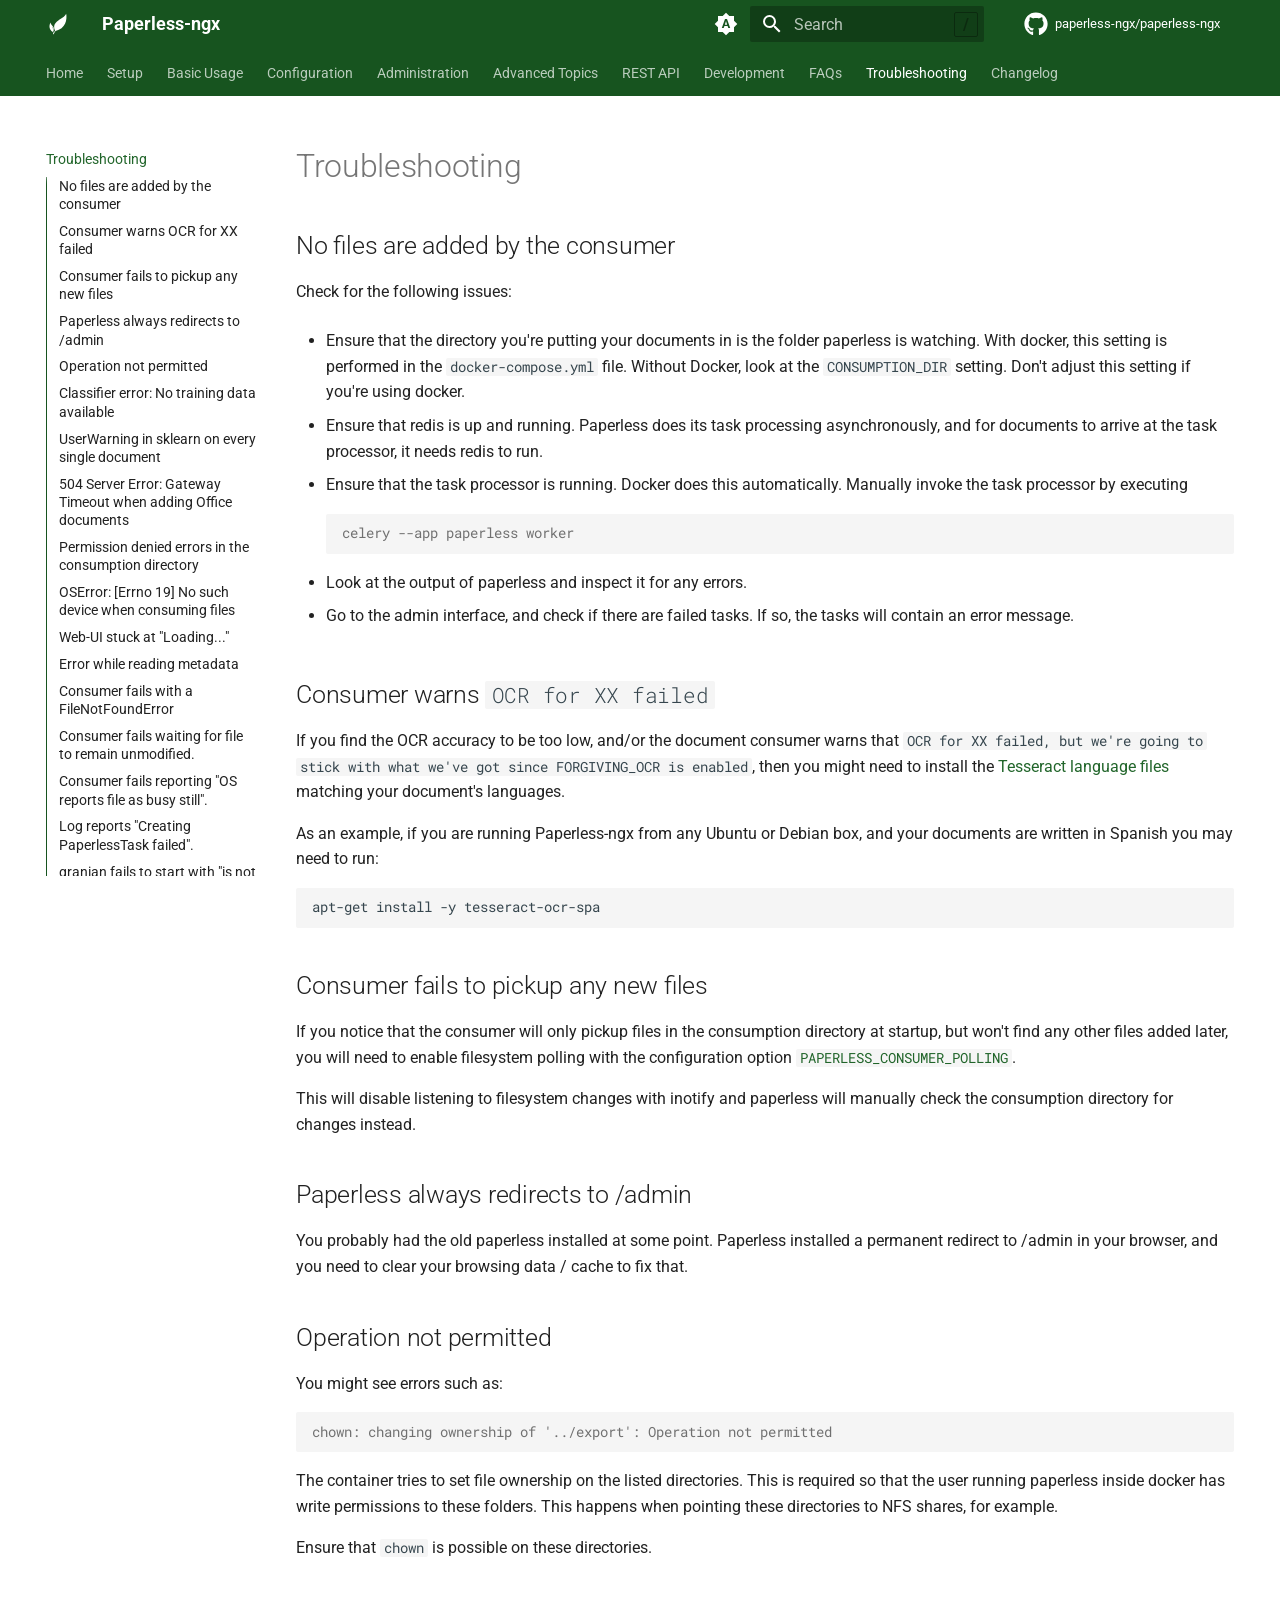
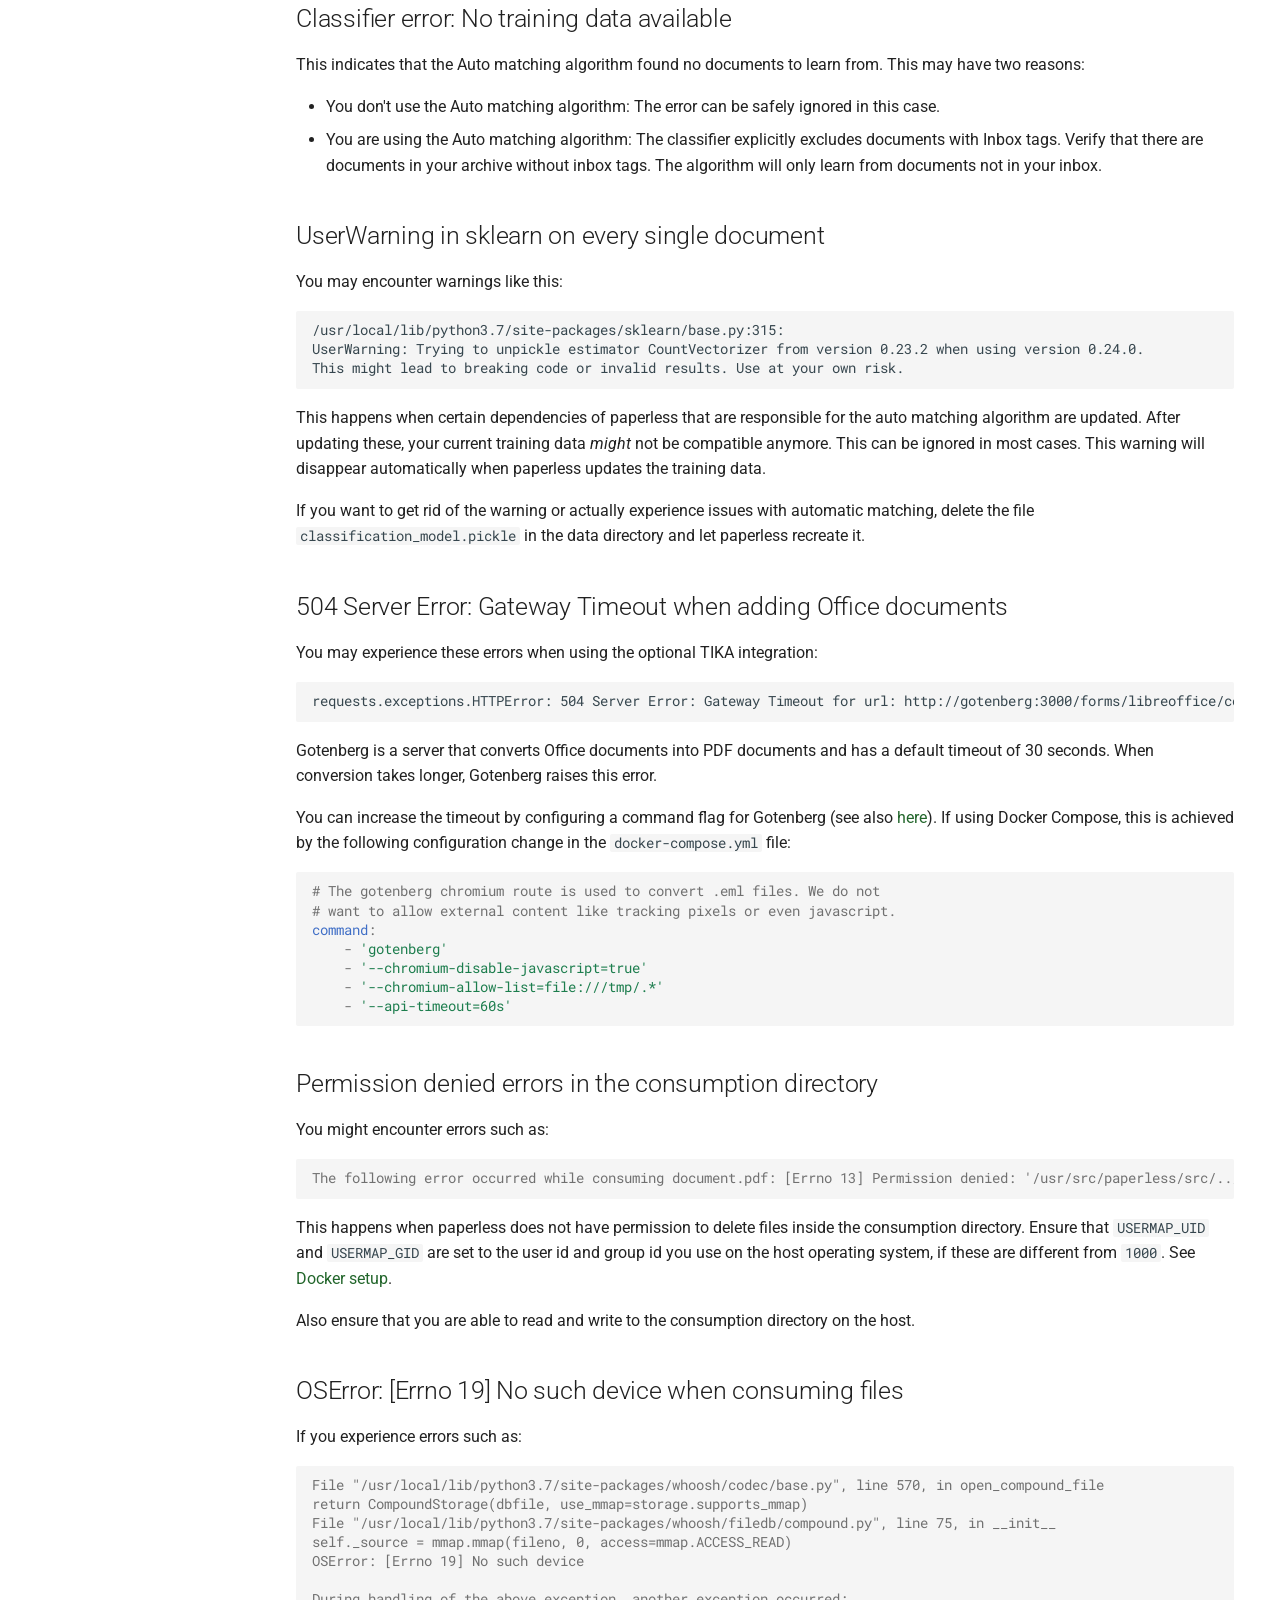
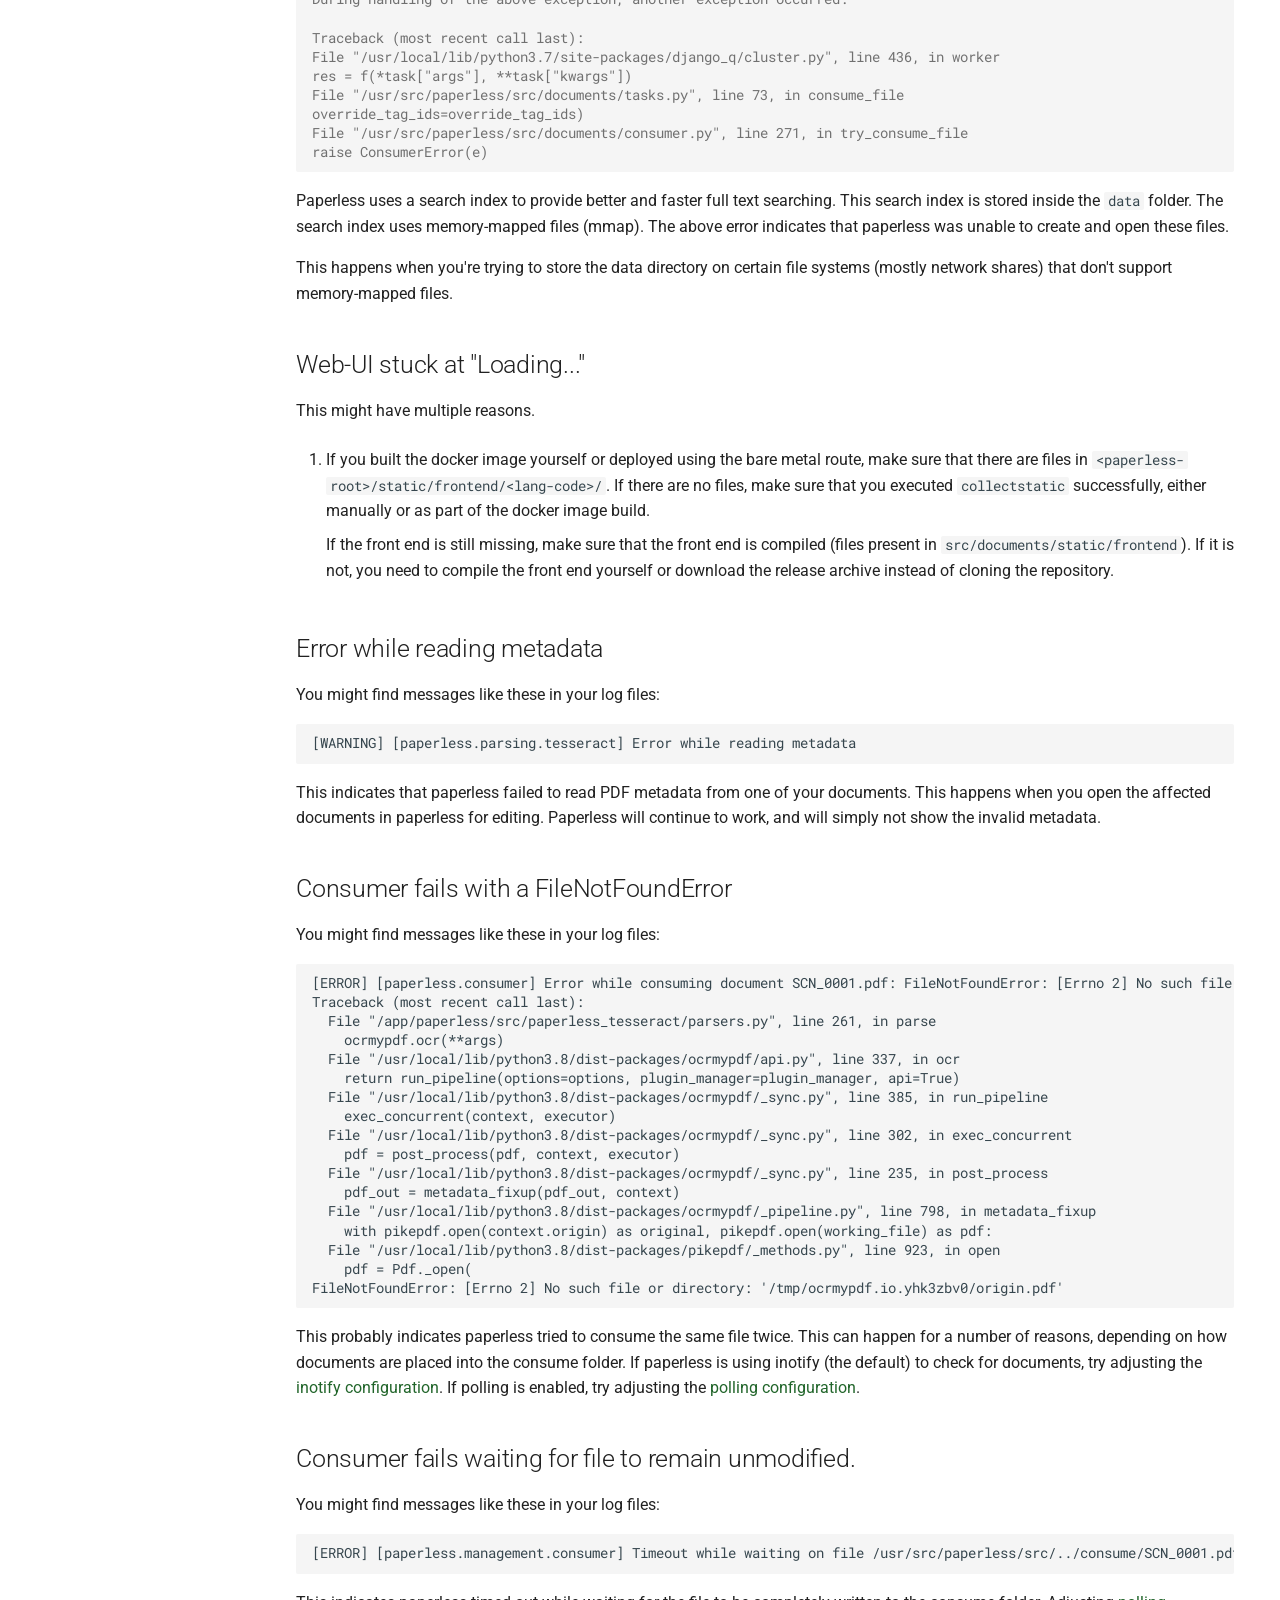
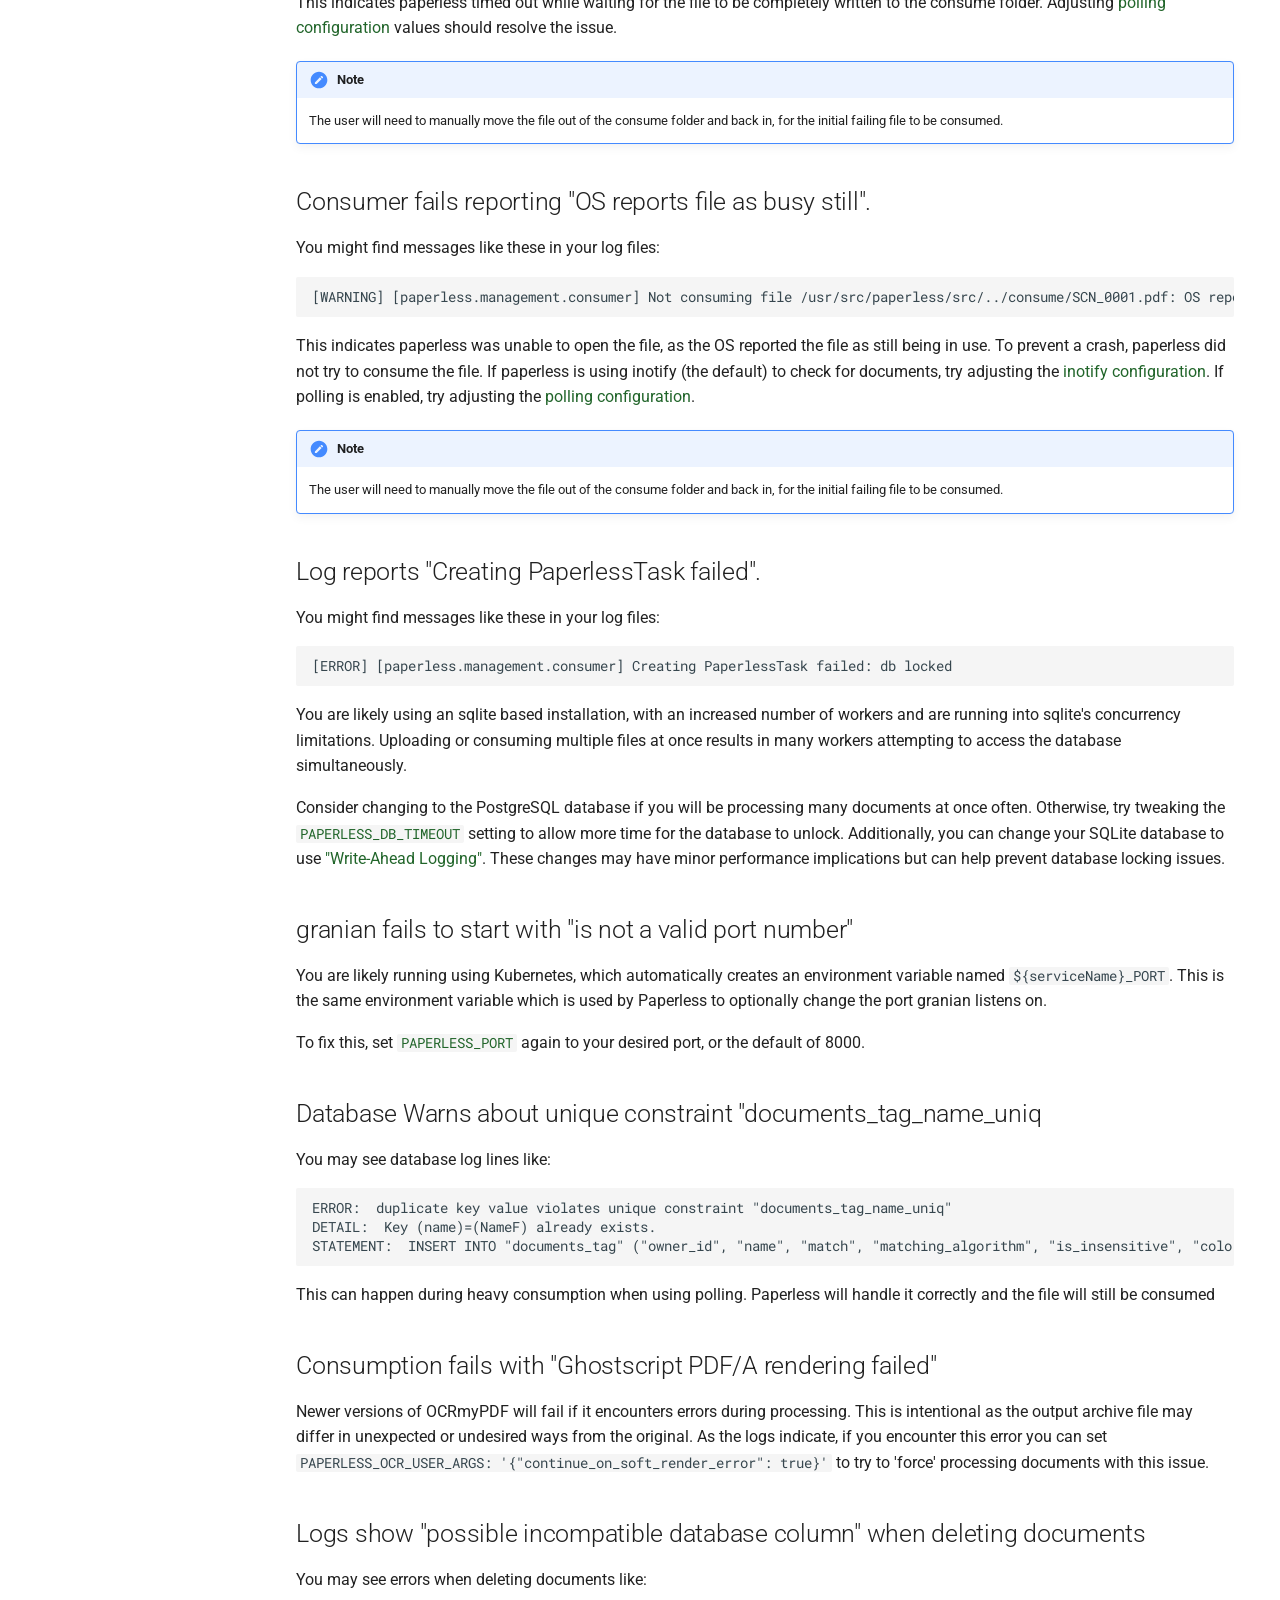
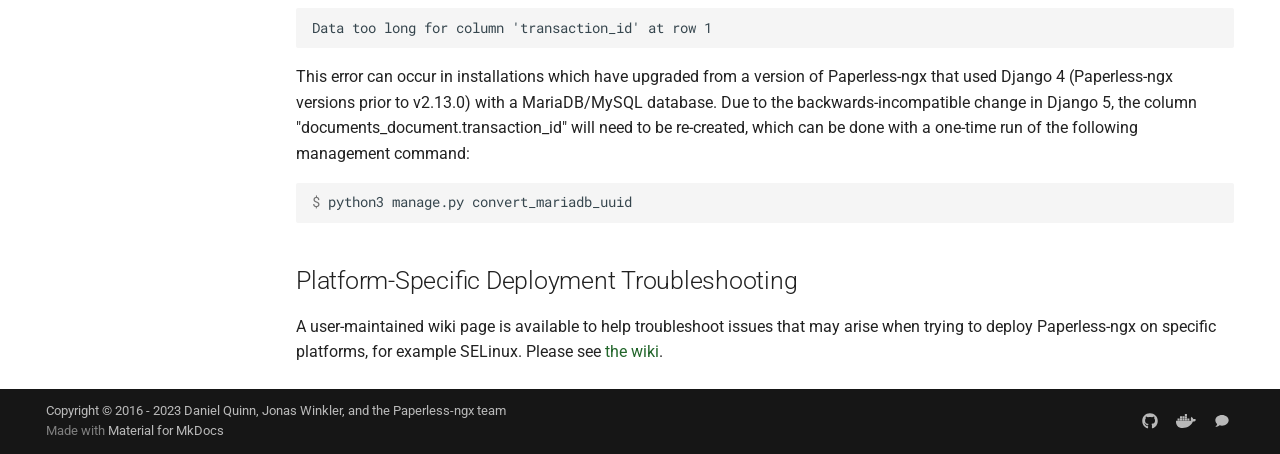
<file: troubleshooting/index.html>
<!DOCTYPE html><html lang="en" class="no-js"><head>
    
      <meta charset="utf-8">
      <meta name="viewport" content="width=device-width,initial-scale=1">
      
      
      
      
        <link rel="prev" href="../faq/">
      
      
        <link rel="next" href="../changelog/">
      
      
        
      
      
      <link rel="icon" href="../assets/favicon.png">
      <meta name="generator" content="mkdocs-1.6.1, mkdocs-material-9.7.0">
    
    
      
        <title>Troubleshooting - Paperless-ngx</title>
      
    
    
      <link rel="stylesheet" href="../assets/stylesheets/main.618322db.min.css">
      
        
        <link rel="stylesheet" href="../assets/stylesheets/palette.ab4e12ef.min.css">
      
      


    
    
      
    
    
      
        
        
        <link rel="preconnect" href="https://fonts.gstatic.com" crossorigin>
        <link rel="stylesheet" href="https://fonts.googleapis.com/css?family=Roboto:300,300i,400,400i,700,700i%7CRoboto+Mono:400,400i,700,700i&amp;display=fallback">
        <style>:root{--md-text-font:"Roboto";--md-code-font:"Roboto Mono"}</style>
      
    
    
      <link rel="stylesheet" href="../assets/extra.css">
    
    <script>__md_scope=new URL("..",location),__md_hash=e=>[...e].reduce(((e,_)=>(e<<5)-e+_.charCodeAt(0)),0),__md_get=(e,_=localStorage,t=__md_scope)=>JSON.parse(_.getItem(t.pathname+"."+e)),__md_set=(e,_,t=localStorage,a=__md_scope)=>{try{t.setItem(a.pathname+"."+e,JSON.stringify(_))}catch(e){}}</script>
    
      

    
    
  <link href="../assets/stylesheets/glightbox.min.css" rel="stylesheet"><script src="../assets/javascripts/glightbox.min.js"></script><style id="glightbox-style">
            html.glightbox-open { overflow: initial; height: 100%; }
            .gslide-title { margin-top: 0px; user-select: text; }
            .gslide-desc { color: #666; user-select: text; }
            .gslide-image img { background: white; }
            .gscrollbar-fixer { padding-right: 15px; }
            .gdesc-inner { font-size: 0.75rem; }
            body[data-md-color-scheme="slate"] .gdesc-inner { background: var(--md-default-bg-color); }
            body[data-md-color-scheme="slate"] .gslide-title { color: var(--md-default-fg-color); }
            body[data-md-color-scheme="slate"] .gslide-desc { color: var(--md-default-fg-color); }
        </style></head>
  
  
    
    
      
    
    
    
    
    <body dir="ltr" data-md-color-scheme="default" data-md-color-primary="indigo" data-md-color-accent="indigo">
  
    
    <input class="md-toggle" data-md-toggle="drawer" type="checkbox" id="__drawer" autocomplete="off">
    <input class="md-toggle" data-md-toggle="search" type="checkbox" id="__search" autocomplete="off">
    <label class="md-overlay" for="__drawer"></label>
    <div data-md-component="skip">
      
        
        <a href="#troubleshooting" class="md-skip">
          Skip to content
        </a>
      
    </div>
    <div data-md-component="announce">
      
    </div>
    
    
      

<header class="md-header" data-md-component="header">
  <nav class="md-header__inner md-grid" aria-label="Header">
    <a href=".." title="Paperless-ngx" class="md-header__button md-logo" aria-label="Paperless-ngx" data-md-component="logo">
      
  <img src="../assets/logo.svg" alt="logo">

    </a>
    <label class="md-header__button md-icon" for="__drawer">
      
      <svg xmlns="http://www.w3.org/2000/svg" viewBox="0 0 24 24"><path d="M3 6h18v2H3zm0 5h18v2H3zm0 5h18v2H3z"></path></svg>
    </label>
    <div class="md-header__title" data-md-component="header-title">
      <div class="md-header__ellipsis">
        <div class="md-header__topic">
          <span class="md-ellipsis">
            Paperless-ngx
          </span>
        </div>
        <div class="md-header__topic" data-md-component="header-topic">
          <span class="md-ellipsis">
            
              Troubleshooting
            
          </span>
        </div>
      </div>
    </div>
    
      
        <form class="md-header__option" data-md-component="palette">
  
    
    
    
    <input class="md-option" data-md-color-media="(prefers-color-scheme)" data-md-color-scheme="default" data-md-color-primary="indigo" data-md-color-accent="indigo" aria-label="Switch to light mode" type="radio" name="__palette" id="__palette_0">
    
      <label class="md-header__button md-icon" title="Switch to light mode" for="__palette_1" hidden>
        <svg xmlns="http://www.w3.org/2000/svg" viewBox="0 0 24 24"><path d="m14.3 16-.7-2h-3.2l-.7 2H7.8L11 7h2l3.2 9zM20 8.69V4h-4.69L12 .69 8.69 4H4v4.69L.69 12 4 15.31V20h4.69L12 23.31 15.31 20H20v-4.69L23.31 12zm-9.15 3.96h2.3L12 9z"></path></svg>
      </label>
    
  
    
    
    
    <input class="md-option" data-md-color-media="(prefers-color-scheme: light)" data-md-color-scheme="default" data-md-color-primary="indigo" data-md-color-accent="indigo" aria-label="Switch to dark mode" type="radio" name="__palette" id="__palette_1">
    
      <label class="md-header__button md-icon" title="Switch to dark mode" for="__palette_2" hidden>
        <svg xmlns="http://www.w3.org/2000/svg" viewBox="0 0 24 24"><path d="M12 8a4 4 0 0 0-4 4 4 4 0 0 0 4 4 4 4 0 0 0 4-4 4 4 0 0 0-4-4m0 10a6 6 0 0 1-6-6 6 6 0 0 1 6-6 6 6 0 0 1 6 6 6 6 0 0 1-6 6m8-9.31V4h-4.69L12 .69 8.69 4H4v4.69L.69 12 4 15.31V20h4.69L12 23.31 15.31 20H20v-4.69L23.31 12z"></path></svg>
      </label>
    
  
    
    
    
    <input class="md-option" data-md-color-media="(prefers-color-scheme: dark)" data-md-color-scheme="slate" data-md-color-primary="indigo" data-md-color-accent="indigo" aria-label="Switch to system preference" type="radio" name="__palette" id="__palette_2">
    
      <label class="md-header__button md-icon" title="Switch to system preference" for="__palette_0" hidden>
        <svg xmlns="http://www.w3.org/2000/svg" viewBox="0 0 24 24"><path d="M12 18c-.89 0-1.74-.2-2.5-.55C11.56 16.5 13 14.42 13 12s-1.44-4.5-3.5-5.45C10.26 6.2 11.11 6 12 6a6 6 0 0 1 6 6 6 6 0 0 1-6 6m8-9.31V4h-4.69L12 .69 8.69 4H4v4.69L.69 12 4 15.31V20h4.69L12 23.31 15.31 20H20v-4.69L23.31 12z"></path></svg>
      </label>
    
  
</form>
      
    
    
      <script>var palette=__md_get("__palette");if(palette&&palette.color){if("(prefers-color-scheme)"===palette.color.media){var media=matchMedia("(prefers-color-scheme: light)"),input=document.querySelector(media.matches?"[data-md-color-media='(prefers-color-scheme: light)']":"[data-md-color-media='(prefers-color-scheme: dark)']");palette.color.media=input.getAttribute("data-md-color-media"),palette.color.scheme=input.getAttribute("data-md-color-scheme"),palette.color.primary=input.getAttribute("data-md-color-primary"),palette.color.accent=input.getAttribute("data-md-color-accent")}for(var[key,value]of Object.entries(palette.color))document.body.setAttribute("data-md-color-"+key,value)}</script>
    
    
    
      
      
        <label class="md-header__button md-icon" for="__search">
          
          <svg xmlns="http://www.w3.org/2000/svg" viewBox="0 0 24 24"><path d="M9.5 3A6.5 6.5 0 0 1 16 9.5c0 1.61-.59 3.09-1.56 4.23l.27.27h.79l5 5-1.5 1.5-5-5v-.79l-.27-.27A6.52 6.52 0 0 1 9.5 16 6.5 6.5 0 0 1 3 9.5 6.5 6.5 0 0 1 9.5 3m0 2C7 5 5 7 5 9.5S7 14 9.5 14 14 12 14 9.5 12 5 9.5 5"></path></svg>
        </label>
        <div class="md-search" data-md-component="search" role="dialog">
  <label class="md-search__overlay" for="__search"></label>
  <div class="md-search__inner" role="search">
    <form class="md-search__form" name="search">
      <input type="text" class="md-search__input" name="query" aria-label="Search" placeholder="Search" autocapitalize="off" autocorrect="off" autocomplete="off" spellcheck="false" data-md-component="search-query" required>
      <label class="md-search__icon md-icon" for="__search">
        
        <svg xmlns="http://www.w3.org/2000/svg" viewBox="0 0 24 24"><path d="M9.5 3A6.5 6.5 0 0 1 16 9.5c0 1.61-.59 3.09-1.56 4.23l.27.27h.79l5 5-1.5 1.5-5-5v-.79l-.27-.27A6.52 6.52 0 0 1 9.5 16 6.5 6.5 0 0 1 3 9.5 6.5 6.5 0 0 1 9.5 3m0 2C7 5 5 7 5 9.5S7 14 9.5 14 14 12 14 9.5 12 5 9.5 5"></path></svg>
        
        <svg xmlns="http://www.w3.org/2000/svg" viewBox="0 0 24 24"><path d="M20 11v2H8l5.5 5.5-1.42 1.42L4.16 12l7.92-7.92L13.5 5.5 8 11z"></path></svg>
      </label>
      <nav class="md-search__options" aria-label="Search">
        
        <button type="reset" class="md-search__icon md-icon" title="Clear" aria-label="Clear" tabindex="-1">
          
          <svg xmlns="http://www.w3.org/2000/svg" viewBox="0 0 24 24"><path d="M19 6.41 17.59 5 12 10.59 6.41 5 5 6.41 10.59 12 5 17.59 6.41 19 12 13.41 17.59 19 19 17.59 13.41 12z"></path></svg>
        </button>
      </nav>
      
    </form>
    <div class="md-search__output">
      <div class="md-search__scrollwrap" tabindex="0" data-md-scrollfix>
        <div class="md-search-result" data-md-component="search-result">
          <div class="md-search-result__meta">
            Initializing search
          </div>
          <ol class="md-search-result__list" role="presentation"></ol>
        </div>
      </div>
    </div>
  </div>
</div>
      
    
    
      <div class="md-header__source">
        <a href="https://github.com/paperless-ngx/paperless-ngx" title="Go to repository" class="md-source" data-md-component="source">
  <div class="md-source__icon md-icon">
    
    <svg xmlns="http://www.w3.org/2000/svg" viewBox="0 0 512 512"><!--! Font Awesome Free 7.1.0 by @fontawesome - https://fontawesome.com License - https://fontawesome.com/license/free (Icons: CC BY 4.0, Fonts: SIL OFL 1.1, Code: MIT License) Copyright 2025 Fonticons, Inc.--><path d="M173.9 397.4c0 2-2.3 3.6-5.2 3.6-3.3.3-5.6-1.3-5.6-3.6 0-2 2.3-3.6 5.2-3.6 3-.3 5.6 1.3 5.6 3.6m-31.1-4.5c-.7 2 1.3 4.3 4.3 4.9 2.6 1 5.6 0 6.2-2s-1.3-4.3-4.3-5.2c-2.6-.7-5.5.3-6.2 2.3m44.2-1.7c-2.9.7-4.9 2.6-4.6 4.9.3 2 2.9 3.3 5.9 2.6 2.9-.7 4.9-2.6 4.6-4.6-.3-1.9-3-3.2-5.9-2.9M252.8 8C114.1 8 8 113.3 8 252c0 110.9 69.8 205.8 169.5 239.2 12.8 2.3 17.3-5.6 17.3-12.1 0-6.2-.3-40.4-.3-61.4 0 0-70 15-84.7-29.8 0 0-11.4-29.1-27.8-36.6 0 0-22.9-15.7 1.6-15.4 0 0 24.9 2 38.6 25.8 21.9 38.6 58.6 27.5 72.9 20.9 2.3-16 8.8-27.1 16-33.7-55.9-6.2-112.3-14.3-112.3-110.5 0-27.5 7.6-41.3 23.6-58.9-2.6-6.5-11.1-33.3 2.6-67.9 20.9-6.5 69 27 69 27 20-5.6 41.5-8.5 62.8-8.5s42.8 2.9 62.8 8.5c0 0 48.1-33.6 69-27 13.7 34.7 5.2 61.4 2.6 67.9 16 17.7 25.8 31.5 25.8 58.9 0 96.5-58.9 104.2-114.8 110.5 9.2 7.9 17 22.9 17 46.4 0 33.7-.3 75.4-.3 83.6 0 6.5 4.6 14.4 17.3 12.1C436.2 457.8 504 362.9 504 252 504 113.3 391.5 8 252.8 8M105.2 352.9c-1.3 1-1 3.3.7 5.2 1.6 1.6 3.9 2.3 5.2 1 1.3-1 1-3.3-.7-5.2-1.6-1.6-3.9-2.3-5.2-1m-10.8-8.1c-.7 1.3.3 2.9 2.3 3.9 1.6 1 3.6.7 4.3-.7.7-1.3-.3-2.9-2.3-3.9-2-.6-3.6-.3-4.3.7m32.4 35.6c-1.6 1.3-1 4.3 1.3 6.2 2.3 2.3 5.2 2.6 6.5 1 1.3-1.3.7-4.3-1.3-6.2-2.2-2.3-5.2-2.6-6.5-1m-11.4-14.7c-1.6 1-1.6 3.6 0 5.9s4.3 3.3 5.6 2.3c1.6-1.3 1.6-3.9 0-6.2-1.4-2.3-4-3.3-5.6-2"></path></svg>
  </div>
  <div class="md-source__repository">
    paperless-ngx/paperless-ngx
  </div>
</a>
      </div>
    
  </nav>
  
</header>
    
    <div class="md-container" data-md-component="container">
      
      
        
          
            
<nav class="md-tabs" aria-label="Tabs" data-md-component="tabs">
  <div class="md-grid">
    <ul class="md-tabs__list">
      
        
  
  
  
  
    <li class="md-tabs__item">
      <a href=".." class="md-tabs__link">
        
  
  
    
  
  Home

      </a>
    </li>
  

      
        
  
  
  
  
    <li class="md-tabs__item">
      <a href="../setup/" class="md-tabs__link">
        
  
  
    
  
  Setup

      </a>
    </li>
  

      
        
  
  
  
  
    <li class="md-tabs__item">
      <a href="../usage/" class="md-tabs__link">
        
  
  
    
  
  Basic Usage

      </a>
    </li>
  

      
        
  
  
  
  
    <li class="md-tabs__item">
      <a href="../configuration/" class="md-tabs__link">
        
  
  
    
  
  Configuration

      </a>
    </li>
  

      
        
  
  
  
  
    <li class="md-tabs__item">
      <a href="../administration/" class="md-tabs__link">
        
  
  
    
  
  Administration

      </a>
    </li>
  

      
        
  
  
  
  
    <li class="md-tabs__item">
      <a href="../advanced_usage/" class="md-tabs__link">
        
  
  
    
  
  Advanced Topics

      </a>
    </li>
  

      
        
  
  
  
  
    <li class="md-tabs__item">
      <a href="../api/" class="md-tabs__link">
        
  
  
    
  
  REST API

      </a>
    </li>
  

      
        
  
  
  
  
    <li class="md-tabs__item">
      <a href="../development/" class="md-tabs__link">
        
  
  
    
  
  Development

      </a>
    </li>
  

      
        
  
  
  
  
    <li class="md-tabs__item">
      <a href="../faq/" class="md-tabs__link">
        
  
  
    
  
  FAQs

      </a>
    </li>
  

      
        
  
  
  
    
  
  
    <li class="md-tabs__item md-tabs__item--active">
      <a href="./" class="md-tabs__link">
        
  
  
    
  
  Troubleshooting

      </a>
    </li>
  

      
        
  
  
  
  
    <li class="md-tabs__item">
      <a href="../changelog/" class="md-tabs__link">
        
  
  
    
  
  Changelog

      </a>
    </li>
  

      
    </ul>
  </div>
</nav>
          
        
      
      <main class="md-main" data-md-component="main">
        <div class="md-main__inner md-grid">
          
            
              
              <div class="md-sidebar md-sidebar--primary" data-md-component="sidebar" data-md-type="navigation">
                <div class="md-sidebar__scrollwrap">
                  <div class="md-sidebar__inner">
                    


  


  

<nav class="md-nav md-nav--primary md-nav--lifted md-nav--integrated" aria-label="Navigation" data-md-level="0">
  <label class="md-nav__title" for="__drawer">
    <a href=".." title="Paperless-ngx" class="md-nav__button md-logo" aria-label="Paperless-ngx" data-md-component="logo">
      
  <img src="../assets/logo.svg" alt="logo">

    </a>
    Paperless-ngx
  </label>
  
    <div class="md-nav__source">
      <a href="https://github.com/paperless-ngx/paperless-ngx" title="Go to repository" class="md-source" data-md-component="source">
  <div class="md-source__icon md-icon">
    
    <svg xmlns="http://www.w3.org/2000/svg" viewBox="0 0 512 512"><!--! Font Awesome Free 7.1.0 by @fontawesome - https://fontawesome.com License - https://fontawesome.com/license/free (Icons: CC BY 4.0, Fonts: SIL OFL 1.1, Code: MIT License) Copyright 2025 Fonticons, Inc.--><path d="M173.9 397.4c0 2-2.3 3.6-5.2 3.6-3.3.3-5.6-1.3-5.6-3.6 0-2 2.3-3.6 5.2-3.6 3-.3 5.6 1.3 5.6 3.6m-31.1-4.5c-.7 2 1.3 4.3 4.3 4.9 2.6 1 5.6 0 6.2-2s-1.3-4.3-4.3-5.2c-2.6-.7-5.5.3-6.2 2.3m44.2-1.7c-2.9.7-4.9 2.6-4.6 4.9.3 2 2.9 3.3 5.9 2.6 2.9-.7 4.9-2.6 4.6-4.6-.3-1.9-3-3.2-5.9-2.9M252.8 8C114.1 8 8 113.3 8 252c0 110.9 69.8 205.8 169.5 239.2 12.8 2.3 17.3-5.6 17.3-12.1 0-6.2-.3-40.4-.3-61.4 0 0-70 15-84.7-29.8 0 0-11.4-29.1-27.8-36.6 0 0-22.9-15.7 1.6-15.4 0 0 24.9 2 38.6 25.8 21.9 38.6 58.6 27.5 72.9 20.9 2.3-16 8.8-27.1 16-33.7-55.9-6.2-112.3-14.3-112.3-110.5 0-27.5 7.6-41.3 23.6-58.9-2.6-6.5-11.1-33.3 2.6-67.9 20.9-6.5 69 27 69 27 20-5.6 41.5-8.5 62.8-8.5s42.8 2.9 62.8 8.5c0 0 48.1-33.6 69-27 13.7 34.7 5.2 61.4 2.6 67.9 16 17.7 25.8 31.5 25.8 58.9 0 96.5-58.9 104.2-114.8 110.5 9.2 7.9 17 22.9 17 46.4 0 33.7-.3 75.4-.3 83.6 0 6.5 4.6 14.4 17.3 12.1C436.2 457.8 504 362.9 504 252 504 113.3 391.5 8 252.8 8M105.2 352.9c-1.3 1-1 3.3.7 5.2 1.6 1.6 3.9 2.3 5.2 1 1.3-1 1-3.3-.7-5.2-1.6-1.6-3.9-2.3-5.2-1m-10.8-8.1c-.7 1.3.3 2.9 2.3 3.9 1.6 1 3.6.7 4.3-.7.7-1.3-.3-2.9-2.3-3.9-2-.6-3.6-.3-4.3.7m32.4 35.6c-1.6 1.3-1 4.3 1.3 6.2 2.3 2.3 5.2 2.6 6.5 1 1.3-1.3.7-4.3-1.3-6.2-2.2-2.3-5.2-2.6-6.5-1m-11.4-14.7c-1.6 1-1.6 3.6 0 5.9s4.3 3.3 5.6 2.3c1.6-1.3 1.6-3.9 0-6.2-1.4-2.3-4-3.3-5.6-2"></path></svg>
  </div>
  <div class="md-source__repository">
    paperless-ngx/paperless-ngx
  </div>
</a>
    </div>
  
  <ul class="md-nav__list" data-md-scrollfix>
    
      
      
  
  
  
  
    <li class="md-nav__item">
      <a href=".." class="md-nav__link">
        
  
  
  <span class="md-ellipsis">
    
  
    Home
  

    
  </span>
  
  

      </a>
    </li>
  

    
      
      
  
  
  
  
    <li class="md-nav__item">
      <a href="../setup/" class="md-nav__link">
        
  
  
  <span class="md-ellipsis">
    
  
    Setup
  

    
  </span>
  
  

      </a>
    </li>
  

    
      
      
  
  
  
  
    <li class="md-nav__item">
      <a href="../usage/" class="md-nav__link">
        
  
  
  <span class="md-ellipsis">
    
  
    Basic Usage
  

    
  </span>
  
  

      </a>
    </li>
  

    
      
      
  
  
  
  
    <li class="md-nav__item">
      <a href="../configuration/" class="md-nav__link">
        
  
  
  <span class="md-ellipsis">
    
  
    Configuration
  

    
  </span>
  
  

      </a>
    </li>
  

    
      
      
  
  
  
  
    <li class="md-nav__item">
      <a href="../administration/" class="md-nav__link">
        
  
  
  <span class="md-ellipsis">
    
  
    Administration
  

    
  </span>
  
  

      </a>
    </li>
  

    
      
      
  
  
  
  
    <li class="md-nav__item">
      <a href="../advanced_usage/" class="md-nav__link">
        
  
  
  <span class="md-ellipsis">
    
  
    Advanced Topics
  

    
  </span>
  
  

      </a>
    </li>
  

    
      
      
  
  
  
  
    <li class="md-nav__item">
      <a href="../api/" class="md-nav__link">
        
  
  
  <span class="md-ellipsis">
    
  
    REST API
  

    
  </span>
  
  

      </a>
    </li>
  

    
      
      
  
  
  
  
    <li class="md-nav__item">
      <a href="../development/" class="md-nav__link">
        
  
  
  <span class="md-ellipsis">
    
  
    Development
  

    
  </span>
  
  

      </a>
    </li>
  

    
      
      
  
  
  
  
    <li class="md-nav__item">
      <a href="../faq/" class="md-nav__link">
        
  
  
  <span class="md-ellipsis">
    
  
    FAQs
  

    
  </span>
  
  

      </a>
    </li>
  

    
      
      
  
  
    
  
  
  
    <li class="md-nav__item md-nav__item--active">
      
      <input class="md-nav__toggle md-toggle" type="checkbox" id="__toc">
      
      
        
      
      
        <label class="md-nav__link md-nav__link--active" for="__toc">
          
  
  
  <span class="md-ellipsis">
    
  
    Troubleshooting
  

    
  </span>
  
  

          <span class="md-nav__icon md-icon"></span>
        </label>
      
      <a href="./" class="md-nav__link md-nav__link--active">
        
  
  
  <span class="md-ellipsis">
    
  
    Troubleshooting
  

    
  </span>
  
  

      </a>
      
        

<nav class="md-nav md-nav--secondary" aria-label="Table of contents">
  
  
  
    
  
  
    <label class="md-nav__title" for="__toc">
      <span class="md-nav__icon md-icon"></span>
      Table of contents
    </label>
    <ul class="md-nav__list" data-md-component="toc" data-md-scrollfix>
      
        <li class="md-nav__item">
  <a href="#no-files-are-added-by-the-consumer" class="md-nav__link">
    <span class="md-ellipsis">
      
        No files are added by the consumer
      
    </span>
  </a>
  
</li>
      
        <li class="md-nav__item">
  <a href="#consumer-warns-ocr-for-xx-failed" class="md-nav__link">
    <span class="md-ellipsis">
      
        Consumer warns OCR for XX failed
      
    </span>
  </a>
  
</li>
      
        <li class="md-nav__item">
  <a href="#consumer-fails-to-pickup-any-new-files" class="md-nav__link">
    <span class="md-ellipsis">
      
        Consumer fails to pickup any new files
      
    </span>
  </a>
  
</li>
      
        <li class="md-nav__item">
  <a href="#paperless-always-redirects-to-admin" class="md-nav__link">
    <span class="md-ellipsis">
      
        Paperless always redirects to /admin
      
    </span>
  </a>
  
</li>
      
        <li class="md-nav__item">
  <a href="#operation-not-permitted" class="md-nav__link">
    <span class="md-ellipsis">
      
        Operation not permitted
      
    </span>
  </a>
  
</li>
      
        <li class="md-nav__item">
  <a href="#classifier-error-no-training-data-available" class="md-nav__link">
    <span class="md-ellipsis">
      
        Classifier error: No training data available
      
    </span>
  </a>
  
</li>
      
        <li class="md-nav__item">
  <a href="#userwarning-in-sklearn-on-every-single-document" class="md-nav__link">
    <span class="md-ellipsis">
      
        UserWarning in sklearn on every single document
      
    </span>
  </a>
  
</li>
      
        <li class="md-nav__item">
  <a href="#504-server-error-gateway-timeout-when-adding-office-documents" class="md-nav__link">
    <span class="md-ellipsis">
      
        504 Server Error: Gateway Timeout when adding Office documents
      
    </span>
  </a>
  
</li>
      
        <li class="md-nav__item">
  <a href="#permission-denied-errors-in-the-consumption-directory" class="md-nav__link">
    <span class="md-ellipsis">
      
        Permission denied errors in the consumption directory
      
    </span>
  </a>
  
</li>
      
        <li class="md-nav__item">
  <a href="#oserror-errno-19-no-such-device-when-consuming-files" class="md-nav__link">
    <span class="md-ellipsis">
      
        OSError: [Errno 19] No such device when consuming files
      
    </span>
  </a>
  
</li>
      
        <li class="md-nav__item">
  <a href="#web-ui-stuck-at-loading" class="md-nav__link">
    <span class="md-ellipsis">
      
        Web-UI stuck at "Loading..."
      
    </span>
  </a>
  
</li>
      
        <li class="md-nav__item">
  <a href="#error-while-reading-metadata" class="md-nav__link">
    <span class="md-ellipsis">
      
        Error while reading metadata
      
    </span>
  </a>
  
</li>
      
        <li class="md-nav__item">
  <a href="#consumer-fails-with-a-filenotfounderror" class="md-nav__link">
    <span class="md-ellipsis">
      
        Consumer fails with a FileNotFoundError
      
    </span>
  </a>
  
</li>
      
        <li class="md-nav__item">
  <a href="#consumer-fails-waiting-for-file-to-remain-unmodified" class="md-nav__link">
    <span class="md-ellipsis">
      
        Consumer fails waiting for file to remain unmodified.
      
    </span>
  </a>
  
</li>
      
        <li class="md-nav__item">
  <a href="#consumer-fails-reporting-os-reports-file-as-busy-still" class="md-nav__link">
    <span class="md-ellipsis">
      
        Consumer fails reporting "OS reports file as busy still".
      
    </span>
  </a>
  
</li>
      
        <li class="md-nav__item">
  <a href="#log-reports-creating-paperlesstask-failed" class="md-nav__link">
    <span class="md-ellipsis">
      
        Log reports "Creating PaperlessTask failed".
      
    </span>
  </a>
  
</li>
      
        <li class="md-nav__item">
  <a href="#granian-fails-to-start-with-is-not-a-valid-port-number" class="md-nav__link">
    <span class="md-ellipsis">
      
        granian fails to start with "is not a valid port number"
      
    </span>
  </a>
  
</li>
      
        <li class="md-nav__item">
  <a href="#database-warns-about-unique-constraint-documents_tag_name_uniq" class="md-nav__link">
    <span class="md-ellipsis">
      
        Database Warns about unique constraint "documents_tag_name_uniq
      
    </span>
  </a>
  
</li>
      
        <li class="md-nav__item">
  <a href="#consumption-fails-with-ghostscript-pdfa-rendering-failed" class="md-nav__link">
    <span class="md-ellipsis">
      
        Consumption fails with "Ghostscript PDF/A rendering failed"
      
    </span>
  </a>
  
</li>
      
        <li class="md-nav__item">
  <a href="#convert-uuid-field" class="md-nav__link">
    <span class="md-ellipsis">
      
        Logs show "possible incompatible database column" when deleting documents
      
    </span>
  </a>
  
</li>
      
        <li class="md-nav__item">
  <a href="#platform-specific-deployment-troubleshooting" class="md-nav__link">
    <span class="md-ellipsis">
      
        Platform-Specific Deployment Troubleshooting
      
    </span>
  </a>
  
</li>
      
    </ul>
  
</nav>
      
    </li>
  

    
      
      
  
  
  
  
    <li class="md-nav__item">
      <a href="../changelog/" class="md-nav__link">
        
  
  
  <span class="md-ellipsis">
    
  
    Changelog
  

    
  </span>
  
  

      </a>
    </li>
  

    
  </ul>
</nav>
                  </div>
                </div>
              </div>
            
            
          
          
            <div class="md-content" data-md-component="content">
              
              <article class="md-content__inner md-typeset">
                
                  


  
  


<h1 id="troubleshooting">Troubleshooting</h1>
<h2 id="no-files-are-added-by-the-consumer">No files are added by the consumer</h2>
<p>Check for the following issues:</p>
<ul>
<li>
<p>Ensure that the directory you're putting your documents in is the
    folder paperless is watching. With docker, this setting is performed
    in the <code>docker-compose.yml</code> file. Without Docker, look at the
    <code>CONSUMPTION_DIR</code> setting. Don't adjust this setting if you're
    using docker.</p>
</li>
<li>
<p>Ensure that redis is up and running. Paperless does its task
    processing asynchronously, and for documents to arrive at the task
    processor, it needs redis to run.</p>
</li>
<li>
<p>Ensure that the task processor is running. Docker does this
    automatically. Manually invoke the task processor by executing</p>
<div class="highlight"><pre><span></span><code><a id="__codelineno-0-1" name="__codelineno-0-1" href="#__codelineno-0-1"></a><span class="go">celery --app paperless worker</span>
</code></pre></div>
</li>
<li>
<p>Look at the output of paperless and inspect it for any errors.</p>
</li>
<li>
<p>Go to the admin interface, and check if there are failed tasks. If
    so, the tasks will contain an error message.</p>
</li>
</ul>
<h2 id="consumer-warns-ocr-for-xx-failed">Consumer warns <code>OCR for XX failed</code></h2>
<p>If you find the OCR accuracy to be too low, and/or the document consumer
warns that
<code>OCR for XX failed, but we're going to stick with what we've got since FORGIVING_OCR is enabled</code>,
then you might need to install the <a href="https://packages.ubuntu.com/search?keywords=tesseract-ocr">Tesseract language
files</a>
matching your document's languages.</p>
<p>As an example, if you are running Paperless-ngx from any Ubuntu or
Debian box, and your documents are written in Spanish you may need to
run:</p>
<div class="highlight"><pre><span></span><code>apt-get install -y tesseract-ocr-spa
</code></pre></div>
<h2 id="consumer-fails-to-pickup-any-new-files">Consumer fails to pickup any new files</h2>
<p>If you notice that the consumer will only pickup files in the
consumption directory at startup, but won't find any other files added
later, you will need to enable filesystem polling with the configuration
option <a href="../configuration/#PAPERLESS_CONSUMER_POLLING"><code>PAPERLESS_CONSUMER_POLLING</code></a>.</p>
<p>This will disable listening to filesystem changes with inotify and
paperless will manually check the consumption directory for changes
instead.</p>
<h2 id="paperless-always-redirects-to-admin">Paperless always redirects to /admin</h2>
<p>You probably had the old paperless installed at some point. Paperless
installed a permanent redirect to /admin in your browser, and you need
to clear your browsing data / cache to fix that.</p>
<h2 id="operation-not-permitted">Operation not permitted</h2>
<p>You might see errors such as:</p>
<div class="highlight"><pre><span></span><code><a id="__codelineno-1-1" name="__codelineno-1-1" href="#__codelineno-1-1"></a><span class="go">chown: changing ownership of '../export': Operation not permitted</span>
</code></pre></div>
<p>The container tries to set file ownership on the listed directories.
This is required so that the user running paperless inside docker has
write permissions to these folders. This happens when pointing these
directories to NFS shares, for example.</p>
<p>Ensure that <code>chown</code> is possible on these directories.</p>
<h2 id="classifier-error-no-training-data-available">Classifier error: No training data available</h2>
<p>This indicates that the Auto matching algorithm found no documents to
learn from. This may have two reasons:</p>
<ul>
<li>You don't use the Auto matching algorithm: The error can be safely
    ignored in this case.</li>
<li>You are using the Auto matching algorithm: The classifier explicitly
    excludes documents with Inbox tags. Verify that there are documents
    in your archive without inbox tags. The algorithm will only learn
    from documents not in your inbox.</li>
</ul>
<h2 id="userwarning-in-sklearn-on-every-single-document">UserWarning in sklearn on every single document</h2>
<p>You may encounter warnings like this:</p>
<div class="highlight"><pre><span></span><code><a id="__codelineno-2-1" name="__codelineno-2-1" href="#__codelineno-2-1"></a>/usr/local/lib/python3.7/site-packages/sklearn/base.py:315:
<a id="__codelineno-2-2" name="__codelineno-2-2" href="#__codelineno-2-2"></a>UserWarning: Trying to unpickle estimator CountVectorizer from version 0.23.2 when using version 0.24.0.
<a id="__codelineno-2-3" name="__codelineno-2-3" href="#__codelineno-2-3"></a>This might lead to breaking code or invalid results. Use at your own risk.
</code></pre></div>
<p>This happens when certain dependencies of paperless that are responsible
for the auto matching algorithm are updated. After updating these, your
current training data <em>might</em> not be compatible anymore. This can be
ignored in most cases. This warning will disappear automatically when
paperless updates the training data.</p>
<p>If you want to get rid of the warning or actually experience issues with
automatic matching, delete the file <code>classification_model.pickle</code> in the
data directory and let paperless recreate it.</p>
<h2 id="504-server-error-gateway-timeout-when-adding-office-documents">504 Server Error: Gateway Timeout when adding Office documents</h2>
<p>You may experience these errors when using the optional TIKA
integration:</p>
<div class="highlight"><pre><span></span><code><a id="__codelineno-3-1" name="__codelineno-3-1" href="#__codelineno-3-1"></a>requests.exceptions.HTTPError: 504 Server Error: Gateway Timeout for url: http://gotenberg:3000/forms/libreoffice/convert
</code></pre></div>
<p>Gotenberg is a server that converts Office documents into PDF documents
and has a default timeout of 30 seconds. When conversion takes longer,
Gotenberg raises this error.</p>
<p>You can increase the timeout by configuring a command flag for Gotenberg
(see also <a href="https://gotenberg.dev/docs/modules/api#properties">here</a>). If
using Docker Compose, this is achieved by the following configuration
change in the <code>docker-compose.yml</code> file:</p>
<div class="highlight"><pre><span></span><code><a id="__codelineno-4-1" name="__codelineno-4-1" href="#__codelineno-4-1"></a><span class="c1"># The gotenberg chromium route is used to convert .eml files. We do not</span>
<a id="__codelineno-4-2" name="__codelineno-4-2" href="#__codelineno-4-2"></a><span class="c1"># want to allow external content like tracking pixels or even javascript.</span>
<a id="__codelineno-4-3" name="__codelineno-4-3" href="#__codelineno-4-3"></a><span class="nt">command</span><span class="p">:</span>
<a id="__codelineno-4-4" name="__codelineno-4-4" href="#__codelineno-4-4"></a><span class="w">    </span><span class="p p-Indicator">-</span><span class="w"> </span><span class="s">'gotenberg'</span>
<a id="__codelineno-4-5" name="__codelineno-4-5" href="#__codelineno-4-5"></a><span class="w">    </span><span class="p p-Indicator">-</span><span class="w"> </span><span class="s">'--chromium-disable-javascript=true'</span>
<a id="__codelineno-4-6" name="__codelineno-4-6" href="#__codelineno-4-6"></a><span class="w">    </span><span class="p p-Indicator">-</span><span class="w"> </span><span class="s">'--chromium-allow-list=file:///tmp/.*'</span>
<a id="__codelineno-4-7" name="__codelineno-4-7" href="#__codelineno-4-7"></a><span class="w">    </span><span class="p p-Indicator">-</span><span class="w"> </span><span class="s">'--api-timeout=60s'</span>
</code></pre></div>
<h2 id="permission-denied-errors-in-the-consumption-directory">Permission denied errors in the consumption directory</h2>
<p>You might encounter errors such as:</p>
<div class="highlight"><pre><span></span><code><a id="__codelineno-5-1" name="__codelineno-5-1" href="#__codelineno-5-1"></a><span class="go">The following error occurred while consuming document.pdf: [Errno 13] Permission denied: '/usr/src/paperless/src/../consume/document.pdf'</span>
</code></pre></div>
<p>This happens when paperless does not have permission to delete files
inside the consumption directory. Ensure that <code>USERMAP_UID</code> and
<code>USERMAP_GID</code> are set to the user id and group id you use on the host
operating system, if these are different from <code>1000</code>. See <a href="../setup/#docker">Docker setup</a>.</p>
<p>Also ensure that you are able to read and write to the consumption
directory on the host.</p>
<h2 id="oserror-errno-19-no-such-device-when-consuming-files">OSError: [Errno 19] No such device when consuming files</h2>
<p>If you experience errors such as:</p>
<div class="highlight"><pre><span></span><code><a id="__codelineno-6-1" name="__codelineno-6-1" href="#__codelineno-6-1"></a><span class="go">File "/usr/local/lib/python3.7/site-packages/whoosh/codec/base.py", line 570, in open_compound_file</span>
<a id="__codelineno-6-2" name="__codelineno-6-2" href="#__codelineno-6-2"></a><span class="go">return CompoundStorage(dbfile, use_mmap=storage.supports_mmap)</span>
<a id="__codelineno-6-3" name="__codelineno-6-3" href="#__codelineno-6-3"></a><span class="go">File "/usr/local/lib/python3.7/site-packages/whoosh/filedb/compound.py", line 75, in __init__</span>
<a id="__codelineno-6-4" name="__codelineno-6-4" href="#__codelineno-6-4"></a><span class="go">self._source = mmap.mmap(fileno, 0, access=mmap.ACCESS_READ)</span>
<a id="__codelineno-6-5" name="__codelineno-6-5" href="#__codelineno-6-5"></a><span class="go">OSError: [Errno 19] No such device</span>
<a id="__codelineno-6-6" name="__codelineno-6-6" href="#__codelineno-6-6"></a>
<a id="__codelineno-6-7" name="__codelineno-6-7" href="#__codelineno-6-7"></a><span class="go">During handling of the above exception, another exception occurred:</span>
<a id="__codelineno-6-8" name="__codelineno-6-8" href="#__codelineno-6-8"></a>
<a id="__codelineno-6-9" name="__codelineno-6-9" href="#__codelineno-6-9"></a><span class="go">Traceback (most recent call last):</span>
<a id="__codelineno-6-10" name="__codelineno-6-10" href="#__codelineno-6-10"></a><span class="go">File "/usr/local/lib/python3.7/site-packages/django_q/cluster.py", line 436, in worker</span>
<a id="__codelineno-6-11" name="__codelineno-6-11" href="#__codelineno-6-11"></a><span class="go">res = f(*task["args"], **task["kwargs"])</span>
<a id="__codelineno-6-12" name="__codelineno-6-12" href="#__codelineno-6-12"></a><span class="go">File "/usr/src/paperless/src/documents/tasks.py", line 73, in consume_file</span>
<a id="__codelineno-6-13" name="__codelineno-6-13" href="#__codelineno-6-13"></a><span class="go">override_tag_ids=override_tag_ids)</span>
<a id="__codelineno-6-14" name="__codelineno-6-14" href="#__codelineno-6-14"></a><span class="go">File "/usr/src/paperless/src/documents/consumer.py", line 271, in try_consume_file</span>
<a id="__codelineno-6-15" name="__codelineno-6-15" href="#__codelineno-6-15"></a><span class="go">raise ConsumerError(e)</span>
</code></pre></div>
<p>Paperless uses a search index to provide better and faster full text
searching. This search index is stored inside the <code>data</code> folder. The
search index uses memory-mapped files (mmap). The above error indicates
that paperless was unable to create and open these files.</p>
<p>This happens when you're trying to store the data directory on certain
file systems (mostly network shares) that don't support memory-mapped
files.</p>
<h2 id="web-ui-stuck-at-loading">Web-UI stuck at "Loading..."</h2>
<p>This might have multiple reasons.</p>
<ol>
<li>
<p>If you built the docker image yourself or deployed using the bare
    metal route, make sure that there are files in
    <code>&lt;paperless-root&gt;/static/frontend/&lt;lang-code&gt;/</code>. If there are no
    files, make sure that you executed <code>collectstatic</code> successfully,
    either manually or as part of the docker image build.</p>
<p>If the front end is still missing, make sure that the front end is
compiled (files present in <code>src/documents/static/frontend</code>). If it
is not, you need to compile the front end yourself or download the
release archive instead of cloning the repository.</p>
</li>
</ol>
<h2 id="error-while-reading-metadata">Error while reading metadata</h2>
<p>You might find messages like these in your log files:</p>
<div class="highlight"><pre><span></span><code><a id="__codelineno-7-1" name="__codelineno-7-1" href="#__codelineno-7-1"></a>[WARNING] [paperless.parsing.tesseract] Error while reading metadata
</code></pre></div>
<p>This indicates that paperless failed to read PDF metadata from one of
your documents. This happens when you open the affected documents in
paperless for editing. Paperless will continue to work, and will simply
not show the invalid metadata.</p>
<h2 id="consumer-fails-with-a-filenotfounderror">Consumer fails with a FileNotFoundError</h2>
<p>You might find messages like these in your log files:</p>
<div class="highlight"><pre><span></span><code><a id="__codelineno-8-1" name="__codelineno-8-1" href="#__codelineno-8-1"></a>[ERROR] [paperless.consumer] Error while consuming document SCN_0001.pdf: FileNotFoundError: [Errno 2] No such file or directory: '/tmp/ocrmypdf.io.yhk3zbv0/origin.pdf'
<a id="__codelineno-8-2" name="__codelineno-8-2" href="#__codelineno-8-2"></a>Traceback (most recent call last):
<a id="__codelineno-8-3" name="__codelineno-8-3" href="#__codelineno-8-3"></a>  File "/app/paperless/src/paperless_tesseract/parsers.py", line 261, in parse
<a id="__codelineno-8-4" name="__codelineno-8-4" href="#__codelineno-8-4"></a>    ocrmypdf.ocr(**args)
<a id="__codelineno-8-5" name="__codelineno-8-5" href="#__codelineno-8-5"></a>  File "/usr/local/lib/python3.8/dist-packages/ocrmypdf/api.py", line 337, in ocr
<a id="__codelineno-8-6" name="__codelineno-8-6" href="#__codelineno-8-6"></a>    return run_pipeline(options=options, plugin_manager=plugin_manager, api=True)
<a id="__codelineno-8-7" name="__codelineno-8-7" href="#__codelineno-8-7"></a>  File "/usr/local/lib/python3.8/dist-packages/ocrmypdf/_sync.py", line 385, in run_pipeline
<a id="__codelineno-8-8" name="__codelineno-8-8" href="#__codelineno-8-8"></a>    exec_concurrent(context, executor)
<a id="__codelineno-8-9" name="__codelineno-8-9" href="#__codelineno-8-9"></a>  File "/usr/local/lib/python3.8/dist-packages/ocrmypdf/_sync.py", line 302, in exec_concurrent
<a id="__codelineno-8-10" name="__codelineno-8-10" href="#__codelineno-8-10"></a>    pdf = post_process(pdf, context, executor)
<a id="__codelineno-8-11" name="__codelineno-8-11" href="#__codelineno-8-11"></a>  File "/usr/local/lib/python3.8/dist-packages/ocrmypdf/_sync.py", line 235, in post_process
<a id="__codelineno-8-12" name="__codelineno-8-12" href="#__codelineno-8-12"></a>    pdf_out = metadata_fixup(pdf_out, context)
<a id="__codelineno-8-13" name="__codelineno-8-13" href="#__codelineno-8-13"></a>  File "/usr/local/lib/python3.8/dist-packages/ocrmypdf/_pipeline.py", line 798, in metadata_fixup
<a id="__codelineno-8-14" name="__codelineno-8-14" href="#__codelineno-8-14"></a>    with pikepdf.open(context.origin) as original, pikepdf.open(working_file) as pdf:
<a id="__codelineno-8-15" name="__codelineno-8-15" href="#__codelineno-8-15"></a>  File "/usr/local/lib/python3.8/dist-packages/pikepdf/_methods.py", line 923, in open
<a id="__codelineno-8-16" name="__codelineno-8-16" href="#__codelineno-8-16"></a>    pdf = Pdf._open(
<a id="__codelineno-8-17" name="__codelineno-8-17" href="#__codelineno-8-17"></a>FileNotFoundError: [Errno 2] No such file or directory: '/tmp/ocrmypdf.io.yhk3zbv0/origin.pdf'
</code></pre></div>
<p>This probably indicates paperless tried to consume the same file twice.
This can happen for a number of reasons, depending on how documents are
placed into the consume folder. If paperless is using inotify (the
default) to check for documents, try adjusting the
<a href="../configuration/#inotify">inotify configuration</a>. If polling is enabled, try adjusting the
<a href="../configuration/#polling">polling configuration</a>.</p>
<h2 id="consumer-fails-waiting-for-file-to-remain-unmodified">Consumer fails waiting for file to remain unmodified.</h2>
<p>You might find messages like these in your log files:</p>
<div class="highlight"><pre><span></span><code><a id="__codelineno-9-1" name="__codelineno-9-1" href="#__codelineno-9-1"></a>[ERROR] [paperless.management.consumer] Timeout while waiting on file /usr/src/paperless/src/../consume/SCN_0001.pdf to remain unmodified.
</code></pre></div>
<p>This indicates paperless timed out while waiting for the file to be
completely written to the consume folder. Adjusting
<a href="../configuration/#polling">polling configuration</a> values should resolve the issue.</p>
<div class="admonition note">
<p class="admonition-title">Note</p>
<p>The user will need to manually move the file out of the consume folder
and back in, for the initial failing file to be consumed.</p>
</div>
<h2 id="consumer-fails-reporting-os-reports-file-as-busy-still">Consumer fails reporting "OS reports file as busy still".</h2>
<p>You might find messages like these in your log files:</p>
<div class="highlight"><pre><span></span><code><a id="__codelineno-10-1" name="__codelineno-10-1" href="#__codelineno-10-1"></a>[WARNING] [paperless.management.consumer] Not consuming file /usr/src/paperless/src/../consume/SCN_0001.pdf: OS reports file as busy still
</code></pre></div>
<p>This indicates paperless was unable to open the file, as the OS reported
the file as still being in use. To prevent a crash, paperless did not
try to consume the file. If paperless is using inotify (the default) to
check for documents, try adjusting the
<a href="../configuration/#inotify">inotify configuration</a>. If polling is enabled, try adjusting the
<a href="../configuration/#polling">polling configuration</a>.</p>
<div class="admonition note">
<p class="admonition-title">Note</p>
<p>The user will need to manually move the file out of the consume folder
and back in, for the initial failing file to be consumed.</p>
</div>
<h2 id="log-reports-creating-paperlesstask-failed">Log reports "Creating PaperlessTask failed".</h2>
<p>You might find messages like these in your log files:</p>
<div class="highlight"><pre><span></span><code><a id="__codelineno-11-1" name="__codelineno-11-1" href="#__codelineno-11-1"></a>[ERROR] [paperless.management.consumer] Creating PaperlessTask failed: db locked
</code></pre></div>
<p>You are likely using an sqlite based installation, with an increased
number of workers and are running into sqlite's concurrency
limitations. Uploading or consuming multiple files at once results in
many workers attempting to access the database simultaneously.</p>
<p>Consider changing to the PostgreSQL database if you will be processing
many documents at once often. Otherwise, try tweaking the
<a href="../configuration/#PAPERLESS_DB_TIMEOUT"><code>PAPERLESS_DB_TIMEOUT</code></a> setting to allow more time for the database to
unlock. Additionally, you can change your SQLite database to use <a href="https://sqlite.org/wal.html">"Write-Ahead Logging"</a>.
These changes may have minor performance implications but can help
prevent database locking issues.</p>
<h2 id="granian-fails-to-start-with-is-not-a-valid-port-number">granian fails to start with "is not a valid port number"</h2>
<p>You are likely running using Kubernetes, which automatically creates an
environment variable named <code>${serviceName}_PORT</code>. This is
the same environment variable which is used by Paperless to optionally
change the port granian listens on.</p>
<p>To fix this, set <a href="../configuration/#PAPERLESS_PORT"><code>PAPERLESS_PORT</code></a> again to your desired port, or the
default of 8000.</p>
<h2 id="database-warns-about-unique-constraint-documents_tag_name_uniq">Database Warns about unique constraint "documents_tag_name_uniq</h2>
<p>You may see database log lines like:</p>
<div class="highlight"><pre><span></span><code><a id="__codelineno-12-1" name="__codelineno-12-1" href="#__codelineno-12-1"></a>ERROR:  duplicate key value violates unique constraint "documents_tag_name_uniq"
<a id="__codelineno-12-2" name="__codelineno-12-2" href="#__codelineno-12-2"></a>DETAIL:  Key (name)=(NameF) already exists.
<a id="__codelineno-12-3" name="__codelineno-12-3" href="#__codelineno-12-3"></a>STATEMENT:  INSERT INTO "documents_tag" ("owner_id", "name", "match", "matching_algorithm", "is_insensitive", "color", "is_inbox_tag") VALUES (NULL, 'NameF', '', 1, true, '#a6cee3', false) RETURNING "documents_tag"."id"
</code></pre></div>
<p>This can happen during heavy consumption when using polling. Paperless will handle it correctly and the file
will still be consumed</p>
<h2 id="consumption-fails-with-ghostscript-pdfa-rendering-failed">Consumption fails with "Ghostscript PDF/A rendering failed"</h2>
<p>Newer versions of OCRmyPDF will fail if it encounters errors during processing.
This is intentional as the output archive file may differ in unexpected or undesired
ways from the original. As the logs indicate, if you encounter this error you can set
<code>PAPERLESS_OCR_USER_ARGS: '{"continue_on_soft_render_error": true}'</code> to try to 'force'
processing documents with this issue.</p>
<h2 id="convert-uuid-field">Logs show "possible incompatible database column" when deleting documents</h2>
<p>You may see errors when deleting documents like:</p>
<div class="highlight"><pre><span></span><code><a id="__codelineno-13-1" name="__codelineno-13-1" href="#__codelineno-13-1"></a>Data too long for column 'transaction_id' at row 1
</code></pre></div>
<p>This error can occur in installations which have upgraded from a version of Paperless-ngx that used Django 4 (Paperless-ngx versions prior to v2.13.0) with a MariaDB/MySQL database. Due to the backwards-incompatible change in Django 5, the column "documents_document.transaction_id" will need to be re-created, which can be done with a one-time run of the following management command:</p>
<div class="highlight"><pre><span></span><code><a id="__codelineno-14-1" name="__codelineno-14-1" href="#__codelineno-14-1"></a><span class="gp">$ </span>python3<span class="w"> </span>manage.py<span class="w"> </span>convert_mariadb_uuid
</code></pre></div>
<h2 id="platform-specific-deployment-troubleshooting">Platform-Specific Deployment Troubleshooting</h2>
<p>A user-maintained wiki page is available to help troubleshoot issues that may arise when trying to deploy Paperless-ngx on specific platforms, for example SELinux. Please see <a href="https://github.com/paperless-ngx/paperless-ngx/wiki/Platform%E2%80%90Specific-Troubleshooting">the wiki</a>.</p>












                
              </article>
            </div>
          
          
<script>var target=document.getElementById(location.hash.slice(1));target&&target.name&&(target.checked=target.name.startsWith("__tabbed_"))</script>
        </div>
        
          <button type="button" class="md-top md-icon" data-md-component="top" hidden>
  
  <svg xmlns="http://www.w3.org/2000/svg" viewBox="0 0 24 24"><path d="M13 20h-2V8l-5.5 5.5-1.42-1.42L12 4.16l7.92 7.92-1.42 1.42L13 8z"></path></svg>
  Back to top
</button>
        
      </main>
      
        <footer class="md-footer">
  
  <div class="md-footer-meta md-typeset">
    <div class="md-footer-meta__inner md-grid">
      <div class="md-copyright">
  
    <div class="md-copyright__highlight">
      Copyright © 2016 - 2023 Daniel Quinn, Jonas Winkler, and the Paperless-ngx team
    </div>
  
  
    Made with
    <a href="https://squidfunk.github.io/mkdocs-material/" target="_blank" rel="noopener">
      Material for MkDocs
    </a>
  
</div>
      
        
<div class="md-social">
  
    
    
    
    
      
      
    
    <a href="https://github.com/paperless-ngx/paperless-ngx" target="_blank" rel="noopener" title="github.com" class="md-social__link">
      <svg xmlns="http://www.w3.org/2000/svg" viewBox="0 0 512 512"><!--! Font Awesome Free 7.1.0 by @fontawesome - https://fontawesome.com License - https://fontawesome.com/license/free (Icons: CC BY 4.0, Fonts: SIL OFL 1.1, Code: MIT License) Copyright 2025 Fonticons, Inc.--><path d="M173.9 397.4c0 2-2.3 3.6-5.2 3.6-3.3.3-5.6-1.3-5.6-3.6 0-2 2.3-3.6 5.2-3.6 3-.3 5.6 1.3 5.6 3.6m-31.1-4.5c-.7 2 1.3 4.3 4.3 4.9 2.6 1 5.6 0 6.2-2s-1.3-4.3-4.3-5.2c-2.6-.7-5.5.3-6.2 2.3m44.2-1.7c-2.9.7-4.9 2.6-4.6 4.9.3 2 2.9 3.3 5.9 2.6 2.9-.7 4.9-2.6 4.6-4.6-.3-1.9-3-3.2-5.9-2.9M252.8 8C114.1 8 8 113.3 8 252c0 110.9 69.8 205.8 169.5 239.2 12.8 2.3 17.3-5.6 17.3-12.1 0-6.2-.3-40.4-.3-61.4 0 0-70 15-84.7-29.8 0 0-11.4-29.1-27.8-36.6 0 0-22.9-15.7 1.6-15.4 0 0 24.9 2 38.6 25.8 21.9 38.6 58.6 27.5 72.9 20.9 2.3-16 8.8-27.1 16-33.7-55.9-6.2-112.3-14.3-112.3-110.5 0-27.5 7.6-41.3 23.6-58.9-2.6-6.5-11.1-33.3 2.6-67.9 20.9-6.5 69 27 69 27 20-5.6 41.5-8.5 62.8-8.5s42.8 2.9 62.8 8.5c0 0 48.1-33.6 69-27 13.7 34.7 5.2 61.4 2.6 67.9 16 17.7 25.8 31.5 25.8 58.9 0 96.5-58.9 104.2-114.8 110.5 9.2 7.9 17 22.9 17 46.4 0 33.7-.3 75.4-.3 83.6 0 6.5 4.6 14.4 17.3 12.1C436.2 457.8 504 362.9 504 252 504 113.3 391.5 8 252.8 8M105.2 352.9c-1.3 1-1 3.3.7 5.2 1.6 1.6 3.9 2.3 5.2 1 1.3-1 1-3.3-.7-5.2-1.6-1.6-3.9-2.3-5.2-1m-10.8-8.1c-.7 1.3.3 2.9 2.3 3.9 1.6 1 3.6.7 4.3-.7.7-1.3-.3-2.9-2.3-3.9-2-.6-3.6-.3-4.3.7m32.4 35.6c-1.6 1.3-1 4.3 1.3 6.2 2.3 2.3 5.2 2.6 6.5 1 1.3-1.3.7-4.3-1.3-6.2-2.2-2.3-5.2-2.6-6.5-1m-11.4-14.7c-1.6 1-1.6 3.6 0 5.9s4.3 3.3 5.6 2.3c1.6-1.3 1.6-3.9 0-6.2-1.4-2.3-4-3.3-5.6-2"></path></svg>
    </a>
  
    
    
    
    
      
      
    
    <a href="https://hub.docker.com/r/paperlessngx/paperless-ngx" target="_blank" rel="noopener" title="hub.docker.com" class="md-social__link">
      <svg xmlns="http://www.w3.org/2000/svg" viewBox="0 0 640 512"><!--! Font Awesome Free 7.1.0 by @fontawesome - https://fontawesome.com License - https://fontawesome.com/license/free (Icons: CC BY 4.0, Fonts: SIL OFL 1.1, Code: MIT License) Copyright 2025 Fonticons, Inc.--><path d="M349.9 236.3h-66.1v-59.4h66.1zm0-204.3h-66.1v60.7h66.1zm78.2 144.8H362v59.4h66.1zm-156.3-72.1h-66.1v60.1h66.1zm78.1 0h-66.1v60.1h66.1zm276.8 100c-14.4-9.7-47.6-13.2-73.1-8.4-3.3-24-16.7-44.9-41.1-63.7l-14-9.3-9.3 14c-18.4 27.8-23.4 73.6-3.7 103.8-8.7 4.7-25.8 11.1-48.4 10.7H2.4c-8.7 50.8 5.8 116.8 44 162.1 37.1 43.9 92.7 66.2 165.4 66.2 157.4 0 273.9-72.5 328.4-204.2 21.4.4 67.6.1 91.3-45.2 1.5-2.5 6.6-13.2 8.5-17.1zm-511.1-27.9h-66v59.4h66.1v-59.4zm78.1 0h-66.1v59.4h66.1zm78.1 0h-66.1v59.4h66.1zm-78.1-72.1h-66.1v60.1h66.1z"></path></svg>
    </a>
  
    
    
    
    
      
      
    
    <a href="https://matrix.to/#/#paperless:matrix.org" target="_blank" rel="noopener" title="matrix.to" class="md-social__link">
      <svg xmlns="http://www.w3.org/2000/svg" viewBox="0 0 24 24"><path d="M12 3c5.5 0 10 3.58 10 8s-4.5 8-10 8c-1.24 0-2.43-.18-3.53-.5C5.55 21 2 21 2 21c2.33-2.33 2.7-3.9 2.75-4.5C3.05 15.07 2 13.13 2 11c0-4.42 4.5-8 10-8"></path></svg>
    </a>
  
</div>
      
    </div>
  </div>
</footer>
      
    </div>
    <div class="md-dialog" data-md-component="dialog">
      <div class="md-dialog__inner md-typeset"></div>
    </div>
    
    
    
      
      
      <script id="__config" type="application/json">{"annotate": null, "base": "..", "features": ["navigation.tabs", "navigation.top", "toc.integrate", "content.code.annotate"], "search": "../assets/javascripts/workers/search.7a47a382.min.js", "tags": null, "translations": {"clipboard.copied": "Copied to clipboard", "clipboard.copy": "Copy to clipboard", "search.result.more.one": "1 more on this page", "search.result.more.other": "# more on this page", "search.result.none": "No matching documents", "search.result.one": "1 matching document", "search.result.other": "# matching documents", "search.result.placeholder": "Type to start searching", "search.result.term.missing": "Missing", "select.version": "Select version"}, "version": null}</script>
    
    
      <script src="../assets/javascripts/bundle.e71a0d61.min.js"></script>
      
    
  
<script id="init-glightbox">const lightbox = GLightbox({"touchNavigation": true, "loop": false, "zoomable": true, "draggable": true, "openEffect": "zoom", "closeEffect": "zoom", "slideEffect": "slide"});
document$.subscribe(()=>{ lightbox.reload(); });
</script></body></html>
</file>
<file: assets/extra.css>
:root > * {
    --md-primary-fg-color: #17541f;
    --md-primary-fg-color--dark: #17541f;
    --md-primary-fg-color--light: #17541f;
    --md-accent-fg-color: #2b8a38;
    --md-typeset-a-color: #21652a;
}

[data-md-color-scheme="slate"] {
    --md-hue: 222;
}

@media (min-width: 768px) {
    .grid-left {
        width: 33%;
        float: left;
    }
    .grid-right {
        width: 62%;
        margin-left: 4%;
        float: left;
    }

    .grid-flipped-left {
        width: 66%;
        float: left;
    }

    .grid-flipped-right {
        width: 29%;
        margin-left: 4%;
        float: left;
    }

    .grid-half-left {
        width: 48%;
        float: left;
    }

    .grid-half-right {
        width: 48%;
        margin-left: 4%;
        float: left;
    }
}

.grid-left > p {
    margin-bottom: 2rem;
}


.grid-right p {
    margin: 0;
}

.clear {
    clear: both;
    margin-bottom: 20px;
    display: block;
}

.index-callout {
    margin-right: .5rem;
}

/* make code in headers not bold */
h4 code {
    font-weight: normal;
}

/* Hide config vars from sidebar, toc and move the border on mobile case their hidden */
.md-nav.md-nav--secondary .md-nav__item .md-nav__link[href*="PAPERLESS_"],
.md-nav.md-nav--secondary .md-nav__item .md-nav__link[href*="USERMAP_"] {
    display: none;
}

@media screen and (max-width: 76.1875em) {
    .md-nav--primary .md-nav__item {
        border-top: none;
    }

    .md-nav--primary .md-nav__link {
        border-top: .05rem solid var(--md-default-fg-color--lightest);
    }
}

/* Show search shortcut key */
[data-md-toggle="search"]:not(:checked) ~ .md-header .md-search__form::after {
    position: absolute;
    top: .3rem;
    right: .3rem;
    display: block;
    padding: .1rem .4rem;
    color: var(--md-default-fg-color--lighter);
    font-weight: bold;
    font-size: .8rem;
    border: .05rem solid var(--md-default-fg-color--lighter);
    border-radius: .1rem;
    content: "/";
  }
</file>
<file: assets/stylesheets/main.618322db.min.css>
@charset "UTF-8";html{-webkit-text-size-adjust:none;-moz-text-size-adjust:none;text-size-adjust:none;box-sizing:border-box}*,:after,:before{box-sizing:inherit}@media (prefers-reduced-motion){*,:after,:before{transition:none!important}}body{margin:0}a,button,input,label{-webkit-tap-highlight-color:transparent}a{color:inherit;text-decoration:none}hr{border:0;box-sizing:initial;display:block;height:.05rem;overflow:visible;padding:0}small{font-size:80%}sub,sup{line-height:1em}img{border-style:none}table{border-collapse:initial;border-spacing:0}td,th{font-weight:400;vertical-align:top}button{background:#0000;border:0;font-family:inherit;font-size:inherit;margin:0;padding:0}input{border:0;outline:none}:root{--md-primary-fg-color:#4051b5;--md-primary-fg-color--light:#5d6cc0;--md-primary-fg-color--dark:#303fa1;--md-primary-bg-color:#fff;--md-primary-bg-color--light:#ffffffb3;--md-accent-fg-color:#526cfe;--md-accent-fg-color--transparent:#526cfe1a;--md-accent-bg-color:#fff;--md-accent-bg-color--light:#ffffffb3}[data-md-color-scheme=default]{color-scheme:light}[data-md-color-scheme=default] img[src$="#gh-dark-mode-only"],[data-md-color-scheme=default] img[src$="#only-dark"]{display:none}:root,[data-md-color-scheme=default]{--md-hue:225deg;--md-default-fg-color:#000000de;--md-default-fg-color--light:#0000008a;--md-default-fg-color--lighter:#00000052;--md-default-fg-color--lightest:#00000012;--md-default-bg-color:#fff;--md-default-bg-color--light:#ffffffb3;--md-default-bg-color--lighter:#ffffff4d;--md-default-bg-color--lightest:#ffffff1f;--md-code-fg-color:#36464e;--md-code-bg-color:#f5f5f5;--md-code-bg-color--light:#f5f5f5b3;--md-code-bg-color--lighter:#f5f5f54d;--md-code-hl-color:#4287ff;--md-code-hl-color--light:#4287ff1a;--md-code-hl-number-color:#d52a2a;--md-code-hl-special-color:#db1457;--md-code-hl-function-color:#a846b9;--md-code-hl-constant-color:#6e59d9;--md-code-hl-keyword-color:#3f6ec6;--md-code-hl-string-color:#1c7d4d;--md-code-hl-name-color:var(--md-code-fg-color);--md-code-hl-operator-color:var(--md-default-fg-color--light);--md-code-hl-punctuation-color:var(--md-default-fg-color--light);--md-code-hl-comment-color:var(--md-default-fg-color--light);--md-code-hl-generic-color:var(--md-default-fg-color--light);--md-code-hl-variable-color:var(--md-default-fg-color--light);--md-typeset-color:var(--md-default-fg-color);--md-typeset-a-color:var(--md-primary-fg-color);--md-typeset-del-color:#f5503d26;--md-typeset-ins-color:#0bd57026;--md-typeset-kbd-color:#fafafa;--md-typeset-kbd-accent-color:#fff;--md-typeset-kbd-border-color:#b8b8b8;--md-typeset-mark-color:#ffff0080;--md-typeset-table-color:#0000001f;--md-typeset-table-color--light:rgba(0,0,0,.035);--md-admonition-fg-color:var(--md-default-fg-color);--md-admonition-bg-color:var(--md-default-bg-color);--md-warning-fg-color:#000000de;--md-warning-bg-color:#ff9;--md-footer-fg-color:#fff;--md-footer-fg-color--light:#ffffffb3;--md-footer-fg-color--lighter:#ffffff73;--md-footer-bg-color:#000000de;--md-footer-bg-color--dark:#00000052;--md-shadow-z1:0 0.2rem 0.5rem #0000000d,0 0 0.05rem #0000001a;--md-shadow-z2:0 0.2rem 0.5rem #0000001a,0 0 0.05rem #00000040;--md-shadow-z3:0 0.2rem 0.5rem #0003,0 0 0.05rem #00000059}.md-icon svg{fill:currentcolor;display:block;height:1.2rem;width:1.2rem}body{-webkit-font-smoothing:antialiased;-moz-osx-font-smoothing:grayscale;--md-text-font-family:var(--md-text-font,_),-apple-system,BlinkMacSystemFont,Helvetica,Arial,sans-serif;--md-code-font-family:var(--md-code-font,_),SFMono-Regular,Consolas,Menlo,monospace}aside,body,input{font-feature-settings:"kern","liga";color:var(--md-typeset-color);font-family:var(--md-text-font-family)}code,kbd,pre{font-feature-settings:"kern";font-family:var(--md-code-font-family)}:root{--md-typeset-table-sort-icon:url('data:image/svg+xml;charset=utf-8,<svg xmlns="http://www.w3.org/2000/svg" viewBox="0 0 24 24"><path d="m18 21-4-4h3V7h-3l4-4 4 4h-3v10h3M2 19v-2h10v2M2 13v-2h7v2M2 7V5h4v2z"/></svg>');--md-typeset-table-sort-icon--asc:url('data:image/svg+xml;charset=utf-8,<svg xmlns="http://www.w3.org/2000/svg" viewBox="0 0 24 24"><path d="M19 17h3l-4 4-4-4h3V3h2M2 17h10v2H2M6 5v2H2V5m0 6h7v2H2z"/></svg>');--md-typeset-table-sort-icon--desc:url('data:image/svg+xml;charset=utf-8,<svg xmlns="http://www.w3.org/2000/svg" viewBox="0 0 24 24"><path d="M19 7h3l-4-4-4 4h3v14h2M2 17h10v2H2M6 5v2H2V5m0 6h7v2H2z"/></svg>')}.md-typeset{-webkit-print-color-adjust:exact;color-adjust:exact;font-size:.8rem;line-height:1.6;overflow-wrap:break-word}@media print{.md-typeset{font-size:.68rem}}.md-typeset blockquote,.md-typeset dl,.md-typeset figure,.md-typeset ol,.md-typeset pre,.md-typeset ul{margin-bottom:1em;margin-top:1em}.md-typeset h1{color:var(--md-default-fg-color--light);font-size:2em;line-height:1.3;margin:0 0 1.25em}.md-typeset h1,.md-typeset h2{font-weight:300;letter-spacing:-.01em}.md-typeset h2{font-size:1.5625em;line-height:1.4;margin:1.6em 0 .64em}.md-typeset h3{font-size:1.25em;font-weight:400;letter-spacing:-.01em;line-height:1.5;margin:1.6em 0 .8em}.md-typeset h2+h3{margin-top:.8em}.md-typeset h4{font-weight:700;letter-spacing:-.01em;margin:1em 0}.md-typeset h5,.md-typeset h6{color:var(--md-default-fg-color--light);font-size:.8em;font-weight:700;letter-spacing:-.01em;margin:1.25em 0}.md-typeset h5{text-transform:uppercase}.md-typeset h5 code{text-transform:none}.md-typeset hr{border-bottom:.05rem solid var(--md-default-fg-color--lightest);display:flow-root;margin:1.5em 0}.md-typeset a{color:var(--md-typeset-a-color);word-break:break-word}.md-typeset a,.md-typeset a:before{transition:color 125ms}.md-typeset a:focus,.md-typeset a:hover{color:var(--md-accent-fg-color)}.md-typeset a:focus code,.md-typeset a:hover code{background-color:var(--md-accent-fg-color--transparent);color:var(--md-accent-fg-color)}.md-typeset a code{color:var(--md-typeset-a-color)}.md-typeset a.focus-visible{outline-color:var(--md-accent-fg-color);outline-offset:.2rem}.md-typeset code,.md-typeset kbd,.md-typeset pre{color:var(--md-code-fg-color);direction:ltr;font-variant-ligatures:none;transition:background-color 125ms}@media print{.md-typeset code,.md-typeset kbd,.md-typeset pre{white-space:pre-wrap}}.md-typeset code{background-color:var(--md-code-bg-color);border-radius:.1rem;-webkit-box-decoration-break:clone;box-decoration-break:clone;font-size:.85em;padding:0 .2941176471em;transition:color 125ms,background-color 125ms;word-break:break-word}.md-typeset code:not(.focus-visible){-webkit-tap-highlight-color:transparent;outline:none}.md-typeset pre{display:flow-root;line-height:1.4;position:relative}.md-typeset pre>code{-webkit-box-decoration-break:slice;box-decoration-break:slice;box-shadow:none;display:block;margin:0;outline-color:var(--md-accent-fg-color);overflow:auto;padding:.7720588235em 1.1764705882em;scrollbar-color:var(--md-default-fg-color--lighter) #0000;scrollbar-width:thin;touch-action:auto;word-break:normal}.md-typeset pre>code:hover{scrollbar-color:var(--md-accent-fg-color) #0000}.md-typeset pre>code::-webkit-scrollbar{height:.2rem;width:.2rem}.md-typeset pre>code::-webkit-scrollbar-thumb{background-color:var(--md-default-fg-color--lighter)}.md-typeset pre>code::-webkit-scrollbar-thumb:hover{background-color:var(--md-accent-fg-color)}.md-typeset kbd{background-color:var(--md-typeset-kbd-color);border-radius:.1rem;box-shadow:0 .1rem 0 .05rem var(--md-typeset-kbd-border-color),0 .1rem 0 var(--md-typeset-kbd-border-color),0 -.1rem .2rem var(--md-typeset-kbd-accent-color) inset;color:var(--md-default-fg-color);display:inline-block;font-size:.75em;padding:0 .6666666667em;vertical-align:text-top;word-break:break-word}.md-typeset mark{background-color:var(--md-typeset-mark-color);-webkit-box-decoration-break:clone;box-decoration-break:clone;color:inherit;word-break:break-word}.md-typeset abbr{cursor:help;text-decoration:none}.md-typeset [data-preview],.md-typeset abbr{border-bottom:.05rem dotted var(--md-default-fg-color--light)}.md-typeset small{opacity:.75}[dir=ltr] .md-typeset sub,[dir=ltr] .md-typeset sup{margin-left:.078125em}[dir=rtl] .md-typeset sub,[dir=rtl] .md-typeset sup{margin-right:.078125em}[dir=ltr] .md-typeset blockquote{padding-left:.6rem}[dir=rtl] .md-typeset blockquote{padding-right:.6rem}[dir=ltr] .md-typeset blockquote{border-left:.2rem solid var(--md-default-fg-color--lighter)}[dir=rtl] .md-typeset blockquote{border-right:.2rem solid var(--md-default-fg-color--lighter)}.md-typeset blockquote{color:var(--md-default-fg-color--light);margin-left:0;margin-right:0}.md-typeset ul{list-style-type:disc}.md-typeset ul[type]{list-style-type:revert-layer}[dir=ltr] .md-typeset ol,[dir=ltr] .md-typeset ul{margin-left:.625em}[dir=rtl] .md-typeset ol,[dir=rtl] .md-typeset ul{margin-right:.625em}.md-typeset ol,.md-typeset ul{padding:0}.md-typeset ol:not([hidden]),.md-typeset ul:not([hidden]){display:flow-root}.md-typeset ol ol,.md-typeset ul ol{list-style-type:lower-alpha}.md-typeset ol ol ol,.md-typeset ul ol ol{list-style-type:lower-roman}.md-typeset ol ol ol ol,.md-typeset ul ol ol ol{list-style-type:upper-alpha}.md-typeset ol ol ol ol ol,.md-typeset ul ol ol ol ol{list-style-type:upper-roman}.md-typeset ol[type],.md-typeset ul[type]{list-style-type:revert-layer}[dir=ltr] .md-typeset ol li,[dir=ltr] .md-typeset ul li{margin-left:1.25em}[dir=rtl] .md-typeset ol li,[dir=rtl] .md-typeset ul li{margin-right:1.25em}.md-typeset ol li,.md-typeset ul li{margin-bottom:.5em}.md-typeset ol li blockquote,.md-typeset ol li p,.md-typeset ul li blockquote,.md-typeset ul li p{margin:.5em 0}.md-typeset ol li:last-child,.md-typeset ul li:last-child{margin-bottom:0}[dir=ltr] .md-typeset ol li ol,[dir=ltr] .md-typeset ol li ul,[dir=ltr] .md-typeset ul li ol,[dir=ltr] .md-typeset ul li ul{margin-left:.625em}[dir=rtl] .md-typeset ol li ol,[dir=rtl] .md-typeset ol li ul,[dir=rtl] .md-typeset ul li ol,[dir=rtl] .md-typeset ul li ul{margin-right:.625em}.md-typeset ol li ol,.md-typeset ol li ul,.md-typeset ul li ol,.md-typeset ul li ul{margin-bottom:.5em;margin-top:.5em}[dir=ltr] .md-typeset dd{margin-left:1.875em}[dir=rtl] .md-typeset dd{margin-right:1.875em}.md-typeset dd{margin-bottom:1.5em;margin-top:1em}.md-typeset img,.md-typeset svg,.md-typeset video{height:auto;max-width:100%}.md-typeset img[align=left]{margin:1em 1em 1em 0}.md-typeset img[align=right]{margin:1em 0 1em 1em}.md-typeset img[align]:only-child{margin-top:0}.md-typeset figure{display:flow-root;margin:1em auto;max-width:100%;text-align:center;width:fit-content}.md-typeset figure img{display:block;margin:0 auto}.md-typeset figcaption{font-style:italic;margin:1em auto;max-width:24rem}.md-typeset iframe{max-width:100%}.md-typeset table:not([class]){background-color:var(--md-default-bg-color);border:.05rem solid var(--md-typeset-table-color);border-radius:.1rem;display:inline-block;font-size:.64rem;max-width:100%;overflow:auto;touch-action:auto}@media print{.md-typeset table:not([class]){display:table}}.md-typeset table:not([class])+*{margin-top:1.5em}.md-typeset table:not([class]) td>:first-child,.md-typeset table:not([class]) th>:first-child{margin-top:0}.md-typeset table:not([class]) td>:last-child,.md-typeset table:not([class]) th>:last-child{margin-bottom:0}.md-typeset table:not([class]) td:not([align]),.md-typeset table:not([class]) th:not([align]){text-align:left}[dir=rtl] .md-typeset table:not([class]) td:not([align]),[dir=rtl] .md-typeset table:not([class]) th:not([align]){text-align:right}.md-typeset table:not([class]) th{font-weight:700;min-width:5rem;padding:.9375em 1.25em;vertical-align:top}.md-typeset table:not([class]) td{border-top:.05rem solid var(--md-typeset-table-color);padding:.9375em 1.25em;vertical-align:top}.md-typeset table:not([class]) tbody tr{transition:background-color 125ms}.md-typeset table:not([class]) tbody tr:hover{background-color:var(--md-typeset-table-color--light);box-shadow:0 .05rem 0 var(--md-default-bg-color) inset}.md-typeset table:not([class]) a{word-break:normal}.md-typeset table th[role=columnheader]{cursor:pointer}[dir=ltr] .md-typeset table th[role=columnheader]:after{margin-left:.5em}[dir=rtl] .md-typeset table th[role=columnheader]:after{margin-right:.5em}.md-typeset table th[role=columnheader]:after{content:"";display:inline-block;height:1.2em;-webkit-mask-image:var(--md-typeset-table-sort-icon);mask-image:var(--md-typeset-table-sort-icon);-webkit-mask-repeat:no-repeat;mask-repeat:no-repeat;-webkit-mask-size:contain;mask-size:contain;transition:background-color 125ms;vertical-align:text-bottom;width:1.2em}.md-typeset table th[role=columnheader]:hover:after{background-color:var(--md-default-fg-color--lighter)}.md-typeset table th[role=columnheader][aria-sort=ascending]:after{background-color:var(--md-default-fg-color--light);-webkit-mask-image:var(--md-typeset-table-sort-icon--asc);mask-image:var(--md-typeset-table-sort-icon--asc)}.md-typeset table th[role=columnheader][aria-sort=descending]:after{background-color:var(--md-default-fg-color--light);-webkit-mask-image:var(--md-typeset-table-sort-icon--desc);mask-image:var(--md-typeset-table-sort-icon--desc)}.md-typeset__scrollwrap{margin:1em -.8rem;overflow-x:auto;touch-action:auto}.md-typeset__table{display:inline-block;margin-bottom:.5em;padding:0 .8rem}@media print{.md-typeset__table{display:block}}html .md-typeset__table table{display:table;margin:0;overflow:hidden;width:100%}@media screen and (max-width:44.984375em){.md-content__inner>pre{margin:1em -.8rem}.md-content__inner>pre code{border-radius:0}}.md-typeset .md-author{border-radius:100%;display:block;flex-shrink:0;height:1.6rem;overflow:hidden;position:relative;transition:color 125ms,transform 125ms;width:1.6rem}.md-typeset .md-author img{display:block}.md-typeset .md-author--more{background:var(--md-default-fg-color--lightest);color:var(--md-default-fg-color--lighter);font-size:.6rem;font-weight:700;line-height:1.6rem;text-align:center}.md-typeset .md-author--long{height:2.4rem;width:2.4rem}.md-typeset a.md-author{transform:scale(1)}.md-typeset a.md-author img{border-radius:100%;filter:grayscale(100%) opacity(75%);transition:filter 125ms}.md-typeset a.md-author:focus,.md-typeset a.md-author:hover{transform:scale(1.1);z-index:1}.md-typeset a.md-author:focus img,.md-typeset a.md-author:hover img{filter:grayscale(0)}.md-banner{background-color:var(--md-footer-bg-color);color:var(--md-footer-fg-color);overflow:auto}@media print{.md-banner{display:none}}.md-banner--warning{background-color:var(--md-warning-bg-color);color:var(--md-warning-fg-color)}.md-banner__inner{font-size:.7rem;margin:.6rem auto;padding:0 .8rem}[dir=ltr] .md-banner__button{float:right}[dir=rtl] .md-banner__button{float:left}.md-banner__button{color:inherit;cursor:pointer;transition:opacity .25s}.no-js .md-banner__button{display:none}.md-banner__button:hover{opacity:.7}html{font-size:125%;height:100%;overflow-x:hidden}@media screen and (min-width:100em){html{font-size:137.5%}}@media screen and (min-width:125em){html{font-size:150%}}body{background-color:var(--md-default-bg-color);display:flex;flex-direction:column;font-size:.5rem;min-height:100%;position:relative;width:100%}@media print{body{display:block}}@media screen and (max-width:59.984375em){body[data-md-scrolllock]{position:fixed}}.md-grid{margin-left:auto;margin-right:auto;max-width:61rem}.md-container{display:flex;flex-direction:column;flex-grow:1}@media print{.md-container{display:block}}.md-main{flex-grow:1}.md-main__inner{display:flex;height:100%;margin-top:1.5rem}.md-ellipsis{overflow:hidden;text-overflow:ellipsis}.md-toggle{display:none}.md-option{height:0;opacity:0;position:absolute;width:0}.md-option:checked+label:not([hidden]){display:block}.md-option.focus-visible+label{outline-color:var(--md-accent-fg-color);outline-style:auto}.md-skip{background-color:var(--md-default-fg-color);border-radius:.1rem;color:var(--md-default-bg-color);font-size:.64rem;margin:.5rem;opacity:0;outline-color:var(--md-accent-fg-color);padding:.3rem .5rem;position:fixed;transform:translateY(.4rem);z-index:-1}.md-skip:focus{opacity:1;transform:translateY(0);transition:transform .25s cubic-bezier(.4,0,.2,1),opacity 175ms 75ms;z-index:10}@page{margin:25mm}:root{--md-clipboard-icon:url('data:image/svg+xml;charset=utf-8,<svg xmlns="http://www.w3.org/2000/svg" viewBox="0 0 24 24"><path d="M19 21H8V7h11m0-2H8a2 2 0 0 0-2 2v14a2 2 0 0 0 2 2h11a2 2 0 0 0 2-2V7a2 2 0 0 0-2-2m-3-4H4a2 2 0 0 0-2 2v14h2V3h12z"/></svg>')}.md-clipboard{border-radius:.1rem;color:var(--md-default-fg-color--lightest);cursor:pointer;height:1.5em;outline-color:var(--md-accent-fg-color);outline-offset:.1rem;transition:color .25s;width:1.5em;z-index:1}@media print{.md-clipboard{display:none}}.md-clipboard:not(.focus-visible){-webkit-tap-highlight-color:transparent;outline:none}:hover>.md-clipboard{color:var(--md-default-fg-color--light)}.md-clipboard:focus,.md-clipboard:hover{color:var(--md-accent-fg-color)}.md-clipboard:after{background-color:currentcolor;content:"";display:block;height:1.125em;margin:0 auto;-webkit-mask-image:var(--md-clipboard-icon);mask-image:var(--md-clipboard-icon);-webkit-mask-position:center;mask-position:center;-webkit-mask-repeat:no-repeat;mask-repeat:no-repeat;-webkit-mask-size:contain;mask-size:contain;width:1.125em}.md-clipboard--inline{cursor:pointer}.md-clipboard--inline code{transition:color .25s,background-color .25s}.md-clipboard--inline:focus code,.md-clipboard--inline:hover code{background-color:var(--md-accent-fg-color--transparent);color:var(--md-accent-fg-color)}:root{--md-code-select-icon:url('data:image/svg+xml;charset=utf-8,<svg xmlns="http://www.w3.org/2000/svg" viewBox="0 0 24 24"><path d="M19 19h-4v2h4c1.1 0 2-.9 2-2v-4h-2m0-12h-4v2h4v4h2V5c0-1.1-.9-2-2-2M5 5h4V3H5c-1.1 0-2 .9-2 2v4h2m0 6H3v4c0 1.1.9 2 2 2h4v-2H5zm2-4h2v2H7zm4 0h2v2h-2zm4 0h2v2h-2zM7 7h2v2H7zm4 0h2v2h-2zm4 0h2v2h-2zm-8 8h2v2H7zm4 0h2v2h-2zm4 0h2v2h-2z"/></svg>');--md-code-copy-icon:url('data:image/svg+xml;charset=utf-8,<svg xmlns="http://www.w3.org/2000/svg" viewBox="0 0 24 24"><path d="M19 21H8V7h11m0-2H8a2 2 0 0 0-2 2v14a2 2 0 0 0 2 2h11a2 2 0 0 0 2-2V7a2 2 0 0 0-2-2m-3-4H4a2 2 0 0 0-2 2v14h2V3h12z"/></svg>')}.md-typeset .md-code__content{display:grid}.md-code__nav{background-color:var(--md-code-bg-color--lighter);border-radius:.1rem;display:flex;gap:.2rem;padding:.2rem;position:absolute;right:.25em;top:.25em;transition:background-color .25s;z-index:1}:hover>.md-code__nav{background-color:var(--md-code-bg-color--light)}.md-code__button{color:var(--md-default-fg-color--lightest);cursor:pointer;display:block;height:1.5em;outline-color:var(--md-accent-fg-color);outline-offset:.1rem;transition:color .25s;width:1.5em}:hover>*>.md-code__button{color:var(--md-default-fg-color--light)}.md-code__button.focus-visible,.md-code__button:hover{color:var(--md-accent-fg-color)}.md-code__button--active{color:var(--md-default-fg-color)!important}.md-code__button:after{background-color:currentcolor;content:"";display:block;height:1.125em;margin:0 auto;-webkit-mask-position:center;mask-position:center;-webkit-mask-repeat:no-repeat;mask-repeat:no-repeat;-webkit-mask-size:contain;mask-size:contain;width:1.125em}.md-code__button[data-md-type=select]:after{-webkit-mask-image:var(--md-code-select-icon);mask-image:var(--md-code-select-icon)}.md-code__button[data-md-type=copy]:after{-webkit-mask-image:var(--md-code-copy-icon);mask-image:var(--md-code-copy-icon)}@keyframes consent{0%{opacity:0;transform:translateY(100%)}to{opacity:1;transform:translateY(0)}}@keyframes overlay{0%{opacity:0}to{opacity:1}}.md-consent__overlay{animation:overlay .25s both;-webkit-backdrop-filter:blur(.1rem);backdrop-filter:blur(.1rem);background-color:#0000008a;height:100%;opacity:1;position:fixed;top:0;width:100%;z-index:5}.md-consent__inner{animation:consent .5s cubic-bezier(.1,.7,.1,1) both;background-color:var(--md-default-bg-color);border:0;border-radius:.1rem;bottom:0;box-shadow:0 0 .2rem #0000001a,0 .2rem .4rem #0003;max-height:100%;overflow:auto;padding:0;position:fixed;width:100%;z-index:5}.md-consent__form{padding:.8rem}.md-consent__settings{display:none;margin:1em 0}input:checked+.md-consent__settings{display:block}.md-consent__controls{margin-bottom:.8rem}.md-typeset .md-consent__controls .md-button{display:inline}@media screen and (max-width:44.984375em){.md-typeset .md-consent__controls .md-button{display:block;margin-top:.4rem;text-align:center;width:100%}}.md-consent label{cursor:pointer}.md-content{flex-grow:1;min-width:0}.md-content__inner{margin:0 .8rem 1.2rem;padding-top:.6rem}@media screen and (min-width:76.25em){[dir=ltr] .md-sidebar--primary:not([hidden])~.md-content>.md-content__inner{margin-left:1.2rem}[dir=ltr] .md-sidebar--secondary:not([hidden])~.md-content>.md-content__inner,[dir=rtl] .md-sidebar--primary:not([hidden])~.md-content>.md-content__inner{margin-right:1.2rem}[dir=rtl] .md-sidebar--secondary:not([hidden])~.md-content>.md-content__inner{margin-left:1.2rem}}.md-content__inner:before{content:"";display:block;height:.4rem}.md-content__inner>:last-child{margin-bottom:0}[dir=ltr] .md-content__button{float:right}[dir=rtl] .md-content__button{float:left}[dir=ltr] .md-content__button{margin-left:.4rem}[dir=rtl] .md-content__button{margin-right:.4rem}.md-content__button{margin:.4rem 0;padding:0}@media print{.md-content__button{display:none}}.md-typeset .md-content__button{color:var(--md-default-fg-color--lighter)}.md-content__button svg{display:inline;vertical-align:top}[dir=rtl] .md-content__button svg{transform:scaleX(-1)}[dir=ltr] .md-dialog{right:.8rem}[dir=rtl] .md-dialog{left:.8rem}.md-dialog{background-color:var(--md-default-fg-color);border-radius:.1rem;bottom:.8rem;box-shadow:var(--md-shadow-z3);min-width:11.1rem;opacity:0;padding:.4rem .6rem;pointer-events:none;position:fixed;transform:translateY(100%);transition:transform 0ms .4s,opacity .4s;z-index:4}@media print{.md-dialog{display:none}}.md-dialog--active{opacity:1;pointer-events:auto;transform:translateY(0);transition:transform .4s cubic-bezier(.075,.85,.175,1),opacity .4s}.md-dialog__inner{color:var(--md-default-bg-color);font-size:.7rem}.md-feedback{margin:2em 0 1em;text-align:center}.md-feedback fieldset{border:none;margin:0;padding:0}.md-feedback__title{font-weight:700;margin:1em auto}.md-feedback__inner{position:relative}.md-feedback__list{display:flex;flex-wrap:wrap;place-content:baseline center;position:relative}.md-feedback__list:hover .md-icon:not(:disabled){color:var(--md-default-fg-color--lighter)}:disabled .md-feedback__list{min-height:1.8rem}.md-feedback__icon{color:var(--md-default-fg-color--light);cursor:pointer;flex-shrink:0;margin:0 .1rem;transition:color 125ms}.md-feedback__icon:not(:disabled).md-icon:hover{color:var(--md-accent-fg-color)}.md-feedback__icon:disabled{color:var(--md-default-fg-color--lightest);pointer-events:none}.md-feedback__note{opacity:0;position:relative;transform:translateY(.4rem);transition:transform .4s cubic-bezier(.1,.7,.1,1),opacity .15s}.md-feedback__note>*{margin:0 auto;max-width:16rem}:disabled .md-feedback__note{opacity:1;transform:translateY(0)}@media print{.md-feedback{display:none}}.md-footer{background-color:var(--md-footer-bg-color);color:var(--md-footer-fg-color)}@media print{.md-footer{display:none}}.md-footer__inner{justify-content:space-between;overflow:auto;padding:.2rem}.md-footer__inner:not([hidden]){display:flex}.md-footer__link{align-items:end;display:flex;flex-grow:0.01;margin-bottom:.4rem;margin-top:1rem;max-width:100%;outline-color:var(--md-accent-fg-color);overflow:hidden;transition:opacity .25s}.md-footer__link:focus,.md-footer__link:hover{opacity:.7}[dir=rtl] .md-footer__link svg{transform:scaleX(-1)}@media screen and (max-width:44.984375em){.md-footer__link--prev{flex-shrink:0}.md-footer__link--prev .md-footer__title{display:none}}[dir=ltr] .md-footer__link--next{margin-left:auto}[dir=rtl] .md-footer__link--next{margin-right:auto}.md-footer__link--next{text-align:right}[dir=rtl] .md-footer__link--next{text-align:left}.md-footer__title{flex-grow:1;font-size:.9rem;margin-bottom:.7rem;max-width:calc(100% - 2.4rem);padding:0 1rem;white-space:nowrap}.md-footer__button{margin:.2rem;padding:.4rem}.md-footer__direction{font-size:.64rem;opacity:.7}.md-footer-meta{background-color:var(--md-footer-bg-color--dark)}.md-footer-meta__inner{display:flex;flex-wrap:wrap;justify-content:space-between;padding:.2rem}html .md-footer-meta.md-typeset a{color:var(--md-footer-fg-color--light)}html .md-footer-meta.md-typeset a:focus,html .md-footer-meta.md-typeset a:hover{color:var(--md-footer-fg-color)}.md-copyright{color:var(--md-footer-fg-color--lighter);font-size:.64rem;margin:auto .6rem;padding:.4rem 0;width:100%}@media screen and (min-width:45em){.md-copyright{width:auto}}.md-copyright__highlight{color:var(--md-footer-fg-color--light)}.md-social{display:inline-flex;gap:.2rem;margin:0 .4rem;padding:.2rem 0 .6rem}@media screen and (min-width:45em){.md-social{padding:.6rem 0}}.md-social__link{display:inline-block;height:1.6rem;text-align:center;width:1.6rem}.md-social__link:before{line-height:1.9}.md-social__link svg{fill:currentcolor;max-height:.8rem;vertical-align:-25%}.md-typeset .md-button{border:.1rem solid;border-radius:.1rem;color:var(--md-primary-fg-color);cursor:pointer;display:inline-block;font-weight:700;padding:.625em 2em;transition:color 125ms,background-color 125ms,border-color 125ms}.md-typeset .md-button--primary{background-color:var(--md-primary-fg-color);border-color:var(--md-primary-fg-color);color:var(--md-primary-bg-color)}.md-typeset .md-button:focus,.md-typeset .md-button:hover{background-color:var(--md-accent-fg-color);border-color:var(--md-accent-fg-color);color:var(--md-accent-bg-color)}[dir=ltr] .md-typeset .md-input{border-top-left-radius:.1rem}[dir=ltr] .md-typeset .md-input,[dir=rtl] .md-typeset .md-input{border-top-right-radius:.1rem}[dir=rtl] .md-typeset .md-input{border-top-left-radius:.1rem}.md-typeset .md-input{border-bottom:.1rem solid var(--md-default-fg-color--lighter);box-shadow:var(--md-shadow-z1);font-size:.8rem;height:1.8rem;padding:0 .6rem;transition:border .25s,box-shadow .25s}.md-typeset .md-input:focus,.md-typeset .md-input:hover{border-bottom-color:var(--md-accent-fg-color);box-shadow:var(--md-shadow-z2)}.md-typeset .md-input--stretch{width:100%}.md-header{background-color:var(--md-primary-fg-color);box-shadow:0 0 .2rem #0000,0 .2rem .4rem #0000;color:var(--md-primary-bg-color);display:block;left:0;position:sticky;right:0;top:0;z-index:4}@media print{.md-header{display:none}}.md-header[hidden]{transform:translateY(-100%);transition:transform .25s cubic-bezier(.8,0,.6,1),box-shadow .25s}.md-header--shadow{box-shadow:0 0 .2rem #0000001a,0 .2rem .4rem #0003;transition:transform .25s cubic-bezier(.1,.7,.1,1),box-shadow .25s}.md-header__inner{align-items:center;display:flex;padding:0 .2rem}.md-header__button{color:currentcolor;cursor:pointer;margin:.2rem;outline-color:var(--md-accent-fg-color);padding:.4rem;position:relative;transition:opacity .25s;vertical-align:middle;z-index:1}.md-header__button:hover{opacity:.7}.md-header__button:not([hidden]){display:inline-block}.md-header__button:not(.focus-visible){-webkit-tap-highlight-color:transparent;outline:none}.md-header__button.md-logo{margin:.2rem;padding:.4rem}@media screen and (max-width:76.234375em){.md-header__button.md-logo{display:none}}.md-header__button.md-logo img,.md-header__button.md-logo svg{fill:currentcolor;display:block;height:1.2rem;width:auto}@media screen and (min-width:60em){.md-header__button[for=__search]{display:none}}.no-js .md-header__button[for=__search]{display:none}[dir=rtl] .md-header__button[for=__search] svg{transform:scaleX(-1)}@media screen and (min-width:76.25em){.md-header__button[for=__drawer]{display:none}}.md-header__topic{display:flex;max-width:100%;position:absolute;transition:transform .4s cubic-bezier(.1,.7,.1,1),opacity .15s;white-space:nowrap}.md-header__topic+.md-header__topic{opacity:0;pointer-events:none;transform:translateX(1.25rem);transition:transform .4s cubic-bezier(1,.7,.1,.1),opacity .15s;z-index:-1}[dir=rtl] .md-header__topic+.md-header__topic{transform:translateX(-1.25rem)}.md-header__topic:first-child{font-weight:700}[dir=ltr] .md-header__title{margin-left:1rem;margin-right:.4rem}[dir=rtl] .md-header__title{margin-left:.4rem;margin-right:1rem}.md-header__title{flex-grow:1;font-size:.9rem;height:2.4rem;line-height:2.4rem}.md-header__title--active .md-header__topic{opacity:0;pointer-events:none;transform:translateX(-1.25rem);transition:transform .4s cubic-bezier(1,.7,.1,.1),opacity .15s;z-index:-1}[dir=rtl] .md-header__title--active .md-header__topic{transform:translateX(1.25rem)}.md-header__title--active .md-header__topic+.md-header__topic{opacity:1;pointer-events:auto;transform:translateX(0);transition:transform .4s cubic-bezier(.1,.7,.1,1),opacity .15s;z-index:0}.md-header__title>.md-header__ellipsis{height:100%;position:relative;width:100%}.md-header__option{display:flex;flex-shrink:0;max-width:100%;transition:max-width 0ms .25s,opacity .25s .25s;white-space:nowrap}[data-md-toggle=search]:checked~.md-header .md-header__option{max-width:0;opacity:0;transition:max-width 0ms,opacity 0ms}.md-header__option>input{bottom:0}.md-header__source{display:none}@media screen and (min-width:60em){[dir=ltr] .md-header__source{margin-left:1rem}[dir=rtl] .md-header__source{margin-right:1rem}.md-header__source{display:block;max-width:11.7rem;width:11.7rem}}@media screen and (min-width:76.25em){[dir=ltr] .md-header__source{margin-left:1.4rem}[dir=rtl] .md-header__source{margin-right:1.4rem}}.md-meta{color:var(--md-default-fg-color--light);font-size:.7rem;line-height:1.3}.md-meta__list{display:inline-flex;flex-wrap:wrap;list-style:none;margin:0;padding:0}.md-meta__item:not(:last-child):after{content:"·";margin-left:.2rem;margin-right:.2rem}.md-meta__link{color:var(--md-typeset-a-color)}.md-meta__link:focus,.md-meta__link:hover{color:var(--md-accent-fg-color)}.md-draft{background-color:#ff1744;border-radius:.125em;color:#fff;display:inline-block;font-weight:700;padding-left:.5714285714em;padding-right:.5714285714em}:root{--md-nav-icon--prev:url('data:image/svg+xml;charset=utf-8,<svg xmlns="http://www.w3.org/2000/svg" viewBox="0 0 24 24"><path d="M20 11v2H8l5.5 5.5-1.42 1.42L4.16 12l7.92-7.92L13.5 5.5 8 11z"/></svg>');--md-nav-icon--next:url('data:image/svg+xml;charset=utf-8,<svg xmlns="http://www.w3.org/2000/svg" viewBox="0 0 24 24"><path d="M8.59 16.58 13.17 12 8.59 7.41 10 6l6 6-6 6z"/></svg>');--md-toc-icon:url('data:image/svg+xml;charset=utf-8,<svg xmlns="http://www.w3.org/2000/svg" viewBox="0 0 24 24"><path d="M3 9h14V7H3zm0 4h14v-2H3zm0 4h14v-2H3zm16 0h2v-2h-2zm0-10v2h2V7zm0 6h2v-2h-2z"/></svg>')}.md-nav{font-size:.7rem;line-height:1.3}.md-nav__title{color:var(--md-default-fg-color--light);display:block;font-weight:700;overflow:hidden;padding:0 .6rem;text-overflow:ellipsis}.md-nav__title .md-nav__button{display:none}.md-nav__title .md-nav__button img{height:100%;width:auto}.md-nav__title .md-nav__button.md-logo img,.md-nav__title .md-nav__button.md-logo svg{fill:currentcolor;display:block;height:2.4rem;max-width:100%;object-fit:contain;width:auto}.md-nav__list{list-style:none;margin:0;padding:0}.md-nav__link{align-items:flex-start;display:flex;gap:.4rem;margin-top:.625em;scroll-snap-align:start;transition:color 125ms}.md-nav__link--passed,.md-nav__link--passed code{color:var(--md-default-fg-color--light)}.md-nav__item .md-nav__link--active,.md-nav__item .md-nav__link--active code{color:var(--md-typeset-a-color)}.md-nav__link .md-ellipsis{position:relative}.md-nav__link .md-ellipsis code{word-break:normal}[dir=ltr] .md-nav__link .md-icon:last-child{margin-left:auto}[dir=rtl] .md-nav__link .md-icon:last-child{margin-right:auto}.md-nav__link .md-typeset{font-size:.7rem;line-height:1.3}.md-nav__link svg{fill:currentcolor;flex-shrink:0;height:1.3em;position:relative}.md-nav__link[for]:focus,.md-nav__link[for]:hover,.md-nav__link[href]:focus,.md-nav__link[href]:hover{color:var(--md-accent-fg-color);cursor:pointer}.md-nav__link[for]:focus code,.md-nav__link[for]:hover code,.md-nav__link[href]:focus code,.md-nav__link[href]:hover code{background-color:var(--md-accent-fg-color--transparent);color:var(--md-accent-fg-color)}.md-nav__link.focus-visible{outline-color:var(--md-accent-fg-color);outline-offset:.2rem}.md-nav--primary .md-nav__link[for=__toc]{display:none}.md-nav--primary .md-nav__link[for=__toc] .md-icon:after{background-color:currentcolor;display:block;height:100%;-webkit-mask-image:var(--md-toc-icon);mask-image:var(--md-toc-icon);width:100%}.md-nav--primary .md-nav__link[for=__toc]~.md-nav{display:none}.md-nav__container>.md-nav__link{margin-top:0}.md-nav__container>.md-nav__link:first-child{flex-grow:1;min-width:0}.md-nav__icon{flex-shrink:0}.md-nav__source{display:none}@media screen and (max-width:76.234375em){.md-nav--primary,.md-nav--primary .md-nav{background-color:var(--md-default-bg-color);display:flex;flex-direction:column;height:100%;left:0;position:absolute;right:0;top:0;z-index:1}.md-nav--primary .md-nav__item,.md-nav--primary .md-nav__title{font-size:.8rem;line-height:1.5}.md-nav--primary .md-nav__title{background-color:var(--md-default-fg-color--lightest);color:var(--md-default-fg-color--light);cursor:pointer;height:5.6rem;line-height:2.4rem;padding:3rem .8rem .2rem;position:relative;white-space:nowrap}[dir=ltr] .md-nav--primary .md-nav__title .md-nav__icon{left:.4rem}[dir=rtl] .md-nav--primary .md-nav__title .md-nav__icon{right:.4rem}.md-nav--primary .md-nav__title .md-nav__icon{display:block;height:1.2rem;margin:.2rem;position:absolute;top:.4rem;width:1.2rem}.md-nav--primary .md-nav__title .md-nav__icon:after{background-color:currentcolor;content:"";display:block;height:100%;-webkit-mask-image:var(--md-nav-icon--prev);mask-image:var(--md-nav-icon--prev);-webkit-mask-position:center;mask-position:center;-webkit-mask-repeat:no-repeat;mask-repeat:no-repeat;-webkit-mask-size:contain;mask-size:contain;width:100%}.md-nav--primary .md-nav__title~.md-nav__list{background-color:var(--md-default-bg-color);box-shadow:0 .05rem 0 var(--md-default-fg-color--lightest) inset;overflow-y:auto;scroll-snap-type:y mandatory;touch-action:pan-y}.md-nav--primary .md-nav__title~.md-nav__list>:first-child{border-top:0}.md-nav--primary .md-nav__title[for=__drawer]{background-color:var(--md-primary-fg-color);color:var(--md-primary-bg-color);font-weight:700}.md-nav--primary .md-nav__title .md-logo{display:block;left:.2rem;margin:.2rem;padding:.4rem;position:absolute;right:.2rem;top:.2rem}.md-nav--primary .md-nav__list{flex:1}.md-nav--primary .md-nav__item{border-top:.05rem solid var(--md-default-fg-color--lightest)}.md-nav--primary .md-nav__item--active>.md-nav__link{color:var(--md-typeset-a-color)}.md-nav--primary .md-nav__item--active>.md-nav__link:focus,.md-nav--primary .md-nav__item--active>.md-nav__link:hover{color:var(--md-accent-fg-color)}.md-nav--primary .md-nav__link{margin-top:0;padding:.6rem .8rem}.md-nav--primary .md-nav__link svg{margin-top:.1em}.md-nav--primary .md-nav__link>.md-nav__link{padding:0}[dir=ltr] .md-nav--primary .md-nav__link .md-nav__icon{margin-right:-.2rem}[dir=rtl] .md-nav--primary .md-nav__link .md-nav__icon{margin-left:-.2rem}.md-nav--primary .md-nav__link .md-nav__icon{font-size:1.2rem;height:1.2rem;width:1.2rem}.md-nav--primary .md-nav__link .md-nav__icon:after{background-color:currentcolor;content:"";display:block;height:100%;-webkit-mask-image:var(--md-nav-icon--next);mask-image:var(--md-nav-icon--next);-webkit-mask-position:center;mask-position:center;-webkit-mask-repeat:no-repeat;mask-repeat:no-repeat;-webkit-mask-size:contain;mask-size:contain;width:100%}[dir=rtl] .md-nav--primary .md-nav__icon:after{transform:scale(-1)}.md-nav--primary .md-nav--secondary .md-nav{background-color:initial;position:static}[dir=ltr] .md-nav--primary .md-nav--secondary .md-nav .md-nav__link{padding-left:1.4rem}[dir=rtl] .md-nav--primary .md-nav--secondary .md-nav .md-nav__link{padding-right:1.4rem}[dir=ltr] .md-nav--primary .md-nav--secondary .md-nav .md-nav .md-nav__link{padding-left:2rem}[dir=rtl] .md-nav--primary .md-nav--secondary .md-nav .md-nav .md-nav__link{padding-right:2rem}[dir=ltr] .md-nav--primary .md-nav--secondary .md-nav .md-nav .md-nav .md-nav__link{padding-left:2.6rem}[dir=rtl] .md-nav--primary .md-nav--secondary .md-nav .md-nav .md-nav .md-nav__link{padding-right:2.6rem}[dir=ltr] .md-nav--primary .md-nav--secondary .md-nav .md-nav .md-nav .md-nav .md-nav__link{padding-left:3.2rem}[dir=rtl] .md-nav--primary .md-nav--secondary .md-nav .md-nav .md-nav .md-nav .md-nav__link{padding-right:3.2rem}.md-nav--secondary{background-color:initial}.md-nav__toggle~.md-nav{display:flex;opacity:0;transform:translateX(100%);transition:transform .25s cubic-bezier(.8,0,.6,1),opacity 125ms 50ms}[dir=rtl] .md-nav__toggle~.md-nav{transform:translateX(-100%)}.md-nav__toggle:checked~.md-nav{opacity:1;transform:translateX(0);transition:transform .25s cubic-bezier(.4,0,.2,1),opacity 125ms 125ms}.md-nav__toggle:checked~.md-nav>.md-nav__list{-webkit-backface-visibility:hidden;backface-visibility:hidden}}@media screen and (max-width:59.984375em){.md-nav--primary .md-nav__link[for=__toc]{display:flex}.md-nav--primary .md-nav__link[for=__toc] .md-icon:after{content:""}.md-nav--primary .md-nav__link[for=__toc]+.md-nav__link{display:none}.md-nav--primary .md-nav__link[for=__toc]~.md-nav{display:flex}.md-nav__source{background-color:var(--md-primary-fg-color--dark);color:var(--md-primary-bg-color);display:block;padding:0 .2rem}}@media screen and (min-width:60em) and (max-width:76.234375em){.md-nav--integrated .md-nav__link[for=__toc]{display:flex}.md-nav--integrated .md-nav__link[for=__toc] .md-icon:after{content:""}.md-nav--integrated .md-nav__link[for=__toc]+.md-nav__link{display:none}.md-nav--integrated .md-nav__link[for=__toc]~.md-nav{display:flex}}@media screen and (min-width:60em){.md-nav{margin-bottom:-.4rem}.md-nav--secondary .md-nav__title{background:var(--md-default-bg-color);box-shadow:0 0 .4rem .4rem var(--md-default-bg-color);position:sticky;top:0;z-index:1}.md-nav--secondary .md-nav__title[for=__toc]{scroll-snap-align:start}.md-nav--secondary .md-nav__title .md-nav__icon{display:none}[dir=ltr] .md-nav--secondary .md-nav__list{padding-left:.6rem}[dir=rtl] .md-nav--secondary .md-nav__list{padding-right:.6rem}.md-nav--secondary .md-nav__list{padding-bottom:.4rem}[dir=ltr] .md-nav--secondary .md-nav__item>.md-nav__link{margin-right:.4rem}[dir=rtl] .md-nav--secondary .md-nav__item>.md-nav__link{margin-left:.4rem}}@media screen and (min-width:76.25em){.md-nav{margin-bottom:-.4rem;transition:max-height .25s cubic-bezier(.86,0,.07,1)}.md-nav--primary .md-nav__title{background:var(--md-default-bg-color);box-shadow:0 0 .4rem .4rem var(--md-default-bg-color);position:sticky;top:0;z-index:1}.md-nav--primary .md-nav__title[for=__drawer]{scroll-snap-align:start}.md-nav--primary .md-nav__title .md-nav__icon{display:none}[dir=ltr] .md-nav--primary .md-nav__list{padding-left:.6rem}[dir=rtl] .md-nav--primary .md-nav__list{padding-right:.6rem}.md-nav--primary .md-nav__list{padding-bottom:.4rem}[dir=ltr] .md-nav--primary .md-nav__item>.md-nav__link{margin-right:.4rem}[dir=rtl] .md-nav--primary .md-nav__item>.md-nav__link{margin-left:.4rem}.md-nav__toggle~.md-nav{display:grid;grid-template-rows:minmax(.4rem,0fr);opacity:0;transition:grid-template-rows .25s cubic-bezier(.86,0,.07,1),opacity .25s,visibility 0ms .25s;visibility:collapse}.md-nav__toggle~.md-nav>.md-nav__list{overflow:hidden}.md-nav__toggle.md-toggle--indeterminate~.md-nav,.md-nav__toggle:checked~.md-nav{grid-template-rows:minmax(.4rem,1fr);opacity:1;transition:grid-template-rows .25s cubic-bezier(.86,0,.07,1),opacity .15s .1s,visibility 0ms;visibility:visible}.md-nav__toggle.md-toggle--indeterminate~.md-nav{transition:none}.md-nav__item--nested>.md-nav>.md-nav__title{display:none}.md-nav__item--section{display:block;margin:1.25em 0}.md-nav__item--section:last-child{margin-bottom:0}.md-nav__item--section>.md-nav__link{font-weight:700}.md-nav__item--section>.md-nav__link[for]{color:var(--md-default-fg-color--light)}.md-nav__item--section>.md-nav__link:not(.md-nav__container){pointer-events:none}.md-nav__item--section>.md-nav__link .md-icon,.md-nav__item--section>.md-nav__link>[for]{display:none}[dir=ltr] .md-nav__item--section>.md-nav{margin-left:-.6rem}[dir=rtl] .md-nav__item--section>.md-nav{margin-right:-.6rem}.md-nav__item--section>.md-nav{display:block;opacity:1;visibility:visible}.md-nav__item--section>.md-nav>.md-nav__list>.md-nav__item{padding:0}.md-nav__icon{border-radius:100%;height:.9rem;transition:background-color .25s;width:.9rem}.md-nav__icon:hover{background-color:var(--md-accent-fg-color--transparent)}.md-nav__icon:after{background-color:currentcolor;border-radius:100%;content:"";display:inline-block;height:100%;-webkit-mask-image:var(--md-nav-icon--next);mask-image:var(--md-nav-icon--next);-webkit-mask-position:center;mask-position:center;-webkit-mask-repeat:no-repeat;mask-repeat:no-repeat;-webkit-mask-size:contain;mask-size:contain;transition:transform .25s;vertical-align:-.1rem;width:100%}[dir=rtl] .md-nav__icon:after{transform:rotate(180deg)}.md-nav__item--nested .md-nav__toggle:checked~.md-nav__link .md-nav__icon:after,.md-nav__item--nested .md-toggle--indeterminate~.md-nav__link .md-nav__icon:after{transform:rotate(90deg)}.md-nav--lifted>.md-nav__list>.md-nav__item,.md-nav--lifted>.md-nav__title{display:none}.md-nav--lifted>.md-nav__list>.md-nav__item--active{display:block}.md-nav--lifted>.md-nav__list>.md-nav__item--active>.md-nav__link{background:var(--md-default-bg-color);box-shadow:0 0 .4rem .4rem var(--md-default-bg-color);margin-top:0;position:sticky;top:0;z-index:1}.md-nav--lifted>.md-nav__list>.md-nav__item--active>.md-nav__link:not(.md-nav__container){pointer-events:none}.md-nav--lifted>.md-nav__list>.md-nav__item--active.md-nav__item--section{margin:0}[dir=ltr] .md-nav--lifted>.md-nav__list>.md-nav__item>.md-nav:not(.md-nav--secondary){margin-left:-.6rem}[dir=rtl] .md-nav--lifted>.md-nav__list>.md-nav__item>.md-nav:not(.md-nav--secondary){margin-right:-.6rem}.md-nav--lifted>.md-nav__list>.md-nav__item>[for]{color:var(--md-default-fg-color--light)}.md-nav--lifted .md-nav[data-md-level="1"]{grid-template-rows:minmax(.4rem,1fr);opacity:1;visibility:visible}[dir=ltr] .md-nav--integrated>.md-nav__list>.md-nav__item--active .md-nav--secondary{border-left:.05rem solid var(--md-primary-fg-color)}[dir=rtl] .md-nav--integrated>.md-nav__list>.md-nav__item--active .md-nav--secondary{border-right:.05rem solid var(--md-primary-fg-color)}.md-nav--integrated>.md-nav__list>.md-nav__item--active .md-nav--secondary{display:block;margin-bottom:1.25em;opacity:1;visibility:visible}.md-nav--integrated>.md-nav__list>.md-nav__item--active .md-nav--secondary>.md-nav__list{overflow:visible;padding-bottom:0}.md-nav--integrated>.md-nav__list>.md-nav__item--active .md-nav--secondary>.md-nav__title{display:none}}.md-pagination{font-size:.8rem;font-weight:700;gap:.4rem}.md-pagination,.md-pagination>*{align-items:center;display:flex;justify-content:center}.md-pagination>*{border-radius:.2rem;height:1.8rem;min-width:1.8rem;text-align:center}.md-pagination__current{background-color:var(--md-default-fg-color--lightest);color:var(--md-default-fg-color--light)}.md-pagination__link{transition:color 125ms,background-color 125ms}.md-pagination__link:focus,.md-pagination__link:hover{background-color:var(--md-accent-fg-color--transparent);color:var(--md-accent-fg-color)}.md-pagination__link:focus svg,.md-pagination__link:hover svg{color:var(--md-accent-fg-color)}.md-pagination__link.focus-visible{outline-color:var(--md-accent-fg-color);outline-offset:.2rem}.md-pagination__link svg{fill:currentcolor;color:var(--md-default-fg-color--lighter);display:block;max-height:100%;width:1.2rem}:root{--md-path-icon:url('data:image/svg+xml;charset=utf-8,<svg xmlns="http://www.w3.org/2000/svg" viewBox="0 0 24 24"><path d="M8.59 16.58 13.17 12 8.59 7.41 10 6l6 6-6 6z"/></svg>')}.md-path{font-size:.7rem;margin:0 .8rem;overflow:auto;padding-top:1.2rem}.md-path:not([hidden]){display:block}@media screen and (min-width:76.25em){.md-path{margin:0 1.2rem}}.md-path__list{align-items:center;display:flex;gap:.2rem;list-style:none;margin:0;padding:0}.md-path__item:not(:first-child){display:inline-flex;gap:.2rem;white-space:nowrap}.md-path__item:not(:first-child):before{background-color:var(--md-default-fg-color--lighter);content:"";display:inline;height:.8rem;-webkit-mask-image:var(--md-path-icon);mask-image:var(--md-path-icon);width:.8rem}.md-path__link{align-items:center;color:var(--md-default-fg-color--light);display:flex}.md-path__link:focus,.md-path__link:hover{color:var(--md-accent-fg-color)}:root{--md-post-pin-icon:url('data:image/svg+xml;charset=utf-8,<svg xmlns="http://www.w3.org/2000/svg" viewBox="0 0 24 24"><path d="M16 12V4h1V2H7v2h1v8l-2 2v2h5.2v6h1.6v-6H18v-2z"/></svg>')}.md-post__back{border-bottom:.05rem solid var(--md-default-fg-color--lightest);margin-bottom:1.2rem;padding-bottom:1.2rem}@media screen and (max-width:76.234375em){.md-post__back{display:none}}[dir=rtl] .md-post__back svg{transform:scaleX(-1)}.md-post__authors{display:flex;flex-direction:column;gap:.6rem;margin:0 .6rem 1.2rem}.md-post .md-post__meta a{transition:color 125ms}.md-post .md-post__meta a:focus,.md-post .md-post__meta a:hover{color:var(--md-accent-fg-color)}.md-post__title{color:var(--md-default-fg-color--light);font-weight:700}.md-post--excerpt{margin-bottom:3.2rem}.md-post--excerpt .md-post__header{align-items:center;display:flex;gap:.6rem;min-height:1.6rem}.md-post--excerpt .md-post__authors{align-items:center;display:inline-flex;flex-direction:row;gap:.2rem;margin:0;min-height:2.4rem}[dir=ltr] .md-post--excerpt .md-post__meta .md-meta__list{margin-right:.4rem}[dir=rtl] .md-post--excerpt .md-post__meta .md-meta__list{margin-left:.4rem}.md-post--excerpt .md-post__content>:first-child{--md-scroll-margin:6rem;margin-top:0}.md-post>.md-nav--secondary{margin:1em 0}.md-pin{background:var(--md-default-fg-color--lightest);border-radius:1rem;margin-top:-.05rem;padding:.2rem}.md-pin:after{background-color:currentcolor;content:"";display:block;height:.6rem;margin:0 auto;-webkit-mask-image:var(--md-post-pin-icon);mask-image:var(--md-post-pin-icon);-webkit-mask-position:center;mask-position:center;-webkit-mask-repeat:no-repeat;mask-repeat:no-repeat;-webkit-mask-size:contain;mask-size:contain;width:.6rem}.md-profile{align-items:center;display:flex;font-size:.7rem;gap:.6rem;line-height:1.4;width:100%}.md-profile__description{flex-grow:1}.md-content--post{display:flex}@media screen and (max-width:76.234375em){.md-content--post{flex-flow:column-reverse}}.md-content--post>.md-content__inner{flex-grow:1;min-width:0}@media screen and (min-width:76.25em){[dir=ltr] .md-content--post>.md-content__inner{margin-left:1.2rem}[dir=rtl] .md-content--post>.md-content__inner{margin-right:1.2rem}}@media screen and (max-width:76.234375em){.md-sidebar.md-sidebar--post{padding:0;position:static;width:100%}.md-sidebar.md-sidebar--post .md-sidebar__scrollwrap{overflow:visible}.md-sidebar.md-sidebar--post .md-sidebar__inner{padding:0}.md-sidebar.md-sidebar--post .md-post__meta{margin-left:.6rem;margin-right:.6rem}.md-sidebar.md-sidebar--post .md-nav__item{border:none;display:inline}.md-sidebar.md-sidebar--post .md-nav__list{display:inline-flex;flex-wrap:wrap;gap:.6rem;padding-bottom:.6rem;padding-top:.6rem}.md-sidebar.md-sidebar--post .md-nav__link{padding:0}.md-sidebar.md-sidebar--post .md-nav{height:auto;margin-bottom:0;position:static}}:root{--md-progress-value:0;--md-progress-delay:400ms}.md-progress{background:var(--md-primary-bg-color);height:.075rem;opacity:min(clamp(0,var(--md-progress-value),1),clamp(0,100 - var(--md-progress-value),1));position:fixed;top:0;transform:scaleX(calc(var(--md-progress-value)*1%));transform-origin:left;transition:transform .5s cubic-bezier(.19,1,.22,1),opacity .25s var(--md-progress-delay);width:100%;z-index:4}:root{--md-search-result-icon:url('data:image/svg+xml;charset=utf-8,<svg xmlns="http://www.w3.org/2000/svg" viewBox="0 0 24 24"><path d="M14 2H6a2 2 0 0 0-2 2v16a2 2 0 0 0 2 2h7c-.41-.25-.8-.56-1.14-.9-.33-.33-.61-.7-.86-1.1H6V4h7v5h5v1.18c.71.16 1.39.43 2 .82V8zm6.31 16.9c1.33-2.11.69-4.9-1.4-6.22-2.11-1.33-4.91-.68-6.22 1.4-1.34 2.11-.69 4.89 1.4 6.22 1.46.93 3.32.93 4.79.02L22 23.39 23.39 22zm-3.81.1a2.5 2.5 0 0 1-2.5-2.5 2.5 2.5 0 0 1 2.5-2.5 2.5 2.5 0 0 1 2.5 2.5 2.5 2.5 0 0 1-2.5 2.5"/></svg>')}.md-search{position:relative}@media screen and (min-width:60em){.md-search{padding:.2rem 0}}.no-js .md-search{display:none}.md-search__overlay{opacity:0;z-index:1}@media screen and (max-width:59.984375em){[dir=ltr] .md-search__overlay{left:-2.2rem}[dir=rtl] .md-search__overlay{right:-2.2rem}.md-search__overlay{background-color:var(--md-default-bg-color);border-radius:1rem;height:2rem;overflow:hidden;pointer-events:none;position:absolute;top:-1rem;transform-origin:center;transition:transform .3s .1s,opacity .2s .2s;width:2rem}[data-md-toggle=search]:checked~.md-header .md-search__overlay{opacity:1;transition:transform .4s,opacity .1s}}@media screen and (min-width:60em){[dir=ltr] .md-search__overlay{left:0}[dir=rtl] .md-search__overlay{right:0}.md-search__overlay{background-color:#0000008a;cursor:pointer;height:0;position:fixed;top:0;transition:width 0ms .25s,height 0ms .25s,opacity .25s;width:0}[data-md-toggle=search]:checked~.md-header .md-search__overlay{height:200vh;opacity:1;transition:width 0ms,height 0ms,opacity .25s;width:100%}}@media screen and (max-width:29.984375em){[data-md-toggle=search]:checked~.md-header .md-search__overlay{transform:scale(45)}}@media screen and (min-width:30em) and (max-width:44.984375em){[data-md-toggle=search]:checked~.md-header .md-search__overlay{transform:scale(60)}}@media screen and (min-width:45em) and (max-width:59.984375em){[data-md-toggle=search]:checked~.md-header .md-search__overlay{transform:scale(75)}}.md-search__inner{-webkit-backface-visibility:hidden;backface-visibility:hidden}@media screen and (max-width:59.984375em){[dir=ltr] .md-search__inner{left:0}[dir=rtl] .md-search__inner{right:0}.md-search__inner{height:0;opacity:0;overflow:hidden;position:fixed;top:0;transform:translateX(5%);transition:width 0ms .3s,height 0ms .3s,transform .15s cubic-bezier(.4,0,.2,1) .15s,opacity .15s .15s;width:0;z-index:2}[dir=rtl] .md-search__inner{transform:translateX(-5%)}[data-md-toggle=search]:checked~.md-header .md-search__inner{height:100%;opacity:1;transform:translateX(0);transition:width 0ms 0ms,height 0ms 0ms,transform .15s cubic-bezier(.1,.7,.1,1) .15s,opacity .15s .15s;width:100%}}@media screen and (min-width:60em){[dir=ltr] .md-search__inner{float:right}[dir=rtl] .md-search__inner{float:left}.md-search__inner{padding:.1rem 0;position:relative;transition:width .25s cubic-bezier(.1,.7,.1,1);width:11.7rem}}@media screen and (min-width:60em) and (max-width:76.234375em){[data-md-toggle=search]:checked~.md-header .md-search__inner{width:23.4rem}}@media screen and (min-width:76.25em){[data-md-toggle=search]:checked~.md-header .md-search__inner{width:34.4rem}}.md-search__form{background-color:var(--md-default-bg-color);box-shadow:0 0 .6rem #0000;height:2.4rem;position:relative;transition:color .25s,background-color .25s;z-index:2}@media screen and (min-width:60em){.md-search__form{background-color:#00000042;border-radius:.1rem;height:1.8rem}.md-search__form:hover{background-color:#ffffff1f}}[data-md-toggle=search]:checked~.md-header .md-search__form{background-color:var(--md-default-bg-color);border-radius:.1rem .1rem 0 0;box-shadow:0 0 .6rem #00000012;color:var(--md-default-fg-color)}[dir=ltr] .md-search__input{padding-left:3.6rem;padding-right:2.2rem}[dir=rtl] .md-search__input{padding-left:2.2rem;padding-right:3.6rem}.md-search__input{background:#0000;font-size:.9rem;height:100%;position:relative;text-overflow:ellipsis;width:100%;z-index:2}.md-search__input::placeholder{transition:color .25s}.md-search__input::placeholder,.md-search__input~.md-search__icon{color:var(--md-default-fg-color--light)}.md-search__input::-ms-clear{display:none}@media screen and (max-width:59.984375em){.md-search__input{font-size:.9rem;height:2.4rem;width:100%}}@media screen and (min-width:60em){[dir=ltr] .md-search__input{padding-left:2.2rem}[dir=rtl] .md-search__input{padding-right:2.2rem}.md-search__input{color:inherit;font-size:.8rem}.md-search__input::placeholder{color:var(--md-primary-bg-color--light)}.md-search__input+.md-search__icon{color:var(--md-primary-bg-color)}[data-md-toggle=search]:checked~.md-header .md-search__input{text-overflow:clip}[data-md-toggle=search]:checked~.md-header .md-search__input+.md-search__icon{color:var(--md-default-fg-color--light)}[data-md-toggle=search]:checked~.md-header .md-search__input::placeholder{color:#0000}}.md-search__icon{cursor:pointer;display:inline-block;height:1.2rem;transition:color .25s,opacity .25s;width:1.2rem}.md-search__icon:hover{opacity:.7}[dir=ltr] .md-search__icon[for=__search]{left:.5rem}[dir=rtl] .md-search__icon[for=__search]{right:.5rem}.md-search__icon[for=__search]{position:absolute;top:.3rem;z-index:2}[dir=rtl] .md-search__icon[for=__search] svg{transform:scaleX(-1)}@media screen and (max-width:59.984375em){[dir=ltr] .md-search__icon[for=__search]{left:.8rem}[dir=rtl] .md-search__icon[for=__search]{right:.8rem}.md-search__icon[for=__search]{top:.6rem}.md-search__icon[for=__search] svg:first-child{display:none}}@media screen and (min-width:60em){.md-search__icon[for=__search]{pointer-events:none}.md-search__icon[for=__search] svg:last-child{display:none}}[dir=ltr] .md-search__options{right:.5rem}[dir=rtl] .md-search__options{left:.5rem}.md-search__options{pointer-events:none;position:absolute;top:.3rem;z-index:2}@media screen and (max-width:59.984375em){[dir=ltr] .md-search__options{right:.8rem}[dir=rtl] .md-search__options{left:.8rem}.md-search__options{top:.6rem}}[dir=ltr] .md-search__options>.md-icon{margin-left:.2rem}[dir=rtl] .md-search__options>.md-icon{margin-right:.2rem}.md-search__options>.md-icon{color:var(--md-default-fg-color--light);opacity:0;transform:scale(.75);transition:transform .15s cubic-bezier(.1,.7,.1,1),opacity .15s}.md-search__options>.md-icon:not(.focus-visible){-webkit-tap-highlight-color:transparent;outline:none}[data-md-toggle=search]:checked~.md-header .md-search__input:valid~.md-search__options>.md-icon{opacity:1;pointer-events:auto;transform:scale(1)}[data-md-toggle=search]:checked~.md-header .md-search__input:valid~.md-search__options>.md-icon:hover{opacity:.7}[dir=ltr] .md-search__suggest{padding-left:3.6rem;padding-right:2.2rem}[dir=rtl] .md-search__suggest{padding-left:2.2rem;padding-right:3.6rem}.md-search__suggest{align-items:center;color:var(--md-default-fg-color--lighter);display:flex;font-size:.9rem;height:100%;opacity:0;position:absolute;top:0;transition:opacity 50ms;white-space:nowrap;width:100%}@media screen and (min-width:60em){[dir=ltr] .md-search__suggest{padding-left:2.2rem}[dir=rtl] .md-search__suggest{padding-right:2.2rem}.md-search__suggest{font-size:.8rem}}[data-md-toggle=search]:checked~.md-header .md-search__suggest{opacity:1;transition:opacity .3s .1s}[dir=ltr] .md-search__output{border-bottom-left-radius:.1rem}[dir=ltr] .md-search__output,[dir=rtl] .md-search__output{border-bottom-right-radius:.1rem}[dir=rtl] .md-search__output{border-bottom-left-radius:.1rem}.md-search__output{overflow:hidden;position:absolute;width:100%;z-index:1}@media screen and (max-width:59.984375em){.md-search__output{bottom:0;top:2.4rem}}@media screen and (min-width:60em){.md-search__output{opacity:0;top:1.9rem;transition:opacity .4s}[data-md-toggle=search]:checked~.md-header .md-search__output{box-shadow:var(--md-shadow-z3);opacity:1}}.md-search__scrollwrap{-webkit-backface-visibility:hidden;backface-visibility:hidden;background-color:var(--md-default-bg-color);height:100%;overflow-y:auto;touch-action:pan-y}@media (-webkit-max-device-pixel-ratio:1),(max-resolution:1dppx){.md-search__scrollwrap{transform:translateZ(0)}}@media screen and (min-width:60em) and (max-width:76.234375em){.md-search__scrollwrap{width:23.4rem}}@media screen and (min-width:76.25em){.md-search__scrollwrap{width:34.4rem}}@media screen and (min-width:60em){.md-search__scrollwrap{max-height:0;scrollbar-color:var(--md-default-fg-color--lighter) #0000;scrollbar-width:thin}[data-md-toggle=search]:checked~.md-header .md-search__scrollwrap{max-height:75vh}.md-search__scrollwrap:hover{scrollbar-color:var(--md-accent-fg-color) #0000}.md-search__scrollwrap::-webkit-scrollbar{height:.2rem;width:.2rem}.md-search__scrollwrap::-webkit-scrollbar-thumb{background-color:var(--md-default-fg-color--lighter)}.md-search__scrollwrap::-webkit-scrollbar-thumb:hover{background-color:var(--md-accent-fg-color)}}.md-search-result{color:var(--md-default-fg-color);word-break:break-word}.md-search-result__meta{background-color:var(--md-default-fg-color--lightest);color:var(--md-default-fg-color--light);font-size:.64rem;line-height:1.8rem;padding:0 .8rem;scroll-snap-align:start}@media screen and (min-width:60em){[dir=ltr] .md-search-result__meta{padding-left:2.2rem}[dir=rtl] .md-search-result__meta{padding-right:2.2rem}}.md-search-result__list{list-style:none;margin:0;padding:0;-webkit-user-select:none;user-select:none}.md-search-result__item{box-shadow:0 -.05rem var(--md-default-fg-color--lightest)}.md-search-result__item:first-child{box-shadow:none}.md-search-result__link{display:block;outline:none;scroll-snap-align:start;transition:background-color .25s}.md-search-result__link:focus,.md-search-result__link:hover{background-color:var(--md-accent-fg-color--transparent)}.md-search-result__link:last-child p:last-child{margin-bottom:.6rem}.md-search-result__more>summary{cursor:pointer;display:block;outline:none;position:sticky;scroll-snap-align:start;top:0;z-index:1}.md-search-result__more>summary::marker{display:none}.md-search-result__more>summary::-webkit-details-marker{display:none}.md-search-result__more>summary>div{color:var(--md-typeset-a-color);font-size:.64rem;padding:.75em .8rem;transition:color .25s,background-color .25s}@media screen and (min-width:60em){[dir=ltr] .md-search-result__more>summary>div{padding-left:2.2rem}[dir=rtl] .md-search-result__more>summary>div{padding-right:2.2rem}}.md-search-result__more>summary:focus>div,.md-search-result__more>summary:hover>div{background-color:var(--md-accent-fg-color--transparent);color:var(--md-accent-fg-color)}.md-search-result__more[open]>summary{background-color:var(--md-default-bg-color)}.md-search-result__article{overflow:hidden;padding:0 .8rem;position:relative}@media screen and (min-width:60em){[dir=ltr] .md-search-result__article{padding-left:2.2rem}[dir=rtl] .md-search-result__article{padding-right:2.2rem}}[dir=ltr] .md-search-result__icon{left:0}[dir=rtl] .md-search-result__icon{right:0}.md-search-result__icon{color:var(--md-default-fg-color--light);height:1.2rem;margin:.5rem;position:absolute;width:1.2rem}@media screen and (max-width:59.984375em){.md-search-result__icon{display:none}}.md-search-result__icon:after{background-color:currentcolor;content:"";display:inline-block;height:100%;-webkit-mask-image:var(--md-search-result-icon);mask-image:var(--md-search-result-icon);-webkit-mask-position:center;mask-position:center;-webkit-mask-repeat:no-repeat;mask-repeat:no-repeat;-webkit-mask-size:contain;mask-size:contain;width:100%}[dir=rtl] .md-search-result__icon:after{transform:scaleX(-1)}.md-search-result .md-typeset{color:var(--md-default-fg-color--light);font-size:.64rem;line-height:1.6}.md-search-result .md-typeset h1{color:var(--md-default-fg-color);font-size:.8rem;font-weight:400;line-height:1.4;margin:.55rem 0}.md-search-result .md-typeset h1 mark{text-decoration:none}.md-search-result .md-typeset h2{color:var(--md-default-fg-color);font-size:.64rem;font-weight:700;line-height:1.6;margin:.5em 0}.md-search-result .md-typeset h2 mark{text-decoration:none}.md-search-result__terms{color:var(--md-default-fg-color);display:block;font-size:.64rem;font-style:italic;margin:.5em 0}.md-search-result mark{background-color:initial;color:var(--md-accent-fg-color);text-decoration:underline}.md-select{position:relative;z-index:1}.md-select__inner{background-color:var(--md-default-bg-color);border-radius:.1rem;box-shadow:var(--md-shadow-z2);color:var(--md-default-fg-color);left:50%;margin-top:.2rem;max-height:0;opacity:0;position:absolute;top:calc(100% - .2rem);transform:translate3d(-50%,.3rem,0);transition:transform .25s 375ms,opacity .25s .25s,max-height 0ms .5s}.md-select:focus-within .md-select__inner,.md-select:hover .md-select__inner{max-height:10rem;opacity:1;transform:translate3d(-50%,0,0);transition:transform .25s cubic-bezier(.1,.7,.1,1),opacity .25s,max-height 0ms}.md-select__inner:after{border-bottom:.2rem solid #0000;border-bottom-color:var(--md-default-bg-color);border-left:.2rem solid #0000;border-right:.2rem solid #0000;border-top:0;content:"";height:0;left:50%;margin-left:-.2rem;margin-top:-.2rem;position:absolute;top:0;width:0}.md-select__list{border-radius:.1rem;font-size:.8rem;list-style-type:none;margin:0;max-height:inherit;overflow:auto;padding:0}.md-select__item{line-height:1.8rem}[dir=ltr] .md-select__link{padding-left:.6rem;padding-right:1.2rem}[dir=rtl] .md-select__link{padding-left:1.2rem;padding-right:.6rem}.md-select__link{cursor:pointer;display:block;outline:none;scroll-snap-align:start;transition:background-color .25s,color .25s;width:100%}.md-select__link:focus,.md-select__link:hover{color:var(--md-accent-fg-color)}.md-select__link:focus{background-color:var(--md-default-fg-color--lightest)}.md-sidebar{align-self:flex-start;flex-shrink:0;padding:1.2rem 0;position:sticky;top:2.4rem;width:12.1rem}@media print{.md-sidebar{display:none}}@media screen and (max-width:76.234375em){[dir=ltr] .md-sidebar--primary{left:-12.1rem}[dir=rtl] .md-sidebar--primary{right:-12.1rem}.md-sidebar--primary{background-color:var(--md-default-bg-color);display:block;height:100%;position:fixed;top:0;transform:translateX(0);transition:transform .25s cubic-bezier(.4,0,.2,1),box-shadow .25s;width:12.1rem;z-index:5}[data-md-toggle=drawer]:checked~.md-container .md-sidebar--primary{box-shadow:var(--md-shadow-z3);transform:translateX(12.1rem)}[dir=rtl] [data-md-toggle=drawer]:checked~.md-container .md-sidebar--primary{transform:translateX(-12.1rem)}.md-sidebar--primary .md-sidebar__scrollwrap{bottom:0;left:0;margin:0;overflow:hidden;position:absolute;right:0;scroll-snap-type:none;top:0}}@media screen and (min-width:76.25em){.md-sidebar{height:0}.no-js .md-sidebar{height:auto}.md-header--lifted~.md-container .md-sidebar{top:4.8rem}}.md-sidebar--secondary{display:none;order:2}@media screen and (min-width:60em){.md-sidebar--secondary{height:0}.no-js .md-sidebar--secondary{height:auto}.md-sidebar--secondary:not([hidden]){display:block}.md-sidebar--secondary .md-sidebar__scrollwrap{touch-action:pan-y}}.md-sidebar__scrollwrap{-webkit-backface-visibility:hidden;backface-visibility:hidden;margin:0 .2rem;overflow-y:auto;scrollbar-color:var(--md-default-fg-color--lighter) #0000}@media screen and (min-width:60em){.md-sidebar__scrollwrap{scrollbar-gutter:stable;scrollbar-width:thin}}.md-sidebar__scrollwrap::-webkit-scrollbar{height:.2rem;width:.2rem}.md-sidebar__scrollwrap:focus-within,.md-sidebar__scrollwrap:hover{scrollbar-color:var(--md-accent-fg-color) #0000}.md-sidebar__scrollwrap:focus-within::-webkit-scrollbar-thumb,.md-sidebar__scrollwrap:hover::-webkit-scrollbar-thumb{background-color:var(--md-default-fg-color--lighter)}.md-sidebar__scrollwrap:focus-within::-webkit-scrollbar-thumb:hover,.md-sidebar__scrollwrap:hover::-webkit-scrollbar-thumb:hover{background-color:var(--md-accent-fg-color)}@supports selector(::-webkit-scrollbar){.md-sidebar__scrollwrap{scrollbar-gutter:auto}[dir=ltr] .md-sidebar__inner{padding-right:calc(100% - 11.5rem)}[dir=rtl] .md-sidebar__inner{padding-left:calc(100% - 11.5rem)}}@media screen and (max-width:76.234375em){.md-overlay{background-color:#0000008a;height:0;opacity:0;position:fixed;top:0;transition:width 0ms .25s,height 0ms .25s,opacity .25s;width:0;z-index:5}[data-md-toggle=drawer]:checked~.md-overlay{height:100%;opacity:1;transition:width 0ms,height 0ms,opacity .25s;width:100%}}@keyframes facts{0%{height:0}to{height:.65rem}}@keyframes fact{0%{opacity:0;transform:translateY(100%)}50%{opacity:0}to{opacity:1;transform:translateY(0)}}:root{--md-source-forks-icon:url('data:image/svg+xml;charset=utf-8,<svg xmlns="http://www.w3.org/2000/svg" viewBox="0 0 16 16"><path d="M5 5.372v.878c0 .414.336.75.75.75h4.5a.75.75 0 0 0 .75-.75v-.878a2.25 2.25 0 1 1 1.5 0v.878a2.25 2.25 0 0 1-2.25 2.25h-1.5v2.128a2.251 2.251 0 1 1-1.5 0V8.5h-1.5A2.25 2.25 0 0 1 3.5 6.25v-.878a2.25 2.25 0 1 1 1.5 0M5 3.25a.75.75 0 1 0-1.5 0 .75.75 0 0 0 1.5 0m6.75.75a.75.75 0 1 0 0-1.5.75.75 0 0 0 0 1.5m-3 8.75a.75.75 0 1 0-1.5 0 .75.75 0 0 0 1.5 0"/></svg>');--md-source-repositories-icon:url('data:image/svg+xml;charset=utf-8,<svg xmlns="http://www.w3.org/2000/svg" viewBox="0 0 16 16"><path d="M2 2.5A2.5 2.5 0 0 1 4.5 0h8.75a.75.75 0 0 1 .75.75v12.5a.75.75 0 0 1-.75.75h-2.5a.75.75 0 0 1 0-1.5h1.75v-2h-8a1 1 0 0 0-.714 1.7.75.75 0 1 1-1.072 1.05A2.5 2.5 0 0 1 2 11.5Zm10.5-1h-8a1 1 0 0 0-1 1v6.708A2.5 2.5 0 0 1 4.5 9h8ZM5 12.25a.25.25 0 0 1 .25-.25h3.5a.25.25 0 0 1 .25.25v3.25a.25.25 0 0 1-.4.2l-1.45-1.087a.25.25 0 0 0-.3 0L5.4 15.7a.25.25 0 0 1-.4-.2Z"/></svg>');--md-source-stars-icon:url('data:image/svg+xml;charset=utf-8,<svg xmlns="http://www.w3.org/2000/svg" viewBox="0 0 16 16"><path d="M8 .25a.75.75 0 0 1 .673.418l1.882 3.815 4.21.612a.75.75 0 0 1 .416 1.279l-3.046 2.97.719 4.192a.751.751 0 0 1-1.088.791L8 12.347l-3.766 1.98a.75.75 0 0 1-1.088-.79l.72-4.194L.818 6.374a.75.75 0 0 1 .416-1.28l4.21-.611L7.327.668A.75.75 0 0 1 8 .25m0 2.445L6.615 5.5a.75.75 0 0 1-.564.41l-3.097.45 2.24 2.184a.75.75 0 0 1 .216.664l-.528 3.084 2.769-1.456a.75.75 0 0 1 .698 0l2.77 1.456-.53-3.084a.75.75 0 0 1 .216-.664l2.24-2.183-3.096-.45a.75.75 0 0 1-.564-.41z"/></svg>');--md-source-version-icon:url('data:image/svg+xml;charset=utf-8,<svg xmlns="http://www.w3.org/2000/svg" viewBox="0 0 16 16"><path d="M1 7.775V2.75C1 1.784 1.784 1 2.75 1h5.025c.464 0 .91.184 1.238.513l6.25 6.25a1.75 1.75 0 0 1 0 2.474l-5.026 5.026a1.75 1.75 0 0 1-2.474 0l-6.25-6.25A1.75 1.75 0 0 1 1 7.775m1.5 0c0 .066.026.13.073.177l6.25 6.25a.25.25 0 0 0 .354 0l5.025-5.025a.25.25 0 0 0 0-.354l-6.25-6.25a.25.25 0 0 0-.177-.073H2.75a.25.25 0 0 0-.25.25ZM6 5a1 1 0 1 1 0 2 1 1 0 0 1 0-2"/></svg>')}.md-source{-webkit-backface-visibility:hidden;backface-visibility:hidden;display:block;font-size:.65rem;line-height:1.2;outline-color:var(--md-accent-fg-color);transition:opacity .25s;white-space:nowrap}.md-source:hover{opacity:.7}.md-source__icon{display:inline-block;height:2.4rem;vertical-align:middle;width:2rem}[dir=ltr] .md-source__icon svg{margin-left:.6rem}[dir=rtl] .md-source__icon svg{margin-right:.6rem}.md-source__icon svg{margin-top:.6rem}[dir=ltr] .md-source__icon+.md-source__repository{padding-left:2rem}[dir=rtl] .md-source__icon+.md-source__repository{padding-right:2rem}[dir=ltr] .md-source__icon+.md-source__repository{margin-left:-2rem}[dir=rtl] .md-source__icon+.md-source__repository{margin-right:-2rem}[dir=ltr] .md-source__repository{margin-left:.6rem}[dir=rtl] .md-source__repository{margin-right:.6rem}.md-source__repository{display:inline-block;max-width:calc(100% - 1.2rem);overflow:hidden;text-overflow:ellipsis;vertical-align:middle}.md-source__facts{display:flex;font-size:.55rem;gap:.4rem;list-style-type:none;margin:.1rem 0 0;opacity:.75;overflow:hidden;padding:0;width:100%}.md-source__repository--active .md-source__facts{animation:facts .25s ease-in}.md-source__fact{overflow:hidden;text-overflow:ellipsis}.md-source__repository--active .md-source__fact{animation:fact .4s ease-out}[dir=ltr] .md-source__fact:before{margin-right:.1rem}[dir=rtl] .md-source__fact:before{margin-left:.1rem}.md-source__fact:before{background-color:currentcolor;content:"";display:inline-block;height:.6rem;-webkit-mask-position:center;mask-position:center;-webkit-mask-repeat:no-repeat;mask-repeat:no-repeat;-webkit-mask-size:contain;mask-size:contain;vertical-align:text-top;width:.6rem}.md-source__fact:nth-child(1n+2){flex-shrink:0}.md-source__fact--version:before{-webkit-mask-image:var(--md-source-version-icon);mask-image:var(--md-source-version-icon)}.md-source__fact--stars:before{-webkit-mask-image:var(--md-source-stars-icon);mask-image:var(--md-source-stars-icon)}.md-source__fact--forks:before{-webkit-mask-image:var(--md-source-forks-icon);mask-image:var(--md-source-forks-icon)}.md-source__fact--repositories:before{-webkit-mask-image:var(--md-source-repositories-icon);mask-image:var(--md-source-repositories-icon)}.md-source-file{margin:1em 0}[dir=ltr] .md-source-file__fact{margin-right:.6rem}[dir=rtl] .md-source-file__fact{margin-left:.6rem}.md-source-file__fact{align-items:center;color:var(--md-default-fg-color--light);display:inline-flex;font-size:.68rem;gap:.3rem}.md-source-file__fact .md-icon{flex-shrink:0;margin-bottom:.05rem}[dir=ltr] .md-source-file__fact .md-author{float:left}[dir=rtl] .md-source-file__fact .md-author{float:right}.md-source-file__fact .md-author{margin-right:.2rem}.md-source-file__fact svg{width:.9rem}:root{--md-status:url('data:image/svg+xml;charset=utf-8,<svg xmlns="http://www.w3.org/2000/svg" viewBox="0 0 24 24"><path d="M11 9h2V7h-2m1 13c-4.41 0-8-3.59-8-8s3.59-8 8-8 8 3.59 8 8-3.59 8-8 8m0-18A10 10 0 0 0 2 12a10 10 0 0 0 10 10 10 10 0 0 0 10-10A10 10 0 0 0 12 2m-1 15h2v-6h-2z"/></svg>');--md-status--new:url('data:image/svg+xml;charset=utf-8,<svg xmlns="http://www.w3.org/2000/svg" viewBox="0 0 24 24"><path d="m23 12-2.44-2.78.34-3.68-3.61-.82-1.89-3.18L12 3 8.6 1.54 6.71 4.72l-3.61.81.34 3.68L1 12l2.44 2.78-.34 3.69 3.61.82 1.89 3.18L12 21l3.4 1.46 1.89-3.18 3.61-.82-.34-3.68zm-10 5h-2v-2h2zm0-4h-2V7h2z"/></svg>');--md-status--deprecated:url('data:image/svg+xml;charset=utf-8,<svg xmlns="http://www.w3.org/2000/svg" viewBox="0 0 24 24"><path d="M9 3v1H4v2h1v13a2 2 0 0 0 2 2h10a2 2 0 0 0 2-2V6h1V4h-5V3zm0 5h2v9H9zm4 0h2v9h-2z"/></svg>');--md-status--encrypted:url('data:image/svg+xml;charset=utf-8,<svg xmlns="http://www.w3.org/2000/svg" viewBox="0 0 24 24"><path d="M12 1 3 5v6c0 5.55 3.84 10.74 9 12 5.16-1.26 9-6.45 9-12V5zm0 6c1.4 0 2.8 1.1 2.8 2.5V11c.6 0 1.2.6 1.2 1.3v3.5c0 .6-.6 1.2-1.3 1.2H9.2c-.6 0-1.2-.6-1.2-1.3v-3.5c0-.6.6-1.2 1.2-1.2V9.5C9.2 8.1 10.6 7 12 7m0 1.2c-.8 0-1.5.5-1.5 1.3V11h3V9.5c0-.8-.7-1.3-1.5-1.3"/></svg>')}.md-status:after{background-color:var(--md-default-fg-color--light);content:"";display:inline-block;height:1.125em;-webkit-mask-image:var(--md-status);mask-image:var(--md-status);-webkit-mask-position:center;mask-position:center;-webkit-mask-repeat:no-repeat;mask-repeat:no-repeat;-webkit-mask-size:contain;mask-size:contain;vertical-align:text-bottom;width:1.125em}.md-status:hover:after{background-color:currentcolor}.md-status--new:after{-webkit-mask-image:var(--md-status--new);mask-image:var(--md-status--new)}.md-status--deprecated:after{-webkit-mask-image:var(--md-status--deprecated);mask-image:var(--md-status--deprecated)}.md-status--encrypted:after{-webkit-mask-image:var(--md-status--encrypted);mask-image:var(--md-status--encrypted)}.md-tabs{background-color:var(--md-primary-fg-color);color:var(--md-primary-bg-color);display:block;line-height:1.3;overflow:auto;width:100%;z-index:3}@media print{.md-tabs{display:none}}@media screen and (max-width:76.234375em){.md-tabs{display:none}}.md-tabs[hidden]{pointer-events:none}[dir=ltr] .md-tabs__list{margin-left:.2rem}[dir=rtl] .md-tabs__list{margin-right:.2rem}.md-tabs__list{contain:content;display:flex;list-style:none;margin:0;overflow:auto;padding:0;scrollbar-width:none;white-space:nowrap}.md-tabs__list::-webkit-scrollbar{display:none}.md-tabs__item{height:2.4rem;padding-left:.6rem;padding-right:.6rem}.md-tabs__item--active .md-tabs__link{color:inherit;opacity:1}.md-tabs__link{-webkit-backface-visibility:hidden;backface-visibility:hidden;display:flex;font-size:.7rem;margin-top:.8rem;opacity:.7;outline-color:var(--md-accent-fg-color);outline-offset:.2rem;transition:transform .4s cubic-bezier(.1,.7,.1,1),opacity .25s}.md-tabs__link:focus,.md-tabs__link:hover{color:inherit;opacity:1}[dir=ltr] .md-tabs__link svg{margin-right:.4rem}[dir=rtl] .md-tabs__link svg{margin-left:.4rem}.md-tabs__link svg{fill:currentcolor;height:1.3em}.md-tabs__item:nth-child(2) .md-tabs__link{transition-delay:20ms}.md-tabs__item:nth-child(3) .md-tabs__link{transition-delay:40ms}.md-tabs__item:nth-child(4) .md-tabs__link{transition-delay:60ms}.md-tabs__item:nth-child(5) .md-tabs__link{transition-delay:80ms}.md-tabs__item:nth-child(6) .md-tabs__link{transition-delay:.1s}.md-tabs__item:nth-child(7) .md-tabs__link{transition-delay:.12s}.md-tabs__item:nth-child(8) .md-tabs__link{transition-delay:.14s}.md-tabs__item:nth-child(9) .md-tabs__link{transition-delay:.16s}.md-tabs__item:nth-child(10) .md-tabs__link{transition-delay:.18s}.md-tabs__item:nth-child(11) .md-tabs__link{transition-delay:.2s}.md-tabs__item:nth-child(12) .md-tabs__link{transition-delay:.22s}.md-tabs__item:nth-child(13) .md-tabs__link{transition-delay:.24s}.md-tabs__item:nth-child(14) .md-tabs__link{transition-delay:.26s}.md-tabs__item:nth-child(15) .md-tabs__link{transition-delay:.28s}.md-tabs__item:nth-child(16) .md-tabs__link{transition-delay:.3s}.md-tabs[hidden] .md-tabs__link{opacity:0;transform:translateY(50%);transition:transform 0ms .1s,opacity .1s}:root{--md-tag-icon:url('data:image/svg+xml;charset=utf-8,<svg xmlns="http://www.w3.org/2000/svg" viewBox="0 0 24 24"><path d="m5.41 21 .71-4h-4l.35-2h4l1.06-6h-4l.35-2h4l.71-4h2l-.71 4h6l.71-4h2l-.71 4h4l-.35 2h-4l-1.06 6h4l-.35 2h-4l-.71 4h-2l.71-4h-6l-.71 4zM9.53 9l-1.06 6h6l1.06-6z"/></svg>')}.md-typeset .md-tags:not([hidden]){display:inline-flex;flex-wrap:wrap;gap:.5em;margin-bottom:.75em;margin-top:-.125em}.md-typeset .md-tag{align-items:center;background:var(--md-default-fg-color--lightest);border-radius:2.4rem;display:inline-flex;font-size:.64rem;font-size:min(.8em,.64rem);font-weight:700;gap:.5em;letter-spacing:normal;line-height:1.6;padding:.3125em .78125em}.md-typeset .md-tag[href]{-webkit-tap-highlight-color:transparent;color:inherit;outline:none;transition:color 125ms,background-color 125ms}.md-typeset .md-tag[href]:focus,.md-typeset .md-tag[href]:hover{background-color:var(--md-accent-fg-color);color:var(--md-accent-bg-color)}[id]>.md-typeset .md-tag{vertical-align:text-top}.md-typeset .md-tag-shadow{opacity:.5}.md-typeset .md-tag-icon:before{background-color:var(--md-default-fg-color--lighter);content:"";display:inline-block;height:1.2em;-webkit-mask-image:var(--md-tag-icon);mask-image:var(--md-tag-icon);-webkit-mask-position:center;mask-position:center;-webkit-mask-repeat:no-repeat;mask-repeat:no-repeat;-webkit-mask-size:contain;mask-size:contain;transition:background-color 125ms;vertical-align:text-bottom;width:1.2em}.md-typeset .md-tag-icon[href]:focus:before,.md-typeset .md-tag-icon[href]:hover:before{background-color:var(--md-accent-bg-color)}@keyframes pulse{0%{transform:scale(.95)}75%{transform:scale(1)}to{transform:scale(.95)}}:root{--md-annotation-bg-icon:url('data:image/svg+xml;charset=utf-8,<svg xmlns="http://www.w3.org/2000/svg" viewBox="0 0 24 24"><path d="M12 2A10 10 0 0 0 2 12a10 10 0 0 0 10 10 10 10 0 0 0 10-10A10 10 0 0 0 12 2"/></svg>');--md-annotation-icon:url('data:image/svg+xml;charset=utf-8,<svg xmlns="http://www.w3.org/2000/svg" viewBox="0 0 24 24"><path d="M17 13h-4v4h-2v-4H7v-2h4V7h2v4h4m-5-9A10 10 0 0 0 2 12a10 10 0 0 0 10 10 10 10 0 0 0 10-10A10 10 0 0 0 12 2"/></svg>')}.md-tooltip{-webkit-backface-visibility:hidden;backface-visibility:hidden;background-color:var(--md-default-bg-color);border-radius:.1rem;box-shadow:var(--md-shadow-z2);color:var(--md-default-fg-color);font-family:var(--md-text-font-family);left:clamp(var(--md-tooltip-0,0rem) + .8rem,var(--md-tooltip-x),100vw + var(--md-tooltip-0,0rem) + .8rem - var(--md-tooltip-width) - 2 * .8rem);max-width:calc(100vw - 1.6rem);opacity:0;position:absolute;top:var(--md-tooltip-y);transform:translateY(-.4rem);transition:transform 0ms .25s,opacity .25s,z-index .25s;width:var(--md-tooltip-width);z-index:0}.md-tooltip--active{opacity:1;transform:translateY(0);transition:transform .25s cubic-bezier(.1,.7,.1,1),opacity .25s,z-index 0ms;z-index:2}.md-tooltip--inline{font-weight:700;-webkit-user-select:none;user-select:none;width:auto}.md-tooltip--inline:not(.md-tooltip--active){transform:translateY(.2rem) scale(.9)}.md-tooltip--inline .md-tooltip__inner{font-size:.5rem;padding:.2rem .4rem}[hidden]+.md-tooltip--inline{display:none}.focus-visible>.md-tooltip,.md-tooltip:target{outline:var(--md-accent-fg-color) auto}.md-tooltip__inner{font-size:.64rem;padding:.8rem}.md-tooltip__inner.md-typeset>:first-child{margin-top:0}.md-tooltip__inner.md-typeset>:last-child{margin-bottom:0}.md-annotation{font-style:normal;font-weight:400;outline:none;text-align:initial;vertical-align:text-bottom;white-space:normal}[dir=rtl] .md-annotation{direction:rtl}code .md-annotation{font-family:var(--md-code-font-family);font-size:inherit}.md-annotation:not([hidden]){display:inline-block;line-height:1.25}.md-annotation__index{border-radius:.01px;cursor:pointer;display:inline-block;margin-left:.4ch;margin-right:.4ch;outline:none;overflow:hidden;position:relative;-webkit-user-select:none;user-select:none;vertical-align:text-top;z-index:0}.md-annotation .md-annotation__index{transition:z-index .25s}@media screen{.md-annotation__index{width:2.2ch}[data-md-visible]>.md-annotation__index{animation:pulse 2s infinite}.md-annotation__index:before{background:var(--md-default-bg-color);-webkit-mask-image:var(--md-annotation-bg-icon);mask-image:var(--md-annotation-bg-icon)}.md-annotation__index:after,.md-annotation__index:before{content:"";height:2.2ch;-webkit-mask-position:center;mask-position:center;-webkit-mask-repeat:no-repeat;mask-repeat:no-repeat;-webkit-mask-size:contain;mask-size:contain;position:absolute;top:-.1ch;width:2.2ch;z-index:-1}.md-annotation__index:after{background-color:var(--md-default-fg-color--lighter);-webkit-mask-image:var(--md-annotation-icon);mask-image:var(--md-annotation-icon);transform:scale(1.0001);transition:background-color .25s,transform .25s}.md-tooltip--active+.md-annotation__index:after{transform:rotate(45deg)}.md-tooltip--active+.md-annotation__index:after,:hover>.md-annotation__index:after{background-color:var(--md-accent-fg-color)}}.md-tooltip--active+.md-annotation__index{animation-play-state:paused;transition-duration:0ms;z-index:2}.md-annotation__index [data-md-annotation-id]{display:inline-block}@media print{.md-annotation__index [data-md-annotation-id]{background:var(--md-default-fg-color--lighter);border-radius:2ch;color:var(--md-default-bg-color);font-weight:700;padding:0 .6ch;white-space:nowrap}.md-annotation__index [data-md-annotation-id]:after{content:attr(data-md-annotation-id)}}.md-typeset .md-annotation-list{counter-reset:annotation;list-style:none!important}.md-typeset .md-annotation-list li{position:relative}[dir=ltr] .md-typeset .md-annotation-list li:before{left:-2.125em}[dir=rtl] .md-typeset .md-annotation-list li:before{right:-2.125em}.md-typeset .md-annotation-list li:before{background:var(--md-default-fg-color--lighter);border-radius:2ch;color:var(--md-default-bg-color);content:counter(annotation);counter-increment:annotation;font-size:.8875em;font-weight:700;height:2ch;line-height:1.25;min-width:2ch;padding:0 .6ch;position:absolute;text-align:center;top:.25em}:root{--md-tooltip-width:20rem;--md-tooltip-tail:0.3rem}.md-tooltip2{-webkit-backface-visibility:hidden;backface-visibility:hidden;color:var(--md-default-fg-color);font-family:var(--md-text-font-family);opacity:0;pointer-events:none;position:absolute;top:calc(var(--md-tooltip-host-y) + var(--md-tooltip-y));transform:translateY(-.4rem);transform-origin:calc(var(--md-tooltip-host-x) + var(--md-tooltip-x)) 0;transition:transform 0ms .25s,opacity .25s,z-index .25s;width:100%;z-index:0}.md-tooltip2:before{border-left:var(--md-tooltip-tail) solid #0000;border-right:var(--md-tooltip-tail) solid #0000;content:"";display:block;left:clamp(1.5 * .8rem,var(--md-tooltip-host-x) + var(--md-tooltip-x) - var(--md-tooltip-tail),100vw - 2 * var(--md-tooltip-tail) - 1.5 * .8rem);position:absolute;z-index:1}.md-tooltip2--top:before{border-top:var(--md-tooltip-tail) solid var(--md-default-bg-color);bottom:calc(var(--md-tooltip-tail)*-1 + .025rem);filter:drop-shadow(0 1px 0 hsla(0,0%,0%,.05))}.md-tooltip2--bottom:before{border-bottom:var(--md-tooltip-tail) solid var(--md-default-bg-color);filter:drop-shadow(0 -1px 0 hsla(0,0%,0%,.05));top:calc(var(--md-tooltip-tail)*-1 + .025rem)}.md-tooltip2--active{opacity:1;transform:translateY(0);transition:transform .4s cubic-bezier(0,1,.5,1),opacity .25s,z-index 0ms;z-index:2}.md-tooltip2__inner{scrollbar-gutter:stable;background-color:var(--md-default-bg-color);border-radius:.1rem;box-shadow:var(--md-shadow-z2);left:clamp(.8rem,var(--md-tooltip-host-x) - .8rem,100vw - var(--md-tooltip-width) - .8rem);max-height:40vh;max-width:calc(100vw - 1.6rem);position:relative;scrollbar-width:thin}.md-tooltip2__inner::-webkit-scrollbar{height:.2rem;width:.2rem}.md-tooltip2__inner::-webkit-scrollbar-thumb{background-color:var(--md-default-fg-color--lighter)}.md-tooltip2__inner::-webkit-scrollbar-thumb:hover{background-color:var(--md-accent-fg-color)}[role=dialog]>.md-tooltip2__inner{font-size:.64rem;overflow:auto;padding:0 .8rem;pointer-events:auto;width:var(--md-tooltip-width)}[role=dialog]>.md-tooltip2__inner:after,[role=dialog]>.md-tooltip2__inner:before{content:"";display:block;height:.8rem;position:sticky;width:100%;z-index:10}[role=dialog]>.md-tooltip2__inner:before{background:linear-gradient(var(--md-default-bg-color),#0000 75%);top:0}[role=dialog]>.md-tooltip2__inner:after{background:linear-gradient(#0000,var(--md-default-bg-color) 75%);bottom:0}[role=tooltip]>.md-tooltip2__inner{font-size:.5rem;font-weight:700;left:clamp(.8rem,var(--md-tooltip-host-x) + var(--md-tooltip-x) - var(--md-tooltip-width)/2,100vw - var(--md-tooltip-width) - .8rem);max-width:min(100vw - 2 * .8rem,400px);padding:.2rem .4rem;-webkit-user-select:none;user-select:none;width:fit-content}.md-tooltip2__inner.md-typeset>:first-child{margin-top:0}.md-tooltip2__inner.md-typeset>:last-child{margin-bottom:0}[dir=ltr] .md-top{margin-left:50%}[dir=rtl] .md-top{margin-right:50%}.md-top{background-color:var(--md-default-bg-color);border-radius:1.6rem;box-shadow:var(--md-shadow-z2);color:var(--md-default-fg-color--light);cursor:pointer;display:block;font-size:.7rem;outline:none;padding:.4rem .8rem;position:fixed;top:3.2rem;transform:translate(-50%);transition:color 125ms,background-color 125ms,transform 125ms cubic-bezier(.4,0,.2,1),opacity 125ms;z-index:2}@media print{.md-top{display:none}}[dir=rtl] .md-top{transform:translate(50%)}.md-top[hidden]{opacity:0;pointer-events:none;transform:translate(-50%,.2rem);transition-duration:0ms}[dir=rtl] .md-top[hidden]{transform:translate(50%,.2rem)}.md-top:focus,.md-top:hover{background-color:var(--md-accent-fg-color);color:var(--md-accent-bg-color)}.md-top svg{display:inline-block;vertical-align:-.5em}@keyframes hoverfix{0%{pointer-events:none}}:root{--md-version-icon:url('data:image/svg+xml;charset=utf-8,<svg xmlns="http://www.w3.org/2000/svg" viewBox="0 0 320 512"><!--! Font Awesome Free 7.1.0 by @fontawesome - https://fontawesome.com License - https://fontawesome.com/license/free (Icons: CC BY 4.0, Fonts: SIL OFL 1.1, Code: MIT License) Copyright 2025 Fonticons, Inc.--><path d="M140.3 376.8c12.6 10.2 31.1 9.5 42.8-2.2l128-128c9.2-9.2 11.9-22.9 6.9-34.9S301.4 192 288.5 192h-256c-12.9 0-24.6 7.8-29.6 19.8s-2.2 25.7 7 34.8l128 128z"/></svg>')}.md-version{flex-shrink:0;font-size:.8rem;height:2.4rem}[dir=ltr] .md-version__current{margin-left:1.4rem;margin-right:.4rem}[dir=rtl] .md-version__current{margin-left:.4rem;margin-right:1.4rem}.md-version__current{color:inherit;cursor:pointer;outline:none;position:relative;top:.05rem}[dir=ltr] .md-version__current:after{margin-left:.4rem}[dir=rtl] .md-version__current:after{margin-right:.4rem}.md-version__current:after{background-color:currentcolor;content:"";display:inline-block;height:.6rem;-webkit-mask-image:var(--md-version-icon);mask-image:var(--md-version-icon);-webkit-mask-position:center;mask-position:center;-webkit-mask-repeat:no-repeat;mask-repeat:no-repeat;-webkit-mask-size:contain;mask-size:contain;width:.4rem}.md-version__alias{margin-left:.3rem;opacity:.7}.md-version__list{background-color:var(--md-default-bg-color);border-radius:.1rem;box-shadow:var(--md-shadow-z2);color:var(--md-default-fg-color);list-style-type:none;margin:.2rem .8rem;max-height:0;opacity:0;overflow:auto;padding:0;position:absolute;scroll-snap-type:y mandatory;top:.15rem;transition:max-height 0ms .5s,opacity .25s .25s;z-index:3}.md-version:focus-within .md-version__list,.md-version:hover .md-version__list{max-height:10rem;opacity:1;transition:max-height 0ms,opacity .25s}@media (hover:none),(pointer:coarse){.md-version:hover .md-version__list{animation:hoverfix .25s forwards}.md-version:focus-within .md-version__list{animation:none}}.md-version__item{line-height:1.8rem}[dir=ltr] .md-version__link{padding-left:.6rem;padding-right:1.2rem}[dir=rtl] .md-version__link{padding-left:1.2rem;padding-right:.6rem}.md-version__link{cursor:pointer;display:block;outline:none;scroll-snap-align:start;transition:color .25s,background-color .25s;white-space:nowrap;width:100%}.md-version__link:focus,.md-version__link:hover{color:var(--md-accent-fg-color)}.md-version__link:focus{background-color:var(--md-default-fg-color--lightest)}:root{--md-admonition-icon--note:url('data:image/svg+xml;charset=utf-8,<svg xmlns="http://www.w3.org/2000/svg" viewBox="0 0 24 24"><path d="M12 2C6.47 2 2 6.47 2 12s4.47 10 10 10 10-4.47 10-10S17.53 2 12 2m3.1 5.07c.14 0 .28.05.4.16l1.27 1.27c.23.22.23.57 0 .78l-1 1-2.05-2.05 1-1c.1-.11.24-.16.38-.16m-1.97 1.74 2.06 2.06-6.06 6.06H7.07v-2.06z"/></svg>');--md-admonition-icon--abstract:url('data:image/svg+xml;charset=utf-8,<svg xmlns="http://www.w3.org/2000/svg" viewBox="0 0 24 24"><path d="M17 9H7V7h10m0 6H7v-2h10m-3 6H7v-2h7M12 3a1 1 0 0 1 1 1 1 1 0 0 1-1 1 1 1 0 0 1-1-1 1 1 0 0 1 1-1m7 0h-4.18C14.4 1.84 13.3 1 12 1s-2.4.84-2.82 2H5a2 2 0 0 0-2 2v14a2 2 0 0 0 2 2h14a2 2 0 0 0 2-2V5a2 2 0 0 0-2-2"/></svg>');--md-admonition-icon--info:url('data:image/svg+xml;charset=utf-8,<svg xmlns="http://www.w3.org/2000/svg" viewBox="0 0 24 24"><path d="M13 9h-2V7h2m0 10h-2v-6h2m-1-9A10 10 0 0 0 2 12a10 10 0 0 0 10 10 10 10 0 0 0 10-10A10 10 0 0 0 12 2"/></svg>');--md-admonition-icon--tip:url('data:image/svg+xml;charset=utf-8,<svg xmlns="http://www.w3.org/2000/svg" viewBox="0 0 24 24"><path d="M17.66 11.2c-.23-.3-.51-.56-.77-.82-.67-.6-1.43-1.03-2.07-1.66C13.33 7.26 13 4.85 13.95 3c-.95.23-1.78.75-2.49 1.32-2.59 2.08-3.61 5.75-2.39 8.9.04.1.08.2.08.33 0 .22-.15.42-.35.5-.23.1-.47.04-.66-.12a.6.6 0 0 1-.14-.17c-1.13-1.43-1.31-3.48-.55-5.12C5.78 10 4.87 12.3 5 14.47c.06.5.12 1 .29 1.5.14.6.41 1.2.71 1.73 1.08 1.73 2.95 2.97 4.96 3.22 2.14.27 4.43-.12 6.07-1.6 1.83-1.66 2.47-4.32 1.53-6.6l-.13-.26c-.21-.46-.77-1.26-.77-1.26m-3.16 6.3c-.28.24-.74.5-1.1.6-1.12.4-2.24-.16-2.9-.82 1.19-.28 1.9-1.16 2.11-2.05.17-.8-.15-1.46-.28-2.23-.12-.74-.1-1.37.17-2.06.19.38.39.76.63 1.06.77 1 1.98 1.44 2.24 2.8.04.14.06.28.06.43.03.82-.33 1.72-.93 2.27"/></svg>');--md-admonition-icon--success:url('data:image/svg+xml;charset=utf-8,<svg xmlns="http://www.w3.org/2000/svg" viewBox="0 0 24 24"><path d="M21 7 9 19l-5.5-5.5 1.41-1.41L9 16.17 19.59 5.59z"/></svg>');--md-admonition-icon--question:url('data:image/svg+xml;charset=utf-8,<svg xmlns="http://www.w3.org/2000/svg" viewBox="0 0 24 24"><path d="m15.07 11.25-.9.92C13.45 12.89 13 13.5 13 15h-2v-.5c0-1.11.45-2.11 1.17-2.83l1.24-1.26c.37-.36.59-.86.59-1.41a2 2 0 0 0-2-2 2 2 0 0 0-2 2H8a4 4 0 0 1 4-4 4 4 0 0 1 4 4 3.2 3.2 0 0 1-.93 2.25M13 19h-2v-2h2M12 2A10 10 0 0 0 2 12a10 10 0 0 0 10 10 10 10 0 0 0 10-10c0-5.53-4.5-10-10-10"/></svg>');--md-admonition-icon--warning:url('data:image/svg+xml;charset=utf-8,<svg xmlns="http://www.w3.org/2000/svg" viewBox="0 0 24 24"><path d="M13 14h-2V9h2m0 9h-2v-2h2M1 21h22L12 2z"/></svg>');--md-admonition-icon--failure:url('data:image/svg+xml;charset=utf-8,<svg xmlns="http://www.w3.org/2000/svg" viewBox="0 0 24 24"><path d="M19 6.41 17.59 5 12 10.59 6.41 5 5 6.41 10.59 12 5 17.59 6.41 19 12 13.41 17.59 19 19 17.59 13.41 12z"/></svg>');--md-admonition-icon--danger:url('data:image/svg+xml;charset=utf-8,<svg xmlns="http://www.w3.org/2000/svg" viewBox="0 0 24 24"><path d="m11.5 20 4.86-9.73H13V4l-5 9.73h3.5zM12 2c2.75 0 5.1 1 7.05 2.95S22 9.25 22 12s-1 5.1-2.95 7.05S14.75 22 12 22s-5.1-1-7.05-2.95S2 14.75 2 12s1-5.1 2.95-7.05S9.25 2 12 2"/></svg>');--md-admonition-icon--bug:url('data:image/svg+xml;charset=utf-8,<svg xmlns="http://www.w3.org/2000/svg" viewBox="0 0 24 24"><path d="M11 13h2v1h-2zm10-8v6c0 5.5-3.8 10.7-9 12-5.2-1.3-9-6.5-9-12V5l9-4zm-4 5h-2.2c-.2-.6-.6-1.1-1.1-1.5l1.2-1.2-.7-.7L12.8 8H12c-.2 0-.5 0-.7.1L9.9 6.6l-.8.8 1.2 1.2c-.5.3-.9.8-1.1 1.4H7v1h2v1H7v1h2v1H7v1h2.2c.4 1.2 1.5 2 2.8 2s2.4-.8 2.8-2H17v-1h-2v-1h2v-1h-2v-1h2zm-6 2h2v-1h-2z"/></svg>');--md-admonition-icon--example:url('data:image/svg+xml;charset=utf-8,<svg xmlns="http://www.w3.org/2000/svg" viewBox="0 0 24 24"><path d="M7 2v2h1v14a4 4 0 0 0 4 4 4 4 0 0 0 4-4V4h1V2zm4 14c-.6 0-1-.4-1-1s.4-1 1-1 1 .4 1 1-.4 1-1 1m2-4c-.6 0-1-.4-1-1s.4-1 1-1 1 .4 1 1-.4 1-1 1m1-5h-4V4h4z"/></svg>');--md-admonition-icon--quote:url('data:image/svg+xml;charset=utf-8,<svg xmlns="http://www.w3.org/2000/svg" viewBox="0 0 24 24"><path d="M14 17h3l2-4V7h-6v6h3M6 17h3l2-4V7H5v6h3z"/></svg>')}.md-typeset .admonition,.md-typeset details{background-color:var(--md-admonition-bg-color);border:.075rem solid #448aff;border-radius:.2rem;box-shadow:var(--md-shadow-z1);color:var(--md-admonition-fg-color);display:flow-root;font-size:.64rem;margin:1.5625em 0;padding:0 .6rem;page-break-inside:avoid;transition:box-shadow 125ms}@media print{.md-typeset .admonition,.md-typeset details{box-shadow:none}}.md-typeset .admonition:focus-within,.md-typeset details:focus-within{box-shadow:0 0 0 .2rem #448aff1a}.md-typeset .admonition>*,.md-typeset details>*{box-sizing:border-box}.md-typeset .admonition .admonition,.md-typeset .admonition details,.md-typeset details .admonition,.md-typeset details details{margin-bottom:1em;margin-top:1em}.md-typeset .admonition .md-typeset__scrollwrap,.md-typeset details .md-typeset__scrollwrap{margin:1em -.6rem}.md-typeset .admonition .md-typeset__table,.md-typeset details .md-typeset__table{padding:0 .6rem}.md-typeset .admonition>.tabbed-set:only-child,.md-typeset details>.tabbed-set:only-child{margin-top:0}html .md-typeset .admonition>:last-child,html .md-typeset details>:last-child{margin-bottom:.6rem}[dir=ltr] .md-typeset .admonition-title,[dir=ltr] .md-typeset summary{padding-left:2rem;padding-right:.6rem}[dir=rtl] .md-typeset .admonition-title,[dir=rtl] .md-typeset summary{padding-left:.6rem;padding-right:2rem}[dir=ltr] .md-typeset .admonition-title,[dir=ltr] .md-typeset summary{border-left-width:.2rem}[dir=rtl] .md-typeset .admonition-title,[dir=rtl] .md-typeset summary{border-right-width:.2rem}[dir=ltr] .md-typeset .admonition-title,[dir=ltr] .md-typeset summary{border-top-left-radius:.1rem}[dir=ltr] .md-typeset .admonition-title,[dir=ltr] .md-typeset summary,[dir=rtl] .md-typeset .admonition-title,[dir=rtl] .md-typeset summary{border-top-right-radius:.1rem}[dir=rtl] .md-typeset .admonition-title,[dir=rtl] .md-typeset summary{border-top-left-radius:.1rem}.md-typeset .admonition-title,.md-typeset summary{background-color:#448aff1a;border:none;font-weight:700;margin:0 -.6rem;padding-bottom:.4rem;padding-top:.4rem;position:relative}html .md-typeset .admonition-title:last-child,html .md-typeset summary:last-child{margin-bottom:0}[dir=ltr] .md-typeset .admonition-title:before,[dir=ltr] .md-typeset summary:before{left:.6rem}[dir=rtl] .md-typeset .admonition-title:before,[dir=rtl] .md-typeset summary:before{right:.6rem}.md-typeset .admonition-title:before,.md-typeset summary:before{background-color:#448aff;content:"";height:1rem;-webkit-mask-image:var(--md-admonition-icon--note);mask-image:var(--md-admonition-icon--note);-webkit-mask-position:center;mask-position:center;-webkit-mask-repeat:no-repeat;mask-repeat:no-repeat;-webkit-mask-size:contain;mask-size:contain;position:absolute;top:.625em;width:1rem}.md-typeset .admonition-title code,.md-typeset summary code{box-shadow:0 0 0 .05rem var(--md-default-fg-color--lightest)}.md-typeset .admonition.note,.md-typeset details.note{border-color:#448aff}.md-typeset .admonition.note:focus-within,.md-typeset details.note:focus-within{box-shadow:0 0 0 .2rem #448aff1a}.md-typeset .note>.admonition-title,.md-typeset .note>summary{background-color:#448aff1a}.md-typeset .note>.admonition-title:before,.md-typeset .note>summary:before{background-color:#448aff;-webkit-mask-image:var(--md-admonition-icon--note);mask-image:var(--md-admonition-icon--note)}.md-typeset .note>.admonition-title:after,.md-typeset .note>summary:after{color:#448aff}.md-typeset .admonition.abstract,.md-typeset details.abstract{border-color:#00b0ff}.md-typeset .admonition.abstract:focus-within,.md-typeset details.abstract:focus-within{box-shadow:0 0 0 .2rem #00b0ff1a}.md-typeset .abstract>.admonition-title,.md-typeset .abstract>summary{background-color:#00b0ff1a}.md-typeset .abstract>.admonition-title:before,.md-typeset .abstract>summary:before{background-color:#00b0ff;-webkit-mask-image:var(--md-admonition-icon--abstract);mask-image:var(--md-admonition-icon--abstract)}.md-typeset .abstract>.admonition-title:after,.md-typeset .abstract>summary:after{color:#00b0ff}.md-typeset .admonition.info,.md-typeset details.info{border-color:#00b8d4}.md-typeset .admonition.info:focus-within,.md-typeset details.info:focus-within{box-shadow:0 0 0 .2rem #00b8d41a}.md-typeset .info>.admonition-title,.md-typeset .info>summary{background-color:#00b8d41a}.md-typeset .info>.admonition-title:before,.md-typeset .info>summary:before{background-color:#00b8d4;-webkit-mask-image:var(--md-admonition-icon--info);mask-image:var(--md-admonition-icon--info)}.md-typeset .info>.admonition-title:after,.md-typeset .info>summary:after{color:#00b8d4}.md-typeset .admonition.tip,.md-typeset details.tip{border-color:#00bfa5}.md-typeset .admonition.tip:focus-within,.md-typeset details.tip:focus-within{box-shadow:0 0 0 .2rem #00bfa51a}.md-typeset .tip>.admonition-title,.md-typeset .tip>summary{background-color:#00bfa51a}.md-typeset .tip>.admonition-title:before,.md-typeset .tip>summary:before{background-color:#00bfa5;-webkit-mask-image:var(--md-admonition-icon--tip);mask-image:var(--md-admonition-icon--tip)}.md-typeset .tip>.admonition-title:after,.md-typeset .tip>summary:after{color:#00bfa5}.md-typeset .admonition.success,.md-typeset details.success{border-color:#00c853}.md-typeset .admonition.success:focus-within,.md-typeset details.success:focus-within{box-shadow:0 0 0 .2rem #00c8531a}.md-typeset .success>.admonition-title,.md-typeset .success>summary{background-color:#00c8531a}.md-typeset .success>.admonition-title:before,.md-typeset .success>summary:before{background-color:#00c853;-webkit-mask-image:var(--md-admonition-icon--success);mask-image:var(--md-admonition-icon--success)}.md-typeset .success>.admonition-title:after,.md-typeset .success>summary:after{color:#00c853}.md-typeset .admonition.question,.md-typeset details.question{border-color:#64dd17}.md-typeset .admonition.question:focus-within,.md-typeset details.question:focus-within{box-shadow:0 0 0 .2rem #64dd171a}.md-typeset .question>.admonition-title,.md-typeset .question>summary{background-color:#64dd171a}.md-typeset .question>.admonition-title:before,.md-typeset .question>summary:before{background-color:#64dd17;-webkit-mask-image:var(--md-admonition-icon--question);mask-image:var(--md-admonition-icon--question)}.md-typeset .question>.admonition-title:after,.md-typeset .question>summary:after{color:#64dd17}.md-typeset .admonition.warning,.md-typeset details.warning{border-color:#ff9100}.md-typeset .admonition.warning:focus-within,.md-typeset details.warning:focus-within{box-shadow:0 0 0 .2rem #ff91001a}.md-typeset .warning>.admonition-title,.md-typeset .warning>summary{background-color:#ff91001a}.md-typeset .warning>.admonition-title:before,.md-typeset .warning>summary:before{background-color:#ff9100;-webkit-mask-image:var(--md-admonition-icon--warning);mask-image:var(--md-admonition-icon--warning)}.md-typeset .warning>.admonition-title:after,.md-typeset .warning>summary:after{color:#ff9100}.md-typeset .admonition.failure,.md-typeset details.failure{border-color:#ff5252}.md-typeset .admonition.failure:focus-within,.md-typeset details.failure:focus-within{box-shadow:0 0 0 .2rem #ff52521a}.md-typeset .failure>.admonition-title,.md-typeset .failure>summary{background-color:#ff52521a}.md-typeset .failure>.admonition-title:before,.md-typeset .failure>summary:before{background-color:#ff5252;-webkit-mask-image:var(--md-admonition-icon--failure);mask-image:var(--md-admonition-icon--failure)}.md-typeset .failure>.admonition-title:after,.md-typeset .failure>summary:after{color:#ff5252}.md-typeset .admonition.danger,.md-typeset details.danger{border-color:#ff1744}.md-typeset .admonition.danger:focus-within,.md-typeset details.danger:focus-within{box-shadow:0 0 0 .2rem #ff17441a}.md-typeset .danger>.admonition-title,.md-typeset .danger>summary{background-color:#ff17441a}.md-typeset .danger>.admonition-title:before,.md-typeset .danger>summary:before{background-color:#ff1744;-webkit-mask-image:var(--md-admonition-icon--danger);mask-image:var(--md-admonition-icon--danger)}.md-typeset .danger>.admonition-title:after,.md-typeset .danger>summary:after{color:#ff1744}.md-typeset .admonition.bug,.md-typeset details.bug{border-color:#f50057}.md-typeset .admonition.bug:focus-within,.md-typeset details.bug:focus-within{box-shadow:0 0 0 .2rem #f500571a}.md-typeset .bug>.admonition-title,.md-typeset .bug>summary{background-color:#f500571a}.md-typeset .bug>.admonition-title:before,.md-typeset .bug>summary:before{background-color:#f50057;-webkit-mask-image:var(--md-admonition-icon--bug);mask-image:var(--md-admonition-icon--bug)}.md-typeset .bug>.admonition-title:after,.md-typeset .bug>summary:after{color:#f50057}.md-typeset .admonition.example,.md-typeset details.example{border-color:#7c4dff}.md-typeset .admonition.example:focus-within,.md-typeset details.example:focus-within{box-shadow:0 0 0 .2rem #7c4dff1a}.md-typeset .example>.admonition-title,.md-typeset .example>summary{background-color:#7c4dff1a}.md-typeset .example>.admonition-title:before,.md-typeset .example>summary:before{background-color:#7c4dff;-webkit-mask-image:var(--md-admonition-icon--example);mask-image:var(--md-admonition-icon--example)}.md-typeset .example>.admonition-title:after,.md-typeset .example>summary:after{color:#7c4dff}.md-typeset .admonition.quote,.md-typeset details.quote{border-color:#9e9e9e}.md-typeset .admonition.quote:focus-within,.md-typeset details.quote:focus-within{box-shadow:0 0 0 .2rem #9e9e9e1a}.md-typeset .quote>.admonition-title,.md-typeset .quote>summary{background-color:#9e9e9e1a}.md-typeset .quote>.admonition-title:before,.md-typeset .quote>summary:before{background-color:#9e9e9e;-webkit-mask-image:var(--md-admonition-icon--quote);mask-image:var(--md-admonition-icon--quote)}.md-typeset .quote>.admonition-title:after,.md-typeset .quote>summary:after{color:#9e9e9e}:root{--md-footnotes-icon:url('data:image/svg+xml;charset=utf-8,<svg xmlns="http://www.w3.org/2000/svg" viewBox="0 0 24 24"><path d="M19 7v4H5.83l3.58-3.59L8 6l-6 6 6 6 1.41-1.42L5.83 13H21V7z"/></svg>')}.md-typeset .footnote{color:var(--md-default-fg-color--light);font-size:.64rem}[dir=ltr] .md-typeset .footnote>ol{margin-left:0}[dir=rtl] .md-typeset .footnote>ol{margin-right:0}.md-typeset .footnote>ol>li{transition:color 125ms}.md-typeset .footnote>ol>li:target{color:var(--md-default-fg-color)}.md-typeset .footnote>ol>li:focus-within .footnote-backref{opacity:1;transform:translateX(0);transition:none}.md-typeset .footnote>ol>li:hover .footnote-backref,.md-typeset .footnote>ol>li:target .footnote-backref{opacity:1;transform:translateX(0)}.md-typeset .footnote>ol>li>:first-child{margin-top:0}.md-typeset .footnote-ref{font-size:.75em;font-weight:700}html .md-typeset .footnote-ref{outline-offset:.1rem}.md-typeset [id^="fnref:"]:target>.footnote-ref{outline:auto}.md-typeset .footnote-backref{color:var(--md-typeset-a-color);display:inline-block;font-size:0;opacity:0;transform:translateX(.25rem);transition:color .25s,transform .25s .25s,opacity 125ms .25s;vertical-align:text-bottom}@media print{.md-typeset .footnote-backref{color:var(--md-typeset-a-color);opacity:1;transform:translateX(0)}}[dir=rtl] .md-typeset .footnote-backref{transform:translateX(-.25rem)}.md-typeset .footnote-backref:hover{color:var(--md-accent-fg-color)}.md-typeset .footnote-backref:before{background-color:currentcolor;content:"";display:inline-block;height:.8rem;-webkit-mask-image:var(--md-footnotes-icon);mask-image:var(--md-footnotes-icon);-webkit-mask-position:center;mask-position:center;-webkit-mask-repeat:no-repeat;mask-repeat:no-repeat;-webkit-mask-size:contain;mask-size:contain;width:.8rem}[dir=rtl] .md-typeset .footnote-backref:before{transform:scaleX(-1)}[dir=ltr] .md-typeset .headerlink{margin-left:.5rem}[dir=rtl] .md-typeset .headerlink{margin-right:.5rem}.md-typeset .headerlink{color:var(--md-default-fg-color--lighter);display:inline-block;opacity:0;transition:color .25s,opacity 125ms}@media print{.md-typeset .headerlink{display:none}}.md-typeset .headerlink:focus,.md-typeset :hover>.headerlink,.md-typeset :target>.headerlink{opacity:1;transition:color .25s,opacity 125ms}.md-typeset .headerlink:focus,.md-typeset .headerlink:hover,.md-typeset :target>.headerlink{color:var(--md-accent-fg-color)}.md-typeset :target{--md-scroll-margin:3.6rem;--md-scroll-offset:0rem;scroll-margin-top:calc(var(--md-scroll-margin) - var(--md-scroll-offset))}@media screen and (min-width:76.25em){.md-header--lifted~.md-container .md-typeset :target{--md-scroll-margin:6rem}}.md-typeset h1:target,.md-typeset h2:target,.md-typeset h3:target{--md-scroll-offset:0.2rem}.md-typeset h4:target{--md-scroll-offset:0.15rem}.md-typeset div.arithmatex{overflow:auto}@media screen and (max-width:44.984375em){.md-typeset div.arithmatex{margin:0 -.8rem}.md-typeset div.arithmatex>*{width:min-content}}.md-typeset div.arithmatex>*{margin-left:auto!important;margin-right:auto!important;padding:0 .8rem;touch-action:auto}.md-typeset div.arithmatex>* mjx-container{margin:0!important}.md-typeset div.arithmatex mjx-assistive-mml{height:0}.md-typeset .katex-html svg{max-width:revert}.md-typeset del.critic{background-color:var(--md-typeset-del-color)}.md-typeset del.critic,.md-typeset ins.critic{-webkit-box-decoration-break:clone;box-decoration-break:clone}.md-typeset ins.critic{background-color:var(--md-typeset-ins-color)}.md-typeset .critic.comment{-webkit-box-decoration-break:clone;box-decoration-break:clone;color:var(--md-code-hl-comment-color)}.md-typeset .critic.comment:before{content:"/* "}.md-typeset .critic.comment:after{content:" */"}.md-typeset .critic.block{box-shadow:none;display:block;margin:1em 0;overflow:auto;padding-left:.8rem;padding-right:.8rem}.md-typeset .critic.block>:first-child{margin-top:.5em}.md-typeset .critic.block>:last-child{margin-bottom:.5em}:root{--md-details-icon:url('data:image/svg+xml;charset=utf-8,<svg xmlns="http://www.w3.org/2000/svg" viewBox="0 0 24 24"><path d="M8.59 16.58 13.17 12 8.59 7.41 10 6l6 6-6 6z"/></svg>')}.md-typeset details{display:flow-root;overflow:visible;padding-top:0}.md-typeset details[open]>summary:after{transform:rotate(90deg)}.md-typeset details:not([open]){box-shadow:none;padding-bottom:0}.md-typeset details:not([open])>summary{border-radius:.1rem}[dir=ltr] .md-typeset summary{padding-right:1.8rem}[dir=rtl] .md-typeset summary{padding-left:1.8rem}[dir=ltr] .md-typeset summary{border-top-left-radius:.1rem}[dir=ltr] .md-typeset summary,[dir=rtl] .md-typeset summary{border-top-right-radius:.1rem}[dir=rtl] .md-typeset summary{border-top-left-radius:.1rem}.md-typeset summary{cursor:pointer;display:block;min-height:1rem;overflow:hidden}.md-typeset summary.focus-visible{outline-color:var(--md-accent-fg-color);outline-offset:.2rem}.md-typeset summary:not(.focus-visible){-webkit-tap-highlight-color:transparent;outline:none}[dir=ltr] .md-typeset summary:after{right:.4rem}[dir=rtl] .md-typeset summary:after{left:.4rem}.md-typeset summary:after{background-color:currentcolor;content:"";height:1rem;-webkit-mask-image:var(--md-details-icon);mask-image:var(--md-details-icon);-webkit-mask-position:center;mask-position:center;-webkit-mask-repeat:no-repeat;mask-repeat:no-repeat;-webkit-mask-size:contain;mask-size:contain;position:absolute;top:.625em;transform:rotate(0deg);transition:transform .25s;width:1rem}[dir=rtl] .md-typeset summary:after{transform:rotate(180deg)}.md-typeset summary::marker{display:none}.md-typeset summary::-webkit-details-marker{display:none}.md-typeset .emojione,.md-typeset .gemoji,.md-typeset .twemoji{--md-icon-size:1.125em;display:inline-flex;height:var(--md-icon-size);vertical-align:text-top}.md-typeset .emojione svg,.md-typeset .gemoji svg,.md-typeset .twemoji svg{fill:currentcolor;max-height:100%;width:var(--md-icon-size)}.md-typeset .lg,.md-typeset .xl,.md-typeset .xxl,.md-typeset .xxxl{vertical-align:text-bottom}.md-typeset .middle{vertical-align:middle}.md-typeset .lg{--md-icon-size:1.5em}.md-typeset .xl{--md-icon-size:2.25em}.md-typeset .xxl{--md-icon-size:3em}.md-typeset .xxxl{--md-icon-size:4em}.highlight .o,.highlight .ow{color:var(--md-code-hl-operator-color)}.highlight .p{color:var(--md-code-hl-punctuation-color)}.highlight .cpf,.highlight .l,.highlight .s,.highlight .s1,.highlight .s2,.highlight .sb,.highlight .sc,.highlight .si,.highlight .ss{color:var(--md-code-hl-string-color)}.highlight .cp,.highlight .se,.highlight .sh,.highlight .sr,.highlight .sx{color:var(--md-code-hl-special-color)}.highlight .il,.highlight .m,.highlight .mb,.highlight .mf,.highlight .mh,.highlight .mi,.highlight .mo{color:var(--md-code-hl-number-color)}.highlight .k,.highlight .kd,.highlight .kn,.highlight .kp,.highlight .kr,.highlight .kt{color:var(--md-code-hl-keyword-color)}.highlight .kc,.highlight .n{color:var(--md-code-hl-name-color)}.highlight .bp,.highlight .nb,.highlight .no{color:var(--md-code-hl-constant-color)}.highlight .nc,.highlight .ne,.highlight .nf,.highlight .nn{color:var(--md-code-hl-function-color)}.highlight .nd,.highlight .ni,.highlight .nl,.highlight .nt{color:var(--md-code-hl-keyword-color)}.highlight .c,.highlight .c1,.highlight .ch,.highlight .cm,.highlight .cs,.highlight .sd{color:var(--md-code-hl-comment-color)}.highlight .na,.highlight .nv,.highlight .vc,.highlight .vg,.highlight .vi{color:var(--md-code-hl-variable-color)}.highlight .ge,.highlight .gh,.highlight .go,.highlight .gp,.highlight .gr,.highlight .gs,.highlight .gt,.highlight .gu{color:var(--md-code-hl-generic-color)}.highlight .gd,.highlight .gi{border-radius:.1rem;margin:0 -.125em;padding:0 .125em}.highlight .gd{background-color:var(--md-typeset-del-color)}.highlight .gi{background-color:var(--md-typeset-ins-color)}.highlight .hll{background-color:var(--md-code-hl-color--light);box-shadow:2px 0 0 0 var(--md-code-hl-color) inset;display:block;margin:0 -1.1764705882em;padding:0 1.1764705882em}.highlight span.filename{background-color:var(--md-code-bg-color);border-bottom:.05rem solid var(--md-default-fg-color--lightest);border-top-left-radius:.1rem;border-top-right-radius:.1rem;display:flow-root;font-size:.85em;font-weight:700;margin-top:1em;padding:.6617647059em 1.1764705882em;position:relative}.highlight span.filename+pre{margin-top:0}.highlight span.filename+pre>code{border-top-left-radius:0;border-top-right-radius:0}.highlight [data-linenos]:before{background-color:var(--md-code-bg-color);box-shadow:-.05rem 0 var(--md-default-fg-color--lightest) inset;color:var(--md-default-fg-color--light);content:attr(data-linenos);float:left;left:-1.1764705882em;margin-left:-1.1764705882em;margin-right:1.1764705882em;padding-left:1.1764705882em;position:sticky;-webkit-user-select:none;user-select:none;z-index:3}.highlight code a[id]{position:absolute;visibility:hidden}.highlight code[data-md-copying]{display:initial}.highlight code[data-md-copying] .hll{display:contents}.highlight code[data-md-copying] .md-annotation{display:none}.highlighttable{display:flow-root}.highlighttable tbody,.highlighttable td{display:block;padding:0}.highlighttable tr{display:flex}.highlighttable pre{margin:0}.highlighttable th.filename{flex-grow:1;padding:0;text-align:left}.highlighttable th.filename span.filename{margin-top:0}.highlighttable .linenos{background-color:var(--md-code-bg-color);border-bottom-left-radius:.1rem;border-top-left-radius:.1rem;font-size:.85em;padding:.7720588235em 0 .7720588235em 1.1764705882em;-webkit-user-select:none;user-select:none}.highlighttable .linenodiv{box-shadow:-.05rem 0 var(--md-default-fg-color--lightest) inset}.highlighttable .linenodiv pre{color:var(--md-default-fg-color--light);text-align:right}.highlighttable .linenodiv span[class]{padding-right:.5882352941em}.highlighttable .code{flex:1;min-width:0}.linenodiv a{color:inherit}.md-typeset .highlighttable{direction:ltr;margin:1em 0}.md-typeset .highlighttable>tbody>tr>.code>div>pre>code{border-bottom-left-radius:0;border-top-left-radius:0}.md-typeset .highlight+.result{border:.05rem solid var(--md-code-bg-color);border-bottom-left-radius:.1rem;border-bottom-right-radius:.1rem;border-top-width:.1rem;margin-top:-1.125em;overflow:visible;padding:0 1em}.md-typeset .highlight+.result:after{clear:both;content:"";display:block}@media screen and (max-width:44.984375em){.md-content__inner>.highlight{margin:1em -.8rem}.md-content__inner>.highlight>.filename,.md-content__inner>.highlight>.highlighttable>tbody>tr>.code>div>pre>code,.md-content__inner>.highlight>.highlighttable>tbody>tr>.filename span.filename,.md-content__inner>.highlight>.highlighttable>tbody>tr>.linenos,.md-content__inner>.highlight>pre>code{border-radius:0}.md-content__inner>.highlight+.result{border-left-width:0;border-radius:0;border-right-width:0;margin-left:-.8rem;margin-right:-.8rem}}.md-typeset .keys kbd:after,.md-typeset .keys kbd:before{-moz-osx-font-smoothing:initial;-webkit-font-smoothing:initial;color:inherit;margin:0;position:relative}.md-typeset .keys span{color:var(--md-default-fg-color--light);padding:0 .2em}.md-typeset .keys .key-alt:before,.md-typeset .keys .key-left-alt:before,.md-typeset .keys .key-right-alt:before{content:"⎇";padding-right:.4em}.md-typeset .keys .key-command:before,.md-typeset .keys .key-left-command:before,.md-typeset .keys .key-right-command:before{content:"⌘";padding-right:.4em}.md-typeset .keys .key-control:before,.md-typeset .keys .key-left-control:before,.md-typeset .keys .key-right-control:before{content:"⌃";padding-right:.4em}.md-typeset .keys .key-left-meta:before,.md-typeset .keys .key-meta:before,.md-typeset .keys .key-right-meta:before{content:"◆";padding-right:.4em}.md-typeset .keys .key-left-option:before,.md-typeset .keys .key-option:before,.md-typeset .keys .key-right-option:before{content:"⌥";padding-right:.4em}.md-typeset .keys .key-left-shift:before,.md-typeset .keys .key-right-shift:before,.md-typeset .keys .key-shift:before{content:"⇧";padding-right:.4em}.md-typeset .keys .key-left-super:before,.md-typeset .keys .key-right-super:before,.md-typeset .keys .key-super:before{content:"❖";padding-right:.4em}.md-typeset .keys .key-left-windows:before,.md-typeset .keys .key-right-windows:before,.md-typeset .keys .key-windows:before{content:"⊞";padding-right:.4em}.md-typeset .keys .key-arrow-down:before{content:"↓";padding-right:.4em}.md-typeset .keys .key-arrow-left:before{content:"←";padding-right:.4em}.md-typeset .keys .key-arrow-right:before{content:"→";padding-right:.4em}.md-typeset .keys .key-arrow-up:before{content:"↑";padding-right:.4em}.md-typeset .keys .key-backspace:before{content:"⌫";padding-right:.4em}.md-typeset .keys .key-backtab:before{content:"⇤";padding-right:.4em}.md-typeset .keys .key-caps-lock:before{content:"⇪";padding-right:.4em}.md-typeset .keys .key-clear:before{content:"⌧";padding-right:.4em}.md-typeset .keys .key-context-menu:before{content:"☰";padding-right:.4em}.md-typeset .keys .key-delete:before{content:"⌦";padding-right:.4em}.md-typeset .keys .key-eject:before{content:"⏏";padding-right:.4em}.md-typeset .keys .key-end:before{content:"⤓";padding-right:.4em}.md-typeset .keys .key-escape:before{content:"⎋";padding-right:.4em}.md-typeset .keys .key-home:before{content:"⤒";padding-right:.4em}.md-typeset .keys .key-insert:before{content:"⎀";padding-right:.4em}.md-typeset .keys .key-page-down:before{content:"⇟";padding-right:.4em}.md-typeset .keys .key-page-up:before{content:"⇞";padding-right:.4em}.md-typeset .keys .key-print-screen:before{content:"⎙";padding-right:.4em}.md-typeset .keys .key-tab:after{content:"⇥";padding-left:.4em}.md-typeset .keys .key-num-enter:after{content:"⌤";padding-left:.4em}.md-typeset .keys .key-enter:after{content:"⏎";padding-left:.4em}:root{--md-tabbed-icon--prev:url('data:image/svg+xml;charset=utf-8,<svg xmlns="http://www.w3.org/2000/svg" viewBox="0 0 24 24"><path d="M15.41 16.58 10.83 12l4.58-4.59L14 6l-6 6 6 6z"/></svg>');--md-tabbed-icon--next:url('data:image/svg+xml;charset=utf-8,<svg xmlns="http://www.w3.org/2000/svg" viewBox="0 0 24 24"><path d="M8.59 16.58 13.17 12 8.59 7.41 10 6l6 6-6 6z"/></svg>')}.md-typeset .tabbed-set{border-radius:.1rem;display:flex;flex-flow:column wrap;margin:1em 0;position:relative}.md-typeset .tabbed-set>input{height:0;opacity:0;position:absolute;width:0}.md-typeset .tabbed-set>input:target{--md-scroll-offset:0.625em}.md-typeset .tabbed-set>input.focus-visible~.tabbed-labels:before{background-color:var(--md-accent-fg-color)}.md-typeset .tabbed-labels{-ms-overflow-style:none;box-shadow:0 -.05rem var(--md-default-fg-color--lightest) inset;display:flex;max-width:100%;overflow:auto;scrollbar-width:none}@media print{.md-typeset .tabbed-labels{display:contents}}@media screen{.js .md-typeset .tabbed-labels{position:relative}.js .md-typeset .tabbed-labels:before{background:var(--md-default-fg-color);bottom:0;content:"";display:block;height:2px;left:0;position:absolute;transform:translateX(var(--md-indicator-x));transition:width 225ms,background-color .25s,transform .25s;transition-timing-function:cubic-bezier(.4,0,.2,1);width:var(--md-indicator-width)}}.md-typeset .tabbed-labels::-webkit-scrollbar{display:none}.md-typeset .tabbed-labels>label{border-bottom:.1rem solid #0000;border-radius:.1rem .1rem 0 0;color:var(--md-default-fg-color--light);cursor:pointer;flex-shrink:0;font-size:.64rem;font-weight:700;padding:.78125em 1.25em .625em;scroll-margin-inline-start:1rem;transition:background-color .25s,color .25s;white-space:nowrap;width:auto}@media print{.md-typeset .tabbed-labels>label:first-child{order:1}.md-typeset .tabbed-labels>label:nth-child(2){order:2}.md-typeset .tabbed-labels>label:nth-child(3){order:3}.md-typeset .tabbed-labels>label:nth-child(4){order:4}.md-typeset .tabbed-labels>label:nth-child(5){order:5}.md-typeset .tabbed-labels>label:nth-child(6){order:6}.md-typeset .tabbed-labels>label:nth-child(7){order:7}.md-typeset .tabbed-labels>label:nth-child(8){order:8}.md-typeset .tabbed-labels>label:nth-child(9){order:9}.md-typeset .tabbed-labels>label:nth-child(10){order:10}.md-typeset .tabbed-labels>label:nth-child(11){order:11}.md-typeset .tabbed-labels>label:nth-child(12){order:12}.md-typeset .tabbed-labels>label:nth-child(13){order:13}.md-typeset .tabbed-labels>label:nth-child(14){order:14}.md-typeset .tabbed-labels>label:nth-child(15){order:15}.md-typeset .tabbed-labels>label:nth-child(16){order:16}.md-typeset .tabbed-labels>label:nth-child(17){order:17}.md-typeset .tabbed-labels>label:nth-child(18){order:18}.md-typeset .tabbed-labels>label:nth-child(19){order:19}.md-typeset .tabbed-labels>label:nth-child(20){order:20}}.md-typeset .tabbed-labels>label:hover{color:var(--md-default-fg-color)}.md-typeset .tabbed-labels>label>[href]:first-child{color:inherit}.md-typeset .tabbed-labels--linked>label{padding:0}.md-typeset .tabbed-labels--linked>label>a{display:block;padding:.78125em 1.25em .625em}.md-typeset .tabbed-content{width:100%}@media print{.md-typeset .tabbed-content{display:contents}}.md-typeset .tabbed-block{display:none}@media print{.md-typeset .tabbed-block{display:block}.md-typeset .tabbed-block:first-child{order:1}.md-typeset .tabbed-block:nth-child(2){order:2}.md-typeset .tabbed-block:nth-child(3){order:3}.md-typeset .tabbed-block:nth-child(4){order:4}.md-typeset .tabbed-block:nth-child(5){order:5}.md-typeset .tabbed-block:nth-child(6){order:6}.md-typeset .tabbed-block:nth-child(7){order:7}.md-typeset .tabbed-block:nth-child(8){order:8}.md-typeset .tabbed-block:nth-child(9){order:9}.md-typeset .tabbed-block:nth-child(10){order:10}.md-typeset .tabbed-block:nth-child(11){order:11}.md-typeset .tabbed-block:nth-child(12){order:12}.md-typeset .tabbed-block:nth-child(13){order:13}.md-typeset .tabbed-block:nth-child(14){order:14}.md-typeset .tabbed-block:nth-child(15){order:15}.md-typeset .tabbed-block:nth-child(16){order:16}.md-typeset .tabbed-block:nth-child(17){order:17}.md-typeset .tabbed-block:nth-child(18){order:18}.md-typeset .tabbed-block:nth-child(19){order:19}.md-typeset .tabbed-block:nth-child(20){order:20}}.md-typeset .tabbed-block>.highlight:first-child>pre,.md-typeset .tabbed-block>pre:first-child{margin:0}.md-typeset .tabbed-block>.highlight:first-child>pre>code,.md-typeset .tabbed-block>pre:first-child>code{border-top-left-radius:0;border-top-right-radius:0}.md-typeset .tabbed-block>.highlight:first-child>.filename{border-top-left-radius:0;border-top-right-radius:0;margin:0}.md-typeset .tabbed-block>.highlight:first-child>.highlighttable{margin:0}.md-typeset .tabbed-block>.highlight:first-child>.highlighttable>tbody>tr>.filename span.filename,.md-typeset .tabbed-block>.highlight:first-child>.highlighttable>tbody>tr>.linenos{border-top-left-radius:0;border-top-right-radius:0;margin:0}.md-typeset .tabbed-block>.highlight:first-child>.highlighttable>tbody>tr>.code>div>pre>code{border-top-left-radius:0;border-top-right-radius:0}.md-typeset .tabbed-block>.highlight:first-child+.result{margin-top:-.125em}.md-typeset .tabbed-block>.tabbed-set{margin:0}.md-typeset .tabbed-button{align-self:center;border-radius:100%;color:var(--md-default-fg-color--light);cursor:pointer;display:block;height:.9rem;margin-top:.1rem;pointer-events:auto;transition:background-color .25s;width:.9rem}.md-typeset .tabbed-button:hover{background-color:var(--md-accent-fg-color--transparent);color:var(--md-accent-fg-color)}.md-typeset .tabbed-button:after{background-color:currentcolor;content:"";display:block;height:100%;-webkit-mask-image:var(--md-tabbed-icon--prev);mask-image:var(--md-tabbed-icon--prev);-webkit-mask-position:center;mask-position:center;-webkit-mask-repeat:no-repeat;mask-repeat:no-repeat;-webkit-mask-size:contain;mask-size:contain;transition:background-color .25s,transform .25s;width:100%}.md-typeset .tabbed-control{background:linear-gradient(to right,var(--md-default-bg-color) 60%,#0000);display:flex;height:1.9rem;justify-content:start;pointer-events:none;position:absolute;transition:opacity 125ms;width:1.2rem}[dir=rtl] .md-typeset .tabbed-control{transform:rotate(180deg)}.md-typeset .tabbed-control[hidden]{opacity:0}.md-typeset .tabbed-control--next{background:linear-gradient(to left,var(--md-default-bg-color) 60%,#0000);justify-content:end;right:0}.md-typeset .tabbed-control--next .tabbed-button:after{-webkit-mask-image:var(--md-tabbed-icon--next);mask-image:var(--md-tabbed-icon--next)}@media screen and (max-width:44.984375em){[dir=ltr] .md-content__inner>.tabbed-set .tabbed-labels{padding-left:.8rem}[dir=rtl] .md-content__inner>.tabbed-set .tabbed-labels{padding-right:.8rem}.md-content__inner>.tabbed-set .tabbed-labels{margin:0 -.8rem;max-width:100vw;scroll-padding-inline-start:.8rem}[dir=ltr] .md-content__inner>.tabbed-set .tabbed-labels:after{padding-right:.8rem}[dir=rtl] .md-content__inner>.tabbed-set .tabbed-labels:after{padding-left:.8rem}.md-content__inner>.tabbed-set .tabbed-labels:after{content:""}[dir=ltr] .md-content__inner>.tabbed-set .tabbed-labels~.tabbed-control--prev{padding-left:.8rem}[dir=rtl] .md-content__inner>.tabbed-set .tabbed-labels~.tabbed-control--prev{padding-right:.8rem}[dir=ltr] .md-content__inner>.tabbed-set .tabbed-labels~.tabbed-control--prev{margin-left:-.8rem}[dir=rtl] .md-content__inner>.tabbed-set .tabbed-labels~.tabbed-control--prev{margin-right:-.8rem}.md-content__inner>.tabbed-set .tabbed-labels~.tabbed-control--prev{width:2rem}[dir=ltr] .md-content__inner>.tabbed-set .tabbed-labels~.tabbed-control--next{padding-right:.8rem}[dir=rtl] .md-content__inner>.tabbed-set .tabbed-labels~.tabbed-control--next{padding-left:.8rem}[dir=ltr] .md-content__inner>.tabbed-set .tabbed-labels~.tabbed-control--next{margin-right:-.8rem}[dir=rtl] .md-content__inner>.tabbed-set .tabbed-labels~.tabbed-control--next{margin-left:-.8rem}.md-content__inner>.tabbed-set .tabbed-labels~.tabbed-control--next{width:2rem}}@media screen{.md-typeset .tabbed-set>input:first-child:checked~.tabbed-labels>:first-child,.md-typeset .tabbed-set>input:nth-child(10):checked~.tabbed-labels>:nth-child(10),.md-typeset .tabbed-set>input:nth-child(11):checked~.tabbed-labels>:nth-child(11),.md-typeset .tabbed-set>input:nth-child(12):checked~.tabbed-labels>:nth-child(12),.md-typeset .tabbed-set>input:nth-child(13):checked~.tabbed-labels>:nth-child(13),.md-typeset .tabbed-set>input:nth-child(14):checked~.tabbed-labels>:nth-child(14),.md-typeset .tabbed-set>input:nth-child(15):checked~.tabbed-labels>:nth-child(15),.md-typeset .tabbed-set>input:nth-child(16):checked~.tabbed-labels>:nth-child(16),.md-typeset .tabbed-set>input:nth-child(17):checked~.tabbed-labels>:nth-child(17),.md-typeset .tabbed-set>input:nth-child(18):checked~.tabbed-labels>:nth-child(18),.md-typeset .tabbed-set>input:nth-child(19):checked~.tabbed-labels>:nth-child(19),.md-typeset .tabbed-set>input:nth-child(2):checked~.tabbed-labels>:nth-child(2),.md-typeset .tabbed-set>input:nth-child(20):checked~.tabbed-labels>:nth-child(20),.md-typeset .tabbed-set>input:nth-child(3):checked~.tabbed-labels>:nth-child(3),.md-typeset .tabbed-set>input:nth-child(4):checked~.tabbed-labels>:nth-child(4),.md-typeset .tabbed-set>input:nth-child(5):checked~.tabbed-labels>:nth-child(5),.md-typeset .tabbed-set>input:nth-child(6):checked~.tabbed-labels>:nth-child(6),.md-typeset .tabbed-set>input:nth-child(7):checked~.tabbed-labels>:nth-child(7),.md-typeset .tabbed-set>input:nth-child(8):checked~.tabbed-labels>:nth-child(8),.md-typeset .tabbed-set>input:nth-child(9):checked~.tabbed-labels>:nth-child(9){color:var(--md-default-fg-color)}.md-typeset .no-js .tabbed-set>input:first-child:checked~.tabbed-labels>:first-child,.md-typeset .no-js .tabbed-set>input:nth-child(10):checked~.tabbed-labels>:nth-child(10),.md-typeset .no-js .tabbed-set>input:nth-child(11):checked~.tabbed-labels>:nth-child(11),.md-typeset .no-js .tabbed-set>input:nth-child(12):checked~.tabbed-labels>:nth-child(12),.md-typeset .no-js .tabbed-set>input:nth-child(13):checked~.tabbed-labels>:nth-child(13),.md-typeset .no-js .tabbed-set>input:nth-child(14):checked~.tabbed-labels>:nth-child(14),.md-typeset .no-js .tabbed-set>input:nth-child(15):checked~.tabbed-labels>:nth-child(15),.md-typeset .no-js .tabbed-set>input:nth-child(16):checked~.tabbed-labels>:nth-child(16),.md-typeset .no-js .tabbed-set>input:nth-child(17):checked~.tabbed-labels>:nth-child(17),.md-typeset .no-js .tabbed-set>input:nth-child(18):checked~.tabbed-labels>:nth-child(18),.md-typeset .no-js .tabbed-set>input:nth-child(19):checked~.tabbed-labels>:nth-child(19),.md-typeset .no-js .tabbed-set>input:nth-child(2):checked~.tabbed-labels>:nth-child(2),.md-typeset .no-js .tabbed-set>input:nth-child(20):checked~.tabbed-labels>:nth-child(20),.md-typeset .no-js .tabbed-set>input:nth-child(3):checked~.tabbed-labels>:nth-child(3),.md-typeset .no-js .tabbed-set>input:nth-child(4):checked~.tabbed-labels>:nth-child(4),.md-typeset .no-js .tabbed-set>input:nth-child(5):checked~.tabbed-labels>:nth-child(5),.md-typeset .no-js .tabbed-set>input:nth-child(6):checked~.tabbed-labels>:nth-child(6),.md-typeset .no-js .tabbed-set>input:nth-child(7):checked~.tabbed-labels>:nth-child(7),.md-typeset .no-js .tabbed-set>input:nth-child(8):checked~.tabbed-labels>:nth-child(8),.md-typeset .no-js .tabbed-set>input:nth-child(9):checked~.tabbed-labels>:nth-child(9),.md-typeset [role=dialog] .tabbed-set>input:first-child:checked~.tabbed-labels>:first-child,.md-typeset [role=dialog] .tabbed-set>input:nth-child(10):checked~.tabbed-labels>:nth-child(10),.md-typeset [role=dialog] .tabbed-set>input:nth-child(11):checked~.tabbed-labels>:nth-child(11),.md-typeset [role=dialog] .tabbed-set>input:nth-child(12):checked~.tabbed-labels>:nth-child(12),.md-typeset [role=dialog] .tabbed-set>input:nth-child(13):checked~.tabbed-labels>:nth-child(13),.md-typeset [role=dialog] .tabbed-set>input:nth-child(14):checked~.tabbed-labels>:nth-child(14),.md-typeset [role=dialog] .tabbed-set>input:nth-child(15):checked~.tabbed-labels>:nth-child(15),.md-typeset [role=dialog] .tabbed-set>input:nth-child(16):checked~.tabbed-labels>:nth-child(16),.md-typeset [role=dialog] .tabbed-set>input:nth-child(17):checked~.tabbed-labels>:nth-child(17),.md-typeset [role=dialog] .tabbed-set>input:nth-child(18):checked~.tabbed-labels>:nth-child(18),.md-typeset [role=dialog] .tabbed-set>input:nth-child(19):checked~.tabbed-labels>:nth-child(19),.md-typeset [role=dialog] .tabbed-set>input:nth-child(2):checked~.tabbed-labels>:nth-child(2),.md-typeset [role=dialog] .tabbed-set>input:nth-child(20):checked~.tabbed-labels>:nth-child(20),.md-typeset [role=dialog] .tabbed-set>input:nth-child(3):checked~.tabbed-labels>:nth-child(3),.md-typeset [role=dialog] .tabbed-set>input:nth-child(4):checked~.tabbed-labels>:nth-child(4),.md-typeset [role=dialog] .tabbed-set>input:nth-child(5):checked~.tabbed-labels>:nth-child(5),.md-typeset [role=dialog] .tabbed-set>input:nth-child(6):checked~.tabbed-labels>:nth-child(6),.md-typeset [role=dialog] .tabbed-set>input:nth-child(7):checked~.tabbed-labels>:nth-child(7),.md-typeset [role=dialog] .tabbed-set>input:nth-child(8):checked~.tabbed-labels>:nth-child(8),.md-typeset [role=dialog] .tabbed-set>input:nth-child(9):checked~.tabbed-labels>:nth-child(9),.no-js .md-typeset .tabbed-set>input:first-child:checked~.tabbed-labels>:first-child,.no-js .md-typeset .tabbed-set>input:nth-child(10):checked~.tabbed-labels>:nth-child(10),.no-js .md-typeset .tabbed-set>input:nth-child(11):checked~.tabbed-labels>:nth-child(11),.no-js .md-typeset .tabbed-set>input:nth-child(12):checked~.tabbed-labels>:nth-child(12),.no-js .md-typeset .tabbed-set>input:nth-child(13):checked~.tabbed-labels>:nth-child(13),.no-js .md-typeset .tabbed-set>input:nth-child(14):checked~.tabbed-labels>:nth-child(14),.no-js .md-typeset .tabbed-set>input:nth-child(15):checked~.tabbed-labels>:nth-child(15),.no-js .md-typeset .tabbed-set>input:nth-child(16):checked~.tabbed-labels>:nth-child(16),.no-js .md-typeset .tabbed-set>input:nth-child(17):checked~.tabbed-labels>:nth-child(17),.no-js .md-typeset .tabbed-set>input:nth-child(18):checked~.tabbed-labels>:nth-child(18),.no-js .md-typeset .tabbed-set>input:nth-child(19):checked~.tabbed-labels>:nth-child(19),.no-js .md-typeset .tabbed-set>input:nth-child(2):checked~.tabbed-labels>:nth-child(2),.no-js .md-typeset .tabbed-set>input:nth-child(20):checked~.tabbed-labels>:nth-child(20),.no-js .md-typeset .tabbed-set>input:nth-child(3):checked~.tabbed-labels>:nth-child(3),.no-js .md-typeset .tabbed-set>input:nth-child(4):checked~.tabbed-labels>:nth-child(4),.no-js .md-typeset .tabbed-set>input:nth-child(5):checked~.tabbed-labels>:nth-child(5),.no-js .md-typeset .tabbed-set>input:nth-child(6):checked~.tabbed-labels>:nth-child(6),.no-js .md-typeset .tabbed-set>input:nth-child(7):checked~.tabbed-labels>:nth-child(7),.no-js .md-typeset .tabbed-set>input:nth-child(8):checked~.tabbed-labels>:nth-child(8),.no-js .md-typeset .tabbed-set>input:nth-child(9):checked~.tabbed-labels>:nth-child(9),[role=dialog] .md-typeset .tabbed-set>input:first-child:checked~.tabbed-labels>:first-child,[role=dialog] .md-typeset .tabbed-set>input:nth-child(10):checked~.tabbed-labels>:nth-child(10),[role=dialog] .md-typeset .tabbed-set>input:nth-child(11):checked~.tabbed-labels>:nth-child(11),[role=dialog] .md-typeset .tabbed-set>input:nth-child(12):checked~.tabbed-labels>:nth-child(12),[role=dialog] .md-typeset .tabbed-set>input:nth-child(13):checked~.tabbed-labels>:nth-child(13),[role=dialog] .md-typeset .tabbed-set>input:nth-child(14):checked~.tabbed-labels>:nth-child(14),[role=dialog] .md-typeset .tabbed-set>input:nth-child(15):checked~.tabbed-labels>:nth-child(15),[role=dialog] .md-typeset .tabbed-set>input:nth-child(16):checked~.tabbed-labels>:nth-child(16),[role=dialog] .md-typeset .tabbed-set>input:nth-child(17):checked~.tabbed-labels>:nth-child(17),[role=dialog] .md-typeset .tabbed-set>input:nth-child(18):checked~.tabbed-labels>:nth-child(18),[role=dialog] .md-typeset .tabbed-set>input:nth-child(19):checked~.tabbed-labels>:nth-child(19),[role=dialog] .md-typeset .tabbed-set>input:nth-child(2):checked~.tabbed-labels>:nth-child(2),[role=dialog] .md-typeset .tabbed-set>input:nth-child(20):checked~.tabbed-labels>:nth-child(20),[role=dialog] .md-typeset .tabbed-set>input:nth-child(3):checked~.tabbed-labels>:nth-child(3),[role=dialog] .md-typeset .tabbed-set>input:nth-child(4):checked~.tabbed-labels>:nth-child(4),[role=dialog] .md-typeset .tabbed-set>input:nth-child(5):checked~.tabbed-labels>:nth-child(5),[role=dialog] .md-typeset .tabbed-set>input:nth-child(6):checked~.tabbed-labels>:nth-child(6),[role=dialog] .md-typeset .tabbed-set>input:nth-child(7):checked~.tabbed-labels>:nth-child(7),[role=dialog] .md-typeset .tabbed-set>input:nth-child(8):checked~.tabbed-labels>:nth-child(8),[role=dialog] .md-typeset .tabbed-set>input:nth-child(9):checked~.tabbed-labels>:nth-child(9){border-color:var(--md-default-fg-color)}}.md-typeset .tabbed-set>input:first-child.focus-visible~.tabbed-labels>:first-child,.md-typeset .tabbed-set>input:nth-child(10).focus-visible~.tabbed-labels>:nth-child(10),.md-typeset .tabbed-set>input:nth-child(11).focus-visible~.tabbed-labels>:nth-child(11),.md-typeset .tabbed-set>input:nth-child(12).focus-visible~.tabbed-labels>:nth-child(12),.md-typeset .tabbed-set>input:nth-child(13).focus-visible~.tabbed-labels>:nth-child(13),.md-typeset .tabbed-set>input:nth-child(14).focus-visible~.tabbed-labels>:nth-child(14),.md-typeset .tabbed-set>input:nth-child(15).focus-visible~.tabbed-labels>:nth-child(15),.md-typeset .tabbed-set>input:nth-child(16).focus-visible~.tabbed-labels>:nth-child(16),.md-typeset .tabbed-set>input:nth-child(17).focus-visible~.tabbed-labels>:nth-child(17),.md-typeset .tabbed-set>input:nth-child(18).focus-visible~.tabbed-labels>:nth-child(18),.md-typeset .tabbed-set>input:nth-child(19).focus-visible~.tabbed-labels>:nth-child(19),.md-typeset .tabbed-set>input:nth-child(2).focus-visible~.tabbed-labels>:nth-child(2),.md-typeset .tabbed-set>input:nth-child(20).focus-visible~.tabbed-labels>:nth-child(20),.md-typeset .tabbed-set>input:nth-child(3).focus-visible~.tabbed-labels>:nth-child(3),.md-typeset .tabbed-set>input:nth-child(4).focus-visible~.tabbed-labels>:nth-child(4),.md-typeset .tabbed-set>input:nth-child(5).focus-visible~.tabbed-labels>:nth-child(5),.md-typeset .tabbed-set>input:nth-child(6).focus-visible~.tabbed-labels>:nth-child(6),.md-typeset .tabbed-set>input:nth-child(7).focus-visible~.tabbed-labels>:nth-child(7),.md-typeset .tabbed-set>input:nth-child(8).focus-visible~.tabbed-labels>:nth-child(8),.md-typeset .tabbed-set>input:nth-child(9).focus-visible~.tabbed-labels>:nth-child(9){color:var(--md-accent-fg-color)}.md-typeset .tabbed-set>input:first-child:checked~.tabbed-content>:first-child,.md-typeset .tabbed-set>input:nth-child(10):checked~.tabbed-content>:nth-child(10),.md-typeset .tabbed-set>input:nth-child(11):checked~.tabbed-content>:nth-child(11),.md-typeset .tabbed-set>input:nth-child(12):checked~.tabbed-content>:nth-child(12),.md-typeset .tabbed-set>input:nth-child(13):checked~.tabbed-content>:nth-child(13),.md-typeset .tabbed-set>input:nth-child(14):checked~.tabbed-content>:nth-child(14),.md-typeset .tabbed-set>input:nth-child(15):checked~.tabbed-content>:nth-child(15),.md-typeset .tabbed-set>input:nth-child(16):checked~.tabbed-content>:nth-child(16),.md-typeset .tabbed-set>input:nth-child(17):checked~.tabbed-content>:nth-child(17),.md-typeset .tabbed-set>input:nth-child(18):checked~.tabbed-content>:nth-child(18),.md-typeset .tabbed-set>input:nth-child(19):checked~.tabbed-content>:nth-child(19),.md-typeset .tabbed-set>input:nth-child(2):checked~.tabbed-content>:nth-child(2),.md-typeset .tabbed-set>input:nth-child(20):checked~.tabbed-content>:nth-child(20),.md-typeset .tabbed-set>input:nth-child(3):checked~.tabbed-content>:nth-child(3),.md-typeset .tabbed-set>input:nth-child(4):checked~.tabbed-content>:nth-child(4),.md-typeset .tabbed-set>input:nth-child(5):checked~.tabbed-content>:nth-child(5),.md-typeset .tabbed-set>input:nth-child(6):checked~.tabbed-content>:nth-child(6),.md-typeset .tabbed-set>input:nth-child(7):checked~.tabbed-content>:nth-child(7),.md-typeset .tabbed-set>input:nth-child(8):checked~.tabbed-content>:nth-child(8),.md-typeset .tabbed-set>input:nth-child(9):checked~.tabbed-content>:nth-child(9){display:block}:root{--md-tasklist-icon:url('data:image/svg+xml;charset=utf-8,<svg xmlns="http://www.w3.org/2000/svg" viewBox="0 0 24 24"><path d="M1 12C1 5.925 5.925 1 12 1s11 4.925 11 11-4.925 11-11 11S1 18.075 1 12m16.28-2.72a.75.75 0 0 0-.018-1.042.75.75 0 0 0-1.042-.018l-5.97 5.97-2.47-2.47a.75.75 0 0 0-1.042.018.75.75 0 0 0-.018 1.042l3 3a.75.75 0 0 0 1.06 0Z"/></svg>');--md-tasklist-icon--checked:url('data:image/svg+xml;charset=utf-8,<svg xmlns="http://www.w3.org/2000/svg" viewBox="0 0 24 24"><path d="M1 12C1 5.925 5.925 1 12 1s11 4.925 11 11-4.925 11-11 11S1 18.075 1 12m16.28-2.72a.75.75 0 0 0-.018-1.042.75.75 0 0 0-1.042-.018l-5.97 5.97-2.47-2.47a.75.75 0 0 0-1.042.018.75.75 0 0 0-.018 1.042l3 3a.75.75 0 0 0 1.06 0Z"/></svg>')}.md-typeset .task-list-item{list-style-type:none;position:relative}[dir=ltr] .md-typeset .task-list-item [type=checkbox]{left:-2em}[dir=rtl] .md-typeset .task-list-item [type=checkbox]{right:-2em}.md-typeset .task-list-item [type=checkbox]{position:absolute;top:.45em}.md-typeset .task-list-control [type=checkbox]{opacity:0;z-index:-1}[dir=ltr] .md-typeset .task-list-indicator:before{left:-1.5em}[dir=rtl] .md-typeset .task-list-indicator:before{right:-1.5em}.md-typeset .task-list-indicator:before{background-color:var(--md-default-fg-color--lightest);content:"";height:1.25em;-webkit-mask-image:var(--md-tasklist-icon);mask-image:var(--md-tasklist-icon);-webkit-mask-position:center;mask-position:center;-webkit-mask-repeat:no-repeat;mask-repeat:no-repeat;-webkit-mask-size:contain;mask-size:contain;position:absolute;top:.15em;width:1.25em}.md-typeset [type=checkbox]:checked+.task-list-indicator:before{background-color:#00e676;-webkit-mask-image:var(--md-tasklist-icon--checked);mask-image:var(--md-tasklist-icon--checked)}@media print{.giscus,[id=__comments]{display:none}}:root>*{--md-mermaid-font-family:var(--md-text-font-family),sans-serif;--md-mermaid-edge-color:var(--md-code-fg-color);--md-mermaid-node-bg-color:var(--md-accent-fg-color--transparent);--md-mermaid-node-fg-color:var(--md-accent-fg-color);--md-mermaid-label-bg-color:var(--md-default-bg-color);--md-mermaid-label-fg-color:var(--md-code-fg-color);--md-mermaid-sequence-actor-bg-color:var(--md-mermaid-label-bg-color);--md-mermaid-sequence-actor-fg-color:var(--md-mermaid-label-fg-color);--md-mermaid-sequence-actor-border-color:var(--md-mermaid-node-fg-color);--md-mermaid-sequence-actor-line-color:var(--md-default-fg-color--lighter);--md-mermaid-sequence-actorman-bg-color:var(--md-mermaid-label-bg-color);--md-mermaid-sequence-actorman-line-color:var(--md-mermaid-node-fg-color);--md-mermaid-sequence-box-bg-color:var(--md-mermaid-node-bg-color);--md-mermaid-sequence-box-fg-color:var(--md-mermaid-edge-color);--md-mermaid-sequence-label-bg-color:var(--md-mermaid-node-bg-color);--md-mermaid-sequence-label-fg-color:var(--md-mermaid-node-fg-color);--md-mermaid-sequence-loop-bg-color:var(--md-mermaid-node-bg-color);--md-mermaid-sequence-loop-fg-color:var(--md-mermaid-edge-color);--md-mermaid-sequence-loop-border-color:var(--md-mermaid-node-fg-color);--md-mermaid-sequence-message-fg-color:var(--md-mermaid-edge-color);--md-mermaid-sequence-message-line-color:var(--md-mermaid-edge-color);--md-mermaid-sequence-note-bg-color:var(--md-mermaid-label-bg-color);--md-mermaid-sequence-note-fg-color:var(--md-mermaid-edge-color);--md-mermaid-sequence-note-border-color:var(--md-mermaid-label-fg-color);--md-mermaid-sequence-number-bg-color:var(--md-mermaid-node-fg-color);--md-mermaid-sequence-number-fg-color:var(--md-accent-bg-color)}.mermaid{line-height:normal;margin:1em 0}.md-typeset .grid{grid-gap:.4rem;display:grid;grid-template-columns:repeat(auto-fit,minmax(min(100%,16rem),1fr));margin:1em 0}.md-typeset .grid.cards>ol,.md-typeset .grid.cards>ul{display:contents}.md-typeset .grid.cards>ol>li,.md-typeset .grid.cards>ul>li,.md-typeset .grid>.card{border:.05rem solid var(--md-default-fg-color--lightest);border-radius:.1rem;display:block;margin:0;padding:.8rem;transition:border .25s,box-shadow .25s}.md-typeset .grid.cards>ol>li:focus-within,.md-typeset .grid.cards>ol>li:hover,.md-typeset .grid.cards>ul>li:focus-within,.md-typeset .grid.cards>ul>li:hover,.md-typeset .grid>.card:focus-within,.md-typeset .grid>.card:hover{border-color:#0000;box-shadow:var(--md-shadow-z2)}.md-typeset .grid.cards>ol>li>hr,.md-typeset .grid.cards>ul>li>hr,.md-typeset .grid>.card>hr{margin-bottom:1em;margin-top:1em}.md-typeset .grid.cards>ol>li>:first-child,.md-typeset .grid.cards>ul>li>:first-child,.md-typeset .grid>.card>:first-child{margin-top:0}.md-typeset .grid.cards>ol>li>:last-child,.md-typeset .grid.cards>ul>li>:last-child,.md-typeset .grid>.card>:last-child{margin-bottom:0}.md-typeset .grid>*,.md-typeset .grid>.admonition,.md-typeset .grid>.highlight>*,.md-typeset .grid>.highlighttable,.md-typeset .grid>.md-typeset details,.md-typeset .grid>details,.md-typeset .grid>pre{margin-bottom:0;margin-top:0}.md-typeset .grid>.highlight>pre:only-child,.md-typeset .grid>.highlight>pre>code,.md-typeset .grid>.highlighttable,.md-typeset .grid>.highlighttable>tbody,.md-typeset .grid>.highlighttable>tbody>tr,.md-typeset .grid>.highlighttable>tbody>tr>.code,.md-typeset .grid>.highlighttable>tbody>tr>.code>.highlight,.md-typeset .grid>.highlighttable>tbody>tr>.code>.highlight>pre,.md-typeset .grid>.highlighttable>tbody>tr>.code>.highlight>pre>code{height:100%}.md-typeset .grid>.tabbed-set{margin-bottom:0;margin-top:0}@media screen and (min-width:45em){[dir=ltr] .md-typeset .inline{float:left}[dir=rtl] .md-typeset .inline{float:right}[dir=ltr] .md-typeset .inline{margin-right:.8rem}[dir=rtl] .md-typeset .inline{margin-left:.8rem}.md-typeset .inline{margin-bottom:.8rem;margin-top:0;width:11.7rem}[dir=ltr] .md-typeset .inline.end{float:right}[dir=rtl] .md-typeset .inline.end{float:left}[dir=ltr] .md-typeset .inline.end{margin-left:.8rem;margin-right:0}[dir=rtl] .md-typeset .inline.end{margin-left:0;margin-right:.8rem}}
</file>
<file: assets/stylesheets/palette.ab4e12ef.min.css>
@media screen{[data-md-color-scheme=slate]{--md-default-fg-color:hsla(var(--md-hue),15%,90%,0.82);--md-default-fg-color--light:hsla(var(--md-hue),15%,90%,0.56);--md-default-fg-color--lighter:hsla(var(--md-hue),15%,90%,0.32);--md-default-fg-color--lightest:hsla(var(--md-hue),15%,90%,0.12);--md-default-bg-color:hsla(var(--md-hue),15%,14%,1);--md-default-bg-color--light:hsla(var(--md-hue),15%,14%,0.54);--md-default-bg-color--lighter:hsla(var(--md-hue),15%,14%,0.26);--md-default-bg-color--lightest:hsla(var(--md-hue),15%,14%,0.07);--md-code-fg-color:hsla(var(--md-hue),18%,86%,0.82);--md-code-bg-color:hsla(var(--md-hue),15%,18%,1);--md-code-bg-color--light:hsla(var(--md-hue),15%,18%,0.9);--md-code-bg-color--lighter:hsla(var(--md-hue),15%,18%,0.54);--md-code-hl-color:#2977ff;--md-code-hl-color--light:#2977ff1a;--md-code-hl-number-color:#e6695b;--md-code-hl-special-color:#f06090;--md-code-hl-function-color:#c973d9;--md-code-hl-constant-color:#9383e2;--md-code-hl-keyword-color:#6791e0;--md-code-hl-string-color:#2fb170;--md-code-hl-name-color:var(--md-code-fg-color);--md-code-hl-operator-color:var(--md-default-fg-color--light);--md-code-hl-punctuation-color:var(--md-default-fg-color--light);--md-code-hl-comment-color:var(--md-default-fg-color--light);--md-code-hl-generic-color:var(--md-default-fg-color--light);--md-code-hl-variable-color:var(--md-default-fg-color--light);--md-typeset-color:var(--md-default-fg-color);--md-typeset-a-color:var(--md-primary-fg-color);--md-typeset-kbd-color:hsla(var(--md-hue),15%,90%,0.12);--md-typeset-kbd-accent-color:hsla(var(--md-hue),15%,90%,0.2);--md-typeset-kbd-border-color:hsla(var(--md-hue),15%,14%,1);--md-typeset-mark-color:#4287ff4d;--md-typeset-table-color:hsla(var(--md-hue),15%,95%,0.12);--md-typeset-table-color--light:hsla(var(--md-hue),15%,95%,0.035);--md-admonition-fg-color:var(--md-default-fg-color);--md-admonition-bg-color:var(--md-default-bg-color);--md-footer-bg-color:hsla(var(--md-hue),15%,10%,0.87);--md-footer-bg-color--dark:hsla(var(--md-hue),15%,8%,1);--md-shadow-z1:0 0.2rem 0.5rem #0000000d,0 0 0.05rem #0000001a;--md-shadow-z2:0 0.2rem 0.5rem #00000040,0 0 0.05rem #00000040;--md-shadow-z3:0 0.2rem 0.5rem #0006,0 0 0.05rem #00000059;color-scheme:dark}[data-md-color-scheme=slate] img[src$="#gh-light-mode-only"],[data-md-color-scheme=slate] img[src$="#only-light"]{display:none}[data-md-color-scheme=slate][data-md-color-primary=pink]{--md-typeset-a-color:#ed5487}[data-md-color-scheme=slate][data-md-color-primary=purple]{--md-typeset-a-color:#c46fd3}[data-md-color-scheme=slate][data-md-color-primary=deep-purple]{--md-typeset-a-color:#a47bea}[data-md-color-scheme=slate][data-md-color-primary=indigo]{--md-typeset-a-color:#5488e8}[data-md-color-scheme=slate][data-md-color-primary=teal]{--md-typeset-a-color:#00ccb8}[data-md-color-scheme=slate][data-md-color-primary=green]{--md-typeset-a-color:#71c174}[data-md-color-scheme=slate][data-md-color-primary=deep-orange]{--md-typeset-a-color:#ff764d}[data-md-color-scheme=slate][data-md-color-primary=brown]{--md-typeset-a-color:#c1775c}[data-md-color-scheme=slate][data-md-color-primary=black],[data-md-color-scheme=slate][data-md-color-primary=blue-grey],[data-md-color-scheme=slate][data-md-color-primary=grey],[data-md-color-scheme=slate][data-md-color-primary=white]{--md-typeset-a-color:#5e8bde}[data-md-color-switching] *,[data-md-color-switching] :after,[data-md-color-switching] :before{transition-duration:0ms!important}}[data-md-color-accent=red]{--md-accent-fg-color:#ff1947;--md-accent-fg-color--transparent:#ff19471a;--md-accent-bg-color:#fff;--md-accent-bg-color--light:#ffffffb3}[data-md-color-accent=pink]{--md-accent-fg-color:#f50056;--md-accent-fg-color--transparent:#f500561a;--md-accent-bg-color:#fff;--md-accent-bg-color--light:#ffffffb3}[data-md-color-accent=purple]{--md-accent-fg-color:#df41fb;--md-accent-fg-color--transparent:#df41fb1a;--md-accent-bg-color:#fff;--md-accent-bg-color--light:#ffffffb3}[data-md-color-accent=deep-purple]{--md-accent-fg-color:#7c4dff;--md-accent-fg-color--transparent:#7c4dff1a;--md-accent-bg-color:#fff;--md-accent-bg-color--light:#ffffffb3}[data-md-color-accent=indigo]{--md-accent-fg-color:#526cfe;--md-accent-fg-color--transparent:#526cfe1a;--md-accent-bg-color:#fff;--md-accent-bg-color--light:#ffffffb3}[data-md-color-accent=blue]{--md-accent-fg-color:#4287ff;--md-accent-fg-color--transparent:#4287ff1a;--md-accent-bg-color:#fff;--md-accent-bg-color--light:#ffffffb3}[data-md-color-accent=light-blue]{--md-accent-fg-color:#0091eb;--md-accent-fg-color--transparent:#0091eb1a;--md-accent-bg-color:#fff;--md-accent-bg-color--light:#ffffffb3}[data-md-color-accent=cyan]{--md-accent-fg-color:#00bad6;--md-accent-fg-color--transparent:#00bad61a;--md-accent-bg-color:#fff;--md-accent-bg-color--light:#ffffffb3}[data-md-color-accent=teal]{--md-accent-fg-color:#00bda4;--md-accent-fg-color--transparent:#00bda41a;--md-accent-bg-color:#fff;--md-accent-bg-color--light:#ffffffb3}[data-md-color-accent=green]{--md-accent-fg-color:#00c753;--md-accent-fg-color--transparent:#00c7531a;--md-accent-bg-color:#fff;--md-accent-bg-color--light:#ffffffb3}[data-md-color-accent=light-green]{--md-accent-fg-color:#63de17;--md-accent-fg-color--transparent:#63de171a;--md-accent-bg-color:#fff;--md-accent-bg-color--light:#ffffffb3}[data-md-color-accent=lime]{--md-accent-fg-color:#b0eb00;--md-accent-fg-color--transparent:#b0eb001a;--md-accent-bg-color:#000000de;--md-accent-bg-color--light:#0000008a}[data-md-color-accent=yellow]{--md-accent-fg-color:#ffd500;--md-accent-fg-color--transparent:#ffd5001a;--md-accent-bg-color:#000000de;--md-accent-bg-color--light:#0000008a}[data-md-color-accent=amber]{--md-accent-fg-color:#fa0;--md-accent-fg-color--transparent:#ffaa001a;--md-accent-bg-color:#000000de;--md-accent-bg-color--light:#0000008a}[data-md-color-accent=orange]{--md-accent-fg-color:#ff9100;--md-accent-fg-color--transparent:#ff91001a;--md-accent-bg-color:#000000de;--md-accent-bg-color--light:#0000008a}[data-md-color-accent=deep-orange]{--md-accent-fg-color:#ff6e42;--md-accent-fg-color--transparent:#ff6e421a;--md-accent-bg-color:#fff;--md-accent-bg-color--light:#ffffffb3}[data-md-color-primary=red]{--md-primary-fg-color:#ef5552;--md-primary-fg-color--light:#e57171;--md-primary-fg-color--dark:#e53734;--md-primary-bg-color:#fff;--md-primary-bg-color--light:#ffffffb3}[data-md-color-primary=pink]{--md-primary-fg-color:#e92063;--md-primary-fg-color--light:#ec417a;--md-primary-fg-color--dark:#c3185d;--md-primary-bg-color:#fff;--md-primary-bg-color--light:#ffffffb3}[data-md-color-primary=purple]{--md-primary-fg-color:#ab47bd;--md-primary-fg-color--light:#bb69c9;--md-primary-fg-color--dark:#8c24a8;--md-primary-bg-color:#fff;--md-primary-bg-color--light:#ffffffb3}[data-md-color-primary=deep-purple]{--md-primary-fg-color:#7e56c2;--md-primary-fg-color--light:#9574cd;--md-primary-fg-color--dark:#673ab6;--md-primary-bg-color:#fff;--md-primary-bg-color--light:#ffffffb3}[data-md-color-primary=indigo]{--md-primary-fg-color:#4051b5;--md-primary-fg-color--light:#5d6cc0;--md-primary-fg-color--dark:#303fa1;--md-primary-bg-color:#fff;--md-primary-bg-color--light:#ffffffb3}[data-md-color-primary=blue]{--md-primary-fg-color:#2094f3;--md-primary-fg-color--light:#42a5f5;--md-primary-fg-color--dark:#1975d2;--md-primary-bg-color:#fff;--md-primary-bg-color--light:#ffffffb3}[data-md-color-primary=light-blue]{--md-primary-fg-color:#02a6f2;--md-primary-fg-color--light:#28b5f6;--md-primary-fg-color--dark:#0287cf;--md-primary-bg-color:#fff;--md-primary-bg-color--light:#ffffffb3}[data-md-color-primary=cyan]{--md-primary-fg-color:#00bdd6;--md-primary-fg-color--light:#25c5da;--md-primary-fg-color--dark:#0097a8;--md-primary-bg-color:#fff;--md-primary-bg-color--light:#ffffffb3}[data-md-color-primary=teal]{--md-primary-fg-color:#009485;--md-primary-fg-color--light:#26a699;--md-primary-fg-color--dark:#007a6c;--md-primary-bg-color:#fff;--md-primary-bg-color--light:#ffffffb3}[data-md-color-primary=green]{--md-primary-fg-color:#4cae4f;--md-primary-fg-color--light:#68bb6c;--md-primary-fg-color--dark:#398e3d;--md-primary-bg-color:#fff;--md-primary-bg-color--light:#ffffffb3}[data-md-color-primary=light-green]{--md-primary-fg-color:#8bc34b;--md-primary-fg-color--light:#9ccc66;--md-primary-fg-color--dark:#689f38;--md-primary-bg-color:#fff;--md-primary-bg-color--light:#ffffffb3}[data-md-color-primary=lime]{--md-primary-fg-color:#cbdc38;--md-primary-fg-color--light:#d3e156;--md-primary-fg-color--dark:#b0b52c;--md-primary-bg-color:#000000de;--md-primary-bg-color--light:#0000008a}[data-md-color-primary=yellow]{--md-primary-fg-color:#ffec3d;--md-primary-fg-color--light:#ffee57;--md-primary-fg-color--dark:#fbc02d;--md-primary-bg-color:#000000de;--md-primary-bg-color--light:#0000008a}[data-md-color-primary=amber]{--md-primary-fg-color:#ffc105;--md-primary-fg-color--light:#ffc929;--md-primary-fg-color--dark:#ffa200;--md-primary-bg-color:#000000de;--md-primary-bg-color--light:#0000008a}[data-md-color-primary=orange]{--md-primary-fg-color:#ffa724;--md-primary-fg-color--light:#ffa724;--md-primary-fg-color--dark:#fa8900;--md-primary-bg-color:#000000de;--md-primary-bg-color--light:#0000008a}[data-md-color-primary=deep-orange]{--md-primary-fg-color:#ff6e42;--md-primary-fg-color--light:#ff8a66;--md-primary-fg-color--dark:#f4511f;--md-primary-bg-color:#fff;--md-primary-bg-color--light:#ffffffb3}[data-md-color-primary=brown]{--md-primary-fg-color:#795649;--md-primary-fg-color--light:#8d6e62;--md-primary-fg-color--dark:#5d4037;--md-primary-bg-color:#fff;--md-primary-bg-color--light:#ffffffb3}[data-md-color-primary=grey]{--md-primary-fg-color:#757575;--md-primary-fg-color--light:#9e9e9e;--md-primary-fg-color--dark:#616161;--md-primary-bg-color:#fff;--md-primary-bg-color--light:#ffffffb3;--md-typeset-a-color:#4051b5}[data-md-color-primary=blue-grey]{--md-primary-fg-color:#546d78;--md-primary-fg-color--light:#607c8a;--md-primary-fg-color--dark:#455a63;--md-primary-bg-color:#fff;--md-primary-bg-color--light:#ffffffb3;--md-typeset-a-color:#4051b5}[data-md-color-primary=light-green]:not([data-md-color-scheme=slate]){--md-typeset-a-color:#72ad2e}[data-md-color-primary=lime]:not([data-md-color-scheme=slate]){--md-typeset-a-color:#8b990a}[data-md-color-primary=yellow]:not([data-md-color-scheme=slate]){--md-typeset-a-color:#b8a500}[data-md-color-primary=amber]:not([data-md-color-scheme=slate]){--md-typeset-a-color:#d19d00}[data-md-color-primary=orange]:not([data-md-color-scheme=slate]){--md-typeset-a-color:#e68a00}[data-md-color-primary=white]{--md-primary-fg-color:hsla(var(--md-hue),0%,100%,1);--md-primary-fg-color--light:hsla(var(--md-hue),0%,100%,0.7);--md-primary-fg-color--dark:hsla(var(--md-hue),0%,0%,0.07);--md-primary-bg-color:hsla(var(--md-hue),0%,0%,0.87);--md-primary-bg-color--light:hsla(var(--md-hue),0%,0%,0.54);--md-typeset-a-color:#4051b5}[data-md-color-primary=white] .md-button{color:var(--md-typeset-a-color)}[data-md-color-primary=white] .md-button--primary{background-color:var(--md-typeset-a-color);border-color:var(--md-typeset-a-color);color:hsla(var(--md-hue),0%,100%,1)}@media screen and (min-width:60em){[data-md-color-primary=white] .md-search__form{background-color:hsla(var(--md-hue),0%,0%,.07)}[data-md-color-primary=white] .md-search__form:hover{background-color:hsla(var(--md-hue),0%,0%,.32)}[data-md-color-primary=white] .md-search__input+.md-search__icon{color:hsla(var(--md-hue),0%,0%,.87)}}@media screen and (min-width:76.25em){[data-md-color-primary=white] .md-tabs{border-bottom:.05rem solid #00000012}}[data-md-color-primary=black]{--md-primary-fg-color:hsla(var(--md-hue),15%,9%,1);--md-primary-fg-color--light:hsla(var(--md-hue),15%,9%,0.54);--md-primary-fg-color--dark:hsla(var(--md-hue),15%,9%,1);--md-primary-bg-color:hsla(var(--md-hue),15%,100%,1);--md-primary-bg-color--light:hsla(var(--md-hue),15%,100%,0.7);--md-typeset-a-color:#4051b5}[data-md-color-primary=black] .md-button{color:var(--md-typeset-a-color)}[data-md-color-primary=black] .md-button--primary{background-color:var(--md-typeset-a-color);border-color:var(--md-typeset-a-color);color:hsla(var(--md-hue),0%,100%,1)}[data-md-color-primary=black] .md-header{background-color:hsla(var(--md-hue),15%,9%,1)}@media screen and (max-width:59.984375em){[data-md-color-primary=black] .md-nav__source{background-color:hsla(var(--md-hue),15%,11%,.87)}}@media screen and (max-width:76.234375em){html [data-md-color-primary=black] .md-nav--primary .md-nav__title[for=__drawer]{background-color:hsla(var(--md-hue),15%,9%,1)}}@media screen and (min-width:76.25em){[data-md-color-primary=black] .md-tabs{background-color:hsla(var(--md-hue),15%,9%,1)}}
</file>
